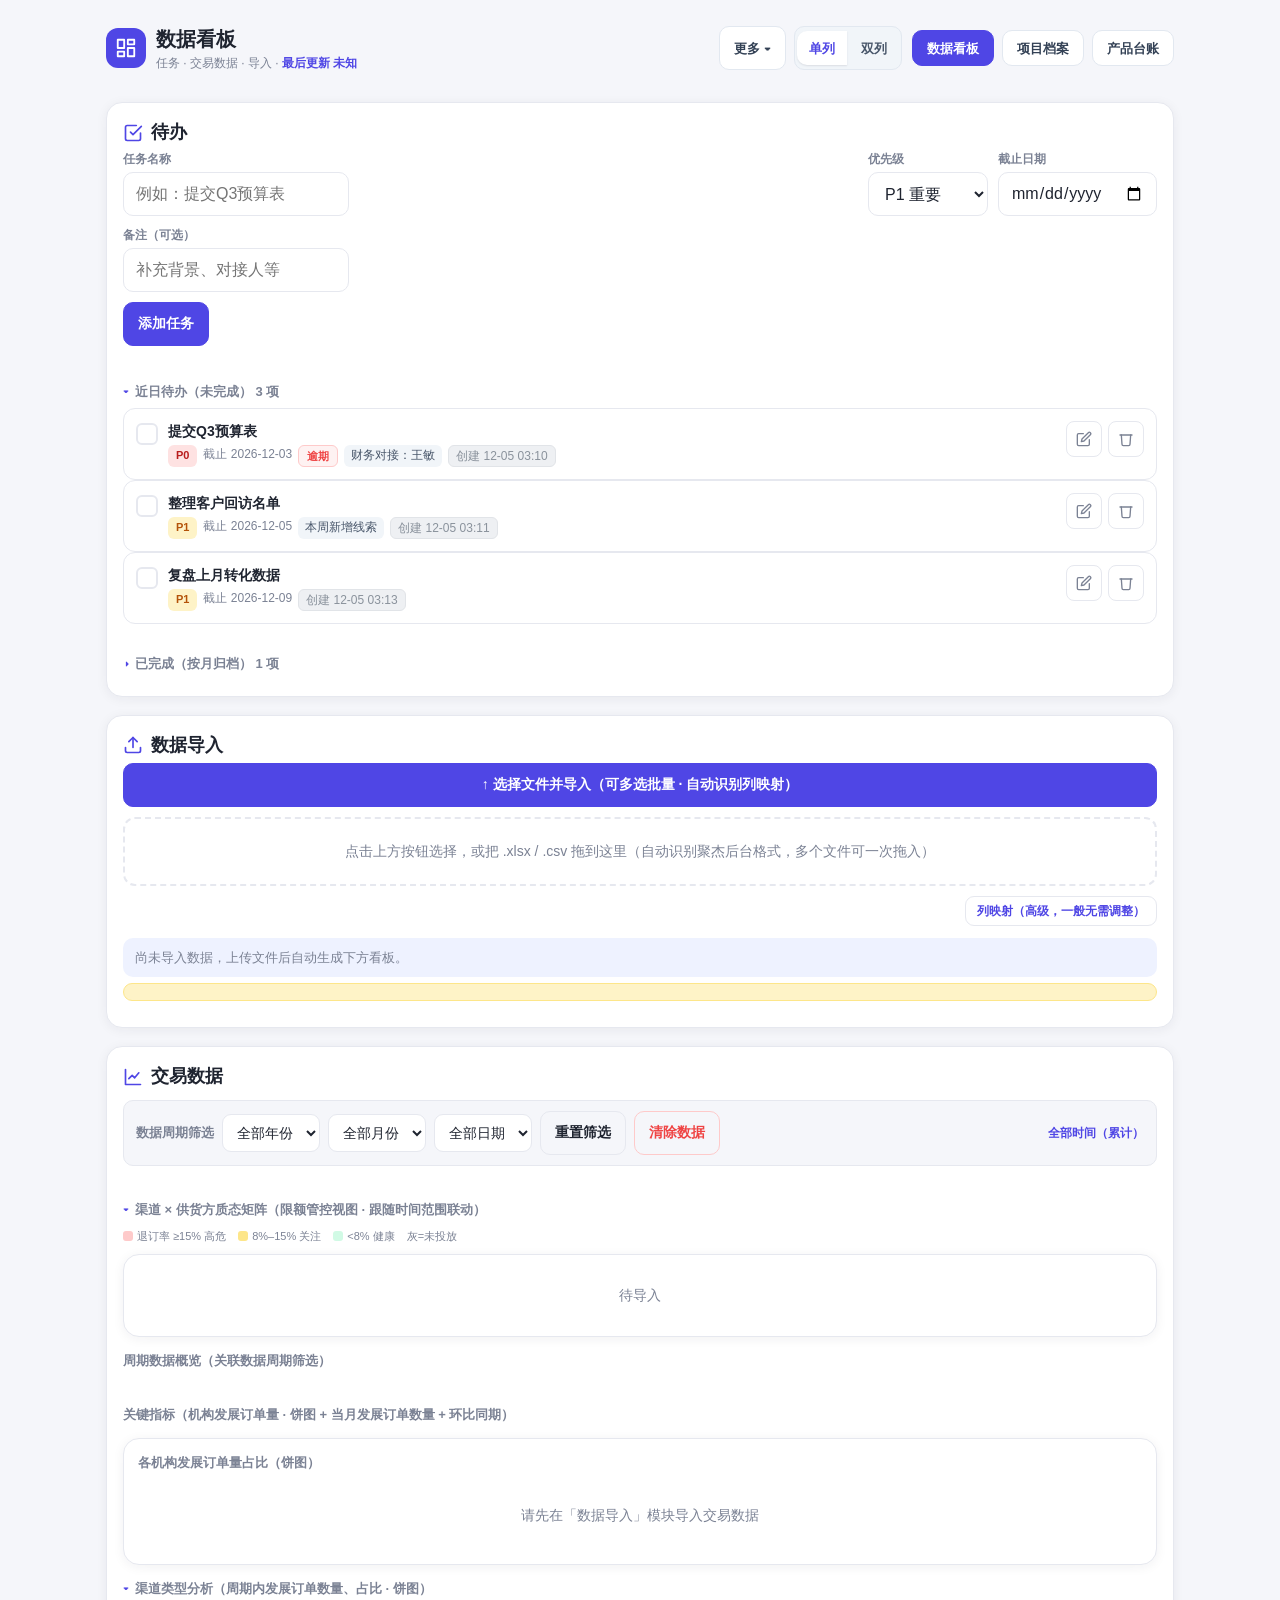
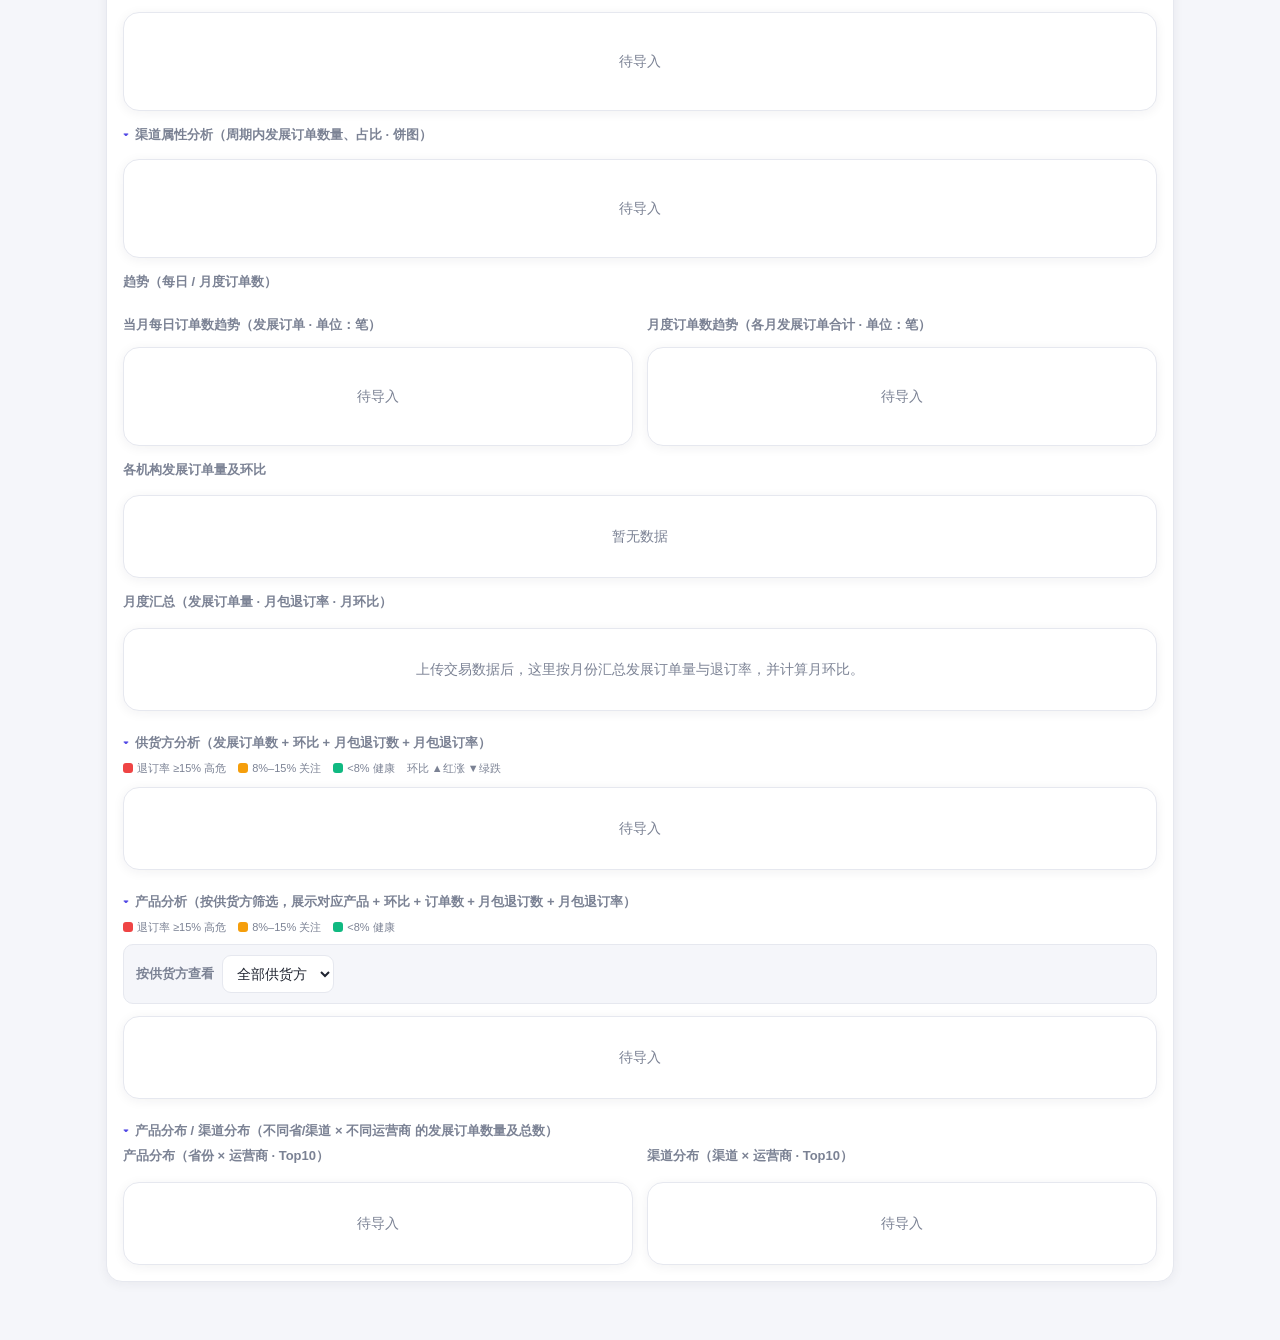
<file: index.html>
<!DOCTYPE html>
<html lang="zh-CN" data-page-node-id="kHN5H6spyeayzxvFx2FbiQ">
<head data-page-node-id="uadA5RlfrrL0GPWSyUUs8O">
<meta charset="UTF-8" data-page-node-id="eBq9xme3dvLUZEIzL7eEM0">
<meta name="viewport" content="width=device-width, initial-scale=1.0" data-page-node-id="grKx82kNLLXaB38oLoaBkQ">
<title>职场工作台 · 数据看板 / 项目档案 / 产品台账</title>
<style>
  html,body{height:100%;margin:0;background:#eef1f6;font-family:-apple-system,"PingFang SC","Microsoft YaHei",sans-serif;}
  .boot{height:100%;display:flex;flex-direction:column;align-items:center;justify-content:center;gap:14px;color:#475569;}
  .spinner{width:34px;height:34px;border-radius:50%;border:3px solid #dbe2ef;border-top-color:#4f46e5;animation:spin .8s linear infinite;}
  @keyframes spin{to{transform:rotate(360deg);}}
  .boot p{font-size:13px;}
  .boot .nav-hint{font-size:12px;color:#94a3b8;}
</style>
</head>
<body data-page-node-id="uP7SuTKmqMwWRY1Sje0zIN">
<div class="boot" data-page-node-id="1J17goV7RaHcPBYS97VRDE">
  <div class="spinner" data-page-node-id="Iyz6jccqUOGOhmNQ0gWkBc"></div>
  <p data-page-node-id="PLrTbTMMP6GnXOKTVeRuUH">正在打开工作台…</p>
  <div class="nav-hint" data-page-node-id="N5bIMX28xao9TvZvNVS5ne">板块切换统一在页面顶部的「数据看板 / 项目档案 / 产品台账」标签</div>
</div>
<script>
  // 入口页：直接跳转到最后使用的板块（默认数据看板）；板块间切换由各页面顶部统一 tab 承担（整页跳转），不再使用 iframe 壳，避免顶部双套切换按钮
  var TAB_BASE={dash:'dashboard.html',proj:'project.html',prod:'product.html'};
  var target='dashboard.html';
  try{
    var saved=JSON.parse(localStorage.getItem('wb_shell_tab')||'null');
    if(saved && saved.name && TAB_BASE[saved.name]){
      target=TAB_BASE[saved.name] + (saved.qs?('?'+saved.qs):'');
    }
  }catch(e){}
  location.replace(target);
</script>
</body>
</html>
</file>
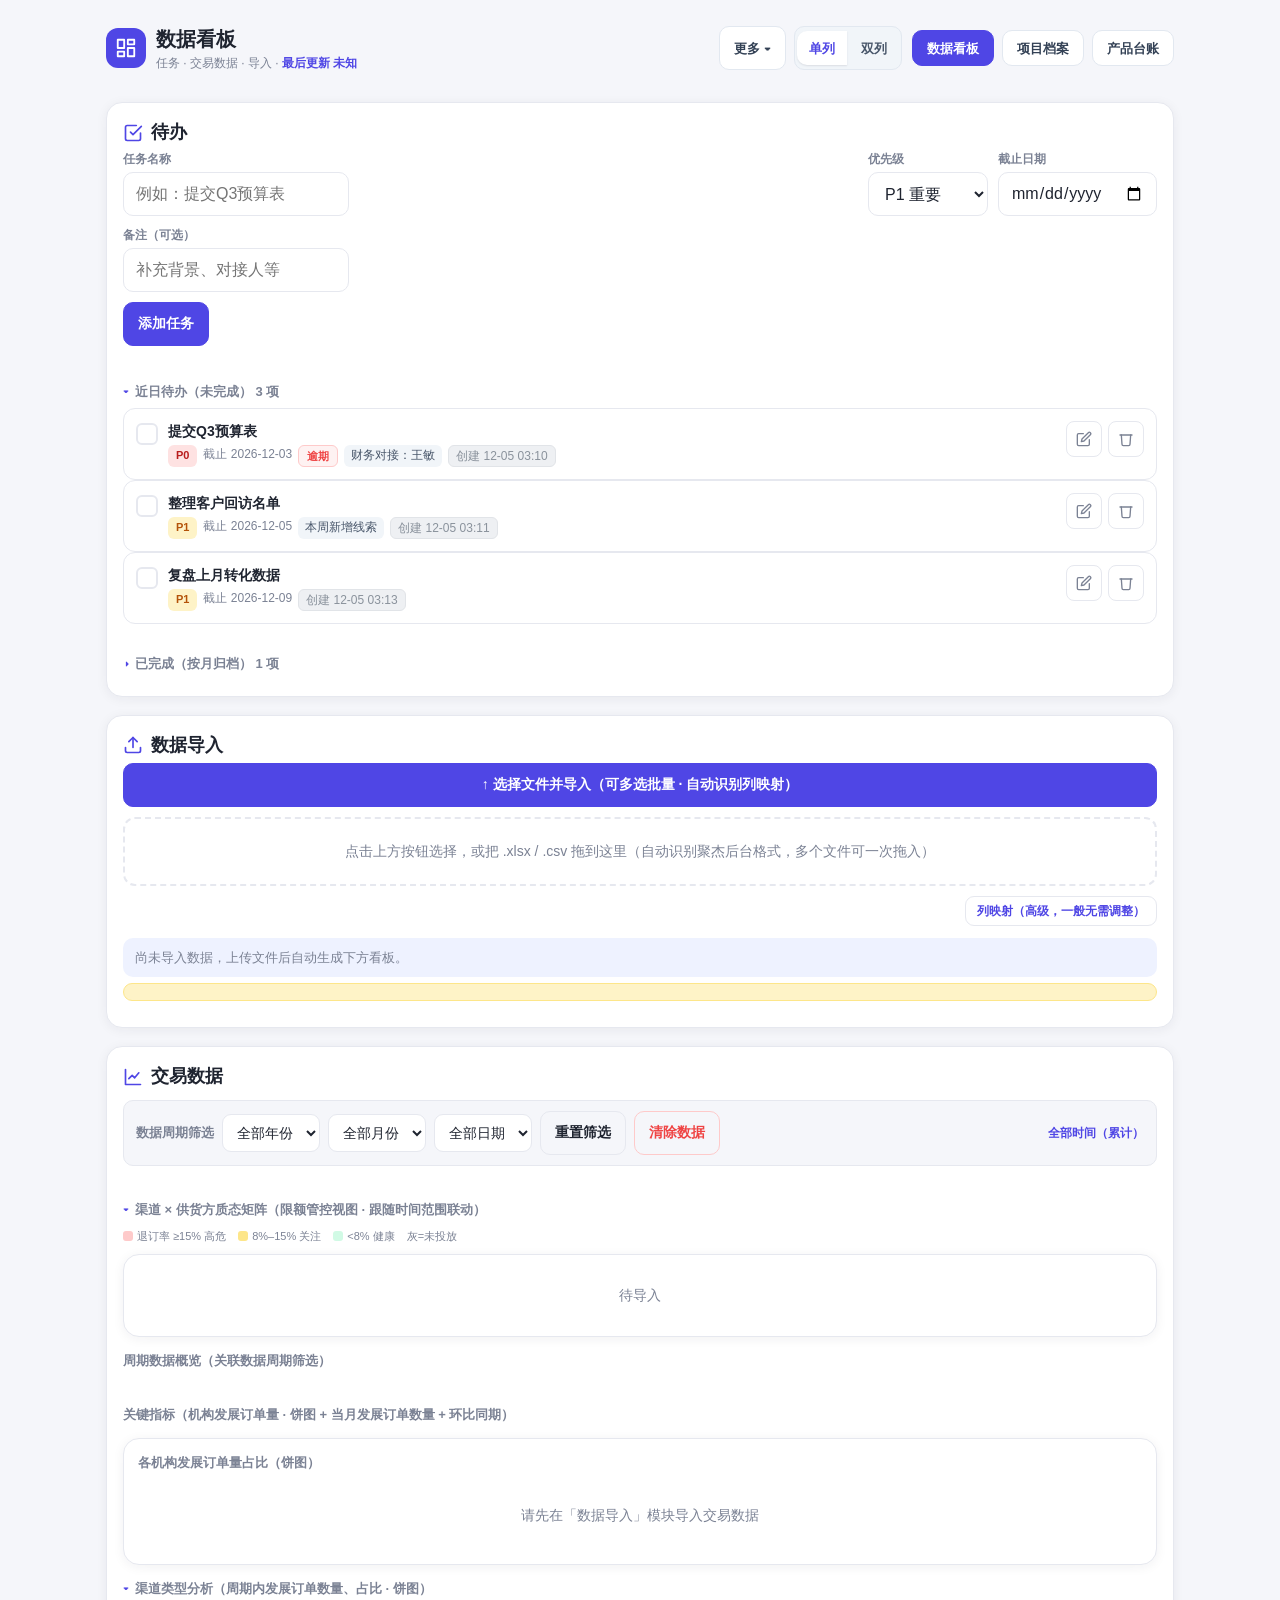
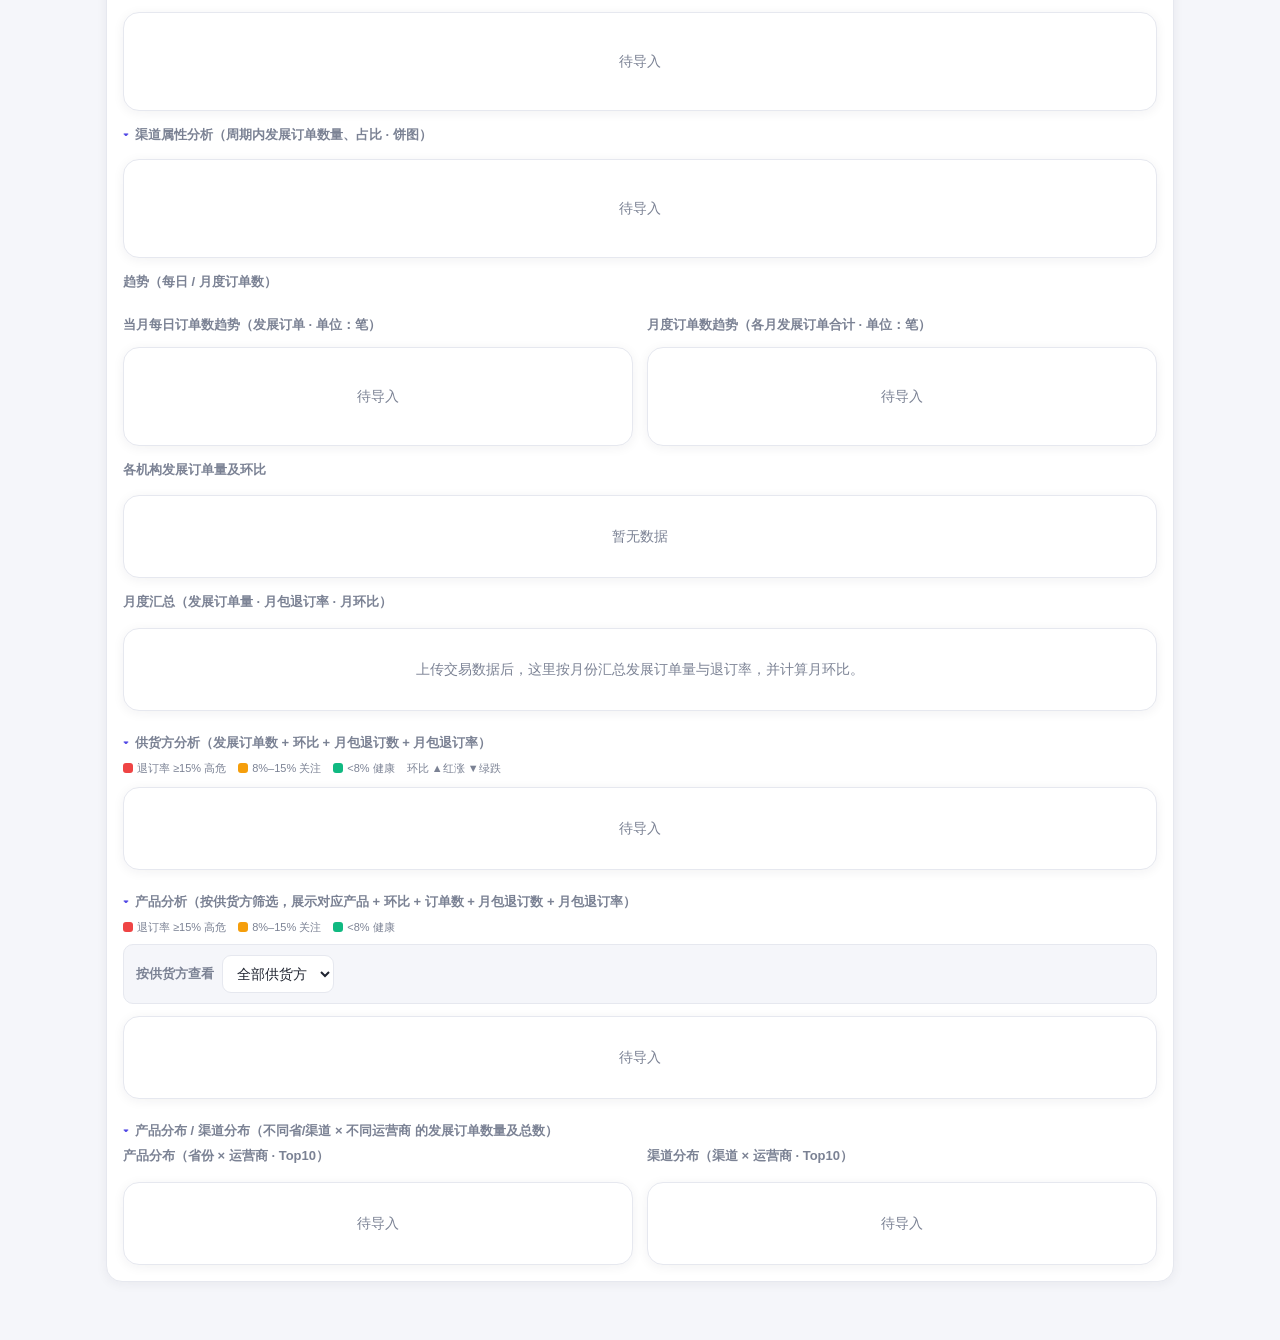
<file: dashboard.html>
<!DOCTYPE html>
<html lang="zh-CN">
<head>
<meta charset="UTF-8">
<meta name="viewport" content="width=device-width, initial-scale=1.0, viewport-fit=cover">
<script>
/* ===== 页面自我更新引导块（稳定代码，此块保持不变；通过 api.github.com 无缓存通道自检与自我替换）===== */
(function(){
  var APP_VER="2026-11-26.2";
  var SELF=(location.pathname.split("/").pop()||"dashboard.html");
  var REPO="nuohuai01/shuju01";
  function check(){
    if(typeof fetch!=="function")return; // jsdom/旧环境守卫
    fetch("https://api.github.com/repos/"+REPO+"/contents/version.json?t="+Date.now(),{cache:"no-store"})
      .then(function(r){if(!r.ok)throw 0;return r.json();})
      .then(function(j){
        var info=JSON.parse(new TextDecoder().decode(Uint8Array.from(atob(j.content.replace(/\s/g,"")),function(c){return c.charCodeAt(0);})));
        if(!info.ver||info.ver===APP_VER)return;
        var b=document.createElement("div");
        b.style.cssText="position:fixed;top:0;left:0;right:0;z-index:99999;background:#4f46e5;color:#fff;padding:10px 16px;font-size:14px;text-align:center;cursor:pointer;box-shadow:0 2px 8px rgba(0,0,0,.25);";
        b.textContent="🔄 页面代码有新版本（"+info.ver+"）· 点击立即更新（地址不变，约需数秒）";
        b.onclick=function(){
          b.textContent="正在获取新代码…";
          fetch("https://api.github.com/repos/"+REPO+"/contents/"+SELF+"?t="+Date.now(),{cache:"no-store"})
            .then(function(r){return r.json();})
            .then(function(m){return fetch("https://api.github.com/repos/"+REPO+"/git/blobs/"+m.sha,{cache:"no-store"}).then(function(r2){return r2.json();}).then(function(bl){
              var html=new TextDecoder().decode(Uint8Array.from(atob(bl.content.replace(/\s/g,"")),function(c){return c.charCodeAt(0);}));
              try{localStorage.setItem("wb_app_code_ver",info.ver);}catch(e){}
              document.open();document.write(html);document.close();
            });})
            .catch(function(e){b.textContent="更新失败："+e.message;setTimeout(function(){b.remove();},6000);});
        };
        (document.body||document.documentElement).appendChild(b);
      })
      .catch(function(){});
  }
  if(document.readyState==="loading")document.addEventListener("DOMContentLoaded",function(){setTimeout(check,800);});
  else setTimeout(check,800);
})();
</script>
<title>数据看板</title>
<script>if(window.self!==window.top)document.documentElement.classList.add('embedded');</script>
<script>
  window.addEventListener("error",function(e){try{var el=document.getElementById("gErr");if(!el){el=document.createElement("div");el.id="gErr";el.style.cssText="position:fixed;left:12px;bottom:12px;z-index:99999;background:#991b1b;color:#fff;padding:9px 14px;border-radius:10px;font-size:12.5px;line-height:1.5;max-width:72vw;box-shadow:0 6px 18px rgba(0,0,0,.28);display:none";document.body.appendChild(el);}el.textContent="页面出错："+(e.message||"未知错误")+(e.filename?"  ("+e.filename.split("/").pop()+":"+e.lineno+")":"");el.style.display="block";clearTimeout(el._t);el._t=setTimeout(function(){el.style.display="none";},7000);}catch(_){}});
  function goTab(n){try{localStorage.setItem("wb_shell_tab",JSON.stringify({name:n,qs:""}));}catch(e){}if(window.parent!==window&&parent.switchTab){parent.switchTab(n);return false;}return true;}
</script>
<script>
(function(){
  function labelAll(){
    document.querySelectorAll(".tx-table,.tbl").forEach(function(t){
      var heads=Array.from((t.tHead&&t.tHead.rows[0]&&t.tHead.rows[0].cells)||[]).map(function(th){return (th.textContent||"").replace(/\s+/g,"").trim();});
      Array.from(t.tBodies||[]).forEach(function(tb){
        Array.from(tb.rows||[]).forEach(function(tr){
          Array.from(tr.cells||[]).forEach(function(td,i){
            if(!td.dataset.label)td.dataset.label=heads[i]||"";
          });
        });
      });
    });
  }
  if(document.readyState==="loading")document.addEventListener("DOMContentLoaded",labelAll);
  else labelAll();
  setTimeout(labelAll,800);setTimeout(labelAll,2000);
})();
</script>

<link rel="stylesheet" href="common.css?v=2">
<style>
  :root{
    --primary:#4f46e5;
    --primary-soft:#eef2ff;
    --bg:#f5f6fa;
    --card:#ffffff;
    --text:#1f2430;
    --muted:#7b8294;
    --line:#e6e8ef;
    --red:#ef4444;
    --green:#10b981;
    --amber:#f59e0b;
    --radius:16px;
    --shadow:0 2px 12px rgba(31,36,48,.06);
  }
  *{box-sizing:border-box;-webkit-tap-highlight-color:transparent;}
  html,body{margin:0;padding:0;}
  body{
    font-family:-apple-system,BlinkMacSystemFont,"Segoe UI",Roboto,"PingFang SC","Microsoft YaHei",sans-serif;
    background:var(--bg);color:var(--text);font-size:16px;line-height:1.5;
    padding-bottom:env(safe-area-inset-bottom);
  }
  .wrap{max-width:1100px;margin:0 auto;padding:16px 16px 40px;}
  header{
    display:flex;align-items:center;justify-content:space-between;flex-wrap:wrap;gap:12px;
    padding:8px 0 16px;
  }
  .brand{display:flex;align-items:center;gap:10px;}
  .brand .logo{width:40px;height:40px;border-radius:12px;background:var(--primary);display:flex;align-items:center;justify-content:center;}
  .brand h1{font-size:20px;margin:0;font-weight:700;}
  .brand p{margin:0;font-size:12px;color:var(--muted);}
  .toolbar{display:flex;gap:8px;flex-wrap:wrap;}
  .btn{
    min-height:44px;border:1px solid var(--line);background:var(--card);color:var(--text);
    border-radius:10px;padding:0 14px;font-size:14px;cursor:pointer;display:inline-flex;align-items:center;gap:6px;
    transition:.15s; text-decoration:none;
  }
  .btn:hover{border-color:var(--primary);color:var(--primary);}
  .btn.primary{background:var(--primary);color:#fff;border-color:var(--primary);}
  .btn.primary:hover{filter:brightness(1.05);color:#fff;}
  .btn.ghost{background:transparent;}
  .btn.danger{color:#ef4444;border-color:#fecaca;}
  .btn.danger:hover{background:#fef2f2;}
  .btn.active{background:var(--primary);color:#fff;border-color:var(--primary);cursor:default;}
  .btn svg{width:18px;height:18px;}

  .store-flag{display:inline-flex;align-items:center;gap:6px;font-size:12px;color:var(--muted);background:var(--card);border:1px solid var(--line);border-radius:20px;padding:6px 12px;}
  .dot{width:8px;height:8px;border-radius:50%;background:var(--green);}

  .alert{background:#fff7ed;border:1px solid #fed7aa;color:#9a3412;border-radius:12px;padding:10px 14px;font-size:13px;margin-bottom:14px;display:none;}

  /* module */
  .module{background:var(--card);border-radius:var(--radius);box-shadow:var(--shadow);padding:16px;margin-bottom:18px;border:1px solid var(--line);}
  .module > h2{font-size:18px;margin:0 0 4px;display:flex;align-items:center;gap:8px;}
  .module > h2 svg{width:20px;height:20px;color:var(--primary);}
  .module > .desc{font-size:12px;color:var(--muted);margin:0 0 14px;}

  form .row{display:flex;gap:10px;flex-wrap:wrap;margin-bottom:10px;}
  form input,form select,form textarea{
    flex:1;min-width:120px;min-height:44px;border:1px solid var(--line);border-radius:10px;
    padding:0 12px;font-size:16px;font-family:inherit;background:#fff;color:var(--text);
  }
  form textarea{min-height:60px;padding:10px 12px;resize:vertical;}
  form .full{flex-basis:100%;}
  label.fld{font-size:12px;color:var(--muted);display:block;margin:0 0 4px;}

  .list{margin-top:14px;display:flex;flex-direction:column;gap:8px;}
  .card-item{display:flex;align-items:flex-start;gap:10px;padding:12px;border:1px solid var(--line);border-radius:12px;}
  .card-item.done{opacity:.55;}
  .card-item .ck{width:22px;height:22px;border-radius:6px;border:2px solid var(--line);flex-shrink:0;margin-top:2px;cursor:pointer;display:flex;align-items:center;justify-content:center;}
  .card-item.done .ck{background:var(--green);border-color:var(--green);}
  .card-item .ck svg{width:14px;height:14px;color:#fff;display:none;}
  .card-item.done .ck svg{display:block;}
  .card-item .info{flex:1;min-width:0;}
  .card-item .info .tt{font-size:14px;font-weight:600;}
  .card-item.done .info .tt{text-decoration:line-through;}
  .card-item .info .meta{font-size:12px;color:var(--muted);margin-top:3px;display:flex;flex-wrap:wrap;gap:6px;}
  .pill{font-size:11px;padding:2px 8px;border-radius:6px;font-weight:600;}
  .p0{background:#fee2e2;color:#b91c1c;}
  .p1{background:#fef3c7;color:#b45309;}
  .p2{background:#e0e7ff;color:#4338ca;}
  .badge-over{background:#fef2f2;color:var(--red);border:1px solid #fecaca;}
  .card-item .acts{display:flex;gap:6px;flex-shrink:0;}
  .icon-btn{width:36px;height:36px;border-radius:8px;border:1px solid var(--line);background:#fff;cursor:pointer;display:flex;align-items:center;justify-content:center;}
  .icon-btn svg{width:16px;height:16px;color:var(--muted);}
  .icon-btn.del:hover{border-color:var(--red);}
  .icon-btn.del:hover svg{color:var(--red);}
  .icon-btn.copy:hover{border-color:var(--primary);}
  .icon-btn.copy:hover svg{color:var(--primary);}
  .icon-btn.edit:hover{border-color:var(--primary);}
  .icon-btn.edit:hover svg{color:var(--primary);}

  .btn.sm{min-height:34px;padding:0 12px;font-size:13px;border-radius:8px;}
  .inline-in{display:block;width:100%;border:1px solid var(--line);border-radius:10px;padding:0 12px;font-size:15px;min-height:44px;background:#fff;color:var(--text);font-family:inherit;}
  .card-item .info .meta .note-chip{background:#f1f5f9;color:#475569;padding:1px 7px;border-radius:6px;}
  .card-item .info .meta .created-chip{background:#eef0f3;color:#8a929c;padding:1px 7px;border-radius:6px;border:1px solid #e1e4e8;}
  .einp{flex:1;min-width:0;min-height:38px;width:100%;border:1px solid var(--line);border-radius:8px;padding:0 10px;font-size:14px;font-family:inherit;background:#fff;color:var(--text);}
  select.einp{width:auto;min-width:120px;}
  .erow{display:flex;gap:8px;margin-top:6px;flex-wrap:wrap;}

  .kpis{display:grid;grid-template-columns:repeat(auto-fit,minmax(150px,1fr));gap:10px;margin-bottom:14px;}
  .kpi{background:var(--primary-soft);border-radius:12px;padding:12px;position:relative;}
  .kpi .nm{font-size:15px;font-weight:600;color:var(--muted);}
  .kpi .vl{font-size:22px;font-weight:700;margin:4px 0;font-variant-numeric:tabular-nums;}
  .kpi .dl{font-size:12px;font-weight:600;}
  .kpi .dl.up{color:var(--red);}
  .kpi .dl.down{color:var(--green);}
  .kpi .tag{display:inline-block;font-size:10px;font-weight:700;letter-spacing:.3px;padding:2px 7px;border-radius:6px;margin-bottom:6px;line-height:1.3;}
  .kpi .tag.cnt{background:#eef2ff;color:#4f46e5;}
  .kpi .tag.rate{background:#fef3c7;color:#b45309;}
  .kpi .u{font-size:13px;font-weight:600;color:var(--muted);margin-left:1px;}
  .kpi .vl.hi{color:var(--red);} .kpi .vl.mid{color:#f59e0b;} .kpi .vl.lo{color:var(--green);}

  .chart-box{background:var(--card);border:1px solid var(--line);border-radius:var(--radius);box-shadow:var(--shadow);padding:14px;margin-top:8px;}
  .chart-box h3{font-size:13px;margin:0 0 8px;color:var(--muted);}
  .chart-row{display:flex;gap:14px;flex-wrap:wrap;align-items:stretch;}
  .chart-row>.chart-box{flex:1;min-width:240px;}
  .trend-row{margin-top:4px;}
  .trend-col{flex:1;min-width:260px;display:flex;flex-direction:column;}
  .trend-col .chart-box{flex:1;margin-top:6px;}
  .dist-row{display:flex;gap:14px;flex-wrap:wrap;align-items:stretch;}
  .dist-col{flex:1;min-width:260px;display:flex;flex-direction:column;}
  .dist-col .chart-box{flex:1;margin-top:6px;}
  .dist-col .hn{width:32%;}
  .sub-title{font-size:13px;font-weight:600;color:var(--muted);margin:0 0 6px;}

  .cell-bar{display:flex;align-items:center;gap:8px;}
  .cell-bar .cbfill{flex:1;min-width:40px;height:14px;background:#eef1f8;border-radius:6px;overflow:hidden;max-width:160px;}
  .cell-bar .cbfill>i{display:block;height:100%;border-radius:6px;background:linear-gradient(90deg,#6366f1,#818cf8);}
  .cell-bar .cbval{font-variant-numeric:tabular-nums;font-weight:700;white-space:nowrap;}
  .legend{display:flex;flex-direction:column;gap:4px;font-size:12px;min-width:140px;}
  .legend .li{display:grid;grid-template-columns:14px minmax(64px,1fr) auto auto auto;align-items:center;gap:5px;}
  .legend .sw{width:12px;height:12px;border-radius:3px;}
  .legend .ln{white-space:normal;line-height:1.35;word-break:break-all;}
  .legend .lv{text-align:center;font-variant-numeric:tabular-nums;white-space:nowrap;}
  .legend .lp{text-align:center;font-variant-numeric:tabular-nums;white-space:nowrap;color:var(--muted);}
  .legend .lhb{text-align:center;font-variant-numeric:tabular-nums;white-space:nowrap;font-size:11px;}
  .legend .legend-hd{font-size:11px;color:var(--muted);font-weight:600;padding-bottom:3px;border-bottom:1px solid #eef1f8;margin-bottom:2px;}
  .legend .legend-hd .sw{background:transparent;}
  .legend .legend-hd .u{font-weight:400;color:var(--muted);font-size:10px;margin-left:1px;}
  .pie-wrap{display:inline-flex;align-items:center;gap:10px;flex-wrap:wrap;}
  .pie-wrap svg{flex-shrink:0;}
  /* 机构饼图联动：可点可悬停 */
  .pie-wrap svg path[data-dimk],.legend .li[data-dimk]{cursor:pointer;}
  .legend .li[data-dimk]:hover .ln{color:var(--accent,#4f46e5);}
  #kpiPie .pie-wrap{display:flex;flex-wrap:wrap;align-items:flex-start;justify-content:center;gap:18px;width:100%;}
  #kpiPie .pie-wrap svg{width:clamp(96px,16vw,140px);height:clamp(96px,16vw,140px);}
  #kpiPie .legend{display:grid;grid-template-columns:repeat(auto-fill,minmax(150px,1fr));gap:5px 16px;flex:1;min-width:200px;}
  #kpiPie .legend .li{grid-template-columns:12px minmax(0,1fr) auto auto auto;}
  #kpiPie .legend .legend-hd{grid-column:1/-1;}
  #kpiPie .legend .lv,#kpiPie .legend .lp,#kpiPie .legend .lhb{font-size:11px;}

  .dropzone{border:2px dashed var(--line);border-radius:12px;padding:22px;text-align:center;color:var(--muted);font-size:14px;cursor:pointer;transition:.15s;margin-bottom:12px;}
  .dropzone:hover{border-color:var(--primary);color:var(--primary);}
  .dropzone.over{border-color:var(--primary);background:var(--primary-soft);}
  .map-row{display:grid;grid-template-columns:repeat(auto-fit,minmax(150px,1fr));gap:10px;margin-top:6px;}
  .mf label{font-size:12px;color:var(--muted);display:block;margin-bottom:4px;}
  .mf select{width:100%;min-height:44px;border:1px solid var(--line);border-radius:10px;padding:0 10px;font-size:14px;background:#fff;color:var(--text);}
  .tx-meta{font-size:13px;color:var(--muted);margin:12px 0 6px;padding:10px 12px;background:var(--primary-soft);border-radius:10px;}
.tx-sup-banner{display:flex;align-items:center;gap:10px;flex-wrap:wrap;padding:8px 12px;margin:0 0 10px;background:#fef3c7;border:1px solid #fde68a;border-radius:10px;font-size:13px;color:#92400e;}
.tx-sup-banner b{color:#78350f;font-weight:700;}
.tx-sup-banner .linkbtn{margin-left:auto;font-size:12px;padding:3px 10px;}
  .tx-filter{display:flex;align-items:center;flex-wrap:wrap;gap:8px;margin:6px 0 12px;padding:10px 12px;background:var(--bg);border:1px solid var(--line);border-radius:10px;}
  .tx-filter .fl{font-size:13px;color:var(--muted);font-weight:600;}
  .tx-filter select{min-height:38px;border:1px solid var(--line);border-radius:9px;padding:0 10px;font-size:14px;background:#fff;color:var(--text);}
  .tx-filter .fl-val{font-size:12px;color:var(--primary);margin-left:auto;font-weight:600;}
  .tx-note{font-size:12px;color:var(--muted);margin:6px 0 0;}
  .tx-legend{display:flex;flex-wrap:wrap;gap:12px;font-size:11px;color:var(--muted);margin:8px 0 0;align-items:center;}
  .tx-legend .lg{display:inline-flex;align-items:center;gap:4px;}
  .tx-legend .sw{width:10px;height:10px;border-radius:3px;display:inline-block;}
  .tx-ctrl{display:flex;gap:10px;flex-wrap:wrap;align-items:center;margin-bottom:8px;}
  .tx-ctrl select{min-height:40px;border:1px solid var(--line);border-radius:10px;padding:0 10px;font-size:14px;background:#fff;color:var(--text);flex:1;min-width:140px;}
  .tx-table{width:100%;border-collapse:collapse;font-size:13px;}
  .tx-table th{padding:8px 10px;text-align:left;border-bottom:1px solid var(--line);white-space:normal;word-break:break-word;line-height:1.35;}
  .tx-table td{padding:8px 10px;text-align:left;border-bottom:1px solid var(--line);white-space:nowrap;}
  .tx-table td{font-variant-numeric:tabular-nums;}
  .tx-table th .u{font-weight:400;color:var(--muted);font-size:11px;margin-left:2px;}
  .tx-table td.rate{font-weight:700;}
  .tx-table th.txr,.tx-table td.txr{text-align:right;}
  .tx-table td.mup{color:var(--green);font-weight:700;}
  .tx-table td.mdown{color:var(--red);font-weight:700;}
  .tx-table th{color:var(--muted);font-weight:600;position:sticky;top:0;background:#fff;z-index:1;}
  .tx-table .lnk{color:var(--primary);text-decoration:none;border-bottom:1px dashed var(--primary);cursor:pointer;}
  .tx-table .lnk:hover{background:var(--primary-soft);}
  .tx-table tr.sup-hit td{background:#fefce8;}
  .tx-table tr.sup-hit td.nm{font-weight:700;}
  .tx-table td.nm{white-space:normal;word-break:break-all;max-width:220px;}
  .tx-table tbody tr:hover{background:var(--primary-soft);}
  .table-wrap{max-height:380px;overflow:auto;margin-top:8px;border:1px solid var(--line);border-radius:var(--radius);background:var(--card);box-shadow:var(--shadow);padding:2px 4px;}
  .table-wrap.no-scroll{max-height:none;overflow:visible;background:var(--card);border:1px solid var(--line);border-radius:var(--radius);box-shadow:var(--shadow);padding:6px 8px;margin-top:10px;}

  /* 窄屏适配：表格允许横向滚动，并给最小宽度保证列不挤碎 */
  @media(max-width:720px){
    .table-wrap{overflow-x:auto;-webkit-overflow-scrolling:touch;}
    .table-wrap.no-scroll{overflow-x:auto;overflow-y:visible;}
    .tx-table{font-size:12.5px;min-width:560px;}
    /* 手机端：保持横排表格 + 横向滑动（用户偏好，不做卡片化）；不截断内容，色块不溢出 */
    .tx-table thead{display:table-header-group!important;}
    .tx-table tbody tr{display:table-row!important;}
    .tx-table tbody td{display:table-cell!important;padding:6px 7px!important;vertical-align:middle;white-space:nowrap;}
    .tx-table tbody td::before{display:none!important;}
    .cell-bar{max-width:100%;}
    .cell-bar .cbfill{max-width:100%;min-width:28px;}
    .tx-table th,.tx-table td{padding:7px 8px;}
    .kpis{gap:8px;grid-template-columns:repeat(auto-fit,minmax(180px,1fr));}
    .kpi{padding:10px;}
    .kpi .vl{font-size:19px;}
    .kpi-tip{font-size:11.5px;line-height:1.55;padding:7px 9px;margin-top:6px;}
    .kpi-spark{position:absolute;top:10px;right:10px;width:96px;height:26px;display:block;}
    .trend-bars{width:76px;height:18px;display:block;}
    #kpiTable{min-width:880px;}
    .alert{font-size:12.5px;padding:7px 10px;}
    #kpiPie .pie-wrap{flex-direction:column;align-items:center;gap:10px;}
    #kpiPie .legend{grid-template-columns:1fr 1fr;width:100%;}
    .hbar{grid-template-columns:1fr!important;gap:4px;}
    .hbar .hn{white-space:normal;}
  }@media(max-width:600px){
    #kpiPie .legend{grid-template-columns:1fr;width:100%;}
    #kpiPie .legend .li{grid-template-columns:14px minmax(96px,1fr) auto auto auto;gap:6px;align-items:center;}
    #kpiPie .legend .lv,#kpiPie .legend .lp,#kpiPie .legend .lhb{font-size:11px;}
    .tx-table tbody td,.tx-table tbody tr td{padding:5px 0;}
    .tx-table tbody td::before{max-width:88px;}
  }

  .sec-title{font-size:13px;font-weight:600;color:var(--muted);margin:14px 0 6px;}
  .sec{margin-top:8px;}
  .sec-body .tx-note{margin-bottom:4px;}
  .sec-title.collapsible{cursor:pointer;user-select:none;display:flex;align-items:center;gap:6px;}
  .sec-title.collapsible:hover{color:var(--primary);}
  .sec-title .chev{display:inline-block;font-size:11px;line-height:1;transition:transform .15s ease;color:var(--primary);}
  .sec.collapsed .sec-title .chev{transform:rotate(-90deg);}
  .sec.collapsed .sec-body{display:none;}

  /* 布局切换 */
  .layout-ctl{display:inline-flex;}
  .layout-ctl .btn{border-radius:0;padding:0 12px;min-height:34px;}
  .layout-ctl .btn:first-child{border-radius:10px 0 0 10px;}
  .layout-ctl .btn:last-child{border-radius:0 10px 10px 0;}
  .layout-ctl .btn.active{background:var(--primary);color:#fff;border-color:var(--primary);}
  .main-grid{display:block;}
  body.layout-wide .wrap{max-width:none;padding:clamp(16px,2vw,28px) clamp(20px,4vw,56px) 40px;}
  body.layout-wide .main-grid{display:flex;gap:16px;align-items:flex-start;}
  body.layout-wide .dash-col{width:380px;flex-shrink:0;position:sticky;top:12px;max-height:calc(100vh - 24px);overflow-y:auto;}
  body.layout-wide .list-col{flex:1;min-width:0;width:100%;}
  body.layout-wide .dash-col .module .desc{font-size:12px;}
  body.layout-wide .dash-col form .row{flex-direction:column;gap:8px;}
  body.layout-wide .dash-col form .row>div{width:100%;}
  body.layout-wide .dash-col form .row input,body.layout-wide .dash-col form .row select{width:100%;min-width:0;}
  body.layout-wide .dash-col #kpiCards{grid-template-columns:repeat(auto-fit,minmax(100px,1fr));gap:8px;}
  body.layout-wide .dash-col #kpiCards .kpi{padding:10px;}
  body.layout-wide .dash-col #kpiCards .kpi .vl{font-size:19px;}
  body.layout-wide .dash-col .chart-row{flex-direction:column;align-items:stretch;gap:14px;}
  body.layout-wide .dash-col .trend-row{flex-direction:column;gap:14px;}
  body.layout-wide .dash-col .trend-col{min-width:0;}
  body.layout-wide .dash-col .chart-row>.chart-box{min-width:0;}
  body.layout-wide .dash-col .chart-box{padding:14px;margin-top:8px;}
  body.layout-wide .dash-col .sec-title{margin:14px 0 6px;}

  @media(max-width:1440px){
  /* 窄屏/小屏：双列自动降为单列 —— 既不用内部横向滚动，也不出页面级横滚；
     只由可用宽度决定，与屏幕比例/分辨率切换无关（换显示器/缩放都不会跳版） */
  body.layout-wide .wrap{overflow-x:visible;}
  body.layout-wide .main-grid{flex-direction:column;min-width:0;}
  body.layout-wide .dash-col{width:100%!important;max-width:none;flex:none;position:static;max-height:none;overflow-y:visible;margin-bottom:16px;}
  body.layout-wide .list-col{width:100%;flex:none;min-width:0;}
  }
  @media(max-width:600px){
    .toolbar{width:100%;}
    .toolbar .btn{flex:1;justify-content:center;}
    .brand h1{font-size:18px;}
    .layout-ctl{width:100%;}
    .layout-ctl .btn{flex:1;}
  }

  /* 数据补充（待补充渠道方）卡片 */
  .cm-list{display:flex;flex-direction:column;gap:8px;margin-top:8px;max-height:380px;overflow:auto;}
  .cm-row{display:flex;flex-direction:column;gap:7px;padding:10px 12px;border:1px solid var(--line);border-radius:10px;background:#fff;}
  .cm-row.cm-unrec{border-color:#fca5a5;background:#fef2f2;}
  .cm-top{display:flex;justify-content:space-between;align-items:center;gap:8px;}
  .cm-name{font-size:13px;font-weight:600;color:var(--text);overflow:hidden;text-overflow:ellipsis;white-space:nowrap;display:flex;align-items:center;gap:6px;}
  .cm-cnt{font-size:11px;color:var(--muted);font-variant-numeric:tabular-nums;white-space:nowrap;font-weight:400;}
  .cm-bot{display:flex;gap:8px;}
  .cm-bot select{flex:1;min-width:0;}
  .cm-type,.cm-attr{min-height:34px;border:1px solid var(--line);border-radius:8px;padding:0 8px;font-size:13px;background:#fff;color:var(--text);}
  .cm-badge{display:inline-block;margin-left:8px;padding:1px 9px;border-radius:999px;font-size:11px;font-weight:600;background:#fee2e2;color:#dc2626;vertical-align:middle;}
  .cm-toolbar{display:flex;flex-wrap:wrap;gap:10px;align-items:center;margin:10px 0;}
  .cm-toolbar input[type=text]{flex:1 1 200px;min-height:34px;padding:0 10px;border:1px solid var(--line);border-radius:8px;background:#fff;color:var(--text);font-family:inherit;}
  .cm-stats{margin-left:auto;font-size:12px;color:var(--muted);white-space:nowrap;}
  .cm-actions{display:flex;gap:8px;flex-wrap:wrap;margin-bottom:8px;}
  .chan-warn{display:flex;align-items:center;gap:10px;margin:10px 0;padding:10px 14px;border:1px solid #fca5a5;border-radius:10px;background:#fef2f2;color:#b91c1c;font-size:13px;cursor:pointer;}
  .chan-warn:hover{background:#fee2e2;}
  .chan-warn .cw-go{margin-left:auto;padding:5px 12px;border:1px solid #fca5a5;border-radius:8px;background:#fff;color:#b91c1c;font-weight:600;white-space:nowrap;}
  .tx-warn{display:flex;align-items:center;gap:8px;margin:6px 0;padding:8px 12px;border:1px solid #fbbf24;border-radius:8px;background:#fffbeb;color:#b45309;font-size:12px;}

  .up{color:var(--red);} .down{color:var(--green);} .flat{color:var(--muted);}

  .hidden{display:none;}
  .file-hidden{position:absolute;left:-9999px;top:auto;width:1px;height:1px;opacity:0;overflow:hidden;pointer-events:none;}
  /* 已完成筛选 */
  .done-filters{display:flex;flex-wrap:wrap;align-items:center;gap:6px;margin:10px 0;padding:8px 10px;background:#f8fafc;border:1px solid var(--line);border-radius:10px;}
  .done-filters .df-label{font-size:12px;color:var(--muted);font-weight:600;}
  .done-filters select,.done-filters .df-kw{font-size:12px;padding:4px 8px;border:1px solid var(--line);border-radius:7px;background:#fff;color:var(--text);max-width:160px;}
  .done-filters .df-kw{flex:1;min-width:150px;}
  .df-hit{font-size:12px;color:var(--muted);margin-top:8px;}
  .df-hit b{color:var(--primary);}
  .archive-note{font-size:12px;color:var(--muted);background:#f8fafc;border:1px dashed var(--line);border-radius:8px;padding:8px 10px;margin-top:8px;line-height:1.5;}
  .archive-note b{color:#475569;}
  .single-metric{display:flex;flex-direction:column;align-items:center;justify-content:center;min-height:150px;gap:8px;}
  .single-metric .big-val{font-size:38px;font-weight:700;color:var(--text);}
  .single-metric .big-val .u{font-size:15px;font-weight:500;color:var(--muted);margin-left:4px;}
  .single-metric .big-lbl{font-size:13px;color:var(--muted);}
  /* 横向条形 */
  .hbar{display:flex;align-items:center;gap:8px;margin-bottom:7px;}
  .hbar .hn{width:40%;font-size:12px;color:var(--text);overflow:hidden;text-overflow:ellipsis;white-space:nowrap;}
  .hbar .hdev,.hbar .hunsub{width:12%;font-size:12px;text-align:center;font-variant-numeric:tabular-nums;color:var(--text);}
  .hbar .hvrate{flex:1;display:flex;align-items:center;gap:8px;}
  .hbar .htrack{flex:1;background:#eef1f8;border-radius:6px;height:14px;overflow:hidden;}
  .hbar .hfill{height:100%;border-radius:6px;}
  .hbar .hv{font-size:12px;text-align:right;font-variant-numeric:tabular-nums;white-space:nowrap;}
  .hbar-header{display:flex;align-items:center;gap:8px;padding:6px 8px;background:var(--primary-soft);border-radius:8px;font-size:12px;font-weight:600;color:var(--muted);margin-bottom:8px;}
  .hbar-header .hn{width:40%;}
  .hbar-header .hdev,.hbar-header .hunsub{width:12%;text-align:center;}
  .hbar-header .hvrate{flex:1;text-align:right;}
  .hbar-header .u{font-weight:400;color:var(--muted);font-size:11px;margin-left:2px;}
  .hbar-share{display:grid;grid-template-columns:minmax(60px,1fr) 72px 64px minmax(80px,1.5fr);align-items:center;gap:6px;margin-bottom:5px;}
  .hbar-share .hn{font-size:12px;color:var(--text);overflow:hidden;text-overflow:ellipsis;white-space:nowrap;}
  .hbar-share .hdev{text-align:right;font-size:12px;font-variant-numeric:tabular-nums;color:var(--muted);}
  .hbar-share .hhb{text-align:right;font-size:12px;font-variant-numeric:tabular-nums;}
  .hbar-share .hpct-bar{display:flex;align-items:center;gap:6px;}
  .hbar-share .hpct-bar .hvpct{font-size:12px;font-variant-numeric:tabular-nums;width:42px;text-align:right;}
  .hbar-share .htrack{background:#eef1f8;border-radius:6px;height:12px;overflow:hidden;flex:1;min-width:30px;}
  .hbar-share .hfill{height:100%;border-radius:6px;}
  .hbar-share-hd{font-size:11px;color:var(--muted);font-weight:600;padding-bottom:4px;border-bottom:1px solid #eef1f8;margin-bottom:4px;}
  .hbar-share-hd .hn-h{color:var(--muted);font-weight:600;}
  .hbar-share-hd .hdev-h,.hbar-share-hd .hhb-h{text-align:right;}
  .hbar-share-hd .hpct-h{text-align:left;padding-left:48px;}
  .hbar-share-hd .u{font-weight:400;color:var(--muted);font-size:10px;margin-left:2px;}
  /* 页面内提示条与确认弹窗 */
  .wb-toast{position:fixed;left:50%;bottom:26px;transform:translateX(-50%) translateY(20px);background:#1f2430;color:#fff;padding:10px 18px;border-radius:10px;font-size:13px;line-height:1.6;max-width:min(560px,90vw);box-shadow:0 8px 24px rgba(0,0,0,.25);opacity:0;pointer-events:none;transition:opacity .2s ease,transform .2s ease;z-index:1200;}
  .wb-toast.show{opacity:1;transform:translateX(-50%) translateY(0);}
  .wb-toast.ok{background:#065f46;}
  .wb-toast.err{background:#991b1b;}
  .wb-cfm-mask{position:fixed;inset:0;background:rgba(15,23,42,.45);display:none;align-items:center;justify-content:center;z-index:1100;}
  .wb-cfm-mask.show{display:flex;}
  .wb-cfm{width:min(440px,92vw);background:#fff;border-radius:14px;padding:20px 22px;box-shadow:0 20px 50px rgba(0,0,0,.25);}
  .wb-cfm h3{margin:0 0 6px;font-size:16px;color:var(--text);}
  .wb-cfm .m-msg{font-size:13px;color:var(--text);line-height:1.7;}
  .wb-cfm .m-msg b{color:#991b1b;}
  .wb-cfm .m-acts{display:flex;justify-content:flex-end;gap:10px;margin-top:18px;}
  .wb-cfm .m-input{width:100%;padding:9px 10px;border:1px solid #cbd5e1;border-radius:8px;font-size:13px;margin-top:4px;font-family:inherit;}
  .wb-cfm .m-input:focus{outline:2px solid #93c5fd;border-color:#3b82f6;}
  .wb-cfm .m-field{margin-top:12px;text-align:left;}
  .wb-cfm .m-field label{font-size:12px;color:#5b6b80;display:block;margin-bottom:2px;line-height:1.5;}
  .more-wrap{position:relative;display:inline-block;}
  .more-menu{display:none;position:absolute;top:calc(100% + 6px);right:0;background:#fff;border:1px solid #dbe4ef;border-radius:10px;box-shadow:0 8px 24px rgba(0,0,0,.18);padding:6px;flex-direction:column;gap:4px;z-index:1050;min-width:150px;}
  .more-menu.show{display:flex;}
  .more-menu .btn{width:100%;justify-content:flex-start;}

  /* 方案A 优化 */
  #alert{display:none!important;}
  .legend .ln{font-size:11.5px;line-height:1.3;}
  #kpiPie .legend{max-height:300px;overflow-y:auto;padding-right:2px;}
  .legend .li{grid-template-columns:14px minmax(72px,1fr) auto;gap:8px;}
  .legend .lv,.legend .lhb{display:none;}
  .legend .lp{white-space:nowrap;text-align:right;}

  /* 月表数值列：只禁止换行，宽度交给自适应列宽（原写死 min-width:92px 会导致窄屏横向溢出） */
  #monthlyTable th,#monthlyTable td{white-space:nowrap;}

  /* 渠道类型/属性：环形图 + 图例（合并卡片）与联动高亮 */
  .ring-card{display:flex;gap:16px;align-items:center;justify-content:center;padding:2px 0;border:0;background:transparent;width:100%;box-sizing:border-box;}
  .ring-box{flex:0 0 auto;}
  .ring-box svg{width:clamp(96px,11vw,176px);height:auto;}
  .ring-legend{flex:0 1 760px;min-width:0;max-width:760px;display:flex;flex-direction:column;gap:8px;justify-content:center;}
  .rd-head,.rd-row{display:grid;grid-template-columns:118px 230px 58px 60px 50px 52px 54px 68px;gap:10px;align-items:center;font-size:11.5px;}
  .rd-v{text-align:right;}
  @media(max-width:900px){
    .ring-legend{flex:1 1 auto;max-width:100%;}
  }
  @media(max-width:720px){
    .ring-card{flex-direction:column;align-items:stretch;gap:12px;}
    .ring-box{align-self:center;}
    .rd-head,.rd-row{grid-template-columns:92px 140px 52px 54px 46px 48px 48px 60px;gap:6px;font-size:11px;}
  }
  .rd-head{color:var(--muted);font-size:11.5px;}
  .rd-row{cursor:pointer;transition:opacity .15s,transform .15s;}
  .rd-nm{color:var(--text);white-space:nowrap;overflow:hidden;text-overflow:ellipsis;}
  .rd-head>span{white-space:nowrap;}
  .rd-bars{display:flex;flex-direction:column;gap:3px;}
  .rd-bar{display:block;height:9px;border-radius:5px;background:#eef1f8;overflow:hidden;}
  .rd-bar>i{display:block;height:100%;background:#534AB7;}
  .rd-gray{height:5px;border-radius:3px;}
  .rd-gray>i{background:#94a3b8;}
  .rd-v{text-align:right;color:var(--text);white-space:nowrap;font-variant-numeric:tabular-nums;min-width:0;overflow:hidden;text-overflow:ellipsis;}
  .rd-v em{font-style:normal;font-size:11.5px;}
  .rd-p{text-align:right;color:var(--text);font-variant-numeric:tabular-nums;white-space:nowrap;}
  .rd-p.up-red{color:var(--red);font-weight:600;}
  .rd-p.down-green{color:var(--green);font-weight:600;}
  .rd-p.flat{color:var(--muted);}
  .rd-pg{color:var(--muted);}
  .rd-tip{font-size:11.5px;color:var(--muted);margin-top:2px;}
  [data-dimgroup] [data-dimk]{transition:opacity .15s,transform .15s;}
  [data-dimgroup].dimmed [data-dimk]{opacity:.32;}
  /* 高亮只提亮自身、不加 transform：scale(1.02) 会把 531px 的整行放大 ~10px → 触发横向滚动条 */
  [data-dimgroup] [data-dimk].hl{opacity:1;}
  [data-dimgroup] svg [data-dimk]{transition:stroke-width .15s,opacity .15s;}
  /* 高亮时按环带各自加粗：原来统一改成 20 会让「内环 r38+20」与「外环 r52+20」相交，灰环盖住彩环（遮盖） */
  [data-dimgroup] svg circle.rk-out[data-dimk].hl{stroke-width:23.5;}   /* 外环：37.25~60.75 */
  [data-dimgroup] svg circle.rk-in[data-dimk].hl{stroke-width:15.5;}    /* 内环：19.75~35.25，与外环不重叠 */
  [data-dimgroup] tr[data-dimk].hl td{background:#f3f5ff;}

  /* 渠道类型/渠道属性：环形图缩到「机构饼图」同尺寸(110px) + 图例收窄 → 双列宽屏可并排 */
  @media(min-width:1500px){
    body.layout-wide #txMainSec>.sec-duo{display:grid;grid-template-columns:minmax(0,1fr) minmax(0,1fr);gap:12px;align-items:start;}
    body.layout-wide #txMainSec>.sec-duo>.sec{min-width:0;}
    body.layout-wide #txMainSec>.sec-duo .ring-card{flex-direction:row;align-items:center;justify-content:flex-start;gap:8px;}
    body.layout-wide #txMainSec>.sec-duo .ring-legend{flex:1 1 auto;min-width:0;max-width:none;}
    body.layout-wide #txMainSec>.sec-duo .ring-box svg{width:110px;}
    body.layout-wide #txMainSec>.sec-duo .rd-head,body.layout-wide #txMainSec>.sec-duo .rd-row{grid-template-columns:42px minmax(24px,1fr) 42px 52px 38px 38px 40px 52px;gap:3px;font-size:10px;}
    body.layout-wide #txMainSec>.sec-duo .rd-head>span{white-space:normal;line-height:1.12;}
    body.layout-wide #txMainSec>.sec-duo .sec-title{font-size:12px;}
    body.layout-wide #txMainSec>.sec-duo .tx-note{font-size:11px;}
  }

  /* ===== 交易分析区：模块视觉顺序（仅调 order，不改 DOM，不影响任何数据联动）===== */
  #txMainSec{display:flex;flex-direction:column;}
  #txMainSec>h2,#txMainSec>.desc,#txMainSec>.tx-filter,#txMainSec>#chanWarn{order:0;}
  #txOverviewTitle{order:1;} #txKpis{order:2;}
  #txKpiTitle{order:3;} #txKpiPieBox{order:4;}
  /* 各机构发展订单量及环比：下沉到「趋势」之后 */
  #kpiTableTitle{order:10;} #txKpiTableWrapReal{order:11;}
  #txMainSec>.sec-duo{order:7;}
  #txTrendTitle{order:8;} #txMainSec>.trend-row{order:9;}
  #txMonthlyTitle{order:20;} #txMonthlyWrap{order:21;}
  #txSup{order:30;} #txProd{order:31;} #txDistSec{order:32;}

  .ring-box{display:flex;flex-direction:column;align-items:center;min-width:0;}
  .ring-cap{font-size:11px;color:var(--muted);text-align:center;margin-top:5px;line-height:1.35;max-width:110px;}
</style>

<script>
if(/share=1/.test(location.search)){(function(){
  var DEMO_SNAPSHOT={"_export": "workdash_full", "_v": 3, "time": "演示模式", "ls": {"wb_workdash_tasks": "[{\"id\": \"demo-t1\", \"name\": \"示例任务 · 每日导入交易明细\", \"date\": \"2026-10-29\", \"val\": \"\", \"cat\": \"示例\"}, {\"id\": \"demo-t2\", \"name\": \"示例任务 · 周五前核对渠道映射\", \"date\": \"2026-10-31\", \"val\": \"\", \"cat\": \"示例\"}]", "wb_workdash_metrics": "[{\"id\": \"demo-m1\", \"name\": \"月包退订率\", \"date\": \"2026-10-01\", \"val\": 3.65, \"cat\": \"交易数据\"}, {\"id\": \"demo-m2\", \"name\": \"发展订单量\", \"date\": \"2026-10-01\", \"val\": 426, \"cat\": \"交易数据\"}]", "wb_workdash_reports": "[]"}, "tx": {"meta": {"file": "演示数据", "importedFiles": ["演示数据（示例，非真实业务数据）"], "rows": 426, "uniqueOrders": 426, "time": "演示模式", "dateMin": "2026-08-01", "dateMax": "2026-10-28", "statusCounts": {}, "partyRowsTrimmed": false, "partyMapped": true}, "supplierDay": {"示例供货方A": {"2026-08-01": {"dev": 10, "unsub": 0, "monthDev": 10}, "2026-08-08": {"dev": 13, "unsub": 1, "monthDev": 12}, "2026-08-15": {"dev": 16, "unsub": 0, "monthDev": 16}, "2026-08-22": {"dev": 10, "unsub": 1, "monthDev": 9}, "2026-08-28": {"dev": 13, "unsub": 0, "monthDev": 13}, "2026-09-01": {"dev": 17, "unsub": 1, "monthDev": 16}, "2026-09-08": {"dev": 11, "unsub": 0, "monthDev": 11}, "2026-09-15": {"dev": 14, "unsub": 1, "monthDev": 13}, "2026-09-22": {"dev": 17, "unsub": 0, "monthDev": 17}, "2026-09-28": {"dev": 11, "unsub": 1, "monthDev": 10}, "2026-10-01": {"dev": 15, "unsub": 0, "monthDev": 15}, "2026-10-08": {"dev": 18, "unsub": 1, "monthDev": 17}, "2026-10-15": {"dev": 12, "unsub": 0, "monthDev": 12}, "2026-10-22": {"dev": 15, "unsub": 1, "monthDev": 14}, "2026-10-28": {"dev": 18, "unsub": 0, "monthDev": 18}}, "示例供货方B": {"2026-08-01": {"dev": 17, "unsub": 1, "monthDev": 16}, "2026-08-08": {"dev": 11, "unsub": 0, "monthDev": 11}, "2026-08-15": {"dev": 14, "unsub": 1, "monthDev": 13}, "2026-08-22": {"dev": 17, "unsub": 0, "monthDev": 17}, "2026-08-28": {"dev": 11, "unsub": 1, "monthDev": 10}, "2026-09-01": {"dev": 15, "unsub": 0, "monthDev": 15}, "2026-09-08": {"dev": 18, "unsub": 1, "monthDev": 17}, "2026-09-15": {"dev": 12, "unsub": 0, "monthDev": 12}, "2026-09-22": {"dev": 15, "unsub": 1, "monthDev": 14}, "2026-09-28": {"dev": 18, "unsub": 0, "monthDev": 18}, "2026-10-01": {"dev": 13, "unsub": 1, "monthDev": 12}, "2026-10-08": {"dev": 16, "unsub": 0, "monthDev": 16}, "2026-10-15": {"dev": 10, "unsub": 1, "monthDev": 9}, "2026-10-22": {"dev": 13, "unsub": 0, "monthDev": 13}, "2026-10-28": {"dev": 16, "unsub": 1, "monthDev": 15}}}, "productDay": {"示例产品A1": {"2026-08-01": {"dev": 5, "unsub": 1, "monthDev": 4}, "2026-08-08": {"dev": 6, "unsub": 0, "monthDev": 6}, "2026-08-15": {"dev": 7, "unsub": 0, "monthDev": 7}, "2026-08-22": {"dev": 3, "unsub": 1, "monthDev": 2}, "2026-08-28": {"dev": 4, "unsub": 0, "monthDev": 4}, "2026-09-01": {"dev": 6, "unsub": 0, "monthDev": 6}, "2026-09-08": {"dev": 2, "unsub": 0, "monthDev": 2}, "2026-09-15": {"dev": 3, "unsub": 1, "monthDev": 2}, "2026-09-22": {"dev": 4, "unsub": 0, "monthDev": 4}, "2026-09-28": {"dev": 2, "unsub": 0, "monthDev": 2}, "2026-10-01": {"dev": 2, "unsub": 0, "monthDev": 2}, "2026-10-08": {"dev": 3, "unsub": 1, "monthDev": 2}, "2026-10-15": {"dev": 2, "unsub": 0, "monthDev": 2}, "2026-10-22": {"dev": 2, "unsub": 0, "monthDev": 2}, "2026-10-28": {"dev": 2, "unsub": 1, "monthDev": 1}}, "示例产品A2": {"2026-08-01": {"dev": 5, "unsub": 1, "monthDev": 4}, "2026-08-08": {"dev": 6, "unsub": 0, "monthDev": 6}, "2026-08-15": {"dev": 7, "unsub": 0, "monthDev": 7}, "2026-08-22": {"dev": 3, "unsub": 1, "monthDev": 2}, "2026-08-28": {"dev": 4, "unsub": 0, "monthDev": 4}, "2026-09-01": {"dev": 6, "unsub": 0, "monthDev": 6}, "2026-09-08": {"dev": 2, "unsub": 0, "monthDev": 2}, "2026-09-15": {"dev": 3, "unsub": 1, "monthDev": 2}, "2026-09-22": {"dev": 4, "unsub": 0, "monthDev": 4}, "2026-09-28": {"dev": 2, "unsub": 0, "monthDev": 2}, "2026-10-01": {"dev": 2, "unsub": 0, "monthDev": 2}, "2026-10-08": {"dev": 3, "unsub": 1, "monthDev": 2}, "2026-10-15": {"dev": 2, "unsub": 0, "monthDev": 2}, "2026-10-22": {"dev": 2, "unsub": 0, "monthDev": 2}, "2026-10-28": {"dev": 2, "unsub": 1, "monthDev": 1}}, "示例产品B1": {"2026-08-01": {"dev": 17, "unsub": 1, "monthDev": 16}, "2026-08-08": {"dev": 10, "unsub": 0, "monthDev": 10}, "2026-08-15": {"dev": 12, "unsub": 0, "monthDev": 12}, "2026-08-22": {"dev": 14, "unsub": 1, "monthDev": 13}, "2026-08-28": {"dev": 7, "unsub": 0, "monthDev": 7}, "2026-09-01": {"dev": 10, "unsub": 0, "monthDev": 10}, "2026-09-08": {"dev": 12, "unsub": 0, "monthDev": 12}, "2026-09-15": {"dev": 5, "unsub": 1, "monthDev": 4}, "2026-09-22": {"dev": 7, "unsub": 0, "monthDev": 7}, "2026-09-28": {"dev": 9, "unsub": 0, "monthDev": 9}, "2026-10-01": {"dev": 3, "unsub": 0, "monthDev": 3}, "2026-10-08": {"dev": 5, "unsub": 1, "monthDev": 4}, "2026-10-15": {"dev": 2, "unsub": 0, "monthDev": 2}, "2026-10-22": {"dev": 2, "unsub": 0, "monthDev": 2}, "2026-10-28": {"dev": 2, "unsub": 1, "monthDev": 1}}}, "productMonth": {"示例产品A1": {"2026-08": {"dev": 25, "unsub": 2, "monthDev": 23}, "2026-09": {"dev": 17, "unsub": 1, "monthDev": 16}, "2026-10": {"dev": 11, "unsub": 2, "monthDev": 9}}, "示例产品A2": {"2026-08": {"dev": 25, "unsub": 2, "monthDev": 23}, "2026-09": {"dev": 17, "unsub": 1, "monthDev": 16}, "2026-10": {"dev": 11, "unsub": 2, "monthDev": 9}}, "示例产品B1": {"2026-08": {"dev": 60, "unsub": 2, "monthDev": 58}, "2026-09": {"dev": 43, "unsub": 1, "monthDev": 42}, "2026-10": {"dev": 14, "unsub": 2, "monthDev": 12}}}, "prodSupMonth": {}, "prov": {}, "ch": {}, "provDay": {}, "chDay": {}, "provOpDay": {}, "chOpDay": {}, "typeDay": {"权益包": {"2026-08": {"dev": 55, "unsub": 2, "monthDev": 0}, "2026-09": {"dev": 63, "unsub": 2, "monthDev": 0}, "2026-10": {"dev": 62, "unsub": 2, "monthDev": 0}}, "短信": {"2026-08": {"dev": 63, "unsub": 3, "monthDev": 0}, "2026-09": {"dev": 62, "unsub": 3, "monthDev": 0}, "2026-10": {"dev": 52, "unsub": 3, "monthDev": 0}}}, "attrDay": {"直客": {"2026-08": {"dev": 57, "unsub": 2, "monthDev": 0}, "2026-09": {"dev": 65, "unsub": 2, "monthDev": 0}, "2026-10": {"dev": 73, "unsub": 2, "monthDev": 0}}, "渠道": {"2026-08": {"dev": 65, "unsub": 3, "monthDev": 0}, "2026-09": {"dev": 73, "unsub": 3, "monthDev": 0}, "2026-10": {"dev": 63, "unsub": 3, "monthDev": 0}}}, "typeSupMonth": {"权益包": {"示例供货方A": {"2026-08": {"dev": 55, "unsub": 2, "monthDev": 53}, "2026-09": {"dev": 63, "unsub": 2, "monthDev": 61}, "2026-10": {"dev": 62, "unsub": 2, "monthDev": 60}}, "示例供货方B": {"2026-08": {"dev": 40, "unsub": 2, "monthDev": 38}, "2026-09": {"dev": 48, "unsub": 2, "monthDev": 46}, "2026-10": {"dev": 47, "unsub": 2, "monthDev": 45}}}, "短信": {"示例供货方A": {"2026-08": {"dev": 63, "unsub": 3, "monthDev": 60}, "2026-09": {"dev": 62, "unsub": 3, "monthDev": 59}, "2026-10": {"dev": 52, "unsub": 3, "monthDev": 49}}, "示例供货方B": {"2026-08": {"dev": 48, "unsub": 3, "monthDev": 45}, "2026-09": {"dev": 47, "unsub": 3, "monthDev": 44}, "2026-10": {"dev": 37, "unsub": 3, "monthDev": 34}}}}, "attrSupMonth": {"直客": {"示例供货方A": {"2026-08": {"dev": 47, "unsub": 2, "monthDev": 45}, "2026-09": {"dev": 55, "unsub": 2, "monthDev": 53}, "2026-10": {"dev": 63, "unsub": 2, "monthDev": 61}}, "示例供货方B": {"2026-08": {"dev": 47, "unsub": 2, "monthDev": 45}, "2026-09": {"dev": 55, "unsub": 2, "monthDev": 53}, "2026-10": {"dev": 63, "unsub": 2, "monthDev": 61}}}, "渠道": {"示例供货方A": {"2026-08": {"dev": 55, "unsub": 3, "monthDev": 52}, "2026-09": {"dev": 63, "unsub": 3, "monthDev": 60}, "2026-10": {"dev": 53, "unsub": 3, "monthDev": 50}}, "示例供货方B": {"2026-08": {"dev": 55, "unsub": 3, "monthDev": 52}, "2026-09": {"dev": 63, "unsub": 3, "monthDev": 60}, "2026-10": {"dev": 53, "unsub": 3, "monthDev": 50}}}}, "prodTypeMonth": {"示例产品A1": {"权益包": {"2026-08": {"dev": 25, "unsub": 2, "monthDev": 23}, "2026-09": {"dev": 17, "unsub": 1, "monthDev": 16}, "2026-10": {"dev": 11, "unsub": 2, "monthDev": 9}}}, "示例产品A2": {"权益包": {"2026-08": {"dev": 25, "unsub": 2, "monthDev": 23}, "2026-09": {"dev": 17, "unsub": 1, "monthDev": 16}, "2026-10": {"dev": 11, "unsub": 2, "monthDev": 9}}}, "示例产品B1": {"权益包": {"2026-08": {"dev": 60, "unsub": 2, "monthDev": 58}, "2026-09": {"dev": 43, "unsub": 1, "monthDev": 42}, "2026-10": {"dev": 14, "unsub": 2, "monthDev": 12}}}}, "prodAttrMonth": {"示例产品A1": {"直客": {"2026-08": {"dev": 11, "unsub": 2, "monthDev": 9}, "2026-09": {"dev": 8, "unsub": 1, "monthDev": 7}, "2026-10": {"dev": 5, "unsub": 2, "monthDev": 3}}}, "示例产品A2": {"直客": {"2026-08": {"dev": 11, "unsub": 2, "monthDev": 9}, "2026-09": {"dev": 8, "unsub": 1, "monthDev": 7}, "2026-10": {"dev": 5, "unsub": 2, "monthDev": 3}}}, "示例产品B1": {"直客": {"2026-08": {"dev": 29, "unsub": 2, "monthDev": 27}, "2026-09": {"dev": 20, "unsub": 1, "monthDev": 19}, "2026-10": {"dev": 6, "unsub": 2, "monthDev": 4}}}}, "typeSupDay": {"权益包": {"示例供货方A": {"2026-08-01": {"dev": 14, "unsub": 0, "monthDev": 14}, "2026-08-08": {"dev": 8, "unsub": 1, "monthDev": 7}, "2026-08-15": {"dev": 11, "unsub": 0, "monthDev": 11}, "2026-08-22": {"dev": 14, "unsub": 1, "monthDev": 13}, "2026-08-28": {"dev": 8, "unsub": 0, "monthDev": 8}, "2026-09-01": {"dev": 12, "unsub": 0, "monthDev": 12}, "2026-09-08": {"dev": 15, "unsub": 1, "monthDev": 14}, "2026-09-15": {"dev": 9, "unsub": 0, "monthDev": 9}, "2026-09-22": {"dev": 12, "unsub": 1, "monthDev": 11}, "2026-09-28": {"dev": 15, "unsub": 0, "monthDev": 15}, "2026-10-01": {"dev": 10, "unsub": 0, "monthDev": 10}, "2026-10-08": {"dev": 13, "unsub": 1, "monthDev": 12}, "2026-10-15": {"dev": 16, "unsub": 0, "monthDev": 16}, "2026-10-22": {"dev": 10, "unsub": 1, "monthDev": 9}, "2026-10-28": {"dev": 13, "unsub": 0, "monthDev": 13}}, "示例供货方B": {"2026-08-01": {"dev": 11, "unsub": 0, "monthDev": 11}, "2026-08-08": {"dev": 5, "unsub": 1, "monthDev": 4}, "2026-08-15": {"dev": 8, "unsub": 0, "monthDev": 8}, "2026-08-22": {"dev": 11, "unsub": 1, "monthDev": 10}, "2026-08-28": {"dev": 5, "unsub": 0, "monthDev": 5}, "2026-09-01": {"dev": 9, "unsub": 0, "monthDev": 9}, "2026-09-08": {"dev": 12, "unsub": 1, "monthDev": 11}, "2026-09-15": {"dev": 6, "unsub": 0, "monthDev": 6}, "2026-09-22": {"dev": 9, "unsub": 1, "monthDev": 8}, "2026-09-28": {"dev": 12, "unsub": 0, "monthDev": 12}, "2026-10-01": {"dev": 7, "unsub": 0, "monthDev": 7}, "2026-10-08": {"dev": 10, "unsub": 1, "monthDev": 9}, "2026-10-15": {"dev": 13, "unsub": 0, "monthDev": 13}, "2026-10-22": {"dev": 7, "unsub": 1, "monthDev": 6}, "2026-10-28": {"dev": 10, "unsub": 0, "monthDev": 10}}}, "短信": {"示例供货方A": {"2026-08-01": {"dev": 12, "unsub": 1, "monthDev": 11}, "2026-08-08": {"dev": 15, "unsub": 0, "monthDev": 15}, "2026-08-15": {"dev": 9, "unsub": 1, "monthDev": 8}, "2026-08-22": {"dev": 12, "unsub": 0, "monthDev": 12}, "2026-08-28": {"dev": 15, "unsub": 1, "monthDev": 14}, "2026-09-01": {"dev": 10, "unsub": 1, "monthDev": 9}, "2026-09-08": {"dev": 13, "unsub": 0, "monthDev": 13}, "2026-09-15": {"dev": 16, "unsub": 1, "monthDev": 15}, "2026-09-22": {"dev": 10, "unsub": 0, "monthDev": 10}, "2026-09-28": {"dev": 13, "unsub": 1, "monthDev": 12}, "2026-10-01": {"dev": 8, "unsub": 1, "monthDev": 7}, "2026-10-08": {"dev": 11, "unsub": 0, "monthDev": 11}, "2026-10-15": {"dev": 14, "unsub": 1, "monthDev": 13}, "2026-10-22": {"dev": 8, "unsub": 0, "monthDev": 8}, "2026-10-28": {"dev": 11, "unsub": 1, "monthDev": 10}}, "示例供货方B": {"2026-08-01": {"dev": 9, "unsub": 1, "monthDev": 8}, "2026-08-08": {"dev": 12, "unsub": 0, "monthDev": 12}, "2026-08-15": {"dev": 6, "unsub": 1, "monthDev": 5}, "2026-08-22": {"dev": 9, "unsub": 0, "monthDev": 9}, "2026-08-28": {"dev": 12, "unsub": 1, "monthDev": 11}, "2026-09-01": {"dev": 7, "unsub": 1, "monthDev": 6}, "2026-09-08": {"dev": 10, "unsub": 0, "monthDev": 10}, "2026-09-15": {"dev": 13, "unsub": 1, "monthDev": 12}, "2026-09-22": {"dev": 7, "unsub": 0, "monthDev": 7}, "2026-09-28": {"dev": 10, "unsub": 1, "monthDev": 9}, "2026-10-01": {"dev": 5, "unsub": 1, "monthDev": 4}, "2026-10-08": {"dev": 8, "unsub": 0, "monthDev": 8}, "2026-10-15": {"dev": 11, "unsub": 1, "monthDev": 10}, "2026-10-22": {"dev": 5, "unsub": 0, "monthDev": 5}, "2026-10-28": {"dev": 8, "unsub": 1, "monthDev": 7}}}}, "attrSupDay": {"直客": {"示例供货方A": {"2026-08-01": {"dev": 7, "unsub": 0, "monthDev": 7}, "2026-08-08": {"dev": 10, "unsub": 1, "monthDev": 9}, "2026-08-15": {"dev": 13, "unsub": 0, "monthDev": 13}, "2026-08-22": {"dev": 7, "unsub": 1, "monthDev": 6}, "2026-08-28": {"dev": 10, "unsub": 0, "monthDev": 10}, "2026-09-01": {"dev": 14, "unsub": 0, "monthDev": 14}, "2026-09-08": {"dev": 8, "unsub": 1, "monthDev": 7}, "2026-09-15": {"dev": 11, "unsub": 0, "monthDev": 11}, "2026-09-22": {"dev": 14, "unsub": 1, "monthDev": 13}, "2026-09-28": {"dev": 8, "unsub": 0, "monthDev": 8}, "2026-10-01": {"dev": 12, "unsub": 0, "monthDev": 12}, "2026-10-08": {"dev": 15, "unsub": 1, "monthDev": 14}, "2026-10-15": {"dev": 9, "unsub": 0, "monthDev": 9}, "2026-10-22": {"dev": 12, "unsub": 1, "monthDev": 11}, "2026-10-28": {"dev": 15, "unsub": 0, "monthDev": 15}}, "示例供货方B": {"2026-08-01": {"dev": 7, "unsub": 0, "monthDev": 7}, "2026-08-08": {"dev": 10, "unsub": 1, "monthDev": 9}, "2026-08-15": {"dev": 13, "unsub": 0, "monthDev": 13}, "2026-08-22": {"dev": 7, "unsub": 1, "monthDev": 6}, "2026-08-28": {"dev": 10, "unsub": 0, "monthDev": 10}, "2026-09-01": {"dev": 14, "unsub": 0, "monthDev": 14}, "2026-09-08": {"dev": 8, "unsub": 1, "monthDev": 7}, "2026-09-15": {"dev": 11, "unsub": 0, "monthDev": 11}, "2026-09-22": {"dev": 14, "unsub": 1, "monthDev": 13}, "2026-09-28": {"dev": 8, "unsub": 0, "monthDev": 8}, "2026-10-01": {"dev": 12, "unsub": 0, "monthDev": 12}, "2026-10-08": {"dev": 15, "unsub": 1, "monthDev": 14}, "2026-10-15": {"dev": 9, "unsub": 0, "monthDev": 9}, "2026-10-22": {"dev": 12, "unsub": 1, "monthDev": 11}, "2026-10-28": {"dev": 15, "unsub": 0, "monthDev": 15}}}, "渠道": {"示例供货方A": {"2026-08-01": {"dev": 14, "unsub": 1, "monthDev": 13}, "2026-08-08": {"dev": 8, "unsub": 0, "monthDev": 8}, "2026-08-15": {"dev": 11, "unsub": 1, "monthDev": 10}, "2026-08-22": {"dev": 14, "unsub": 0, "monthDev": 14}, "2026-08-28": {"dev": 8, "unsub": 1, "monthDev": 7}, "2026-09-01": {"dev": 12, "unsub": 1, "monthDev": 11}, "2026-09-08": {"dev": 15, "unsub": 0, "monthDev": 15}, "2026-09-15": {"dev": 9, "unsub": 1, "monthDev": 8}, "2026-09-22": {"dev": 12, "unsub": 0, "monthDev": 12}, "2026-09-28": {"dev": 15, "unsub": 1, "monthDev": 14}, "2026-10-01": {"dev": 10, "unsub": 1, "monthDev": 9}, "2026-10-08": {"dev": 13, "unsub": 0, "monthDev": 13}, "2026-10-15": {"dev": 7, "unsub": 1, "monthDev": 6}, "2026-10-22": {"dev": 10, "unsub": 0, "monthDev": 10}, "2026-10-28": {"dev": 13, "unsub": 1, "monthDev": 12}}, "示例供货方B": {"2026-08-01": {"dev": 14, "unsub": 1, "monthDev": 13}, "2026-08-08": {"dev": 8, "unsub": 0, "monthDev": 8}, "2026-08-15": {"dev": 11, "unsub": 1, "monthDev": 10}, "2026-08-22": {"dev": 14, "unsub": 0, "monthDev": 14}, "2026-08-28": {"dev": 8, "unsub": 1, "monthDev": 7}, "2026-09-01": {"dev": 12, "unsub": 1, "monthDev": 11}, "2026-09-08": {"dev": 15, "unsub": 0, "monthDev": 15}, "2026-09-15": {"dev": 9, "unsub": 1, "monthDev": 8}, "2026-09-22": {"dev": 12, "unsub": 0, "monthDev": 12}, "2026-09-28": {"dev": 15, "unsub": 1, "monthDev": 14}, "2026-10-01": {"dev": 10, "unsub": 1, "monthDev": 9}, "2026-10-08": {"dev": 13, "unsub": 0, "monthDev": 13}, "2026-10-15": {"dev": 7, "unsub": 1, "monthDev": 6}, "2026-10-22": {"dev": 10, "unsub": 0, "monthDev": 10}, "2026-10-28": {"dev": 13, "unsub": 1, "monthDev": 12}}}}, "prodTypeDay": {"示例产品A1": {"权益包": {"2026-08-01": {"dev": 5, "unsub": 1, "monthDev": 4}, "2026-08-08": {"dev": 6, "unsub": 0, "monthDev": 6}, "2026-08-15": {"dev": 7, "unsub": 0, "monthDev": 7}, "2026-08-22": {"dev": 3, "unsub": 1, "monthDev": 2}, "2026-08-28": {"dev": 4, "unsub": 0, "monthDev": 4}, "2026-09-01": {"dev": 6, "unsub": 0, "monthDev": 6}, "2026-09-08": {"dev": 2, "unsub": 0, "monthDev": 2}, "2026-09-15": {"dev": 3, "unsub": 1, "monthDev": 2}, "2026-09-22": {"dev": 4, "unsub": 0, "monthDev": 4}, "2026-09-28": {"dev": 2, "unsub": 0, "monthDev": 2}, "2026-10-01": {"dev": 2, "unsub": 0, "monthDev": 2}, "2026-10-08": {"dev": 3, "unsub": 1, "monthDev": 2}, "2026-10-15": {"dev": 2, "unsub": 0, "monthDev": 2}, "2026-10-22": {"dev": 2, "unsub": 0, "monthDev": 2}, "2026-10-28": {"dev": 2, "unsub": 1, "monthDev": 1}}}, "示例产品A2": {"权益包": {"2026-08-01": {"dev": 5, "unsub": 1, "monthDev": 4}, "2026-08-08": {"dev": 6, "unsub": 0, "monthDev": 6}, "2026-08-15": {"dev": 7, "unsub": 0, "monthDev": 7}, "2026-08-22": {"dev": 3, "unsub": 1, "monthDev": 2}, "2026-08-28": {"dev": 4, "unsub": 0, "monthDev": 4}, "2026-09-01": {"dev": 6, "unsub": 0, "monthDev": 6}, "2026-09-08": {"dev": 2, "unsub": 0, "monthDev": 2}, "2026-09-15": {"dev": 3, "unsub": 1, "monthDev": 2}, "2026-09-22": {"dev": 4, "unsub": 0, "monthDev": 4}, "2026-09-28": {"dev": 2, "unsub": 0, "monthDev": 2}, "2026-10-01": {"dev": 2, "unsub": 0, "monthDev": 2}, "2026-10-08": {"dev": 3, "unsub": 1, "monthDev": 2}, "2026-10-15": {"dev": 2, "unsub": 0, "monthDev": 2}, "2026-10-22": {"dev": 2, "unsub": 0, "monthDev": 2}, "2026-10-28": {"dev": 2, "unsub": 1, "monthDev": 1}}}, "示例产品B1": {"权益包": {"2026-08-01": {"dev": 17, "unsub": 1, "monthDev": 16}, "2026-08-08": {"dev": 10, "unsub": 0, "monthDev": 10}, "2026-08-15": {"dev": 12, "unsub": 0, "monthDev": 12}, "2026-08-22": {"dev": 14, "unsub": 1, "monthDev": 13}, "2026-08-28": {"dev": 7, "unsub": 0, "monthDev": 7}, "2026-09-01": {"dev": 10, "unsub": 0, "monthDev": 10}, "2026-09-08": {"dev": 12, "unsub": 0, "monthDev": 12}, "2026-09-15": {"dev": 5, "unsub": 1, "monthDev": 4}, "2026-09-22": {"dev": 7, "unsub": 0, "monthDev": 7}, "2026-09-28": {"dev": 9, "unsub": 0, "monthDev": 9}, "2026-10-01": {"dev": 3, "unsub": 0, "monthDev": 3}, "2026-10-08": {"dev": 5, "unsub": 1, "monthDev": 4}, "2026-10-15": {"dev": 2, "unsub": 0, "monthDev": 2}, "2026-10-22": {"dev": 2, "unsub": 0, "monthDev": 2}, "2026-10-28": {"dev": 2, "unsub": 1, "monthDev": 1}}}}, "prodAttrDay": {"示例产品A1": {"直客": {"2026-08-01": {"dev": 2, "unsub": 1, "monthDev": 1}, "2026-08-08": {"dev": 3, "unsub": 0, "monthDev": 3}, "2026-08-15": {"dev": 3, "unsub": 0, "monthDev": 3}, "2026-08-22": {"dev": 1, "unsub": 1, "monthDev": 0}, "2026-08-28": {"dev": 2, "unsub": 0, "monthDev": 2}, "2026-09-01": {"dev": 3, "unsub": 0, "monthDev": 3}, "2026-09-08": {"dev": 1, "unsub": 0, "monthDev": 1}, "2026-09-15": {"dev": 1, "unsub": 1, "monthDev": 0}, "2026-09-22": {"dev": 2, "unsub": 0, "monthDev": 2}, "2026-09-28": {"dev": 1, "unsub": 0, "monthDev": 1}, "2026-10-01": {"dev": 1, "unsub": 0, "monthDev": 1}, "2026-10-08": {"dev": 1, "unsub": 1, "monthDev": 0}, "2026-10-15": {"dev": 1, "unsub": 0, "monthDev": 1}, "2026-10-22": {"dev": 1, "unsub": 0, "monthDev": 1}, "2026-10-28": {"dev": 1, "unsub": 1, "monthDev": 0}}}, "示例产品A2": {"直客": {"2026-08-01": {"dev": 2, "unsub": 1, "monthDev": 1}, "2026-08-08": {"dev": 3, "unsub": 0, "monthDev": 3}, "2026-08-15": {"dev": 3, "unsub": 0, "monthDev": 3}, "2026-08-22": {"dev": 1, "unsub": 1, "monthDev": 0}, "2026-08-28": {"dev": 2, "unsub": 0, "monthDev": 2}, "2026-09-01": {"dev": 3, "unsub": 0, "monthDev": 3}, "2026-09-08": {"dev": 1, "unsub": 0, "monthDev": 1}, "2026-09-15": {"dev": 1, "unsub": 1, "monthDev": 0}, "2026-09-22": {"dev": 2, "unsub": 0, "monthDev": 2}, "2026-09-28": {"dev": 1, "unsub": 0, "monthDev": 1}, "2026-10-01": {"dev": 1, "unsub": 0, "monthDev": 1}, "2026-10-08": {"dev": 1, "unsub": 1, "monthDev": 0}, "2026-10-15": {"dev": 1, "unsub": 0, "monthDev": 1}, "2026-10-22": {"dev": 1, "unsub": 0, "monthDev": 1}, "2026-10-28": {"dev": 1, "unsub": 1, "monthDev": 0}}}, "示例产品B1": {"直客": {"2026-08-01": {"dev": 8, "unsub": 1, "monthDev": 7}, "2026-08-08": {"dev": 5, "unsub": 0, "monthDev": 5}, "2026-08-15": {"dev": 6, "unsub": 0, "monthDev": 6}, "2026-08-22": {"dev": 7, "unsub": 1, "monthDev": 6}, "2026-08-28": {"dev": 3, "unsub": 0, "monthDev": 3}, "2026-09-01": {"dev": 5, "unsub": 0, "monthDev": 5}, "2026-09-08": {"dev": 6, "unsub": 0, "monthDev": 6}, "2026-09-15": {"dev": 2, "unsub": 1, "monthDev": 1}, "2026-09-22": {"dev": 3, "unsub": 0, "monthDev": 3}, "2026-09-28": {"dev": 4, "unsub": 0, "monthDev": 4}, "2026-10-01": {"dev": 1, "unsub": 0, "monthDev": 1}, "2026-10-08": {"dev": 2, "unsub": 1, "monthDev": 1}, "2026-10-15": {"dev": 1, "unsub": 0, "monthDev": 1}, "2026-10-22": {"dev": 1, "unsub": 0, "monthDev": 1}, "2026-10-28": {"dev": 1, "unsub": 1, "monthDev": 0}}}}, "partyRows": [], "kpis": {"dev": 426, "monthDev": 411, "unsub": 15, "rate": 3.65}}};
  function _gp(k){try{return localStorage.getItem(k)||""}catch(e){return""}}
  function _dk(pwd,salt,iv,ct){
    const u8=s=>Uint8Array.from(atob(s),c=>c.charCodeAt(0));
    return crypto.subtle.importKey("raw",new TextEncoder().encode(pwd),"PBKDF2",false,["deriveKey"])
      .then(function(km){return crypto.subtle.deriveKey({name:"PBKDF2",salt:u8(salt),iterations:600000,hash:"SHA-256"},km,{name:"AES-GCM",length:256},false,["decrypt"]);})
      .then(function(k){return crypto.subtle.decrypt({name:"AES-GCM",iv:u8(iv)},k,u8(ct));})
      .then(function(pt){return JSON.parse(new TextDecoder().decode(pt));});
  }
  window._shareDecrypt=_dk;
  function bootFail(m){try{if(typeof showToast==="function")showToast(m,"err",7000);else alert(m);}catch(e){}}
  function boot(d){
    if(!d||!d.ls)return;
    Object.keys(d.ls).forEach(function(k){try{localStorage.setItem(k,d.ls[k]);}catch(e){}});
    var def="dashboard.html";
    try{var u=new URL(location.href);u.searchParams.delete("share");history.replaceState(null,"",u.pathname+(u.searchParams.toString()?"?"+u.searchParams.toString():""));location.reload();}catch(e){}
  }
  fetch("snapshot-v2.json?t="+Date.now()).then(function(r){if(!r.ok)throw new Error("no snapshot");return r.json();}).then(function(d){
    if(d&&d.enc){
      // A2：加密快照分享载入——本机已记忆口令直接解密，否则弹输入框；口令错不动本机数据
      var pwd=_gp("snap_pwd");
      var tryDec=function(p){
        return _dk(p,d.salt,d.iv,d.ct).then(function(dec){boot(dec);})
        .catch(function(){bootFail("解密失败：口令错误或快照损坏（本机数据未被修改）");});
      };
      if(pwd)return tryDec(pwd);
      // 无口令访客：本机无真实数据 → 演示模式（示例数据）；有真实数据 → 仅显示口令横幅
      var hasReal=false;try{hasReal=!!(localStorage.getItem("wb_workdash_tx")||localStorage.getItem("wb_project_archive"));}catch(e){}
      try{localStorage.setItem("shuling_demo_mode","1");}catch(e){}
      if(!hasReal&&typeof DEMO_SNAPSHOT!=="undefined"){window._shareBoot(DEMO_SNAPSHOT);return;}
      window.__encSnapPending=d;
      window._shareBoot=boot;
      var tryAsk=function(){ if(typeof window.__askSharePwd==="function")window.__askSharePwd(); else setTimeout(tryAsk,120); };
      tryAsk();
      return;
    }
    // 旧明文 _v:3 快照保持兼容
    boot(d);
  })
  .catch(function(){try{showToast("分享数据加载失败，请确认与快照文件在同一部署目录访问。","err",7000);}catch(e){}});
})();}
</script>
</head>
<body>
<div class="wrap">
  <header>
    <div class="brand">
      <div class="logo">
        <svg viewBox="0 0 24 24" fill="none" stroke="#fff" stroke-width="2" stroke-linecap="round" stroke-linejoin="round"><rect x="3" y="3" width="7" height="9"/><rect x="14" y="3" width="7" height="5"/><rect x="14" y="12" width="7" height="9"/><rect x="3" y="16" width="7" height="5"/></svg>
      </div>
      <div>
        <h1>数据看板</h1>
        <p>任务 · 交易数据 · 导入 · <span id="pageVer" style="color:var(--primary);font-weight:600">v2026-11-25</span></p>
      </div>
    </div>
    <div class="toolbar">
      <div class="more-wrap">
        <button class="btn" id="btnMore" onclick="toggleMore(event)">更多 ▾</button>
        <div class="more-menu" id="moreMenu">
          <button class="btn" id="btnLoadCloud" title="用云端最新数据覆盖本机（数据更新由 WorkBuddy 流水线推送）">载入云端</button>
          <button class="btn" id="btnSyncSettings" title="配置快照口令（仅存本机）">同步设置</button>
        </div>
      </div>
      <span class="layout-ctl" id="layoutCtl" title="切换布局">
        <button class="btn sm" id="btnNarrow" onclick="setLayout('narrow')">单列</button>
        <button class="btn sm" id="btnWide" onclick="setLayout('wide')">双列</button>
      </span>
      <input type="file" id="fileInput" accept="application/json" class="hidden">
    </div>
    <nav class="tabs board-nav">
      <a class="tab active" href="dashboard.html" onclick="return goTab('dash')">数据看板</a>
      <a class="tab" href="project.html" onclick="return goTab('proj')">项目档案</a>
      <a class="tab" href="product.html" onclick="return goTab('prod')">产品台账</a>
    </nav>
  </header>

<!-- C 修复：#alert 提示条已废弃删除（原为 30 条数据提醒，CSS 强制隐藏的死节点） -->

  <div class="main-grid">
    <div class="dash-col">

  <!-- 待办 -->
  <section class="module">
    <h2>
      <svg viewBox="0 0 24 24" fill="none" stroke="currentColor" stroke-width="2" stroke-linecap="round" stroke-linejoin="round"><path d="M9 11l3 3L22 4"/><path d="M21 12v7a2 2 0 0 1-2 2H5a2 2 0 0 1-2-2V5a2 2 0 0 1 2-2h11"/></svg>
      待办
    </h2>
    <form id="taskForm">
      <div class="row">
        <div style="flex:2;min-width:200px;">
          <label class="fld">任务名称</label>
          <input id="tTitle" placeholder="例如：提交Q3预算表" required>
        </div>
        <div>
          <label class="fld">优先级</label>
          <select id="tPrio"><option value="P0">P0 紧急</option><option value="P1" selected>P1 重要</option><option value="P2">P2 一般</option></select>
        </div>
        <div>
          <label class="fld">截止日期</label>
          <input id="tDue" type="date" required>
        </div>
      </div>
      <div class="row">
        <div class="full">
          <label class="fld">备注（可选）</label>
          <input id="tNote" placeholder="补充背景、对接人等">
        </div>
      </div>
      <button class="btn primary" type="submit">添加任务</button>
    </form>
    <div class="list" id="taskList"></div>
  </section>

  <!-- 数据导入 -->
  <section class="module">
    <h2>
      <svg viewBox="0 0 24 24" fill="none" stroke="currentColor" stroke-width="2" stroke-linecap="round" stroke-linejoin="round"><path d="M21 15v4a2 2 0 0 1-2 2H5a2 2 0 0 1-2-2v-4"/><polyline points="17 8 12 3 7 8"/><line x1="12" y1="3" x2="12" y2="15"/></svg>
      数据导入
    </h2>
    <label class="btn primary" id="btnImportTx" for="txFile" style="display:flex;width:100%;justify-content:center;margin:0 0 10px;font-size:14px;cursor:pointer;">↑ 选择文件并导入（可多选批量 · 自动识别列映射）</label>
    <div class="dropzone" id="dropzone">点击上方按钮选择，或把 .xlsx / .csv 拖到这里（自动识别聚杰后台格式，多个文件可一次拖入）</div>
    <input type="file" id="txFile" accept=".xlsx,.csv" class="file-hidden" multiple>
    <div style="text-align:right;margin:-2px 0 8px;"><a href="javascript:void(0)" id="mapToggle" class="linkbtn" style="font-size:12px;">列映射（高级，一般无需调整）</a></div>
    <div id="mapPanel" class="hidden">
      <div class="map-row">
        <div class="mf"><label>日期列（订购/创建）</label><select id="mapDate"></select></div>
        <div class="mf"><label>退订日期列 <em style="color:var(--muted);font-style:normal">选填，用于同月退订校验</em></label><select id="mapUnsubDate"></select></div>
        <div class="mf"><label>交易状态列</label><select id="mapStatus"></select></div>
        <div class="mf"><label>供货方列</label><select id="mapSupplier"></select></div>
        <div class="mf"><label>包名(产品)列</label><select id="mapProduct"></select></div>
        <div class="mf"><label>省份列</label><select id="mapProv"></select></div>
        <div class="mf"><label>渠道列</label><select id="mapCh"></select></div>
        <div class="mf"><label>渠道方列</label><select id="mapParty"></select></div>
        <div class="mf"><label>SKU类型列</label><select id="mapSku"></select></div>
        <div class="mf"><label>运营商列</label><select id="mapOp"></select></div>
        <div class="mf"><label>订单号列</label><select id="mapOno"></select></div>
      </div>
      <div class="tx-note" id="mapNote"></div>
      <button class="btn primary" id="btnDoImport" type="button" style="margin-top:12px;">确认导入并更新看板</button>
    </div>
    <div class="tx-meta" id="txMeta">尚未导入数据，上传文件后自动生成下方看板。</div>
    <div class="tx-sup-banner" id="txSupBanner"></div>

    <div class="sec" id="txChanMapSec" style="display:none">
      <div class="sec-title"><span>数据补充（待补充渠道方）</span><span id="chanMapBadge" class="cm-badge"></span></div>
      <div class="sec-body">
        <div class="tx-note">兜底模块：若出现识别不到（未识别）的渠道方，会在此列出，请为每个指定「渠道类型 / 渠道属性」。全部补充完成后，本板块将自动隐藏（映射仅保存在本机浏览器）。<br><strong>填写注意：</strong>「渠道类型」决定分类（信息流 / 手机 / 头部APP / 合作APP / 其他）；「渠道属性」只用于区分按投放形式（推广）还是按合约固定（固定）。请勿把两列填成一样。</div>
        <div class="cm-toolbar">
          <input type="text" id="cmSearch" placeholder="搜索渠道方名称…">
          <span id="cmStats" class="cm-stats"></span>
        </div>
        <div class="cm-actions">
          <button class="btn sm" id="btnBatchChan" type="button">批量导入映射 (.xlsx/.csv)</button>
          <button class="btn ghost sm" id="btnExportUnrec" type="button">导出未识别清单</button>
          <button class="btn ghost sm" id="btnExportChanMap" type="button">导出当前映射</button>
          <button class="btn ghost sm" id="btnChanTpl" type="button">下载模板</button>
        </div>
        <input type="file" id="cmBatchFile" accept=".xlsx,.csv" class="file-hidden">
        <div id="chanMapList" class="cm-list"></div>
        <button class="btn primary" id="btnSaveChanMap" type="button">保存并重算</button>
      </div>
    </div>
  </section>

    </div>
    <div class="list-col">

  <!-- 交易数据 -->
  <section class="module" id="txMainSec">
    <h2>
      <svg viewBox="0 0 24 24" fill="none" stroke="currentColor" stroke-width="2" stroke-linecap="round" stroke-linejoin="round"><path d="M3 3v18h18"/><path d="M7 14l4-4 3 3 5-6"/></svg>
      交易数据
    </h2>

    <div class="tx-filter" id="txFilterBar">
      <span class="fl">数据周期筛选</span>
      <select id="txY"><option value="">全部年份</option></select>
      <select id="txM"><option value="">全部月份</option></select>
      <select id="txD"><option value="">全部日期</option></select>
      <button class="btn ghost" id="txFilterReset" type="button">重置筛选</button>
      <button class="btn ghost danger" id="btnClearTx" type="button" title="清空所有导入的交易数据，回到初始未导入状态">清除数据</button>
      <span class="fl-val" id="txScopeLabel">全部时间（累计）</span>
    </div>

    <div class="sec-title" id="txOverviewTitle">周期数据概览（关联数据周期筛选）</div>
    <div class="kpis" id="txKpis"></div>

    <div class="chan-warn hidden" id="chanWarn" onclick="goChanMap()"><span id="chanWarnText"></span><span class="cw-go">点击补充 →</span></div>

    <div class="sec-title" id="txKpiTitle">关键指标（机构发展订单量 · 饼图 + 当月发展订单数量 + 环比同期）</div>
    <div class="chart-box" id="txKpiPieBox">
      <h3 id="kpiPieTitle">各机构发展订单量占比（饼图）</h3>
      <div id="kpiPie"></div>
    </div>
    <div class="sec-title" id="kpiTableTitle">各机构当月发展订单量及环比</div>
    <div class="table-wrap no-scroll" id="txKpiTableWrapReal"><table class="tx-table" id="kpiTable"></table></div>
    <div class="sec-title" id="txMonthlyTitle">月度汇总（发展订单量 · 月包退订率 · 月环比）</div>
    <div class="table-wrap no-scroll" id="txMonthlyWrap"><table class="tx-table" id="monthlyTable"></table></div>

    <div class="sec" id="txSup">
      <div class="sec-title collapsible" onclick="toggleSec('txSup')"><span class="chev">▾</span><span id="txSupTitleText">供货方分析（发展订单数 + 环比 + 月包退订数 + 月包退订率）</span></div>
      <div class="sec-body">
        <div class="tx-legend"><span class="lg"><span class="sw" style="background:#ef4444"></span>退订率 ≥15% 高危</span><span class="lg"><span class="sw" style="background:#f59e0b"></span>8%–15% 关注</span><span class="lg"><span class="sw" style="background:#10b981"></span>&lt;8% 健康</span><span class="lg">环比 ▲红涨 ▼绿跌</span></div>
        <div class="table-wrap no-scroll"><table class="tx-table" id="txSupTable"></table></div>
      </div>
    </div>

    <div class="sec" id="txProd">
      <div class="sec-title collapsible" onclick="toggleSec('txProd')"><span class="chev">▾</span><span id="txProdTitleText">产品分析（按供货方筛选，展示对应产品 + 环比 + 订单数 + 月包退订数 + 月包退订率）</span></div>
      <div class="sec-body">
        <div class="tx-legend"><span class="lg"><span class="sw" style="background:#ef4444"></span>退订率 ≥15% 高危</span><span class="lg"><span class="sw" style="background:#f59e0b"></span>8%–15% 关注</span><span class="lg"><span class="sw" style="background:#10b981"></span>&lt;8% 健康</span></div>
        <div class="tx-filter" style="margin-top:8px;"><span class="fl">按供货方查看</span><select id="txProdSup" onchange="onProdSupChange()"><option value="">全部供货方</option></select></div>
        <div class="table-wrap no-scroll"><table class="tx-table" id="txProdTable"></table></div>
      </div>
    </div>

    <div class="sec" id="txDistSec">
      <div class="sec-title collapsible" onclick="toggleSec('txDistSec')"><span class="chev">▾</span><span id="txDistTitleText">产品分布 / 渠道分布（不同省/渠道 × 不同运营商 的发展订单数量及总数）</span></div>
      <div class="sec-body">
        <div class="dist-row">
          <div class="dist-col">
            <div class="sub-title">产品分布（省份 × 运营商 · Top10）</div>
            <div class="table-wrap no-scroll"><table class="tx-table" id="txProv"></table></div>
          </div>
          <div class="dist-col">
            <div class="sub-title">渠道分布（渠道 × 运营商 · Top10）</div>
            <div class="table-wrap no-scroll"><table class="tx-table" id="txCh"></table></div>
          </div>
        </div>
      </div>
    </div>

    <div class="sec" id="txPartySup">
      <div class="sec-title collapsible" onclick="toggleSec('txPartySup')"><span class="chev">▾</span><span id="txPartySupTitleText">渠道 × 供货方质态矩阵（限额管控视图 · 跟随时间范围联动）</span></div>
      <div class="sec-body">
        <div class="tx-legend"><span class="lg"><span class="sw" style="background:#fecaca"></span>退订率 ≥15% 高危</span><span class="lg"><span class="sw" style="background:#fde68a"></span>8%–15% 关注</span><span class="lg"><span class="sw" style="background:#d1fae5"></span>&lt;8% 健康</span><span class="lg">灰=未投放</span></div>
        <div class="table-wrap no-scroll"><table class="tx-table" id="txPartySupTable"></table></div>
      </div>
    </div>

    <div class="sec-duo">
    <div class="sec" id="txTypeSec">
      <div class="sec-title collapsible" onclick="toggleSec('txTypeSec')"><span class="chev">▾</span><span id="txTypeTitleText">渠道类型分析（周期内发展订单数量、占比 · 饼图）</span></div>
      <div class="sec-body">
        <div class="chart-row" style="margin-top:6px;">
          <div class="chart-box" id="txTypeCard" style="flex:1;min-width:240px;"><div id="txTypePie"></div></div>
        </div>
      </div>
    </div>

    <div class="sec" id="txAttrSec">
      <div class="sec-title collapsible" onclick="toggleSec('txAttrSec')"><span class="chev">▾</span><span id="txAttrTitleText">渠道属性分析（周期内发展订单数量、占比 · 饼图）</span></div>
      <div class="sec-body">
        <div class="chart-row" style="margin-top:6px;">
          <div class="chart-box" id="txAttrCard" style="flex:1;min-width:240px;"><div id="txAttrPie"></div></div>
        </div>
      </div>
    </div>
    </div>

    <div class="sec-title" id="txTrendTitle">趋势（每日 / 月度订单数）</div>
    <div class="chart-row trend-row">
      <div class="trend-col">
        <div class="sec-title" id="txDailyTitle">当月每日订单数趋势（发展订单 · 单位：笔）</div>
        <div class="chart-box"><div id="txTrendCount"></div></div>
      </div>
      <div class="trend-col">
        <div class="sec-title">月度订单数趋势（各月发展订单合计 · 单位：笔）</div>
        <div class="chart-box"><div id="txTrendMonth"></div></div>
      </div>
    </div>
  </section>

    </div>
  </div>
</div>

<!-- 页面内提示条 / 确认弹窗 -->
<div class="wb-toast" id="wbToast"></div>
<div id="shareGate" style="display:none;position:fixed;top:0;left:0;right:0;z-index:1300;background:#0f172a;color:#e2e8f0;padding:10px 16px;font-size:13px;align-items:center;justify-content:center;gap:12px;box-shadow:0 2px 10px rgba(0,0,0,.3);">
  <span>🔒 此链接为加密分享视图，需要口令载入数据。</span>
  <button class="btn primary sm" style="padding:5px 14px;" onclick="window.__askSharePwd()">输入口令载入</button>
</div>
<div class="wb-cfm-mask" id="wbCfmMask">
  <div class="wb-cfm">
    <h3 id="wbCfmTitle">确认</h3>
    <div class="m-msg" id="wbCfmMsg"></div>
    <div class="m-acts">
      <button class="btn ghost" onclick="wbCfmCancel()">取消</button>
      <button class="btn danger" id="wbCfmOk">确认</button>
    </div>
  </div>
</div>
<div class="wb-cfm-mask" id="wbPromptMask">
  <div class="wb-cfm">
    <h3 id="wbPromptTitle">输入</h3>
    <div class="m-msg" id="wbPromptMsg"></div>
    <input class="m-input" id="wbPromptInput" type="text" autocomplete="off">
    <div class="m-acts">
      <button class="btn ghost" id="wbPromptCancel">取消</button>
      <button class="btn primary" id="wbPromptOk">确定</button>
    </div>
  </div>
</div>
<div class="wb-cfm-mask" id="wbSyncMask">
  <div class="wb-cfm">
    <h3>同步设置</h3>
    <div class="m-msg">令牌与口令仅保存在本机浏览器（localStorage），<b>不进源码、不随快照上传</b>。令牌建议 90 天更换。</div>
    <div class="m-field"><label>GitHub 令牌（fine-grained，仅 shuju01 Contents 读写）</label>
      <input class="m-input" id="syncToken" type="password" placeholder="github_pat_…" autocomplete="off"></div>
    <div class="m-field"><label>快照口令（≥12 位，加密快照用，忘记将无法从云端解密）</label>
      <input class="m-input" id="syncPwd" type="password" placeholder="设置快照加密口令" autocomplete="off"></div>
    <div class="m-acts" style="justify-content:flex-start;flex-wrap:wrap;gap:8px;">
      <button class="btn ghost" id="syncTestBtn" onclick="syncTest()">测试连接</button>
      <button class="btn ghost" onclick="syncClear()">清除本机令牌</button>
      <span style="flex:1"></span>
      <button class="btn ghost" onclick="syncClose()">取消</button>
      <button class="btn primary" onclick="syncSave()">保存</button>
    </div>
  </div>
</div>

<script src="seed-data.js"></script>
<script>
const PREFIX="wb_workdash_";
const KT=PREFIX+"tasks", KM=PREFIX+"metrics", KR=PREFIX+"reports", KTX=PREFIX+"tx";
// ⚠️ 聚焦参数必须在任何渲染之前解析（从产品台账「看数据」跳转带入 sup/prod）
let supFocus=String(new URLSearchParams(location.search).get("sup")||"").trim();
let prodFocus=String(new URLSearchParams(location.search).get("prod")||"").trim();
// ---- 交易数据存储适配层：IndexedDB 存大文件聚合结果（localStorage 仅约 5MB），localStorage 兜底/迁移 ----
const IDB_NAME="wb_workdash_db", IDB_STORE="kv";
let _db=null,_txCache=null;
function idbOpen(){
  return new Promise((res,rej)=>{
    if(!window.indexedDB)return rej(new Error("no idb"));
    try{
      const r=window.indexedDB.open(IDB_NAME,1);
      r.onupgradeneeded=e=>{const db=e.target.result;if(!db.objectStoreNames.contains(IDB_STORE))db.createObjectStore(IDB_STORE);};
      r.onsuccess=()=>res(r.result);
      r.onerror=()=>rej(r.error||new Error("idb open fail"));
    }catch(e){rej(e);}
  });
}
function idbSet(key,val){
  return new Promise((res,rej)=>{
    idbOpen().then(db=>{
      const t=db.transaction(IDB_STORE,"readwrite").objectStore(IDB_STORE);
      t.put(val,key);
      t.transaction.oncomplete=()=>res(1);
      t.transaction.onerror=()=>rej(t.transaction.error);
    }).catch(rej);
  });
}
function idbGet(key){
  return new Promise((res)=>{
    idbOpen().then(db=>{
      const r=db.transaction(IDB_STORE,"readonly").objectStore(IDB_STORE).get(key);
      r.onsuccess=()=>res(r.result);
      r.onerror=()=>res(null);
    }).catch(()=>res(null));
  });
}
function idbDel(key){
  return new Promise((res)=>{
    idbOpen().then(db=>{
      const t=db.transaction(IDB_STORE,"readwrite").objectStore(IDB_STORE).delete(key);
      t.transaction.oncomplete=()=>res(1);
      t.transaction.onerror=()=>res(0);
    }).catch(()=>res(0));
  });
}
// 同步读：优先内存缓存，其次 localStorage（小数据/旧数据兜底）
const TX_DAY_FIELDS=["productDay","typeSupDay","attrSupDay","prodTypeDay","prodAttrDay"];
function ensureTxFields(tx){ if(tx&&tx.supplierDay){for(const f of TX_DAY_FIELDS){if(!tx[f])tx[f]={};}} return tx; }
function getTx(){
  if(_txCache)return ensureTxFields(_txCache);
  try{return ensureTxFields(JSON.parse(localStorage.getItem(KTX))||null);}catch(e){return null;}
}
// 同步写：更新内存缓存 + 小数据双写 localStorage（兼容旧环境）+ 异步写 IndexedDB（大数据）
function setTx(v){
  _txCache=v;
  try{
    const s=JSON.stringify(v);
    if(s.length<3500000)localStorage.setItem(KTX,s);
  }catch(e){}
  if(v){idbSet(KTX,v).catch(()=>{});}
  else{idbDel(KTX).catch(()=>{});}
}
function delTx(){
  _txCache=null;
  try{localStorage.removeItem(KTX);}catch(e){}
  idbDel(KTX).catch(()=>{});
}
// 页面加载：从 IndexedDB 恢复大 tx；并迁移 localStorage 旧数据到 IndexedDB 后清理（腾空间）
(function initTxStore(){
  idbGet(KTX).then(v=>{
    if(v&&v.supplierDay){_txCache=v;try{localStorage.removeItem(KTX);}catch(e){}renderAll();return;}
    let old=null;try{old=localStorage.getItem(KTX);}catch(e){}
    if(old){try{const parsed=JSON.parse(old);if(parsed&&parsed.supplierDay){_txCache=parsed;idbSet(KTX,parsed).then(()=>{try{localStorage.removeItem(KTX);}catch(e){}}).catch(()=>{});}}catch(e){}}
  }).catch(()=>{});
})();
const todayStr=()=>new Date().toISOString().slice(0,10);
const fmt=n=>Number(n||0).toLocaleString("zh-CN",{maximumFractionDigits:2});
// 渠道方 → {渠道类型, 渠道属性} 映射（内置默认）
const CHANNEL_TYPE_MAP={
  "WSPJ（不结算）":{type:"信息流",attr:"推广"},
  "北京时代苍穹科技有限公司":{type:"信息流",attr:"推广"},
  "北京泰迪未来科技股份有限公司":{type:"手机",attr:"固定"},
  "北京有竹居网络技术有限公司":{type:"合作APP",attr:"固定"},
  "北京圆璟科技有限公司":{type:"信息流",attr:"推广"},
  "蜂助手股份有限公司":{type:"合作APP",attr:"固定"},
  "广东森越互联网科技有限公司":{type:"信息流",attr:"推广"},
  "广东天宸网络科技有限公司":{type:"手机",attr:"固定"},
  "广州华粤共联科技有限公司":{type:"信息流",attr:"推广"},
  "广州焕耀网络科技有限公司（广州白驹）":{type:"信息流",attr:"推广"},
  "广州赢誉网络科技有限公司":{type:"信息流",attr:"推广"},
  "杭州倍力多网络科技有限公司":{type:"信息流",attr:"推广"},
  "杭州仓致网络科技有限公司":{type:"信息流",attr:"推广"},
  "杭州铖晗联科技有限公司":{type:"信息流",attr:"推广"},
  "杭州风沙科技有限公司":{type:"信息流",attr:"推广"},
  "杭州恒沛科技有限公司":{type:"信息流",attr:"推广"},
  "杭州济采采购有限公司":{type:"合作APP",attr:"固定"},
  "杭州与鲤科技有限公司":{type:"信息流",attr:"推广"},
  "杭州自由行信息技术有限公司":{type:"信息流",attr:"推广"},
  "杭州纵横通信股份有限公司":{type:"信息流",attr:"推广"},
  "湖北国宜科技有限公司":{type:"信息流",attr:"推广"},
  "江苏京东旭科信息技术有限公司":{type:"合作APP",attr:"固定"},
  "九星青云（北京）科技有限公司":{type:"信息流",attr:"推广"},
  "蚂蚁数智信息技术(上海)有限公司":{type:"头部APP",attr:"固定"},
  "南京欣网互联网络科技有限公司":{type:"信息流",attr:"推广"},
  "三星（中国）投资有限公司":{type:"手机",attr:"固定"},
  "厦门众联流量果科技有限公司":{type:"信息流",attr:"推广"},
  "上海聚杰网络科技有限公司":{type:"其他",attr:"固定"},
  "深圳市欢太数字科技有限公司":{type:"手机",attr:"固定"},
  "深圳市汇通飞胜科技有限公司":{type:"信息流",attr:"推广"},
  "深圳市七城市网络科技有限公司":{type:"信息流",attr:"推广"},
  "四川橙色魔力科技有限公司":{type:"信息流",attr:"推广"},
  "天翼电子商务有限公司上海分公司":{type:"合作APP",attr:"固定"},
  "长沙市凯萨信息科技有限公司":{type:"信息流",attr:"推广"},
  "浙江阿里巴巴通信技术有限公司":{type:"合作APP",attr:"固定"},
  "浙江展博互联科技有限公司":{type:"手机",attr:"固定"},
  "中国电信股份有限公司":{type:"合作APP",attr:"固定"},
  "珠海骏伯网络科技有限公司":{type:"信息流",attr:"推广"},
  "成都蓝色雨科技有限公司":{type:"信息流",attr:"推广"},
  "北京泰迪熊移动科技有限公司":{type:"手机",attr:"固定"},
  "合肥擎霄智联信息技术有限公司":{type:"信息流",attr:"推广"},
  "快付（厦门）信息技术有限公司":{type:"信息流",attr:"推广"},
  "北京高阳捷迅信息技术有限公司":{type:"头部APP",attr:"固定"},
  "扬媒科技（广东）有限公司":{type:"信息流",attr:"推广"},
  "南京新游科技有限公司":{type:"信息流",attr:"推广"},
  "深圳市东信时代信息技术有限公司":{type:"信息流",attr:"推广"},
  "深圳速通互联科技有限公司":{type:"信息流",attr:"推广"},
  "厦门西甲纹科技有限公司":{type:"信息流",attr:"推广"},
  "湖南阅享信息科技有限公司":{type:"信息流",attr:"推广"},
  "广州华兆贸易有限公司":{type:"信息流",attr:"推广"},
  "杭州大嘴猴科技有限公司":{type:"信息流",attr:"推广"},
  "湖南灵思网络科技有限公司":{type:"信息流",attr:"推广"},
  "深圳市趣通智联技术有限公司":{type:"信息流",attr:"推广"},
  "湖北星图互联科技有限公司":{type:"信息流",attr:"推广"},
  "湖南奇点引擎科技有限公司":{type:"信息流",attr:"推广"},
  "杭州今领信息科技有限公司":{type:"信息流",attr:"推广"},
  "北京晟旺鑫信息技术有限公司":{type:"信息流",attr:"推广"},
  "小米科技责任有限公司":{type:"手机",attr:"固定"},
  "广州昇扬科技有限公司":{type:"信息流",attr:"推广"},
  "成都甜尖尖科技有限公司":{type:"信息流",attr:"推广"},
  "杭州逸韵科技有限公司":{type:"信息流",attr:"推广"},
  "海南鲲鹏图南文化科技有限公司":{type:"信息流",attr:"推广"},
  "oppo":{type:"手机",attr:"固定"},
  "oppo手机":{type:"手机",attr:"固定"}
};
const CHAN_TYPES=["信息流","手机","头部APP","合作APP","其他"];
const CHAN_ATTRS=["推广","固定"];
const KCM=PREFIX+"chanmap";
function chanInfo(party){
  if(!party)return null;
  const u=userChanMap[party];
  if(u&&u.type)return u;
  return CHANNEL_TYPE_MAP[party]||null;
}
const load=(k,def)=>{try{return JSON.parse(localStorage.getItem(k))||def;}catch(e){return def;}};
let userChanMap=load(KCM,{});
let save=(k,v)=>{localStorage.setItem(k,JSON.stringify(v));maybeAutoSync(k);};
const SYNC_KEYS=["wb_workdash_tasks","wb_workdash_metrics","wb_workdash_reports","wb_workdash_tx",
 "wb_project_archive","wb_product_data","wb_workdash_chanmap","wb_miss_priority_v1","wb_workdash_weeklyReport"];
let __autoSyncT=null;
let __syncReady=false;
["pointerdown","keydown","change"].forEach(function(ev){
  document.addEventListener(ev,function(){__syncReady=true;},{once:true,capture:true});
});
function maybeAutoSync(k){
  if(/share=1/.test(location.search))return;
  if(!__syncReady)return;   // 关键：页面刚打开时的种子/初始化写入不触发自动同步（避免空设备覆盖云端）
  if(SYNC_KEYS.indexOf(String(k))<0)return;
  clearTimeout(__autoSyncT);
  __autoSyncT=setTimeout(function(){doShareSync("数据变更");},3000);
}

// ===== 自动直推 GitHub（A1 安全改造 2026-10-29：令牌迁出源码，仅存本机 localStorage）=====
// 旧版令牌（分段拼接混淆）已于 2026-10-29 吊销。新令牌为 fine-grained：仅 shuju01、仅 Contents 读写、90 天有效。
// 键名 TOKEN_KEY/PWD_KEY 不带 wb_ 前缀：doShareSync 只收集 wb_* 键，令牌与口令永远不会随快照上传。
// （复检修复 2026-10-29：原 TOKEN_KEY 误带 wb_ 前缀会被快照收集，已改名 git_token_v2 并自动迁移旧值）
const GIT_SYNC={owner:"nuohuai01",repo:"shuju01",path:"snapshot-v2.json"};
const TOKEN_KEY="git_token_v2",PWD_KEY="snap_pwd";
try{var __oldTk=localStorage.getItem("wb_git_token_v2");if(__oldTk){if(!localStorage.getItem(TOKEN_KEY))localStorage.setItem(TOKEN_KEY,__oldTk);localStorage.removeItem("wb_git_token_v2");}}catch(e){}
function getToken(){try{return localStorage.getItem(TOKEN_KEY)||""}catch(e){return""}}
function setToken(t){try{t?localStorage.setItem(TOKEN_KEY,t):localStorage.removeItem(TOKEN_KEY)}catch(e){}}
function getPwd(){try{return localStorage.getItem(PWD_KEY)||""}catch(e){return""}}
function setPwd(p){try{p?localStorage.setItem(PWD_KEY,p):localStorage.removeItem(PWD_KEY)}catch(e){}}
// ===== A2 快照加密模块（AES-256-GCM + PBKDF2-SHA256 60 万次迭代，Web Crypto 原生零依赖）=====
const b64u8=u8=>{let s="";for(let i=0;i<u8.length;i+=8192)s+=String.fromCharCode.apply(null,u8.subarray(i,i+8192));return btoa(s);};
const u8b64=s=>Uint8Array.from(atob(s),c=>c.charCodeAt(0));
async function deriveKey(pwd,saltB64){
  const km=await crypto.subtle.importKey("raw",new TextEncoder().encode(pwd),"PBKDF2",false,["deriveKey"]);
  return crypto.subtle.deriveKey({name:"PBKDF2",salt:u8b64(saltB64),iterations:600000,hash:"SHA-256"},km,{name:"AES-GCM",length:256},false,["encrypt","decrypt"]);
}
async function snapEncrypt(obj,pwd){
  const salt=crypto.getRandomValues(new Uint8Array(16)),iv=crypto.getRandomValues(new Uint8Array(12));
  const key=await deriveKey(pwd,b64u8(salt));
  const ct=new Uint8Array(await crypto.subtle.encrypt({name:"AES-GCM",iv},key,new TextEncoder().encode(JSON.stringify(obj))));
  return {_export:"workdash_full",_v:4,enc:"AES-GCM-256/PBKDF2-SHA256-600k",salt:b64u8(salt),iv:b64u8(iv),ct:b64u8(ct),time:new Date().toISOString()};
}
async function snapDecrypt(snap,pwd){
  const key=await deriveKey(pwd,snap.salt);
  const pt=await crypto.subtle.decrypt({name:"AES-GCM",iv:u8b64(snap.iv)},key,u8b64(snap.ct));
  return JSON.parse(new TextDecoder().decode(pt));
}
// ===== 自绘输入弹窗（口令/令牌输入，替代原生 prompt，iframe 沙箱安全）=====
function showPrompt(title,msg,placeholder,defVal,cb){
  const m=document.getElementById("wbPromptMask");
  if(!m){const v=prompt(msg||title,defVal||"");cb&&cb(v);return;}
  document.getElementById("wbPromptTitle").textContent=title||"输入";
  document.getElementById("wbPromptMsg").innerHTML=msg||"";
  const inp=document.getElementById("wbPromptInput");inp.value=defVal||"";inp.placeholder=placeholder||"";
  document.getElementById("wbPromptOk").onclick=function(){const v=inp.value;m.classList.remove("show");cb&&cb(v);};
  document.getElementById("wbPromptCancel").onclick=function(){m.classList.remove("show");cb&&cb(null);};
  m.classList.add("show");setTimeout(function(){try{inp.focus();}catch(e){}},60);
}
// ===== 同步设置面板（令牌 + 快照口令，仅存本机）=====
function showSyncSettings(){
  const m=document.getElementById("wbSyncMask");if(!m)return;
  document.getElementById("syncToken").value=getToken();
  document.getElementById("syncPwd").value=getPwd();
  m.classList.add("show");
}
function syncClose(){const m=document.getElementById("wbSyncMask");if(m)m.classList.remove("show");}
function syncSave(){
  const t=document.getElementById("syncToken").value.trim();
  const p=document.getElementById("syncPwd").value.trim();
  setToken(t);setPwd(p);syncClose();
  try{showToast("已保存到本机 localStorage（不随快照上传）","ok");}catch(e){}
}
function syncClear(){
  setToken("");setPwd("");
  document.getElementById("syncToken").value="";document.getElementById("syncPwd").value="";
  try{showToast("已清除本机令牌与口令","ok");}catch(e){}
}
function syncTest(){
  const t=document.getElementById("syncToken").value.trim();
  if(!t){try{showToast("请先粘贴令牌","err");}catch(e){}return;}
  const btn=document.getElementById("syncTestBtn");if(btn){btn.disabled=true;btn.textContent="测试中…";}
  fetch("https://api.github.com/repos/"+GIT_SYNC.owner+"/"+GIT_SYNC.repo,{headers:{Authorization:"Bearer "+t,"Accept":"application/vnd.github+json"}})
  .then(r=>r.json().then(j=>({ok:r.ok,j:j})).catch(()=>({ok:r.ok,j:{}})))
  .then(o=>{
    const nameOk=o.j&&o.j.full_name===GIT_SYNC.owner+"/"+GIT_SYNC.repo;
    try{showToast(o.ok&&nameOk?"令牌有效 ✓（"+o.j.full_name+"）":"令牌无效或未覆盖该仓库",o.ok&&nameOk?"ok":"err");}catch(e){}
  })
  .catch(function(){try{showToast("测试失败：网络异常","err");}catch(e){}})
  .finally(function(){const b=document.getElementById("syncTestBtn");if(b){b.disabled=false;b.textContent="测试连接";}});
}
let __syncing=false;
let __loadingCloud=false;
// 从云端快照载入数据到本机（含交易数据），用于多端对齐/换设备
async function loadFromCloud(){
  // 2026-11-26 多源取数：api.github.com(动态无缓存) → Pages → raw，取 time 最新者；修复 CDN 缓存导致的"载入无反应"
  if(__loadingCloud)return;
  __loadingCloud=true;
  try{
    var REPO="nuohuai01/shuju01", t=Date.now();
    var sources=[
      async function(){ // api.github.com：metadata→blob（>1MB 必须），无 CDN 缓存
        var r1=await fetch("https://api.github.com/repos/"+REPO+"/contents/snapshot-v2.json?t="+t,{cache:"no-store"});
        if(!r1.ok)throw new Error("meta HTTP "+r1.status);
        var m=await r1.json();
        var r2=await fetch("https://api.github.com/repos/"+REPO+"/git/blobs/"+m.sha+"?t="+t,{cache:"no-store"});
        if(!r2.ok)throw new Error("blob HTTP "+r2.status);
        var b=await r2.json();
        return JSON.parse(new TextDecoder().decode(Uint8Array.from(atob(b.content.replace(/\s/g,"")),function(c){return c.charCodeAt(0);})));
      },
      async function(){
        var r=await fetch("snapshot-v2.json?t="+t,{cache:"no-store"});
        if(!r.ok)throw new Error("HTTP "+r.status);
        return await r.json();
      },
      async function(){
        var r=await fetch("https://raw.githubusercontent.com/"+REPO+"/main/snapshot-v2.json?t="+t,{cache:"no-store"});
        if(!r.ok)throw new Error("HTTP "+r.status);
        return await r.json();
      }
    ];
    var d=null,bestTime="";
    var rs=await Promise.allSettled(sources.map(function(f){return f();}));
    rs.forEach(function(res){
      if(res.status==="fulfilled"&&res.value&&res.value.time&&res.value._export){
        if(res.value.time>bestTime){bestTime=res.value.time;d=res.value;}
      }
    });
    if(!d)throw new Error("所有数据源均不可达");
    try{p2log("多源取数完成 bestTime="+bestTime);}catch(e){}
    if(d&&d.enc){
      var pwd=getPwd();
      if(!pwd){
        __loadingCloud=false;
        showPrompt("输入快照口令","该快照已加密，请输入同步时设置的口令。口令将仅存本机。","快照口令","",function(p){
          if(!p)return;
          setPwd(p);
          loadFromCloud();
        });
        return;
      }
      try{d=await snapDecrypt(d,pwd);}catch(eDec){
        __loadingCloud=false;
        try{showToast("解密失败：口令错误或快照损坏（本机数据未被修改）","err",7000);}catch(e2){}
        return;
      }
    }
    if(!d||!d.ls)throw new Error("云端快照为空");
    var cloudTime=(d.tx&&d.tx.meta&&d.tx.meta.time)||"";
    var localTx=getTx();
    var localTime=(localTx&&localTx.meta&&localTx.meta.time)||"";
    async function applyCloud(){
      var n=0;
      Object.keys(d.ls).forEach(function(k){try{localStorage.setItem(k,d.ls[k]);n++;}catch(e){}});
      if(d.tx){setTx(d.tx);}else{try{delTx();}catch(e){}}
      try{localStorage.setItem("wb_snap_time",d.time||"");}catch(e){}
      try{showToast("已载入云端数据（"+n+" 项，数据截止 "+((d.tx&&d.tx.meta&&d.tx.meta.dateMax)||"")+"），正在写入本地存储…","ok",4000);}catch(e){}
      // 2026-11-26 修复：大 tx（>3.5MB）只存 IndexedDB（异步），必须等写完再刷新，否则竞态导致载入后数据丢失
      if(d.tx&&typeof idbSet==="function"){
        try{await idbSet(KTX,d.tx);}catch(e){}
      }
      setTimeout(function(){location.reload();},400);
    }
    if(cloudTime===localTime){
      __loadingCloud=false;
      try{showToast("云端与本机数据一致，已是最新"+(cloudTime?("（更新于 "+cloudTime+"）"):""),"");}catch(e){}
      return;
    }
    if(cloudTime&&localTime&&cloudTime<localTime){
      __loadingCloud=false;
      showConfirm("云端快照时间（"+cloudTime+"）早于本机（"+localTime+"），载入会用旧数据覆盖本机。确定继续？",function(){applyCloud();},"载入云端确认",function(){__loadingCloud=false;});
      return;
    }
    applyCloud();
  }catch(err){
    __loadingCloud=false;
    try{showToast("载入失败："+(err&&err.message||err),"err",7000);}catch(e){}
  }
}
function p2log(){}
async function doShareSync(reason){
  if(/share=1/.test(location.search))return false;
  const tk=getToken();
  if(!tk){try{showToast("尚未配置同步令牌：点「同步设置」粘贴 GitHub 令牌（仅存本机）","err",6000);}catch(e){}return false;}
  if(__syncing){try{showToast("正在同步中，稍候…","");}catch(e){}return false;}
  __syncing=true;
  var __btnS=document.getElementById("btnShare");
  var __btnRestore=function(){try{__btnS.disabled=false;__btnS.innerHTML=__btnS.dataset.orig||__btnS.innerHTML;}catch(e){}};
  try{__btnS.disabled=true;__btnS.dataset.orig=__btnS.innerHTML;__btnS.textContent="同步中…（加密+上传）";}catch(e){}
  try{showToast("开始同步：加密快照后上传，约需数秒（视网络而定）","");}catch(e){}
  try{
    var lsAll={};for(var i=0;i<localStorage.length;i++){var k=localStorage.key(i);if(k&&k.indexOf("wb_")===0)lsAll[k]=localStorage.getItem(k);}
    var d={_export:"workdash_full",_v:3,time:new Date().toISOString(),ls:lsAll};
    var tx=getTx();if(tx)d.tx=tx;
    var payload=JSON.stringify(d);
    // 内容校验：本地数据异常（空/过小）时拒绝上传，避免把云端快照写坏
    var keyCount=Object.keys(lsAll).length;
    var hasBiz=!!(lsAll["wb_project_archive"]||lsAll["wb_workdash_tx"]||lsAll["wb_miss_priority_v1"]);
    if(!payload||payload.length<5000||keyCount<6||!hasBiz){
      try{showToast("同步已中止：本机数据不完整（缺少档案/交易/缺品数据），未覆盖云端快照。请在本机导入数据后再同步","err",7000);}catch(e){}
      __btnRestore();__syncing=false;return false;
    }
    // A2 加密：快照 AES-256-GCM 加密后上传，云端只存密文。未设口令则中止（防止数据明文公开）
    var pwd=getPwd();
    if(!pwd){try{showToast("尚未设置快照口令：点「同步设置」设置口令后再同步（防止业务数据明文公开）","err",7000);}catch(e){}__btnRestore();__syncing=false;return false;}
    try{
      var encSnap=await snapEncrypt(d,pwd);
      payload=JSON.stringify(encSnap);
    }catch(eEnc){
      try{showToast("快照加密失败："+(eEnc&&eEnc.message||eEnc)+"，未覆盖云端","err",7000);}catch(e2){}
      __btnRestore();__syncing=false;return false;
    }
    var b64="";try{b64=btoa(unescape(encodeURIComponent(payload)));}catch(e){b64="";}
    if(!b64||b64.length<800){try{showToast("同步已中止：数据编码异常（未覆盖云端快照）","err",6000);}catch(e){}__btnRestore();__syncing=false;return false;}
    var u="https://api.github.com/repos/"+GIT_SYNC.owner+"/"+GIT_SYNC.repo+"/contents/"+GIT_SYNC.path;
    var ok=false,msg="";
    for(var attempt=0;attempt<2&&!ok;attempt++){
      var sha=null;
      try{
        var r=await fetch(u,{headers:{Authorization:"Bearer "+tk,"Accept":"application/vnd.github+json"}});
        if(r.ok){var j0=await r.json();sha=j0.sha;}
      }catch(e){}
      var put=await fetch(u,{method:"PUT",headers:{Authorization:"Bearer "+tk,"Accept":"application/vnd.github+json","Content-Type":"application/json"},
        body:JSON.stringify({message:"auto sync "+new Date().toISOString(),content:b64,sha:sha||undefined,branch:"main"})});
      if(put.ok){
        var j=null;try{j=await put.json();}catch(e){}
        var sz=j&&j.content&&j.content.size;
        var localBytes=0;
        try{localBytes=new TextEncoder().encode(payload).length;}catch(e){localBytes=payload.length;}
        // 用「UTF-8 字节数」与云端 size 比对（原实现误用字符串长度，中文数据必然误判）
        if(sz&&localBytes&&Math.abs(sz-localBytes)/localBytes>0.02){msg="云端字节数 "+sz+" / 本地 "+localBytes;}
        else{ok=true;}
        break;
      }
      var t=null;try{t=await put.json();}catch(e){}
      msg=String((t&&t.message)||put.status);
      if(put.status===409){continue;} // sha 冲突：重取 sha 再试一次
      break;
    }
    if(ok){try{showToast("已自动同步分享链接（"+(reason||"数据更新")+"）","ok");}catch(e){}__btnRestore();__syncing=false;return true;}
    try{showToast("同步失败("+msg+")：请点右上「导出备份」下载文件后发送给 WorkBuddy 手动更新","err",8000);}catch(e){}
    __syncing=false;
    return false;
  }catch(err){try{showToast("直推异常："+err.message+"，请用右上「立即同步」重试","err",6000);}catch(e){}}
  __btnRestore();__syncing=false;return false;
}

function downloadSnapshotFile(reason){
  try{
    var lsAll={};for(var i=0;i<localStorage.length;i++){var k=localStorage.key(i);if(k&&k.indexOf("wb_")===0)lsAll[k]=localStorage.getItem(k);}
    var d={_export:"workdash_full",_v:3,time:new Date().toISOString(),ls:lsAll};
    var tx=getTx();if(tx)d.tx=tx;
    var blob=new Blob([JSON.stringify(d)],{type:"application/json"});
    var a=document.createElement("a");a.href=URL.createObjectURL(blob);
    var ts=new Date();function p2(n){return String(n).padStart(2,"0");}
    a.download="分享快照_"+ts.getFullYear()+"-"+p2(ts.getMonth()+1)+"-"+p2(ts.getDate())+"_"+p2(ts.getHours())+p2(ts.getMinutes())+".json";
    a.click();URL.revokeObjectURL(a.href);
    showToast("已自动生成最新分享快照（"+(reason||"数据更新")+"）：请把刚下载的文件发给 WorkBuddy，永久分享链接将在数分钟内更新","ok",6000);
  }catch(err){try{showToast("生成快照失败："+err.message,"err");}catch(_){}}
}
let __autoDl=false;
function autoShareAfterImport(){
  // 2026-11-25：快照推送由 WorkBuddy 流水线接管，浏览器自动分享停用
  return;
  if(/share=1/.test(location.search))return; // 分享装载页不产生
  setTimeout(function(){doShareSync("交易导入");},800);
}
// 迁移：旧口径「渠道属性=信息流」统一更名为「推广」
(function migrateChanAttr(){
  let changed=false;
  for(const p in userChanMap){const m=userChanMap[p];if(m&&m.attr==="信息流"){m.attr="推广";changed=true;}}
  if(changed)save(KCM,userChanMap);
})();
// ---- 页面内提示条 / 确认弹窗（iframe 沙箱内也可靠，替代原生 alert/confirm）----
let _toastTimer=null;
function showToast(msg,type){
  const t=document.getElementById("wbToast");
  if(!t)return;
  t.textContent=msg;
  t.className="wb-toast"+(type==="ok"?" ok":type==="err"?" err":"");
  void t.offsetWidth;
  t.classList.add("show");
  clearTimeout(_toastTimer);
  _toastTimer=setTimeout(()=>t.classList.remove("show"),3400);
}
let _cfmOk=null,_cfmCancel=null;
function showConfirm(msg,okFn,title,cancelFn){
  const m=document.getElementById("wbCfmMask");
  if(!m)return;
  document.getElementById("wbCfmTitle").textContent=title||"确认";
  document.getElementById("wbCfmMsg").innerHTML=msg;
  _cfmOk=okFn||null;_cfmCancel=cancelFn||null;
  document.getElementById("wbCfmOk").onclick=()=>{const fn=_cfmOk;_cfmOk=null;_cfmCancel=null;m.classList.remove("show");if(fn)fn();};
  m.classList.add("show");
}
function wbCfmCancel(){const m=document.getElementById("wbCfmMask");if(m)m.classList.remove("show");const c=_cfmCancel;_cfmOk=null;_cfmCancel=null;if(c)c();}
const uid=()=>Date.now()+"_"+Math.random().toString(36).slice(2,7);

let tasks=load(KT,[]), metrics=load(KM,[]), reports=load(KR,[]);
// 迁移：移除用户不再需要的旧关键指标标签
const OLD_METRIC_NAMES=["销售额","新客数","转化率","发展订单","整体退订率"];
{ const _b=metrics.length; metrics=metrics.filter(m=>!OLD_METRIC_NAMES.includes(m.name)); if(metrics.length!==_b)save(KM,metrics); }
// 迁移（2026-09-20 口径统一）：清除历史遗留的 source=tx 每日指标日志。
// 这批日志是「导入当天」写入的定值快照，月度表已改为直读 supplierDay 明细，日志不再被任何视图读取；
// 保留只会白占 localStorage（实测 324 条）并随自动同步产生无谓流量。此处放在初始化阶段，确保打开即清理。
{ const _b=metrics.length; metrics=metrics.filter(m=>m.source!=="tx"); if(metrics.length!==_b)save(KM,metrics); }

// 机构简称映射
const PALETTE=["#4f46e5","#10b981","#f59e0b","#ef4444","#8b5cf6","#06b6d4","#ec4899","#84cc16","#f97316","#14b8a6"];
const SUPPLIER_SHORT={
  "四川中恒佳科技有限公司":"中恒佳","杭州致柔软件有限公司":"致柔","上海昭强科技有限公司":"昭强",
  "南京云帆互联网科技有限公司":"云帆","深圳市予糯科技引擎有限公司":"予糯","广州意启网络科技有限公司":"意启",
  "厦门芝麻信息科技有限公司":"信达","联通沃音乐文化有限公司":"沃音乐","天翼数字生活科技有限公司":"数字生活",
  "上海聚杰网络科技有限公司":"上海聚杰","广东森越互联网科技有限公司":"森越","浙江三合通信科技有限公司":"三合",
  "广州趣盈信息科技有限责任公司":"趣盈","杭州妙壹科技有限公司":"妙壹","咪咕数字传媒有限公司":"咪咕",
  "广州码上购科技有限公司":"码上购","上海樱枫喏科技服务有限公司":"龙腾","厦门众联流量果科技有限公司":"流量果",
  "湖南灵思网络科技有限公司":"灵思","科大讯飞股份有限公司":"科大讯飞","中国移动通信集团湖南有限公司":"湖南移动",
  "中国联合网络通信有限公司湖南省分公司（讯旗）":"湖南联通-讯旗","中国联合网络通信有限公司湖南省分公司":"湖南联通聚杰",
  "中国电信股份有限公司湖南分公司":"湖南电信","中国移动通信集团湖北有限公司":"湖北移动","中国联合网络通信有限公司湖北分公司":"湖北联通",
  "中国电信股份有限公司湖北分公司":"湖北电信","中国联合网络通信有限公司河南省分公司":"河南联通","中国电信股份有限公司河南分公司":"河南电信",
  "号百信息服务有限公司":"号百","中国联合网络通信有限公司海南省分公司":"海南联通","中国电信股份有限公司海南分公司":"海南电信",
  "中国移动通信集团广西有限公司":"广西移动","中国电信股份有限公司广西分公司":"广西电信","中国联合网络通信有限公司广东省分公司（讯旗）":"广东联通讯旗",
  "中国联合网络通信有限公司广东省分公司":"广东联通聚杰","中国电信股份有限公司广东分公司-讯旗":"广东电信讯旗","中国电信股份有限公司深圳分公司":"广东电信-深圳",
  "中国电信股份有限公司广东分公司":"广东电信聚杰","中国电信股份有限公司广州分公司":"广东电信-广州","福建光线科技有限公司":"福建光线",
  "杭州大嘴猴科技有限公司":"读赞","天翼爱音乐文化科技有限公司":"爱音乐"
};
function supplierLabel(name){
  if(!name)return name;
  if(SUPPLIER_SHORT[name]) return SUPPLIER_SHORT[name];
  const n2=name.trim();
  if(SUPPLIER_SHORT[n2]) return SUPPLIER_SHORT[n2];
  const norm=s=>s.replace(/（/g,"(").replace(/）/g,")").replace(/[\s　]+/g,"");
  const n3=norm(n2);
  for(const k in SUPPLIER_SHORT){ if(norm(k)===n3) return SUPPLIER_SHORT[k]; }
  return name;
}

// ---- 种子示例（首次无数据时）----
function seedMetrics(){
  const t=todayStr();
  metrics=[
    {id:uid(),name:"每日发展订单量",date:"2026-08-05",val:320,cat:"交易数据",seed:true},
    {id:uid(),name:"每日发展订单量",date:"2026-08-08",val:386,cat:"交易数据",seed:true},
    {id:uid(),name:"每日发展订单量",date:t,val:402,cat:"交易数据",seed:true},
    {id:uid(),name:"退订率",date:"2026-08-05",val:8.75,cat:"交易数据",seed:true},
    {id:uid(),name:"退订率",date:"2026-08-08",val:8.03,cat:"交易数据",seed:true},
    {id:uid(),name:"退订率",date:t,val:8.71,cat:"交易数据",seed:true}
  ];
}
function seed(){
  const t=todayStr();
  const over=new Date();over.setDate(over.getDate()-2);
  const overS=over.toISOString().slice(0,10);
  tasks=[
    {id:uid(),title:"提交Q3预算表",prio:"P0",due:overS,status:"pending",note:"财务对接：王敏",seed:true},
    {id:uid(),title:"整理客户回访名单",prio:"P1",due:t,status:"pending",note:"本周新增线索",seed:true},
    {id:uid(),title:"完成晨会纪要",prio:"P2",due:overS,status:"done",note:"",doneAt:new Date().toISOString(),seed:true},
    {id:uid(),title:"复盘上月转化数据",prio:"P1",due:(()=>{const d=new Date();d.setDate(d.getDate()+4);return d.toISOString().slice(0,10);})(),status:"pending",note:"",seed:true}
  ];
  tasks.forEach((tk,i)=>{ tk.created=new Date(Date.now()-(tasks.length-i)*60000).toISOString(); });
  seedMetrics();
  reports=[];
  save(KT,tasks);save(KM,metrics);save(KR,reports);
}
if(tasks.length===0&&metrics.length===0&&reports.length===0){seed();}
if(tasks.some(t=>!t.created)){
  tasks.forEach((t,i)=>{ if(!t.created) t.created=new Date(Date.now()-(tasks.length-i)*1000).toISOString(); });
  save(KT,tasks);
}
if(tasks.some(t=>t.status==="done"&&!t.doneAt)){
  tasks.forEach(t=>{ if(t.status==="done"&&!t.doneAt) t.doneAt=t.created||new Date().toISOString(); });
  save(KT,tasks);
}
else if(metrics.length===0){seedMetrics();save(KM,metrics);}

// ---- 任务 ----
let editingId=null;
const PRIO_LABEL={P0:"P0 紧急",P1:"P1 重要",P2:"P2 一般"};
const prioOpts=s=>["P0","P1","P2"].map(p=>`<option value="${p}"${p===s?" selected":""}>${PRIO_LABEL[p]}</option>`).join("");
function fmtCreated(iso){
  if(!iso) return "";
  const d=new Date(iso);
  const p=n=>String(n).padStart(2,"0");
  return `${p(d.getMonth()+1)}-${p(d.getDate())} ${p(d.getHours())}:${p(d.getMinutes())}`;
}
function ymIdx(s){const p=String(s||"").slice(0,7).split("-").map(Number);return (p[0]||0)*12+((p[1]||1)-1);}
function completionYM(t){return (t.doneAt||t.due||t.created||"").slice(0,7);}
function ymLabel(ym){
  const [y,m]=ym.split("-").map(Number);
  const now=new Date(), cy=now.getFullYear(), cm=now.getMonth()+1;
  let ly=cy,lm=cm-1; if(lm===0){ly=cy-1;lm=12;}
  if(y===cy&&m===cm) return `${y}年${m}月（本月）`;
  if(y===ly&&m===lm) return `${y}年${m}月（上月）`;
  return `${y}年${m}月`;
}
function taskHidden(t, now){
  if(t.status!=="done") return false;
  now=now||new Date();
  const cur=now.getFullYear()*12+now.getMonth();
  const b=ymIdx(t.due||t.created||"");
  const c=ymIdx(completionYM(t));
  if(b<cur){
    if(c<cur) return true;
    if(now.getDate()>15) return true;
    return false;
  }
  return false;
}
function taskCardHTML(x){
  if(x.id===editingId){
    return `<div class="card-item ${x.status==='done'?'done':''}">
        <div class="info" style="flex:1">
          <input id="eTitle_${x.id}" class="einp" value="${esc(x.title)}" placeholder="任务名称">
          <div class="erow">
            <select id="ePrio_${x.id}" class="einp">${prioOpts(x.prio)}</select>
            <input id="eDue_${x.id}" type="date" class="einp" value="${x.due}">
          </div>
          <input id="eNote_${x.id}" class="einp" value="${esc(x.note||'')}" placeholder="备注（可选）：补充背景、对接人等">
        </div>
        <div class="acts" style="flex-direction:column">
          <button class="btn primary sm" onclick="saveEditTask('${x.id}')">保存</button>
          <button class="btn sm ghost" onclick="cancelEditTask()">取消</button>
        </div>
      </div>`;
  }
  const t=todayStr();
  const over=x.status!=="done"&&x.due<t;
  const cls=x.status==="done"?"done":"";
  const meta=[
    `<span class="pill ${x.prio==='P0'?'p0':x.prio==='P1'?'p1':'p2'}">${x.prio}</span>`,
    `<span>截止 ${x.due}</span>`,
    over?'<span class="pill badge-over">逾期</span>':'',
    x.note?'<span class="note-chip">'+esc(x.note)+'</span>':'',
    x.status==="done"&&x.doneAt?'<span class="created-chip">完成 '+fmtCreated(x.doneAt)+'</span>':(x.created?'<span class="created-chip">创建 '+fmtCreated(x.created)+'</span>':'')
  ].join("");
  return `<div class="card-item ${cls}">
      <div class="ck" onclick="toggleTask('${x.id}')"><svg viewBox="0 0 24 24" fill="none" stroke="#fff" stroke-width="3" stroke-linecap="round" stroke-linejoin="round"><polyline points="20 6 9 17 4 12"/></svg></div>
      <div class="info">
        <div class="tt">${esc(x.title)}</div>
        <div class="meta">${meta}</div>
      </div>
      <div class="acts">
        <button class="icon-btn edit" title="编辑" onclick="startEditTask('${x.id}')"><svg viewBox="0 0 24 24" fill="none" stroke="currentColor" stroke-width="2" stroke-linecap="round" stroke-linejoin="round"><path d="M11 4H4a2 2 0 0 0-2 2v14a2 2 0 0 0 2 2h14a2 2 0 0 0 2-2v-7"/><path d="M18.5 2.5a2.121 2.121 0 0 1 3 3L12 15l-4 1 1-4 9.5-9.5z"/></svg></button>
        <button class="icon-btn del" title="删除" onclick="delTask('${x.id}')"><svg viewBox="0 0 24 24" fill="none" stroke="currentColor" stroke-width="2" stroke-linecap="round" stroke-linejoin="round"><polyline points="3 6 5 6 21 6"/><path d="M19 6l-1 14a2 2 0 0 1-2 2H8a2 2 0 0 1-2-2L5 6"/></svg></button>
      </div>
    </div>`;
}
let doneFilterCreateYM="", doneFilterCompleteYM="", doneFilterKw="";
function onDoneFilterChange(dim,val){ if(dim==="create") doneFilterCreateYM=val; else doneFilterCompleteYM=val; renderDoneList(); }
function onDoneKwInput(v){ doneFilterKw=v; renderDoneList(); }
function onDoneFilterReset(){ doneFilterCreateYM=""; doneFilterCompleteYM=""; doneFilterKw=""; const c=document.getElementById("taskDoneCreateYM"),cp=document.getElementById("taskDoneCompleteYM"),kw=document.getElementById("taskDoneKw"); if(c)c.value=""; if(cp)cp.value=""; if(kw)kw.value=""; renderDoneList(); }
function renderDoneList(){
  const body=document.getElementById("taskDoneBody"); if(!body)return;
  const doneAll=tasks.filter(x=>x.status==="done");
  const doneVisible=doneAll.filter(x=>!taskHidden(x));
  const kw=doneFilterKw.trim().toLowerCase();
  const filtered=doneVisible.filter(x=>{
    if(doneFilterCreateYM && (x.created||"").slice(0,7)!==doneFilterCreateYM) return false;
    if(doneFilterCompleteYM && completionYM(x)!==doneFilterCompleteYM) return false;
    if(kw){ const hay=((x.title||"")+" "+(x.note||"")).toLowerCase(); if(!hay.includes(kw)) return false; }
    return true;
  });
  const groups={};
  filtered.forEach(x=>{const k=completionYM(x);(groups[k]=groups[k]||[]).push(x);});
  const monthKeys=Object.keys(groups).sort((a,b)=>b.localeCompare(a));
  monthKeys.forEach(k=>groups[k].sort((a,b)=>{
    const ta=Date.parse(a.doneAt||a.created||""), tb=Date.parse(b.doneAt||b.created||"");
    if(!isNaN(tb)||!isNaN(ta)){ if(tb!==ta) return (isNaN(tb)?-Infinity:tb)-(isNaN(ta)?-Infinity:ta); }
    const ca=a.created||"", cb=b.created||""; if(ca!==cb) return cb.localeCompare(ca);
    return (b.id||"").localeCompare(a.id||"");
  }));
  let html="";
  if(filtered.length===0){ html='<div class="empty">没有符合筛选条件的已完成任务。</div>'; }
  else {
    monthKeys.forEach(k=>{ html+=`<div class="month-group"><div class="month-head"><span>${ymLabel(k)}</span><span class="cnt">完成 ${groups[k].length} 项</span></div>`; html+=groups[k].map(x=>taskCardHTML(x)).join(""); html+='</div>'; });
  }
  if(doneFilterCreateYM||doneFilterCompleteYM||kw){ html+=`<div class="df-hit">已筛选命中 <b>${filtered.length}</b> / ${doneVisible.length} 项</div>`; }
  body.innerHTML=html;
}
function renderTasks(){
  const box=document.getElementById("taskList");
  if(tasks.length===0){box.innerHTML='<div class="empty">还没有任务，上面加一条。</div>';return;}
  const pend=tasks.filter(x=>x.status!=="done").sort((a,b)=> (a.due<b.due?-1:a.due>b.due?1:0));
  const doneAll=tasks.filter(x=>x.status==="done");
  const doneVisible=doneAll.filter(x=>!taskHidden(x));
  const hiddenCount=doneAll.length-doneVisible.length;
  let html="";
  if(pend.length===0){
    html+='<div class="empty">待办已清空，状态良好 ✓</div>';
  } else {
    html+=`<div class="sec" id="taskPendSec"><div class="sec-title collapsible" onclick="toggleSec('taskPendSec')"><span class="chev">▾</span>近日待办（未完成） ${pend.length} 项</div><div class="sec-body">`;
    html+=pend.map(x=>taskCardHTML(x)).join("");
    html+='</div></div>';
  }
  if(doneVisible.length>0){
    const createMonths=[...new Set(doneVisible.map(t=>(t.created||"").slice(0,7)).filter(Boolean))].sort();
    const completeMonths=[...new Set(doneVisible.map(t=>completionYM(t)).filter(Boolean))].sort();
    const optCreate=`<option value="">创建月：全部</option>`+createMonths.map(m=>`<option value="${m}" ${doneFilterCreateYM===m?'selected':''}>${ymLabel(m)}</option>`).join("");
    const optComplete=`<option value="">完成月：全部</option>`+completeMonths.map(m=>`<option value="${m}" ${doneFilterCompleteYM===m?'selected':''}>${ymLabel(m)}</option>`).join("");
    const filterBar=`<div class="done-filters">
      <span class="df-label">筛选</span>
      <select id="taskDoneCreateYM" onchange="onDoneFilterChange('create',this.value)">${optCreate}</select>
      <select id="taskDoneCompleteYM" onchange="onDoneFilterChange('complete',this.value)">${optComplete}</select>
      <input id="taskDoneKw" class="df-kw" placeholder="关键字（标题/备注）" value="${esc(doneFilterKw)}" oninput="onDoneKwInput(this.value)">
      <button class="btn sm ghost" type="button" onclick="onDoneFilterReset()">重置</button>
    </div>`;
    html+=`<div class="sec collapsed" id="taskDoneSec"><div class="sec-title collapsible" onclick="toggleSec('taskDoneSec')"><span class="chev">▾</span>已完成（按月归档） ${doneVisible.length} 项</div><div class="sec-body"><div class="done-section">${filterBar}<div id="taskDoneBody"></div></div></div></div>`;
  }
  if(hiddenCount>0){
    html+=`<div class="archive-note">另有 <b>${hiddenCount}</b> 条较早完成的任务已按月归档、不再显示（上月完成且超过本月 15 日、或更早月份完成的任务）。任务数据已保留，不会被删除。</div>`;
  }
  box.innerHTML=html;
  renderDoneList();
}
function startEditTask(id){editingId=id;renderTasks();}
function cancelEditTask(){editingId=null;renderTasks();}
function saveEditTask(id){
  const x=tasks.find(t=>t.id===id);if(!x)return;
  const ti=document.getElementById("eTitle_"+id),pr=document.getElementById("ePrio_"+id),du=document.getElementById("eDue_"+id),no=document.getElementById("eNote_"+id);
  if(!ti)return;
  const title=ti.value.trim();
  if(!title){showToast("任务名称不能为空","err");ti.focus();return;}
  x.title=title;x.prio=pr.value;x.due=du.value;x.note=no.value.trim();
  editingId=null;save(KT,tasks);renderAll();
}
function toggleTask(id){const x=tasks.find(t=>t.id===id);if(!x)return;if(x.status==="done"){x.status="pending";x.doneAt=null;}else{x.status="done";x.doneAt=new Date().toISOString();}save(KT,tasks);renderAll();}
function delTask(id){tasks=tasks.filter(t=>t.id!==id);save(KT,tasks);renderAll();}
document.getElementById("taskForm").onsubmit=e=>{
  e.preventDefault();
  tasks.push({id:uid(),title:tTitle.value.trim(),prio:tPrio.value,due:tDue.value,status:"pending",note:tNote.value.trim(),created:new Date().toISOString()});
  save(KT,tasks);e.target.reset();tDue.value=todayStr();renderAll();
};

// ---- 关键指标（机构发展订单量饼图 + 发展订单数量 + 环比上期，联动数据周期筛选）----
// 2026-11-17 新增：机构表「近7日趋势」小柱（悬停显示日期与数值）
function trendBarsSVG(t7){
  if(!t7||!t7.length)return "";
  const W=80,H=18;const mx=Math.max(1,...t7.map(x=>x.v));
  const step=W/t7.length,bw=step-2;
  let out=`<svg class="trend-bars" viewBox="0 0 ${W} ${H}" preserveAspectRatio="none">`;
  t7.forEach((x,i)=>{const h=Math.max(1,x.v/mx*(H-2));const bx=(i*step+1).toFixed(1);const by=(H-1-h).toFixed(1);
    out+=`<rect x="${bx}" y="${by}" width="${bw.toFixed(1)}" height="${h.toFixed(1)}" fill="#8b5cf6" fill-opacity="${i===t7.length-1?"0.9":"0.45"}" rx="1"><title>${x.dt} · ${fmt(x.v)} 笔</title></rect>`;});
  return out+`</svg>`;
}
// 2026-11-17 新增：KPI 卡「本月 vs 上月同位置」双迷你线（几号对几号；灰虚线尾部=按上月节奏外推；悬停显示每日数值）
// 2026-11-18 加强：两线之间填充「跑赢绿/跑输红」色带，解决两线贴近时对比不明显的问题
function kpiSparkSVG(curAgg,prevAgg,ym,pym,field){
  // 2026-11-18 回滚至叠加双线设计 + 修复取数 bug：上月此前误用本月日期读取（pym 参数未使用），导致两线形状完全相同
  const md=new Date(+ym.slice(0,4),+ym.slice(5,7),0).getDate();
  const val=c=>field==="rate"?(c.monthDev?((c.unsub||0)/c.monthDev*100):0):(c[field]||0);
  const cur=[],prev=[];
  for(let d=1;d<=md;d++){
    const dts=ym+"-"+String(d).padStart(2,"0");
    const pdts=pym+"-"+String(d).padStart(2,"0");
    cur.push(curAgg[dts]?val(curAgg[dts]):null);
    prev.push(prevAgg[pdts]?val(prevAgg[pdts]):null);
  }
  let max=0;for(let i=0;i<md;i++)max=Math.max(max,cur[i]||0,prev[i]||0);
  if(max<=0)return "";
  max*=1.08;
  const W=120,H=26;
  const x=d=>d===1?1:1+(d-1)/(md-1)*(W-2);
  const y=v=>H-2-(v/max)*(H-6);
  const pts=a=>a.map((v,i)=>v==null?null:x(i+1).toFixed(1)+","+y(v).toFixed(1)).filter(Boolean).join(" ");
  let dots="";
  for(let i=0;i<md;i++){if(cur[i]==null)continue;
    const num=v=>field==="rate"?v.toFixed(1)+"%":fmt(Math.round(v))+" 笔";
    const tip=(+ym.slice(5,7))+"月"+(i+1)+"日 · 本月 "+num(cur[i])+(prev[i]!=null?(" · 上月同期("+(+pym.slice(5,7))+"/"+(i+1)+") "+num(prev[i])):"");
    dots+=`<circle cx="${x(i+1).toFixed(1)}" cy="${y(cur[i]).toFixed(1)}" r="4" fill="transparent"><title>${esc(tip)}</title></circle>`;}
  const pl=(p,dash,color,wd)=>p?`<polyline points="${p}" fill="none" stroke="${color}" stroke-width="${wd||1.6}" stroke-dasharray="${dash||""}" vector-effect="non-scaling-stroke"/>`:"";
  return `<svg class="kpi-spark" viewBox="0 0 ${W} ${H}" preserveAspectRatio="none">`
    +pl(pts(prev),"3 2","#9ca3af",1.3)
    +pl(pts(cur),"","#8b5cf6",1.8)
    +dots+`</svg>`;
}
function prevYmStr(ym){const y=+ym.slice(0,4),m=+ym.slice(5,7);const pm=m===1?12:m-1,py=m===1?y-1:y;return py+"-"+String(pm).padStart(2,"0");}
function renderMetrics(){
  const boxPie=document.getElementById("kpiPie"), boxTable=document.getElementById("kpiTable");
  const pt=document.getElementById("kpiPieTitle"), tt=document.getElementById("kpiTableTitle");
  const tx=getTx();
  if(!tx||!tx.supplierDay||Object.keys(tx.supplierDay).length===0){
    if(boxPie)boxPie.innerHTML='<div class="empty">请先在「数据导入」模块导入交易数据</div>';
    if(boxTable)boxTable.innerHTML='<div class="empty">暂无数据</div>';
    if(pt)pt.textContent="各机构发展订单量占比（饼图）";
    if(tt)tt.textContent="各机构发展订单量及环比";
    return;
  }
  const gran=txD?"day":(txM?"month":(txY?"year":"month"));
  const {sup,periods}=supplierAggByPeriod(tx,gran);
  const scoped=periods.filter(p=>periodInScope(p,gran));
  if(scoped.length===0){
    if(boxPie)boxPie.innerHTML='<div class="empty">该时间范围无数据</div>';
    if(boxTable)boxTable.innerHTML='<div class="empty">该时间范围无数据</div>';
    if(pt)pt.textContent="各机构发展订单量占比（饼图）";
    if(tt)tt.textContent="各机构发展订单量及环比";
    return;
  }
  const single=scoped.length===1;
  // 2026-11-17 机构表新增「近7日趋势 + 周环比」列：取数据集中最新的 7 个日期（不受时间范围影响）
  const lastDates=(function(){const s=new Set();for(const sp in tx.supplierDay)for(const dt in tx.supplierDay[sp])s.add(dt);return [...s].sort().slice(-14);})();
  const last7=lastDates.slice(-7), prev7=lastDates.slice(0,7);
  let rows=Object.keys(sup).map(sp=>{
    let dev=0,monthDev=0,unsub=0,monthUnsub=0,hb=null;
    if(single){
      const curC=sup[sp][scoped[0]]||{dev:0,unsub:0,monthDev:0};
      const prev=periods[periods.indexOf(scoped[0])-1];
      const pv=prev?sup[sp][prev]||{dev:0,unsub:0,monthDev:0}:{dev:0,unsub:0,monthDev:0};
      dev=curC.dev;monthDev=curC.monthDev||0;unsub=curC.unsub;
      monthUnsub=(curC.monthUnsub!==undefined?curC.monthUnsub:curC.unsub);
      hb=pv.dev>0?((curC.dev-pv.dev)/pv.dev*100):null;
    }else{
      scoped.forEach(p=>{const c=sup[sp][p];if(c){dev+=c.dev;monthDev+=c.monthDev||0;unsub+=c.unsub;monthUnsub+=(c.monthUnsub!==undefined?c.monthUnsub:c.unsub);}});
    }
    const _sd=tx.supplierDay[sp]||{};
    const t7=last7.map(dt=>({dt,v:(_sd[dt]||{}).dev||0}));
    const l7=t7.reduce((s,x)=>s+x.v,0);
    const p7=prev7.reduce((s,dt)=>s+((_sd[dt]||{}).dev||0),0);
    const wk=(l7>0&&p7>0)?((l7-p7)/p7*100):null;
    return {sp,dev,monthDev,unsub,monthUnsub,rate:monthDev>0?(monthUnsub/monthDev*100):0,hb,t7,wk};
  }).filter(r=>r.dev>0).sort((a,b)=>b.dev-a.dev);
  if(supFocus){rows=rows.filter(r=>supHit(r.sp));}
  const total=rows.reduce((s,r)=>s+r.dev,0);
  const curLabel=single?scoped[0]:(scopeEmpty()?"累计":scopeLabel().replace("当前范围：",""));
  const prevLabel=single?periods[periods.indexOf(scoped[0])-1]:null;
  if(pt)pt.textContent="各机构 "+curLabel+" 发展订单量占比（饼图）";
  if(tt)tt.textContent="各机构 "+curLabel+" 发展订单量及环比"+(prevLabel?("（对比 "+prevLabel+"）"):"");
  if(rows.length===0){
    if(boxPie)boxPie.innerHTML='<div class="empty">该范围无数据</div>';
    if(boxTable)boxTable.innerHTML='<div class="empty">该范围无数据</div>';
    return;
  }
  if(boxPie){
    boxPie.innerHTML=pieSVG(rows.map((r,i)=>({n:supplierLabel(r.sp),k:r.sp,val:r.dev,color:PALETTE[i%PALETTE.length],hb:r.hb})),"机构");
    // 机构饼图：声明联动组 → 悬停切片/图例时高亮该机构、其余淡出（与渠道环形图同一套机制）
    const _pg=document.getElementById("txKpiPieBox");
    if(_pg)_pg.setAttribute("data-dimgroup","kpiPie");
  }
  if(boxTable)boxTable.innerHTML=`<thead><tr><th>机构</th><th>近 7 日趋势</th><th>周环比<span class="u">（%）</span></th><th>发展订单量<span class="u">（笔）</span></th><th>占比<span class="u">（%）</span></th><th>环比<span class="u">（上期，%）</span></th><th>退订数<span class="u">（笔）</span></th><th>退订率<span class="u">（%）</span></th><th>退订率月环比<span class="u">（%）</span></th></tr></thead><tbody>`+
    rows.map(r=>{const pct=total>0?r.dev/total*100:0;const hbTxt=r.hb==null?'—':(r.hb>=0?'▲ +':'▼ ')+r.hb.toFixed(1)+'%';const hbCls=r.hb==null?'flat':(r.hb>=0?'up':'down');const rc=r.rate>=15?'#ef4444':r.rate>=8?'#f59e0b':'#10b981';const short=supplierLabel(r.sp);
      var rateH=null,rateHCls='';
  if(single && scoped[0]){
    var prevK=periods[periods.indexOf(scoped[0])-1];
    var sd=(tx&&tx.supplierDay&&tx.supplierDay[r.sp])||{};
    var pmd=0,pun=0;
    for(var dk in sd){ if(String(dk).slice(0,7)===prevK){ pmd+=sd[dk].monthDev||0; pun+=(sd[dk].monthUnsub!==undefined?sd[dk].monthUnsub:(sd[dk].unsub||0)); } }
    if(pmd>0){ var prevRate=pun/pmd*100; if(prevRate>0) rateH=(r.rate-prevRate)/prevRate*100; }
  }
  var rateHTxt=rateH===null?'—':(rateH>=0?'▲ +':'▼ ')+Math.abs(rateH).toFixed(1)+'%';
  var rateHCls=rateH===null?'flat':(rateH>=0?'up':'down');  /* 退订率涨=差=红，跌=好=绿 */
  return `<tr class="${supHit(r.sp)?'sup-hit':''}"><td class="nm" title="${esc(r.sp)}">${archiveLink(r.sp,short)}</td><td>${trendBarsSVG(r.t7)}</td><td class="${r.wk==null?'flat':(r.wk>=0?'up':'down')}">${r.wk==null?'—':(r.wk>=0?'▲ +':'▼ ')+Math.abs(r.wk).toFixed(1)+'%'}</td><td>${fmt(r.dev)}</td><td class="rate">${pct.toFixed(2)}%</td><td class="${hbCls}">${hbTxt}</td><td>${fmt(r.unsub)}</td><td class="rate" style="color:${rc}">${r.rate.toFixed(2)}%</td><td class="${rateHCls}">${rateHTxt}</td></tr>`;}).join("")+`</tbody>`;
}
function renderMonthly(){
  const box=document.getElementById("monthlyTable");
  if(!box)return;
  const _tx=getTx();
  // 【口径统一】月度汇总与 KPI 卡 / 机构表 / 环形图同源：一律读交易明细 supplierDay，
  // 不再读 wb_workdash_metrics 里 source=tx 的日志快照。
  // 原因：日志是「导入当天」写入的定值快照，若某段日期后续未被重新导入（如月初整理版只含增量），
  // 旧值会永久滞留在日志中，导致月度表与 KPI 出现同日不同率（曾观测到 9 月 9.59% vs 18.64%）。
  // 明细层 merge2D 按天覆盖，重新导入即自动追平，是唯一权威源。
  if(!_tx||!_tx.supplierDay||Object.keys(_tx.supplierDay).length===0){
    box.innerHTML='<div class="empty">上传交易数据后，这里按月份汇总发展订单量与退订率，并计算月环比。</div>';
    return;
  }
  const M={};
  for(const sp in _tx.supplierDay){
    if(supFocus&&!supHit(sp))continue;
    for(const d in _tx.supplierDay[sp]){
      if(!inScope(d))continue;
      const c=_tx.supplierDay[sp][d],ym=d.slice(0,7);
      M[ym]=M[ym]||{dev:0,monthDev:0,unsub:0};
      M[ym].dev+=c.dev||0;M[ym].monthDev+=c.monthDev||0;M[ym].unsub+=c.unsub||0;
    }
  }
  const yms=Object.keys(M).sort();
  if(yms.length===0){box.innerHTML='<div class="empty">'+(supFocus?'该机构在此时间范围暂无月度数据':'该时间范围暂无月度数据')+'</div>';return;}
  const rateOf=o=>o.monthDev>0?o.unsub/o.monthDev*100:0;
  const hb=(v,prev,invert)=>{
    if(prev===undefined||prev===0||isNaN(prev))return '<td>—</td>';
    const d=v-prev,p=d/prev*100,up=d>=0,good=invert?!up:up;
    return `<td class="${good?'mup':'mdown'}">${up?'▲':'▼'} ${Math.abs(p).toFixed(1)}%</td>`;
  };
  let rows="";
  yms.forEach((ym,i)=>{
    const o=M[ym],rate=rateOf(o),prev=yms[i-1]!==undefined?M[yms[i-1]]:undefined;
    const prevRate=prev!==undefined?rateOf(prev):undefined;
    rows+=`<tr><td class="nm">${ym}</td><td>${fmt(o.dev)}</td>${hb(o.dev,prev&&prev.dev,true)}<td>${fmt(o.unsub)}</td><td class="rate">${rate.toFixed(2)}%</td>${hb(rate,prevRate,true)}</tr>`;
  });
  box.innerHTML=`<thead><tr><th>月份</th><th>发展订单量<span class="u">（笔）</span></th><th>订单量月环比<span class="u">（%）</span></th><th>退订数<span class="u">（笔）</span></th><th>退订率<span class="u">（%）</span></th><th>退订率月环比<span class="u">（%）</span></th></tr></thead><tbody>${rows}</tbody>`;
}

// ---- 图表 ----
function lineSVG(points,color,unit=""){
  if(!points||points.length===0)return '<div class="empty">无数据</div>';
  const n=points.length;
  if(n===1){
    const p=points[0];
    return `<div class="single-metric"><div class="big-val">${fmt(p.val)}<span class="u">${unit}</span></div><div class="big-lbl">${p.label}</div></div>`;
  }
  const W=Math.min(520, Math.max(280, n*30)),H=160,pad=28;
  const vals=points.map(p=>p.val),max=Math.max(...vals,0)||1,min=Math.min(...vals,0),span=(max-min)||1;
  const x=i=>pad+(W-2*pad)*(i/(n-1));
  const y=v=>H-pad-(H-2*pad)*((v-min)/span);
  const rot=n*28>W;
  let path="",dots="",lbls="";
  points.forEach((p,i)=>{const cx=x(i),cy=y(p.val);path+=(i?"L":"M")+cx.toFixed(1)+" "+cy.toFixed(1)+" ";dots+=`<circle cx="${cx.toFixed(1)}" cy="${cy.toFixed(1)}" r="3" fill="${color}"/><text x="${cx.toFixed(1)}" y="${(cy-6).toFixed(1)}" font-size="8" text-anchor="middle" fill="#1f2430">${p.val}${unit}</text>`;
    if(rot){lbls+=`<text x="${cx.toFixed(1)}" y="${H-8}" font-size="7" text-anchor="end" fill="#7b8294" transform="rotate(-42 ${cx.toFixed(1)} ${H-8})">${p.label}</text>`;}
    else{lbls+=`<text x="${cx.toFixed(1)}" y="${H-9}" font-size="7.5" text-anchor="middle" fill="#7b8294">${p.label}</text>`;}});
  return `<svg viewBox="0 0 ${W} ${H}" width="100%" style="max-width:${W}px;display:block;margin:0 auto"><line x1="${pad}" y1="${H-pad}" x2="${W-pad}" y2="${H-pad}" stroke="#e6e8ef"/><line x1="${pad}" y1="${pad}" x2="${pad}" y2="${H-pad}" stroke="#e6e8ef"/><path d="${path}" fill="none" stroke="${color}" stroke-width="2"/>${dots}${lbls}</svg>`;
}
function barList(data){
  if(!data||data.length===0)return '<div class="empty">无数据</div>';
  const max=Math.max(...data.map(d=>d.c),1);
  return data.map(d=>`<div class="hbar"><div class="hn" title="${esc(d.n)}">${esc(d.n)}</div><div class="htrack"><div class="hfill" style="width:${Math.max(2,(d.c/max*100))}%;background:var(--primary)"></div></div><div class="hv">${fmt(d.c)}</div></div>`).join("");
}
function barSup(data){
  if(!data||data.length===0)return '<div class="empty">无数据</div>';
  const max=Math.max(...data.map(d=>d.val),1);
  return data.map(d=>`<div class="hbar"><div class="hn" title="${esc(d.n)}">${esc(d.n)}</div><div class="htrack"><div class="hfill" style="width:${Math.max(2,d.val/max*100)}%;background:${d.color}"></div></div><div class="hv">${fmt(d.val)} <span class="${d.cls}">${d.hb}</span></div></div>`).join("");
}
function barRate(data){
  if(!data||data.length===0)return '<div class="empty">无数据</div>';
  const header='<div class="hbar-header"><div class="hn">包名(产品)</div><div class="hdev">发展订单<span class="u">（笔）</span></div><div class="hunsub">退订数<span class="u">（笔）</span></div><div class="hvrate">退订率<span class="u">（%）</span></div></div>';
  return header+data.map(d=>`<div class="hbar"><div class="hn" title="${esc(d.n)}">${esc(d.n)}</div><div class="hdev">${fmt(d.dev)}</div><div class="hunsub">${fmt(d.unsub)}</div><div class="hvrate"><div class="htrack"><div class="hfill" style="width:${Math.max(2,d.rate)}%;background:${d.color}"></div></div><div class="hv">${d.rate.toFixed(1)}%</div></div></div>`).join("");
}

// ---- 交易解析引擎（零外部依赖）----
function esc(s){return String(s).replace(/[&<>"]/g,c=>({"&":"&amp;","<":"&lt;",">":"&gt;",'"':"&quot;"}[c]));}
function normDate(s){
  if(s==null||s==="")return "";
  let d=String(s).replace(/\//g,"-").replace("T"," ").trim();
  return d.slice(0,10);
}
function colToIndex(col){let n=0;for(let i=0;i<col.length;i++)n=n*26+(col.charCodeAt(i)-64);return n-1;}
function findBytes(hay,needle,from){outer:for(let i=from;i<=hay.length-needle.length;i++){for(let j=0;j<needle.length;j++)if(hay[i+j]!==needle[j])continue outer;return i;}return -1;}
function classifyStatus(s){
  if(!s)return{dev:false,unsub:false};
  const t=String(s).trim();
  // 白名单口径：仅「办理成功 / 交易成功 / 成功后退订（含 办理成功后退订）」计入；
  // 预提交成功 / 交易失败 / 已取消 / 已撤销 等一律不计。
  const isSuccess=/(成功)/.test(t)&&!/预提交|失败|取消|撤销|异常|已退/.test(t);
  if(!isSuccess)return{dev:false,unsub:false};
  if(/退订/.test(t))return{dev:true,unsub:true};
  return{dev:true,unsub:false};
}
// 运营商推断：优先取映射列，其次从供货方/包名关键词推断
function inferOpText(s){
  if(!s)return "";
  const t=String(s);
  if(t.indexOf("电信")>=0)return "电信";
  if(t.indexOf("移动")>=0)return "移动";
  if(t.indexOf("联通")>=0)return "联通";
  if(t.indexOf("华数")>=0)return "华数";
  return "";
}
function opOf(g,hm){
  const op=String(g("op")||"").trim();
  if(op)return op;
  const a=inferOpText(g("supplier"));if(a)return a;
  const b=inferOpText(g("product"));if(b)return b;
  return "未知";
}
function normChannel(k){
  if(k==null)return k;
  const s=String(k).trim().replace(/[\u0000-\u001f\u007f]/g,"");
  if(s==="")return s;
  if(/巨量/.test(s))return "巨量引擎";
  if(/快手|磁力/.test(s))return "磁力引擎";
  if(/oppo/i.test(s))return "oppo手机";
  return s;
}
async function readZipEntries(buf){
  const bytes=new Uint8Array(buf);
  let eocd=-1;for(let i=bytes.length-22;i>=0;i--){if(bytes[i]===0x50&&bytes[i+1]===0x4b&&bytes[i+2]===0x05&&bytes[i+3]===0x06){eocd=i;break;}}
  if(eocd<0)throw new Error("不是有效的 xlsx 文件");
  const dv=new DataView(bytes.buffer,bytes.byteOffset+eocd);
  const cdOffset=dv.getUint32(16,true),cdCount=dv.getUint16(10,true);
  let p=cdOffset;const entries=[];
  for(let k=0;k<cdCount;k++){const e=new DataView(bytes.buffer,bytes.byteOffset+p);if(e.getUint32(0,true)!==0x02014b50)break;const method=e.getUint16(10,true),compSize=e.getUint32(20,true);const nameLen=e.getUint16(28,true),extraLen=e.getUint16(30,true),commentLen=e.getUint32(32,true);const lho=e.getUint32(42,true);let name="";for(let n=0;n<nameLen;n++)name+=String.fromCharCode(bytes[p+46+n]);entries.push({name,method,compSize,lho});p+=46+nameLen+extraLen+commentLen;}
  return {bytes,entries};
}
function getLocal(zip,nm){const en=zip.entries.find(x=>x.name===nm||x.name.endsWith("/"+nm));if(!en)return null;const lh=new DataView(zip.bytes.buffer,zip.bytes.byteOffset+en.lho);const lNameLen=lh.getUint16(26,true),lExtraLen=lh.getUint16(28,true);const start=en.lho+30+lNameLen+lExtraLen;return{method:en.method,data:zip.bytes.subarray(start,start+en.compSize)};}
async function inflateData(local){if(!local)return null;if(local.method===0)return local.data;if(local.data.length===0)return new Uint8Array(0);const ds=new DecompressionStream("deflate-raw");const w=ds.writable.getWriter();w.write(local.data);w.close();return new Uint8Array(await new Response(ds.readable).arrayBuffer());}
function inflatedReader(local){
  if(!local)return null;
  if(local.method===0){let done=false;return{read(){if(done)return Promise.resolve({done:true});done=true;return Promise.resolve({done:false,value:local.data});}};}
  if(local.data.length===0)return{read(){return Promise.resolve({done:true});}};
  const ds=new DecompressionStream("deflate-raw");const w=ds.writable.getWriter();w.write(local.data);w.close();
  return ds.readable.getReader();
}
async function findSheets(zip){
  // 返回工作簿声明顺序的全部 sheet：{name, file}。多 sheet 文件（如附带统计页的导出）靠它逐个尝试
  const out=[];
  const wb=await inflateData(getLocal(zip,"xl/workbook.xml"));
  if(wb){
    const wbx=new TextDecoder().decode(wb);
    const relsBuf=await inflateData(getLocal(zip,"xl/_rels/workbook.xml.rels"));
    const rx=relsBuf?new TextDecoder().decode(relsBuf):"";
    const relMap={};
    rx.replace(/<Relationship\b[^>]*>/g,m=>{const id=(m.match(/\bId="([^"]*)"/)||[])[1];const tg=(m.match(/\bTarget="([^"]*)"/)||[])[1];if(id&&tg)relMap[id]=tg;return m;});
    const re=/<sheet\b[^>]*>/g;let m;
    while((m=re.exec(wbx))){
      const tag=m[0];
      const name=(tag.match(/\bname="([^"]*)"/)||[])[1]||"";
      const rid=(tag.match(/\br:id="([^"]*)"/)||[])[1];
      let t=rid&&relMap[rid];if(!t)continue;
      // Target 三种形态都可能出现：worksheets/sheet1.xml（WPS/Excel）、/xl/worksheets/...（绝对）、../xl/...（相对）
      t=t.replace(/^(\.\.\/)+/,"").replace(/^\/+/,"");
      if(!/^xl\//.test(t))t="xl/"+t;
      out.push({name:name,file:t});
    }
  }
  if(!out.length)out.push({name:"",file:"xl/worksheets/sheet1.xml"});
  return out;
}
async function findSheet(zip){
  const ls=await findSheets(zip);
  return ls[0].file;
}
function decodeEntities(s){
  if(s==null)return "";
  return String(s)
    .replace(/&#(\d+);/g,(_,d)=>String.fromCharCode(+d))
    .replace(/&#x([0-9a-fA-F]+);/g,(_,h)=>String.fromCharCode(parseInt(h,16)))
    .replace(/&amp;/g,"&").replace(/&lt;/g,"<").replace(/&gt;/g,">").replace(/&quot;/g,'"').replace(/&apos;/g,"'");
}
function parseCellsStr(xml,sst){
  const m={};const re=/<c\s([^>]*?)(?:\/>|>(?:([\s\S]*?)<\/c>))/g;let cm;
  while((cm=re.exec(xml))){const ra=cm[1].match(/r="([A-Z]+)\d+"/);if(!ra)continue;const col=colToIndex(ra[1]);const inner=cm[2];const ta=cm[1].match(/\bt="([^"]*)"/);let v="";
    if(inner!=null){
      if(ta&&ta[1]==="inlineStr"){const x=inner.match(/<t[^>]*>([\s\S]*?)<\/t>/);if(x)v=decodeEntities(x[1]);}
      else if(ta&&ta[1]==="s"){const x=inner.match(/<v>(\d+)<\/v>/);if(x){const idx=+x[1];v=sst[idx]!==undefined?sst[idx]:"";}}
      else{const x=inner.match(/<v>([\s\S]*?)<\/v>/);if(x)v=decodeEntities(x[1]);}
    }
    m[col]=v;}
  return m;
}
function periodKey(d,gran){if(gran==="year")return d.slice(0,4);if(gran==="month")return d.slice(0,7);return d;}
function makeCtx(){return{supplierDay:{},productDay:{},typeSupDay:{},attrSupDay:{},prodTypeDay:{},prodAttrDay:{},partySupDay:{},productMonth:{},prodSupMonth:{},prov:{},ch:{},provDay:{},chDay:{},provOpDay:{},chOpDay:{},typeDay:{},attrDay:{},typeSupMonth:{},attrSupMonth:{},prodTypeMonth:{},prodAttrMonth:{},partyRows:[],partyMapped:false,statusCounts:{},totalDev:0,totalMonthDev:0,totalUnsub:0,rows:0,dateMin:"9999",dateMax:"0000",orderKeys:new Set(),orderDuplicated:0,skuSkipped:0,statusSkipped:0,dateSkipped:0};}
function accRow(ctx,cm,hm){
  const g=k=>hm[k]!=null?(cm[hm[k]]||""):"";
  const status=g("status"),sp=g("supplier"),pn=g("product"),partyRaw=g("party"),dtRaw=g("date"),ono=g("ono"),udRaw=g("unsubdate");
  const dt=normDate(dtRaw);
  const ud=udRaw?(String(udRaw).trim()||"").slice(0,10):"";
  const csB=classifyStatus(status);
  // 同月退订：退订月须等于订购月（订购时间列 vs 退订日期列）；跨月退订不入任何月份的退订分子，单独计数供对照
  const crossUnsub=csB.unsub&&ud&&/^\d{4}-\d{2}-\d{2}$/.test(ud)&&dt&&ud.slice(0,7)!==dt.slice(0,7);
  const cs=crossUnsub?{dev:csB.dev,unsub:false}:csB;
  if(crossUnsub)ctx.crossUnsub=(ctx.crossUnsub||0)+1;
  const sku=(g("sku")||"").trim();
  const skip=sku==="流量-次包";
  ctx.statusCounts[status]=(ctx.statusCounts[status]||0)+1;
  ctx.rows++;
  if(dt&&/^\d{4}-\d{2}-\d{2}$/.test(dt)){
    // 同份文件内部按 (供货方+日期+订单号) 去重，避免重复行翻倍
    if(ono){
      const okey=sp+"|"+dt+"|"+String(ono).trim();
      if(ctx.orderKeys.has(okey)){ctx.orderDuplicated++;return;}
      ctx.orderKeys.add(okey);
    }
    if(dt<ctx.dateMin)ctx.dateMin=dt;if(dt>ctx.dateMax)ctx.dateMax=dt;
    // B2 修复：剔除计数改为主分支内独立判断（原 else 内 statusSkipped 分支条件恒假，永不生效）
    if(!cs.dev&&!cs.unsub)ctx.statusSkipped++;
    if(skip)ctx.skuSkipped++;
    // 发展总量含流量-次包；月包订单量（monthDev）= 非次包的发展订单（办理成功+退订订单）
    if(sp&&(cs.dev||cs.unsub)){ctx.supplierDay[sp]=ctx.supplierDay[sp]||{};const d=ctx.supplierDay[sp][dt]=ctx.supplierDay[sp][dt]||{dev:0,unsub:0,monthDev:0};if(cs.dev){d.dev++;ctx.totalDev++;}if(cs.dev&&!skip){d.monthDev++;ctx.totalMonthDev++;}if(cs.unsub&&!skip){d.unsub++;ctx.totalUnsub++;}}
    if(pn&&cs.dev){ctx.productMonth[pn]=ctx.productMonth[pn]||{};const mm=dt.slice(0,7);const pm=ctx.productMonth[pn][mm]=ctx.productMonth[pn][mm]||{dev:0,unsub:0,monthDev:0};pm.dev++;if(!skip)pm.monthDev++;if(cs.unsub&&!skip)pm.unsub++;
      // B3：同步累积日粒度权威数据（productDay），月度值在 mergeTx 读取时从日粒度派生
      ctx.productDay[pn]=ctx.productDay[pn]||{};const pd=ctx.productDay[pn][dt]=ctx.productDay[pn][dt]||{dev:0,unsub:0,monthDev:0};pd.dev++;if(!skip)pd.monthDev++;if(cs.unsub&&!skip)pd.unsub++;
      if(sp){ctx.prodSupMonth[pn]=ctx.prodSupMonth[pn]||{};ctx.prodSupMonth[pn][sp]=ctx.prodSupMonth[pn][sp]||{};const psm=ctx.prodSupMonth[pn][sp][mm]=ctx.prodSupMonth[pn][sp][mm]||{dev:0,unsub:0,monthDev:0};psm.dev++;if(!skip)psm.monthDev++;if(cs.unsub&&!skip)psm.unsub++;}}
    if(hm.prov!=null){const raw=g("prov");const k=raw!=null?String(raw).trim().replace(/[\u0000-\u001f\u007f]/g,""):"";if(!k){ctx.prov["未知"]=(ctx.prov["未知"]||0)+1;ctx.provDay[dt]=ctx.provDay[dt]||{};ctx.provDay[dt]["未知"]=(ctx.provDay[dt]["未知"]||0)+1;}else{ctx.prov[k]=(ctx.prov[k]||0)+1;ctx.provDay[dt]=ctx.provDay[dt]||{};ctx.provDay[dt][k]=(ctx.provDay[dt][k]||0)+1;}}
    if(hm.ch!=null){const k=normChannel(g("ch")||"未知");ctx.ch[k]=(ctx.ch[k]||0)+1;ctx.chDay[dt]=ctx.chDay[dt]||{};ctx.chDay[dt][k]=(ctx.chDay[dt][k]||0)+1;}
    // 交叉统计（发展订单口径）：省×运营商、渠道×运营商
    if(cs.dev){
      const opKey=opOf(g,hm);
      if(hm.prov!=null){const raw=g("prov");const k=raw!=null?String(raw).trim().replace(/[\u0000-\u001f\u007f]/g,""):"未知";ctx.provOpDay[dt]=ctx.provOpDay[dt]||{};ctx.provOpDay[dt][k+"|"+opKey]=(ctx.provOpDay[dt][k+"|"+opKey]||0)+1;}
      if(hm.ch!=null){const k=normChannel(g("ch")||"未知");ctx.chOpDay[dt]=ctx.chOpDay[dt]||{};ctx.chOpDay[dt][k+"|"+opKey]=(ctx.chOpDay[dt][k+"|"+opKey]||0)+1;}
    }
    if(hm.party!=null){
      ctx.partyMapped=true;
      const party=partyRaw.trim();
      if(party)ctx.partyRows.push({p:party,d:dt,s:status,sk:sku});
      const info=chanInfo(party);
      const typeKey=info?info.type:(party?"未识别渠道方":"未知");
      const attrKey=info?info.attr:(party?"未识别渠道方":"未知");
      ctx.typeDay[typeKey]=ctx.typeDay[typeKey]||{};const td=ctx.typeDay[typeKey][dt]=ctx.typeDay[typeKey][dt]||{dev:0,unsub:0,monthDev:0};if(cs.dev)td.dev++;if(cs.dev&&!skip)td.monthDev++;if(cs.unsub&&!skip)td.unsub++;
      ctx.attrDay[attrKey]=ctx.attrDay[attrKey]||{};const ad=ctx.attrDay[attrKey][dt]=ctx.attrDay[attrKey][dt]||{dev:0,unsub:0,monthDev:0};if(cs.dev)ad.dev++;if(cs.dev&&!skip)ad.monthDev++;if(cs.unsub&&!skip)ad.unsub++;
      // 「渠道类型/属性 × 产品 × 月」维度：用于聚焦某产品时渠道分析也随之筛选（月度粒度，体积小）
      if(pn&&cs.dev){
        const ym0=dt.slice(0,7);
        ctx.prodTypeMonth[pn]=ctx.prodTypeMonth[pn]||{};const ptb=ctx.prodTypeMonth[pn][typeKey]=ctx.prodTypeMonth[pn][typeKey]||{};const pt=ptb[ym0]=ptb[ym0]||{dev:0,unsub:0,monthDev:0};pt.dev++;if(!skip)pt.monthDev++;if(cs.unsub&&!skip)pt.unsub++;
        ctx.prodTypeDay[pn]=ctx.prodTypeDay[pn]||{};const ptd=ctx.prodTypeDay[pn][typeKey]=ctx.prodTypeDay[pn][typeKey]||{};const ptd2=ptd[dt]=ptd[dt]||{dev:0,unsub:0,monthDev:0};ptd2.dev++;if(!skip)ptd2.monthDev++;if(cs.unsub&&!skip)ptd2.unsub++;
        ctx.prodAttrMonth[pn]=ctx.prodAttrMonth[pn]||{};const pab=ctx.prodAttrMonth[pn][attrKey]=ctx.prodAttrMonth[pn][attrKey]||{};const pa=pab[ym0]=pab[ym0]||{dev:0,unsub:0,monthDev:0};pa.dev++;if(!skip)pa.monthDev++;if(cs.unsub&&!skip)pa.unsub++;
        ctx.prodAttrDay[pn]=ctx.prodAttrDay[pn]||{};const pad=ctx.prodAttrDay[pn][attrKey]=ctx.prodAttrDay[pn][attrKey]||{};const pad2=pad[dt]=pad[dt]||{dev:0,unsub:0,monthDev:0};pad2.dev++;if(!skip)pad2.monthDev++;if(cs.unsub&&!skip)pad2.unsub++;
      }
      // 「渠道类型/属性 × 机构 × 日期」维度：用于聚焦某机构时渠道分析也随之筛选
      if(sp&&cs.dev){
        const ymS=dt.slice(0,7);
        ctx.typeSupMonth[typeKey]=ctx.typeSupMonth[typeKey]||{};const tsb=ctx.typeSupMonth[typeKey][sp]=ctx.typeSupMonth[typeKey][sp]||{};const ts=tsb[ymS]=tsb[ymS]||{dev:0,unsub:0,monthDev:0};ts.dev++;if(!skip)ts.monthDev++;if(cs.unsub&&!skip)ts.unsub++;
        ctx.typeSupDay[typeKey]=ctx.typeSupDay[typeKey]||{};const tsd=ctx.typeSupDay[typeKey][sp]=ctx.typeSupDay[typeKey][sp]||{};const tsd2=tsd[dt]=tsd[dt]||{dev:0,unsub:0,monthDev:0};tsd2.dev++;if(!skip)tsd2.monthDev++;if(cs.unsub&&!skip)tsd2.unsub++;
        ctx.attrSupMonth[attrKey]=ctx.attrSupMonth[attrKey]||{};const asb=ctx.attrSupMonth[attrKey][sp]=ctx.attrSupMonth[attrKey][sp]||{};const as=asb[ymS]=asb[ymS]||{dev:0,unsub:0,monthDev:0};as.dev++;if(!skip)as.monthDev++;if(cs.unsub&&!skip)as.unsub++;
        ctx.attrSupDay[attrKey]=ctx.attrSupDay[attrKey]||{};const asd=ctx.attrSupDay[attrKey][sp]=ctx.attrSupDay[attrKey][sp]||{};const asd2=asd[dt]=asd[dt]||{dev:0,unsub:0,monthDev:0};asd2.dev++;if(!skip)asd2.monthDev++;if(cs.unsub&&!skip)asd2.unsub++;
      }
      // 「渠道方 × 供货方 × 日期」维度（2026-11-17）：渠道×供货方质态矩阵的数据源，用于渠道限额管控
      if(party&&sp&&(cs.dev||cs.unsub)){
        ctx.partySupDay[party]=ctx.partySupDay[party]||{};
        const psd=ctx.partySupDay[party][sp]=ctx.partySupDay[party][sp]||{};
        const pc=psd[dt]=psd[dt]||{dev:0,monthDev:0,unsub:0};
        if(cs.dev){pc.dev++;if(!skip)pc.monthDev++;}
        if(cs.unsub&&!skip)pc.unsub++;
      }
    }
  }else{
    // B2 修复：只有日期非法的行才落到这里（原 statusSkipped 分支在 else 内条件恒假，已移入主分支）
    ctx.dateSkipped++;
  }
}
async function xlsxHeader(buf){
  const zip=await readZipEntries(buf);
  const cands=await findSheets(zip);
  // 表名含业务关键词的 sheet 优先（多 sheet 文件常把统计页/说明页排在前，且那些页往往没有第 1 行）
  cands.sort((a,b)=>(/话费宝|交易|明细|订单/.test(b.name)?1:0)-(/话费宝|交易|明细|订单/.test(a.name)?1:0));
  let sst=[];const ssLocal=getLocal(zip,"xl/sharedStrings.xml");
  if(ssLocal){try{const ssx=new TextDecoder().decode(await inflateData(ssLocal));const doc=new DOMParser().parseFromString(ssx,"application/xml");doc.querySelectorAll("si").forEach(si=>{let t="";si.querySelectorAll("t").forEach(tt=>{let p=tt.parentNode;while(p&&p!==si){if(p.nodeName==="rPh"||p.nodeName==="phoneticPr")return;p=p.parentNode;}t+=tt.textContent;});sst.push(t);});}catch(e){sst=[];}}
  const ROWO=[...'<row'].map(c=>c.charCodeAt(0)),ROWC=[...'</row>'].map(c=>c.charCodeAt(0));
  for(const cand of cands){
    const local=getLocal(zip,cand.file);if(!local)continue;
    const reader=inflatedReader(local);let carry=new Uint8Array(0);let found=null;
    scan: while(true){const {done,value}=await reader.read();if(done)break;const merged=new Uint8Array(carry.length+value.length);merged.set(carry,0);merged.set(value,carry.length);let pos=0;
      while(true){const o=findBytes(merged,ROWO,pos);if(o<0)break;const c=findBytes(merged,ROWC,o);if(c<0)break;const xml=new TextDecoder().decode(merged.subarray(o,c+6));const rn=+(xml.match(/\br="(\d+)"/)||[])[1]||0;if(rn===1){const cm=parseCellsStr(xml,sst);const mc=Object.keys(cm).length?Math.max(...Object.keys(cm).map(Number)):0;const arr=[];for(let i=0;i<=mc;i++)arr[i]=cm[i]||"";if(arr.some(x=>String(x).trim()!=="")){found=arr;break scan;}}pos=c+6;}
      carry=merged.subarray(pos);
    }
    if(found){window.__txSheetFile=cand.file;return found;}
    // 该 sheet 无第 1 行或第 1 行全空（如附带的统计页）→ 尝试下一个 sheet
  }
  throw new Error("未找到表头");
}
async function xlsxAggregate(buf,hm){
  const zip=await readZipEntries(buf);const sheetFile=window.__txSheetFile||await findSheet(zip);
  const ssLocal=getLocal(zip,"xl/sharedStrings.xml");let sst=[];if(ssLocal){try{const ssx=new TextDecoder().decode(await inflateData(ssLocal));const doc=new DOMParser().parseFromString(ssx,"application/xml");doc.querySelectorAll("si").forEach(si=>{let t="";si.querySelectorAll("t").forEach(tt=>{let p=tt.parentNode;while(p&&p!==si){if(p.nodeName==="rPh"||p.nodeName==="phoneticPr")return;p=p.parentNode;}t+=tt.textContent;});sst.push(t);});}catch(e){sst=[];}}
  const local=getLocal(zip,sheetFile);if(!local)throw new Error("找不到工作表");
  const reader=inflatedReader(local);let carry=new Uint8Array(0);const ctx=makeCtx();let headerDone=false;const ROWO=[...'<row'].map(c=>c.charCodeAt(0)),ROWC=[...'</row>'].map(c=>c.charCodeAt(0));
  const acc=xml=>{const rn=+(xml.match(/\br="(\d+)"/)||[])[1]||0;if(!headerDone){headerDone=true;return;}if(rn===1)return;accRow(ctx,parseCellsStr(xml,sst),hm);};
  let since=0;
  while(true){const {done,value}=await reader.read();if(done)break;const merged=new Uint8Array(carry.length+value.length);merged.set(carry,0);merged.set(value,carry.length);let pos=0;
    while(true){const o=findBytes(merged,ROWO,pos);if(o<0)break;const c=findBytes(merged,ROWC,o);if(c<0)break;acc(new TextDecoder().decode(merged.subarray(o,c+6)));pos=c+6;
      if((++since)%4000===0){const m=document.getElementById("txMeta");if(m)m.textContent="正在解析并汇总：已处理 "+fmt(ctx.rows)+" 行…";await new Promise(r=>setTimeout(r,0));}
    }
    carry=merged.subarray(pos);
  }
  if(carry.length){const xml=new TextDecoder().decode(carry);if(headerDone&&/<row\b/.test(xml)&&!/r="1"/.test(xml))acc(xml);}
  return finalizeTx(ctx);
}
async function csvAggregate(text,hm){
  const rows=parseCSV(text);if(rows.length<2)return null;
  const ctx=makeCtx();
  for(let i=1;i<rows.length;i++){
    const r=rows[i];if(r.every(c=>c==null||c===""))continue;const cm={};for(let j=0;j<r.length;j++)cm[j]=r[j]==null?"":String(r[j]);accRow(ctx,cm,hm);
    if(i%5000===0){const m=document.getElementById("txMeta");if(m)m.textContent="正在解析并汇总：已处理 "+fmt(ctx.rows)+" 行…";await new Promise(r=>setTimeout(r,0));}
  }
  return finalizeTx(ctx);
}
function finalizeTx(ctx){
  // 大文件精简：渠道方明细只保留「未识别」的行（已识别的不需要重算），再截断到上限，大幅缩小存储/导出体积
  if(ctx.partyRows.length>20000){
    ctx.partyRows=ctx.partyRows.filter(r=>!chanInfo(r.p));
    if(ctx.partyRows.length>20000)ctx.partyRows=ctx.partyRows.slice(0,20000);
    ctx.partyRowsTrimmed=true;
  }
  return {meta:{file:window.__txFile,importedFiles:[window.__txFile],rows:ctx.rows,uniqueOrders:ctx.orderKeys.size,duplicated:ctx.orderDuplicated,skuSkipped:ctx.skuSkipped,statusSkipped:ctx.statusSkipped,dateSkipped:ctx.dateSkipped,time:new Date().toLocaleString("zh-CN"),dateMin:ctx.dateMin,dateMax:ctx.dateMax,statusCounts:ctx.statusCounts,partyRowsTrimmed:!!ctx.partyRowsTrimmed,partyMapped:ctx.partyMapped},
    supplierDay:ctx.supplierDay,productDay:ctx.productDay,typeSupDay:ctx.typeSupDay,attrSupDay:ctx.attrSupDay,prodTypeDay:ctx.prodTypeDay,prodAttrDay:ctx.prodAttrDay,partySupDay:ctx.partySupDay,
    productMonth:ctx.productMonth,prodSupMonth:ctx.prodSupMonth,prov:ctx.prov,ch:ctx.ch,provDay:ctx.provDay,chDay:ctx.chDay,
    provOpDay:ctx.provOpDay,chOpDay:ctx.chOpDay,
    typeDay:ctx.typeDay,attrDay:ctx.attrDay,typeSupMonth:ctx.typeSupMonth,attrSupMonth:ctx.attrSupMonth,prodTypeMonth:ctx.prodTypeMonth,prodAttrMonth:ctx.prodAttrMonth,
    partyRows:ctx.partyRows,
    kpis:{dev:ctx.totalDev,monthDev:ctx.totalMonthDev,unsub:ctx.totalUnsub,rate:ctx.totalMonthDev?ctx.totalUnsub/ctx.totalMonthDev*100:0}};
}
function normCounts(v){
  if(!v) return {};
  if(Array.isArray(v)){const o={};v.forEach(x=>{if(x&&x.n!=null)o[x.n]=(o[x.n]||0)+(x.c||0);});return o;}
  return v;
}
function mergeTx(old, incoming){
  if(!old||!old.supplierDay) return incoming;
  const merge2D=(a,b)=>{ if(!b) return; for(const k in b){ a[k]=a[k]||{}; for(const d in b[k]){ const inc=b[k][d]||{dev:0,unsub:0}; const cur=a[k][d]||{dev:0,unsub:0}; cur.dev=inc.dev; cur.monthDev=inc.monthDev||0; cur.unsub=inc.unsub; a[k][d]=cur; } } };
  const add2D=(a,b)=>{ if(!b) return; for(const k in b){ a[k]=a[k]||{}; for(const p in b[k]){ const inc=b[k][p]||{dev:0,unsub:0}; const cur=a[k][p]||{dev:0,unsub:0}; cur.dev+=inc.dev; cur.monthDev=(cur.monthDev||0)+(inc.monthDev||0); cur.unsub+=inc.unsub; a[k][p]=cur; } } };
  const addMap=(a,b)=>{ if(!b) return; for(const k in b) a[k]=(a[k]||0)+b[k]; };
  const add2DN=(a,b)=>{ if(!b) return; for(const d in b){ a[d]=a[d]||{}; for(const k in b[d]) a[d][k]=(a[d][k]||0)+b[d][k]; } };
  // 2026-10-20 加固：日粒度维度（省份/渠道/类型/属性）改按天覆盖——重导同一天以新文件为准，不再重复累加
  const cov2D=(a,b)=>{ if(!b) return; for(const k in b){ a[k]=a[k]||{}; for(const d in b[k]) a[k][d]=b[k][d]; } };
  const cov3D=(a,b)=>{ if(!b) return; for(const k1 in b){ a[k1]=a[k1]||{}; for(const k2 in b[k1]){ a[k1][k2]=a[k1][k2]||{}; for(const d in b[k1][k2]) a[k1][k2][d]=b[k1][k2][d]; } } };
  const cov2DN=(a,b)=>{ if(!b) return; for(const d in b){ a[d]=a[d]||{}; for(const k in b[d]) a[d][k]=b[d][k]||0; } };
  const merge3D=(a,b)=>{ if(!b) return; for(const pn in b){ a[pn]=a[pn]||{}; for(const sp in b[pn]){ a[pn][sp]=a[pn][sp]||{}; for(const m in b[pn][sp]){ const inc=b[pn][sp][m]||{dev:0,unsub:0}; const cur=a[pn][sp][m]||{dev:0,unsub:0}; cur.dev=inc.dev; cur.monthDev=inc.monthDev||0; cur.unsub=inc.unsub; a[pn][sp][m]=cur; } } } };
  // 原地合并（不深拷贝旧数据）：old 来自 localStorage 可安全 mutate，避免大对象全量复制导致慢
  const out=old;
  ["supplierDay","productDay","typeSupDay","attrSupDay","prodTypeDay","prodAttrDay","partySupDay","productMonth","prodSupMonth","prov","ch","provDay","chDay","provOpDay","chOpDay","typeDay","attrDay","typeSupMonth","attrSupMonth","prodTypeMonth","prodAttrMonth","meta"].forEach(k=>{ if(out[k]==null) out[k]={}; });
  out.meta.importedFiles=out.meta.importedFiles||[];
  out.meta.statusCounts=out.meta.statusCounts||{};
  // 2026-11-06 修复：10-29 版新增的 5 个日粒度字段未加入上方初始化清单，旧结构 tx 首次导入即崩
  // （cov2D 里 a[k] 读 undefined）。legacyBase=旧结构 tx：历史月度桶保留，仅并入未覆盖日期的增量。
  const legacyBase=!(out.productDay&&Object.keys(out.productDay).length);
  const legacyDays=new Set(); if(legacyBase){for(const sp in out.supplierDay)for(const dt in out.supplierDay[sp])legacyDays.add(dt);}
  merge2D(out.supplierDay, incoming.supplierDay);
  cov2D(out.typeDay, incoming.typeDay);
  cov2D(out.attrDay, incoming.attrDay);
  merge3D(out.prodSupMonth, incoming.prodSupMonth); // 3D 按月覆盖（原语义正确，保留）
  // B3 改造：5 个维度改「日粒度覆盖 + 月度派生」，重导同批文件不再重复计数
  if(!legacyBase){
    cov2D(out.productDay, incoming.productDay);
    cov3D(out.typeSupDay, incoming.typeSupDay);
    cov3D(out.attrSupDay, incoming.attrSupDay);
    cov3D(out.prodTypeDay, incoming.prodTypeDay);
    cov3D(out.prodAttrDay, incoming.prodAttrDay);
  }
  // 渠道×供货方×日（2026-11-17 新维度）：新旧结构均无历史，无条件覆盖合并即可
  cov3D(out.partySupDay, incoming.partySupDay);
  const rebuildMonthFromDays=()=>{
    const sum2=(src)=>{const o={};for(const k1 in src){o[k1]={};for(const dt in src[k1]){const mm=String(dt).slice(0,7);const c=src[k1][dt]||{};const t=o[k1][mm]=o[k1][mm]||{dev:0,unsub:0,monthDev:0};t.dev+=c.dev||0;t.unsub+=c.unsub||0;t.monthDev+=c.monthDev||0;}}return o;};
    const sum3=(src)=>{const o={};for(const k1 in src){o[k1]={};for(const k2 in src[k1]){o[k1][k2]={};for(const dt in src[k1][k2]){const mm=String(dt).slice(0,7);const c=src[k1][k2][dt]||{};const t=o[k1][k2][mm]=o[k1][k2][mm]||{dev:0,unsub:0,monthDev:0};t.dev+=c.dev||0;t.unsub+=c.unsub||0;t.monthDev+=c.monthDev||0;}}}return o;};
    if(out.productDay&&Object.keys(out.productDay).length)out.productMonth=sum2(out.productDay);
    if(out.typeSupDay&&Object.keys(out.typeSupDay).length)out.typeSupMonth=sum3(out.typeSupDay);
    if(out.attrSupDay&&Object.keys(out.attrSupDay).length)out.attrSupMonth=sum3(out.attrSupDay);
    if(out.prodTypeDay&&Object.keys(out.prodTypeDay).length)out.prodTypeMonth=sum3(out.prodTypeDay);
    if(out.prodAttrDay&&Object.keys(out.prodAttrDay).length)out.prodAttrMonth=sum3(out.prodAttrDay);
  };
  if(legacyBase){
    // 旧结构迁移：历史月度桶以合成日键（mm+"-00"，永不与真实日期冲突）写回日粒度，之后统一重建月度桶
    // ——历史保留、新日期并入、总量不重复。升级前已导入过的日期不再并入（其数值已含在合成月桶内）。
    for(const pn in out.productMonth){out.productDay[pn]=out.productDay[pn]||{};for(const mm in out.productMonth[pn]){out.productDay[pn][mm+"-00"]=out.productMonth[pn][mm];}}
    const back3=(day3,month3)=>{for(const k1 in month3){day3[k1]=day3[k1]||{};for(const k2 in month3[k1]){day3[k1][k2]=day3[k1][k2]||{};for(const mm in month3[k1][k2]){day3[k1][k2][mm+"-00"]=month3[k1][k2][mm];}}}};
    back3(out.typeSupDay, out.typeSupMonth);
    back3(out.attrSupDay, out.attrSupMonth);
    back3(out.prodTypeDay, out.prodTypeMonth);
    back3(out.prodAttrDay, out.prodAttrMonth);
    const addDay2=(day2,in2)=>{for(const k1 in (in2||{})){day2[k1]=day2[k1]||{};for(const dt in in2[k1]){if(legacyDays.has(dt))continue;day2[k1][dt]=in2[k1][dt];}}};
    const addDay3=(day3,in3)=>{for(const k1 in (in3||{})){day3[k1]=day3[k1]||{};for(const k2 in in3[k1]){day3[k1][k2]=day3[k1][k2]||{};for(const dt in in3[k1][k2]){if(legacyDays.has(dt))continue;day3[k1][k2][dt]=in3[k1][k2][dt];}}}};
    addDay2(out.productDay, incoming.productDay);
    addDay3(out.typeSupDay, incoming.typeSupDay);
    addDay3(out.attrSupDay, incoming.attrSupDay);
    addDay3(out.prodTypeDay, incoming.prodTypeDay);
    addDay3(out.prodAttrDay, incoming.prodAttrDay);
  }
  rebuildMonthFromDays();
  if(!Array.isArray(out.partyRows))out.partyRows=[];
  if(Array.isArray(incoming.partyRows))out.partyRows=out.partyRows.concat(incoming.partyRows);
  // 合并后若渠道方明细过大，仅保留未识别部分并截断，避免存储膨胀
  if(out.partyRows.length>20000){
    out.partyRows=out.partyRows.filter(r=>!chanInfo(r.p));
    if(out.partyRows.length>20000)out.partyRows=out.partyRows.slice(0,20000);
    out.meta.partyRowsTrimmed=true;
  }
  out.provDay=out.provDay||{}; incoming.provDay=incoming.provDay||{}; cov2D(out.provDay, incoming.provDay);
  out.chDay=out.chDay||{}; incoming.chDay=incoming.chDay||{}; cov2D(out.chDay, incoming.chDay);
  out.provOpDay=out.provOpDay||{}; incoming.provOpDay=incoming.provOpDay||{}; cov2DN(out.provOpDay, incoming.provOpDay);
  out.chOpDay=out.chOpDay||{}; incoming.chOpDay=incoming.chOpDay||{}; cov2DN(out.chOpDay, incoming.chOpDay);
  // prov/ch 总量从日粒度重算（原累加语义在重导同批数据时会重复计数）
  out.prov={}; for(const dt in out.provDay)for(const k in out.provDay[dt])out.prov[k]=(out.prov[k]||0)+(out.provDay[dt][k]||0);
  out.ch={}; for(const dt in out.chDay)for(const k in out.chDay[dt])out.ch[k]=(out.ch[k]||0)+(out.chDay[dt][k]||0);
  out.meta.rows=(out.meta.rows||0)+(incoming.meta.rows||0);
  out.meta.statusCounts=out.meta.statusCounts||{};
  for(const k in incoming.meta.statusCounts) out.meta.statusCounts[k]=(out.meta.statusCounts[k]||0)+incoming.meta.statusCounts[k];
  if(incoming.meta.dateMin&&(!out.meta.dateMin||incoming.meta.dateMin<out.meta.dateMin)) out.meta.dateMin=incoming.meta.dateMin;
  if(incoming.meta.dateMax&&(!out.meta.dateMax||incoming.meta.dateMax>out.meta.dateMax)) out.meta.dateMax=incoming.meta.dateMax;
  out.meta.time=new Date().toLocaleString("zh-CN");
  out.meta.file=(out.meta.importedFiles||[]).join(", ")||incoming.meta.file;
  out.meta.importedFiles=[...new Set([...(out.meta.importedFiles||[]), ...(incoming.meta.importedFiles||[incoming.meta.file])])];
  out.meta.partyMapped=out.meta.partyMapped||incoming.meta.partyMapped||false;
  const kpis={dev:0,monthDev:0,unsub:0};
  for(const sp in out.supplierDay)for(const d in out.supplierDay[sp]){const c=out.supplierDay[sp][d];kpis.dev+=c.dev||0;kpis.monthDev+=c.monthDev||0;kpis.unsub+=c.unsub||0;}
  out.kpis={dev:kpis.dev,monthDev:kpis.monthDev,unsub:kpis.unsub,rate:kpis.monthDev?kpis.unsub/kpis.monthDev*100:0};
  return out;
}
// 【口径统一 · 2026-09-20】交易数据不再写入 wb_workdash_metrics。
// 原实现的作用是把每日指标「快照」成日志供月度表读取，但快照是导入当天定值：
// 若某段日期此后未被重新导入（例如月初整理版只含增量、不含月中日期），旧值会永久滞留，
// 造成月度表与 KPI 卡同日不同率（曾观测 9 月 9.59% vs 18.64%，差 9.05pp）。
// 现改为：月度表等全部读 tx.supplierDay 明细（merge2D 按天覆盖，重导即自动追平），
// 本函数仅保留「清理存量 tx 日志」职责，避免历史残留继续占用 localStorage / 同步流量。
function syncTxToMetrics(tx){
  // 无论是否传入 tx，都先清一遍存量 tx 日志
  if(metrics.some(m=>m.source==="tx")){
    metrics=metrics.filter(m=>m.source!=="tx");
    save(KM,metrics);
  }
}
function parseCSV(text){
  if(text.charCodeAt(0)===0xFEFF)text=text.slice(1);
  const rows=[];let row=[],field="",i=0,inQ=false;
  while(i<text.length){
    const c=text[i];
    if(inQ){
      if(c==='"'){if(text[i+1]==='"'){field+='"';i++;}else inQ=false;}
      else field+=c;
    }else{
      if(c==='"')inQ=true;
      else if(c===","){row.push(field);field="";}
      else if(c==="\n"){row.push(field);rows.push(row);row=[];field="";}
      else if(c==="\r"){}
      else field+=c;
    }
    i++;
  }
  if(field!==""||row.length){row.push(field);rows.push(row);}
  return rows;
}
async function handleTxFile(file){
  // 大文件（>30MB）先确认，避免无感知长时间等待 / 内存占用
  if(file.size>30*1024*1024){
    const ok=await new Promise(res=>showConfirm("文件较大（"+(file.size/1024/1024).toFixed(1)+" MB），解析可能需要 1-3 分钟且占用较多内存，期间请勿关闭页面。继续？",()=>res(true),"大文件导入",()=>res(false)));
    if(!ok)return;
  }
  document.getElementById("txMeta").textContent="正在读取文件表头…";
  window.__txFile=file.name;window.__txSheetFile=null;
  try{
    let headers;
    if(file.name.toLowerCase().endsWith(".csv")){
      const buf=await file.arrayBuffer();
      const utf8=new TextDecoder("utf-8").decode(buf);
      let txt=utf8;
      if(/[\uFFFD]/.test(utf8)){ try{ txt=new TextDecoder("gbk").decode(buf); }catch(e){ txt=utf8; } }
      window.__txText=txt;
      headers=parseCSV(window.__txText)[0].map(h=>String(h==null?"":h).trim());
    }
    else if(file.name.toLowerCase().endsWith(".xlsx")){window.__txBuf=await file.arrayBuffer();headers=await xlsxHeader(window.__txBuf);}
    else{showToast("只支持 .xlsx 或 .csv 文件","err");return;}
    if(!headers||headers.length===0){showToast("文件里没有可识别的表头","err");return;}
    const auto=buildMapUI(headers);
    // 2026-11-06：自动映射成熟，单文件也不再让用户确认——直接导入；仅关键列识别失败时才弹映射面板
    if(auto&&!window.__txBatch){
      const meta=document.getElementById("txMeta");
      if(meta)meta.textContent="已自动识别列映射，正在导入："+file.name;
      window.__lastImportStatus="running";
      await doImportCore(currentTxMap());
    }
  }catch(err){showToast("读取失败："+err.message,"err");document.getElementById("txMeta").textContent="尚未导入数据，上传文件后自动生成下方看板。";}
}
function currentTxMap(){
  return {date:txVal("mapDate"),unsubdate:txVal("mapUnsubDate"),status:txVal("mapStatus"),supplier:txVal("mapSupplier"),product:txVal("mapProduct"),prov:txVal("mapProv"),ch:txVal("mapCh"),party:txVal("mapParty"),sku:txVal("mapSku"),op:txVal("mapOp"),ono:txVal("mapOno")};
}
function buildMapUI(headers){
  const sets=[
    ["mapDate",["订购时间","创建时间","支付时间","交易时间","日期","时间"]],
    ["mapUnsubDate",["退订时间","退订日期","退订完成时间","最后更新时间"]],
    ["mapStatus",["交易状态","订单状态","状态"]],
    ["mapSupplier",["提供者(供货方)","供货方","渠道方","服务商","供应商","提供方"]],
    ["mapProduct",["包名","产品名称","产品","商品名称","套餐"]],
    ["mapProv",["产品省份","归属省份","省份","省"]],
    ["mapCh",["渠道来源","入口渠道","渠道","渠道名称"]],
    ["mapParty",["渠道方","渠道名称"]],
    ["mapSku",["SKU业务类型","SKU类型","sku类型","SKU"]],
    ["mapOp",["运营商","所属运营商","权益运营商","归属运营商"]],
    ["mapOno",["交易id","交易ID","订单号","渠道订单号","HUB订单号","第三方订单号"]]
  ];
  sets.forEach(([id,aliases])=>{
    const sel=document.getElementById(id);
    if(!sel)return; // HTML 元素缺失时跳过，避免 null.innerHTML 报错
    sel.innerHTML='<option value="">（不使用）</option>'+headers.map((h,i)=>`<option value="${i}">${esc(h)}</option>`).join("");
    let idx=-1;
    for(const a of aliases){const i=headers.findIndex(h=>h&&h.includes(a));if(i>=0){idx=i;break;}}
    if(idx>=0)sel.value=String(idx);
  });
  // 2026-11-06：自动映射成熟——关键列齐 → 面板保持隐藏（调用方直接自动导入）；缺关键列 → 弹面板让用户手选
  const miss=[];
  if(txVal("mapStatus")==null)miss.push("交易状态");
  if(txVal("mapSupplier")==null)miss.push("供货方");
  if(txVal("mapProduct")==null)miss.push("包名(产品)");
  const noteEl=document.getElementById("mapNote");
  if(miss.length){
    noteEl.textContent="⚠️ 未自动识别到关键列："+miss.join("、")+"。请在上方手动选择对应列，再点「导入并更新看板」。口径（白名单）：仅统计交易状态=办理成功/交易成功（发展订单）、成功后退订（发展订单+退订）；预提交成功/交易失败/已取消等一律不计；订单日期优先取「订购时间」；「退订日期列」用于同月退订校验（退订月≠订购月不计入退订率，单独计为跨月）；SKU业务类型=「流量-次包」的行不计入退订率（分子分母同步剔除）；同份文件内部按订单号去重。调整映射重新导入是安全的（按天覆盖，不会重复计数）。";
    if(!window.__txBatch)document.getElementById("mapPanel").classList.remove("hidden");
    return false;
  }
  noteEl.textContent="已自动识别列映射（日期优先「订购时间」）。口径（白名单）：仅统计交易状态=办理成功/交易成功（发展订单）、成功后退订（发展订单+退订）；预提交成功/交易失败/已取消等一律不计；流量-次包不计入退订率；同份文件内按订单号去重。如需调整映射，改完后点「导入并更新看板」将按新映射重新合并该文件（按天覆盖，安全）。";
  document.getElementById("mapPanel").classList.add("hidden");
  return true;
}
document.getElementById("btnLoadCloud").onclick=loadFromCloud;
document.getElementById("mapToggle").onclick=()=>{
  const p=document.getElementById("mapPanel");
  const nowHidden=p.classList.toggle("hidden");
  const a=document.getElementById("mapToggle");
  if(a)a.textContent=nowHidden?"列映射（高级，一般无需调整）":"收起列映射";
  if(!nowHidden){const n=document.getElementById("mapNote");if(n&&!n.textContent)n.textContent="手动模式：选择各列后点「导入并更新看板」。调整映射重新导入是安全的（按天覆盖，不会重复计数）。";}
};
document.getElementById("btnSyncSettings").onclick=showSyncSettings;
function toggleMore(e){if(e)e.stopPropagation();const m=document.getElementById("moreMenu");if(m)m.classList.toggle("show");}
document.addEventListener("click",function(ev){const m=document.getElementById("moreMenu");const w=document.getElementById("moreWrap");if(m&&m.classList.contains("show")&&w&&!w.contains(ev.target))m.classList.remove("show");});
// A2 分享模式：主脚本就绪后用页面内弹窗收集快照口令（处理 head 脚本暂存的加密快照）
try{if(localStorage.getItem("shuling_demo_mode")==="1"&&location.search.indexOf("share=1")===-1){const g=document.getElementById("shareGate");if(g){g.style.display="flex";g.querySelector("span").textContent="🎭 演示模式：当前展示示例数据，非真实业务数据。";const b=g.querySelector("button");if(b)b.textContent="输入口令查看真实数据";}}}catch(e){}
window.__askSharePwd=function(){
  const snap=window.__encSnapPending;
  if(!snap)return;
  showPrompt("输入快照口令","该分享快照已加密，请输入同步时设置的口令以载入分享数据。","快照口令","",function(p){
    if(!p){const g=document.getElementById("shareGate");if(g)g.style.display="flex";return;}
    try{setPwd(p);localStorage.removeItem("shuling_demo_mode");}catch(e){}
    window._shareDecrypt(p,snap.salt,snap.iv,snap.ct)
      .then(function(dec){window._shareBoot(dec);})
      .catch(function(){try{showToast("解密失败：口令错误或快照损坏，请重试","err",7000);}catch(e){}window.__askSharePwd();});
  });
};
document.getElementById("btnDoImport").onclick=doImport;
async function doImportCore(map){
  document.getElementById("txMeta").textContent="正在解析并汇总（大文件可能需十几秒）…";
  try{
    let tx=window.__txBuf?await xlsxAggregate(window.__txBuf,map):await csvAggregate(window.__txText,map);
    const existing=getTx();
    const merged=mergeTx(existing, tx);
    setTx(merged);renderTx();
    syncTxToMetrics(tx);renderMetrics();
    const sc=merged.meta.statusCounts;const scStr=Object.keys(sc).map(k=>k+":"+fmt(sc[k])).join("，");
      let msg="导入完成：本次 "+fmt(tx.meta.rows)+" 行，订单号去重 "+fmt(tx.meta.uniqueOrders)+" 笔";
      if(tx.meta.duplicated>0)msg+="（重复 "+fmt(tx.meta.duplicated)+" 笔已剔除）";
      const sk=tx.meta.skuSkipped||0,st=tx.meta.statusSkipped||0,ds=tx.meta.dateSkipped||0;
      if(sk||st||ds){
        msg+="。口径剔除 "+fmt(sk+st+ds)+" 行";
        const parts=[];
        if(sk)parts.push("流量-次包 "+fmt(sk));
        if(st)parts.push("状态不符 "+fmt(st));
        if(ds)parts.push("日期无效 "+fmt(ds));
        msg+="（"+parts.join("、")+"）";
      }
      msg+="，计入发展订单 "+fmt(tx.meta.uniqueOrders-sk-st-ds)+" 笔，累计 "+fmt(merged.meta.rows)+" 行（"+merged.meta.importedFiles.length+" 个文件）。";
      if(merged.meta.dateMin&&merged.meta.dateMax!=="0000"){msg+=" 数据区间 "+merged.meta.dateMin+"~"+merged.meta.dateMax+"。";}
      if(tx.meta.partyRowsTrimmed||merged.meta.partyRowsTrimmed)msg+=" 大文件已精简渠道方明细（仅保留未识别渠道方，渠道类型/属性重算仅对保留部分生效）。";
      msg+=" 状态分布："+scStr;
    window.__lastImportStatus="ok";
    showToast(msg,"ok");
    try{autoShareAfterImport();}catch(_){}
    // 导入成功后自动切换到本次数据最新月份，让用户直接看到新数据（避免停留在「今日」误以为没更新）
    try{
      const dm=merged.meta.dateMax;
      if(dm&&/^\d{4}-\d{2}-\d{2}$/.test(dm)){
        txY=dm.slice(0,4);txM=dm.slice(5,7);txD="";
        savePeriod();renderTx();
        showToast("已自动切换到最新数据日期："+txY+"年"+parseInt(txM,10)+"月","ok");
      }
    }catch(e){}
  }catch(err){window.__lastImportStatus="err:"+(err&&err.message||"");showToast("解析失败："+err.message,"err");document.getElementById("txMeta").textContent="尚未导入数据，上传文件后自动生成下方看板。";}
}
// 2026-11-06 批量导入：多文件逐个自动「读表头→套用自动映射→导入」，无需逐个确认
async function handleTxBatch(files){
  window.__txBatch=true;
  let okN=0;const errs=[];
  for(let i=0;i<files.length;i++){
    const f=files[i];
    const meta=document.getElementById("txMeta");
    if(meta)meta.textContent="批量导入 "+(i+1)+"/"+files.length+"："+f.name;
    window.__lastImportStatus="running";window.__txBuf=null;window.__txText=null;
    await handleTxFile(f);
    if(!window.__txBuf&&!window.__txText){errs.push(f.name+"（读取失败）");continue;}
    const map={date:txVal("mapDate"),unsubdate:txVal("mapUnsubDate"),status:txVal("mapStatus"),supplier:txVal("mapSupplier"),product:txVal("mapProduct"),prov:txVal("mapProv"),ch:txVal("mapCh"),party:txVal("mapParty"),sku:txVal("mapSku"),op:txVal("mapOp"),ono:txVal("mapOno")};
    if(map.status==null||map.supplier==null||map.product==null){errs.push(f.name+"（缺少 状态/供货方/包名 列映射，已跳过）");continue;}
    await doImportCore(map);
    if(window.__lastImportStatus==="ok")okN++;else errs.push(f.name+"（导入失败）");
  }
  const meta=document.getElementById("txMeta");
  if(meta)meta.textContent="批量导入结束：成功 "+okN+" / "+files.length+" 个"+(errs.length?("。失败明细："+errs.join("；")):"。");
  window.__txBatch=false;
  try{showToast("批量导入结束：成功 "+okN+" / "+files.length+" 个"+(errs.length?("，失败 "+errs.length+" 个，见导入区说明"):""),errs.length?"err":"ok",8000);}catch(e){}
}
function txVal(id){
  const el=document.getElementById(id);
  if(!el)return null;
  const v=el.value;
  if(v===""||v==null)return null;
  const n=parseInt(v,10);
  return isNaN(n)?null:n;
}
function doImport(){
  const map={date:txVal("mapDate"),unsubdate:txVal("mapUnsubDate"),status:txVal("mapStatus"),supplier:txVal("mapSupplier"),product:txVal("mapProduct"),prov:txVal("mapProv"),ch:txVal("mapCh"),party:txVal("mapParty"),sku:txVal("mapSku"),op:txVal("mapOp"),ono:txVal("mapOno")};
  if(map.status==null||map.supplier==null||map.product==null){
    showConfirm("缺少 <b>状态 / 供货方 / 包名</b> 映射，相关分析会不准确。仍要导入？",()=>doImportCore(map));
  }else{
    doImportCore(map);
  }
}
// ---- 渲染 ----
let txY="",txM="",txD="";

let __prodMissWarned=false;
let __supScrolled=false;
let _archList=[];
try{const raw=localStorage.getItem("wb_project_archive");if(raw){const a=JSON.parse(raw);if(Array.isArray(a))_archList.push(...a);}}catch(e){}
if(typeof SEED_ARCHIVES!=="undefined"&&Array.isArray(SEED_ARCHIVES))_archList.push(...SEED_ARCHIVES);
function supHit(sp){
  if(!supFocus) return false;
  if(sp===supFocus||sp.indexOf(supFocus)>=0||supFocus.indexOf(sp)>=0) return true;
  // 兜底：项目档案匹配（supFocus 是简称/全名时，通过档案 short/name/省+运 找同 group supplier）
  for(const a of _archList){
    const aShort=a.short||"",aName=a.name||"",aProv=a.province||"",aOp=a.operator||"";
    const aCombo=aProv?aProv.replace(/[省市区]$/,"")+aOp:"";
    const supHitArch=supFocus===aShort||supFocus===aName||(aShort&&(supFocus.indexOf(aShort)>=0||aShort.indexOf(supFocus)>=0))||(aName&&(supFocus.indexOf(aName)>=0))||(aCombo&&supFocus.indexOf(aCombo)>=0);
    if(!supHitArch)continue;
    if(aShort&&(sp===aShort||sp.indexOf(aShort)>=0||aShort.indexOf(sp)>=0))return true;
    if(aName&&(sp===aName||sp.indexOf(aName)>=0||aName.indexOf(sp)>=0))return true;
    if(aCombo&&sp.indexOf(aCombo)>=0)return true;
  }
  return false;
}
function clearSupFocus(){
  supFocus="";prodFocus="";__supScrolled=false;
  try{history.replaceState(null,"","dashboard.html");}catch(e){}
  renderAll();
}
function archiveLink(name,label){
  const q=encodeURIComponent(name),lb=label||name;
  return `<a class="lnk" title="查看业务档案" href="project.html?name=${q}" onclick="if(window.parent!==window&&parent.switchTab){parent.switchTab('proj','name=${q}');return false;}">${esc(lb)}</a>`;
}
const PERIOD_KEY="wb_dash_period";
function savePeriod(){try{localStorage.setItem(PERIOD_KEY,JSON.stringify({y:txY,m:txM,d:txD}));}catch(e){}}
function clearPeriod(){try{localStorage.removeItem(PERIOD_KEY);}catch(e){}}
try{const p=JSON.parse(localStorage.getItem(PERIOD_KEY)||"{}");if(p&&typeof p==="object"){txY=p.y||"";txM=p.m||"";txD=p.d||"";}}catch(e){}
function inScope(d){
  if(!d)return false;
  if(txY && d.slice(0,4)!==txY) return false;
  if(txM && d.slice(5,7)!==txM) return false;
  if(txD && d.slice(8,10)!==txD) return false;
  return true;
}
function monthInScope(m){
  if(txY && m.slice(0,4)!==txY) return false;
  if(txM && m.slice(5,7)!==txM) return false;
  return true;
}
function scopeEmpty(){return !txY&&!txM&&!txD;}
function scopeLabel(){
  if(scopeEmpty())return "全部时间（累计）";
  let s="";
  if(txD){s=(txY?txY+"年":"")+(txM?parseInt(txM,10)+"月":"")+parseInt(txD,10)+"日";}
  else if(txM){s=(txY?txY+"年":"")+parseInt(txM,10)+"月";}
  else if(txY){s=txY+"年";}
  return "当前范围："+s;
}
function buildPeriods(tx){
  const dates=new Set();
  for(const sp in tx.supplierDay)for(const d in tx.supplierDay[sp])dates.add(d);
  const years=[...new Set([...dates].map(d=>d.slice(0,4)))].sort();
  const monthsByYear={},daysByMonth={},allMonths=new Set();
  dates.forEach(d=>{const y=d.slice(0,4),m=d.slice(5,7),dd=d.slice(8,10);(monthsByYear[y]=monthsByYear[y]||new Set()).add(m);(daysByMonth[y+"-"+m]=daysByMonth[y+"-"+m]||new Set()).add(dd);allMonths.add(m);});
  return {years,monthsByYear,daysByMonth,allMonths};
}
function dimByScope(dayMap){
  const m={};if(!dayMap)return m;
  for(const d in dayMap){if(!inScope(d))continue;for(const k in dayMap[d])m[k]=(m[k]||0)+dayMap[d][k];}
  return m;
}
// 产品分析表 4 列点击排序
let prodSortKey="rate",prodSortDir="desc";
function onSortProduct(k){
  if(prodSortKey===k){prodSortDir=prodSortDir==="asc"?"desc":"asc";}
  else{prodSortKey=k;prodSortDir="asc";}
  renderTx();
  setTimeout(refreshProductSortArrows,0);
}

function refreshProductSortArrows(){
  var spans=document.querySelectorAll("#txProdTable .sort-arrow");
  var map={"name":"包名","dev":"订单量","unsub":"退订数","rate":"退订率"};
  spans.forEach(function(s){
    var th=s.parentNode;
    var k=th&&th.getAttribute("data-key");
    if(!k)return;
    s.textContent=prodSortKey===k?(prodSortDir==="asc"?" ▲":" ▼"):"";
  });
  // 暂只维护产品分析的排序箭头显示（其余台区用自绘箭头，无 .sort-arrow 节点）
}

// ---- 渠道×供货方质态矩阵（2026-11-17，限额管控视图）----
function renderPartySupMatrix(tx){
  const box=document.getElementById("txPartySupTable");
  if(!box)return;
  const src=(tx&&tx.partySupDay)||{};
  const rowsP={},colsS={},cells={};
  for(const p in src)for(const sp in src[p])for(const dt in src[p][sp]){
    if(!inScope(dt))continue;
    const c=src[p][sp][dt]||{};
    const rp=rowsP[p]=rowsP[p]||{dev:0,monthDev:0,unsub:0};
    const cs=colsS[sp]=colsS[sp]||{dev:0,monthDev:0,unsub:0};
    const key=p+"||"+sp;const cell=cells[key]=cells[key]||{dev:0,monthDev:0,unsub:0};
    rp.dev+=c.dev||0;rp.monthDev+=c.monthDev||0;rp.unsub+=c.unsub||0;
    cs.dev+=c.dev||0;cs.monthDev+=c.monthDev||0;cs.unsub+=c.unsub||0;
    cell.dev+=c.dev||0;cell.monthDev+=c.monthDev||0;cell.unsub+=c.unsub||0;
  }
  const rowKeys=Object.keys(rowsP).filter(p=>rowsP[p].dev>0).sort((a,b)=>rowsP[b].dev-rowsP[a].dev);
  const colKeys=Object.keys(colsS).filter(sp=>colsS[sp].dev>0).sort((a,b)=>colsS[b].dev-colsS[a].dev);
  const tEl=document.getElementById("txPartySupTitleText");
  if(tEl)tEl.textContent="渠道 × 供货方质态矩阵（限额管控视图 · "+scopeLabel()+"）";
  if(rowKeys.length===0){
    box.innerHTML='<div class="empty">该时间范围暂无渠道×供货方数据。需导入含「渠道方」列的明细；升级后首次使用请清空并重导历史文件。</div>';
    return;
  }
  const colShow=colKeys.slice(0,14);
  const colorFor=rate=>rate>=15?'#fecaca':rate>=8?'#fde68a':'#d1fae5';
  const txtFor=rate=>rate>=15?'#991b1b':rate>=8?'#92400e':'#065f46';
  const totalDev=rowKeys.reduce((s,p)=>s+rowsP[p].dev,0);
  const rowShow=rowKeys.slice(0,60);
  let html=`<thead><tr><th style="text-align:left">渠道方＼供货方</th>`+colShow.map(sp=>`<th title="${esc(sp)}">${esc(supplierLabel(sp)||sp)}</th>`).join("")+`<th>行合计</th></tr></thead><tbody>`;
  html+=rowShow.map(p=>{
    const rp=rowsP[p];
    const tds=colShow.map(sp=>{
      const c=cells[p+"||"+sp];
      if(!c||!c.dev)return '<td style="background:#f3f4f6"><span style="color:#9ca3af;font-size:10.5px">未投放</span></td>';
      const rate=c.monthDev>0?c.unsub/c.monthDev*100:0;
      const tip=p+" × "+sp+"：发展 "+fmt(c.dev)+"（月包 "+fmt(c.monthDev)+"）· 退订 "+fmt(c.unsub)+" · 退订率 "+rate.toFixed(2)+"%";
      return `<td style="background:${colorFor(rate)}" title="${esc(tip)}"><div style="font-weight:700;color:${txtFor(rate)}">${c.monthDev>0?rate.toFixed(1)+"%":"—"}</div><div style="font-size:10px;color:${txtFor(rate)}">${fmt(c.dev)} 单</div></td>`;
    }).join("");
    const rowRate=rp.monthDev>0?rp.unsub/rp.monthDev*100:0;
    const rowCls=rowRate>=15?'#b91c1c':rowRate>=8?'#92400e':'#065f46';
    return `<tr><td style="text-align:left" title="${esc(p)}"><span class="nm" title="${esc(p)}">${esc(p)}</span></td>${tds}<td><b>${fmt(rp.dev)}</b><div style="font-size:10px;color:${rowCls}">${rowRate.toFixed(1)}%</div></td></tr>`;
  }).join("");
  html+=`<tr style="background:#f3f4f6"><td style="text-align:left;font-weight:700">列合计退订率</td>`+colShow.map(sp=>{const cs=colsS[sp];const rate=cs.monthDev>0?cs.unsub/cs.monthDev*100:0;return `<td style="font-weight:700">${cs.dev>0?rate.toFixed(1)+"%":"—"}</td>`;}).join("")+`<td><b>${fmt(totalDev)}</b></td></tr>`;
  if(rowKeys.length>rowShow.length)html+=`<tr><td colspan="${colShow.length+2}" style="text-align:center;padding:8px"><span class="tx-note">共 ${rowKeys.length} 个渠道，仅显示订单量前 ${rowShow.length} 个</span></td></tr>`;
  box.innerHTML=html+`</tbody>`;
}
function renderTx(){
  if(supFocus){const _s=document.getElementById("txSup");if(_s&&_s.classList.contains("collapsed")){_s.classList.remove("collapsed");}}
  const tx=getTx(),meta=document.getElementById("txMeta");
  if(!tx){meta.textContent="尚未导入数据，上传文件后自动生成下方看板。";document.getElementById("txKpis").innerHTML="";["txTrendCount","txTrendMonth","txSupTable","txProdTable","txProv","txCh","txTypePie","txTypeBar","txTypeTable","txAttrPie","txAttrBar","txAttrTable","txPartySupTable"].forEach(id=>{const e=document.getElementById(id);if(e)e.innerHTML='<div class="empty">待导入</div>';});["txY","txM","txD"].forEach(id=>{const s=document.getElementById(id);if(s){s.innerHTML='<option value="">'+(id==="txY"?"全部年份":id==="txM"?"全部月份":"全部日期")+'</option>';s.value="";}});const sl=document.getElementById("txScopeLabel");if(sl)sl.textContent=scopeLabel();const _w=document.getElementById("chanWarn");if(_w)_w.classList.add("hidden");const _b=document.getElementById("chanMapBadge");if(_b)_b.style.display="none";return;}
  const fileLabel=tx.meta.importedFiles&&tx.meta.importedFiles.length>1?`累计 ${tx.meta.importedFiles.length} 个文件`:tx.meta.file;
  meta.textContent=`已导入：${fileLabel} · ${fmt(tx.meta.rows)} 行 · ${tx.meta.dateMin}~${tx.meta.dateMax} · 更新于 ${tx.meta.time}`;
  if(supFocus||prodFocus){
    const banner=document.getElementById("txSupBanner");
    if(banner)banner.innerHTML=`已聚焦：<b>${esc(supFocus||"该机构")}</b>${prodFocus?` · 产品 <b>${esc(prodFocus)}</b>`:""}（数据总览/月度/供货方/产品分析/趋势/渠道类型/渠道属性均按聚焦对象筛选；渠道分析为月度粒度，省份分布暂为全量）<a class="linkbtn" href="javascript:void(0)" onclick="clearSupFocus()">✕ 清除聚焦</a>`;
  }else{
    const banner=document.getElementById("txSupBanner");if(banner)banner.innerHTML="";
  }
  const per=buildPeriods(tx);
  if(txY && !per.years.includes(txY)){txY="";txM="";txD="";}
  else if(txM && !(txY?per.monthsByYear[txY]:per.allMonths).has(txM)){txM="";txD="";}
  else if(txD && !(per.daysByMonth[txY+"-"+txM]||new Set()).has(txD)){txD="";}
  const ySel=document.getElementById("txY"),mSel=document.getElementById("txM"),dSel=document.getElementById("txD");
  ySel.innerHTML='<option value="">全部年份</option>'+per.years.map(y=>`<option value="${y}">${y}年</option>`).join("");ySel.value=txY;
  const mList=txY?(per.monthsByYear[txY]||[]):per.allMonths;
  mSel.innerHTML='<option value="">全部月份</option>'+[...mList].sort().map(m=>`<option value="${m}">${parseInt(m,10)}月</option>`).join("");mSel.value=txM;
  const dList=(txY&&txM)?(per.daysByMonth[txY+"-"+txM]||[]):(txM?(()=>{const a=[];for(const k in per.daysByMonth)if(k.endsWith("-"+txM))a.push(...per.daysByMonth[k]);return a;})():[]);
  // per.daysByMonth 的值是 Set，Set 没有 .length（原来直接取 .length → 首项显示「undefined 天有数据」）
  const dCount=(dList&&typeof dList.length==="number")?dList.length:((dList&&dList.size)||0);
  const dFirstLabel=(txY&&txM)?`全部日期（${dCount} 天有数据）`:(txM?`全部日期（${dCount} 天有数据 · 跨年聚合）`:"全部日期");
  dSel.innerHTML=`<option value="">${dFirstLabel}</option>`+[...new Set(dList)].sort().map(dd=>`<option value="${dd}">${dd}日</option>`).join("");dSel.value=txD;
  const sl=document.getElementById("txScopeLabel");if(sl)sl.textContent=scopeLabel();
  // ---- 一次主遍历：KPI / 每日索引 / 月度 / 全部日期（合并原多次重复遍历）----
  let dev=0,monthDev=0,unsub=0;const allDates=[];const monthMap={};const idxMonth={};const dayAgg={};
  for(const sp in tx.supplierDay)for(const d in tx.supplierDay[sp]){
    if(supFocus&&!supHit(sp))continue;
    const c=tx.supplierDay[sp][d];allDates.push(d);
    (dayAgg[d]=dayAgg[d]||{dev:0,monthDev:0,unsub:0});const _g=dayAgg[d];_g.dev+=c.dev||0;_g.monthDev+=c.monthDev||0;_g.unsub+=c.unsub||0;
    if(inScope(d)){dev+=c.dev;monthDev+=c.monthDev||0;unsub+=c.unsub;const m=d.slice(0,7);monthMap[m]=(monthMap[m]||0)+c.dev;(idxMonth[m]=idxMonth[m]||{})[d]=(idxMonth[m][d]||0)+c.dev;}
  }
  allDates.sort();
  const rate=monthDev?unsub/monthDev*100:0;
  const rateCls=rate>=15?'hi':rate>=8?'mid':'lo';
  // 2026-11-17：KPI 卡双迷你线（本月 vs 上月同位置）；monthForDaily 前移供迷你线使用
  let monthForDaily=null;
  if(txM) monthForDaily=(txY?txY:allDates.length?allDates[allDates.length-1].slice(0,4):todayStr().slice(0,4))+"-"+txM;
  else if(txY){const ys=allDates.filter(d=>d.startsWith(txY));monthForDaily=ys.length?ys[ys.length-1].slice(0,7):null;}
  else monthForDaily=allDates.length?allDates[allDates.length-1].slice(0,7):null;
  const _prevM=monthForDaily?prevYmStr(monthForDaily):null;
  const spark=(f,up)=>monthForDaily?kpiSparkSVG(dayAgg,dayAgg,monthForDaily,_prevM,f,up):"";
  document.getElementById("txKpis").innerHTML=`
    <div class="kpi"><div class="nm">发展订单数</div><div class="vl">${fmt(dev)}<span class="u">笔</span></div>${spark("dev",true)}</div>
    <div class="kpi"><div class="nm">月包订单量</div><div class="vl">${fmt(monthDev)}<span class="u">笔</span></div>${spark("monthDev",true)}</div>
    <div class="kpi"><div class="nm">退订数</div><div class="vl">${fmt(unsub)}<span class="u">笔</span></div>${spark("unsub",false)}</div>
    <div class="kpi"><div class="nm">月包退订率</div><div class="vl ${rateCls}">${rate.toFixed(2)}%</div>${spark("rate",false)}</div>`;
  const daySrc=monthForDaily?(idxMonth[monthForDaily]||{}):{};
  const trendArr=Object.keys(daySrc).sort().map(d=>({label:parseInt(d.slice(8),10)+"日",val:daySrc[d]}));
  document.getElementById("txTrendCount").innerHTML=lineSVG(trendArr,"#4f46e5","笔");
  const dtEl=document.getElementById("txDailyTitle");if(dtEl)dtEl.textContent=(monthForDaily?(monthForDaily.split("-")[0]+"年"+parseInt(monthForDaily.split("-")[1],10)+"月 "):"")+"每日订单数趋势（发展订单 · 单位：笔）";
  // 月度趋势：取全部历史月份（不依赖当前年份/月份筛选），最多展示近 12 个月
  var allMonthMap={};
  for(var _sp in tx.supplierDay)for(var _d in tx.supplierDay[_sp]){
    var _c=tx.supplierDay[_sp][_d];
    var _m=_d.slice(0,7);
    allMonthMap[_m]=(allMonthMap[_m]||0)+_c.dev;
  }
  var _keys=Object.keys(allMonthMap).sort();
  var _lastN=_keys.slice(-12);
  var monthArr=_lastN.map(function(_m){return {label:_m.slice(0,4)+"-"+(parseInt(_m.slice(5),10))+"月",val:allMonthMap[_m]};});
  document.getElementById("txTrendMonth").innerHTML=lineSVG(monthArr,"#10b981","笔");
  // ---- 折叠模块惰性渲染（折叠中的模块跳过重算，展开时再渲染）----
  const secCollapsed=id=>{const s=document.getElementById(id);return !s||s.classList.contains("collapsed");};
  const gran=txD?'day':'month';
  const {sup:supAgg,periods}=supplierAggByPeriod(tx,gran);
  if(!secCollapsed("txSup"))renderSupplier(tx,supAgg,periods);
  if(!secCollapsed("txProd"))renderProduct(tx);
  if(!secCollapsed("txDistSec")){
    renderDimTable("txProv", tx.provOpDay, tx.prov, "省份");
    renderDimTable("txCh", tx.chOpDay, tx.ch, "渠道");
    const distEl=document.getElementById("txDistTitleText");
    if(distEl)distEl.textContent="产品分布 / 渠道分布（不同省/渠道 × 不同运营商 的发展订单数量及总数）"+(scopeEmpty()?"":" · "+scopeLabel().replace("当前范围：",""));
  }
  if(!secCollapsed("txTypeSec")||!secCollapsed("txAttrSec"))renderChannelTypeAttr(tx);
  if(!secCollapsed("txPartySup"))renderPartySupMatrix(tx);
  renderChanMap(tx);
}
function renderDimTable(id, dayMap, flat, headerLabel){
  const box=document.getElementById(id);
  let raw;
  if(dayMap){ raw={}; for(const d in dayMap){ if(!inScope(d)) continue; for(const k in dayMap[d]) raw[k]=(raw[k]||0)+dayMap[d][k]; } }
  else if(scopeEmpty()){ raw=normCounts(flat||{}); }
  else { box.innerHTML='<div class="empty">需重新导入数据以启用时间范围筛选</div>'; return; }
  const OP_COLS=["电信","移动","联通","华数","其他"];
  const m={};
  for(const k in raw){
    const seg=String(k).split("|"); const dim=seg[0]; if(!dim) continue;
    const op=(seg[1]&&seg[1]!=="未知")?seg[1]:"未知";
    m[dim]=m[dim]||{}; m[dim][op]=(m[dim][op]||0)+raw[k];
  }
  const rows=Object.keys(m).map(dim=>{const o=m[dim];let total=0;for(const c in o)total+=o[c];return{dim,o,total};}).filter(r=>r.total>0).sort((a,b)=>b.total-a.total).slice(0,10);
  if(rows.length===0){box.innerHTML='<div class="empty">该时间范围无数据</div>';return;}
  const colSet=OP_COLS.filter(c=>rows.some(r=>(r.o[c]||0)>0));
  if(rows.some(r=>(r.o["未知"]||0)>0))colSet.push("未知");
  box.innerHTML=`<thead><tr><th>${headerLabel}</th>${colSet.map(c=>`<th class="txr">${c}<span class="u">（笔）</span></th>`).join("")}<th class="txr">合计<span class="u">（笔）</span></th></tr></thead><tbody>`+
    rows.map(r=>`<tr><td class="nm">${esc(r.dim)}</td>${colSet.map(c=>`<td class="txr">${fmt(r.o[c]||0)}</td>`).join("")}<td class="rate txr">${fmt(r.total)}</td></tr>`).join("")+`</tbody>`;
}
function supplierAggByPeriod(tx,gran){
  const sup={},periods=new Set();
  for(const sp in tx.supplierDay)for(const d in tx.supplierDay[sp]){const pk=periodKey(d,gran);periods.add(pk);sup[sp]=sup[sp]||{};const c=sup[sp][pk]=sup[sp][pk]||{dev:0,unsub:0,monthDev:0};c.dev+=tx.supplierDay[sp][d].dev;c.monthDev+=tx.supplierDay[sp][d].monthDev||0;c.unsub+=tx.supplierDay[sp][d].unsub;}
  return {sup,periods:[...periods].sort()};
}
function dimAggByPeriod(dayMap,gran){
  const agg={},periods=new Set();
  if(dayMap)for(const k in dayMap)for(const d in dayMap[k]){const pk=periodKey(d,gran);periods.add(pk);agg[k]=agg[k]||{};const c=agg[k][pk]=agg[k][pk]||{dev:0,unsub:0,monthDev:0};c.dev+=dayMap[k][d].dev;c.monthDev+=dayMap[k][d].monthDev||0;c.unsub+=dayMap[k][d].unsub;}
  return {agg,periods:[...periods].sort()};
}
function periodInScope(pk,gran){
  if(gran==="day")return inScope(pk);
  if(gran==="year")return inScope(pk);
  return inScope(pk+"-01");
}
function toggleSec(id){
  const sec=document.getElementById(id);
  if(!sec)return;
  const wasCollapsed=sec.classList.contains("collapsed");
  sec.classList.toggle("collapsed");
  // 展开交易相关折叠模块时重新渲染（惰性渲染的模块内容此时补齐）
  if(wasCollapsed&&["txSup","txProd","txDistSec","txTypeSec","txAttrSec"].indexOf(id)>=0){
    const tx=getTx();
    if(tx)renderTx();
  }
}
let supShowAll=false;
function renderSupplier(tx,preSup,prePeriods){
  const gran=txD?'day':'month';
  const {sup,periods}=preSup&&prePeriods?{sup:preSup,periods:prePeriods}:supplierAggByPeriod(tx,gran);
  const boxT=document.getElementById("txSupTable");
  const scoped=periods.filter(p=>periodInScope(p,gran));
  if(scoped.length===0){boxT.innerHTML='<div class="empty">该时间范围无数据</div>';return;}
  const single=scoped.length===1;
  let rows=Object.keys(sup).map(sp=>{
    let dev=0,monthDev=0,unsub=0,hb=null;
    if(single){
      const cur=scoped[0];const curC=sup[sp][cur]||{dev:0,unsub:0,monthDev:0};
      const prev=periods[periods.indexOf(cur)-1];const pv=prev?sup[sp][prev]||{dev:0,unsub:0,monthDev:0}:{dev:0,unsub:0,monthDev:0};
      dev=curC.dev;monthDev=curC.monthDev||0;unsub=curC.unsub;hb=pv.dev>0?((curC.dev-pv.dev)/pv.dev*100):null;
    } else {
      scoped.forEach(p=>{const c=sup[sp][p];if(c){dev+=c.dev;monthDev+=c.monthDev||0;unsub+=c.unsub;}});
    }
    const rate=monthDev>0?unsub/monthDev*100:0;
    let rateH=null;
    if(single){const prev0=periods[periods.indexOf(scoped[0])-1];const pv0=prev0?sup[sp][prev0]:null;
      if(pv0&&pv0.monthDev>0){const pr0=pv0.unsub/pv0.monthDev*100;if(pr0>0)rateH=(rate-pr0)/pr0*100;}}
    return {sp,dev,unsub,rate,hb,rateH};
  }).filter(r=>r.dev>0).sort((a,b)=>b.dev-a.dev);
  if(supFocus){rows=rows.filter(r=>supHit(r.sp));}
  const scopeShort=txY&&!txM&&!txD?txY+"年":(txM?txY+"-"+txM:(txY+"年"));
  const tEl=document.getElementById("txSupTitleText");
  if(tEl)tEl.textContent=(txY||txM||txD)?("供货方分析 · "+scopeShort+(single?"（环比上一周期）":"（累计）")):"供货方分析 · 累计";
  const maxDev=rows.length?Math.max(...rows.map(r=>r.dev)):1;
  const limited=supShowAll?rows:rows.slice(0,50);
  const moreRow=rows.length>50&&!supShowAll?`<tr><td colspan="6" style="text-align:center;padding:8px"><span class="tx-note">共 ${rows.length} 个供货方，当前仅显示按发展订单数排序的前 50 个</span> <button class="btn sm ghost" type="button" onclick="supShowAll=true;renderTx();">显示全部</button></td></tr>`:"";
  boxT.innerHTML=`<thead><tr><th>供货方</th><th>发展订单<span class="u">（笔）</span></th><th>环比<span class="u">（%）</span></th><th>退订数<span class="u">（笔）</span></th><th>退订率<span class="u">（%）</span></th><th>退订率环比<span class="u">（%）</span></th></tr></thead><tbody>`+
    limited.map(r=>{const hbTxt=r.hb==null?'—':(r.hb>=0?'▲ +':'▼ ')+r.hb.toFixed(1)+'%';const hbCls=r.hb==null?'flat':(r.hb>=0?'up':'down');const rc=r.rate>=15?'#ef4444':r.rate>=8?'#f59e0b':'#10b981';const wpct=maxDev>0?Math.round(r.dev/maxDev*100):0;const hit=supHit(r.sp);
      return `<tr class="${hit?'sup-hit':''}"><td class="nm">${archiveLink(r.sp)}</td><td><span class="cell-bar"><span class="cbfill"><i style="width:${wpct}%"></i></span><span class="cbval">${fmt(r.dev)}</span></span></td><td class="${hbCls}">${hbTxt}</td><td>${fmt(r.unsub)}</td><td class="rate" style="color:${rc}">${r.rate.toFixed(2)}%</td><td class="${r.rateH==null?'flat':(r.rateH>=0?'up':'down')}">${r.rateH==null?'—':(r.rateH>=0?'▲ +':'▼ ')+Math.abs(r.rateH).toFixed(1)+'%'}</td></tr>`;}).join("")+moreRow+`</tbody>`;refreshProductSortArrows();
  if(supFocus&&!__supScrolled){
    __supScrolled=true;
    const el=boxT.querySelector("tr.sup-hit .lnk");
    if(el){setTimeout(()=>{el.scrollIntoView({behavior:"smooth",block:"center"});},120);}
    else{setTimeout(()=>{showToast("未在供货方分析中找到「"+supFocus+"」的相关数据（该机构可能暂无交易数据）","err");},200);}
  }
}
let prodShowAll=false;
function renderProduct(tx){
  const allMonths=[...new Set(Object.values(tx.productMonth).flatMap(o=>Object.keys(o)))].sort();
  const inMonths=allMonths.filter(m=>monthInScope(m));
  const boxT=document.getElementById("txProdTable");
  const sel=document.getElementById("txProdSup");
  const prodSupMonth=tx.prodSupMonth||null;
  const supSet=new Set();
  if(prodSupMonth)for(const pn in prodSupMonth)for(const sp in prodSupMonth[pn])supSet.add(sp);
  const sups=[...supSet].sort();
  if(sel){
    const cur=sel.value;
    sel.innerHTML='<option value="">全部供货方</option>'+sups.map(s=>`<option value="${esc(s)}">${esc(s)}</option>`).join("");
    if(cur && sups.indexOf(cur)>=0)sel.value=cur;
    else if(supFocus){const m=sups.filter(s=>supHit(s));if(m.length===1)sel.value=m[0];} // 聚焦机构：自动只看该机构
  }
  const filt=sel?sel.value:"";
  if(inMonths.length===0){boxT.innerHTML='<div class="empty">该时间范围无数据</div>';return;}
  const agg={};
  if(filt && prodSupMonth){
    for(const pn in prodSupMonth){
      const sm=prodSupMonth[pn][filt];if(!sm)continue;
      for(const m of inMonths){const pm=sm[m];if(!pm)continue;agg[pn]=agg[pn]||{dev:0,unsub:0,monthDev:0};agg[pn].dev+=pm.dev;agg[pn].monthDev+=pm.monthDev||0;agg[pn].unsub+=pm.unsub;}
    }
  } else {
    for(const pn in tx.productMonth)for(const m of inMonths){const pm=tx.productMonth[pn][m];if(!pm)continue;agg[pn]=agg[pn]||{dev:0,unsub:0,monthDev:0};agg[pn].dev+=pm.dev;agg[pn].monthDev+=pm.monthDev||0;agg[pn].unsub+=pm.unsub;}
  }
  const singleP=inMonths.length===1;
  const prevM=singleP?allMonths[allMonths.indexOf(inMonths[0])-1]:null;
  const rows=Object.keys(agg).map(pn=>{const rate=agg[pn].monthDev>0?agg[pn].unsub/agg[pn].monthDev*100:0;
    let hb=null,rateH=null;
    if(singleP&&prevM){
      let pd=null;
      if(filt&&prodSupMonth){const sm=prodSupMonth[pn]&&prodSupMonth[pn][filt];pd=sm?sm[prevM]:null;}
      else{pd=(tx.productMonth[pn]||{})[prevM];}
      if(pd&&pd.dev>0){hb=(agg[pn].dev-pd.dev)/pd.dev*100;const pr=pd.monthDev>0?pd.unsub/pd.monthDev*100:0;if(pr>0)rateH=(rate-pr)/pr*100;}
    }
    return{pn,dev:agg[pn].dev,unsub:agg[pn].unsub,rate,hb,rateH};}).sort(function(a,b){var k=prodSortKey,d=prodSortDir==="asc"?1:-1;
  if(k==="name")return a.pn.localeCompare(b.pn)*d;
  if(k==="dev")return (a.dev-b.dev)*d;
  if(k==="unsub")return (a.unsub-b.unsub)*d;
  return (a.rate-b.rate)*d;});
  // 聚焦产品置顶（从产品台账「看数据」跳入）
  if(prodFocus){
    const pi=rows.findIndex(r=>r.pn===prodFocus||r.pn.indexOf(prodFocus)>=0||(prodFocus.indexOf(r.pn)>=0&&r.pn.length>1));
    if(pi>=0){const h=rows.splice(pi,1)[0];h._hit=true;rows.unshift(h);}
    else if(!__prodMissWarned){__prodMissWarned=true;try{showToast("未在"+(filt||"当前交易数据")+"中找到产品「"+prodFocus+"」（台账产品名与交易包名可能不一致）","err");}catch(e){}}
  }
  const maxDev=Math.max(...rows.map(r=>r.dev),1);
  const scopeTxt=inMonths.length===1?(" · "+inMonths[0]):(txY?(" · "+txY+"年"):" · 累计");
  const tEl=document.getElementById("txProdTitleText");if(tEl)tEl.textContent="产品分析"+scopeTxt+(filt?(" · "+filt):"")+(prodFocus?(" · 聚焦产品「"+prodFocus+"」"):"");
  const limited=prodShowAll?rows:rows.slice(0,50);
  const moreRow=rows.length>50&&!prodShowAll?`<tr><td colspan="6" style="text-align:center;padding:8px"><span class="tx-note">共 ${rows.length} 个产品，当前仅显示按退订率排序的前 50 个</span> <button class="btn sm ghost" type="button" onclick="prodShowAll=true;renderTx();">显示全部</button></td></tr>`:"";
  boxT.innerHTML=`<thead><tr><th class="sort-th" data-key="name" onclick="onSortProduct('name')">包名(产品)<span class="sort-arrow"></span></th><th class="sort-th" data-key="dev" onclick="onSortProduct('dev')">发展订单<span class="u">（笔）</span><span class="sort-arrow"></span></th><th>订单环比<span class="u">（%）</span></th><th class="sort-th" data-key="unsub" onclick="onSortProduct('unsub')">退订数<span class="u">（笔）</span><span class="sort-arrow"></span></th><th class="sort-th" data-key="rate" onclick="onSortProduct('rate')">退订率<span class="u">（%）</span><span class="sort-arrow"></span></th><th>退订率环比<span class="u">（%）</span></th></tr></thead><tbody>`+
    limited.map(r=>{const col=r.rate>=15?'#ef4444':r.rate>=8?'#f59e0b':'#10b981';const wpct=maxDev>0?Math.round(r.dev/maxDev*100):0;
      return `<tr class="${r._hit?'sup-hit':''}">${r._hit?'<td class="nm"><b style="color:#854d0e">⭐ '+esc(r.pn)+'</b></td>':`<td class="nm">${esc(r.pn)}</td>`}<td><span class="cell-bar"><span class="cbfill"><i style="width:${wpct}%"></i></span><span class="cbval">${fmt(r.dev)}</span></span></td><td class="${r.hb==null?'flat':(r.hb>=0?'up':'down')}">${r.hb==null?'—':(r.hb>=0?'▲ +':'▼ ')+Math.abs(r.hb).toFixed(1)+'%'}</td><td>${fmt(r.unsub)}</td><td class="rate" style="color:${col}">${r.rate.toFixed(2)}%</td><td class="${r.rateH==null?'flat':(r.rateH>=0?'up':'down')}">${r.rateH==null?'—':(r.rateH>=0?'▲ +':'▼ ')+Math.abs(r.rateH).toFixed(1)+'%'}</td></tr>`;}).join("")+moreRow+`</tbody>`;
}
function recomputeChan(tx){
  if(!tx||!Array.isArray(tx.partyRows))return false;
  tx.typeDay={};tx.attrDay={};
  for(const r of tx.partyRows){
    const dt=r.d,party=r.p,status=r.s,sku=r.sk;
    if(!dt||!/^\d{4}-\d{2}-\d{2}$/.test(dt))continue;
    if(sku==="流量-次包")continue;
    const cs=classifyStatus(status);
    const info=chanInfo(party);
    const typeKey=info?info.type:(party?"未识别渠道方":"未知");
    const attrKey=info?info.attr:(party?"未识别渠道方":"未知");
    tx.typeDay[typeKey]=tx.typeDay[typeKey]||{};const td=tx.typeDay[typeKey][dt]=tx.typeDay[typeKey][dt]||{dev:0,unsub:0};if(cs.dev)td.dev++;if(cs.unsub)td.unsub++;
    tx.attrDay[attrKey]=tx.attrDay[attrKey]||{};const ad=tx.attrDay[attrKey][dt]=tx.attrDay[attrKey][dt]||{dev:0,unsub:0};if(cs.dev)ad.dev++;if(cs.unsub)ad.unsub++;
  }
  return true;
}
function renderChanMap(tx){
  const box=document.getElementById("chanMapList");
  const badge=document.getElementById("chanMapBadge");
  const warn=document.getElementById("chanWarn");
  const warnText=document.getElementById("chanWarnText");
  const sec=document.getElementById("txChanMapSec");
  const stats=document.getElementById("cmStats");
  if(!box||!sec)return;
  const partyMapped=tx&&tx.meta&&tx.meta.partyMapped;
  if(!partyMapped){
    sec.style.display="none";
    if(badge)badge.style.display="none";
    if(stats)stats.textContent="";
    if(warn){
      warn.classList.remove("hidden");
      warnText.textContent="未配置「渠道方列」：重新导入数据时请在字段映射里选择『渠道方列』，否则渠道类型 / 属性无法正确归类。";
      const go=warn.querySelector(".cw-go");if(go)go.style.display="none";
    }
    if(box)box.innerHTML="";
    return;
  }
  const cnt={};
  tx.partyRows.forEach(r=>{const p=r.p;if(p)cnt[p]=(cnt[p]||0)+1;});
  const allParties=Object.keys(cnt).sort((a,b)=>cnt[b]-cnt[a]);
  const unrec=allParties.filter(p=>!chanInfo(p));
  if(unrec.length===0){
    sec.style.display="none";
    if(badge)badge.style.display="none";
    if(stats)stats.textContent="";
    if(warn)warn.classList.add("hidden");
    box.innerHTML="";
    return;
  }
  sec.style.display="block";
  if(warn)warn.classList.add("hidden");
  if(badge){badge.style.display="inline-block";badge.textContent="● "+unrec.length+" 个待补充";}
  const kw=(document.getElementById("cmSearch")?.value||"").trim().toLowerCase();
  let parties=unrec.slice();
  if(kw)parties=parties.filter(p=>p.toLowerCase().includes(kw));
  if(stats)stats.textContent="共 "+unrec.length+" 个待补充"+(kw?("，匹配 "+parties.length+" 个"):"");
  const optT=CHAN_TYPES.map(t=>`<option value="${t}">${t}</option>`).join("");
  const optA=CHAN_ATTRS.map(t=>`<option value="${t}">${t}</option>`).join("");
  if(parties.length===0){
    box.innerHTML='<div class="empty">没有匹配「'+esc(kw)+'」的渠道方。</div>';
    return;
  }
  box.innerHTML=parties.map(p=>{
    return `<div class="cm-row cm-unrec">
      <div class="cm-top"><div class="cm-name" title="${esc(p)}">${esc(p)}<span class="cm-cnt">${fmt(cnt[p])}笔</span></div></div>
      <div class="cm-bot">
        <select class="cm-type" data-p="${esc(p)}"><option value="">渠道类型…</option>${optT}</select>
        <select class="cm-attr" data-p="${esc(p)}"><option value="">渠道属性…</option>${optA}</select>
      </div>
    </div>`;
  }).join("");
  box.querySelectorAll('.cm-type').forEach(s=>{const info=chanInfo(s.dataset.p);if(info)s.value=info.type;});
  box.querySelectorAll('.cm-attr').forEach(s=>{const info=chanInfo(s.dataset.p);if(info)s.value=info.attr;});
}
function goChanMap(){
  const sec=document.getElementById("txChanMapSec");
  if(sec)sec.classList.remove("collapsed");
  const box=document.getElementById("chanMapList");
  if(box&&box.scrollIntoView)box.scrollIntoView({behavior:"smooth",block:"center"});
}
async function readSimpleSheet(buf){
  const zip=await readZipEntries(buf);const sheetFile=await findSheet(zip);
  const ssLocal=getLocal(zip,"xl/sharedStrings.xml");let sst=[];
  if(ssLocal){try{const ssx=new TextDecoder().decode(await inflateData(ssLocal));const doc=new DOMParser().parseFromString(ssx,"application/xml");doc.querySelectorAll("si").forEach(si=>{let t="";si.querySelectorAll("t").forEach(tt=>{let p=tt.parentNode;while(p&&p!==si){if(p.nodeName==="rPh"||p.nodeName==="phoneticPr")return;p=p.parentNode;}t+=tt.textContent;});sst.push(t);});}catch(e){sst=[];}}
  const local=getLocal(zip,sheetFile);if(!local)throw new Error("找不到工作表");
  const reader=inflatedReader(local);let carry=new Uint8Array(0);
  const ROWO=[...'<row'].map(c=>c.charCodeAt(0)),ROWC=[...'</row>'].map(c=>c.charCodeAt(0));
  const rows=[];
  while(true){const {done,value}=await reader.read();if(done)break;
    const merged=new Uint8Array(carry.length+value.length);merged.set(carry,0);merged.set(value,carry.length);let pos=0;
    while(true){const o=findBytes(merged,ROWO,pos);if(o<0)break;const c=findBytes(merged,ROWC,o);if(c<0)break;
      const xml=new TextDecoder().decode(merged.subarray(o,c+6));
      const cm=parseCellsStr(xml,sst);
      const mc=Object.keys(cm).length?Math.max(...Object.keys(cm).map(Number)):0;
      const arr=[];for(let i=0;i<=mc;i++)arr[i]=cm[i]||"";
      rows.push(arr);pos=c+6;
    }
    carry=merged.subarray(pos);
  }
  if(carry.length){const xml=new TextDecoder().decode(carry);if(/<row\b/.test(xml)){const cm=parseCellsStr(xml,sst);const mc=Object.keys(cm).length?Math.max(...Object.keys(cm).map(Number)):0;const arr=[];for(let i=0;i<=mc;i++)arr[i]=cm[i]||"";rows.push(arr);}}
  return rows;
}
function parseChanMapRows(rows){
  if(!rows||rows.length<2)throw new Error("文件至少需要表头和一行数据");
  const headers=rows[0].map(h=>String(h==null?"":h).trim());
  const idxParty=headers.findIndex(h=>h.includes("渠道方"));
  const idxType=headers.findIndex(h=>h.includes("渠道类型"));
  const idxAttr=headers.findIndex(h=>h.includes("渠道属性"));
  if(idxParty<0)throw new Error("缺少「渠道方」列");
  if(idxType<0&&idxAttr<0)throw new Error("缺少「渠道类型」或「渠道属性」列，至少提供一个");
  const list=[];
  for(let i=1;i<rows.length;i++){
    const r=rows[i];if(!r||r.every(c=>c==null||c===""))continue;
    const party=String(r[idxParty]||"").trim();
    if(!party)continue;
    const type=idxType>=0?String(r[idxType]||"").trim():"";
    const attr=idxAttr>=0?String(r[idxAttr]||"").trim():"";
    if(!type&&!attr)continue;
    list.push({party,type,attr});
  }
  if(list.length===0)throw new Error("没有解析到有效映射行");
  return list;
}
function saveChanMap(){
  const tx=getTx();
  if(!tx){showToast("请先导入交易数据","err");return;}
  if(!Array.isArray(tx.partyRows)||tx.partyRows.length===0){showToast("当前数据缺少渠道方明细，需重新导入数据（含渠道方列）以应用新映射。","err");return;}
  const box=document.getElementById("chanMapList");
  let changed=0,cleared=0;
  box.querySelectorAll('.cm-row').forEach(row=>{
    const p=row.querySelector('.cm-type').dataset.p;
    const t=row.querySelector('.cm-type').value;
    const a=row.querySelector('.cm-attr').value;
    if(t||a){ userChanMap[p]={type:t||"其他",attr:a||"固定"}; changed++; }
    else { delete userChanMap[p]; cleared++; }
  });
  save(KCM,userChanMap);
  recomputeChan(tx);
  setTx(tx);
  renderTx();
  showToast("已保存 "+changed+" 条渠道方映射"+(cleared?"（清除 "+cleared+" 条）":"")+"，并重新计算渠道类型 / 属性。","ok");
}
function onProdSupChange(){const tx=getTx();if(tx)renderProduct(tx);}
// 聚焦某机构时：渠道类型/属性也按该机构筛选（需数据含「机构维度」，历史数据可能没有 → 回退全量）
function filterDimBySup(dim){
  var out={};
  for(var k in dim){
    var bySp=dim[k]||{},acc=null;
    for(var sp in bySp){ if(!supHit(sp))continue;
      var days=bySp[sp]||{};
      for(var dt in days){ var c=days[dt]||{}; acc=acc||{}; var t=acc[dt]=acc[dt]||{dev:0,unsub:0,monthDev:0};
        t.dev+=c.dev||0;t.unsub+=c.unsub||0;t.monthDev+=c.monthDev||0; }
    }
    if(acc)out[k]=acc;
  }
  return out;
}
// 按产品过滤（数据为「产品×类型×月」，月度粒度）
function filterDimByProd(dim,pn){
  var out={},byType=dim[pn];
  if(!byType)return out;
  for(var k in byType){
    var byMonth=byType[k]||{},acc=null;
    for(var m in byMonth){ var c=byMonth[m]||{}; acc=acc||{};
      var t=acc[m]=acc[m]||{dev:0,unsub:0,monthDev:0};
      t.dev+=c.dev||0;t.unsub+=c.unsub||0;t.monthDev+=c.monthDev||0; }
    if(acc)out[k]=acc;
  }
  return out;
}
function renderChannelTypeAttr(tx){
  var hasProd=!!(prodFocus&&tx&&((tx.prodTypeMonth&&tx.prodTypeMonth[prodFocus])||(tx.prodAttrMonth&&tx.prodAttrMonth[prodFocus])));
  var hasSup=!!(supFocus&&tx&&((tx.typeSupMonth&&Object.keys(tx.typeSupMonth).length)||(tx.attrSupMonth&&Object.keys(tx.attrSupMonth).length)));
  var suf="（全量）";
  if(hasProd){
    renderOneDim("txType",filterDimByProd(tx.prodTypeMonth||{},prodFocus),"渠道类型","month");
    renderOneDim("txAttr",filterDimByProd(tx.prodAttrMonth||{},prodFocus),"渠道属性","month");
    suf="（聚焦产品 "+(prodFocus||"")+" · 月度粒度）";
  }else if(hasSup){
    renderOneDim("txType",filterDimBySup(tx.typeSupMonth||{}),"渠道类型","month");
    renderOneDim("txAttr",filterDimBySup(tx.attrSupMonth||{}),"渠道属性","month");
    suf="（聚焦 "+(supFocus||"")+" · 月度粒度）";
  }else{
    renderOneDim("txType",tx.typeDay||{},"渠道类型");
    renderOneDim("txAttr",tx.attrDay||{},"渠道属性");
    if(prodFocus||supFocus)suf="（全量 · 该数据无对应维度，请重新导入数据后生效）";
  }
  var t1=document.getElementById("txTypeTitleText"),t2=document.getElementById("txAttrTitleText");
  if(t1)t1.textContent="渠道类型分析（周期内发展订单数量、占比 · 饼图）"+suf;
  if(t2)t2.textContent="渠道属性分析（周期内发展订单数量、占比 · 饼图）"+suf;
}
function renderOneDim(prefix,dayMap,label,granOverride){
  const boxT=document.getElementById(prefix+"Table"),boxPie=document.getElementById(prefix+"Pie"),boxBar=document.getElementById(prefix+"Bar");
  const gran=granOverride||(txD?"day":"month");
  const {agg,periods}=dimAggByPeriod(dayMap,gran);
  const scoped=periods.filter(p=>periodInScope(p,gran));
  const single=scoped.length===1;
  const agg2={};
  for(const k in agg){
    let dev=0,monthDev=0,unsub=0,hb=null,rateH=null;
    if(single){
      const cur=scoped[0];const curC=agg[k][cur]||{dev:0,unsub:0,monthDev:0};
      const prev=periods[periods.indexOf(cur)-1];const pv=prev?agg[k][prev]||{dev:0,unsub:0,monthDev:0}:{dev:0,unsub:0,monthDev:0};
      dev=curC.dev;monthDev=curC.monthDev||0;unsub=curC.unsub;hb=pv.dev>0?((curC.dev-pv.dev)/pv.dev*100):null;
      const curRate=curC.monthDev>0?curC.unsub/curC.monthDev*100:0;
      if(pv.monthDev>0){const prRate=pv.unsub/pv.monthDev*100;if(prRate>0)rateH=(curRate-prRate)/prRate*100;}
    }else{
      scoped.forEach(p=>{const c=agg[k][p];if(c){dev+=c.dev;monthDev+=c.monthDev||0;unsub+=c.unsub;}});
    }
    if(dev>0)agg2[k]={dev,monthDev,unsub,hb,rateH};
  }
  const rows=Object.keys(agg2).map(k=>{const a=agg2[k];const rate=a.monthDev>0?a.unsub/a.monthDev*100:0;return {k,dev:a.dev,monthDev:a.monthDev||0,unsub:a.unsub,hb:a.hb,rate,rateH:a.rateH};}).sort((a,b)=>b.dev-a.dev);
  const wrap=boxT&&boxT.parentElement;
  if(wrap)wrap.querySelectorAll("."+prefix+"-warn").forEach(e=>e.remove());
  if(rows.length===0){if(boxT)boxT.innerHTML='<div class="empty">该时间范围无数据</div>';if(boxPie)boxPie.innerHTML='<div class="empty">该时间范围无数据</div>';if(boxBar)boxBar.innerHTML='';return;}
  const totalDev=rows.reduce((s,r)=>s+r.dev,0);
  const totalUnsub=rows.reduce((s,r)=>s+r.unsub,0);
  rows.forEach(r=>{r.pct=totalDev>0?r.dev/totalDev*100:0;r.upct=totalUnsub>0?r.unsub/totalUnsub*100:0;});
  // 合并卡片：环形图（外环=订单占比 / 内环=退订占比，置灰）+ 图例即数据条
  const group=boxPie?(boxPie.closest(".sec-body")||boxPie.parentElement):wrap;
  if(group)group.setAttribute("data-dimgroup",prefix);
  if(boxPie)boxPie.innerHTML=ringCard(rows,label);
  if(boxBar)boxBar.innerHTML="";
  // 表格模块已删除：全部指标并入上方图例行（数据条即表格）
  if(boxT)boxT.innerHTML="";
  // 单一分类占比 100% 时提示映射可能填错
  if(rows.length===1 && rows[0].pct>=99.99 && wrap){
    const warn=document.createElement("div");
    warn.className="tx-warn "+prefix+"-warn";
    warn.innerHTML=`警告：当前映射把所有订单都归到了「${esc(rows[0].k)}」，请检查「数据补充」里的映射表是否把「渠道类型 / 渠道属性」填成了同一值。`;
    // 锚点优先用表格容器；残留容器已删除时退回环图容器，都没有则追加到 wrap 末尾
    const anchor=boxT||boxPie||null;
    try{ wrap.insertBefore(warn,anchor); }catch(e){ wrap.appendChild(warn); }
  }
}
// 环形图 + 图例（图例即数据条）：外环=订单占比（彩色），内环=退订占比（灰阶，对应扇区置灰）
function ringCard(rows,label){
  // 行数少时用更小的环，避免卡片下方留出大片空白
  const sz=rows.length<=2?96:(rows.length<=4?112:124);
  // 环内已无文字 → 环带向内加粗：外环 15→21（外缘仍 59.5），内环 9→14，两带间留 4 空隙
  const R1=49,R2=27.5,SW1=21,SW2=14,C1=2*Math.PI*R1,C2=2*Math.PI*R2;
  const colors=PALETTE;   // 与「机构饼图」统一配色（原为深色系，显得偏深）
  const grays=["#8b93a1","#a5abb7","#bcc1ca","#cfd4db","#dee2e7","#aab0bb","#c4c9d1","#d6dae0"];
  let cum=0,segs="",segs2="";
  rows.forEach((r,i)=>{
    const frac=(Number(r.pct)||0)/100;
    const ratePct=Math.min(100,Math.max(0,Number(r.rate)||0));
    const l1=C1*frac;                       // 外环：订单占比弧长
    const l2=C2*frac*(ratePct/100);         // 内环：外环段弧长 × 退订率（恒不超外环段）
    // 起点按「角度」对齐：外环用 -C1*cum，内环换算到自身周长用 -C2*cum（关键：不能直接复用外环弧长）
    segs+=`<circle r="${R1}" fill="none" class="rk-out" stroke="${colors[i%colors.length]}" stroke-width="${SW1}" stroke-dasharray="${l1.toFixed(1)} ${C1.toFixed(1)}" stroke-dashoffset="${(-C1*cum).toFixed(1)}" data-dimk="${esc(r.k)}"><title>${esc(r.k)} 订单占比 ${r.pct.toFixed(1)}%</title></circle>`;
    segs2+=`<circle r="${R2}" fill="none" class="rk-in" stroke="${grays[i%grays.length]}" stroke-width="${SW2}" stroke-dasharray="${Math.max(0.8,l2).toFixed(1)} ${C2.toFixed(1)}" stroke-dashoffset="${(-C2*cum).toFixed(1)}" opacity=".95" data-dimk="${esc(r.k)}"><title>${esc(r.k)} 退订率 ${ratePct.toFixed(2)}%（内环段 = 该渠道外环段 × 退订率，起点与外环同角度对齐）</title></circle>`;
    cum+=frac;
  });
  const legend=rows.map((r,i)=>`<div class="rd-row" data-dimk="${esc(r.k)}">
      <span class="rd-nm" title="${esc(r.k)}">${esc(r.k)}</span>
      <span class="rd-bars"><span class="rd-bar"><i style="width:${Math.max(1,r.pct).toFixed(1)}%;background:${colors[i%colors.length]}"></i></span><span class="rd-bar rd-gray"><i style="width:${Math.max(1,Math.min(100,Number(r.rate)||0)).toFixed(1)}%"></i></span></span>
      <span class="rd-v">${fmt(r.dev)}</span>
      <span class="rd-p ${r.hb==null?'flat':(r.hb>=0?'up-red':'down-green')}">${r.hb==null?'—':(r.hb>=0?'▲ ':'▼ ')+Math.abs(r.hb).toFixed(1)+'%'}</span>
      <span class="rd-p">${r.pct.toFixed(1)}%</span>
      <span class="rd-p">${fmt(r.unsub)}</span>
      <span class="rd-p">${(Math.min(100,Number(r.rate)||0)).toFixed(2)}%</span>
      <span class="rd-p ${r.rateH==null?'flat':(r.rateH>=0?'up-red':'down-green')}">${r.rateH==null?'—':(r.rateH>=0?'▲ ':'▼ ')+Math.abs(r.rateH).toFixed(1)+'%'}</span>
    </div>`).join("");
  return `<div class="ring-card">
    <div class="ring-box"><svg viewBox="0 0 130 130" width="${sz}" height="${sz}" role="img" aria-label="${esc(label)}占比环形图"><g transform="translate(65,65) rotate(-90)">${segs}${segs2}</g></svg><div class="ring-cap">外环 订单占比<br>内环 退订率</div></div>
    <div class="ring-legend">
      <div class="rd-head"><span class="rd-nm">${esc(label)}</span><span class="rd-bars"></span><span class="rd-p">订单量</span><span class="rd-p">环比</span><span class="rd-p">占比</span><span class="rd-p">退订数</span><span class="rd-p">退订率</span><span class="rd-p">退订率环比</span></div>
      ${legend}
    </div>
  </div>`;
}
function pieSVG(items,label){
  if(!items||items.length===0)return '<div class="empty">无数据</div>';
  const total=items.reduce((s,it)=>s+it.val,0)||1;
  const R=58,cx=70,cy=70;
  let ang=-Math.PI/2,paths="";
  items.forEach(it=>{
    const frac=it.val/total,a2=ang+frac*2*Math.PI;
    const x1=cx+R*Math.cos(ang),y1=cy+R*Math.sin(ang);
    const x2=cx+R*Math.cos(a2),y2=cy+R*Math.sin(a2);
    const large=frac>0.5?1:0;
    paths+=`<path d="M${cx} ${cy} L${x1.toFixed(1)} ${y1.toFixed(1)} A${R} ${R} 0 ${large} 1 ${x2.toFixed(1)} ${y2.toFixed(1)} Z" fill="${it.color}" data-dimk="${esc(it.k||it.n)}"><title>${esc(it.n)}：${fmt(it.val)} 笔 · ${(it.val/total*100).toFixed(1)}%</title></path>`;
    ang=a2;
  });
  const hd=`<div class="li legend-hd"><span class="sw"></span><span class="ln">${esc(label||"名称")}</span><span class="lv">订单量<span class="u">（笔）</span></span><span class="lhb">环比<span class="u">（%）</span></span><span class="lp">占比<span class="u">（%）</span></span></div>`;
  let legend=`<div class="legend">${hd}${items.map(it=>{const hbTxt=it.hb==null?'—':(it.hb>=0?'▲ +':'▼ ')+it.hb.toFixed(1)+'%';const hbCls=it.hb==null?'flat':(it.hb>=0?'up':'down');return `<div class="li" data-dimk="${esc(it.k||it.n)}"><span class="sw" style="background:${it.color}"></span><span class="ln" title="${esc(it.n)}">${esc(it.n)}</span><span class="lv">${fmt(it.val)}</span><span class="lhb ${hbCls}">${hbTxt}</span><span class="lp">${(it.val/total*100).toFixed(1)}%</span></div>`;}).join("")}</div>`;
  return `<div class="pie-wrap" style="width:100%;justify-content:center;"><svg viewBox="0 0 140 140" width="100" height="100">${paths}<circle cx="${cx}" cy="${cy}" r="26" fill="#fff"/></svg>${legend}</div>`;
}
function barShare(data,label){
  if(!data||data.length===0)return '<div class="empty">无数据</div>';
  const colName=label||"名称";
  const header=`<div class="hbar-share hbar-share-hd"><div class="hn-h">${esc(colName)}</div><div class="hdev-h">发展订单<span class="u">（笔）</span></div><div class="hhb-h">环比<span class="u">（上期，%）</span></div><div class="hpct-h">占比<span class="u">（%）</span></div></div>`;
  const rows=data.map(d=>{const hbTxt=d.hb==null?'—':(d.hb>=0?'▲ +':'▼ ')+d.hb.toFixed(1)+'%';const hbCls=d.hb==null?'flat':(d.hb>=0?'up':'down');
    return `<div class="hbar-share"><div class="hn" title="${esc(d.n)}">${esc(d.n)}</div><div class="hdev">${fmt(d.dev)}</div><div class="hhb ${hbCls}">${hbTxt}</div><div class="hpct-bar"><div class="hvpct">${d.rate.toFixed(1)}%</div><div class="htrack"><div class="hfill" style="width:${Math.max(2,Math.min(100,d.rate))}%;background:${d.color}"></div></div></div></div>`;
  }).join("");
  return header+rows;
}

// 事件：全局年/月/日筛选（联动关键指标）
document.getElementById("txY").addEventListener("change",e=>{txY=e.target.value;txM="";txD="";savePeriod();renderTx();renderMetrics();});
document.getElementById("txM").addEventListener("change",e=>{txM=e.target.value;txD="";savePeriod();renderTx();renderMetrics();});
document.getElementById("txD").addEventListener("change",e=>{txD=e.target.value;savePeriod();renderTx();renderMetrics();});
document.getElementById("txFilterReset").addEventListener("click",()=>{txY="";txM="";txD="";clearPeriod();renderTx();renderMetrics();});

// 上传交互
const dz=document.getElementById("dropzone");
dz.onclick=()=>document.getElementById("txFile").click();
document.getElementById("btnSaveChanMap").onclick=saveChanMap;
document.getElementById("cmSearch").oninput=()=>{const tx=getTx();renderChanMap(tx);};
document.getElementById("btnBatchChan").onclick=()=>document.getElementById("cmBatchFile").click();
document.getElementById("btnChanTpl").onclick=()=>{
  const csv="渠道方,渠道类型,渠道属性\n示例未识别A,信息流,推广\n示例未识别B,手机,固定\n";
  const blob=new Blob(["\uFEFF"+csv],{type:"text/csv;charset=utf-8;"});
  const a=document.createElement("a");a.href=URL.createObjectURL(blob);a.download="渠道方映射模板.csv";a.click();
};
function escCsv(v){const s=String(v==null?"":v).replace(/"/g,'""');return /[\r\n",]/.test(s)?'"'+s+'"':s;}
document.getElementById("btnExportUnrec").onclick=()=>{
  const tx=getTx();
  if(!tx||!Array.isArray(tx.partyRows)||tx.partyRows.length===0){showToast("当前没有渠道方数据","err");return;}
  const cnt={};tx.partyRows.forEach(r=>{if(r.p)cnt[r.p]=(cnt[r.p]||0)+1;});
  const unrec=Object.keys(cnt).filter(p=>!chanInfo(p)).sort((a,b)=>cnt[b]-cnt[a]);
  if(unrec.length===0){showToast("没有未识别渠道方","ok");return;}
  const csv="渠道方,渠道类型,渠道属性,出现次数\n"+unrec.map(p=>`${escCsv(p)},,,${cnt[p]}`).join("\n");
  const blob=new Blob(["\uFEFF"+csv],{type:"text/csv;charset=utf-8;"});
  const a=document.createElement("a");a.href=URL.createObjectURL(blob);a.download="未识别渠道方清单.csv";a.click();
};
function downloadCsv(csv,filename){
  const blob=new Blob(["\uFEFF"+csv],{type:"text/csv;charset=utf-8;"});
  const a=document.createElement("a");a.href=URL.createObjectURL(blob);a.download=filename;a.click();
}
document.getElementById("btnExportChanMap").onclick=()=>{
  const all={...CHANNEL_TYPE_MAP,...userChanMap};
  const rows=Object.keys(all).sort().map(p=>`${escCsv(p)},${escCsv(all[p].type)},${escCsv(all[p].attr)}`);
  downloadCsv("渠道方,渠道类型,渠道属性\n"+rows.join("\n"),"当前渠道映射表.csv");
};
document.getElementById("cmBatchFile").onchange=async e=>{
  const f=e.target.files[0];if(!f)return;
  try{
    let rows;
    if(f.name.toLowerCase().endsWith(".csv")){
      const buf=await f.arrayBuffer();let text=new TextDecoder("utf-8").decode(buf);
      if(/[\uFFFD]/.test(text)){try{text=new TextDecoder("gbk").decode(buf);}catch(err){}}
      rows=parseCSV(text);
    }else if(f.name.toLowerCase().endsWith(".xlsx")){
      rows=await readSimpleSheet(await f.arrayBuffer());
    }else{showToast("只支持 .xlsx 或 .csv 文件","err");e.target.value="";return;}
    const list=parseChanMapRows(rows);
    let add=0,upd=0;
    for(const item of list){
      const exists=!!userChanMap[item.party];
      if(exists)upd++;else add++;
      userChanMap[item.party]={type:item.type||"其他",attr:item.attr||"固定"};
    }
    save(KCM,userChanMap);
    const tx=getTx();
    if(tx){
      if(Array.isArray(tx.partyRows)&&tx.partyRows.length>0){recomputeChan(tx);setTx(tx);renderTx();}
      else{renderChanMap(tx);}
    }
    showToast(`批量导入完成：新增 ${add} 条，更新 ${upd} 条，共 ${list.length} 条。${tx&&Array.isArray(tx.partyRows)&&tx.partyRows.length>0?'已重新计算渠道类型/属性。':'请导入交易数据后生效。'}`,"ok");
  }catch(err){showToast("批量导入失败："+err.message,"err");}
  e.target.value="";
};
document.getElementById("txFile").onchange=e=>{const fs=[...(e.target.files||[])];e.target.value="";if(fs.length>1)handleTxBatch(fs);else if(fs.length===1)handleTxFile(fs[0]);};
["dragover","dragenter"].forEach(ev=>dz.addEventListener(ev,e=>{e.preventDefault();dz.classList.add("over");}));
["dragleave","drop"].forEach(ev=>dz.addEventListener(ev,e=>{e.preventDefault();dz.classList.remove("over");}));
dz.addEventListener("drop",e=>{const fs=[...(e.dataTransfer.files||[])].filter(f=>/\.(xlsx|csv)$/i.test(f.name));if(fs.length>1)handleTxBatch(fs);else if(fs.length===1)handleTxFile(fs[0]);});

// ---- 备份 / 清空 ----
// 2026-11-25：立即同步/导出备份/全站恢复已移除——数据更新由 WorkBuddy 流水线接管（云端→「载入云端」）
// C 修复：「清空示例」按钮已删除（A3 seed 脱敏后无示例数据可清）
document.getElementById("btnClearTx").onclick=()=>{
  if(!getTx()){showToast("当前没有已导入的交易数据。","err");return;}
  showConfirm("将清除所有导入的交易数据（含累计的多个文件），不影响任务。确定？",()=>{
    delTx();
    metrics=metrics.filter(m=>m.source!=="tx");save(KM,metrics);
    txY="";txM="";txD="";
    window.__txBuf=undefined;window.__txText=undefined;
    renderTx();renderMetrics();
    showToast("导入的交易数据已清除，可重新上传文件。","ok");
  });
};

// ---- 30条提示 ----
// C 修复：checkAlert 与 #alert 提示条已废弃删除（CSS 强制隐藏的死代码）

// ---- 布局切换 ----
let layoutMode=localStorage.getItem("wb_workdash_layout")||"narrow";
function setLayout(m){
  layoutMode=m;
  document.body.classList.toggle("layout-wide", m==="wide");
  localStorage.setItem("wb_workdash_layout", m);
  document.getElementById("btnNarrow").classList.toggle("active", m==="narrow");
  document.getElementById("btnWide").classList.toggle("active", m==="wide");
}
setLayout(layoutMode);

// ---- 渲染总入口 ----
// 渠道维度区块：悬停联动高亮 + 点击锁定（再点同一项或点空白复原）
const __dimLock={};
function __applyDim(group,pre,k){
  if(!group)return;
  group.classList.toggle("dimmed",!!k);
  group.querySelectorAll("[data-dimk]").forEach(function(el){el.classList.toggle("hl",!!k&&el.getAttribute("data-dimk")===k);});
}
document.addEventListener("mouseover",function(e){
  var t=e.target&&e.target.closest?e.target.closest("[data-dimk]"):null;if(!t)return;
  var g=t.closest("[data-dimgroup]");if(!g)return;
  var pre=g.getAttribute("data-dimgroup");if(__dimLock[pre])return;
  __applyDim(g,pre,t.getAttribute("data-dimk"));
});
document.addEventListener("mouseout",function(e){
  var t=e.target&&e.target.closest?e.target.closest("[data-dimk]"):null;if(!t)return;
  var g=t.closest("[data-dimgroup]");if(!g)return;
  if(e.relatedTarget&&t.contains(e.relatedTarget))return;
  var pre=g.getAttribute("data-dimgroup");if(__dimLock[pre])return;
  __applyDim(g,pre,null);
});
document.addEventListener("click",function(e){
  var t=e.target&&e.target.closest?e.target.closest("[data-dimk]"):null;
  var g=t?t.closest("[data-dimgroup]"):null;
  if(!t||!g){
    Object.keys(__dimLock).forEach(function(pre){
      if(!__dimLock[pre])return;__dimLock[pre]=null;
      __applyDim(document.querySelector('[data-dimgroup="'+pre+'"]'),pre,null);
    });
    return;
  }
  var pre=g.getAttribute("data-dimgroup"),k=t.getAttribute("data-dimk");
  if(__dimLock[pre]===k){__dimLock[pre]=null;__applyDim(g,pre,null);}
  else{__dimLock[pre]=k;__applyDim(g,pre,k);}
});
function renderAll(){renderTasks();renderMetrics();renderTx();renderMonthly();}
renderAll();
try{
  var __pv=document.getElementById("pageVer");
  if(__pv){
    // 2026-11-26：徽标=「最后更新时间」=快照推送时间(wb_snap_time，载入云端时记录)；大tx走IndexedDB异步加载 → 轮询数据就绪后再刷
    var __fmtT=function(iso){
      if(!iso)return"";
      if(/^\d{4}\/\d{1,2}\/\d{1,2} /.test(iso))return iso;
      var dt=new Date(iso);
      if(isNaN(dt.getTime()))return iso;
      var p=function(n){return n<10?("0"+n):(""+n);};
      return dt.getFullYear()+"/"+(dt.getMonth()+1)+"/"+dt.getDate()+" "+p(dt.getHours())+":"+p(dt.getMinutes())+":"+p(dt.getSeconds());
    };
    var __updVer=function(){
      var _st="";try{_st=localStorage.getItem("wb_snap_time")||"";}catch(e){}
      var _t=null;try{_t=getTx();}catch(e){}
      var _mt=(_t&&_t.meta&&_t.meta.time)||"";
      var _show=__fmtT(_st)||__fmtT(_mt)||"未知";
      __pv.textContent="最后更新 "+_show;
      return !!(_st||_mt);
    };
    if(!__updVer()){
      var __vTries=0;
      var __vTimer=setInterval(function(){
        __vTries++;
        try{if(__updVer()||__vTries>20){clearInterval(__vTimer);}}catch(e){clearInterval(__vTimer);}
      },400);
    }
  }
}catch(e){}
</script>
</body>
</html>
</file>
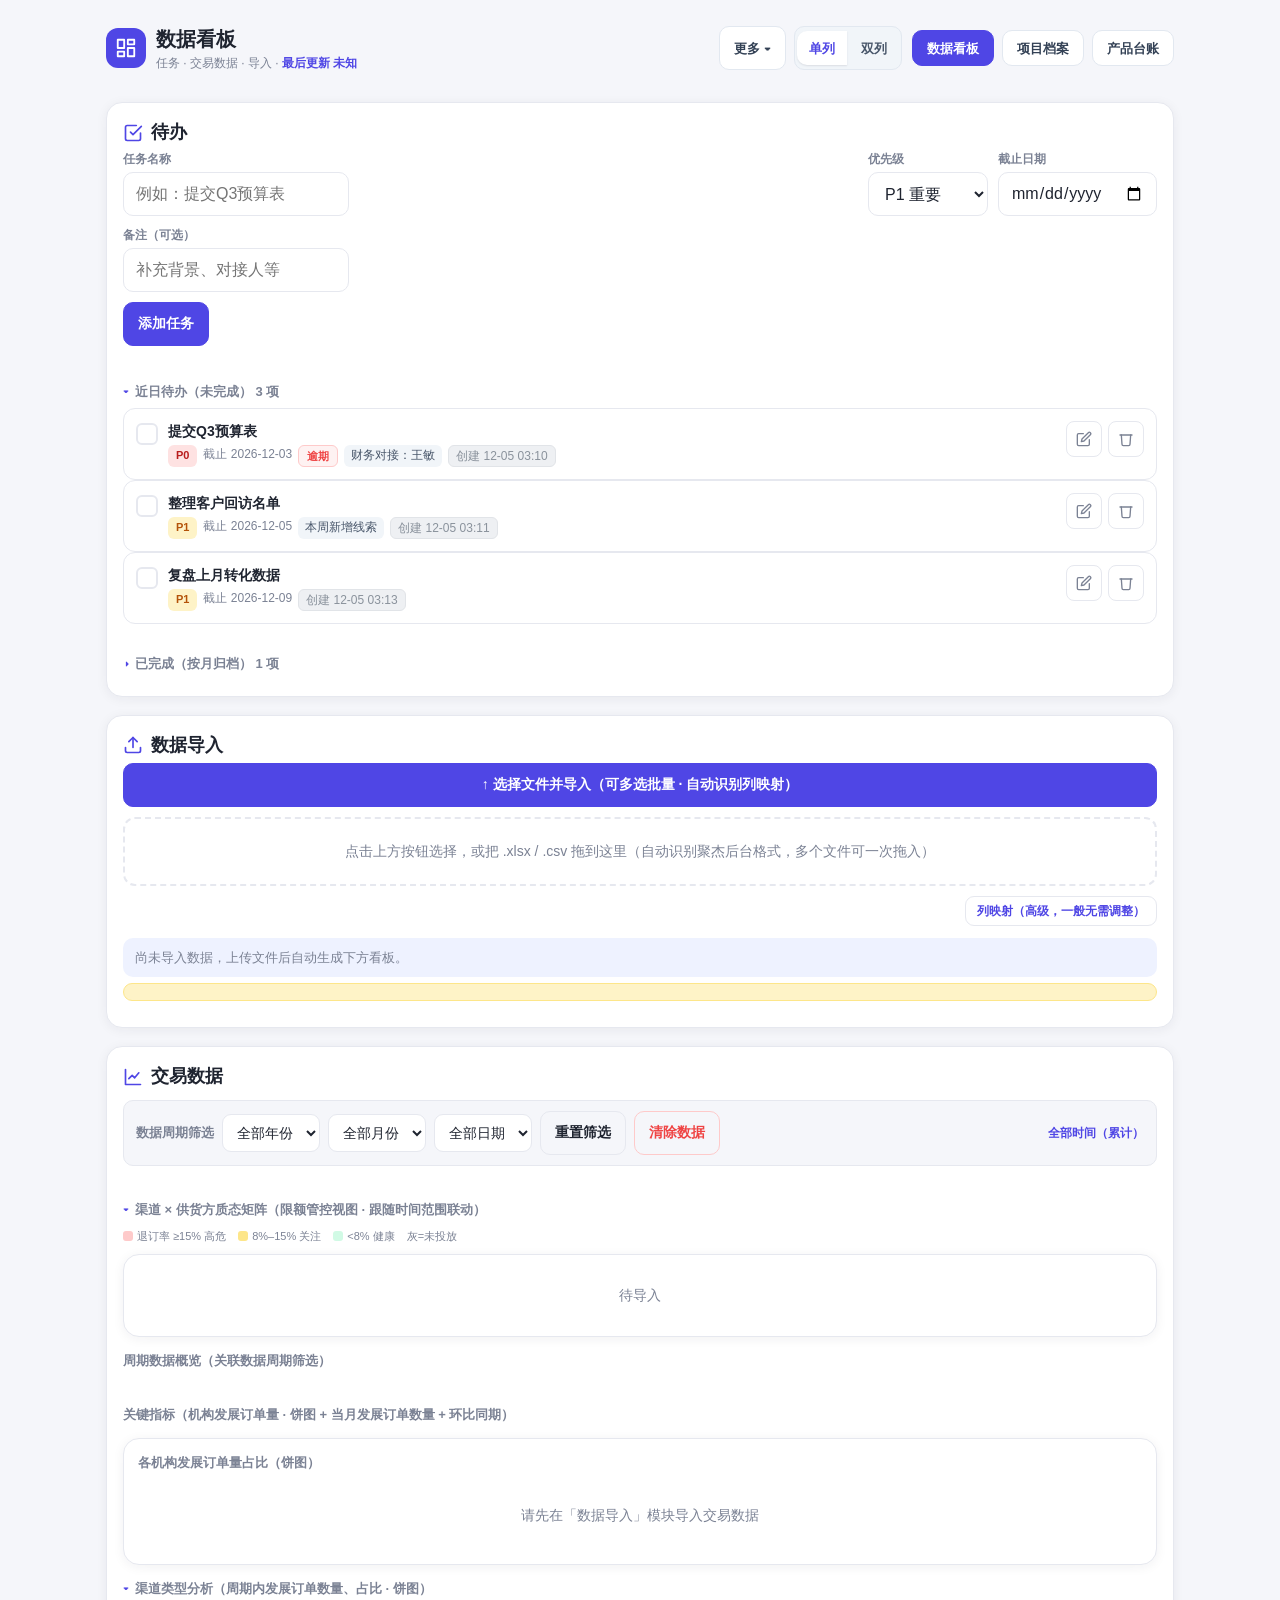
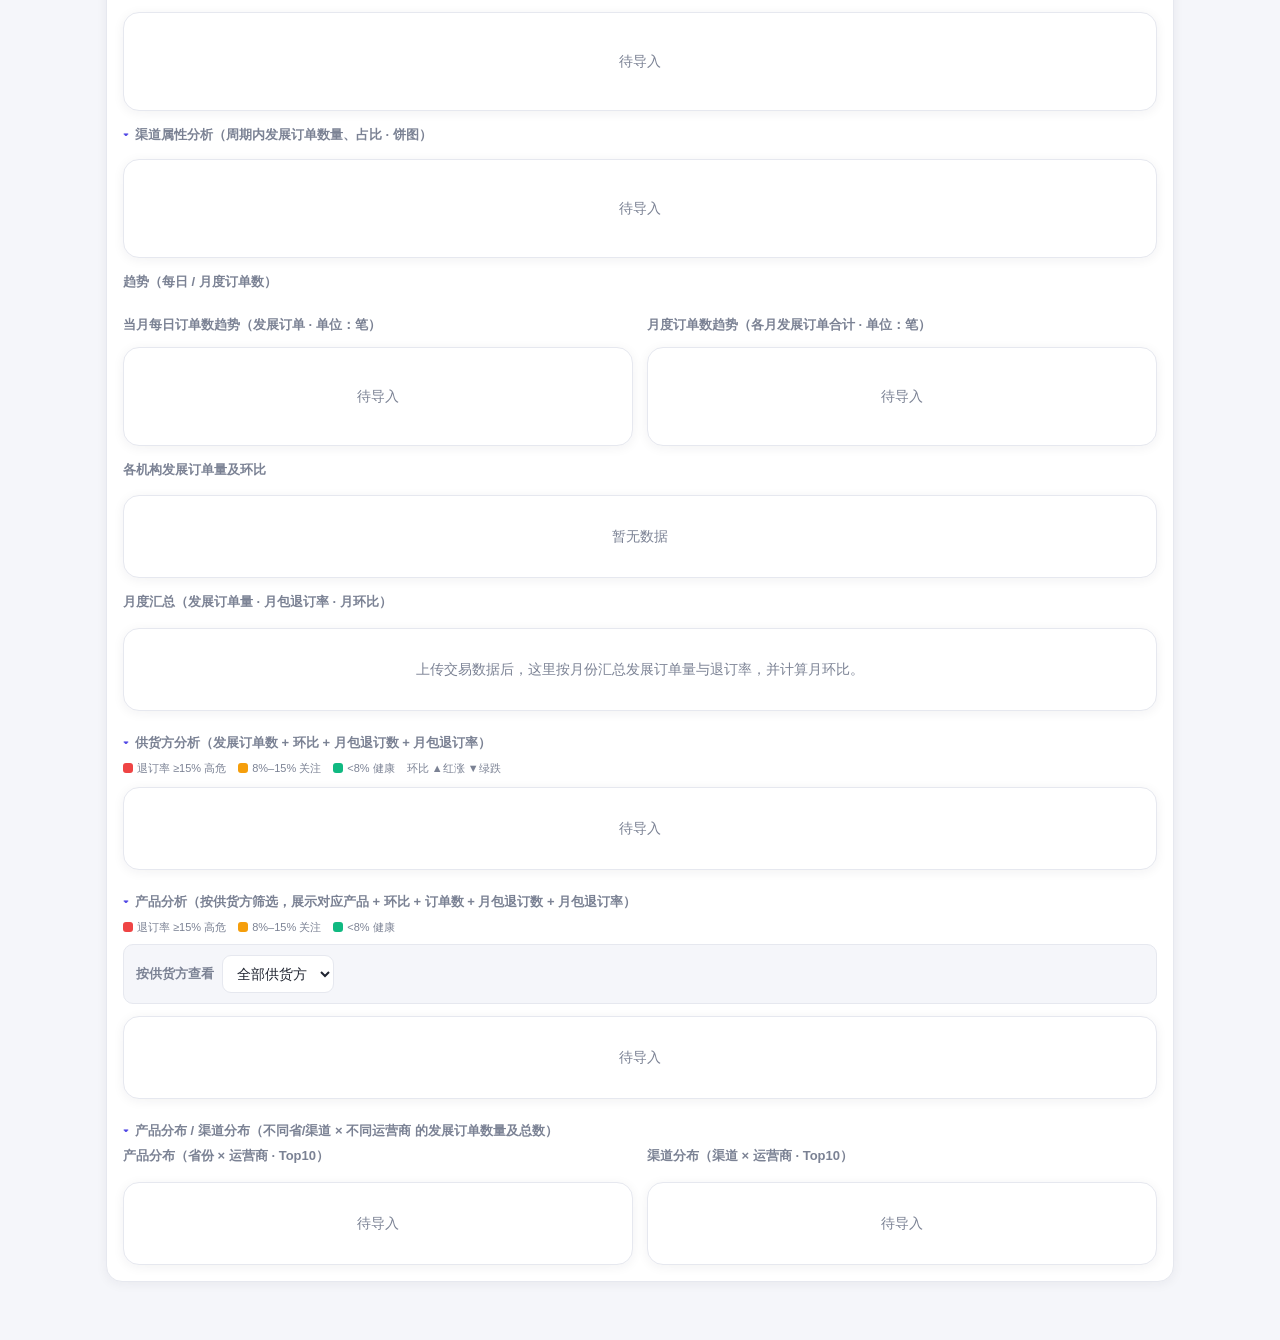
<file: dashboard2.html>
<!DOCTYPE html>
<html lang="zh-CN">
<head>
<meta charset="UTF-8">
<meta name="viewport" content="width=device-width, initial-scale=1.0, viewport-fit=cover">
<title>数据看板</title>
<script>if(window.self!==window.top)document.documentElement.classList.add('embedded');</script>
<script>
  window.addEventListener("error",function(e){try{var el=document.getElementById("gErr");if(!el){el=document.createElement("div");el.id="gErr";el.style.cssText="position:fixed;left:12px;bottom:12px;z-index:99999;background:#991b1b;color:#fff;padding:9px 14px;border-radius:10px;font-size:12.5px;line-height:1.5;max-width:72vw;box-shadow:0 6px 18px rgba(0,0,0,.28);display:none";document.body.appendChild(el);}el.textContent="页面出错："+(e.message||"未知错误")+(e.filename?"  ("+e.filename.split("/").pop()+":"+e.lineno+")":"");el.style.display="block";clearTimeout(el._t);el._t=setTimeout(function(){el.style.display="none";},7000);}catch(_){}});
  function goTab(n){try{localStorage.setItem("wb_shell_tab",JSON.stringify({name:n,qs:""}));}catch(e){}if(window.parent!==window&&parent.switchTab){parent.switchTab(n);return false;}return true;}
</script>
<script>
(function(){
  function labelAll(){
    document.querySelectorAll(".tx-table,.tbl").forEach(function(t){
      var heads=Array.from((t.tHead&&t.tHead.rows[0]&&t.tHead.rows[0].cells)||[]).map(function(th){return (th.textContent||"").replace(/\s+/g,"").trim();});
      Array.from(t.tBodies||[]).forEach(function(tb){
        Array.from(tb.rows||[]).forEach(function(tr){
          Array.from(tr.cells||[]).forEach(function(td,i){
            if(!td.dataset.label)td.dataset.label=heads[i]||"";
          });
        });
      });
    });
  }
  if(document.readyState==="loading")document.addEventListener("DOMContentLoaded",labelAll);
  else labelAll();
  setTimeout(labelAll,800);setTimeout(labelAll,2000);
})();
</script>

<link rel="stylesheet" href="common.css?v=2">
<style>
  :root{
    --primary:#4f46e5;
    --primary-soft:#eef2ff;
    --bg:#f5f6fa;
    --card:#ffffff;
    --text:#1f2430;
    --muted:#7b8294;
    --line:#e6e8ef;
    --red:#ef4444;
    --green:#10b981;
    --amber:#f59e0b;
    --radius:16px;
    --shadow:0 2px 12px rgba(31,36,48,.06);
  }
  *{box-sizing:border-box;-webkit-tap-highlight-color:transparent;}
  html,body{margin:0;padding:0;}
  body{
    font-family:-apple-system,BlinkMacSystemFont,"Segoe UI",Roboto,"PingFang SC","Microsoft YaHei",sans-serif;
    background:var(--bg);color:var(--text);font-size:16px;line-height:1.5;
    padding-bottom:env(safe-area-inset-bottom);
  }
  .wrap{max-width:1100px;margin:0 auto;padding:16px 16px 40px;}
  header{
    display:flex;align-items:center;justify-content:space-between;flex-wrap:wrap;gap:12px;
    padding:8px 0 16px;
  }
  .brand{display:flex;align-items:center;gap:10px;}
  .brand .logo{width:40px;height:40px;border-radius:12px;background:var(--primary);display:flex;align-items:center;justify-content:center;}
  .brand h1{font-size:20px;margin:0;font-weight:700;}
  .brand p{margin:0;font-size:12px;color:var(--muted);}
  .toolbar{display:flex;gap:8px;flex-wrap:wrap;}
  .btn{
    min-height:44px;border:1px solid var(--line);background:var(--card);color:var(--text);
    border-radius:10px;padding:0 14px;font-size:14px;cursor:pointer;display:inline-flex;align-items:center;gap:6px;
    transition:.15s; text-decoration:none;
  }
  .btn:hover{border-color:var(--primary);color:var(--primary);}
  .btn.primary{background:var(--primary);color:#fff;border-color:var(--primary);}
  .btn.primary:hover{filter:brightness(1.05);color:#fff;}
  .btn.ghost{background:transparent;}
  .btn.danger{color:#ef4444;border-color:#fecaca;}
  .btn.danger:hover{background:#fef2f2;}
  .btn.active{background:var(--primary);color:#fff;border-color:var(--primary);cursor:default;}
  .btn svg{width:18px;height:18px;}

  .store-flag{display:inline-flex;align-items:center;gap:6px;font-size:12px;color:var(--muted);background:var(--card);border:1px solid var(--line);border-radius:20px;padding:6px 12px;}
  .dot{width:8px;height:8px;border-radius:50%;background:var(--green);}

  .alert{background:#fff7ed;border:1px solid #fed7aa;color:#9a3412;border-radius:12px;padding:10px 14px;font-size:13px;margin-bottom:14px;display:none;}

  /* module */
  .module{background:var(--card);border-radius:var(--radius);box-shadow:var(--shadow);padding:16px;margin-bottom:18px;border:1px solid var(--line);}
  .module > h2{font-size:18px;margin:0 0 4px;display:flex;align-items:center;gap:8px;}
  .module > h2 svg{width:20px;height:20px;color:var(--primary);}
  .module > .desc{font-size:12px;color:var(--muted);margin:0 0 14px;}

  form .row{display:flex;gap:10px;flex-wrap:wrap;margin-bottom:10px;}
  form input,form select,form textarea{
    flex:1;min-width:120px;min-height:44px;border:1px solid var(--line);border-radius:10px;
    padding:0 12px;font-size:16px;font-family:inherit;background:#fff;color:var(--text);
  }
  form textarea{min-height:60px;padding:10px 12px;resize:vertical;}
  form .full{flex-basis:100%;}
  label.fld{font-size:12px;color:var(--muted);display:block;margin:0 0 4px;}

  .list{margin-top:14px;display:flex;flex-direction:column;gap:8px;}
  .card-item{display:flex;align-items:flex-start;gap:10px;padding:12px;border:1px solid var(--line);border-radius:12px;}
  .card-item.done{opacity:.55;}
  .card-item .ck{width:22px;height:22px;border-radius:6px;border:2px solid var(--line);flex-shrink:0;margin-top:2px;cursor:pointer;display:flex;align-items:center;justify-content:center;}
  .card-item.done .ck{background:var(--green);border-color:var(--green);}
  .card-item .ck svg{width:14px;height:14px;color:#fff;display:none;}
  .card-item.done .ck svg{display:block;}
  .card-item .info{flex:1;min-width:0;}
  .card-item .info .tt{font-size:14px;font-weight:600;}
  .card-item.done .info .tt{text-decoration:line-through;}
  .card-item .info .meta{font-size:12px;color:var(--muted);margin-top:3px;display:flex;flex-wrap:wrap;gap:6px;}
  .pill{font-size:11px;padding:2px 8px;border-radius:6px;font-weight:600;}
  .p0{background:#fee2e2;color:#b91c1c;}
  .p1{background:#fef3c7;color:#b45309;}
  .p2{background:#e0e7ff;color:#4338ca;}
  .badge-over{background:#fef2f2;color:var(--red);border:1px solid #fecaca;}
  .card-item .acts{display:flex;gap:6px;flex-shrink:0;}
  .icon-btn{width:36px;height:36px;border-radius:8px;border:1px solid var(--line);background:#fff;cursor:pointer;display:flex;align-items:center;justify-content:center;}
  .icon-btn svg{width:16px;height:16px;color:var(--muted);}
  .icon-btn.del:hover{border-color:var(--red);}
  .icon-btn.del:hover svg{color:var(--red);}
  .icon-btn.copy:hover{border-color:var(--primary);}
  .icon-btn.copy:hover svg{color:var(--primary);}
  .icon-btn.edit:hover{border-color:var(--primary);}
  .icon-btn.edit:hover svg{color:var(--primary);}

  .btn.sm{min-height:34px;padding:0 12px;font-size:13px;border-radius:8px;}
  .inline-in{display:block;width:100%;border:1px solid var(--line);border-radius:10px;padding:0 12px;font-size:15px;min-height:44px;background:#fff;color:var(--text);font-family:inherit;}
  .card-item .info .meta .note-chip{background:#f1f5f9;color:#475569;padding:1px 7px;border-radius:6px;}
  .card-item .info .meta .created-chip{background:#eef0f3;color:#8a929c;padding:1px 7px;border-radius:6px;border:1px solid #e1e4e8;}
  .einp{flex:1;min-width:0;min-height:38px;width:100%;border:1px solid var(--line);border-radius:8px;padding:0 10px;font-size:14px;font-family:inherit;background:#fff;color:var(--text);}
  select.einp{width:auto;min-width:120px;}
  .erow{display:flex;gap:8px;margin-top:6px;flex-wrap:wrap;}

  .kpis{display:grid;grid-template-columns:repeat(auto-fit,minmax(150px,1fr));gap:10px;margin-bottom:14px;}
  .kpi{background:var(--primary-soft);border-radius:12px;padding:12px;position:relative;}
  .kpi .nm{font-size:15px;font-weight:600;color:var(--muted);}
  .kpi .vl{font-size:22px;font-weight:700;margin:4px 0;font-variant-numeric:tabular-nums;}
  .kpi .dl{font-size:12px;font-weight:600;}
  .kpi .dl.up{color:var(--red);}
  .kpi .dl.down{color:var(--green);}
  .kpi .tag{display:inline-block;font-size:10px;font-weight:700;letter-spacing:.3px;padding:2px 7px;border-radius:6px;margin-bottom:6px;line-height:1.3;}
  .kpi .tag.cnt{background:#eef2ff;color:#4f46e5;}
  .kpi .tag.rate{background:#fef3c7;color:#b45309;}
  .kpi .u{font-size:13px;font-weight:600;color:var(--muted);margin-left:1px;}
  .kpi .vl.hi{color:var(--red);} .kpi .vl.mid{color:#f59e0b;} .kpi .vl.lo{color:var(--green);}

  .chart-box{background:var(--card);border:1px solid var(--line);border-radius:var(--radius);box-shadow:var(--shadow);padding:14px;margin-top:8px;}
  .chart-box h3{font-size:13px;margin:0 0 8px;color:var(--muted);}
  .chart-row{display:flex;gap:14px;flex-wrap:wrap;align-items:stretch;}
  .chart-row>.chart-box{flex:1;min-width:240px;}
  .trend-row{margin-top:4px;}
  .trend-col{flex:1;min-width:260px;display:flex;flex-direction:column;}
  .trend-col .chart-box{flex:1;margin-top:6px;}
  .dist-row{display:flex;gap:14px;flex-wrap:wrap;align-items:stretch;}
  .dist-col{flex:1;min-width:260px;display:flex;flex-direction:column;}
  .dist-col .chart-box{flex:1;margin-top:6px;}
  .dist-col .hn{width:32%;}
  .sub-title{font-size:13px;font-weight:600;color:var(--muted);margin:0 0 6px;}

  .cell-bar{display:flex;align-items:center;gap:8px;}
  .cell-bar .cbfill{flex:1;min-width:40px;height:14px;background:#eef1f8;border-radius:6px;overflow:hidden;max-width:160px;}
  .cell-bar .cbfill>i{display:block;height:100%;border-radius:6px;background:linear-gradient(90deg,#6366f1,#818cf8);}
  .cell-bar .cbval{font-variant-numeric:tabular-nums;font-weight:700;white-space:nowrap;}
  .legend{display:flex;flex-direction:column;gap:4px;font-size:12px;min-width:140px;}
  .legend .li{display:grid;grid-template-columns:14px minmax(64px,1fr) auto auto auto;align-items:center;gap:5px;}
  .legend .sw{width:12px;height:12px;border-radius:3px;}
  .legend .ln{white-space:normal;line-height:1.35;word-break:break-all;}
  .legend .lv{text-align:center;font-variant-numeric:tabular-nums;white-space:nowrap;}
  .legend .lp{text-align:center;font-variant-numeric:tabular-nums;white-space:nowrap;color:var(--muted);}
  .legend .lhb{text-align:center;font-variant-numeric:tabular-nums;white-space:nowrap;font-size:11px;}
  .legend .legend-hd{font-size:11px;color:var(--muted);font-weight:600;padding-bottom:3px;border-bottom:1px solid #eef1f8;margin-bottom:2px;}
  .legend .legend-hd .sw{background:transparent;}
  .legend .legend-hd .u{font-weight:400;color:var(--muted);font-size:10px;margin-left:1px;}
  .pie-wrap{display:inline-flex;align-items:center;gap:10px;flex-wrap:wrap;}
  .pie-wrap svg{flex-shrink:0;}
  /* 机构饼图联动：可点可悬停 */
  .pie-wrap svg path[data-dimk],.legend .li[data-dimk]{cursor:pointer;}
  .legend .li[data-dimk]:hover .ln{color:var(--accent,#4f46e5);}
  #kpiPie .pie-wrap{display:flex;flex-wrap:wrap;align-items:flex-start;justify-content:center;gap:18px;width:100%;}
  #kpiPie .pie-wrap svg{width:clamp(96px,16vw,140px);height:clamp(96px,16vw,140px);}
  #kpiPie .legend{display:grid;grid-template-columns:repeat(auto-fill,minmax(150px,1fr));gap:5px 16px;flex:1;min-width:200px;}
  #kpiPie .legend .li{grid-template-columns:12px minmax(0,1fr) auto auto auto;}
  #kpiPie .legend .legend-hd{grid-column:1/-1;}
  #kpiPie .legend .lv,#kpiPie .legend .lp,#kpiPie .legend .lhb{font-size:11px;}

  .dropzone{border:2px dashed var(--line);border-radius:12px;padding:22px;text-align:center;color:var(--muted);font-size:14px;cursor:pointer;transition:.15s;margin-bottom:12px;}
  .dropzone:hover{border-color:var(--primary);color:var(--primary);}
  .dropzone.over{border-color:var(--primary);background:var(--primary-soft);}
  .map-row{display:grid;grid-template-columns:repeat(auto-fit,minmax(150px,1fr));gap:10px;margin-top:6px;}
  .mf label{font-size:12px;color:var(--muted);display:block;margin-bottom:4px;}
  .mf select{width:100%;min-height:44px;border:1px solid var(--line);border-radius:10px;padding:0 10px;font-size:14px;background:#fff;color:var(--text);}
  .tx-meta{font-size:13px;color:var(--muted);margin:12px 0 6px;padding:10px 12px;background:var(--primary-soft);border-radius:10px;}
.tx-sup-banner{display:flex;align-items:center;gap:10px;flex-wrap:wrap;padding:8px 12px;margin:0 0 10px;background:#fef3c7;border:1px solid #fde68a;border-radius:10px;font-size:13px;color:#92400e;}
.tx-sup-banner b{color:#78350f;font-weight:700;}
.tx-sup-banner .linkbtn{margin-left:auto;font-size:12px;padding:3px 10px;}
  .tx-filter{display:flex;align-items:center;flex-wrap:wrap;gap:8px;margin:6px 0 12px;padding:10px 12px;background:var(--bg);border:1px solid var(--line);border-radius:10px;}
  .tx-filter .fl{font-size:13px;color:var(--muted);font-weight:600;}
  .tx-filter select{min-height:38px;border:1px solid var(--line);border-radius:9px;padding:0 10px;font-size:14px;background:#fff;color:var(--text);}
  .tx-filter .fl-val{font-size:12px;color:var(--primary);margin-left:auto;font-weight:600;}
  .tx-note{font-size:12px;color:var(--muted);margin:6px 0 0;}
  .tx-legend{display:flex;flex-wrap:wrap;gap:12px;font-size:11px;color:var(--muted);margin:8px 0 0;align-items:center;}
  .tx-legend .lg{display:inline-flex;align-items:center;gap:4px;}
  .tx-legend .sw{width:10px;height:10px;border-radius:3px;display:inline-block;}
  .tx-ctrl{display:flex;gap:10px;flex-wrap:wrap;align-items:center;margin-bottom:8px;}
  .tx-ctrl select{min-height:40px;border:1px solid var(--line);border-radius:10px;padding:0 10px;font-size:14px;background:#fff;color:var(--text);flex:1;min-width:140px;}
  .tx-table{width:100%;border-collapse:collapse;font-size:13px;}
  .tx-table th{padding:8px 10px;text-align:left;border-bottom:1px solid var(--line);white-space:normal;word-break:break-word;line-height:1.35;}
  .tx-table td{padding:8px 10px;text-align:left;border-bottom:1px solid var(--line);white-space:nowrap;}
  .tx-table td{font-variant-numeric:tabular-nums;}
  .tx-table th .u{font-weight:400;color:var(--muted);font-size:11px;margin-left:2px;}
  .tx-table td.rate{font-weight:700;}
  .tx-table th.txr,.tx-table td.txr{text-align:right;}
  .tx-table td.mup{color:var(--green);font-weight:700;}
  .tx-table td.mdown{color:var(--red);font-weight:700;}
  .tx-table th{color:var(--muted);font-weight:600;position:sticky;top:0;background:#fff;z-index:1;}
  .tx-table .lnk{color:var(--primary);text-decoration:none;border-bottom:1px dashed var(--primary);cursor:pointer;}
  .tx-table .lnk:hover{background:var(--primary-soft);}
  .tx-table tr.sup-hit td{background:#fefce8;}
  .tx-table tr.sup-hit td.nm{font-weight:700;}
  .tx-table td.nm{white-space:normal;word-break:break-all;max-width:220px;}
  .tx-table tbody tr:hover{background:var(--primary-soft);}
  .table-wrap{max-height:380px;overflow:auto;margin-top:8px;border:1px solid var(--line);border-radius:var(--radius);background:var(--card);box-shadow:var(--shadow);padding:2px 4px;}
  .table-wrap.no-scroll{max-height:none;overflow:visible;background:var(--card);border:1px solid var(--line);border-radius:var(--radius);box-shadow:var(--shadow);padding:6px 8px;margin-top:10px;}

  /* 窄屏适配：表格允许横向滚动，并给最小宽度保证列不挤碎 */
  @media(max-width:720px){
    .table-wrap{overflow-x:auto;-webkit-overflow-scrolling:touch;}
    .table-wrap.no-scroll{overflow-x:auto;overflow-y:visible;}
    .tx-table{font-size:12.5px;min-width:560px;}
    /* 手机端：保持横排表格 + 横向滑动（用户偏好，不做卡片化）；不截断内容，色块不溢出 */
    .tx-table thead{display:table-header-group!important;}
    .tx-table tbody tr{display:table-row!important;}
    .tx-table tbody td{display:table-cell!important;padding:6px 7px!important;vertical-align:middle;white-space:nowrap;}
    .tx-table tbody td::before{display:none!important;}
    .cell-bar{max-width:100%;}
    .cell-bar .cbfill{max-width:100%;min-width:28px;}
    .tx-table th,.tx-table td{padding:7px 8px;}
    .kpis{gap:8px;grid-template-columns:repeat(auto-fit,minmax(180px,1fr));}
    .kpi{padding:10px;}
    .kpi .vl{font-size:19px;}
    .kpi-tip{font-size:11.5px;line-height:1.55;padding:7px 9px;margin-top:6px;}
    .kpi-spark{position:absolute;top:10px;right:10px;width:96px;height:26px;display:block;}
    .trend-bars{width:76px;height:18px;display:block;}
    #kpiTable{min-width:880px;}
    .alert{font-size:12.5px;padding:7px 10px;}
    #kpiPie .pie-wrap{flex-direction:column;align-items:center;gap:10px;}
    #kpiPie .legend{grid-template-columns:1fr 1fr;width:100%;}
    .hbar{grid-template-columns:1fr!important;gap:4px;}
    .hbar .hn{white-space:normal;}
  }@media(max-width:600px){
    #kpiPie .legend{grid-template-columns:1fr;width:100%;}
    #kpiPie .legend .li{grid-template-columns:14px minmax(96px,1fr) auto auto auto;gap:6px;align-items:center;}
    #kpiPie .legend .lv,#kpiPie .legend .lp,#kpiPie .legend .lhb{font-size:11px;}
    .tx-table tbody td,.tx-table tbody tr td{padding:5px 0;}
    .tx-table tbody td::before{max-width:88px;}
  }

  .sec-title{font-size:13px;font-weight:600;color:var(--muted);margin:14px 0 6px;}
  .sec{margin-top:8px;}
  .sec-body .tx-note{margin-bottom:4px;}
  .sec-title.collapsible{cursor:pointer;user-select:none;display:flex;align-items:center;gap:6px;}
  .sec-title.collapsible:hover{color:var(--primary);}
  .sec-title .chev{display:inline-block;font-size:11px;line-height:1;transition:transform .15s ease;color:var(--primary);}
  .sec.collapsed .sec-title .chev{transform:rotate(-90deg);}
  .sec.collapsed .sec-body{display:none;}

  /* 布局切换 */
  .layout-ctl{display:inline-flex;}
  .layout-ctl .btn{border-radius:0;padding:0 12px;min-height:34px;}
  .layout-ctl .btn:first-child{border-radius:10px 0 0 10px;}
  .layout-ctl .btn:last-child{border-radius:0 10px 10px 0;}
  .layout-ctl .btn.active{background:var(--primary);color:#fff;border-color:var(--primary);}
  .main-grid{display:block;}
  body.layout-wide .wrap{max-width:none;padding:clamp(16px,2vw,28px) clamp(20px,4vw,56px) 40px;}
  body.layout-wide .main-grid{display:flex;gap:16px;align-items:flex-start;}
  body.layout-wide .dash-col{width:380px;flex-shrink:0;position:sticky;top:12px;max-height:calc(100vh - 24px);overflow-y:auto;}
  body.layout-wide .list-col{flex:1;min-width:0;width:100%;}
  body.layout-wide .dash-col .module .desc{font-size:12px;}
  body.layout-wide .dash-col form .row{flex-direction:column;gap:8px;}
  body.layout-wide .dash-col form .row>div{width:100%;}
  body.layout-wide .dash-col form .row input,body.layout-wide .dash-col form .row select{width:100%;min-width:0;}
  body.layout-wide .dash-col #kpiCards{grid-template-columns:repeat(auto-fit,minmax(100px,1fr));gap:8px;}
  body.layout-wide .dash-col #kpiCards .kpi{padding:10px;}
  body.layout-wide .dash-col #kpiCards .kpi .vl{font-size:19px;}
  body.layout-wide .dash-col .chart-row{flex-direction:column;align-items:stretch;gap:14px;}
  body.layout-wide .dash-col .trend-row{flex-direction:column;gap:14px;}
  body.layout-wide .dash-col .trend-col{min-width:0;}
  body.layout-wide .dash-col .chart-row>.chart-box{min-width:0;}
  body.layout-wide .dash-col .chart-box{padding:14px;margin-top:8px;}
  body.layout-wide .dash-col .sec-title{margin:14px 0 6px;}

  @media(max-width:1440px){
  /* 窄屏/小屏：双列自动降为单列 —— 既不用内部横向滚动，也不出页面级横滚；
     只由可用宽度决定，与屏幕比例/分辨率切换无关（换显示器/缩放都不会跳版） */
  body.layout-wide .wrap{overflow-x:visible;}
  body.layout-wide .main-grid{flex-direction:column;min-width:0;}
  body.layout-wide .dash-col{width:100%!important;max-width:none;flex:none;position:static;max-height:none;overflow-y:visible;margin-bottom:16px;}
  body.layout-wide .list-col{width:100%;flex:none;min-width:0;}
  }
  @media(max-width:600px){
    .toolbar{width:100%;}
    .toolbar .btn{flex:1;justify-content:center;}
    .brand h1{font-size:18px;}
    .layout-ctl{width:100%;}
    .layout-ctl .btn{flex:1;}
  }

  /* 数据补充（待补充渠道方）卡片 */
  .cm-list{display:flex;flex-direction:column;gap:8px;margin-top:8px;max-height:380px;overflow:auto;}
  .cm-row{display:flex;flex-direction:column;gap:7px;padding:10px 12px;border:1px solid var(--line);border-radius:10px;background:#fff;}
  .cm-row.cm-unrec{border-color:#fca5a5;background:#fef2f2;}
  .cm-top{display:flex;justify-content:space-between;align-items:center;gap:8px;}
  .cm-name{font-size:13px;font-weight:600;color:var(--text);overflow:hidden;text-overflow:ellipsis;white-space:nowrap;display:flex;align-items:center;gap:6px;}
  .cm-cnt{font-size:11px;color:var(--muted);font-variant-numeric:tabular-nums;white-space:nowrap;font-weight:400;}
  .cm-bot{display:flex;gap:8px;}
  .cm-bot select{flex:1;min-width:0;}
  .cm-type,.cm-attr{min-height:34px;border:1px solid var(--line);border-radius:8px;padding:0 8px;font-size:13px;background:#fff;color:var(--text);}
  .cm-badge{display:inline-block;margin-left:8px;padding:1px 9px;border-radius:999px;font-size:11px;font-weight:600;background:#fee2e2;color:#dc2626;vertical-align:middle;}
  .cm-toolbar{display:flex;flex-wrap:wrap;gap:10px;align-items:center;margin:10px 0;}
  .cm-toolbar input[type=text]{flex:1 1 200px;min-height:34px;padding:0 10px;border:1px solid var(--line);border-radius:8px;background:#fff;color:var(--text);font-family:inherit;}
  .cm-stats{margin-left:auto;font-size:12px;color:var(--muted);white-space:nowrap;}
  .cm-actions{display:flex;gap:8px;flex-wrap:wrap;margin-bottom:8px;}
  .chan-warn{display:flex;align-items:center;gap:10px;margin:10px 0;padding:10px 14px;border:1px solid #fca5a5;border-radius:10px;background:#fef2f2;color:#b91c1c;font-size:13px;cursor:pointer;}
  .chan-warn:hover{background:#fee2e2;}
  .chan-warn .cw-go{margin-left:auto;padding:5px 12px;border:1px solid #fca5a5;border-radius:8px;background:#fff;color:#b91c1c;font-weight:600;white-space:nowrap;}
  .tx-warn{display:flex;align-items:center;gap:8px;margin:6px 0;padding:8px 12px;border:1px solid #fbbf24;border-radius:8px;background:#fffbeb;color:#b45309;font-size:12px;}

  .up{color:var(--red);} .down{color:var(--green);} .flat{color:var(--muted);}

  .hidden{display:none;}
  .file-hidden{position:absolute;left:-9999px;top:auto;width:1px;height:1px;opacity:0;overflow:hidden;pointer-events:none;}
  /* 已完成筛选 */
  .done-filters{display:flex;flex-wrap:wrap;align-items:center;gap:6px;margin:10px 0;padding:8px 10px;background:#f8fafc;border:1px solid var(--line);border-radius:10px;}
  .done-filters .df-label{font-size:12px;color:var(--muted);font-weight:600;}
  .done-filters select,.done-filters .df-kw{font-size:12px;padding:4px 8px;border:1px solid var(--line);border-radius:7px;background:#fff;color:var(--text);max-width:160px;}
  .done-filters .df-kw{flex:1;min-width:150px;}
  .df-hit{font-size:12px;color:var(--muted);margin-top:8px;}
  .df-hit b{color:var(--primary);}
  .archive-note{font-size:12px;color:var(--muted);background:#f8fafc;border:1px dashed var(--line);border-radius:8px;padding:8px 10px;margin-top:8px;line-height:1.5;}
  .archive-note b{color:#475569;}
  .single-metric{display:flex;flex-direction:column;align-items:center;justify-content:center;min-height:150px;gap:8px;}
  .single-metric .big-val{font-size:38px;font-weight:700;color:var(--text);}
  .single-metric .big-val .u{font-size:15px;font-weight:500;color:var(--muted);margin-left:4px;}
  .single-metric .big-lbl{font-size:13px;color:var(--muted);}
  /* 横向条形 */
  .hbar{display:flex;align-items:center;gap:8px;margin-bottom:7px;}
  .hbar .hn{width:40%;font-size:12px;color:var(--text);overflow:hidden;text-overflow:ellipsis;white-space:nowrap;}
  .hbar .hdev,.hbar .hunsub{width:12%;font-size:12px;text-align:center;font-variant-numeric:tabular-nums;color:var(--text);}
  .hbar .hvrate{flex:1;display:flex;align-items:center;gap:8px;}
  .hbar .htrack{flex:1;background:#eef1f8;border-radius:6px;height:14px;overflow:hidden;}
  .hbar .hfill{height:100%;border-radius:6px;}
  .hbar .hv{font-size:12px;text-align:right;font-variant-numeric:tabular-nums;white-space:nowrap;}
  .hbar-header{display:flex;align-items:center;gap:8px;padding:6px 8px;background:var(--primary-soft);border-radius:8px;font-size:12px;font-weight:600;color:var(--muted);margin-bottom:8px;}
  .hbar-header .hn{width:40%;}
  .hbar-header .hdev,.hbar-header .hunsub{width:12%;text-align:center;}
  .hbar-header .hvrate{flex:1;text-align:right;}
  .hbar-header .u{font-weight:400;color:var(--muted);font-size:11px;margin-left:2px;}
  .hbar-share{display:grid;grid-template-columns:minmax(60px,1fr) 72px 64px minmax(80px,1.5fr);align-items:center;gap:6px;margin-bottom:5px;}
  .hbar-share .hn{font-size:12px;color:var(--text);overflow:hidden;text-overflow:ellipsis;white-space:nowrap;}
  .hbar-share .hdev{text-align:right;font-size:12px;font-variant-numeric:tabular-nums;color:var(--muted);}
  .hbar-share .hhb{text-align:right;font-size:12px;font-variant-numeric:tabular-nums;}
  .hbar-share .hpct-bar{display:flex;align-items:center;gap:6px;}
  .hbar-share .hpct-bar .hvpct{font-size:12px;font-variant-numeric:tabular-nums;width:42px;text-align:right;}
  .hbar-share .htrack{background:#eef1f8;border-radius:6px;height:12px;overflow:hidden;flex:1;min-width:30px;}
  .hbar-share .hfill{height:100%;border-radius:6px;}
  .hbar-share-hd{font-size:11px;color:var(--muted);font-weight:600;padding-bottom:4px;border-bottom:1px solid #eef1f8;margin-bottom:4px;}
  .hbar-share-hd .hn-h{color:var(--muted);font-weight:600;}
  .hbar-share-hd .hdev-h,.hbar-share-hd .hhb-h{text-align:right;}
  .hbar-share-hd .hpct-h{text-align:left;padding-left:48px;}
  .hbar-share-hd .u{font-weight:400;color:var(--muted);font-size:10px;margin-left:2px;}
  /* 页面内提示条与确认弹窗 */
  .wb-toast{position:fixed;left:50%;bottom:26px;transform:translateX(-50%) translateY(20px);background:#1f2430;color:#fff;padding:10px 18px;border-radius:10px;font-size:13px;line-height:1.6;max-width:min(560px,90vw);box-shadow:0 8px 24px rgba(0,0,0,.25);opacity:0;pointer-events:none;transition:opacity .2s ease,transform .2s ease;z-index:1200;}
  .wb-toast.show{opacity:1;transform:translateX(-50%) translateY(0);}
  .wb-toast.ok{background:#065f46;}
  .wb-toast.err{background:#991b1b;}
  .wb-cfm-mask{position:fixed;inset:0;background:rgba(15,23,42,.45);display:none;align-items:center;justify-content:center;z-index:1100;}
  .wb-cfm-mask.show{display:flex;}
  .wb-cfm{width:min(440px,92vw);background:#fff;border-radius:14px;padding:20px 22px;box-shadow:0 20px 50px rgba(0,0,0,.25);}
  .wb-cfm h3{margin:0 0 6px;font-size:16px;color:var(--text);}
  .wb-cfm .m-msg{font-size:13px;color:var(--text);line-height:1.7;}
  .wb-cfm .m-msg b{color:#991b1b;}
  .wb-cfm .m-acts{display:flex;justify-content:flex-end;gap:10px;margin-top:18px;}
  .wb-cfm .m-input{width:100%;padding:9px 10px;border:1px solid #cbd5e1;border-radius:8px;font-size:13px;margin-top:4px;font-family:inherit;}
  .wb-cfm .m-input:focus{outline:2px solid #93c5fd;border-color:#3b82f6;}
  .wb-cfm .m-field{margin-top:12px;text-align:left;}
  .wb-cfm .m-field label{font-size:12px;color:#5b6b80;display:block;margin-bottom:2px;line-height:1.5;}
  .more-wrap{position:relative;display:inline-block;}
  .more-menu{display:none;position:absolute;top:calc(100% + 6px);right:0;background:#fff;border:1px solid #dbe4ef;border-radius:10px;box-shadow:0 8px 24px rgba(0,0,0,.18);padding:6px;flex-direction:column;gap:4px;z-index:1050;min-width:150px;}
  .more-menu.show{display:flex;}
  .more-menu .btn{width:100%;justify-content:flex-start;}

  /* 方案A 优化 */
  #alert{display:none!important;}
  .legend .ln{font-size:11.5px;line-height:1.3;}
  #kpiPie .legend{max-height:300px;overflow-y:auto;padding-right:2px;}
  .legend .li{grid-template-columns:14px minmax(72px,1fr) auto;gap:8px;}
  .legend .lv,.legend .lhb{display:none;}
  .legend .lp{white-space:nowrap;text-align:right;}

  /* 月表数值列：只禁止换行，宽度交给自适应列宽（原写死 min-width:92px 会导致窄屏横向溢出） */
  #monthlyTable th,#monthlyTable td{white-space:nowrap;}

  /* 渠道类型/属性：环形图 + 图例（合并卡片）与联动高亮 */
  .ring-card{display:flex;gap:16px;align-items:center;justify-content:center;padding:2px 0;border:0;background:transparent;width:100%;box-sizing:border-box;}
  .ring-box{flex:0 0 auto;}
  .ring-box svg{width:clamp(96px,11vw,176px);height:auto;}
  .ring-legend{flex:0 1 760px;min-width:0;max-width:760px;display:flex;flex-direction:column;gap:8px;justify-content:center;}
  .rd-head,.rd-row{display:grid;grid-template-columns:118px 230px 58px 60px 50px 52px 54px 68px;gap:10px;align-items:center;font-size:11.5px;}
  .rd-v{text-align:right;}
  @media(max-width:900px){
    .ring-legend{flex:1 1 auto;max-width:100%;}
  }
  @media(max-width:720px){
    .ring-card{flex-direction:column;align-items:stretch;gap:12px;}
    .ring-box{align-self:center;}
    .rd-head,.rd-row{grid-template-columns:92px 140px 52px 54px 46px 48px 48px 60px;gap:6px;font-size:11px;}
  }
  .rd-head{color:var(--muted);font-size:11.5px;}
  .rd-row{cursor:pointer;transition:opacity .15s,transform .15s;}
  .rd-nm{color:var(--text);white-space:nowrap;overflow:hidden;text-overflow:ellipsis;}
  .rd-head>span{white-space:nowrap;}
  .rd-bars{display:flex;flex-direction:column;gap:3px;}
  .rd-bar{display:block;height:9px;border-radius:5px;background:#eef1f8;overflow:hidden;}
  .rd-bar>i{display:block;height:100%;background:#534AB7;}
  .rd-gray{height:5px;border-radius:3px;}
  .rd-gray>i{background:#94a3b8;}
  .rd-v{text-align:right;color:var(--text);white-space:nowrap;font-variant-numeric:tabular-nums;min-width:0;overflow:hidden;text-overflow:ellipsis;}
  .rd-v em{font-style:normal;font-size:11.5px;}
  .rd-p{text-align:right;color:var(--text);font-variant-numeric:tabular-nums;white-space:nowrap;}
  .rd-p.up-red{color:var(--red);font-weight:600;}
  .rd-p.down-green{color:var(--green);font-weight:600;}
  .rd-p.flat{color:var(--muted);}
  .rd-pg{color:var(--muted);}
  .rd-tip{font-size:11.5px;color:var(--muted);margin-top:2px;}
  [data-dimgroup] [data-dimk]{transition:opacity .15s,transform .15s;}
  [data-dimgroup].dimmed [data-dimk]{opacity:.32;}
  /* 高亮只提亮自身、不加 transform：scale(1.02) 会把 531px 的整行放大 ~10px → 触发横向滚动条 */
  [data-dimgroup] [data-dimk].hl{opacity:1;}
  [data-dimgroup] svg [data-dimk]{transition:stroke-width .15s,opacity .15s;}
  /* 高亮时按环带各自加粗：原来统一改成 20 会让「内环 r38+20」与「外环 r52+20」相交，灰环盖住彩环（遮盖） */
  [data-dimgroup] svg circle.rk-out[data-dimk].hl{stroke-width:23.5;}   /* 外环：37.25~60.75 */
  [data-dimgroup] svg circle.rk-in[data-dimk].hl{stroke-width:15.5;}    /* 内环：19.75~35.25，与外环不重叠 */
  [data-dimgroup] tr[data-dimk].hl td{background:#f3f5ff;}

  /* 渠道类型/渠道属性：环形图缩到「机构饼图」同尺寸(110px) + 图例收窄 → 双列宽屏可并排 */
  @media(min-width:1500px){
    body.layout-wide #txMainSec>.sec-duo{display:grid;grid-template-columns:minmax(0,1fr) minmax(0,1fr);gap:12px;align-items:start;}
    body.layout-wide #txMainSec>.sec-duo>.sec{min-width:0;}
    body.layout-wide #txMainSec>.sec-duo .ring-card{flex-direction:row;align-items:center;justify-content:flex-start;gap:8px;}
    body.layout-wide #txMainSec>.sec-duo .ring-legend{flex:1 1 auto;min-width:0;max-width:none;}
    body.layout-wide #txMainSec>.sec-duo .ring-box svg{width:110px;}
    body.layout-wide #txMainSec>.sec-duo .rd-head,body.layout-wide #txMainSec>.sec-duo .rd-row{grid-template-columns:42px minmax(24px,1fr) 42px 52px 38px 38px 40px 52px;gap:3px;font-size:10px;}
    body.layout-wide #txMainSec>.sec-duo .rd-head>span{white-space:normal;line-height:1.12;}
    body.layout-wide #txMainSec>.sec-duo .sec-title{font-size:12px;}
    body.layout-wide #txMainSec>.sec-duo .tx-note{font-size:11px;}
  }

  /* ===== 交易分析区：模块视觉顺序（仅调 order，不改 DOM，不影响任何数据联动）===== */
  #txMainSec{display:flex;flex-direction:column;}
  #txMainSec>h2,#txMainSec>.desc,#txMainSec>.tx-filter,#txMainSec>#chanWarn{order:0;}
  #txOverviewTitle{order:1;} #txKpis{order:2;}
  #txKpiTitle{order:3;} #txKpiPieBox{order:4;}
  /* 各机构发展订单量及环比：下沉到「趋势」之后 */
  #kpiTableTitle{order:10;} #txKpiTableWrapReal{order:11;}
  #txMainSec>.sec-duo{order:7;}
  #txTrendTitle{order:8;} #txMainSec>.trend-row{order:9;}
  #txMonthlyTitle{order:20;} #txMonthlyWrap{order:21;}
  #txSup{order:30;} #txProd{order:31;} #txDistSec{order:32;}

  .ring-box{display:flex;flex-direction:column;align-items:center;min-width:0;}
  .ring-cap{font-size:11px;color:var(--muted);text-align:center;margin-top:5px;line-height:1.35;max-width:110px;}
</style>

<script>
if(/share=1/.test(location.search)){(function(){
  var DEMO_SNAPSHOT={"_export": "workdash_full", "_v": 3, "time": "演示模式", "ls": {"wb_workdash_tasks": "[{\"id\": \"demo-t1\", \"name\": \"示例任务 · 每日导入交易明细\", \"date\": \"2026-10-29\", \"val\": \"\", \"cat\": \"示例\"}, {\"id\": \"demo-t2\", \"name\": \"示例任务 · 周五前核对渠道映射\", \"date\": \"2026-10-31\", \"val\": \"\", \"cat\": \"示例\"}]", "wb_workdash_metrics": "[{\"id\": \"demo-m1\", \"name\": \"月包退订率\", \"date\": \"2026-10-01\", \"val\": 3.65, \"cat\": \"交易数据\"}, {\"id\": \"demo-m2\", \"name\": \"发展订单量\", \"date\": \"2026-10-01\", \"val\": 426, \"cat\": \"交易数据\"}]", "wb_workdash_reports": "[]"}, "tx": {"meta": {"file": "演示数据", "importedFiles": ["演示数据（示例，非真实业务数据）"], "rows": 426, "uniqueOrders": 426, "time": "演示模式", "dateMin": "2026-08-01", "dateMax": "2026-10-28", "statusCounts": {}, "partyRowsTrimmed": false, "partyMapped": true}, "supplierDay": {"示例供货方A": {"2026-08-01": {"dev": 10, "unsub": 0, "monthDev": 10}, "2026-08-08": {"dev": 13, "unsub": 1, "monthDev": 12}, "2026-08-15": {"dev": 16, "unsub": 0, "monthDev": 16}, "2026-08-22": {"dev": 10, "unsub": 1, "monthDev": 9}, "2026-08-28": {"dev": 13, "unsub": 0, "monthDev": 13}, "2026-09-01": {"dev": 17, "unsub": 1, "monthDev": 16}, "2026-09-08": {"dev": 11, "unsub": 0, "monthDev": 11}, "2026-09-15": {"dev": 14, "unsub": 1, "monthDev": 13}, "2026-09-22": {"dev": 17, "unsub": 0, "monthDev": 17}, "2026-09-28": {"dev": 11, "unsub": 1, "monthDev": 10}, "2026-10-01": {"dev": 15, "unsub": 0, "monthDev": 15}, "2026-10-08": {"dev": 18, "unsub": 1, "monthDev": 17}, "2026-10-15": {"dev": 12, "unsub": 0, "monthDev": 12}, "2026-10-22": {"dev": 15, "unsub": 1, "monthDev": 14}, "2026-10-28": {"dev": 18, "unsub": 0, "monthDev": 18}}, "示例供货方B": {"2026-08-01": {"dev": 17, "unsub": 1, "monthDev": 16}, "2026-08-08": {"dev": 11, "unsub": 0, "monthDev": 11}, "2026-08-15": {"dev": 14, "unsub": 1, "monthDev": 13}, "2026-08-22": {"dev": 17, "unsub": 0, "monthDev": 17}, "2026-08-28": {"dev": 11, "unsub": 1, "monthDev": 10}, "2026-09-01": {"dev": 15, "unsub": 0, "monthDev": 15}, "2026-09-08": {"dev": 18, "unsub": 1, "monthDev": 17}, "2026-09-15": {"dev": 12, "unsub": 0, "monthDev": 12}, "2026-09-22": {"dev": 15, "unsub": 1, "monthDev": 14}, "2026-09-28": {"dev": 18, "unsub": 0, "monthDev": 18}, "2026-10-01": {"dev": 13, "unsub": 1, "monthDev": 12}, "2026-10-08": {"dev": 16, "unsub": 0, "monthDev": 16}, "2026-10-15": {"dev": 10, "unsub": 1, "monthDev": 9}, "2026-10-22": {"dev": 13, "unsub": 0, "monthDev": 13}, "2026-10-28": {"dev": 16, "unsub": 1, "monthDev": 15}}}, "productDay": {"示例产品A1": {"2026-08-01": {"dev": 5, "unsub": 1, "monthDev": 4}, "2026-08-08": {"dev": 6, "unsub": 0, "monthDev": 6}, "2026-08-15": {"dev": 7, "unsub": 0, "monthDev": 7}, "2026-08-22": {"dev": 3, "unsub": 1, "monthDev": 2}, "2026-08-28": {"dev": 4, "unsub": 0, "monthDev": 4}, "2026-09-01": {"dev": 6, "unsub": 0, "monthDev": 6}, "2026-09-08": {"dev": 2, "unsub": 0, "monthDev": 2}, "2026-09-15": {"dev": 3, "unsub": 1, "monthDev": 2}, "2026-09-22": {"dev": 4, "unsub": 0, "monthDev": 4}, "2026-09-28": {"dev": 2, "unsub": 0, "monthDev": 2}, "2026-10-01": {"dev": 2, "unsub": 0, "monthDev": 2}, "2026-10-08": {"dev": 3, "unsub": 1, "monthDev": 2}, "2026-10-15": {"dev": 2, "unsub": 0, "monthDev": 2}, "2026-10-22": {"dev": 2, "unsub": 0, "monthDev": 2}, "2026-10-28": {"dev": 2, "unsub": 1, "monthDev": 1}}, "示例产品A2": {"2026-08-01": {"dev": 5, "unsub": 1, "monthDev": 4}, "2026-08-08": {"dev": 6, "unsub": 0, "monthDev": 6}, "2026-08-15": {"dev": 7, "unsub": 0, "monthDev": 7}, "2026-08-22": {"dev": 3, "unsub": 1, "monthDev": 2}, "2026-08-28": {"dev": 4, "unsub": 0, "monthDev": 4}, "2026-09-01": {"dev": 6, "unsub": 0, "monthDev": 6}, "2026-09-08": {"dev": 2, "unsub": 0, "monthDev": 2}, "2026-09-15": {"dev": 3, "unsub": 1, "monthDev": 2}, "2026-09-22": {"dev": 4, "unsub": 0, "monthDev": 4}, "2026-09-28": {"dev": 2, "unsub": 0, "monthDev": 2}, "2026-10-01": {"dev": 2, "unsub": 0, "monthDev": 2}, "2026-10-08": {"dev": 3, "unsub": 1, "monthDev": 2}, "2026-10-15": {"dev": 2, "unsub": 0, "monthDev": 2}, "2026-10-22": {"dev": 2, "unsub": 0, "monthDev": 2}, "2026-10-28": {"dev": 2, "unsub": 1, "monthDev": 1}}, "示例产品B1": {"2026-08-01": {"dev": 17, "unsub": 1, "monthDev": 16}, "2026-08-08": {"dev": 10, "unsub": 0, "monthDev": 10}, "2026-08-15": {"dev": 12, "unsub": 0, "monthDev": 12}, "2026-08-22": {"dev": 14, "unsub": 1, "monthDev": 13}, "2026-08-28": {"dev": 7, "unsub": 0, "monthDev": 7}, "2026-09-01": {"dev": 10, "unsub": 0, "monthDev": 10}, "2026-09-08": {"dev": 12, "unsub": 0, "monthDev": 12}, "2026-09-15": {"dev": 5, "unsub": 1, "monthDev": 4}, "2026-09-22": {"dev": 7, "unsub": 0, "monthDev": 7}, "2026-09-28": {"dev": 9, "unsub": 0, "monthDev": 9}, "2026-10-01": {"dev": 3, "unsub": 0, "monthDev": 3}, "2026-10-08": {"dev": 5, "unsub": 1, "monthDev": 4}, "2026-10-15": {"dev": 2, "unsub": 0, "monthDev": 2}, "2026-10-22": {"dev": 2, "unsub": 0, "monthDev": 2}, "2026-10-28": {"dev": 2, "unsub": 1, "monthDev": 1}}}, "productMonth": {"示例产品A1": {"2026-08": {"dev": 25, "unsub": 2, "monthDev": 23}, "2026-09": {"dev": 17, "unsub": 1, "monthDev": 16}, "2026-10": {"dev": 11, "unsub": 2, "monthDev": 9}}, "示例产品A2": {"2026-08": {"dev": 25, "unsub": 2, "monthDev": 23}, "2026-09": {"dev": 17, "unsub": 1, "monthDev": 16}, "2026-10": {"dev": 11, "unsub": 2, "monthDev": 9}}, "示例产品B1": {"2026-08": {"dev": 60, "unsub": 2, "monthDev": 58}, "2026-09": {"dev": 43, "unsub": 1, "monthDev": 42}, "2026-10": {"dev": 14, "unsub": 2, "monthDev": 12}}}, "prodSupMonth": {}, "prov": {}, "ch": {}, "provDay": {}, "chDay": {}, "provOpDay": {}, "chOpDay": {}, "typeDay": {"权益包": {"2026-08": {"dev": 55, "unsub": 2, "monthDev": 0}, "2026-09": {"dev": 63, "unsub": 2, "monthDev": 0}, "2026-10": {"dev": 62, "unsub": 2, "monthDev": 0}}, "短信": {"2026-08": {"dev": 63, "unsub": 3, "monthDev": 0}, "2026-09": {"dev": 62, "unsub": 3, "monthDev": 0}, "2026-10": {"dev": 52, "unsub": 3, "monthDev": 0}}}, "attrDay": {"直客": {"2026-08": {"dev": 57, "unsub": 2, "monthDev": 0}, "2026-09": {"dev": 65, "unsub": 2, "monthDev": 0}, "2026-10": {"dev": 73, "unsub": 2, "monthDev": 0}}, "渠道": {"2026-08": {"dev": 65, "unsub": 3, "monthDev": 0}, "2026-09": {"dev": 73, "unsub": 3, "monthDev": 0}, "2026-10": {"dev": 63, "unsub": 3, "monthDev": 0}}}, "typeSupMonth": {"权益包": {"示例供货方A": {"2026-08": {"dev": 55, "unsub": 2, "monthDev": 53}, "2026-09": {"dev": 63, "unsub": 2, "monthDev": 61}, "2026-10": {"dev": 62, "unsub": 2, "monthDev": 60}}, "示例供货方B": {"2026-08": {"dev": 40, "unsub": 2, "monthDev": 38}, "2026-09": {"dev": 48, "unsub": 2, "monthDev": 46}, "2026-10": {"dev": 47, "unsub": 2, "monthDev": 45}}}, "短信": {"示例供货方A": {"2026-08": {"dev": 63, "unsub": 3, "monthDev": 60}, "2026-09": {"dev": 62, "unsub": 3, "monthDev": 59}, "2026-10": {"dev": 52, "unsub": 3, "monthDev": 49}}, "示例供货方B": {"2026-08": {"dev": 48, "unsub": 3, "monthDev": 45}, "2026-09": {"dev": 47, "unsub": 3, "monthDev": 44}, "2026-10": {"dev": 37, "unsub": 3, "monthDev": 34}}}}, "attrSupMonth": {"直客": {"示例供货方A": {"2026-08": {"dev": 47, "unsub": 2, "monthDev": 45}, "2026-09": {"dev": 55, "unsub": 2, "monthDev": 53}, "2026-10": {"dev": 63, "unsub": 2, "monthDev": 61}}, "示例供货方B": {"2026-08": {"dev": 47, "unsub": 2, "monthDev": 45}, "2026-09": {"dev": 55, "unsub": 2, "monthDev": 53}, "2026-10": {"dev": 63, "unsub": 2, "monthDev": 61}}}, "渠道": {"示例供货方A": {"2026-08": {"dev": 55, "unsub": 3, "monthDev": 52}, "2026-09": {"dev": 63, "unsub": 3, "monthDev": 60}, "2026-10": {"dev": 53, "unsub": 3, "monthDev": 50}}, "示例供货方B": {"2026-08": {"dev": 55, "unsub": 3, "monthDev": 52}, "2026-09": {"dev": 63, "unsub": 3, "monthDev": 60}, "2026-10": {"dev": 53, "unsub": 3, "monthDev": 50}}}}, "prodTypeMonth": {"示例产品A1": {"权益包": {"2026-08": {"dev": 25, "unsub": 2, "monthDev": 23}, "2026-09": {"dev": 17, "unsub": 1, "monthDev": 16}, "2026-10": {"dev": 11, "unsub": 2, "monthDev": 9}}}, "示例产品A2": {"权益包": {"2026-08": {"dev": 25, "unsub": 2, "monthDev": 23}, "2026-09": {"dev": 17, "unsub": 1, "monthDev": 16}, "2026-10": {"dev": 11, "unsub": 2, "monthDev": 9}}}, "示例产品B1": {"权益包": {"2026-08": {"dev": 60, "unsub": 2, "monthDev": 58}, "2026-09": {"dev": 43, "unsub": 1, "monthDev": 42}, "2026-10": {"dev": 14, "unsub": 2, "monthDev": 12}}}}, "prodAttrMonth": {"示例产品A1": {"直客": {"2026-08": {"dev": 11, "unsub": 2, "monthDev": 9}, "2026-09": {"dev": 8, "unsub": 1, "monthDev": 7}, "2026-10": {"dev": 5, "unsub": 2, "monthDev": 3}}}, "示例产品A2": {"直客": {"2026-08": {"dev": 11, "unsub": 2, "monthDev": 9}, "2026-09": {"dev": 8, "unsub": 1, "monthDev": 7}, "2026-10": {"dev": 5, "unsub": 2, "monthDev": 3}}}, "示例产品B1": {"直客": {"2026-08": {"dev": 29, "unsub": 2, "monthDev": 27}, "2026-09": {"dev": 20, "unsub": 1, "monthDev": 19}, "2026-10": {"dev": 6, "unsub": 2, "monthDev": 4}}}}, "typeSupDay": {"权益包": {"示例供货方A": {"2026-08-01": {"dev": 14, "unsub": 0, "monthDev": 14}, "2026-08-08": {"dev": 8, "unsub": 1, "monthDev": 7}, "2026-08-15": {"dev": 11, "unsub": 0, "monthDev": 11}, "2026-08-22": {"dev": 14, "unsub": 1, "monthDev": 13}, "2026-08-28": {"dev": 8, "unsub": 0, "monthDev": 8}, "2026-09-01": {"dev": 12, "unsub": 0, "monthDev": 12}, "2026-09-08": {"dev": 15, "unsub": 1, "monthDev": 14}, "2026-09-15": {"dev": 9, "unsub": 0, "monthDev": 9}, "2026-09-22": {"dev": 12, "unsub": 1, "monthDev": 11}, "2026-09-28": {"dev": 15, "unsub": 0, "monthDev": 15}, "2026-10-01": {"dev": 10, "unsub": 0, "monthDev": 10}, "2026-10-08": {"dev": 13, "unsub": 1, "monthDev": 12}, "2026-10-15": {"dev": 16, "unsub": 0, "monthDev": 16}, "2026-10-22": {"dev": 10, "unsub": 1, "monthDev": 9}, "2026-10-28": {"dev": 13, "unsub": 0, "monthDev": 13}}, "示例供货方B": {"2026-08-01": {"dev": 11, "unsub": 0, "monthDev": 11}, "2026-08-08": {"dev": 5, "unsub": 1, "monthDev": 4}, "2026-08-15": {"dev": 8, "unsub": 0, "monthDev": 8}, "2026-08-22": {"dev": 11, "unsub": 1, "monthDev": 10}, "2026-08-28": {"dev": 5, "unsub": 0, "monthDev": 5}, "2026-09-01": {"dev": 9, "unsub": 0, "monthDev": 9}, "2026-09-08": {"dev": 12, "unsub": 1, "monthDev": 11}, "2026-09-15": {"dev": 6, "unsub": 0, "monthDev": 6}, "2026-09-22": {"dev": 9, "unsub": 1, "monthDev": 8}, "2026-09-28": {"dev": 12, "unsub": 0, "monthDev": 12}, "2026-10-01": {"dev": 7, "unsub": 0, "monthDev": 7}, "2026-10-08": {"dev": 10, "unsub": 1, "monthDev": 9}, "2026-10-15": {"dev": 13, "unsub": 0, "monthDev": 13}, "2026-10-22": {"dev": 7, "unsub": 1, "monthDev": 6}, "2026-10-28": {"dev": 10, "unsub": 0, "monthDev": 10}}}, "短信": {"示例供货方A": {"2026-08-01": {"dev": 12, "unsub": 1, "monthDev": 11}, "2026-08-08": {"dev": 15, "unsub": 0, "monthDev": 15}, "2026-08-15": {"dev": 9, "unsub": 1, "monthDev": 8}, "2026-08-22": {"dev": 12, "unsub": 0, "monthDev": 12}, "2026-08-28": {"dev": 15, "unsub": 1, "monthDev": 14}, "2026-09-01": {"dev": 10, "unsub": 1, "monthDev": 9}, "2026-09-08": {"dev": 13, "unsub": 0, "monthDev": 13}, "2026-09-15": {"dev": 16, "unsub": 1, "monthDev": 15}, "2026-09-22": {"dev": 10, "unsub": 0, "monthDev": 10}, "2026-09-28": {"dev": 13, "unsub": 1, "monthDev": 12}, "2026-10-01": {"dev": 8, "unsub": 1, "monthDev": 7}, "2026-10-08": {"dev": 11, "unsub": 0, "monthDev": 11}, "2026-10-15": {"dev": 14, "unsub": 1, "monthDev": 13}, "2026-10-22": {"dev": 8, "unsub": 0, "monthDev": 8}, "2026-10-28": {"dev": 11, "unsub": 1, "monthDev": 10}}, "示例供货方B": {"2026-08-01": {"dev": 9, "unsub": 1, "monthDev": 8}, "2026-08-08": {"dev": 12, "unsub": 0, "monthDev": 12}, "2026-08-15": {"dev": 6, "unsub": 1, "monthDev": 5}, "2026-08-22": {"dev": 9, "unsub": 0, "monthDev": 9}, "2026-08-28": {"dev": 12, "unsub": 1, "monthDev": 11}, "2026-09-01": {"dev": 7, "unsub": 1, "monthDev": 6}, "2026-09-08": {"dev": 10, "unsub": 0, "monthDev": 10}, "2026-09-15": {"dev": 13, "unsub": 1, "monthDev": 12}, "2026-09-22": {"dev": 7, "unsub": 0, "monthDev": 7}, "2026-09-28": {"dev": 10, "unsub": 1, "monthDev": 9}, "2026-10-01": {"dev": 5, "unsub": 1, "monthDev": 4}, "2026-10-08": {"dev": 8, "unsub": 0, "monthDev": 8}, "2026-10-15": {"dev": 11, "unsub": 1, "monthDev": 10}, "2026-10-22": {"dev": 5, "unsub": 0, "monthDev": 5}, "2026-10-28": {"dev": 8, "unsub": 1, "monthDev": 7}}}}, "attrSupDay": {"直客": {"示例供货方A": {"2026-08-01": {"dev": 7, "unsub": 0, "monthDev": 7}, "2026-08-08": {"dev": 10, "unsub": 1, "monthDev": 9}, "2026-08-15": {"dev": 13, "unsub": 0, "monthDev": 13}, "2026-08-22": {"dev": 7, "unsub": 1, "monthDev": 6}, "2026-08-28": {"dev": 10, "unsub": 0, "monthDev": 10}, "2026-09-01": {"dev": 14, "unsub": 0, "monthDev": 14}, "2026-09-08": {"dev": 8, "unsub": 1, "monthDev": 7}, "2026-09-15": {"dev": 11, "unsub": 0, "monthDev": 11}, "2026-09-22": {"dev": 14, "unsub": 1, "monthDev": 13}, "2026-09-28": {"dev": 8, "unsub": 0, "monthDev": 8}, "2026-10-01": {"dev": 12, "unsub": 0, "monthDev": 12}, "2026-10-08": {"dev": 15, "unsub": 1, "monthDev": 14}, "2026-10-15": {"dev": 9, "unsub": 0, "monthDev": 9}, "2026-10-22": {"dev": 12, "unsub": 1, "monthDev": 11}, "2026-10-28": {"dev": 15, "unsub": 0, "monthDev": 15}}, "示例供货方B": {"2026-08-01": {"dev": 7, "unsub": 0, "monthDev": 7}, "2026-08-08": {"dev": 10, "unsub": 1, "monthDev": 9}, "2026-08-15": {"dev": 13, "unsub": 0, "monthDev": 13}, "2026-08-22": {"dev": 7, "unsub": 1, "monthDev": 6}, "2026-08-28": {"dev": 10, "unsub": 0, "monthDev": 10}, "2026-09-01": {"dev": 14, "unsub": 0, "monthDev": 14}, "2026-09-08": {"dev": 8, "unsub": 1, "monthDev": 7}, "2026-09-15": {"dev": 11, "unsub": 0, "monthDev": 11}, "2026-09-22": {"dev": 14, "unsub": 1, "monthDev": 13}, "2026-09-28": {"dev": 8, "unsub": 0, "monthDev": 8}, "2026-10-01": {"dev": 12, "unsub": 0, "monthDev": 12}, "2026-10-08": {"dev": 15, "unsub": 1, "monthDev": 14}, "2026-10-15": {"dev": 9, "unsub": 0, "monthDev": 9}, "2026-10-22": {"dev": 12, "unsub": 1, "monthDev": 11}, "2026-10-28": {"dev": 15, "unsub": 0, "monthDev": 15}}}, "渠道": {"示例供货方A": {"2026-08-01": {"dev": 14, "unsub": 1, "monthDev": 13}, "2026-08-08": {"dev": 8, "unsub": 0, "monthDev": 8}, "2026-08-15": {"dev": 11, "unsub": 1, "monthDev": 10}, "2026-08-22": {"dev": 14, "unsub": 0, "monthDev": 14}, "2026-08-28": {"dev": 8, "unsub": 1, "monthDev": 7}, "2026-09-01": {"dev": 12, "unsub": 1, "monthDev": 11}, "2026-09-08": {"dev": 15, "unsub": 0, "monthDev": 15}, "2026-09-15": {"dev": 9, "unsub": 1, "monthDev": 8}, "2026-09-22": {"dev": 12, "unsub": 0, "monthDev": 12}, "2026-09-28": {"dev": 15, "unsub": 1, "monthDev": 14}, "2026-10-01": {"dev": 10, "unsub": 1, "monthDev": 9}, "2026-10-08": {"dev": 13, "unsub": 0, "monthDev": 13}, "2026-10-15": {"dev": 7, "unsub": 1, "monthDev": 6}, "2026-10-22": {"dev": 10, "unsub": 0, "monthDev": 10}, "2026-10-28": {"dev": 13, "unsub": 1, "monthDev": 12}}, "示例供货方B": {"2026-08-01": {"dev": 14, "unsub": 1, "monthDev": 13}, "2026-08-08": {"dev": 8, "unsub": 0, "monthDev": 8}, "2026-08-15": {"dev": 11, "unsub": 1, "monthDev": 10}, "2026-08-22": {"dev": 14, "unsub": 0, "monthDev": 14}, "2026-08-28": {"dev": 8, "unsub": 1, "monthDev": 7}, "2026-09-01": {"dev": 12, "unsub": 1, "monthDev": 11}, "2026-09-08": {"dev": 15, "unsub": 0, "monthDev": 15}, "2026-09-15": {"dev": 9, "unsub": 1, "monthDev": 8}, "2026-09-22": {"dev": 12, "unsub": 0, "monthDev": 12}, "2026-09-28": {"dev": 15, "unsub": 1, "monthDev": 14}, "2026-10-01": {"dev": 10, "unsub": 1, "monthDev": 9}, "2026-10-08": {"dev": 13, "unsub": 0, "monthDev": 13}, "2026-10-15": {"dev": 7, "unsub": 1, "monthDev": 6}, "2026-10-22": {"dev": 10, "unsub": 0, "monthDev": 10}, "2026-10-28": {"dev": 13, "unsub": 1, "monthDev": 12}}}}, "prodTypeDay": {"示例产品A1": {"权益包": {"2026-08-01": {"dev": 5, "unsub": 1, "monthDev": 4}, "2026-08-08": {"dev": 6, "unsub": 0, "monthDev": 6}, "2026-08-15": {"dev": 7, "unsub": 0, "monthDev": 7}, "2026-08-22": {"dev": 3, "unsub": 1, "monthDev": 2}, "2026-08-28": {"dev": 4, "unsub": 0, "monthDev": 4}, "2026-09-01": {"dev": 6, "unsub": 0, "monthDev": 6}, "2026-09-08": {"dev": 2, "unsub": 0, "monthDev": 2}, "2026-09-15": {"dev": 3, "unsub": 1, "monthDev": 2}, "2026-09-22": {"dev": 4, "unsub": 0, "monthDev": 4}, "2026-09-28": {"dev": 2, "unsub": 0, "monthDev": 2}, "2026-10-01": {"dev": 2, "unsub": 0, "monthDev": 2}, "2026-10-08": {"dev": 3, "unsub": 1, "monthDev": 2}, "2026-10-15": {"dev": 2, "unsub": 0, "monthDev": 2}, "2026-10-22": {"dev": 2, "unsub": 0, "monthDev": 2}, "2026-10-28": {"dev": 2, "unsub": 1, "monthDev": 1}}}, "示例产品A2": {"权益包": {"2026-08-01": {"dev": 5, "unsub": 1, "monthDev": 4}, "2026-08-08": {"dev": 6, "unsub": 0, "monthDev": 6}, "2026-08-15": {"dev": 7, "unsub": 0, "monthDev": 7}, "2026-08-22": {"dev": 3, "unsub": 1, "monthDev": 2}, "2026-08-28": {"dev": 4, "unsub": 0, "monthDev": 4}, "2026-09-01": {"dev": 6, "unsub": 0, "monthDev": 6}, "2026-09-08": {"dev": 2, "unsub": 0, "monthDev": 2}, "2026-09-15": {"dev": 3, "unsub": 1, "monthDev": 2}, "2026-09-22": {"dev": 4, "unsub": 0, "monthDev": 4}, "2026-09-28": {"dev": 2, "unsub": 0, "monthDev": 2}, "2026-10-01": {"dev": 2, "unsub": 0, "monthDev": 2}, "2026-10-08": {"dev": 3, "unsub": 1, "monthDev": 2}, "2026-10-15": {"dev": 2, "unsub": 0, "monthDev": 2}, "2026-10-22": {"dev": 2, "unsub": 0, "monthDev": 2}, "2026-10-28": {"dev": 2, "unsub": 1, "monthDev": 1}}}, "示例产品B1": {"权益包": {"2026-08-01": {"dev": 17, "unsub": 1, "monthDev": 16}, "2026-08-08": {"dev": 10, "unsub": 0, "monthDev": 10}, "2026-08-15": {"dev": 12, "unsub": 0, "monthDev": 12}, "2026-08-22": {"dev": 14, "unsub": 1, "monthDev": 13}, "2026-08-28": {"dev": 7, "unsub": 0, "monthDev": 7}, "2026-09-01": {"dev": 10, "unsub": 0, "monthDev": 10}, "2026-09-08": {"dev": 12, "unsub": 0, "monthDev": 12}, "2026-09-15": {"dev": 5, "unsub": 1, "monthDev": 4}, "2026-09-22": {"dev": 7, "unsub": 0, "monthDev": 7}, "2026-09-28": {"dev": 9, "unsub": 0, "monthDev": 9}, "2026-10-01": {"dev": 3, "unsub": 0, "monthDev": 3}, "2026-10-08": {"dev": 5, "unsub": 1, "monthDev": 4}, "2026-10-15": {"dev": 2, "unsub": 0, "monthDev": 2}, "2026-10-22": {"dev": 2, "unsub": 0, "monthDev": 2}, "2026-10-28": {"dev": 2, "unsub": 1, "monthDev": 1}}}}, "prodAttrDay": {"示例产品A1": {"直客": {"2026-08-01": {"dev": 2, "unsub": 1, "monthDev": 1}, "2026-08-08": {"dev": 3, "unsub": 0, "monthDev": 3}, "2026-08-15": {"dev": 3, "unsub": 0, "monthDev": 3}, "2026-08-22": {"dev": 1, "unsub": 1, "monthDev": 0}, "2026-08-28": {"dev": 2, "unsub": 0, "monthDev": 2}, "2026-09-01": {"dev": 3, "unsub": 0, "monthDev": 3}, "2026-09-08": {"dev": 1, "unsub": 0, "monthDev": 1}, "2026-09-15": {"dev": 1, "unsub": 1, "monthDev": 0}, "2026-09-22": {"dev": 2, "unsub": 0, "monthDev": 2}, "2026-09-28": {"dev": 1, "unsub": 0, "monthDev": 1}, "2026-10-01": {"dev": 1, "unsub": 0, "monthDev": 1}, "2026-10-08": {"dev": 1, "unsub": 1, "monthDev": 0}, "2026-10-15": {"dev": 1, "unsub": 0, "monthDev": 1}, "2026-10-22": {"dev": 1, "unsub": 0, "monthDev": 1}, "2026-10-28": {"dev": 1, "unsub": 1, "monthDev": 0}}}, "示例产品A2": {"直客": {"2026-08-01": {"dev": 2, "unsub": 1, "monthDev": 1}, "2026-08-08": {"dev": 3, "unsub": 0, "monthDev": 3}, "2026-08-15": {"dev": 3, "unsub": 0, "monthDev": 3}, "2026-08-22": {"dev": 1, "unsub": 1, "monthDev": 0}, "2026-08-28": {"dev": 2, "unsub": 0, "monthDev": 2}, "2026-09-01": {"dev": 3, "unsub": 0, "monthDev": 3}, "2026-09-08": {"dev": 1, "unsub": 0, "monthDev": 1}, "2026-09-15": {"dev": 1, "unsub": 1, "monthDev": 0}, "2026-09-22": {"dev": 2, "unsub": 0, "monthDev": 2}, "2026-09-28": {"dev": 1, "unsub": 0, "monthDev": 1}, "2026-10-01": {"dev": 1, "unsub": 0, "monthDev": 1}, "2026-10-08": {"dev": 1, "unsub": 1, "monthDev": 0}, "2026-10-15": {"dev": 1, "unsub": 0, "monthDev": 1}, "2026-10-22": {"dev": 1, "unsub": 0, "monthDev": 1}, "2026-10-28": {"dev": 1, "unsub": 1, "monthDev": 0}}}, "示例产品B1": {"直客": {"2026-08-01": {"dev": 8, "unsub": 1, "monthDev": 7}, "2026-08-08": {"dev": 5, "unsub": 0, "monthDev": 5}, "2026-08-15": {"dev": 6, "unsub": 0, "monthDev": 6}, "2026-08-22": {"dev": 7, "unsub": 1, "monthDev": 6}, "2026-08-28": {"dev": 3, "unsub": 0, "monthDev": 3}, "2026-09-01": {"dev": 5, "unsub": 0, "monthDev": 5}, "2026-09-08": {"dev": 6, "unsub": 0, "monthDev": 6}, "2026-09-15": {"dev": 2, "unsub": 1, "monthDev": 1}, "2026-09-22": {"dev": 3, "unsub": 0, "monthDev": 3}, "2026-09-28": {"dev": 4, "unsub": 0, "monthDev": 4}, "2026-10-01": {"dev": 1, "unsub": 0, "monthDev": 1}, "2026-10-08": {"dev": 2, "unsub": 1, "monthDev": 1}, "2026-10-15": {"dev": 1, "unsub": 0, "monthDev": 1}, "2026-10-22": {"dev": 1, "unsub": 0, "monthDev": 1}, "2026-10-28": {"dev": 1, "unsub": 1, "monthDev": 0}}}}, "partyRows": [], "kpis": {"dev": 426, "monthDev": 411, "unsub": 15, "rate": 3.65}}};
  function _gp(k){try{return localStorage.getItem(k)||""}catch(e){return""}}
  function _dk(pwd,salt,iv,ct){
    const u8=s=>Uint8Array.from(atob(s),c=>c.charCodeAt(0));
    return crypto.subtle.importKey("raw",new TextEncoder().encode(pwd),"PBKDF2",false,["deriveKey"])
      .then(function(km){return crypto.subtle.deriveKey({name:"PBKDF2",salt:u8(salt),iterations:600000,hash:"SHA-256"},km,{name:"AES-GCM",length:256},false,["decrypt"]);})
      .then(function(k){return crypto.subtle.decrypt({name:"AES-GCM",iv:u8(iv)},k,u8(ct));})
      .then(function(pt){return JSON.parse(new TextDecoder().decode(pt));});
  }
  window._shareDecrypt=_dk;
  function bootFail(m){try{if(typeof showToast==="function")showToast(m,"err",7000);else alert(m);}catch(e){}}
  function boot(d){
    if(!d||!d.ls)return;
    Object.keys(d.ls).forEach(function(k){try{localStorage.setItem(k,d.ls[k]);}catch(e){}});
    var def="dashboard.html";
    try{var u=new URL(location.href);u.searchParams.delete("share");history.replaceState(null,"",u.pathname+(u.searchParams.toString()?"?"+u.searchParams.toString():""));location.reload();}catch(e){}
  }
  fetch("snapshot-v2.json?t="+Date.now()).then(function(r){if(!r.ok)throw new Error("no snapshot");return r.json();}).then(function(d){
    if(d&&d.enc){
      // A2：加密快照分享载入——本机已记忆口令直接解密，否则弹输入框；口令错不动本机数据
      var pwd=_gp("snap_pwd");
      var tryDec=function(p){
        return _dk(p,d.salt,d.iv,d.ct).then(function(dec){boot(dec);})
        .catch(function(){bootFail("解密失败：口令错误或快照损坏（本机数据未被修改）");});
      };
      if(pwd)return tryDec(pwd);
      // 无口令访客：本机无真实数据 → 演示模式（示例数据）；有真实数据 → 仅显示口令横幅
      var hasReal=false;try{hasReal=!!(localStorage.getItem("wb_workdash_tx")||localStorage.getItem("wb_project_archive"));}catch(e){}
      try{localStorage.setItem("shuling_demo_mode","1");}catch(e){}
      if(!hasReal&&typeof DEMO_SNAPSHOT!=="undefined"){window._shareBoot(DEMO_SNAPSHOT);return;}
      window.__encSnapPending=d;
      window._shareBoot=boot;
      var tryAsk=function(){ if(typeof window.__askSharePwd==="function")window.__askSharePwd(); else setTimeout(tryAsk,120); };
      tryAsk();
      return;
    }
    // 旧明文 _v:3 快照保持兼容
    boot(d);
  })
  .catch(function(){try{showToast("分享数据加载失败，请确认与快照文件在同一部署目录访问。","err",7000);}catch(e){}});
})();}
</script>
</head>
<body>
<div class="wrap">
  <header>
    <div class="brand">
      <div class="logo">
        <svg viewBox="0 0 24 24" fill="none" stroke="#fff" stroke-width="2" stroke-linecap="round" stroke-linejoin="round"><rect x="3" y="3" width="7" height="9"/><rect x="14" y="3" width="7" height="5"/><rect x="14" y="12" width="7" height="9"/><rect x="3" y="16" width="7" height="5"/></svg>
      </div>
      <div>
        <h1>数据看板</h1>
        <p>任务 · 交易数据 · 导入 · <span id="pageVer" style="color:var(--primary);font-weight:600">v2026-11-25</span></p>
      </div>
    </div>
    <div class="toolbar">
      <div class="more-wrap">
        <button class="btn" id="btnMore" onclick="toggleMore(event)">更多 ▾</button>
        <div class="more-menu" id="moreMenu">
          <button class="btn" id="btnLoadCloud" title="用云端最新数据覆盖本机（数据更新由 WorkBuddy 流水线推送）">载入云端</button>
          <button class="btn" id="btnSyncSettings" title="配置快照口令（仅存本机）">同步设置</button>
        </div>
      </div>
      <span class="layout-ctl" id="layoutCtl" title="切换布局">
        <button class="btn sm" id="btnNarrow" onclick="setLayout('narrow')">单列</button>
        <button class="btn sm" id="btnWide" onclick="setLayout('wide')">双列</button>
      </span>
      <input type="file" id="fileInput" accept="application/json" class="hidden">
    </div>
    <nav class="tabs board-nav">
      <a class="tab active" href="dashboard.html" onclick="return goTab('dash')">数据看板</a>
      <a class="tab" href="project.html" onclick="return goTab('proj')">项目档案</a>
      <a class="tab" href="product.html" onclick="return goTab('prod')">产品台账</a>
    </nav>
  </header>

<!-- C 修复：#alert 提示条已废弃删除（原为 30 条数据提醒，CSS 强制隐藏的死节点） -->

  <div class="main-grid">
    <div class="dash-col">

  <!-- 待办 -->
  <section class="module">
    <h2>
      <svg viewBox="0 0 24 24" fill="none" stroke="currentColor" stroke-width="2" stroke-linecap="round" stroke-linejoin="round"><path d="M9 11l3 3L22 4"/><path d="M21 12v7a2 2 0 0 1-2 2H5a2 2 0 0 1-2-2V5a2 2 0 0 1 2-2h11"/></svg>
      待办
    </h2>
    <form id="taskForm">
      <div class="row">
        <div style="flex:2;min-width:200px;">
          <label class="fld">任务名称</label>
          <input id="tTitle" placeholder="例如：提交Q3预算表" required>
        </div>
        <div>
          <label class="fld">优先级</label>
          <select id="tPrio"><option value="P0">P0 紧急</option><option value="P1" selected>P1 重要</option><option value="P2">P2 一般</option></select>
        </div>
        <div>
          <label class="fld">截止日期</label>
          <input id="tDue" type="date" required>
        </div>
      </div>
      <div class="row">
        <div class="full">
          <label class="fld">备注（可选）</label>
          <input id="tNote" placeholder="补充背景、对接人等">
        </div>
      </div>
      <button class="btn primary" type="submit">添加任务</button>
    </form>
    <div class="list" id="taskList"></div>
  </section>

  <!-- 数据导入 -->
  <section class="module">
    <h2>
      <svg viewBox="0 0 24 24" fill="none" stroke="currentColor" stroke-width="2" stroke-linecap="round" stroke-linejoin="round"><path d="M21 15v4a2 2 0 0 1-2 2H5a2 2 0 0 1-2-2v-4"/><polyline points="17 8 12 3 7 8"/><line x1="12" y1="3" x2="12" y2="15"/></svg>
      数据导入
    </h2>
    <label class="btn primary" id="btnImportTx" for="txFile" style="display:flex;width:100%;justify-content:center;margin:0 0 10px;font-size:14px;cursor:pointer;">↑ 选择文件并导入（可多选批量 · 自动识别列映射）</label>
    <div class="dropzone" id="dropzone">点击上方按钮选择，或把 .xlsx / .csv 拖到这里（自动识别聚杰后台格式，多个文件可一次拖入）</div>
    <input type="file" id="txFile" accept=".xlsx,.csv" class="file-hidden" multiple>
    <div style="text-align:right;margin:-2px 0 8px;"><a href="javascript:void(0)" id="mapToggle" class="linkbtn" style="font-size:12px;">列映射（高级，一般无需调整）</a></div>
    <div id="mapPanel" class="hidden">
      <div class="map-row">
        <div class="mf"><label>日期列（订购/创建）</label><select id="mapDate"></select></div>
        <div class="mf"><label>退订日期列 <em style="color:var(--muted);font-style:normal">选填，用于同月退订校验</em></label><select id="mapUnsubDate"></select></div>
        <div class="mf"><label>交易状态列</label><select id="mapStatus"></select></div>
        <div class="mf"><label>供货方列</label><select id="mapSupplier"></select></div>
        <div class="mf"><label>包名(产品)列</label><select id="mapProduct"></select></div>
        <div class="mf"><label>省份列</label><select id="mapProv"></select></div>
        <div class="mf"><label>渠道列</label><select id="mapCh"></select></div>
        <div class="mf"><label>渠道方列</label><select id="mapParty"></select></div>
        <div class="mf"><label>SKU类型列</label><select id="mapSku"></select></div>
        <div class="mf"><label>运营商列</label><select id="mapOp"></select></div>
        <div class="mf"><label>订单号列</label><select id="mapOno"></select></div>
      </div>
      <div class="tx-note" id="mapNote"></div>
      <button class="btn primary" id="btnDoImport" type="button" style="margin-top:12px;">确认导入并更新看板</button>
    </div>
    <div class="tx-meta" id="txMeta">尚未导入数据，上传文件后自动生成下方看板。</div>
    <div class="tx-sup-banner" id="txSupBanner"></div>

    <div class="sec" id="txChanMapSec" style="display:none">
      <div class="sec-title"><span>数据补充（待补充渠道方）</span><span id="chanMapBadge" class="cm-badge"></span></div>
      <div class="sec-body">
        <div class="tx-note">兜底模块：若出现识别不到（未识别）的渠道方，会在此列出，请为每个指定「渠道类型 / 渠道属性」。全部补充完成后，本板块将自动隐藏（映射仅保存在本机浏览器）。<br><strong>填写注意：</strong>「渠道类型」决定分类（信息流 / 手机 / 头部APP / 合作APP / 其他）；「渠道属性」只用于区分按投放形式（推广）还是按合约固定（固定）。请勿把两列填成一样。</div>
        <div class="cm-toolbar">
          <input type="text" id="cmSearch" placeholder="搜索渠道方名称…">
          <span id="cmStats" class="cm-stats"></span>
        </div>
        <div class="cm-actions">
          <button class="btn sm" id="btnBatchChan" type="button">批量导入映射 (.xlsx/.csv)</button>
          <button class="btn ghost sm" id="btnExportUnrec" type="button">导出未识别清单</button>
          <button class="btn ghost sm" id="btnExportChanMap" type="button">导出当前映射</button>
          <button class="btn ghost sm" id="btnChanTpl" type="button">下载模板</button>
        </div>
        <input type="file" id="cmBatchFile" accept=".xlsx,.csv" class="file-hidden">
        <div id="chanMapList" class="cm-list"></div>
        <button class="btn primary" id="btnSaveChanMap" type="button">保存并重算</button>
      </div>
    </div>
  </section>

    </div>
    <div class="list-col">

  <!-- 交易数据 -->
  <section class="module" id="txMainSec">
    <h2>
      <svg viewBox="0 0 24 24" fill="none" stroke="currentColor" stroke-width="2" stroke-linecap="round" stroke-linejoin="round"><path d="M3 3v18h18"/><path d="M7 14l4-4 3 3 5-6"/></svg>
      交易数据
    </h2>

    <div class="tx-filter" id="txFilterBar">
      <span class="fl">数据周期筛选</span>
      <select id="txY"><option value="">全部年份</option></select>
      <select id="txM"><option value="">全部月份</option></select>
      <select id="txD"><option value="">全部日期</option></select>
      <button class="btn ghost" id="txFilterReset" type="button">重置筛选</button>
      <button class="btn ghost danger" id="btnClearTx" type="button" title="清空所有导入的交易数据，回到初始未导入状态">清除数据</button>
      <span class="fl-val" id="txScopeLabel">全部时间（累计）</span>
    </div>

    <div class="sec-title" id="txOverviewTitle">周期数据概览（关联数据周期筛选）</div>
    <div class="kpis" id="txKpis"></div>

    <div class="chan-warn hidden" id="chanWarn" onclick="goChanMap()"><span id="chanWarnText"></span><span class="cw-go">点击补充 →</span></div>

    <div class="sec-title" id="txKpiTitle">关键指标（机构发展订单量 · 饼图 + 当月发展订单数量 + 环比同期）</div>
    <div class="chart-box" id="txKpiPieBox">
      <h3 id="kpiPieTitle">各机构发展订单量占比（饼图）</h3>
      <div id="kpiPie"></div>
    </div>
    <div class="sec-title" id="kpiTableTitle">各机构当月发展订单量及环比</div>
    <div class="table-wrap no-scroll" id="txKpiTableWrapReal"><table class="tx-table" id="kpiTable"></table></div>
    <div class="sec-title" id="txMonthlyTitle">月度汇总（发展订单量 · 月包退订率 · 月环比）</div>
    <div class="table-wrap no-scroll" id="txMonthlyWrap"><table class="tx-table" id="monthlyTable"></table></div>

    <div class="sec" id="txSup">
      <div class="sec-title collapsible" onclick="toggleSec('txSup')"><span class="chev">▾</span><span id="txSupTitleText">供货方分析（发展订单数 + 环比 + 月包退订数 + 月包退订率）</span></div>
      <div class="sec-body">
        <div class="tx-legend"><span class="lg"><span class="sw" style="background:#ef4444"></span>退订率 ≥15% 高危</span><span class="lg"><span class="sw" style="background:#f59e0b"></span>8%–15% 关注</span><span class="lg"><span class="sw" style="background:#10b981"></span>&lt;8% 健康</span><span class="lg">环比 ▲红涨 ▼绿跌</span></div>
        <div class="table-wrap no-scroll"><table class="tx-table" id="txSupTable"></table></div>
      </div>
    </div>

    <div class="sec" id="txProd">
      <div class="sec-title collapsible" onclick="toggleSec('txProd')"><span class="chev">▾</span><span id="txProdTitleText">产品分析（按供货方筛选，展示对应产品 + 环比 + 订单数 + 月包退订数 + 月包退订率）</span></div>
      <div class="sec-body">
        <div class="tx-legend"><span class="lg"><span class="sw" style="background:#ef4444"></span>退订率 ≥15% 高危</span><span class="lg"><span class="sw" style="background:#f59e0b"></span>8%–15% 关注</span><span class="lg"><span class="sw" style="background:#10b981"></span>&lt;8% 健康</span></div>
        <div class="tx-filter" style="margin-top:8px;"><span class="fl">按供货方查看</span><select id="txProdSup" onchange="onProdSupChange()"><option value="">全部供货方</option></select></div>
        <div class="table-wrap no-scroll"><table class="tx-table" id="txProdTable"></table></div>
      </div>
    </div>

    <div class="sec" id="txDistSec">
      <div class="sec-title collapsible" onclick="toggleSec('txDistSec')"><span class="chev">▾</span><span id="txDistTitleText">产品分布 / 渠道分布（不同省/渠道 × 不同运营商 的发展订单数量及总数）</span></div>
      <div class="sec-body">
        <div class="dist-row">
          <div class="dist-col">
            <div class="sub-title">产品分布（省份 × 运营商 · Top10）</div>
            <div class="table-wrap no-scroll"><table class="tx-table" id="txProv"></table></div>
          </div>
          <div class="dist-col">
            <div class="sub-title">渠道分布（渠道 × 运营商 · Top10）</div>
            <div class="table-wrap no-scroll"><table class="tx-table" id="txCh"></table></div>
          </div>
        </div>
      </div>
    </div>

    <div class="sec" id="txPartySup">
      <div class="sec-title collapsible" onclick="toggleSec('txPartySup')"><span class="chev">▾</span><span id="txPartySupTitleText">渠道 × 供货方质态矩阵（限额管控视图 · 跟随时间范围联动）</span></div>
      <div class="sec-body">
        <div class="tx-legend"><span class="lg"><span class="sw" style="background:#fecaca"></span>退订率 ≥15% 高危</span><span class="lg"><span class="sw" style="background:#fde68a"></span>8%–15% 关注</span><span class="lg"><span class="sw" style="background:#d1fae5"></span>&lt;8% 健康</span><span class="lg">灰=未投放</span></div>
        <div class="table-wrap no-scroll"><table class="tx-table" id="txPartySupTable"></table></div>
      </div>
    </div>

    <div class="sec-duo">
    <div class="sec" id="txTypeSec">
      <div class="sec-title collapsible" onclick="toggleSec('txTypeSec')"><span class="chev">▾</span><span id="txTypeTitleText">渠道类型分析（周期内发展订单数量、占比 · 饼图）</span></div>
      <div class="sec-body">
        <div class="chart-row" style="margin-top:6px;">
          <div class="chart-box" id="txTypeCard" style="flex:1;min-width:240px;"><div id="txTypePie"></div></div>
        </div>
      </div>
    </div>

    <div class="sec" id="txAttrSec">
      <div class="sec-title collapsible" onclick="toggleSec('txAttrSec')"><span class="chev">▾</span><span id="txAttrTitleText">渠道属性分析（周期内发展订单数量、占比 · 饼图）</span></div>
      <div class="sec-body">
        <div class="chart-row" style="margin-top:6px;">
          <div class="chart-box" id="txAttrCard" style="flex:1;min-width:240px;"><div id="txAttrPie"></div></div>
        </div>
      </div>
    </div>
    </div>

    <div class="sec-title" id="txTrendTitle">趋势（每日 / 月度订单数）</div>
    <div class="chart-row trend-row">
      <div class="trend-col">
        <div class="sec-title" id="txDailyTitle">当月每日订单数趋势（发展订单 · 单位：笔）</div>
        <div class="chart-box"><div id="txTrendCount"></div></div>
      </div>
      <div class="trend-col">
        <div class="sec-title">月度订单数趋势（各月发展订单合计 · 单位：笔）</div>
        <div class="chart-box"><div id="txTrendMonth"></div></div>
      </div>
    </div>
  </section>

    </div>
  </div>
</div>

<!-- 页面内提示条 / 确认弹窗 -->
<div class="wb-toast" id="wbToast"></div>
<div id="shareGate" style="display:none;position:fixed;top:0;left:0;right:0;z-index:1300;background:#0f172a;color:#e2e8f0;padding:10px 16px;font-size:13px;align-items:center;justify-content:center;gap:12px;box-shadow:0 2px 10px rgba(0,0,0,.3);">
  <span>🔒 此链接为加密分享视图，需要口令载入数据。</span>
  <button class="btn primary sm" style="padding:5px 14px;" onclick="window.__askSharePwd()">输入口令载入</button>
</div>
<div class="wb-cfm-mask" id="wbCfmMask">
  <div class="wb-cfm">
    <h3 id="wbCfmTitle">确认</h3>
    <div class="m-msg" id="wbCfmMsg"></div>
    <div class="m-acts">
      <button class="btn ghost" onclick="wbCfmCancel()">取消</button>
      <button class="btn danger" id="wbCfmOk">确认</button>
    </div>
  </div>
</div>
<div class="wb-cfm-mask" id="wbPromptMask">
  <div class="wb-cfm">
    <h3 id="wbPromptTitle">输入</h3>
    <div class="m-msg" id="wbPromptMsg"></div>
    <input class="m-input" id="wbPromptInput" type="text" autocomplete="off">
    <div class="m-acts">
      <button class="btn ghost" id="wbPromptCancel">取消</button>
      <button class="btn primary" id="wbPromptOk">确定</button>
    </div>
  </div>
</div>
<div class="wb-cfm-mask" id="wbSyncMask">
  <div class="wb-cfm">
    <h3>同步设置</h3>
    <div class="m-msg">令牌与口令仅保存在本机浏览器（localStorage），<b>不进源码、不随快照上传</b>。令牌建议 90 天更换。</div>
    <div class="m-field"><label>GitHub 令牌（fine-grained，仅 shuju01 Contents 读写）</label>
      <input class="m-input" id="syncToken" type="password" placeholder="github_pat_…" autocomplete="off"></div>
    <div class="m-field"><label>快照口令（≥12 位，加密快照用，忘记将无法从云端解密）</label>
      <input class="m-input" id="syncPwd" type="password" placeholder="设置快照加密口令" autocomplete="off"></div>
    <div class="m-acts" style="justify-content:flex-start;flex-wrap:wrap;gap:8px;">
      <button class="btn ghost" id="syncTestBtn" onclick="syncTest()">测试连接</button>
      <button class="btn ghost" onclick="syncClear()">清除本机令牌</button>
      <span style="flex:1"></span>
      <button class="btn ghost" onclick="syncClose()">取消</button>
      <button class="btn primary" onclick="syncSave()">保存</button>
    </div>
  </div>
</div>

<script src="seed-data.js"></script>
<script>
const PREFIX="wb_workdash_";
const KT=PREFIX+"tasks", KM=PREFIX+"metrics", KR=PREFIX+"reports", KTX=PREFIX+"tx";
// ⚠️ 聚焦参数必须在任何渲染之前解析（从产品台账「看数据」跳转带入 sup/prod）
let supFocus=String(new URLSearchParams(location.search).get("sup")||"").trim();
let prodFocus=String(new URLSearchParams(location.search).get("prod")||"").trim();
// ---- 交易数据存储适配层：IndexedDB 存大文件聚合结果（localStorage 仅约 5MB），localStorage 兜底/迁移 ----
const IDB_NAME="wb_workdash_db", IDB_STORE="kv";
let _db=null,_txCache=null;
function idbOpen(){
  return new Promise((res,rej)=>{
    if(!window.indexedDB)return rej(new Error("no idb"));
    try{
      const r=window.indexedDB.open(IDB_NAME,1);
      r.onupgradeneeded=e=>{const db=e.target.result;if(!db.objectStoreNames.contains(IDB_STORE))db.createObjectStore(IDB_STORE);};
      r.onsuccess=()=>res(r.result);
      r.onerror=()=>rej(r.error||new Error("idb open fail"));
    }catch(e){rej(e);}
  });
}
function idbSet(key,val){
  return new Promise((res,rej)=>{
    idbOpen().then(db=>{
      const t=db.transaction(IDB_STORE,"readwrite").objectStore(IDB_STORE);
      t.put(val,key);
      t.transaction.oncomplete=()=>res(1);
      t.transaction.onerror=()=>rej(t.transaction.error);
    }).catch(rej);
  });
}
function idbGet(key){
  return new Promise((res)=>{
    idbOpen().then(db=>{
      const r=db.transaction(IDB_STORE,"readonly").objectStore(IDB_STORE).get(key);
      r.onsuccess=()=>res(r.result);
      r.onerror=()=>res(null);
    }).catch(()=>res(null));
  });
}
function idbDel(key){
  return new Promise((res)=>{
    idbOpen().then(db=>{
      const t=db.transaction(IDB_STORE,"readwrite").objectStore(IDB_STORE).delete(key);
      t.transaction.oncomplete=()=>res(1);
      t.transaction.onerror=()=>res(0);
    }).catch(()=>res(0));
  });
}
// 同步读：优先内存缓存，其次 localStorage（小数据/旧数据兜底）
const TX_DAY_FIELDS=["productDay","typeSupDay","attrSupDay","prodTypeDay","prodAttrDay"];
function ensureTxFields(tx){ if(tx&&tx.supplierDay){for(const f of TX_DAY_FIELDS){if(!tx[f])tx[f]={};}} return tx; }
function getTx(){
  if(_txCache)return ensureTxFields(_txCache);
  try{return ensureTxFields(JSON.parse(localStorage.getItem(KTX))||null);}catch(e){return null;}
}
// 同步写：更新内存缓存 + 小数据双写 localStorage（兼容旧环境）+ 异步写 IndexedDB（大数据）
function setTx(v){
  _txCache=v;
  try{
    const s=JSON.stringify(v);
    if(s.length<3500000)localStorage.setItem(KTX,s);
  }catch(e){}
  if(v){idbSet(KTX,v).catch(()=>{});}
  else{idbDel(KTX).catch(()=>{});}
}
function delTx(){
  _txCache=null;
  try{localStorage.removeItem(KTX);}catch(e){}
  idbDel(KTX).catch(()=>{});
}
// 页面加载：从 IndexedDB 恢复大 tx；并迁移 localStorage 旧数据到 IndexedDB 后清理（腾空间）
(function initTxStore(){
  idbGet(KTX).then(v=>{
    if(v&&v.supplierDay){_txCache=v;try{localStorage.removeItem(KTX);}catch(e){}renderAll();return;}
    let old=null;try{old=localStorage.getItem(KTX);}catch(e){}
    if(old){try{const parsed=JSON.parse(old);if(parsed&&parsed.supplierDay){_txCache=parsed;idbSet(KTX,parsed).then(()=>{try{localStorage.removeItem(KTX);}catch(e){}}).catch(()=>{});}}catch(e){}}
  }).catch(()=>{});
})();
const todayStr=()=>new Date().toISOString().slice(0,10);
const fmt=n=>Number(n||0).toLocaleString("zh-CN",{maximumFractionDigits:2});
// 渠道方 → {渠道类型, 渠道属性} 映射（内置默认）
const CHANNEL_TYPE_MAP={
  "WSPJ（不结算）":{type:"信息流",attr:"推广"},
  "北京时代苍穹科技有限公司":{type:"信息流",attr:"推广"},
  "北京泰迪未来科技股份有限公司":{type:"手机",attr:"固定"},
  "北京有竹居网络技术有限公司":{type:"合作APP",attr:"固定"},
  "北京圆璟科技有限公司":{type:"信息流",attr:"推广"},
  "蜂助手股份有限公司":{type:"合作APP",attr:"固定"},
  "广东森越互联网科技有限公司":{type:"信息流",attr:"推广"},
  "广东天宸网络科技有限公司":{type:"手机",attr:"固定"},
  "广州华粤共联科技有限公司":{type:"信息流",attr:"推广"},
  "广州焕耀网络科技有限公司（广州白驹）":{type:"信息流",attr:"推广"},
  "广州赢誉网络科技有限公司":{type:"信息流",attr:"推广"},
  "杭州倍力多网络科技有限公司":{type:"信息流",attr:"推广"},
  "杭州仓致网络科技有限公司":{type:"信息流",attr:"推广"},
  "杭州铖晗联科技有限公司":{type:"信息流",attr:"推广"},
  "杭州风沙科技有限公司":{type:"信息流",attr:"推广"},
  "杭州恒沛科技有限公司":{type:"信息流",attr:"推广"},
  "杭州济采采购有限公司":{type:"合作APP",attr:"固定"},
  "杭州与鲤科技有限公司":{type:"信息流",attr:"推广"},
  "杭州自由行信息技术有限公司":{type:"信息流",attr:"推广"},
  "杭州纵横通信股份有限公司":{type:"信息流",attr:"推广"},
  "湖北国宜科技有限公司":{type:"信息流",attr:"推广"},
  "江苏京东旭科信息技术有限公司":{type:"合作APP",attr:"固定"},
  "九星青云（北京）科技有限公司":{type:"信息流",attr:"推广"},
  "蚂蚁数智信息技术(上海)有限公司":{type:"头部APP",attr:"固定"},
  "南京欣网互联网络科技有限公司":{type:"信息流",attr:"推广"},
  "三星（中国）投资有限公司":{type:"手机",attr:"固定"},
  "厦门众联流量果科技有限公司":{type:"信息流",attr:"推广"},
  "上海聚杰网络科技有限公司":{type:"其他",attr:"固定"},
  "深圳市欢太数字科技有限公司":{type:"手机",attr:"固定"},
  "深圳市汇通飞胜科技有限公司":{type:"信息流",attr:"推广"},
  "深圳市七城市网络科技有限公司":{type:"信息流",attr:"推广"},
  "四川橙色魔力科技有限公司":{type:"信息流",attr:"推广"},
  "天翼电子商务有限公司上海分公司":{type:"合作APP",attr:"固定"},
  "长沙市凯萨信息科技有限公司":{type:"信息流",attr:"推广"},
  "浙江阿里巴巴通信技术有限公司":{type:"合作APP",attr:"固定"},
  "浙江展博互联科技有限公司":{type:"手机",attr:"固定"},
  "中国电信股份有限公司":{type:"合作APP",attr:"固定"},
  "珠海骏伯网络科技有限公司":{type:"信息流",attr:"推广"},
  "成都蓝色雨科技有限公司":{type:"信息流",attr:"推广"},
  "北京泰迪熊移动科技有限公司":{type:"手机",attr:"固定"},
  "合肥擎霄智联信息技术有限公司":{type:"信息流",attr:"推广"},
  "快付（厦门）信息技术有限公司":{type:"信息流",attr:"推广"},
  "北京高阳捷迅信息技术有限公司":{type:"头部APP",attr:"固定"},
  "扬媒科技（广东）有限公司":{type:"信息流",attr:"推广"},
  "南京新游科技有限公司":{type:"信息流",attr:"推广"},
  "深圳市东信时代信息技术有限公司":{type:"信息流",attr:"推广"},
  "深圳速通互联科技有限公司":{type:"信息流",attr:"推广"},
  "厦门西甲纹科技有限公司":{type:"信息流",attr:"推广"},
  "湖南阅享信息科技有限公司":{type:"信息流",attr:"推广"},
  "广州华兆贸易有限公司":{type:"信息流",attr:"推广"},
  "杭州大嘴猴科技有限公司":{type:"信息流",attr:"推广"},
  "湖南灵思网络科技有限公司":{type:"信息流",attr:"推广"},
  "深圳市趣通智联技术有限公司":{type:"信息流",attr:"推广"},
  "湖北星图互联科技有限公司":{type:"信息流",attr:"推广"},
  "湖南奇点引擎科技有限公司":{type:"信息流",attr:"推广"},
  "杭州今领信息科技有限公司":{type:"信息流",attr:"推广"},
  "北京晟旺鑫信息技术有限公司":{type:"信息流",attr:"推广"},
  "小米科技责任有限公司":{type:"手机",attr:"固定"},
  "广州昇扬科技有限公司":{type:"信息流",attr:"推广"},
  "成都甜尖尖科技有限公司":{type:"信息流",attr:"推广"},
  "杭州逸韵科技有限公司":{type:"信息流",attr:"推广"},
  "海南鲲鹏图南文化科技有限公司":{type:"信息流",attr:"推广"},
  "oppo":{type:"手机",attr:"固定"},
  "oppo手机":{type:"手机",attr:"固定"}
};
const CHAN_TYPES=["信息流","手机","头部APP","合作APP","其他"];
const CHAN_ATTRS=["推广","固定"];
const KCM=PREFIX+"chanmap";
function chanInfo(party){
  if(!party)return null;
  const u=userChanMap[party];
  if(u&&u.type)return u;
  return CHANNEL_TYPE_MAP[party]||null;
}
const load=(k,def)=>{try{return JSON.parse(localStorage.getItem(k))||def;}catch(e){return def;}};
let userChanMap=load(KCM,{});
let save=(k,v)=>{localStorage.setItem(k,JSON.stringify(v));maybeAutoSync(k);};
const SYNC_KEYS=["wb_workdash_tasks","wb_workdash_metrics","wb_workdash_reports","wb_workdash_tx",
 "wb_project_archive","wb_product_data","wb_workdash_chanmap","wb_miss_priority_v1","wb_workdash_weeklyReport"];
let __autoSyncT=null;
let __syncReady=false;
["pointerdown","keydown","change"].forEach(function(ev){
  document.addEventListener(ev,function(){__syncReady=true;},{once:true,capture:true});
});
function maybeAutoSync(k){
  if(/share=1/.test(location.search))return;
  if(!__syncReady)return;   // 关键：页面刚打开时的种子/初始化写入不触发自动同步（避免空设备覆盖云端）
  if(SYNC_KEYS.indexOf(String(k))<0)return;
  clearTimeout(__autoSyncT);
  __autoSyncT=setTimeout(function(){doShareSync("数据变更");},3000);
}

// ===== 自动直推 GitHub（A1 安全改造 2026-10-29：令牌迁出源码，仅存本机 localStorage）=====
// 旧版令牌（分段拼接混淆）已于 2026-10-29 吊销。新令牌为 fine-grained：仅 shuju01、仅 Contents 读写、90 天有效。
// 键名 TOKEN_KEY/PWD_KEY 不带 wb_ 前缀：doShareSync 只收集 wb_* 键，令牌与口令永远不会随快照上传。
// （复检修复 2026-10-29：原 TOKEN_KEY 误带 wb_ 前缀会被快照收集，已改名 git_token_v2 并自动迁移旧值）
const GIT_SYNC={owner:"nuohuai01",repo:"shuju01",path:"snapshot-v2.json"};
const TOKEN_KEY="git_token_v2",PWD_KEY="snap_pwd";
try{var __oldTk=localStorage.getItem("wb_git_token_v2");if(__oldTk){if(!localStorage.getItem(TOKEN_KEY))localStorage.setItem(TOKEN_KEY,__oldTk);localStorage.removeItem("wb_git_token_v2");}}catch(e){}
function getToken(){try{return localStorage.getItem(TOKEN_KEY)||""}catch(e){return""}}
function setToken(t){try{t?localStorage.setItem(TOKEN_KEY,t):localStorage.removeItem(TOKEN_KEY)}catch(e){}}
function getPwd(){try{return localStorage.getItem(PWD_KEY)||""}catch(e){return""}}
function setPwd(p){try{p?localStorage.setItem(PWD_KEY,p):localStorage.removeItem(PWD_KEY)}catch(e){}}
// ===== A2 快照加密模块（AES-256-GCM + PBKDF2-SHA256 60 万次迭代，Web Crypto 原生零依赖）=====
const b64u8=u8=>{let s="";for(let i=0;i<u8.length;i+=8192)s+=String.fromCharCode.apply(null,u8.subarray(i,i+8192));return btoa(s);};
const u8b64=s=>Uint8Array.from(atob(s),c=>c.charCodeAt(0));
async function deriveKey(pwd,saltB64){
  const km=await crypto.subtle.importKey("raw",new TextEncoder().encode(pwd),"PBKDF2",false,["deriveKey"]);
  return crypto.subtle.deriveKey({name:"PBKDF2",salt:u8b64(saltB64),iterations:600000,hash:"SHA-256"},km,{name:"AES-GCM",length:256},false,["encrypt","decrypt"]);
}
async function snapEncrypt(obj,pwd){
  const salt=crypto.getRandomValues(new Uint8Array(16)),iv=crypto.getRandomValues(new Uint8Array(12));
  const key=await deriveKey(pwd,b64u8(salt));
  const ct=new Uint8Array(await crypto.subtle.encrypt({name:"AES-GCM",iv},key,new TextEncoder().encode(JSON.stringify(obj))));
  return {_export:"workdash_full",_v:4,enc:"AES-GCM-256/PBKDF2-SHA256-600k",salt:b64u8(salt),iv:b64u8(iv),ct:b64u8(ct),time:new Date().toISOString()};
}
async function snapDecrypt(snap,pwd){
  const key=await deriveKey(pwd,snap.salt);
  const pt=await crypto.subtle.decrypt({name:"AES-GCM",iv:u8b64(snap.iv)},key,u8b64(snap.ct));
  return JSON.parse(new TextDecoder().decode(pt));
}
// ===== 自绘输入弹窗（口令/令牌输入，替代原生 prompt，iframe 沙箱安全）=====
function showPrompt(title,msg,placeholder,defVal,cb){
  const m=document.getElementById("wbPromptMask");
  if(!m){const v=prompt(msg||title,defVal||"");cb&&cb(v);return;}
  document.getElementById("wbPromptTitle").textContent=title||"输入";
  document.getElementById("wbPromptMsg").innerHTML=msg||"";
  const inp=document.getElementById("wbPromptInput");inp.value=defVal||"";inp.placeholder=placeholder||"";
  document.getElementById("wbPromptOk").onclick=function(){const v=inp.value;m.classList.remove("show");cb&&cb(v);};
  document.getElementById("wbPromptCancel").onclick=function(){m.classList.remove("show");cb&&cb(null);};
  m.classList.add("show");setTimeout(function(){try{inp.focus();}catch(e){}},60);
}
// ===== 同步设置面板（令牌 + 快照口令，仅存本机）=====
function showSyncSettings(){
  const m=document.getElementById("wbSyncMask");if(!m)return;
  document.getElementById("syncToken").value=getToken();
  document.getElementById("syncPwd").value=getPwd();
  m.classList.add("show");
}
function syncClose(){const m=document.getElementById("wbSyncMask");if(m)m.classList.remove("show");}
function syncSave(){
  const t=document.getElementById("syncToken").value.trim();
  const p=document.getElementById("syncPwd").value.trim();
  setToken(t);setPwd(p);syncClose();
  try{showToast("已保存到本机 localStorage（不随快照上传）","ok");}catch(e){}
}
function syncClear(){
  setToken("");setPwd("");
  document.getElementById("syncToken").value="";document.getElementById("syncPwd").value="";
  try{showToast("已清除本机令牌与口令","ok");}catch(e){}
}
function syncTest(){
  const t=document.getElementById("syncToken").value.trim();
  if(!t){try{showToast("请先粘贴令牌","err");}catch(e){}return;}
  const btn=document.getElementById("syncTestBtn");if(btn){btn.disabled=true;btn.textContent="测试中…";}
  fetch("https://api.github.com/repos/"+GIT_SYNC.owner+"/"+GIT_SYNC.repo,{headers:{Authorization:"Bearer "+t,"Accept":"application/vnd.github+json"}})
  .then(r=>r.json().then(j=>({ok:r.ok,j:j})).catch(()=>({ok:r.ok,j:{}})))
  .then(o=>{
    const nameOk=o.j&&o.j.full_name===GIT_SYNC.owner+"/"+GIT_SYNC.repo;
    try{showToast(o.ok&&nameOk?"令牌有效 ✓（"+o.j.full_name+"）":"令牌无效或未覆盖该仓库",o.ok&&nameOk?"ok":"err");}catch(e){}
  })
  .catch(function(){try{showToast("测试失败：网络异常","err");}catch(e){}})
  .finally(function(){const b=document.getElementById("syncTestBtn");if(b){b.disabled=false;b.textContent="测试连接";}});
}
let __syncing=false;
let __loadingCloud=false;
// 从云端快照载入数据到本机（含交易数据），用于多端对齐/换设备
async function loadFromCloud(){
  // 2026-11-26 多源取数：api.github.com(动态无缓存) → Pages → raw，取 time 最新者；修复 CDN 缓存导致的"载入无反应"
  if(__loadingCloud)return;
  __loadingCloud=true;
  try{
    var REPO="nuohuai01/shuju01", t=Date.now();
    var sources=[
      async function(){ // api.github.com：metadata→blob（>1MB 必须），无 CDN 缓存
        var r1=await fetch("https://api.github.com/repos/"+REPO+"/contents/snapshot-v2.json?t="+t,{cache:"no-store"});
        if(!r1.ok)throw new Error("meta HTTP "+r1.status);
        var m=await r1.json();
        var r2=await fetch("https://api.github.com/repos/"+REPO+"/git/blobs/"+m.sha+"?t="+t,{cache:"no-store"});
        if(!r2.ok)throw new Error("blob HTTP "+r2.status);
        var b=await r2.json();
        return JSON.parse(new TextDecoder().decode(Uint8Array.from(atob(b.content.replace(/\s/g,"")),function(c){return c.charCodeAt(0);})));
      },
      async function(){
        var r=await fetch("snapshot-v2.json?t="+t,{cache:"no-store"});
        if(!r.ok)throw new Error("HTTP "+r.status);
        return await r.json();
      },
      async function(){
        var r=await fetch("https://raw.githubusercontent.com/"+REPO+"/main/snapshot-v2.json?t="+t,{cache:"no-store"});
        if(!r.ok)throw new Error("HTTP "+r.status);
        return await r.json();
      }
    ];
    var d=null,bestTime="";
    var rs=await Promise.allSettled(sources.map(function(f){return f();}));
    rs.forEach(function(res){
      if(res.status==="fulfilled"&&res.value&&res.value.time&&res.value._export){
        if(res.value.time>bestTime){bestTime=res.value.time;d=res.value;}
      }
    });
    if(!d)throw new Error("所有数据源均不可达");
    try{p2log("多源取数完成 bestTime="+bestTime);}catch(e){}
    if(d&&d.enc){
      var pwd=getPwd();
      if(!pwd){
        __loadingCloud=false;
        showPrompt("输入快照口令","该快照已加密，请输入同步时设置的口令。口令将仅存本机。","快照口令","",function(p){
          if(!p)return;
          setPwd(p);
          loadFromCloud();
        });
        return;
      }
      try{d=await snapDecrypt(d,pwd);}catch(eDec){
        __loadingCloud=false;
        try{showToast("解密失败：口令错误或快照损坏（本机数据未被修改）","err",7000);}catch(e2){}
        return;
      }
    }
    if(!d||!d.ls)throw new Error("云端快照为空");
    var cloudTime=(d.tx&&d.tx.meta&&d.tx.meta.time)||"";
    var localTx=getTx();
    var localTime=(localTx&&localTx.meta&&localTx.meta.time)||"";
    async function applyCloud(){
      var n=0;
      Object.keys(d.ls).forEach(function(k){try{localStorage.setItem(k,d.ls[k]);n++;}catch(e){}});
      if(d.tx){setTx(d.tx);}else{try{delTx();}catch(e){}}
      try{localStorage.setItem("wb_snap_time",d.time||"");}catch(e){}
      try{showToast("已载入云端数据（"+n+" 项，数据截止 "+((d.tx&&d.tx.meta&&d.tx.meta.dateMax)||"")+"），正在写入本地存储…","ok",4000);}catch(e){}
      // 2026-11-26 修复：大 tx（>3.5MB）只存 IndexedDB（异步），必须等写完再刷新，否则竞态导致载入后数据丢失
      if(d.tx&&typeof idbSet==="function"){
        try{await idbSet(KTX,d.tx);}catch(e){}
      }
      setTimeout(function(){location.reload();},400);
    }
    if(cloudTime===localTime){
      __loadingCloud=false;
      try{showToast("云端与本机数据一致，已是最新"+(cloudTime?("（更新于 "+cloudTime+"）"):""),"");}catch(e){}
      return;
    }
    if(cloudTime&&localTime&&cloudTime<localTime){
      __loadingCloud=false;
      showConfirm("云端快照时间（"+cloudTime+"）早于本机（"+localTime+"），载入会用旧数据覆盖本机。确定继续？",function(){applyCloud();},"载入云端确认",function(){__loadingCloud=false;});
      return;
    }
    applyCloud();
  }catch(err){
    __loadingCloud=false;
    try{showToast("载入失败："+(err&&err.message||err),"err",7000);}catch(e){}
  }
}
function p2log(){}
async function doShareSync(reason){
  if(/share=1/.test(location.search))return false;
  const tk=getToken();
  if(!tk){try{showToast("尚未配置同步令牌：点「同步设置」粘贴 GitHub 令牌（仅存本机）","err",6000);}catch(e){}return false;}
  if(__syncing){try{showToast("正在同步中，稍候…","");}catch(e){}return false;}
  __syncing=true;
  var __btnS=document.getElementById("btnShare");
  var __btnRestore=function(){try{__btnS.disabled=false;__btnS.innerHTML=__btnS.dataset.orig||__btnS.innerHTML;}catch(e){}};
  try{__btnS.disabled=true;__btnS.dataset.orig=__btnS.innerHTML;__btnS.textContent="同步中…（加密+上传）";}catch(e){}
  try{showToast("开始同步：加密快照后上传，约需数秒（视网络而定）","");}catch(e){}
  try{
    var lsAll={};for(var i=0;i<localStorage.length;i++){var k=localStorage.key(i);if(k&&k.indexOf("wb_")===0)lsAll[k]=localStorage.getItem(k);}
    var d={_export:"workdash_full",_v:3,time:new Date().toISOString(),ls:lsAll};
    var tx=getTx();if(tx)d.tx=tx;
    var payload=JSON.stringify(d);
    // 内容校验：本地数据异常（空/过小）时拒绝上传，避免把云端快照写坏
    var keyCount=Object.keys(lsAll).length;
    var hasBiz=!!(lsAll["wb_project_archive"]||lsAll["wb_workdash_tx"]||lsAll["wb_miss_priority_v1"]);
    if(!payload||payload.length<5000||keyCount<6||!hasBiz){
      try{showToast("同步已中止：本机数据不完整（缺少档案/交易/缺品数据），未覆盖云端快照。请在本机导入数据后再同步","err",7000);}catch(e){}
      __btnRestore();__syncing=false;return false;
    }
    // A2 加密：快照 AES-256-GCM 加密后上传，云端只存密文。未设口令则中止（防止数据明文公开）
    var pwd=getPwd();
    if(!pwd){try{showToast("尚未设置快照口令：点「同步设置」设置口令后再同步（防止业务数据明文公开）","err",7000);}catch(e){}__btnRestore();__syncing=false;return false;}
    try{
      var encSnap=await snapEncrypt(d,pwd);
      payload=JSON.stringify(encSnap);
    }catch(eEnc){
      try{showToast("快照加密失败："+(eEnc&&eEnc.message||eEnc)+"，未覆盖云端","err",7000);}catch(e2){}
      __btnRestore();__syncing=false;return false;
    }
    var b64="";try{b64=btoa(unescape(encodeURIComponent(payload)));}catch(e){b64="";}
    if(!b64||b64.length<800){try{showToast("同步已中止：数据编码异常（未覆盖云端快照）","err",6000);}catch(e){}__btnRestore();__syncing=false;return false;}
    var u="https://api.github.com/repos/"+GIT_SYNC.owner+"/"+GIT_SYNC.repo+"/contents/"+GIT_SYNC.path;
    var ok=false,msg="";
    for(var attempt=0;attempt<2&&!ok;attempt++){
      var sha=null;
      try{
        var r=await fetch(u,{headers:{Authorization:"Bearer "+tk,"Accept":"application/vnd.github+json"}});
        if(r.ok){var j0=await r.json();sha=j0.sha;}
      }catch(e){}
      var put=await fetch(u,{method:"PUT",headers:{Authorization:"Bearer "+tk,"Accept":"application/vnd.github+json","Content-Type":"application/json"},
        body:JSON.stringify({message:"auto sync "+new Date().toISOString(),content:b64,sha:sha||undefined,branch:"main"})});
      if(put.ok){
        var j=null;try{j=await put.json();}catch(e){}
        var sz=j&&j.content&&j.content.size;
        var localBytes=0;
        try{localBytes=new TextEncoder().encode(payload).length;}catch(e){localBytes=payload.length;}
        // 用「UTF-8 字节数」与云端 size 比对（原实现误用字符串长度，中文数据必然误判）
        if(sz&&localBytes&&Math.abs(sz-localBytes)/localBytes>0.02){msg="云端字节数 "+sz+" / 本地 "+localBytes;}
        else{ok=true;}
        break;
      }
      var t=null;try{t=await put.json();}catch(e){}
      msg=String((t&&t.message)||put.status);
      if(put.status===409){continue;} // sha 冲突：重取 sha 再试一次
      break;
    }
    if(ok){try{showToast("已自动同步分享链接（"+(reason||"数据更新")+"）","ok");}catch(e){}__btnRestore();__syncing=false;return true;}
    try{showToast("同步失败("+msg+")：请点右上「导出备份」下载文件后发送给 WorkBuddy 手动更新","err",8000);}catch(e){}
    __syncing=false;
    return false;
  }catch(err){try{showToast("直推异常："+err.message+"，请用右上「立即同步」重试","err",6000);}catch(e){}}
  __btnRestore();__syncing=false;return false;
}

function downloadSnapshotFile(reason){
  try{
    var lsAll={};for(var i=0;i<localStorage.length;i++){var k=localStorage.key(i);if(k&&k.indexOf("wb_")===0)lsAll[k]=localStorage.getItem(k);}
    var d={_export:"workdash_full",_v:3,time:new Date().toISOString(),ls:lsAll};
    var tx=getTx();if(tx)d.tx=tx;
    var blob=new Blob([JSON.stringify(d)],{type:"application/json"});
    var a=document.createElement("a");a.href=URL.createObjectURL(blob);
    var ts=new Date();function p2(n){return String(n).padStart(2,"0");}
    a.download="分享快照_"+ts.getFullYear()+"-"+p2(ts.getMonth()+1)+"-"+p2(ts.getDate())+"_"+p2(ts.getHours())+p2(ts.getMinutes())+".json";
    a.click();URL.revokeObjectURL(a.href);
    showToast("已自动生成最新分享快照（"+(reason||"数据更新")+"）：请把刚下载的文件发给 WorkBuddy，永久分享链接将在数分钟内更新","ok",6000);
  }catch(err){try{showToast("生成快照失败："+err.message,"err");}catch(_){}}
}
let __autoDl=false;
function autoShareAfterImport(){
  // 2026-11-25：快照推送由 WorkBuddy 流水线接管，浏览器自动分享停用
  return;
  if(/share=1/.test(location.search))return; // 分享装载页不产生
  setTimeout(function(){doShareSync("交易导入");},800);
}
// 迁移：旧口径「渠道属性=信息流」统一更名为「推广」
(function migrateChanAttr(){
  let changed=false;
  for(const p in userChanMap){const m=userChanMap[p];if(m&&m.attr==="信息流"){m.attr="推广";changed=true;}}
  if(changed)save(KCM,userChanMap);
})();
// ---- 页面内提示条 / 确认弹窗（iframe 沙箱内也可靠，替代原生 alert/confirm）----
let _toastTimer=null;
function showToast(msg,type){
  const t=document.getElementById("wbToast");
  if(!t)return;
  t.textContent=msg;
  t.className="wb-toast"+(type==="ok"?" ok":type==="err"?" err":"");
  void t.offsetWidth;
  t.classList.add("show");
  clearTimeout(_toastTimer);
  _toastTimer=setTimeout(()=>t.classList.remove("show"),3400);
}
let _cfmOk=null,_cfmCancel=null;
function showConfirm(msg,okFn,title,cancelFn){
  const m=document.getElementById("wbCfmMask");
  if(!m)return;
  document.getElementById("wbCfmTitle").textContent=title||"确认";
  document.getElementById("wbCfmMsg").innerHTML=msg;
  _cfmOk=okFn||null;_cfmCancel=cancelFn||null;
  document.getElementById("wbCfmOk").onclick=()=>{const fn=_cfmOk;_cfmOk=null;_cfmCancel=null;m.classList.remove("show");if(fn)fn();};
  m.classList.add("show");
}
function wbCfmCancel(){const m=document.getElementById("wbCfmMask");if(m)m.classList.remove("show");const c=_cfmCancel;_cfmOk=null;_cfmCancel=null;if(c)c();}
const uid=()=>Date.now()+"_"+Math.random().toString(36).slice(2,7);

let tasks=load(KT,[]), metrics=load(KM,[]), reports=load(KR,[]);
// 迁移：移除用户不再需要的旧关键指标标签
const OLD_METRIC_NAMES=["销售额","新客数","转化率","发展订单","整体退订率"];
{ const _b=metrics.length; metrics=metrics.filter(m=>!OLD_METRIC_NAMES.includes(m.name)); if(metrics.length!==_b)save(KM,metrics); }
// 迁移（2026-09-20 口径统一）：清除历史遗留的 source=tx 每日指标日志。
// 这批日志是「导入当天」写入的定值快照，月度表已改为直读 supplierDay 明细，日志不再被任何视图读取；
// 保留只会白占 localStorage（实测 324 条）并随自动同步产生无谓流量。此处放在初始化阶段，确保打开即清理。
{ const _b=metrics.length; metrics=metrics.filter(m=>m.source!=="tx"); if(metrics.length!==_b)save(KM,metrics); }

// 机构简称映射
const PALETTE=["#4f46e5","#10b981","#f59e0b","#ef4444","#8b5cf6","#06b6d4","#ec4899","#84cc16","#f97316","#14b8a6"];
const SUPPLIER_SHORT={
  "四川中恒佳科技有限公司":"中恒佳","杭州致柔软件有限公司":"致柔","上海昭强科技有限公司":"昭强",
  "南京云帆互联网科技有限公司":"云帆","深圳市予糯科技引擎有限公司":"予糯","广州意启网络科技有限公司":"意启",
  "厦门芝麻信息科技有限公司":"信达","联通沃音乐文化有限公司":"沃音乐","天翼数字生活科技有限公司":"数字生活",
  "上海聚杰网络科技有限公司":"上海聚杰","广东森越互联网科技有限公司":"森越","浙江三合通信科技有限公司":"三合",
  "广州趣盈信息科技有限责任公司":"趣盈","杭州妙壹科技有限公司":"妙壹","咪咕数字传媒有限公司":"咪咕",
  "广州码上购科技有限公司":"码上购","上海樱枫喏科技服务有限公司":"龙腾","厦门众联流量果科技有限公司":"流量果",
  "湖南灵思网络科技有限公司":"灵思","科大讯飞股份有限公司":"科大讯飞","中国移动通信集团湖南有限公司":"湖南移动",
  "中国联合网络通信有限公司湖南省分公司（讯旗）":"湖南联通-讯旗","中国联合网络通信有限公司湖南省分公司":"湖南联通聚杰",
  "中国电信股份有限公司湖南分公司":"湖南电信","中国移动通信集团湖北有限公司":"湖北移动","中国联合网络通信有限公司湖北分公司":"湖北联通",
  "中国电信股份有限公司湖北分公司":"湖北电信","中国联合网络通信有限公司河南省分公司":"河南联通","中国电信股份有限公司河南分公司":"河南电信",
  "号百信息服务有限公司":"号百","中国联合网络通信有限公司海南省分公司":"海南联通","中国电信股份有限公司海南分公司":"海南电信",
  "中国移动通信集团广西有限公司":"广西移动","中国电信股份有限公司广西分公司":"广西电信","中国联合网络通信有限公司广东省分公司（讯旗）":"广东联通讯旗",
  "中国联合网络通信有限公司广东省分公司":"广东联通聚杰","中国电信股份有限公司广东分公司-讯旗":"广东电信讯旗","中国电信股份有限公司深圳分公司":"广东电信-深圳",
  "中国电信股份有限公司广东分公司":"广东电信聚杰","中国电信股份有限公司广州分公司":"广东电信-广州","福建光线科技有限公司":"福建光线",
  "杭州大嘴猴科技有限公司":"读赞","天翼爱音乐文化科技有限公司":"爱音乐"
};
function supplierLabel(name){
  if(!name)return name;
  if(SUPPLIER_SHORT[name]) return SUPPLIER_SHORT[name];
  const n2=name.trim();
  if(SUPPLIER_SHORT[n2]) return SUPPLIER_SHORT[n2];
  const norm=s=>s.replace(/（/g,"(").replace(/）/g,")").replace(/[\s　]+/g,"");
  const n3=norm(n2);
  for(const k in SUPPLIER_SHORT){ if(norm(k)===n3) return SUPPLIER_SHORT[k]; }
  return name;
}

// ---- 种子示例（首次无数据时）----
function seedMetrics(){
  const t=todayStr();
  metrics=[
    {id:uid(),name:"每日发展订单量",date:"2026-08-05",val:320,cat:"交易数据",seed:true},
    {id:uid(),name:"每日发展订单量",date:"2026-08-08",val:386,cat:"交易数据",seed:true},
    {id:uid(),name:"每日发展订单量",date:t,val:402,cat:"交易数据",seed:true},
    {id:uid(),name:"退订率",date:"2026-08-05",val:8.75,cat:"交易数据",seed:true},
    {id:uid(),name:"退订率",date:"2026-08-08",val:8.03,cat:"交易数据",seed:true},
    {id:uid(),name:"退订率",date:t,val:8.71,cat:"交易数据",seed:true}
  ];
}
function seed(){
  const t=todayStr();
  const over=new Date();over.setDate(over.getDate()-2);
  const overS=over.toISOString().slice(0,10);
  tasks=[
    {id:uid(),title:"提交Q3预算表",prio:"P0",due:overS,status:"pending",note:"财务对接：王敏",seed:true},
    {id:uid(),title:"整理客户回访名单",prio:"P1",due:t,status:"pending",note:"本周新增线索",seed:true},
    {id:uid(),title:"完成晨会纪要",prio:"P2",due:overS,status:"done",note:"",doneAt:new Date().toISOString(),seed:true},
    {id:uid(),title:"复盘上月转化数据",prio:"P1",due:(()=>{const d=new Date();d.setDate(d.getDate()+4);return d.toISOString().slice(0,10);})(),status:"pending",note:"",seed:true}
  ];
  tasks.forEach((tk,i)=>{ tk.created=new Date(Date.now()-(tasks.length-i)*60000).toISOString(); });
  seedMetrics();
  reports=[];
  save(KT,tasks);save(KM,metrics);save(KR,reports);
}
if(tasks.length===0&&metrics.length===0&&reports.length===0){seed();}
if(tasks.some(t=>!t.created)){
  tasks.forEach((t,i)=>{ if(!t.created) t.created=new Date(Date.now()-(tasks.length-i)*1000).toISOString(); });
  save(KT,tasks);
}
if(tasks.some(t=>t.status==="done"&&!t.doneAt)){
  tasks.forEach(t=>{ if(t.status==="done"&&!t.doneAt) t.doneAt=t.created||new Date().toISOString(); });
  save(KT,tasks);
}
else if(metrics.length===0){seedMetrics();save(KM,metrics);}

// ---- 任务 ----
let editingId=null;
const PRIO_LABEL={P0:"P0 紧急",P1:"P1 重要",P2:"P2 一般"};
const prioOpts=s=>["P0","P1","P2"].map(p=>`<option value="${p}"${p===s?" selected":""}>${PRIO_LABEL[p]}</option>`).join("");
function fmtCreated(iso){
  if(!iso) return "";
  const d=new Date(iso);
  const p=n=>String(n).padStart(2,"0");
  return `${p(d.getMonth()+1)}-${p(d.getDate())} ${p(d.getHours())}:${p(d.getMinutes())}`;
}
function ymIdx(s){const p=String(s||"").slice(0,7).split("-").map(Number);return (p[0]||0)*12+((p[1]||1)-1);}
function completionYM(t){return (t.doneAt||t.due||t.created||"").slice(0,7);}
function ymLabel(ym){
  const [y,m]=ym.split("-").map(Number);
  const now=new Date(), cy=now.getFullYear(), cm=now.getMonth()+1;
  let ly=cy,lm=cm-1; if(lm===0){ly=cy-1;lm=12;}
  if(y===cy&&m===cm) return `${y}年${m}月（本月）`;
  if(y===ly&&m===lm) return `${y}年${m}月（上月）`;
  return `${y}年${m}月`;
}
function taskHidden(t, now){
  if(t.status!=="done") return false;
  now=now||new Date();
  const cur=now.getFullYear()*12+now.getMonth();
  const b=ymIdx(t.due||t.created||"");
  const c=ymIdx(completionYM(t));
  if(b<cur){
    if(c<cur) return true;
    if(now.getDate()>15) return true;
    return false;
  }
  return false;
}
function taskCardHTML(x){
  if(x.id===editingId){
    return `<div class="card-item ${x.status==='done'?'done':''}">
        <div class="info" style="flex:1">
          <input id="eTitle_${x.id}" class="einp" value="${esc(x.title)}" placeholder="任务名称">
          <div class="erow">
            <select id="ePrio_${x.id}" class="einp">${prioOpts(x.prio)}</select>
            <input id="eDue_${x.id}" type="date" class="einp" value="${x.due}">
          </div>
          <input id="eNote_${x.id}" class="einp" value="${esc(x.note||'')}" placeholder="备注（可选）：补充背景、对接人等">
        </div>
        <div class="acts" style="flex-direction:column">
          <button class="btn primary sm" onclick="saveEditTask('${x.id}')">保存</button>
          <button class="btn sm ghost" onclick="cancelEditTask()">取消</button>
        </div>
      </div>`;
  }
  const t=todayStr();
  const over=x.status!=="done"&&x.due<t;
  const cls=x.status==="done"?"done":"";
  const meta=[
    `<span class="pill ${x.prio==='P0'?'p0':x.prio==='P1'?'p1':'p2'}">${x.prio}</span>`,
    `<span>截止 ${x.due}</span>`,
    over?'<span class="pill badge-over">逾期</span>':'',
    x.note?'<span class="note-chip">'+esc(x.note)+'</span>':'',
    x.status==="done"&&x.doneAt?'<span class="created-chip">完成 '+fmtCreated(x.doneAt)+'</span>':(x.created?'<span class="created-chip">创建 '+fmtCreated(x.created)+'</span>':'')
  ].join("");
  return `<div class="card-item ${cls}">
      <div class="ck" onclick="toggleTask('${x.id}')"><svg viewBox="0 0 24 24" fill="none" stroke="#fff" stroke-width="3" stroke-linecap="round" stroke-linejoin="round"><polyline points="20 6 9 17 4 12"/></svg></div>
      <div class="info">
        <div class="tt">${esc(x.title)}</div>
        <div class="meta">${meta}</div>
      </div>
      <div class="acts">
        <button class="icon-btn edit" title="编辑" onclick="startEditTask('${x.id}')"><svg viewBox="0 0 24 24" fill="none" stroke="currentColor" stroke-width="2" stroke-linecap="round" stroke-linejoin="round"><path d="M11 4H4a2 2 0 0 0-2 2v14a2 2 0 0 0 2 2h14a2 2 0 0 0 2-2v-7"/><path d="M18.5 2.5a2.121 2.121 0 0 1 3 3L12 15l-4 1 1-4 9.5-9.5z"/></svg></button>
        <button class="icon-btn del" title="删除" onclick="delTask('${x.id}')"><svg viewBox="0 0 24 24" fill="none" stroke="currentColor" stroke-width="2" stroke-linecap="round" stroke-linejoin="round"><polyline points="3 6 5 6 21 6"/><path d="M19 6l-1 14a2 2 0 0 1-2 2H8a2 2 0 0 1-2-2L5 6"/></svg></button>
      </div>
    </div>`;
}
let doneFilterCreateYM="", doneFilterCompleteYM="", doneFilterKw="";
function onDoneFilterChange(dim,val){ if(dim==="create") doneFilterCreateYM=val; else doneFilterCompleteYM=val; renderDoneList(); }
function onDoneKwInput(v){ doneFilterKw=v; renderDoneList(); }
function onDoneFilterReset(){ doneFilterCreateYM=""; doneFilterCompleteYM=""; doneFilterKw=""; const c=document.getElementById("taskDoneCreateYM"),cp=document.getElementById("taskDoneCompleteYM"),kw=document.getElementById("taskDoneKw"); if(c)c.value=""; if(cp)cp.value=""; if(kw)kw.value=""; renderDoneList(); }
function renderDoneList(){
  const body=document.getElementById("taskDoneBody"); if(!body)return;
  const doneAll=tasks.filter(x=>x.status==="done");
  const doneVisible=doneAll.filter(x=>!taskHidden(x));
  const kw=doneFilterKw.trim().toLowerCase();
  const filtered=doneVisible.filter(x=>{
    if(doneFilterCreateYM && (x.created||"").slice(0,7)!==doneFilterCreateYM) return false;
    if(doneFilterCompleteYM && completionYM(x)!==doneFilterCompleteYM) return false;
    if(kw){ const hay=((x.title||"")+" "+(x.note||"")).toLowerCase(); if(!hay.includes(kw)) return false; }
    return true;
  });
  const groups={};
  filtered.forEach(x=>{const k=completionYM(x);(groups[k]=groups[k]||[]).push(x);});
  const monthKeys=Object.keys(groups).sort((a,b)=>b.localeCompare(a));
  monthKeys.forEach(k=>groups[k].sort((a,b)=>{
    const ta=Date.parse(a.doneAt||a.created||""), tb=Date.parse(b.doneAt||b.created||"");
    if(!isNaN(tb)||!isNaN(ta)){ if(tb!==ta) return (isNaN(tb)?-Infinity:tb)-(isNaN(ta)?-Infinity:ta); }
    const ca=a.created||"", cb=b.created||""; if(ca!==cb) return cb.localeCompare(ca);
    return (b.id||"").localeCompare(a.id||"");
  }));
  let html="";
  if(filtered.length===0){ html='<div class="empty">没有符合筛选条件的已完成任务。</div>'; }
  else {
    monthKeys.forEach(k=>{ html+=`<div class="month-group"><div class="month-head"><span>${ymLabel(k)}</span><span class="cnt">完成 ${groups[k].length} 项</span></div>`; html+=groups[k].map(x=>taskCardHTML(x)).join(""); html+='</div>'; });
  }
  if(doneFilterCreateYM||doneFilterCompleteYM||kw){ html+=`<div class="df-hit">已筛选命中 <b>${filtered.length}</b> / ${doneVisible.length} 项</div>`; }
  body.innerHTML=html;
}
function renderTasks(){
  const box=document.getElementById("taskList");
  if(tasks.length===0){box.innerHTML='<div class="empty">还没有任务，上面加一条。</div>';return;}
  const pend=tasks.filter(x=>x.status!=="done").sort((a,b)=> (a.due<b.due?-1:a.due>b.due?1:0));
  const doneAll=tasks.filter(x=>x.status==="done");
  const doneVisible=doneAll.filter(x=>!taskHidden(x));
  const hiddenCount=doneAll.length-doneVisible.length;
  let html="";
  if(pend.length===0){
    html+='<div class="empty">待办已清空，状态良好 ✓</div>';
  } else {
    html+=`<div class="sec" id="taskPendSec"><div class="sec-title collapsible" onclick="toggleSec('taskPendSec')"><span class="chev">▾</span>近日待办（未完成） ${pend.length} 项</div><div class="sec-body">`;
    html+=pend.map(x=>taskCardHTML(x)).join("");
    html+='</div></div>';
  }
  if(doneVisible.length>0){
    const createMonths=[...new Set(doneVisible.map(t=>(t.created||"").slice(0,7)).filter(Boolean))].sort();
    const completeMonths=[...new Set(doneVisible.map(t=>completionYM(t)).filter(Boolean))].sort();
    const optCreate=`<option value="">创建月：全部</option>`+createMonths.map(m=>`<option value="${m}" ${doneFilterCreateYM===m?'selected':''}>${ymLabel(m)}</option>`).join("");
    const optComplete=`<option value="">完成月：全部</option>`+completeMonths.map(m=>`<option value="${m}" ${doneFilterCompleteYM===m?'selected':''}>${ymLabel(m)}</option>`).join("");
    const filterBar=`<div class="done-filters">
      <span class="df-label">筛选</span>
      <select id="taskDoneCreateYM" onchange="onDoneFilterChange('create',this.value)">${optCreate}</select>
      <select id="taskDoneCompleteYM" onchange="onDoneFilterChange('complete',this.value)">${optComplete}</select>
      <input id="taskDoneKw" class="df-kw" placeholder="关键字（标题/备注）" value="${esc(doneFilterKw)}" oninput="onDoneKwInput(this.value)">
      <button class="btn sm ghost" type="button" onclick="onDoneFilterReset()">重置</button>
    </div>`;
    html+=`<div class="sec collapsed" id="taskDoneSec"><div class="sec-title collapsible" onclick="toggleSec('taskDoneSec')"><span class="chev">▾</span>已完成（按月归档） ${doneVisible.length} 项</div><div class="sec-body"><div class="done-section">${filterBar}<div id="taskDoneBody"></div></div></div></div>`;
  }
  if(hiddenCount>0){
    html+=`<div class="archive-note">另有 <b>${hiddenCount}</b> 条较早完成的任务已按月归档、不再显示（上月完成且超过本月 15 日、或更早月份完成的任务）。任务数据已保留，不会被删除。</div>`;
  }
  box.innerHTML=html;
  renderDoneList();
}
function startEditTask(id){editingId=id;renderTasks();}
function cancelEditTask(){editingId=null;renderTasks();}
function saveEditTask(id){
  const x=tasks.find(t=>t.id===id);if(!x)return;
  const ti=document.getElementById("eTitle_"+id),pr=document.getElementById("ePrio_"+id),du=document.getElementById("eDue_"+id),no=document.getElementById("eNote_"+id);
  if(!ti)return;
  const title=ti.value.trim();
  if(!title){showToast("任务名称不能为空","err");ti.focus();return;}
  x.title=title;x.prio=pr.value;x.due=du.value;x.note=no.value.trim();
  editingId=null;save(KT,tasks);renderAll();
}
function toggleTask(id){const x=tasks.find(t=>t.id===id);if(!x)return;if(x.status==="done"){x.status="pending";x.doneAt=null;}else{x.status="done";x.doneAt=new Date().toISOString();}save(KT,tasks);renderAll();}
function delTask(id){tasks=tasks.filter(t=>t.id!==id);save(KT,tasks);renderAll();}
document.getElementById("taskForm").onsubmit=e=>{
  e.preventDefault();
  tasks.push({id:uid(),title:tTitle.value.trim(),prio:tPrio.value,due:tDue.value,status:"pending",note:tNote.value.trim(),created:new Date().toISOString()});
  save(KT,tasks);e.target.reset();tDue.value=todayStr();renderAll();
};

// ---- 关键指标（机构发展订单量饼图 + 发展订单数量 + 环比上期，联动数据周期筛选）----
// 2026-11-17 新增：机构表「近7日趋势」小柱（悬停显示日期与数值）
function trendBarsSVG(t7){
  if(!t7||!t7.length)return "";
  const W=80,H=18;const mx=Math.max(1,...t7.map(x=>x.v));
  const step=W/t7.length,bw=step-2;
  let out=`<svg class="trend-bars" viewBox="0 0 ${W} ${H}" preserveAspectRatio="none">`;
  t7.forEach((x,i)=>{const h=Math.max(1,x.v/mx*(H-2));const bx=(i*step+1).toFixed(1);const by=(H-1-h).toFixed(1);
    out+=`<rect x="${bx}" y="${by}" width="${bw.toFixed(1)}" height="${h.toFixed(1)}" fill="#8b5cf6" fill-opacity="${i===t7.length-1?"0.9":"0.45"}" rx="1"><title>${x.dt} · ${fmt(x.v)} 笔</title></rect>`;});
  return out+`</svg>`;
}
// 2026-11-17 新增：KPI 卡「本月 vs 上月同位置」双迷你线（几号对几号；灰虚线尾部=按上月节奏外推；悬停显示每日数值）
// 2026-11-18 加强：两线之间填充「跑赢绿/跑输红」色带，解决两线贴近时对比不明显的问题
function kpiSparkSVG(curAgg,prevAgg,ym,pym,field){
  // 2026-11-18 回滚至叠加双线设计 + 修复取数 bug：上月此前误用本月日期读取（pym 参数未使用），导致两线形状完全相同
  const md=new Date(+ym.slice(0,4),+ym.slice(5,7),0).getDate();
  const val=c=>field==="rate"?(c.monthDev?((c.unsub||0)/c.monthDev*100):0):(c[field]||0);
  const cur=[],prev=[];
  for(let d=1;d<=md;d++){
    const dts=ym+"-"+String(d).padStart(2,"0");
    const pdts=pym+"-"+String(d).padStart(2,"0");
    cur.push(curAgg[dts]?val(curAgg[dts]):null);
    prev.push(prevAgg[pdts]?val(prevAgg[pdts]):null);
  }
  let max=0;for(let i=0;i<md;i++)max=Math.max(max,cur[i]||0,prev[i]||0);
  if(max<=0)return "";
  max*=1.08;
  const W=120,H=26;
  const x=d=>d===1?1:1+(d-1)/(md-1)*(W-2);
  const y=v=>H-2-(v/max)*(H-6);
  const pts=a=>a.map((v,i)=>v==null?null:x(i+1).toFixed(1)+","+y(v).toFixed(1)).filter(Boolean).join(" ");
  let dots="";
  for(let i=0;i<md;i++){if(cur[i]==null)continue;
    const num=v=>field==="rate"?v.toFixed(1)+"%":fmt(Math.round(v))+" 笔";
    const tip=(+ym.slice(5,7))+"月"+(i+1)+"日 · 本月 "+num(cur[i])+(prev[i]!=null?(" · 上月同期("+(+pym.slice(5,7))+"/"+(i+1)+") "+num(prev[i])):"");
    dots+=`<circle cx="${x(i+1).toFixed(1)}" cy="${y(cur[i]).toFixed(1)}" r="4" fill="transparent"><title>${esc(tip)}</title></circle>`;}
  const pl=(p,dash,color,wd)=>p?`<polyline points="${p}" fill="none" stroke="${color}" stroke-width="${wd||1.6}" stroke-dasharray="${dash||""}" vector-effect="non-scaling-stroke"/>`:"";
  return `<svg class="kpi-spark" viewBox="0 0 ${W} ${H}" preserveAspectRatio="none">`
    +pl(pts(prev),"3 2","#9ca3af",1.3)
    +pl(pts(cur),"","#8b5cf6",1.8)
    +dots+`</svg>`;
}
function prevYmStr(ym){const y=+ym.slice(0,4),m=+ym.slice(5,7);const pm=m===1?12:m-1,py=m===1?y-1:y;return py+"-"+String(pm).padStart(2,"0");}
function renderMetrics(){
  const boxPie=document.getElementById("kpiPie"), boxTable=document.getElementById("kpiTable");
  const pt=document.getElementById("kpiPieTitle"), tt=document.getElementById("kpiTableTitle");
  const tx=getTx();
  if(!tx||!tx.supplierDay||Object.keys(tx.supplierDay).length===0){
    if(boxPie)boxPie.innerHTML='<div class="empty">请先在「数据导入」模块导入交易数据</div>';
    if(boxTable)boxTable.innerHTML='<div class="empty">暂无数据</div>';
    if(pt)pt.textContent="各机构发展订单量占比（饼图）";
    if(tt)tt.textContent="各机构发展订单量及环比";
    return;
  }
  const gran=txD?"day":(txM?"month":(txY?"year":"month"));
  const {sup,periods}=supplierAggByPeriod(tx,gran);
  const scoped=periods.filter(p=>periodInScope(p,gran));
  if(scoped.length===0){
    if(boxPie)boxPie.innerHTML='<div class="empty">该时间范围无数据</div>';
    if(boxTable)boxTable.innerHTML='<div class="empty">该时间范围无数据</div>';
    if(pt)pt.textContent="各机构发展订单量占比（饼图）";
    if(tt)tt.textContent="各机构发展订单量及环比";
    return;
  }
  const single=scoped.length===1;
  // 2026-11-17 机构表新增「近7日趋势 + 周环比」列：取数据集中最新的 7 个日期（不受时间范围影响）
  const lastDates=(function(){const s=new Set();for(const sp in tx.supplierDay)for(const dt in tx.supplierDay[sp])s.add(dt);return [...s].sort().slice(-14);})();
  const last7=lastDates.slice(-7), prev7=lastDates.slice(0,7);
  let rows=Object.keys(sup).map(sp=>{
    let dev=0,monthDev=0,unsub=0,monthUnsub=0,hb=null;
    if(single){
      const curC=sup[sp][scoped[0]]||{dev:0,unsub:0,monthDev:0};
      const prev=periods[periods.indexOf(scoped[0])-1];
      const pv=prev?sup[sp][prev]||{dev:0,unsub:0,monthDev:0}:{dev:0,unsub:0,monthDev:0};
      dev=curC.dev;monthDev=curC.monthDev||0;unsub=curC.unsub;
      monthUnsub=(curC.monthUnsub!==undefined?curC.monthUnsub:curC.unsub);
      hb=pv.dev>0?((curC.dev-pv.dev)/pv.dev*100):null;
    }else{
      scoped.forEach(p=>{const c=sup[sp][p];if(c){dev+=c.dev;monthDev+=c.monthDev||0;unsub+=c.unsub;monthUnsub+=(c.monthUnsub!==undefined?c.monthUnsub:c.unsub);}});
    }
    const _sd=tx.supplierDay[sp]||{};
    const t7=last7.map(dt=>({dt,v:(_sd[dt]||{}).dev||0}));
    const l7=t7.reduce((s,x)=>s+x.v,0);
    const p7=prev7.reduce((s,dt)=>s+((_sd[dt]||{}).dev||0),0);
    const wk=(l7>0&&p7>0)?((l7-p7)/p7*100):null;
    return {sp,dev,monthDev,unsub,monthUnsub,rate:monthDev>0?(monthUnsub/monthDev*100):0,hb,t7,wk};
  }).filter(r=>r.dev>0).sort((a,b)=>b.dev-a.dev);
  if(supFocus){rows=rows.filter(r=>supHit(r.sp));}
  const total=rows.reduce((s,r)=>s+r.dev,0);
  const curLabel=single?scoped[0]:(scopeEmpty()?"累计":scopeLabel().replace("当前范围：",""));
  const prevLabel=single?periods[periods.indexOf(scoped[0])-1]:null;
  if(pt)pt.textContent="各机构 "+curLabel+" 发展订单量占比（饼图）";
  if(tt)tt.textContent="各机构 "+curLabel+" 发展订单量及环比"+(prevLabel?("（对比 "+prevLabel+"）"):"");
  if(rows.length===0){
    if(boxPie)boxPie.innerHTML='<div class="empty">该范围无数据</div>';
    if(boxTable)boxTable.innerHTML='<div class="empty">该范围无数据</div>';
    return;
  }
  if(boxPie){
    boxPie.innerHTML=pieSVG(rows.map((r,i)=>({n:supplierLabel(r.sp),k:r.sp,val:r.dev,color:PALETTE[i%PALETTE.length],hb:r.hb})),"机构");
    // 机构饼图：声明联动组 → 悬停切片/图例时高亮该机构、其余淡出（与渠道环形图同一套机制）
    const _pg=document.getElementById("txKpiPieBox");
    if(_pg)_pg.setAttribute("data-dimgroup","kpiPie");
  }
  if(boxTable)boxTable.innerHTML=`<thead><tr><th>机构</th><th>近 7 日趋势</th><th>周环比<span class="u">（%）</span></th><th>发展订单量<span class="u">（笔）</span></th><th>占比<span class="u">（%）</span></th><th>环比<span class="u">（上期，%）</span></th><th>退订数<span class="u">（笔）</span></th><th>退订率<span class="u">（%）</span></th><th>退订率月环比<span class="u">（%）</span></th></tr></thead><tbody>`+
    rows.map(r=>{const pct=total>0?r.dev/total*100:0;const hbTxt=r.hb==null?'—':(r.hb>=0?'▲ +':'▼ ')+r.hb.toFixed(1)+'%';const hbCls=r.hb==null?'flat':(r.hb>=0?'up':'down');const rc=r.rate>=15?'#ef4444':r.rate>=8?'#f59e0b':'#10b981';const short=supplierLabel(r.sp);
      var rateH=null,rateHCls='';
  if(single && scoped[0]){
    var prevK=periods[periods.indexOf(scoped[0])-1];
    var sd=(tx&&tx.supplierDay&&tx.supplierDay[r.sp])||{};
    var pmd=0,pun=0;
    for(var dk in sd){ if(String(dk).slice(0,7)===prevK){ pmd+=sd[dk].monthDev||0; pun+=(sd[dk].monthUnsub!==undefined?sd[dk].monthUnsub:(sd[dk].unsub||0)); } }
    if(pmd>0){ var prevRate=pun/pmd*100; if(prevRate>0) rateH=(r.rate-prevRate)/prevRate*100; }
  }
  var rateHTxt=rateH===null?'—':(rateH>=0?'▲ +':'▼ ')+Math.abs(rateH).toFixed(1)+'%';
  var rateHCls=rateH===null?'flat':(rateH>=0?'up':'down');  /* 退订率涨=差=红，跌=好=绿 */
  return `<tr class="${supHit(r.sp)?'sup-hit':''}"><td class="nm" title="${esc(r.sp)}">${archiveLink(r.sp,short)}</td><td>${trendBarsSVG(r.t7)}</td><td class="${r.wk==null?'flat':(r.wk>=0?'up':'down')}">${r.wk==null?'—':(r.wk>=0?'▲ +':'▼ ')+Math.abs(r.wk).toFixed(1)+'%'}</td><td>${fmt(r.dev)}</td><td class="rate">${pct.toFixed(2)}%</td><td class="${hbCls}">${hbTxt}</td><td>${fmt(r.unsub)}</td><td class="rate" style="color:${rc}">${r.rate.toFixed(2)}%</td><td class="${rateHCls}">${rateHTxt}</td></tr>`;}).join("")+`</tbody>`;
}
function renderMonthly(){
  const box=document.getElementById("monthlyTable");
  if(!box)return;
  const _tx=getTx();
  // 【口径统一】月度汇总与 KPI 卡 / 机构表 / 环形图同源：一律读交易明细 supplierDay，
  // 不再读 wb_workdash_metrics 里 source=tx 的日志快照。
  // 原因：日志是「导入当天」写入的定值快照，若某段日期后续未被重新导入（如月初整理版只含增量），
  // 旧值会永久滞留在日志中，导致月度表与 KPI 出现同日不同率（曾观测到 9 月 9.59% vs 18.64%）。
  // 明细层 merge2D 按天覆盖，重新导入即自动追平，是唯一权威源。
  if(!_tx||!_tx.supplierDay||Object.keys(_tx.supplierDay).length===0){
    box.innerHTML='<div class="empty">上传交易数据后，这里按月份汇总发展订单量与退订率，并计算月环比。</div>';
    return;
  }
  const M={};
  for(const sp in _tx.supplierDay){
    if(supFocus&&!supHit(sp))continue;
    for(const d in _tx.supplierDay[sp]){
      if(!inScope(d))continue;
      const c=_tx.supplierDay[sp][d],ym=d.slice(0,7);
      M[ym]=M[ym]||{dev:0,monthDev:0,unsub:0};
      M[ym].dev+=c.dev||0;M[ym].monthDev+=c.monthDev||0;M[ym].unsub+=c.unsub||0;
    }
  }
  const yms=Object.keys(M).sort();
  if(yms.length===0){box.innerHTML='<div class="empty">'+(supFocus?'该机构在此时间范围暂无月度数据':'该时间范围暂无月度数据')+'</div>';return;}
  const rateOf=o=>o.monthDev>0?o.unsub/o.monthDev*100:0;
  const hb=(v,prev,invert)=>{
    if(prev===undefined||prev===0||isNaN(prev))return '<td>—</td>';
    const d=v-prev,p=d/prev*100,up=d>=0,good=invert?!up:up;
    return `<td class="${good?'mup':'mdown'}">${up?'▲':'▼'} ${Math.abs(p).toFixed(1)}%</td>`;
  };
  let rows="";
  yms.forEach((ym,i)=>{
    const o=M[ym],rate=rateOf(o),prev=yms[i-1]!==undefined?M[yms[i-1]]:undefined;
    const prevRate=prev!==undefined?rateOf(prev):undefined;
    rows+=`<tr><td class="nm">${ym}</td><td>${fmt(o.dev)}</td>${hb(o.dev,prev&&prev.dev,true)}<td>${fmt(o.unsub)}</td><td class="rate">${rate.toFixed(2)}%</td>${hb(rate,prevRate,true)}</tr>`;
  });
  box.innerHTML=`<thead><tr><th>月份</th><th>发展订单量<span class="u">（笔）</span></th><th>订单量月环比<span class="u">（%）</span></th><th>退订数<span class="u">（笔）</span></th><th>退订率<span class="u">（%）</span></th><th>退订率月环比<span class="u">（%）</span></th></tr></thead><tbody>${rows}</tbody>`;
}

// ---- 图表 ----
function lineSVG(points,color,unit=""){
  if(!points||points.length===0)return '<div class="empty">无数据</div>';
  const n=points.length;
  if(n===1){
    const p=points[0];
    return `<div class="single-metric"><div class="big-val">${fmt(p.val)}<span class="u">${unit}</span></div><div class="big-lbl">${p.label}</div></div>`;
  }
  const W=Math.min(520, Math.max(280, n*30)),H=160,pad=28;
  const vals=points.map(p=>p.val),max=Math.max(...vals,0)||1,min=Math.min(...vals,0),span=(max-min)||1;
  const x=i=>pad+(W-2*pad)*(i/(n-1));
  const y=v=>H-pad-(H-2*pad)*((v-min)/span);
  const rot=n*28>W;
  let path="",dots="",lbls="";
  points.forEach((p,i)=>{const cx=x(i),cy=y(p.val);path+=(i?"L":"M")+cx.toFixed(1)+" "+cy.toFixed(1)+" ";dots+=`<circle cx="${cx.toFixed(1)}" cy="${cy.toFixed(1)}" r="3" fill="${color}"/><text x="${cx.toFixed(1)}" y="${(cy-6).toFixed(1)}" font-size="8" text-anchor="middle" fill="#1f2430">${p.val}${unit}</text>`;
    if(rot){lbls+=`<text x="${cx.toFixed(1)}" y="${H-8}" font-size="7" text-anchor="end" fill="#7b8294" transform="rotate(-42 ${cx.toFixed(1)} ${H-8})">${p.label}</text>`;}
    else{lbls+=`<text x="${cx.toFixed(1)}" y="${H-9}" font-size="7.5" text-anchor="middle" fill="#7b8294">${p.label}</text>`;}});
  return `<svg viewBox="0 0 ${W} ${H}" width="100%" style="max-width:${W}px;display:block;margin:0 auto"><line x1="${pad}" y1="${H-pad}" x2="${W-pad}" y2="${H-pad}" stroke="#e6e8ef"/><line x1="${pad}" y1="${pad}" x2="${pad}" y2="${H-pad}" stroke="#e6e8ef"/><path d="${path}" fill="none" stroke="${color}" stroke-width="2"/>${dots}${lbls}</svg>`;
}
function barList(data){
  if(!data||data.length===0)return '<div class="empty">无数据</div>';
  const max=Math.max(...data.map(d=>d.c),1);
  return data.map(d=>`<div class="hbar"><div class="hn" title="${esc(d.n)}">${esc(d.n)}</div><div class="htrack"><div class="hfill" style="width:${Math.max(2,(d.c/max*100))}%;background:var(--primary)"></div></div><div class="hv">${fmt(d.c)}</div></div>`).join("");
}
function barSup(data){
  if(!data||data.length===0)return '<div class="empty">无数据</div>';
  const max=Math.max(...data.map(d=>d.val),1);
  return data.map(d=>`<div class="hbar"><div class="hn" title="${esc(d.n)}">${esc(d.n)}</div><div class="htrack"><div class="hfill" style="width:${Math.max(2,d.val/max*100)}%;background:${d.color}"></div></div><div class="hv">${fmt(d.val)} <span class="${d.cls}">${d.hb}</span></div></div>`).join("");
}
function barRate(data){
  if(!data||data.length===0)return '<div class="empty">无数据</div>';
  const header='<div class="hbar-header"><div class="hn">包名(产品)</div><div class="hdev">发展订单<span class="u">（笔）</span></div><div class="hunsub">退订数<span class="u">（笔）</span></div><div class="hvrate">退订率<span class="u">（%）</span></div></div>';
  return header+data.map(d=>`<div class="hbar"><div class="hn" title="${esc(d.n)}">${esc(d.n)}</div><div class="hdev">${fmt(d.dev)}</div><div class="hunsub">${fmt(d.unsub)}</div><div class="hvrate"><div class="htrack"><div class="hfill" style="width:${Math.max(2,d.rate)}%;background:${d.color}"></div></div><div class="hv">${d.rate.toFixed(1)}%</div></div></div>`).join("");
}

// ---- 交易解析引擎（零外部依赖）----
function esc(s){return String(s).replace(/[&<>"]/g,c=>({"&":"&amp;","<":"&lt;",">":"&gt;",'"':"&quot;"}[c]));}
function normDate(s){
  if(s==null||s==="")return "";
  let d=String(s).replace(/\//g,"-").replace("T"," ").trim();
  return d.slice(0,10);
}
function colToIndex(col){let n=0;for(let i=0;i<col.length;i++)n=n*26+(col.charCodeAt(i)-64);return n-1;}
function findBytes(hay,needle,from){outer:for(let i=from;i<=hay.length-needle.length;i++){for(let j=0;j<needle.length;j++)if(hay[i+j]!==needle[j])continue outer;return i;}return -1;}
function classifyStatus(s){
  if(!s)return{dev:false,unsub:false};
  const t=String(s).trim();
  // 白名单口径：仅「办理成功 / 交易成功 / 成功后退订（含 办理成功后退订）」计入；
  // 预提交成功 / 交易失败 / 已取消 / 已撤销 等一律不计。
  const isSuccess=/(成功)/.test(t)&&!/预提交|失败|取消|撤销|异常|已退/.test(t);
  if(!isSuccess)return{dev:false,unsub:false};
  if(/退订/.test(t))return{dev:true,unsub:true};
  return{dev:true,unsub:false};
}
// 运营商推断：优先取映射列，其次从供货方/包名关键词推断
function inferOpText(s){
  if(!s)return "";
  const t=String(s);
  if(t.indexOf("电信")>=0)return "电信";
  if(t.indexOf("移动")>=0)return "移动";
  if(t.indexOf("联通")>=0)return "联通";
  if(t.indexOf("华数")>=0)return "华数";
  return "";
}
function opOf(g,hm){
  const op=String(g("op")||"").trim();
  if(op)return op;
  const a=inferOpText(g("supplier"));if(a)return a;
  const b=inferOpText(g("product"));if(b)return b;
  return "未知";
}
function normChannel(k){
  if(k==null)return k;
  const s=String(k).trim().replace(/[\u0000-\u001f\u007f]/g,"");
  if(s==="")return s;
  if(/巨量/.test(s))return "巨量引擎";
  if(/快手|磁力/.test(s))return "磁力引擎";
  if(/oppo/i.test(s))return "oppo手机";
  return s;
}
async function readZipEntries(buf){
  const bytes=new Uint8Array(buf);
  let eocd=-1;for(let i=bytes.length-22;i>=0;i--){if(bytes[i]===0x50&&bytes[i+1]===0x4b&&bytes[i+2]===0x05&&bytes[i+3]===0x06){eocd=i;break;}}
  if(eocd<0)throw new Error("不是有效的 xlsx 文件");
  const dv=new DataView(bytes.buffer,bytes.byteOffset+eocd);
  const cdOffset=dv.getUint32(16,true),cdCount=dv.getUint16(10,true);
  let p=cdOffset;const entries=[];
  for(let k=0;k<cdCount;k++){const e=new DataView(bytes.buffer,bytes.byteOffset+p);if(e.getUint32(0,true)!==0x02014b50)break;const method=e.getUint16(10,true),compSize=e.getUint32(20,true);const nameLen=e.getUint16(28,true),extraLen=e.getUint16(30,true),commentLen=e.getUint32(32,true);const lho=e.getUint32(42,true);let name="";for(let n=0;n<nameLen;n++)name+=String.fromCharCode(bytes[p+46+n]);entries.push({name,method,compSize,lho});p+=46+nameLen+extraLen+commentLen;}
  return {bytes,entries};
}
function getLocal(zip,nm){const en=zip.entries.find(x=>x.name===nm||x.name.endsWith("/"+nm));if(!en)return null;const lh=new DataView(zip.bytes.buffer,zip.bytes.byteOffset+en.lho);const lNameLen=lh.getUint16(26,true),lExtraLen=lh.getUint16(28,true);const start=en.lho+30+lNameLen+lExtraLen;return{method:en.method,data:zip.bytes.subarray(start,start+en.compSize)};}
async function inflateData(local){if(!local)return null;if(local.method===0)return local.data;if(local.data.length===0)return new Uint8Array(0);const ds=new DecompressionStream("deflate-raw");const w=ds.writable.getWriter();w.write(local.data);w.close();return new Uint8Array(await new Response(ds.readable).arrayBuffer());}
function inflatedReader(local){
  if(!local)return null;
  if(local.method===0){let done=false;return{read(){if(done)return Promise.resolve({done:true});done=true;return Promise.resolve({done:false,value:local.data});}};}
  if(local.data.length===0)return{read(){return Promise.resolve({done:true});}};
  const ds=new DecompressionStream("deflate-raw");const w=ds.writable.getWriter();w.write(local.data);w.close();
  return ds.readable.getReader();
}
async function findSheets(zip){
  // 返回工作簿声明顺序的全部 sheet：{name, file}。多 sheet 文件（如附带统计页的导出）靠它逐个尝试
  const out=[];
  const wb=await inflateData(getLocal(zip,"xl/workbook.xml"));
  if(wb){
    const wbx=new TextDecoder().decode(wb);
    const relsBuf=await inflateData(getLocal(zip,"xl/_rels/workbook.xml.rels"));
    const rx=relsBuf?new TextDecoder().decode(relsBuf):"";
    const relMap={};
    rx.replace(/<Relationship\b[^>]*>/g,m=>{const id=(m.match(/\bId="([^"]*)"/)||[])[1];const tg=(m.match(/\bTarget="([^"]*)"/)||[])[1];if(id&&tg)relMap[id]=tg;return m;});
    const re=/<sheet\b[^>]*>/g;let m;
    while((m=re.exec(wbx))){
      const tag=m[0];
      const name=(tag.match(/\bname="([^"]*)"/)||[])[1]||"";
      const rid=(tag.match(/\br:id="([^"]*)"/)||[])[1];
      let t=rid&&relMap[rid];if(!t)continue;
      // Target 三种形态都可能出现：worksheets/sheet1.xml（WPS/Excel）、/xl/worksheets/...（绝对）、../xl/...（相对）
      t=t.replace(/^(\.\.\/)+/,"").replace(/^\/+/,"");
      if(!/^xl\//.test(t))t="xl/"+t;
      out.push({name:name,file:t});
    }
  }
  if(!out.length)out.push({name:"",file:"xl/worksheets/sheet1.xml"});
  return out;
}
async function findSheet(zip){
  const ls=await findSheets(zip);
  return ls[0].file;
}
function decodeEntities(s){
  if(s==null)return "";
  return String(s)
    .replace(/&#(\d+);/g,(_,d)=>String.fromCharCode(+d))
    .replace(/&#x([0-9a-fA-F]+);/g,(_,h)=>String.fromCharCode(parseInt(h,16)))
    .replace(/&amp;/g,"&").replace(/&lt;/g,"<").replace(/&gt;/g,">").replace(/&quot;/g,'"').replace(/&apos;/g,"'");
}
function parseCellsStr(xml,sst){
  const m={};const re=/<c\s([^>]*?)(?:\/>|>(?:([\s\S]*?)<\/c>))/g;let cm;
  while((cm=re.exec(xml))){const ra=cm[1].match(/r="([A-Z]+)\d+"/);if(!ra)continue;const col=colToIndex(ra[1]);const inner=cm[2];const ta=cm[1].match(/\bt="([^"]*)"/);let v="";
    if(inner!=null){
      if(ta&&ta[1]==="inlineStr"){const x=inner.match(/<t[^>]*>([\s\S]*?)<\/t>/);if(x)v=decodeEntities(x[1]);}
      else if(ta&&ta[1]==="s"){const x=inner.match(/<v>(\d+)<\/v>/);if(x){const idx=+x[1];v=sst[idx]!==undefined?sst[idx]:"";}}
      else{const x=inner.match(/<v>([\s\S]*?)<\/v>/);if(x)v=decodeEntities(x[1]);}
    }
    m[col]=v;}
  return m;
}
function periodKey(d,gran){if(gran==="year")return d.slice(0,4);if(gran==="month")return d.slice(0,7);return d;}
function makeCtx(){return{supplierDay:{},productDay:{},typeSupDay:{},attrSupDay:{},prodTypeDay:{},prodAttrDay:{},partySupDay:{},productMonth:{},prodSupMonth:{},prov:{},ch:{},provDay:{},chDay:{},provOpDay:{},chOpDay:{},typeDay:{},attrDay:{},typeSupMonth:{},attrSupMonth:{},prodTypeMonth:{},prodAttrMonth:{},partyRows:[],partyMapped:false,statusCounts:{},totalDev:0,totalMonthDev:0,totalUnsub:0,rows:0,dateMin:"9999",dateMax:"0000",orderKeys:new Set(),orderDuplicated:0,skuSkipped:0,statusSkipped:0,dateSkipped:0};}
function accRow(ctx,cm,hm){
  const g=k=>hm[k]!=null?(cm[hm[k]]||""):"";
  const status=g("status"),sp=g("supplier"),pn=g("product"),partyRaw=g("party"),dtRaw=g("date"),ono=g("ono"),udRaw=g("unsubdate");
  const dt=normDate(dtRaw);
  const ud=udRaw?(String(udRaw).trim()||"").slice(0,10):"";
  const csB=classifyStatus(status);
  // 同月退订：退订月须等于订购月（订购时间列 vs 退订日期列）；跨月退订不入任何月份的退订分子，单独计数供对照
  const crossUnsub=csB.unsub&&ud&&/^\d{4}-\d{2}-\d{2}$/.test(ud)&&dt&&ud.slice(0,7)!==dt.slice(0,7);
  const cs=crossUnsub?{dev:csB.dev,unsub:false}:csB;
  if(crossUnsub)ctx.crossUnsub=(ctx.crossUnsub||0)+1;
  const sku=(g("sku")||"").trim();
  const skip=sku==="流量-次包";
  ctx.statusCounts[status]=(ctx.statusCounts[status]||0)+1;
  ctx.rows++;
  if(dt&&/^\d{4}-\d{2}-\d{2}$/.test(dt)){
    // 同份文件内部按 (供货方+日期+订单号) 去重，避免重复行翻倍
    if(ono){
      const okey=sp+"|"+dt+"|"+String(ono).trim();
      if(ctx.orderKeys.has(okey)){ctx.orderDuplicated++;return;}
      ctx.orderKeys.add(okey);
    }
    if(dt<ctx.dateMin)ctx.dateMin=dt;if(dt>ctx.dateMax)ctx.dateMax=dt;
    // B2 修复：剔除计数改为主分支内独立判断（原 else 内 statusSkipped 分支条件恒假，永不生效）
    if(!cs.dev&&!cs.unsub)ctx.statusSkipped++;
    if(skip)ctx.skuSkipped++;
    // 发展总量含流量-次包；月包订单量（monthDev）= 非次包的发展订单（办理成功+退订订单）
    if(sp&&(cs.dev||cs.unsub)){ctx.supplierDay[sp]=ctx.supplierDay[sp]||{};const d=ctx.supplierDay[sp][dt]=ctx.supplierDay[sp][dt]||{dev:0,unsub:0,monthDev:0};if(cs.dev){d.dev++;ctx.totalDev++;}if(cs.dev&&!skip){d.monthDev++;ctx.totalMonthDev++;}if(cs.unsub&&!skip){d.unsub++;ctx.totalUnsub++;}}
    if(pn&&cs.dev){ctx.productMonth[pn]=ctx.productMonth[pn]||{};const mm=dt.slice(0,7);const pm=ctx.productMonth[pn][mm]=ctx.productMonth[pn][mm]||{dev:0,unsub:0,monthDev:0};pm.dev++;if(!skip)pm.monthDev++;if(cs.unsub&&!skip)pm.unsub++;
      // B3：同步累积日粒度权威数据（productDay），月度值在 mergeTx 读取时从日粒度派生
      ctx.productDay[pn]=ctx.productDay[pn]||{};const pd=ctx.productDay[pn][dt]=ctx.productDay[pn][dt]||{dev:0,unsub:0,monthDev:0};pd.dev++;if(!skip)pd.monthDev++;if(cs.unsub&&!skip)pd.unsub++;
      if(sp){ctx.prodSupMonth[pn]=ctx.prodSupMonth[pn]||{};ctx.prodSupMonth[pn][sp]=ctx.prodSupMonth[pn][sp]||{};const psm=ctx.prodSupMonth[pn][sp][mm]=ctx.prodSupMonth[pn][sp][mm]||{dev:0,unsub:0,monthDev:0};psm.dev++;if(!skip)psm.monthDev++;if(cs.unsub&&!skip)psm.unsub++;}}
    if(hm.prov!=null){const raw=g("prov");const k=raw!=null?String(raw).trim().replace(/[\u0000-\u001f\u007f]/g,""):"";if(!k){ctx.prov["未知"]=(ctx.prov["未知"]||0)+1;ctx.provDay[dt]=ctx.provDay[dt]||{};ctx.provDay[dt]["未知"]=(ctx.provDay[dt]["未知"]||0)+1;}else{ctx.prov[k]=(ctx.prov[k]||0)+1;ctx.provDay[dt]=ctx.provDay[dt]||{};ctx.provDay[dt][k]=(ctx.provDay[dt][k]||0)+1;}}
    if(hm.ch!=null){const k=normChannel(g("ch")||"未知");ctx.ch[k]=(ctx.ch[k]||0)+1;ctx.chDay[dt]=ctx.chDay[dt]||{};ctx.chDay[dt][k]=(ctx.chDay[dt][k]||0)+1;}
    // 交叉统计（发展订单口径）：省×运营商、渠道×运营商
    if(cs.dev){
      const opKey=opOf(g,hm);
      if(hm.prov!=null){const raw=g("prov");const k=raw!=null?String(raw).trim().replace(/[\u0000-\u001f\u007f]/g,""):"未知";ctx.provOpDay[dt]=ctx.provOpDay[dt]||{};ctx.provOpDay[dt][k+"|"+opKey]=(ctx.provOpDay[dt][k+"|"+opKey]||0)+1;}
      if(hm.ch!=null){const k=normChannel(g("ch")||"未知");ctx.chOpDay[dt]=ctx.chOpDay[dt]||{};ctx.chOpDay[dt][k+"|"+opKey]=(ctx.chOpDay[dt][k+"|"+opKey]||0)+1;}
    }
    if(hm.party!=null){
      ctx.partyMapped=true;
      const party=partyRaw.trim();
      if(party)ctx.partyRows.push({p:party,d:dt,s:status,sk:sku});
      const info=chanInfo(party);
      const typeKey=info?info.type:(party?"未识别渠道方":"未知");
      const attrKey=info?info.attr:(party?"未识别渠道方":"未知");
      ctx.typeDay[typeKey]=ctx.typeDay[typeKey]||{};const td=ctx.typeDay[typeKey][dt]=ctx.typeDay[typeKey][dt]||{dev:0,unsub:0,monthDev:0};if(cs.dev)td.dev++;if(cs.dev&&!skip)td.monthDev++;if(cs.unsub&&!skip)td.unsub++;
      ctx.attrDay[attrKey]=ctx.attrDay[attrKey]||{};const ad=ctx.attrDay[attrKey][dt]=ctx.attrDay[attrKey][dt]||{dev:0,unsub:0,monthDev:0};if(cs.dev)ad.dev++;if(cs.dev&&!skip)ad.monthDev++;if(cs.unsub&&!skip)ad.unsub++;
      // 「渠道类型/属性 × 产品 × 月」维度：用于聚焦某产品时渠道分析也随之筛选（月度粒度，体积小）
      if(pn&&cs.dev){
        const ym0=dt.slice(0,7);
        ctx.prodTypeMonth[pn]=ctx.prodTypeMonth[pn]||{};const ptb=ctx.prodTypeMonth[pn][typeKey]=ctx.prodTypeMonth[pn][typeKey]||{};const pt=ptb[ym0]=ptb[ym0]||{dev:0,unsub:0,monthDev:0};pt.dev++;if(!skip)pt.monthDev++;if(cs.unsub&&!skip)pt.unsub++;
        ctx.prodTypeDay[pn]=ctx.prodTypeDay[pn]||{};const ptd=ctx.prodTypeDay[pn][typeKey]=ctx.prodTypeDay[pn][typeKey]||{};const ptd2=ptd[dt]=ptd[dt]||{dev:0,unsub:0,monthDev:0};ptd2.dev++;if(!skip)ptd2.monthDev++;if(cs.unsub&&!skip)ptd2.unsub++;
        ctx.prodAttrMonth[pn]=ctx.prodAttrMonth[pn]||{};const pab=ctx.prodAttrMonth[pn][attrKey]=ctx.prodAttrMonth[pn][attrKey]||{};const pa=pab[ym0]=pab[ym0]||{dev:0,unsub:0,monthDev:0};pa.dev++;if(!skip)pa.monthDev++;if(cs.unsub&&!skip)pa.unsub++;
        ctx.prodAttrDay[pn]=ctx.prodAttrDay[pn]||{};const pad=ctx.prodAttrDay[pn][attrKey]=ctx.prodAttrDay[pn][attrKey]||{};const pad2=pad[dt]=pad[dt]||{dev:0,unsub:0,monthDev:0};pad2.dev++;if(!skip)pad2.monthDev++;if(cs.unsub&&!skip)pad2.unsub++;
      }
      // 「渠道类型/属性 × 机构 × 日期」维度：用于聚焦某机构时渠道分析也随之筛选
      if(sp&&cs.dev){
        const ymS=dt.slice(0,7);
        ctx.typeSupMonth[typeKey]=ctx.typeSupMonth[typeKey]||{};const tsb=ctx.typeSupMonth[typeKey][sp]=ctx.typeSupMonth[typeKey][sp]||{};const ts=tsb[ymS]=tsb[ymS]||{dev:0,unsub:0,monthDev:0};ts.dev++;if(!skip)ts.monthDev++;if(cs.unsub&&!skip)ts.unsub++;
        ctx.typeSupDay[typeKey]=ctx.typeSupDay[typeKey]||{};const tsd=ctx.typeSupDay[typeKey][sp]=ctx.typeSupDay[typeKey][sp]||{};const tsd2=tsd[dt]=tsd[dt]||{dev:0,unsub:0,monthDev:0};tsd2.dev++;if(!skip)tsd2.monthDev++;if(cs.unsub&&!skip)tsd2.unsub++;
        ctx.attrSupMonth[attrKey]=ctx.attrSupMonth[attrKey]||{};const asb=ctx.attrSupMonth[attrKey][sp]=ctx.attrSupMonth[attrKey][sp]||{};const as=asb[ymS]=asb[ymS]||{dev:0,unsub:0,monthDev:0};as.dev++;if(!skip)as.monthDev++;if(cs.unsub&&!skip)as.unsub++;
        ctx.attrSupDay[attrKey]=ctx.attrSupDay[attrKey]||{};const asd=ctx.attrSupDay[attrKey][sp]=ctx.attrSupDay[attrKey][sp]||{};const asd2=asd[dt]=asd[dt]||{dev:0,unsub:0,monthDev:0};asd2.dev++;if(!skip)asd2.monthDev++;if(cs.unsub&&!skip)asd2.unsub++;
      }
      // 「渠道方 × 供货方 × 日期」维度（2026-11-17）：渠道×供货方质态矩阵的数据源，用于渠道限额管控
      if(party&&sp&&(cs.dev||cs.unsub)){
        ctx.partySupDay[party]=ctx.partySupDay[party]||{};
        const psd=ctx.partySupDay[party][sp]=ctx.partySupDay[party][sp]||{};
        const pc=psd[dt]=psd[dt]||{dev:0,monthDev:0,unsub:0};
        if(cs.dev){pc.dev++;if(!skip)pc.monthDev++;}
        if(cs.unsub&&!skip)pc.unsub++;
      }
    }
  }else{
    // B2 修复：只有日期非法的行才落到这里（原 statusSkipped 分支在 else 内条件恒假，已移入主分支）
    ctx.dateSkipped++;
  }
}
async function xlsxHeader(buf){
  const zip=await readZipEntries(buf);
  const cands=await findSheets(zip);
  // 表名含业务关键词的 sheet 优先（多 sheet 文件常把统计页/说明页排在前，且那些页往往没有第 1 行）
  cands.sort((a,b)=>(/话费宝|交易|明细|订单/.test(b.name)?1:0)-(/话费宝|交易|明细|订单/.test(a.name)?1:0));
  let sst=[];const ssLocal=getLocal(zip,"xl/sharedStrings.xml");
  if(ssLocal){try{const ssx=new TextDecoder().decode(await inflateData(ssLocal));const doc=new DOMParser().parseFromString(ssx,"application/xml");doc.querySelectorAll("si").forEach(si=>{let t="";si.querySelectorAll("t").forEach(tt=>{let p=tt.parentNode;while(p&&p!==si){if(p.nodeName==="rPh"||p.nodeName==="phoneticPr")return;p=p.parentNode;}t+=tt.textContent;});sst.push(t);});}catch(e){sst=[];}}
  const ROWO=[...'<row'].map(c=>c.charCodeAt(0)),ROWC=[...'</row>'].map(c=>c.charCodeAt(0));
  for(const cand of cands){
    const local=getLocal(zip,cand.file);if(!local)continue;
    const reader=inflatedReader(local);let carry=new Uint8Array(0);let found=null;
    scan: while(true){const {done,value}=await reader.read();if(done)break;const merged=new Uint8Array(carry.length+value.length);merged.set(carry,0);merged.set(value,carry.length);let pos=0;
      while(true){const o=findBytes(merged,ROWO,pos);if(o<0)break;const c=findBytes(merged,ROWC,o);if(c<0)break;const xml=new TextDecoder().decode(merged.subarray(o,c+6));const rn=+(xml.match(/\br="(\d+)"/)||[])[1]||0;if(rn===1){const cm=parseCellsStr(xml,sst);const mc=Object.keys(cm).length?Math.max(...Object.keys(cm).map(Number)):0;const arr=[];for(let i=0;i<=mc;i++)arr[i]=cm[i]||"";if(arr.some(x=>String(x).trim()!=="")){found=arr;break scan;}}pos=c+6;}
      carry=merged.subarray(pos);
    }
    if(found){window.__txSheetFile=cand.file;return found;}
    // 该 sheet 无第 1 行或第 1 行全空（如附带的统计页）→ 尝试下一个 sheet
  }
  throw new Error("未找到表头");
}
async function xlsxAggregate(buf,hm){
  const zip=await readZipEntries(buf);const sheetFile=window.__txSheetFile||await findSheet(zip);
  const ssLocal=getLocal(zip,"xl/sharedStrings.xml");let sst=[];if(ssLocal){try{const ssx=new TextDecoder().decode(await inflateData(ssLocal));const doc=new DOMParser().parseFromString(ssx,"application/xml");doc.querySelectorAll("si").forEach(si=>{let t="";si.querySelectorAll("t").forEach(tt=>{let p=tt.parentNode;while(p&&p!==si){if(p.nodeName==="rPh"||p.nodeName==="phoneticPr")return;p=p.parentNode;}t+=tt.textContent;});sst.push(t);});}catch(e){sst=[];}}
  const local=getLocal(zip,sheetFile);if(!local)throw new Error("找不到工作表");
  const reader=inflatedReader(local);let carry=new Uint8Array(0);const ctx=makeCtx();let headerDone=false;const ROWO=[...'<row'].map(c=>c.charCodeAt(0)),ROWC=[...'</row>'].map(c=>c.charCodeAt(0));
  const acc=xml=>{const rn=+(xml.match(/\br="(\d+)"/)||[])[1]||0;if(!headerDone){headerDone=true;return;}if(rn===1)return;accRow(ctx,parseCellsStr(xml,sst),hm);};
  let since=0;
  while(true){const {done,value}=await reader.read();if(done)break;const merged=new Uint8Array(carry.length+value.length);merged.set(carry,0);merged.set(value,carry.length);let pos=0;
    while(true){const o=findBytes(merged,ROWO,pos);if(o<0)break;const c=findBytes(merged,ROWC,o);if(c<0)break;acc(new TextDecoder().decode(merged.subarray(o,c+6)));pos=c+6;
      if((++since)%4000===0){const m=document.getElementById("txMeta");if(m)m.textContent="正在解析并汇总：已处理 "+fmt(ctx.rows)+" 行…";await new Promise(r=>setTimeout(r,0));}
    }
    carry=merged.subarray(pos);
  }
  if(carry.length){const xml=new TextDecoder().decode(carry);if(headerDone&&/<row\b/.test(xml)&&!/r="1"/.test(xml))acc(xml);}
  return finalizeTx(ctx);
}
async function csvAggregate(text,hm){
  const rows=parseCSV(text);if(rows.length<2)return null;
  const ctx=makeCtx();
  for(let i=1;i<rows.length;i++){
    const r=rows[i];if(r.every(c=>c==null||c===""))continue;const cm={};for(let j=0;j<r.length;j++)cm[j]=r[j]==null?"":String(r[j]);accRow(ctx,cm,hm);
    if(i%5000===0){const m=document.getElementById("txMeta");if(m)m.textContent="正在解析并汇总：已处理 "+fmt(ctx.rows)+" 行…";await new Promise(r=>setTimeout(r,0));}
  }
  return finalizeTx(ctx);
}
function finalizeTx(ctx){
  // 大文件精简：渠道方明细只保留「未识别」的行（已识别的不需要重算），再截断到上限，大幅缩小存储/导出体积
  if(ctx.partyRows.length>20000){
    ctx.partyRows=ctx.partyRows.filter(r=>!chanInfo(r.p));
    if(ctx.partyRows.length>20000)ctx.partyRows=ctx.partyRows.slice(0,20000);
    ctx.partyRowsTrimmed=true;
  }
  return {meta:{file:window.__txFile,importedFiles:[window.__txFile],rows:ctx.rows,uniqueOrders:ctx.orderKeys.size,duplicated:ctx.orderDuplicated,skuSkipped:ctx.skuSkipped,statusSkipped:ctx.statusSkipped,dateSkipped:ctx.dateSkipped,time:new Date().toLocaleString("zh-CN"),dateMin:ctx.dateMin,dateMax:ctx.dateMax,statusCounts:ctx.statusCounts,partyRowsTrimmed:!!ctx.partyRowsTrimmed,partyMapped:ctx.partyMapped},
    supplierDay:ctx.supplierDay,productDay:ctx.productDay,typeSupDay:ctx.typeSupDay,attrSupDay:ctx.attrSupDay,prodTypeDay:ctx.prodTypeDay,prodAttrDay:ctx.prodAttrDay,partySupDay:ctx.partySupDay,
    productMonth:ctx.productMonth,prodSupMonth:ctx.prodSupMonth,prov:ctx.prov,ch:ctx.ch,provDay:ctx.provDay,chDay:ctx.chDay,
    provOpDay:ctx.provOpDay,chOpDay:ctx.chOpDay,
    typeDay:ctx.typeDay,attrDay:ctx.attrDay,typeSupMonth:ctx.typeSupMonth,attrSupMonth:ctx.attrSupMonth,prodTypeMonth:ctx.prodTypeMonth,prodAttrMonth:ctx.prodAttrMonth,
    partyRows:ctx.partyRows,
    kpis:{dev:ctx.totalDev,monthDev:ctx.totalMonthDev,unsub:ctx.totalUnsub,rate:ctx.totalMonthDev?ctx.totalUnsub/ctx.totalMonthDev*100:0}};
}
function normCounts(v){
  if(!v) return {};
  if(Array.isArray(v)){const o={};v.forEach(x=>{if(x&&x.n!=null)o[x.n]=(o[x.n]||0)+(x.c||0);});return o;}
  return v;
}
function mergeTx(old, incoming){
  if(!old||!old.supplierDay) return incoming;
  const merge2D=(a,b)=>{ if(!b) return; for(const k in b){ a[k]=a[k]||{}; for(const d in b[k]){ const inc=b[k][d]||{dev:0,unsub:0}; const cur=a[k][d]||{dev:0,unsub:0}; cur.dev=inc.dev; cur.monthDev=inc.monthDev||0; cur.unsub=inc.unsub; a[k][d]=cur; } } };
  const add2D=(a,b)=>{ if(!b) return; for(const k in b){ a[k]=a[k]||{}; for(const p in b[k]){ const inc=b[k][p]||{dev:0,unsub:0}; const cur=a[k][p]||{dev:0,unsub:0}; cur.dev+=inc.dev; cur.monthDev=(cur.monthDev||0)+(inc.monthDev||0); cur.unsub+=inc.unsub; a[k][p]=cur; } } };
  const addMap=(a,b)=>{ if(!b) return; for(const k in b) a[k]=(a[k]||0)+b[k]; };
  const add2DN=(a,b)=>{ if(!b) return; for(const d in b){ a[d]=a[d]||{}; for(const k in b[d]) a[d][k]=(a[d][k]||0)+b[d][k]; } };
  // 2026-10-20 加固：日粒度维度（省份/渠道/类型/属性）改按天覆盖——重导同一天以新文件为准，不再重复累加
  const cov2D=(a,b)=>{ if(!b) return; for(const k in b){ a[k]=a[k]||{}; for(const d in b[k]) a[k][d]=b[k][d]; } };
  const cov3D=(a,b)=>{ if(!b) return; for(const k1 in b){ a[k1]=a[k1]||{}; for(const k2 in b[k1]){ a[k1][k2]=a[k1][k2]||{}; for(const d in b[k1][k2]) a[k1][k2][d]=b[k1][k2][d]; } } };
  const cov2DN=(a,b)=>{ if(!b) return; for(const d in b){ a[d]=a[d]||{}; for(const k in b[d]) a[d][k]=b[d][k]||0; } };
  const merge3D=(a,b)=>{ if(!b) return; for(const pn in b){ a[pn]=a[pn]||{}; for(const sp in b[pn]){ a[pn][sp]=a[pn][sp]||{}; for(const m in b[pn][sp]){ const inc=b[pn][sp][m]||{dev:0,unsub:0}; const cur=a[pn][sp][m]||{dev:0,unsub:0}; cur.dev=inc.dev; cur.monthDev=inc.monthDev||0; cur.unsub=inc.unsub; a[pn][sp][m]=cur; } } } };
  // 原地合并（不深拷贝旧数据）：old 来自 localStorage 可安全 mutate，避免大对象全量复制导致慢
  const out=old;
  ["supplierDay","productDay","typeSupDay","attrSupDay","prodTypeDay","prodAttrDay","partySupDay","productMonth","prodSupMonth","prov","ch","provDay","chDay","provOpDay","chOpDay","typeDay","attrDay","typeSupMonth","attrSupMonth","prodTypeMonth","prodAttrMonth","meta"].forEach(k=>{ if(out[k]==null) out[k]={}; });
  out.meta.importedFiles=out.meta.importedFiles||[];
  out.meta.statusCounts=out.meta.statusCounts||{};
  // 2026-11-06 修复：10-29 版新增的 5 个日粒度字段未加入上方初始化清单，旧结构 tx 首次导入即崩
  // （cov2D 里 a[k] 读 undefined）。legacyBase=旧结构 tx：历史月度桶保留，仅并入未覆盖日期的增量。
  const legacyBase=!(out.productDay&&Object.keys(out.productDay).length);
  const legacyDays=new Set(); if(legacyBase){for(const sp in out.supplierDay)for(const dt in out.supplierDay[sp])legacyDays.add(dt);}
  merge2D(out.supplierDay, incoming.supplierDay);
  cov2D(out.typeDay, incoming.typeDay);
  cov2D(out.attrDay, incoming.attrDay);
  merge3D(out.prodSupMonth, incoming.prodSupMonth); // 3D 按月覆盖（原语义正确，保留）
  // B3 改造：5 个维度改「日粒度覆盖 + 月度派生」，重导同批文件不再重复计数
  if(!legacyBase){
    cov2D(out.productDay, incoming.productDay);
    cov3D(out.typeSupDay, incoming.typeSupDay);
    cov3D(out.attrSupDay, incoming.attrSupDay);
    cov3D(out.prodTypeDay, incoming.prodTypeDay);
    cov3D(out.prodAttrDay, incoming.prodAttrDay);
  }
  // 渠道×供货方×日（2026-11-17 新维度）：新旧结构均无历史，无条件覆盖合并即可
  cov3D(out.partySupDay, incoming.partySupDay);
  const rebuildMonthFromDays=()=>{
    const sum2=(src)=>{const o={};for(const k1 in src){o[k1]={};for(const dt in src[k1]){const mm=String(dt).slice(0,7);const c=src[k1][dt]||{};const t=o[k1][mm]=o[k1][mm]||{dev:0,unsub:0,monthDev:0};t.dev+=c.dev||0;t.unsub+=c.unsub||0;t.monthDev+=c.monthDev||0;}}return o;};
    const sum3=(src)=>{const o={};for(const k1 in src){o[k1]={};for(const k2 in src[k1]){o[k1][k2]={};for(const dt in src[k1][k2]){const mm=String(dt).slice(0,7);const c=src[k1][k2][dt]||{};const t=o[k1][k2][mm]=o[k1][k2][mm]||{dev:0,unsub:0,monthDev:0};t.dev+=c.dev||0;t.unsub+=c.unsub||0;t.monthDev+=c.monthDev||0;}}}return o;};
    if(out.productDay&&Object.keys(out.productDay).length)out.productMonth=sum2(out.productDay);
    if(out.typeSupDay&&Object.keys(out.typeSupDay).length)out.typeSupMonth=sum3(out.typeSupDay);
    if(out.attrSupDay&&Object.keys(out.attrSupDay).length)out.attrSupMonth=sum3(out.attrSupDay);
    if(out.prodTypeDay&&Object.keys(out.prodTypeDay).length)out.prodTypeMonth=sum3(out.prodTypeDay);
    if(out.prodAttrDay&&Object.keys(out.prodAttrDay).length)out.prodAttrMonth=sum3(out.prodAttrDay);
  };
  if(legacyBase){
    // 旧结构迁移：历史月度桶以合成日键（mm+"-00"，永不与真实日期冲突）写回日粒度，之后统一重建月度桶
    // ——历史保留、新日期并入、总量不重复。升级前已导入过的日期不再并入（其数值已含在合成月桶内）。
    for(const pn in out.productMonth){out.productDay[pn]=out.productDay[pn]||{};for(const mm in out.productMonth[pn]){out.productDay[pn][mm+"-00"]=out.productMonth[pn][mm];}}
    const back3=(day3,month3)=>{for(const k1 in month3){day3[k1]=day3[k1]||{};for(const k2 in month3[k1]){day3[k1][k2]=day3[k1][k2]||{};for(const mm in month3[k1][k2]){day3[k1][k2][mm+"-00"]=month3[k1][k2][mm];}}}};
    back3(out.typeSupDay, out.typeSupMonth);
    back3(out.attrSupDay, out.attrSupMonth);
    back3(out.prodTypeDay, out.prodTypeMonth);
    back3(out.prodAttrDay, out.prodAttrMonth);
    const addDay2=(day2,in2)=>{for(const k1 in (in2||{})){day2[k1]=day2[k1]||{};for(const dt in in2[k1]){if(legacyDays.has(dt))continue;day2[k1][dt]=in2[k1][dt];}}};
    const addDay3=(day3,in3)=>{for(const k1 in (in3||{})){day3[k1]=day3[k1]||{};for(const k2 in in3[k1]){day3[k1][k2]=day3[k1][k2]||{};for(const dt in in3[k1][k2]){if(legacyDays.has(dt))continue;day3[k1][k2][dt]=in3[k1][k2][dt];}}}};
    addDay2(out.productDay, incoming.productDay);
    addDay3(out.typeSupDay, incoming.typeSupDay);
    addDay3(out.attrSupDay, incoming.attrSupDay);
    addDay3(out.prodTypeDay, incoming.prodTypeDay);
    addDay3(out.prodAttrDay, incoming.prodAttrDay);
  }
  rebuildMonthFromDays();
  if(!Array.isArray(out.partyRows))out.partyRows=[];
  if(Array.isArray(incoming.partyRows))out.partyRows=out.partyRows.concat(incoming.partyRows);
  // 合并后若渠道方明细过大，仅保留未识别部分并截断，避免存储膨胀
  if(out.partyRows.length>20000){
    out.partyRows=out.partyRows.filter(r=>!chanInfo(r.p));
    if(out.partyRows.length>20000)out.partyRows=out.partyRows.slice(0,20000);
    out.meta.partyRowsTrimmed=true;
  }
  out.provDay=out.provDay||{}; incoming.provDay=incoming.provDay||{}; cov2D(out.provDay, incoming.provDay);
  out.chDay=out.chDay||{}; incoming.chDay=incoming.chDay||{}; cov2D(out.chDay, incoming.chDay);
  out.provOpDay=out.provOpDay||{}; incoming.provOpDay=incoming.provOpDay||{}; cov2DN(out.provOpDay, incoming.provOpDay);
  out.chOpDay=out.chOpDay||{}; incoming.chOpDay=incoming.chOpDay||{}; cov2DN(out.chOpDay, incoming.chOpDay);
  // prov/ch 总量从日粒度重算（原累加语义在重导同批数据时会重复计数）
  out.prov={}; for(const dt in out.provDay)for(const k in out.provDay[dt])out.prov[k]=(out.prov[k]||0)+(out.provDay[dt][k]||0);
  out.ch={}; for(const dt in out.chDay)for(const k in out.chDay[dt])out.ch[k]=(out.ch[k]||0)+(out.chDay[dt][k]||0);
  out.meta.rows=(out.meta.rows||0)+(incoming.meta.rows||0);
  out.meta.statusCounts=out.meta.statusCounts||{};
  for(const k in incoming.meta.statusCounts) out.meta.statusCounts[k]=(out.meta.statusCounts[k]||0)+incoming.meta.statusCounts[k];
  if(incoming.meta.dateMin&&(!out.meta.dateMin||incoming.meta.dateMin<out.meta.dateMin)) out.meta.dateMin=incoming.meta.dateMin;
  if(incoming.meta.dateMax&&(!out.meta.dateMax||incoming.meta.dateMax>out.meta.dateMax)) out.meta.dateMax=incoming.meta.dateMax;
  out.meta.time=new Date().toLocaleString("zh-CN");
  out.meta.file=(out.meta.importedFiles||[]).join(", ")||incoming.meta.file;
  out.meta.importedFiles=[...new Set([...(out.meta.importedFiles||[]), ...(incoming.meta.importedFiles||[incoming.meta.file])])];
  out.meta.partyMapped=out.meta.partyMapped||incoming.meta.partyMapped||false;
  const kpis={dev:0,monthDev:0,unsub:0};
  for(const sp in out.supplierDay)for(const d in out.supplierDay[sp]){const c=out.supplierDay[sp][d];kpis.dev+=c.dev||0;kpis.monthDev+=c.monthDev||0;kpis.unsub+=c.unsub||0;}
  out.kpis={dev:kpis.dev,monthDev:kpis.monthDev,unsub:kpis.unsub,rate:kpis.monthDev?kpis.unsub/kpis.monthDev*100:0};
  return out;
}
// 【口径统一 · 2026-09-20】交易数据不再写入 wb_workdash_metrics。
// 原实现的作用是把每日指标「快照」成日志供月度表读取，但快照是导入当天定值：
// 若某段日期此后未被重新导入（例如月初整理版只含增量、不含月中日期），旧值会永久滞留，
// 造成月度表与 KPI 卡同日不同率（曾观测 9 月 9.59% vs 18.64%，差 9.05pp）。
// 现改为：月度表等全部读 tx.supplierDay 明细（merge2D 按天覆盖，重导即自动追平），
// 本函数仅保留「清理存量 tx 日志」职责，避免历史残留继续占用 localStorage / 同步流量。
function syncTxToMetrics(tx){
  // 无论是否传入 tx，都先清一遍存量 tx 日志
  if(metrics.some(m=>m.source==="tx")){
    metrics=metrics.filter(m=>m.source!=="tx");
    save(KM,metrics);
  }
}
function parseCSV(text){
  if(text.charCodeAt(0)===0xFEFF)text=text.slice(1);
  const rows=[];let row=[],field="",i=0,inQ=false;
  while(i<text.length){
    const c=text[i];
    if(inQ){
      if(c==='"'){if(text[i+1]==='"'){field+='"';i++;}else inQ=false;}
      else field+=c;
    }else{
      if(c==='"')inQ=true;
      else if(c===","){row.push(field);field="";}
      else if(c==="\n"){row.push(field);rows.push(row);row=[];field="";}
      else if(c==="\r"){}
      else field+=c;
    }
    i++;
  }
  if(field!==""||row.length){row.push(field);rows.push(row);}
  return rows;
}
async function handleTxFile(file){
  // 大文件（>30MB）先确认，避免无感知长时间等待 / 内存占用
  if(file.size>30*1024*1024){
    const ok=await new Promise(res=>showConfirm("文件较大（"+(file.size/1024/1024).toFixed(1)+" MB），解析可能需要 1-3 分钟且占用较多内存，期间请勿关闭页面。继续？",()=>res(true),"大文件导入",()=>res(false)));
    if(!ok)return;
  }
  document.getElementById("txMeta").textContent="正在读取文件表头…";
  window.__txFile=file.name;window.__txSheetFile=null;
  try{
    let headers;
    if(file.name.toLowerCase().endsWith(".csv")){
      const buf=await file.arrayBuffer();
      const utf8=new TextDecoder("utf-8").decode(buf);
      let txt=utf8;
      if(/[\uFFFD]/.test(utf8)){ try{ txt=new TextDecoder("gbk").decode(buf); }catch(e){ txt=utf8; } }
      window.__txText=txt;
      headers=parseCSV(window.__txText)[0].map(h=>String(h==null?"":h).trim());
    }
    else if(file.name.toLowerCase().endsWith(".xlsx")){window.__txBuf=await file.arrayBuffer();headers=await xlsxHeader(window.__txBuf);}
    else{showToast("只支持 .xlsx 或 .csv 文件","err");return;}
    if(!headers||headers.length===0){showToast("文件里没有可识别的表头","err");return;}
    const auto=buildMapUI(headers);
    // 2026-11-06：自动映射成熟，单文件也不再让用户确认——直接导入；仅关键列识别失败时才弹映射面板
    if(auto&&!window.__txBatch){
      const meta=document.getElementById("txMeta");
      if(meta)meta.textContent="已自动识别列映射，正在导入："+file.name;
      window.__lastImportStatus="running";
      await doImportCore(currentTxMap());
    }
  }catch(err){showToast("读取失败："+err.message,"err");document.getElementById("txMeta").textContent="尚未导入数据，上传文件后自动生成下方看板。";}
}
function currentTxMap(){
  return {date:txVal("mapDate"),unsubdate:txVal("mapUnsubDate"),status:txVal("mapStatus"),supplier:txVal("mapSupplier"),product:txVal("mapProduct"),prov:txVal("mapProv"),ch:txVal("mapCh"),party:txVal("mapParty"),sku:txVal("mapSku"),op:txVal("mapOp"),ono:txVal("mapOno")};
}
function buildMapUI(headers){
  const sets=[
    ["mapDate",["订购时间","创建时间","支付时间","交易时间","日期","时间"]],
    ["mapUnsubDate",["退订时间","退订日期","退订完成时间","最后更新时间"]],
    ["mapStatus",["交易状态","订单状态","状态"]],
    ["mapSupplier",["提供者(供货方)","供货方","渠道方","服务商","供应商","提供方"]],
    ["mapProduct",["包名","产品名称","产品","商品名称","套餐"]],
    ["mapProv",["产品省份","归属省份","省份","省"]],
    ["mapCh",["渠道来源","入口渠道","渠道","渠道名称"]],
    ["mapParty",["渠道方","渠道名称"]],
    ["mapSku",["SKU业务类型","SKU类型","sku类型","SKU"]],
    ["mapOp",["运营商","所属运营商","权益运营商","归属运营商"]],
    ["mapOno",["交易id","交易ID","订单号","渠道订单号","HUB订单号","第三方订单号"]]
  ];
  sets.forEach(([id,aliases])=>{
    const sel=document.getElementById(id);
    if(!sel)return; // HTML 元素缺失时跳过，避免 null.innerHTML 报错
    sel.innerHTML='<option value="">（不使用）</option>'+headers.map((h,i)=>`<option value="${i}">${esc(h)}</option>`).join("");
    let idx=-1;
    for(const a of aliases){const i=headers.findIndex(h=>h&&h.includes(a));if(i>=0){idx=i;break;}}
    if(idx>=0)sel.value=String(idx);
  });
  // 2026-11-06：自动映射成熟——关键列齐 → 面板保持隐藏（调用方直接自动导入）；缺关键列 → 弹面板让用户手选
  const miss=[];
  if(txVal("mapStatus")==null)miss.push("交易状态");
  if(txVal("mapSupplier")==null)miss.push("供货方");
  if(txVal("mapProduct")==null)miss.push("包名(产品)");
  const noteEl=document.getElementById("mapNote");
  if(miss.length){
    noteEl.textContent="⚠️ 未自动识别到关键列："+miss.join("、")+"。请在上方手动选择对应列，再点「导入并更新看板」。口径（白名单）：仅统计交易状态=办理成功/交易成功（发展订单）、成功后退订（发展订单+退订）；预提交成功/交易失败/已取消等一律不计；订单日期优先取「订购时间」；「退订日期列」用于同月退订校验（退订月≠订购月不计入退订率，单独计为跨月）；SKU业务类型=「流量-次包」的行不计入退订率（分子分母同步剔除）；同份文件内部按订单号去重。调整映射重新导入是安全的（按天覆盖，不会重复计数）。";
    if(!window.__txBatch)document.getElementById("mapPanel").classList.remove("hidden");
    return false;
  }
  noteEl.textContent="已自动识别列映射（日期优先「订购时间」）。口径（白名单）：仅统计交易状态=办理成功/交易成功（发展订单）、成功后退订（发展订单+退订）；预提交成功/交易失败/已取消等一律不计；流量-次包不计入退订率；同份文件内按订单号去重。如需调整映射，改完后点「导入并更新看板」将按新映射重新合并该文件（按天覆盖，安全）。";
  document.getElementById("mapPanel").classList.add("hidden");
  return true;
}
document.getElementById("btnLoadCloud").onclick=loadFromCloud;
document.getElementById("mapToggle").onclick=()=>{
  const p=document.getElementById("mapPanel");
  const nowHidden=p.classList.toggle("hidden");
  const a=document.getElementById("mapToggle");
  if(a)a.textContent=nowHidden?"列映射（高级，一般无需调整）":"收起列映射";
  if(!nowHidden){const n=document.getElementById("mapNote");if(n&&!n.textContent)n.textContent="手动模式：选择各列后点「导入并更新看板」。调整映射重新导入是安全的（按天覆盖，不会重复计数）。";}
};
document.getElementById("btnSyncSettings").onclick=showSyncSettings;
function toggleMore(e){if(e)e.stopPropagation();const m=document.getElementById("moreMenu");if(m)m.classList.toggle("show");}
document.addEventListener("click",function(ev){const m=document.getElementById("moreMenu");const w=document.getElementById("moreWrap");if(m&&m.classList.contains("show")&&w&&!w.contains(ev.target))m.classList.remove("show");});
// A2 分享模式：主脚本就绪后用页面内弹窗收集快照口令（处理 head 脚本暂存的加密快照）
try{if(localStorage.getItem("shuling_demo_mode")==="1"&&location.search.indexOf("share=1")===-1){const g=document.getElementById("shareGate");if(g){g.style.display="flex";g.querySelector("span").textContent="🎭 演示模式：当前展示示例数据，非真实业务数据。";const b=g.querySelector("button");if(b)b.textContent="输入口令查看真实数据";}}}catch(e){}
window.__askSharePwd=function(){
  const snap=window.__encSnapPending;
  if(!snap)return;
  showPrompt("输入快照口令","该分享快照已加密，请输入同步时设置的口令以载入分享数据。","快照口令","",function(p){
    if(!p){const g=document.getElementById("shareGate");if(g)g.style.display="flex";return;}
    try{setPwd(p);localStorage.removeItem("shuling_demo_mode");}catch(e){}
    window._shareDecrypt(p,snap.salt,snap.iv,snap.ct)
      .then(function(dec){window._shareBoot(dec);})
      .catch(function(){try{showToast("解密失败：口令错误或快照损坏，请重试","err",7000);}catch(e){}window.__askSharePwd();});
  });
};
document.getElementById("btnDoImport").onclick=doImport;
async function doImportCore(map){
  document.getElementById("txMeta").textContent="正在解析并汇总（大文件可能需十几秒）…";
  try{
    let tx=window.__txBuf?await xlsxAggregate(window.__txBuf,map):await csvAggregate(window.__txText,map);
    const existing=getTx();
    const merged=mergeTx(existing, tx);
    setTx(merged);renderTx();
    syncTxToMetrics(tx);renderMetrics();
    const sc=merged.meta.statusCounts;const scStr=Object.keys(sc).map(k=>k+":"+fmt(sc[k])).join("，");
      let msg="导入完成：本次 "+fmt(tx.meta.rows)+" 行，订单号去重 "+fmt(tx.meta.uniqueOrders)+" 笔";
      if(tx.meta.duplicated>0)msg+="（重复 "+fmt(tx.meta.duplicated)+" 笔已剔除）";
      const sk=tx.meta.skuSkipped||0,st=tx.meta.statusSkipped||0,ds=tx.meta.dateSkipped||0;
      if(sk||st||ds){
        msg+="。口径剔除 "+fmt(sk+st+ds)+" 行";
        const parts=[];
        if(sk)parts.push("流量-次包 "+fmt(sk));
        if(st)parts.push("状态不符 "+fmt(st));
        if(ds)parts.push("日期无效 "+fmt(ds));
        msg+="（"+parts.join("、")+"）";
      }
      msg+="，计入发展订单 "+fmt(tx.meta.uniqueOrders-sk-st-ds)+" 笔，累计 "+fmt(merged.meta.rows)+" 行（"+merged.meta.importedFiles.length+" 个文件）。";
      if(merged.meta.dateMin&&merged.meta.dateMax!=="0000"){msg+=" 数据区间 "+merged.meta.dateMin+"~"+merged.meta.dateMax+"。";}
      if(tx.meta.partyRowsTrimmed||merged.meta.partyRowsTrimmed)msg+=" 大文件已精简渠道方明细（仅保留未识别渠道方，渠道类型/属性重算仅对保留部分生效）。";
      msg+=" 状态分布："+scStr;
    window.__lastImportStatus="ok";
    showToast(msg,"ok");
    try{autoShareAfterImport();}catch(_){}
    // 导入成功后自动切换到本次数据最新月份，让用户直接看到新数据（避免停留在「今日」误以为没更新）
    try{
      const dm=merged.meta.dateMax;
      if(dm&&/^\d{4}-\d{2}-\d{2}$/.test(dm)){
        txY=dm.slice(0,4);txM=dm.slice(5,7);txD="";
        savePeriod();renderTx();
        showToast("已自动切换到最新数据日期："+txY+"年"+parseInt(txM,10)+"月","ok");
      }
    }catch(e){}
  }catch(err){window.__lastImportStatus="err:"+(err&&err.message||"");showToast("解析失败："+err.message,"err");document.getElementById("txMeta").textContent="尚未导入数据，上传文件后自动生成下方看板。";}
}
// 2026-11-06 批量导入：多文件逐个自动「读表头→套用自动映射→导入」，无需逐个确认
async function handleTxBatch(files){
  window.__txBatch=true;
  let okN=0;const errs=[];
  for(let i=0;i<files.length;i++){
    const f=files[i];
    const meta=document.getElementById("txMeta");
    if(meta)meta.textContent="批量导入 "+(i+1)+"/"+files.length+"："+f.name;
    window.__lastImportStatus="running";window.__txBuf=null;window.__txText=null;
    await handleTxFile(f);
    if(!window.__txBuf&&!window.__txText){errs.push(f.name+"（读取失败）");continue;}
    const map={date:txVal("mapDate"),unsubdate:txVal("mapUnsubDate"),status:txVal("mapStatus"),supplier:txVal("mapSupplier"),product:txVal("mapProduct"),prov:txVal("mapProv"),ch:txVal("mapCh"),party:txVal("mapParty"),sku:txVal("mapSku"),op:txVal("mapOp"),ono:txVal("mapOno")};
    if(map.status==null||map.supplier==null||map.product==null){errs.push(f.name+"（缺少 状态/供货方/包名 列映射，已跳过）");continue;}
    await doImportCore(map);
    if(window.__lastImportStatus==="ok")okN++;else errs.push(f.name+"（导入失败）");
  }
  const meta=document.getElementById("txMeta");
  if(meta)meta.textContent="批量导入结束：成功 "+okN+" / "+files.length+" 个"+(errs.length?("。失败明细："+errs.join("；")):"。");
  window.__txBatch=false;
  try{showToast("批量导入结束：成功 "+okN+" / "+files.length+" 个"+(errs.length?("，失败 "+errs.length+" 个，见导入区说明"):""),errs.length?"err":"ok",8000);}catch(e){}
}
function txVal(id){
  const el=document.getElementById(id);
  if(!el)return null;
  const v=el.value;
  if(v===""||v==null)return null;
  const n=parseInt(v,10);
  return isNaN(n)?null:n;
}
function doImport(){
  const map={date:txVal("mapDate"),unsubdate:txVal("mapUnsubDate"),status:txVal("mapStatus"),supplier:txVal("mapSupplier"),product:txVal("mapProduct"),prov:txVal("mapProv"),ch:txVal("mapCh"),party:txVal("mapParty"),sku:txVal("mapSku"),op:txVal("mapOp"),ono:txVal("mapOno")};
  if(map.status==null||map.supplier==null||map.product==null){
    showConfirm("缺少 <b>状态 / 供货方 / 包名</b> 映射，相关分析会不准确。仍要导入？",()=>doImportCore(map));
  }else{
    doImportCore(map);
  }
}
// ---- 渲染 ----
let txY="",txM="",txD="";

let __prodMissWarned=false;
let __supScrolled=false;
let _archList=[];
try{const raw=localStorage.getItem("wb_project_archive");if(raw){const a=JSON.parse(raw);if(Array.isArray(a))_archList.push(...a);}}catch(e){}
if(typeof SEED_ARCHIVES!=="undefined"&&Array.isArray(SEED_ARCHIVES))_archList.push(...SEED_ARCHIVES);
function supHit(sp){
  if(!supFocus) return false;
  if(sp===supFocus||sp.indexOf(supFocus)>=0||supFocus.indexOf(sp)>=0) return true;
  // 兜底：项目档案匹配（supFocus 是简称/全名时，通过档案 short/name/省+运 找同 group supplier）
  for(const a of _archList){
    const aShort=a.short||"",aName=a.name||"",aProv=a.province||"",aOp=a.operator||"";
    const aCombo=aProv?aProv.replace(/[省市区]$/,"")+aOp:"";
    const supHitArch=supFocus===aShort||supFocus===aName||(aShort&&(supFocus.indexOf(aShort)>=0||aShort.indexOf(supFocus)>=0))||(aName&&(supFocus.indexOf(aName)>=0))||(aCombo&&supFocus.indexOf(aCombo)>=0);
    if(!supHitArch)continue;
    if(aShort&&(sp===aShort||sp.indexOf(aShort)>=0||aShort.indexOf(sp)>=0))return true;
    if(aName&&(sp===aName||sp.indexOf(aName)>=0||aName.indexOf(sp)>=0))return true;
    if(aCombo&&sp.indexOf(aCombo)>=0)return true;
  }
  return false;
}
function clearSupFocus(){
  supFocus="";prodFocus="";__supScrolled=false;
  try{history.replaceState(null,"","dashboard.html");}catch(e){}
  renderAll();
}
function archiveLink(name,label){
  const q=encodeURIComponent(name),lb=label||name;
  return `<a class="lnk" title="查看业务档案" href="project.html?name=${q}" onclick="if(window.parent!==window&&parent.switchTab){parent.switchTab('proj','name=${q}');return false;}">${esc(lb)}</a>`;
}
const PERIOD_KEY="wb_dash_period";
function savePeriod(){try{localStorage.setItem(PERIOD_KEY,JSON.stringify({y:txY,m:txM,d:txD}));}catch(e){}}
function clearPeriod(){try{localStorage.removeItem(PERIOD_KEY);}catch(e){}}
try{const p=JSON.parse(localStorage.getItem(PERIOD_KEY)||"{}");if(p&&typeof p==="object"){txY=p.y||"";txM=p.m||"";txD=p.d||"";}}catch(e){}
function inScope(d){
  if(!d)return false;
  if(txY && d.slice(0,4)!==txY) return false;
  if(txM && d.slice(5,7)!==txM) return false;
  if(txD && d.slice(8,10)!==txD) return false;
  return true;
}
function monthInScope(m){
  if(txY && m.slice(0,4)!==txY) return false;
  if(txM && m.slice(5,7)!==txM) return false;
  return true;
}
function scopeEmpty(){return !txY&&!txM&&!txD;}
function scopeLabel(){
  if(scopeEmpty())return "全部时间（累计）";
  let s="";
  if(txD){s=(txY?txY+"年":"")+(txM?parseInt(txM,10)+"月":"")+parseInt(txD,10)+"日";}
  else if(txM){s=(txY?txY+"年":"")+parseInt(txM,10)+"月";}
  else if(txY){s=txY+"年";}
  return "当前范围："+s;
}
function buildPeriods(tx){
  const dates=new Set();
  for(const sp in tx.supplierDay)for(const d in tx.supplierDay[sp])dates.add(d);
  const years=[...new Set([...dates].map(d=>d.slice(0,4)))].sort();
  const monthsByYear={},daysByMonth={},allMonths=new Set();
  dates.forEach(d=>{const y=d.slice(0,4),m=d.slice(5,7),dd=d.slice(8,10);(monthsByYear[y]=monthsByYear[y]||new Set()).add(m);(daysByMonth[y+"-"+m]=daysByMonth[y+"-"+m]||new Set()).add(dd);allMonths.add(m);});
  return {years,monthsByYear,daysByMonth,allMonths};
}
function dimByScope(dayMap){
  const m={};if(!dayMap)return m;
  for(const d in dayMap){if(!inScope(d))continue;for(const k in dayMap[d])m[k]=(m[k]||0)+dayMap[d][k];}
  return m;
}
// 产品分析表 4 列点击排序
let prodSortKey="rate",prodSortDir="desc";
function onSortProduct(k){
  if(prodSortKey===k){prodSortDir=prodSortDir==="asc"?"desc":"asc";}
  else{prodSortKey=k;prodSortDir="asc";}
  renderTx();
  setTimeout(refreshProductSortArrows,0);
}

function refreshProductSortArrows(){
  var spans=document.querySelectorAll("#txProdTable .sort-arrow");
  var map={"name":"包名","dev":"订单量","unsub":"退订数","rate":"退订率"};
  spans.forEach(function(s){
    var th=s.parentNode;
    var k=th&&th.getAttribute("data-key");
    if(!k)return;
    s.textContent=prodSortKey===k?(prodSortDir==="asc"?" ▲":" ▼"):"";
  });
  // 暂只维护产品分析的排序箭头显示（其余台区用自绘箭头，无 .sort-arrow 节点）
}

// ---- 渠道×供货方质态矩阵（2026-11-17，限额管控视图）----
function renderPartySupMatrix(tx){
  const box=document.getElementById("txPartySupTable");
  if(!box)return;
  const src=(tx&&tx.partySupDay)||{};
  const rowsP={},colsS={},cells={};
  for(const p in src)for(const sp in src[p])for(const dt in src[p][sp]){
    if(!inScope(dt))continue;
    const c=src[p][sp][dt]||{};
    const rp=rowsP[p]=rowsP[p]||{dev:0,monthDev:0,unsub:0};
    const cs=colsS[sp]=colsS[sp]||{dev:0,monthDev:0,unsub:0};
    const key=p+"||"+sp;const cell=cells[key]=cells[key]||{dev:0,monthDev:0,unsub:0};
    rp.dev+=c.dev||0;rp.monthDev+=c.monthDev||0;rp.unsub+=c.unsub||0;
    cs.dev+=c.dev||0;cs.monthDev+=c.monthDev||0;cs.unsub+=c.unsub||0;
    cell.dev+=c.dev||0;cell.monthDev+=c.monthDev||0;cell.unsub+=c.unsub||0;
  }
  const rowKeys=Object.keys(rowsP).filter(p=>rowsP[p].dev>0).sort((a,b)=>rowsP[b].dev-rowsP[a].dev);
  const colKeys=Object.keys(colsS).filter(sp=>colsS[sp].dev>0).sort((a,b)=>colsS[b].dev-colsS[a].dev);
  const tEl=document.getElementById("txPartySupTitleText");
  if(tEl)tEl.textContent="渠道 × 供货方质态矩阵（限额管控视图 · "+scopeLabel()+"）";
  if(rowKeys.length===0){
    box.innerHTML='<div class="empty">该时间范围暂无渠道×供货方数据。需导入含「渠道方」列的明细；升级后首次使用请清空并重导历史文件。</div>';
    return;
  }
  const colShow=colKeys.slice(0,14);
  const colorFor=rate=>rate>=15?'#fecaca':rate>=8?'#fde68a':'#d1fae5';
  const txtFor=rate=>rate>=15?'#991b1b':rate>=8?'#92400e':'#065f46';
  const totalDev=rowKeys.reduce((s,p)=>s+rowsP[p].dev,0);
  const rowShow=rowKeys.slice(0,60);
  let html=`<thead><tr><th style="text-align:left">渠道方＼供货方</th>`+colShow.map(sp=>`<th title="${esc(sp)}">${esc(supplierLabel(sp)||sp)}</th>`).join("")+`<th>行合计</th></tr></thead><tbody>`;
  html+=rowShow.map(p=>{
    const rp=rowsP[p];
    const tds=colShow.map(sp=>{
      const c=cells[p+"||"+sp];
      if(!c||!c.dev)return '<td style="background:#f3f4f6"><span style="color:#9ca3af;font-size:10.5px">未投放</span></td>';
      const rate=c.monthDev>0?c.unsub/c.monthDev*100:0;
      const tip=p+" × "+sp+"：发展 "+fmt(c.dev)+"（月包 "+fmt(c.monthDev)+"）· 退订 "+fmt(c.unsub)+" · 退订率 "+rate.toFixed(2)+"%";
      return `<td style="background:${colorFor(rate)}" title="${esc(tip)}"><div style="font-weight:700;color:${txtFor(rate)}">${c.monthDev>0?rate.toFixed(1)+"%":"—"}</div><div style="font-size:10px;color:${txtFor(rate)}">${fmt(c.dev)} 单</div></td>`;
    }).join("");
    const rowRate=rp.monthDev>0?rp.unsub/rp.monthDev*100:0;
    const rowCls=rowRate>=15?'#b91c1c':rowRate>=8?'#92400e':'#065f46';
    return `<tr><td style="text-align:left" title="${esc(p)}"><span class="nm" title="${esc(p)}">${esc(p)}</span></td>${tds}<td><b>${fmt(rp.dev)}</b><div style="font-size:10px;color:${rowCls}">${rowRate.toFixed(1)}%</div></td></tr>`;
  }).join("");
  html+=`<tr style="background:#f3f4f6"><td style="text-align:left;font-weight:700">列合计退订率</td>`+colShow.map(sp=>{const cs=colsS[sp];const rate=cs.monthDev>0?cs.unsub/cs.monthDev*100:0;return `<td style="font-weight:700">${cs.dev>0?rate.toFixed(1)+"%":"—"}</td>`;}).join("")+`<td><b>${fmt(totalDev)}</b></td></tr>`;
  if(rowKeys.length>rowShow.length)html+=`<tr><td colspan="${colShow.length+2}" style="text-align:center;padding:8px"><span class="tx-note">共 ${rowKeys.length} 个渠道，仅显示订单量前 ${rowShow.length} 个</span></td></tr>`;
  box.innerHTML=html+`</tbody>`;
}
function renderTx(){
  if(supFocus){const _s=document.getElementById("txSup");if(_s&&_s.classList.contains("collapsed")){_s.classList.remove("collapsed");}}
  const tx=getTx(),meta=document.getElementById("txMeta");
  if(!tx){meta.textContent="尚未导入数据，上传文件后自动生成下方看板。";document.getElementById("txKpis").innerHTML="";["txTrendCount","txTrendMonth","txSupTable","txProdTable","txProv","txCh","txTypePie","txTypeBar","txTypeTable","txAttrPie","txAttrBar","txAttrTable","txPartySupTable"].forEach(id=>{const e=document.getElementById(id);if(e)e.innerHTML='<div class="empty">待导入</div>';});["txY","txM","txD"].forEach(id=>{const s=document.getElementById(id);if(s){s.innerHTML='<option value="">'+(id==="txY"?"全部年份":id==="txM"?"全部月份":"全部日期")+'</option>';s.value="";}});const sl=document.getElementById("txScopeLabel");if(sl)sl.textContent=scopeLabel();const _w=document.getElementById("chanWarn");if(_w)_w.classList.add("hidden");const _b=document.getElementById("chanMapBadge");if(_b)_b.style.display="none";return;}
  const fileLabel=tx.meta.importedFiles&&tx.meta.importedFiles.length>1?`累计 ${tx.meta.importedFiles.length} 个文件`:tx.meta.file;
  meta.textContent=`已导入：${fileLabel} · ${fmt(tx.meta.rows)} 行 · ${tx.meta.dateMin}~${tx.meta.dateMax} · 更新于 ${tx.meta.time}`;
  if(supFocus||prodFocus){
    const banner=document.getElementById("txSupBanner");
    if(banner)banner.innerHTML=`已聚焦：<b>${esc(supFocus||"该机构")}</b>${prodFocus?` · 产品 <b>${esc(prodFocus)}</b>`:""}（数据总览/月度/供货方/产品分析/趋势/渠道类型/渠道属性均按聚焦对象筛选；渠道分析为月度粒度，省份分布暂为全量）<a class="linkbtn" href="javascript:void(0)" onclick="clearSupFocus()">✕ 清除聚焦</a>`;
  }else{
    const banner=document.getElementById("txSupBanner");if(banner)banner.innerHTML="";
  }
  const per=buildPeriods(tx);
  if(txY && !per.years.includes(txY)){txY="";txM="";txD="";}
  else if(txM && !(txY?per.monthsByYear[txY]:per.allMonths).has(txM)){txM="";txD="";}
  else if(txD && !(per.daysByMonth[txY+"-"+txM]||new Set()).has(txD)){txD="";}
  const ySel=document.getElementById("txY"),mSel=document.getElementById("txM"),dSel=document.getElementById("txD");
  ySel.innerHTML='<option value="">全部年份</option>'+per.years.map(y=>`<option value="${y}">${y}年</option>`).join("");ySel.value=txY;
  const mList=txY?(per.monthsByYear[txY]||[]):per.allMonths;
  mSel.innerHTML='<option value="">全部月份</option>'+[...mList].sort().map(m=>`<option value="${m}">${parseInt(m,10)}月</option>`).join("");mSel.value=txM;
  const dList=(txY&&txM)?(per.daysByMonth[txY+"-"+txM]||[]):(txM?(()=>{const a=[];for(const k in per.daysByMonth)if(k.endsWith("-"+txM))a.push(...per.daysByMonth[k]);return a;})():[]);
  // per.daysByMonth 的值是 Set，Set 没有 .length（原来直接取 .length → 首项显示「undefined 天有数据」）
  const dCount=(dList&&typeof dList.length==="number")?dList.length:((dList&&dList.size)||0);
  const dFirstLabel=(txY&&txM)?`全部日期（${dCount} 天有数据）`:(txM?`全部日期（${dCount} 天有数据 · 跨年聚合）`:"全部日期");
  dSel.innerHTML=`<option value="">${dFirstLabel}</option>`+[...new Set(dList)].sort().map(dd=>`<option value="${dd}">${dd}日</option>`).join("");dSel.value=txD;
  const sl=document.getElementById("txScopeLabel");if(sl)sl.textContent=scopeLabel();
  // ---- 一次主遍历：KPI / 每日索引 / 月度 / 全部日期（合并原多次重复遍历）----
  let dev=0,monthDev=0,unsub=0;const allDates=[];const monthMap={};const idxMonth={};const dayAgg={};
  for(const sp in tx.supplierDay)for(const d in tx.supplierDay[sp]){
    if(supFocus&&!supHit(sp))continue;
    const c=tx.supplierDay[sp][d];allDates.push(d);
    (dayAgg[d]=dayAgg[d]||{dev:0,monthDev:0,unsub:0});const _g=dayAgg[d];_g.dev+=c.dev||0;_g.monthDev+=c.monthDev||0;_g.unsub+=c.unsub||0;
    if(inScope(d)){dev+=c.dev;monthDev+=c.monthDev||0;unsub+=c.unsub;const m=d.slice(0,7);monthMap[m]=(monthMap[m]||0)+c.dev;(idxMonth[m]=idxMonth[m]||{})[d]=(idxMonth[m][d]||0)+c.dev;}
  }
  allDates.sort();
  const rate=monthDev?unsub/monthDev*100:0;
  const rateCls=rate>=15?'hi':rate>=8?'mid':'lo';
  // 2026-11-17：KPI 卡双迷你线（本月 vs 上月同位置）；monthForDaily 前移供迷你线使用
  let monthForDaily=null;
  if(txM) monthForDaily=(txY?txY:allDates.length?allDates[allDates.length-1].slice(0,4):todayStr().slice(0,4))+"-"+txM;
  else if(txY){const ys=allDates.filter(d=>d.startsWith(txY));monthForDaily=ys.length?ys[ys.length-1].slice(0,7):null;}
  else monthForDaily=allDates.length?allDates[allDates.length-1].slice(0,7):null;
  const _prevM=monthForDaily?prevYmStr(monthForDaily):null;
  const spark=(f,up)=>monthForDaily?kpiSparkSVG(dayAgg,dayAgg,monthForDaily,_prevM,f,up):"";
  document.getElementById("txKpis").innerHTML=`
    <div class="kpi"><div class="nm">发展订单数</div><div class="vl">${fmt(dev)}<span class="u">笔</span></div>${spark("dev",true)}</div>
    <div class="kpi"><div class="nm">月包订单量</div><div class="vl">${fmt(monthDev)}<span class="u">笔</span></div>${spark("monthDev",true)}</div>
    <div class="kpi"><div class="nm">退订数</div><div class="vl">${fmt(unsub)}<span class="u">笔</span></div>${spark("unsub",false)}</div>
    <div class="kpi"><div class="nm">月包退订率</div><div class="vl ${rateCls}">${rate.toFixed(2)}%</div>${spark("rate",false)}</div>`;
  const daySrc=monthForDaily?(idxMonth[monthForDaily]||{}):{};
  const trendArr=Object.keys(daySrc).sort().map(d=>({label:parseInt(d.slice(8),10)+"日",val:daySrc[d]}));
  document.getElementById("txTrendCount").innerHTML=lineSVG(trendArr,"#4f46e5","笔");
  const dtEl=document.getElementById("txDailyTitle");if(dtEl)dtEl.textContent=(monthForDaily?(monthForDaily.split("-")[0]+"年"+parseInt(monthForDaily.split("-")[1],10)+"月 "):"")+"每日订单数趋势（发展订单 · 单位：笔）";
  // 月度趋势：取全部历史月份（不依赖当前年份/月份筛选），最多展示近 12 个月
  var allMonthMap={};
  for(var _sp in tx.supplierDay)for(var _d in tx.supplierDay[_sp]){
    var _c=tx.supplierDay[_sp][_d];
    var _m=_d.slice(0,7);
    allMonthMap[_m]=(allMonthMap[_m]||0)+_c.dev;
  }
  var _keys=Object.keys(allMonthMap).sort();
  var _lastN=_keys.slice(-12);
  var monthArr=_lastN.map(function(_m){return {label:_m.slice(0,4)+"-"+(parseInt(_m.slice(5),10))+"月",val:allMonthMap[_m]};});
  document.getElementById("txTrendMonth").innerHTML=lineSVG(monthArr,"#10b981","笔");
  // ---- 折叠模块惰性渲染（折叠中的模块跳过重算，展开时再渲染）----
  const secCollapsed=id=>{const s=document.getElementById(id);return !s||s.classList.contains("collapsed");};
  const gran=txD?'day':'month';
  const {sup:supAgg,periods}=supplierAggByPeriod(tx,gran);
  if(!secCollapsed("txSup"))renderSupplier(tx,supAgg,periods);
  if(!secCollapsed("txProd"))renderProduct(tx);
  if(!secCollapsed("txDistSec")){
    renderDimTable("txProv", tx.provOpDay, tx.prov, "省份");
    renderDimTable("txCh", tx.chOpDay, tx.ch, "渠道");
    const distEl=document.getElementById("txDistTitleText");
    if(distEl)distEl.textContent="产品分布 / 渠道分布（不同省/渠道 × 不同运营商 的发展订单数量及总数）"+(scopeEmpty()?"":" · "+scopeLabel().replace("当前范围：",""));
  }
  if(!secCollapsed("txTypeSec")||!secCollapsed("txAttrSec"))renderChannelTypeAttr(tx);
  if(!secCollapsed("txPartySup"))renderPartySupMatrix(tx);
  renderChanMap(tx);
}
function renderDimTable(id, dayMap, flat, headerLabel){
  const box=document.getElementById(id);
  let raw;
  if(dayMap){ raw={}; for(const d in dayMap){ if(!inScope(d)) continue; for(const k in dayMap[d]) raw[k]=(raw[k]||0)+dayMap[d][k]; } }
  else if(scopeEmpty()){ raw=normCounts(flat||{}); }
  else { box.innerHTML='<div class="empty">需重新导入数据以启用时间范围筛选</div>'; return; }
  const OP_COLS=["电信","移动","联通","华数","其他"];
  const m={};
  for(const k in raw){
    const seg=String(k).split("|"); const dim=seg[0]; if(!dim) continue;
    const op=(seg[1]&&seg[1]!=="未知")?seg[1]:"未知";
    m[dim]=m[dim]||{}; m[dim][op]=(m[dim][op]||0)+raw[k];
  }
  const rows=Object.keys(m).map(dim=>{const o=m[dim];let total=0;for(const c in o)total+=o[c];return{dim,o,total};}).filter(r=>r.total>0).sort((a,b)=>b.total-a.total).slice(0,10);
  if(rows.length===0){box.innerHTML='<div class="empty">该时间范围无数据</div>';return;}
  const colSet=OP_COLS.filter(c=>rows.some(r=>(r.o[c]||0)>0));
  if(rows.some(r=>(r.o["未知"]||0)>0))colSet.push("未知");
  box.innerHTML=`<thead><tr><th>${headerLabel}</th>${colSet.map(c=>`<th class="txr">${c}<span class="u">（笔）</span></th>`).join("")}<th class="txr">合计<span class="u">（笔）</span></th></tr></thead><tbody>`+
    rows.map(r=>`<tr><td class="nm">${esc(r.dim)}</td>${colSet.map(c=>`<td class="txr">${fmt(r.o[c]||0)}</td>`).join("")}<td class="rate txr">${fmt(r.total)}</td></tr>`).join("")+`</tbody>`;
}
function supplierAggByPeriod(tx,gran){
  const sup={},periods=new Set();
  for(const sp in tx.supplierDay)for(const d in tx.supplierDay[sp]){const pk=periodKey(d,gran);periods.add(pk);sup[sp]=sup[sp]||{};const c=sup[sp][pk]=sup[sp][pk]||{dev:0,unsub:0,monthDev:0};c.dev+=tx.supplierDay[sp][d].dev;c.monthDev+=tx.supplierDay[sp][d].monthDev||0;c.unsub+=tx.supplierDay[sp][d].unsub;}
  return {sup,periods:[...periods].sort()};
}
function dimAggByPeriod(dayMap,gran){
  const agg={},periods=new Set();
  if(dayMap)for(const k in dayMap)for(const d in dayMap[k]){const pk=periodKey(d,gran);periods.add(pk);agg[k]=agg[k]||{};const c=agg[k][pk]=agg[k][pk]||{dev:0,unsub:0,monthDev:0};c.dev+=dayMap[k][d].dev;c.monthDev+=dayMap[k][d].monthDev||0;c.unsub+=dayMap[k][d].unsub;}
  return {agg,periods:[...periods].sort()};
}
function periodInScope(pk,gran){
  if(gran==="day")return inScope(pk);
  if(gran==="year")return inScope(pk);
  return inScope(pk+"-01");
}
function toggleSec(id){
  const sec=document.getElementById(id);
  if(!sec)return;
  const wasCollapsed=sec.classList.contains("collapsed");
  sec.classList.toggle("collapsed");
  // 展开交易相关折叠模块时重新渲染（惰性渲染的模块内容此时补齐）
  if(wasCollapsed&&["txSup","txProd","txDistSec","txTypeSec","txAttrSec"].indexOf(id)>=0){
    const tx=getTx();
    if(tx)renderTx();
  }
}
let supShowAll=false;
function renderSupplier(tx,preSup,prePeriods){
  const gran=txD?'day':'month';
  const {sup,periods}=preSup&&prePeriods?{sup:preSup,periods:prePeriods}:supplierAggByPeriod(tx,gran);
  const boxT=document.getElementById("txSupTable");
  const scoped=periods.filter(p=>periodInScope(p,gran));
  if(scoped.length===0){boxT.innerHTML='<div class="empty">该时间范围无数据</div>';return;}
  const single=scoped.length===1;
  let rows=Object.keys(sup).map(sp=>{
    let dev=0,monthDev=0,unsub=0,hb=null;
    if(single){
      const cur=scoped[0];const curC=sup[sp][cur]||{dev:0,unsub:0,monthDev:0};
      const prev=periods[periods.indexOf(cur)-1];const pv=prev?sup[sp][prev]||{dev:0,unsub:0,monthDev:0}:{dev:0,unsub:0,monthDev:0};
      dev=curC.dev;monthDev=curC.monthDev||0;unsub=curC.unsub;hb=pv.dev>0?((curC.dev-pv.dev)/pv.dev*100):null;
    } else {
      scoped.forEach(p=>{const c=sup[sp][p];if(c){dev+=c.dev;monthDev+=c.monthDev||0;unsub+=c.unsub;}});
    }
    const rate=monthDev>0?unsub/monthDev*100:0;
    let rateH=null;
    if(single){const prev0=periods[periods.indexOf(scoped[0])-1];const pv0=prev0?sup[sp][prev0]:null;
      if(pv0&&pv0.monthDev>0){const pr0=pv0.unsub/pv0.monthDev*100;if(pr0>0)rateH=(rate-pr0)/pr0*100;}}
    return {sp,dev,unsub,rate,hb,rateH};
  }).filter(r=>r.dev>0).sort((a,b)=>b.dev-a.dev);
  if(supFocus){rows=rows.filter(r=>supHit(r.sp));}
  const scopeShort=txY&&!txM&&!txD?txY+"年":(txM?txY+"-"+txM:(txY+"年"));
  const tEl=document.getElementById("txSupTitleText");
  if(tEl)tEl.textContent=(txY||txM||txD)?("供货方分析 · "+scopeShort+(single?"（环比上一周期）":"（累计）")):"供货方分析 · 累计";
  const maxDev=rows.length?Math.max(...rows.map(r=>r.dev)):1;
  const limited=supShowAll?rows:rows.slice(0,50);
  const moreRow=rows.length>50&&!supShowAll?`<tr><td colspan="6" style="text-align:center;padding:8px"><span class="tx-note">共 ${rows.length} 个供货方，当前仅显示按发展订单数排序的前 50 个</span> <button class="btn sm ghost" type="button" onclick="supShowAll=true;renderTx();">显示全部</button></td></tr>`:"";
  boxT.innerHTML=`<thead><tr><th>供货方</th><th>发展订单<span class="u">（笔）</span></th><th>环比<span class="u">（%）</span></th><th>退订数<span class="u">（笔）</span></th><th>退订率<span class="u">（%）</span></th><th>退订率环比<span class="u">（%）</span></th></tr></thead><tbody>`+
    limited.map(r=>{const hbTxt=r.hb==null?'—':(r.hb>=0?'▲ +':'▼ ')+r.hb.toFixed(1)+'%';const hbCls=r.hb==null?'flat':(r.hb>=0?'up':'down');const rc=r.rate>=15?'#ef4444':r.rate>=8?'#f59e0b':'#10b981';const wpct=maxDev>0?Math.round(r.dev/maxDev*100):0;const hit=supHit(r.sp);
      return `<tr class="${hit?'sup-hit':''}"><td class="nm">${archiveLink(r.sp)}</td><td><span class="cell-bar"><span class="cbfill"><i style="width:${wpct}%"></i></span><span class="cbval">${fmt(r.dev)}</span></span></td><td class="${hbCls}">${hbTxt}</td><td>${fmt(r.unsub)}</td><td class="rate" style="color:${rc}">${r.rate.toFixed(2)}%</td><td class="${r.rateH==null?'flat':(r.rateH>=0?'up':'down')}">${r.rateH==null?'—':(r.rateH>=0?'▲ +':'▼ ')+Math.abs(r.rateH).toFixed(1)+'%'}</td></tr>`;}).join("")+moreRow+`</tbody>`;refreshProductSortArrows();
  if(supFocus&&!__supScrolled){
    __supScrolled=true;
    const el=boxT.querySelector("tr.sup-hit .lnk");
    if(el){setTimeout(()=>{el.scrollIntoView({behavior:"smooth",block:"center"});},120);}
    else{setTimeout(()=>{showToast("未在供货方分析中找到「"+supFocus+"」的相关数据（该机构可能暂无交易数据）","err");},200);}
  }
}
let prodShowAll=false;
function renderProduct(tx){
  const allMonths=[...new Set(Object.values(tx.productMonth).flatMap(o=>Object.keys(o)))].sort();
  const inMonths=allMonths.filter(m=>monthInScope(m));
  const boxT=document.getElementById("txProdTable");
  const sel=document.getElementById("txProdSup");
  const prodSupMonth=tx.prodSupMonth||null;
  const supSet=new Set();
  if(prodSupMonth)for(const pn in prodSupMonth)for(const sp in prodSupMonth[pn])supSet.add(sp);
  const sups=[...supSet].sort();
  if(sel){
    const cur=sel.value;
    sel.innerHTML='<option value="">全部供货方</option>'+sups.map(s=>`<option value="${esc(s)}">${esc(s)}</option>`).join("");
    if(cur && sups.indexOf(cur)>=0)sel.value=cur;
    else if(supFocus){const m=sups.filter(s=>supHit(s));if(m.length===1)sel.value=m[0];} // 聚焦机构：自动只看该机构
  }
  const filt=sel?sel.value:"";
  if(inMonths.length===0){boxT.innerHTML='<div class="empty">该时间范围无数据</div>';return;}
  const agg={};
  if(filt && prodSupMonth){
    for(const pn in prodSupMonth){
      const sm=prodSupMonth[pn][filt];if(!sm)continue;
      for(const m of inMonths){const pm=sm[m];if(!pm)continue;agg[pn]=agg[pn]||{dev:0,unsub:0,monthDev:0};agg[pn].dev+=pm.dev;agg[pn].monthDev+=pm.monthDev||0;agg[pn].unsub+=pm.unsub;}
    }
  } else {
    for(const pn in tx.productMonth)for(const m of inMonths){const pm=tx.productMonth[pn][m];if(!pm)continue;agg[pn]=agg[pn]||{dev:0,unsub:0,monthDev:0};agg[pn].dev+=pm.dev;agg[pn].monthDev+=pm.monthDev||0;agg[pn].unsub+=pm.unsub;}
  }
  const singleP=inMonths.length===1;
  const prevM=singleP?allMonths[allMonths.indexOf(inMonths[0])-1]:null;
  const rows=Object.keys(agg).map(pn=>{const rate=agg[pn].monthDev>0?agg[pn].unsub/agg[pn].monthDev*100:0;
    let hb=null,rateH=null;
    if(singleP&&prevM){
      let pd=null;
      if(filt&&prodSupMonth){const sm=prodSupMonth[pn]&&prodSupMonth[pn][filt];pd=sm?sm[prevM]:null;}
      else{pd=(tx.productMonth[pn]||{})[prevM];}
      if(pd&&pd.dev>0){hb=(agg[pn].dev-pd.dev)/pd.dev*100;const pr=pd.monthDev>0?pd.unsub/pd.monthDev*100:0;if(pr>0)rateH=(rate-pr)/pr*100;}
    }
    return{pn,dev:agg[pn].dev,unsub:agg[pn].unsub,rate,hb,rateH};}).sort(function(a,b){var k=prodSortKey,d=prodSortDir==="asc"?1:-1;
  if(k==="name")return a.pn.localeCompare(b.pn)*d;
  if(k==="dev")return (a.dev-b.dev)*d;
  if(k==="unsub")return (a.unsub-b.unsub)*d;
  return (a.rate-b.rate)*d;});
  // 聚焦产品置顶（从产品台账「看数据」跳入）
  if(prodFocus){
    const pi=rows.findIndex(r=>r.pn===prodFocus||r.pn.indexOf(prodFocus)>=0||(prodFocus.indexOf(r.pn)>=0&&r.pn.length>1));
    if(pi>=0){const h=rows.splice(pi,1)[0];h._hit=true;rows.unshift(h);}
    else if(!__prodMissWarned){__prodMissWarned=true;try{showToast("未在"+(filt||"当前交易数据")+"中找到产品「"+prodFocus+"」（台账产品名与交易包名可能不一致）","err");}catch(e){}}
  }
  const maxDev=Math.max(...rows.map(r=>r.dev),1);
  const scopeTxt=inMonths.length===1?(" · "+inMonths[0]):(txY?(" · "+txY+"年"):" · 累计");
  const tEl=document.getElementById("txProdTitleText");if(tEl)tEl.textContent="产品分析"+scopeTxt+(filt?(" · "+filt):"")+(prodFocus?(" · 聚焦产品「"+prodFocus+"」"):"");
  const limited=prodShowAll?rows:rows.slice(0,50);
  const moreRow=rows.length>50&&!prodShowAll?`<tr><td colspan="6" style="text-align:center;padding:8px"><span class="tx-note">共 ${rows.length} 个产品，当前仅显示按退订率排序的前 50 个</span> <button class="btn sm ghost" type="button" onclick="prodShowAll=true;renderTx();">显示全部</button></td></tr>`:"";
  boxT.innerHTML=`<thead><tr><th class="sort-th" data-key="name" onclick="onSortProduct('name')">包名(产品)<span class="sort-arrow"></span></th><th class="sort-th" data-key="dev" onclick="onSortProduct('dev')">发展订单<span class="u">（笔）</span><span class="sort-arrow"></span></th><th>订单环比<span class="u">（%）</span></th><th class="sort-th" data-key="unsub" onclick="onSortProduct('unsub')">退订数<span class="u">（笔）</span><span class="sort-arrow"></span></th><th class="sort-th" data-key="rate" onclick="onSortProduct('rate')">退订率<span class="u">（%）</span><span class="sort-arrow"></span></th><th>退订率环比<span class="u">（%）</span></th></tr></thead><tbody>`+
    limited.map(r=>{const col=r.rate>=15?'#ef4444':r.rate>=8?'#f59e0b':'#10b981';const wpct=maxDev>0?Math.round(r.dev/maxDev*100):0;
      return `<tr class="${r._hit?'sup-hit':''}">${r._hit?'<td class="nm"><b style="color:#854d0e">⭐ '+esc(r.pn)+'</b></td>':`<td class="nm">${esc(r.pn)}</td>`}<td><span class="cell-bar"><span class="cbfill"><i style="width:${wpct}%"></i></span><span class="cbval">${fmt(r.dev)}</span></span></td><td class="${r.hb==null?'flat':(r.hb>=0?'up':'down')}">${r.hb==null?'—':(r.hb>=0?'▲ +':'▼ ')+Math.abs(r.hb).toFixed(1)+'%'}</td><td>${fmt(r.unsub)}</td><td class="rate" style="color:${col}">${r.rate.toFixed(2)}%</td><td class="${r.rateH==null?'flat':(r.rateH>=0?'up':'down')}">${r.rateH==null?'—':(r.rateH>=0?'▲ +':'▼ ')+Math.abs(r.rateH).toFixed(1)+'%'}</td></tr>`;}).join("")+moreRow+`</tbody>`;
}
function recomputeChan(tx){
  if(!tx||!Array.isArray(tx.partyRows))return false;
  tx.typeDay={};tx.attrDay={};
  for(const r of tx.partyRows){
    const dt=r.d,party=r.p,status=r.s,sku=r.sk;
    if(!dt||!/^\d{4}-\d{2}-\d{2}$/.test(dt))continue;
    if(sku==="流量-次包")continue;
    const cs=classifyStatus(status);
    const info=chanInfo(party);
    const typeKey=info?info.type:(party?"未识别渠道方":"未知");
    const attrKey=info?info.attr:(party?"未识别渠道方":"未知");
    tx.typeDay[typeKey]=tx.typeDay[typeKey]||{};const td=tx.typeDay[typeKey][dt]=tx.typeDay[typeKey][dt]||{dev:0,unsub:0};if(cs.dev)td.dev++;if(cs.unsub)td.unsub++;
    tx.attrDay[attrKey]=tx.attrDay[attrKey]||{};const ad=tx.attrDay[attrKey][dt]=tx.attrDay[attrKey][dt]||{dev:0,unsub:0};if(cs.dev)ad.dev++;if(cs.unsub)ad.unsub++;
  }
  return true;
}
function renderChanMap(tx){
  const box=document.getElementById("chanMapList");
  const badge=document.getElementById("chanMapBadge");
  const warn=document.getElementById("chanWarn");
  const warnText=document.getElementById("chanWarnText");
  const sec=document.getElementById("txChanMapSec");
  const stats=document.getElementById("cmStats");
  if(!box||!sec)return;
  const partyMapped=tx&&tx.meta&&tx.meta.partyMapped;
  if(!partyMapped){
    sec.style.display="none";
    if(badge)badge.style.display="none";
    if(stats)stats.textContent="";
    if(warn){
      warn.classList.remove("hidden");
      warnText.textContent="未配置「渠道方列」：重新导入数据时请在字段映射里选择『渠道方列』，否则渠道类型 / 属性无法正确归类。";
      const go=warn.querySelector(".cw-go");if(go)go.style.display="none";
    }
    if(box)box.innerHTML="";
    return;
  }
  const cnt={};
  tx.partyRows.forEach(r=>{const p=r.p;if(p)cnt[p]=(cnt[p]||0)+1;});
  const allParties=Object.keys(cnt).sort((a,b)=>cnt[b]-cnt[a]);
  const unrec=allParties.filter(p=>!chanInfo(p));
  if(unrec.length===0){
    sec.style.display="none";
    if(badge)badge.style.display="none";
    if(stats)stats.textContent="";
    if(warn)warn.classList.add("hidden");
    box.innerHTML="";
    return;
  }
  sec.style.display="block";
  if(warn)warn.classList.add("hidden");
  if(badge){badge.style.display="inline-block";badge.textContent="● "+unrec.length+" 个待补充";}
  const kw=(document.getElementById("cmSearch")?.value||"").trim().toLowerCase();
  let parties=unrec.slice();
  if(kw)parties=parties.filter(p=>p.toLowerCase().includes(kw));
  if(stats)stats.textContent="共 "+unrec.length+" 个待补充"+(kw?("，匹配 "+parties.length+" 个"):"");
  const optT=CHAN_TYPES.map(t=>`<option value="${t}">${t}</option>`).join("");
  const optA=CHAN_ATTRS.map(t=>`<option value="${t}">${t}</option>`).join("");
  if(parties.length===0){
    box.innerHTML='<div class="empty">没有匹配「'+esc(kw)+'」的渠道方。</div>';
    return;
  }
  box.innerHTML=parties.map(p=>{
    return `<div class="cm-row cm-unrec">
      <div class="cm-top"><div class="cm-name" title="${esc(p)}">${esc(p)}<span class="cm-cnt">${fmt(cnt[p])}笔</span></div></div>
      <div class="cm-bot">
        <select class="cm-type" data-p="${esc(p)}"><option value="">渠道类型…</option>${optT}</select>
        <select class="cm-attr" data-p="${esc(p)}"><option value="">渠道属性…</option>${optA}</select>
      </div>
    </div>`;
  }).join("");
  box.querySelectorAll('.cm-type').forEach(s=>{const info=chanInfo(s.dataset.p);if(info)s.value=info.type;});
  box.querySelectorAll('.cm-attr').forEach(s=>{const info=chanInfo(s.dataset.p);if(info)s.value=info.attr;});
}
function goChanMap(){
  const sec=document.getElementById("txChanMapSec");
  if(sec)sec.classList.remove("collapsed");
  const box=document.getElementById("chanMapList");
  if(box&&box.scrollIntoView)box.scrollIntoView({behavior:"smooth",block:"center"});
}
async function readSimpleSheet(buf){
  const zip=await readZipEntries(buf);const sheetFile=await findSheet(zip);
  const ssLocal=getLocal(zip,"xl/sharedStrings.xml");let sst=[];
  if(ssLocal){try{const ssx=new TextDecoder().decode(await inflateData(ssLocal));const doc=new DOMParser().parseFromString(ssx,"application/xml");doc.querySelectorAll("si").forEach(si=>{let t="";si.querySelectorAll("t").forEach(tt=>{let p=tt.parentNode;while(p&&p!==si){if(p.nodeName==="rPh"||p.nodeName==="phoneticPr")return;p=p.parentNode;}t+=tt.textContent;});sst.push(t);});}catch(e){sst=[];}}
  const local=getLocal(zip,sheetFile);if(!local)throw new Error("找不到工作表");
  const reader=inflatedReader(local);let carry=new Uint8Array(0);
  const ROWO=[...'<row'].map(c=>c.charCodeAt(0)),ROWC=[...'</row>'].map(c=>c.charCodeAt(0));
  const rows=[];
  while(true){const {done,value}=await reader.read();if(done)break;
    const merged=new Uint8Array(carry.length+value.length);merged.set(carry,0);merged.set(value,carry.length);let pos=0;
    while(true){const o=findBytes(merged,ROWO,pos);if(o<0)break;const c=findBytes(merged,ROWC,o);if(c<0)break;
      const xml=new TextDecoder().decode(merged.subarray(o,c+6));
      const cm=parseCellsStr(xml,sst);
      const mc=Object.keys(cm).length?Math.max(...Object.keys(cm).map(Number)):0;
      const arr=[];for(let i=0;i<=mc;i++)arr[i]=cm[i]||"";
      rows.push(arr);pos=c+6;
    }
    carry=merged.subarray(pos);
  }
  if(carry.length){const xml=new TextDecoder().decode(carry);if(/<row\b/.test(xml)){const cm=parseCellsStr(xml,sst);const mc=Object.keys(cm).length?Math.max(...Object.keys(cm).map(Number)):0;const arr=[];for(let i=0;i<=mc;i++)arr[i]=cm[i]||"";rows.push(arr);}}
  return rows;
}
function parseChanMapRows(rows){
  if(!rows||rows.length<2)throw new Error("文件至少需要表头和一行数据");
  const headers=rows[0].map(h=>String(h==null?"":h).trim());
  const idxParty=headers.findIndex(h=>h.includes("渠道方"));
  const idxType=headers.findIndex(h=>h.includes("渠道类型"));
  const idxAttr=headers.findIndex(h=>h.includes("渠道属性"));
  if(idxParty<0)throw new Error("缺少「渠道方」列");
  if(idxType<0&&idxAttr<0)throw new Error("缺少「渠道类型」或「渠道属性」列，至少提供一个");
  const list=[];
  for(let i=1;i<rows.length;i++){
    const r=rows[i];if(!r||r.every(c=>c==null||c===""))continue;
    const party=String(r[idxParty]||"").trim();
    if(!party)continue;
    const type=idxType>=0?String(r[idxType]||"").trim():"";
    const attr=idxAttr>=0?String(r[idxAttr]||"").trim():"";
    if(!type&&!attr)continue;
    list.push({party,type,attr});
  }
  if(list.length===0)throw new Error("没有解析到有效映射行");
  return list;
}
function saveChanMap(){
  const tx=getTx();
  if(!tx){showToast("请先导入交易数据","err");return;}
  if(!Array.isArray(tx.partyRows)||tx.partyRows.length===0){showToast("当前数据缺少渠道方明细，需重新导入数据（含渠道方列）以应用新映射。","err");return;}
  const box=document.getElementById("chanMapList");
  let changed=0,cleared=0;
  box.querySelectorAll('.cm-row').forEach(row=>{
    const p=row.querySelector('.cm-type').dataset.p;
    const t=row.querySelector('.cm-type').value;
    const a=row.querySelector('.cm-attr').value;
    if(t||a){ userChanMap[p]={type:t||"其他",attr:a||"固定"}; changed++; }
    else { delete userChanMap[p]; cleared++; }
  });
  save(KCM,userChanMap);
  recomputeChan(tx);
  setTx(tx);
  renderTx();
  showToast("已保存 "+changed+" 条渠道方映射"+(cleared?"（清除 "+cleared+" 条）":"")+"，并重新计算渠道类型 / 属性。","ok");
}
function onProdSupChange(){const tx=getTx();if(tx)renderProduct(tx);}
// 聚焦某机构时：渠道类型/属性也按该机构筛选（需数据含「机构维度」，历史数据可能没有 → 回退全量）
function filterDimBySup(dim){
  var out={};
  for(var k in dim){
    var bySp=dim[k]||{},acc=null;
    for(var sp in bySp){ if(!supHit(sp))continue;
      var days=bySp[sp]||{};
      for(var dt in days){ var c=days[dt]||{}; acc=acc||{}; var t=acc[dt]=acc[dt]||{dev:0,unsub:0,monthDev:0};
        t.dev+=c.dev||0;t.unsub+=c.unsub||0;t.monthDev+=c.monthDev||0; }
    }
    if(acc)out[k]=acc;
  }
  return out;
}
// 按产品过滤（数据为「产品×类型×月」，月度粒度）
function filterDimByProd(dim,pn){
  var out={},byType=dim[pn];
  if(!byType)return out;
  for(var k in byType){
    var byMonth=byType[k]||{},acc=null;
    for(var m in byMonth){ var c=byMonth[m]||{}; acc=acc||{};
      var t=acc[m]=acc[m]||{dev:0,unsub:0,monthDev:0};
      t.dev+=c.dev||0;t.unsub+=c.unsub||0;t.monthDev+=c.monthDev||0; }
    if(acc)out[k]=acc;
  }
  return out;
}
function renderChannelTypeAttr(tx){
  var hasProd=!!(prodFocus&&tx&&((tx.prodTypeMonth&&tx.prodTypeMonth[prodFocus])||(tx.prodAttrMonth&&tx.prodAttrMonth[prodFocus])));
  var hasSup=!!(supFocus&&tx&&((tx.typeSupMonth&&Object.keys(tx.typeSupMonth).length)||(tx.attrSupMonth&&Object.keys(tx.attrSupMonth).length)));
  var suf="（全量）";
  if(hasProd){
    renderOneDim("txType",filterDimByProd(tx.prodTypeMonth||{},prodFocus),"渠道类型","month");
    renderOneDim("txAttr",filterDimByProd(tx.prodAttrMonth||{},prodFocus),"渠道属性","month");
    suf="（聚焦产品 "+(prodFocus||"")+" · 月度粒度）";
  }else if(hasSup){
    renderOneDim("txType",filterDimBySup(tx.typeSupMonth||{}),"渠道类型","month");
    renderOneDim("txAttr",filterDimBySup(tx.attrSupMonth||{}),"渠道属性","month");
    suf="（聚焦 "+(supFocus||"")+" · 月度粒度）";
  }else{
    renderOneDim("txType",tx.typeDay||{},"渠道类型");
    renderOneDim("txAttr",tx.attrDay||{},"渠道属性");
    if(prodFocus||supFocus)suf="（全量 · 该数据无对应维度，请重新导入数据后生效）";
  }
  var t1=document.getElementById("txTypeTitleText"),t2=document.getElementById("txAttrTitleText");
  if(t1)t1.textContent="渠道类型分析（周期内发展订单数量、占比 · 饼图）"+suf;
  if(t2)t2.textContent="渠道属性分析（周期内发展订单数量、占比 · 饼图）"+suf;
}
function renderOneDim(prefix,dayMap,label,granOverride){
  const boxT=document.getElementById(prefix+"Table"),boxPie=document.getElementById(prefix+"Pie"),boxBar=document.getElementById(prefix+"Bar");
  const gran=granOverride||(txD?"day":"month");
  const {agg,periods}=dimAggByPeriod(dayMap,gran);
  const scoped=periods.filter(p=>periodInScope(p,gran));
  const single=scoped.length===1;
  const agg2={};
  for(const k in agg){
    let dev=0,monthDev=0,unsub=0,hb=null,rateH=null;
    if(single){
      const cur=scoped[0];const curC=agg[k][cur]||{dev:0,unsub:0,monthDev:0};
      const prev=periods[periods.indexOf(cur)-1];const pv=prev?agg[k][prev]||{dev:0,unsub:0,monthDev:0}:{dev:0,unsub:0,monthDev:0};
      dev=curC.dev;monthDev=curC.monthDev||0;unsub=curC.unsub;hb=pv.dev>0?((curC.dev-pv.dev)/pv.dev*100):null;
      const curRate=curC.monthDev>0?curC.unsub/curC.monthDev*100:0;
      if(pv.monthDev>0){const prRate=pv.unsub/pv.monthDev*100;if(prRate>0)rateH=(curRate-prRate)/prRate*100;}
    }else{
      scoped.forEach(p=>{const c=agg[k][p];if(c){dev+=c.dev;monthDev+=c.monthDev||0;unsub+=c.unsub;}});
    }
    if(dev>0)agg2[k]={dev,monthDev,unsub,hb,rateH};
  }
  const rows=Object.keys(agg2).map(k=>{const a=agg2[k];const rate=a.monthDev>0?a.unsub/a.monthDev*100:0;return {k,dev:a.dev,monthDev:a.monthDev||0,unsub:a.unsub,hb:a.hb,rate,rateH:a.rateH};}).sort((a,b)=>b.dev-a.dev);
  const wrap=boxT&&boxT.parentElement;
  if(wrap)wrap.querySelectorAll("."+prefix+"-warn").forEach(e=>e.remove());
  if(rows.length===0){if(boxT)boxT.innerHTML='<div class="empty">该时间范围无数据</div>';if(boxPie)boxPie.innerHTML='<div class="empty">该时间范围无数据</div>';if(boxBar)boxBar.innerHTML='';return;}
  const totalDev=rows.reduce((s,r)=>s+r.dev,0);
  const totalUnsub=rows.reduce((s,r)=>s+r.unsub,0);
  rows.forEach(r=>{r.pct=totalDev>0?r.dev/totalDev*100:0;r.upct=totalUnsub>0?r.unsub/totalUnsub*100:0;});
  // 合并卡片：环形图（外环=订单占比 / 内环=退订占比，置灰）+ 图例即数据条
  const group=boxPie?(boxPie.closest(".sec-body")||boxPie.parentElement):wrap;
  if(group)group.setAttribute("data-dimgroup",prefix);
  if(boxPie)boxPie.innerHTML=ringCard(rows,label);
  if(boxBar)boxBar.innerHTML="";
  // 表格模块已删除：全部指标并入上方图例行（数据条即表格）
  if(boxT)boxT.innerHTML="";
  // 单一分类占比 100% 时提示映射可能填错
  if(rows.length===1 && rows[0].pct>=99.99 && wrap){
    const warn=document.createElement("div");
    warn.className="tx-warn "+prefix+"-warn";
    warn.innerHTML=`警告：当前映射把所有订单都归到了「${esc(rows[0].k)}」，请检查「数据补充」里的映射表是否把「渠道类型 / 渠道属性」填成了同一值。`;
    // 锚点优先用表格容器；残留容器已删除时退回环图容器，都没有则追加到 wrap 末尾
    const anchor=boxT||boxPie||null;
    try{ wrap.insertBefore(warn,anchor); }catch(e){ wrap.appendChild(warn); }
  }
}
// 环形图 + 图例（图例即数据条）：外环=订单占比（彩色），内环=退订占比（灰阶，对应扇区置灰）
function ringCard(rows,label){
  // 行数少时用更小的环，避免卡片下方留出大片空白
  const sz=rows.length<=2?96:(rows.length<=4?112:124);
  // 环内已无文字 → 环带向内加粗：外环 15→21（外缘仍 59.5），内环 9→14，两带间留 4 空隙
  const R1=49,R2=27.5,SW1=21,SW2=14,C1=2*Math.PI*R1,C2=2*Math.PI*R2;
  const colors=PALETTE;   // 与「机构饼图」统一配色（原为深色系，显得偏深）
  const grays=["#8b93a1","#a5abb7","#bcc1ca","#cfd4db","#dee2e7","#aab0bb","#c4c9d1","#d6dae0"];
  let cum=0,segs="",segs2="";
  rows.forEach((r,i)=>{
    const frac=(Number(r.pct)||0)/100;
    const ratePct=Math.min(100,Math.max(0,Number(r.rate)||0));
    const l1=C1*frac;                       // 外环：订单占比弧长
    const l2=C2*frac*(ratePct/100);         // 内环：外环段弧长 × 退订率（恒不超外环段）
    // 起点按「角度」对齐：外环用 -C1*cum，内环换算到自身周长用 -C2*cum（关键：不能直接复用外环弧长）
    segs+=`<circle r="${R1}" fill="none" class="rk-out" stroke="${colors[i%colors.length]}" stroke-width="${SW1}" stroke-dasharray="${l1.toFixed(1)} ${C1.toFixed(1)}" stroke-dashoffset="${(-C1*cum).toFixed(1)}" data-dimk="${esc(r.k)}"><title>${esc(r.k)} 订单占比 ${r.pct.toFixed(1)}%</title></circle>`;
    segs2+=`<circle r="${R2}" fill="none" class="rk-in" stroke="${grays[i%grays.length]}" stroke-width="${SW2}" stroke-dasharray="${Math.max(0.8,l2).toFixed(1)} ${C2.toFixed(1)}" stroke-dashoffset="${(-C2*cum).toFixed(1)}" opacity=".95" data-dimk="${esc(r.k)}"><title>${esc(r.k)} 退订率 ${ratePct.toFixed(2)}%（内环段 = 该渠道外环段 × 退订率，起点与外环同角度对齐）</title></circle>`;
    cum+=frac;
  });
  const legend=rows.map((r,i)=>`<div class="rd-row" data-dimk="${esc(r.k)}">
      <span class="rd-nm" title="${esc(r.k)}">${esc(r.k)}</span>
      <span class="rd-bars"><span class="rd-bar"><i style="width:${Math.max(1,r.pct).toFixed(1)}%;background:${colors[i%colors.length]}"></i></span><span class="rd-bar rd-gray"><i style="width:${Math.max(1,Math.min(100,Number(r.rate)||0)).toFixed(1)}%"></i></span></span>
      <span class="rd-v">${fmt(r.dev)}</span>
      <span class="rd-p ${r.hb==null?'flat':(r.hb>=0?'up-red':'down-green')}">${r.hb==null?'—':(r.hb>=0?'▲ ':'▼ ')+Math.abs(r.hb).toFixed(1)+'%'}</span>
      <span class="rd-p">${r.pct.toFixed(1)}%</span>
      <span class="rd-p">${fmt(r.unsub)}</span>
      <span class="rd-p">${(Math.min(100,Number(r.rate)||0)).toFixed(2)}%</span>
      <span class="rd-p ${r.rateH==null?'flat':(r.rateH>=0?'up-red':'down-green')}">${r.rateH==null?'—':(r.rateH>=0?'▲ ':'▼ ')+Math.abs(r.rateH).toFixed(1)+'%'}</span>
    </div>`).join("");
  return `<div class="ring-card">
    <div class="ring-box"><svg viewBox="0 0 130 130" width="${sz}" height="${sz}" role="img" aria-label="${esc(label)}占比环形图"><g transform="translate(65,65) rotate(-90)">${segs}${segs2}</g></svg><div class="ring-cap">外环 订单占比<br>内环 退订率</div></div>
    <div class="ring-legend">
      <div class="rd-head"><span class="rd-nm">${esc(label)}</span><span class="rd-bars"></span><span class="rd-p">订单量</span><span class="rd-p">环比</span><span class="rd-p">占比</span><span class="rd-p">退订数</span><span class="rd-p">退订率</span><span class="rd-p">退订率环比</span></div>
      ${legend}
    </div>
  </div>`;
}
function pieSVG(items,label){
  if(!items||items.length===0)return '<div class="empty">无数据</div>';
  const total=items.reduce((s,it)=>s+it.val,0)||1;
  const R=58,cx=70,cy=70;
  let ang=-Math.PI/2,paths="";
  items.forEach(it=>{
    const frac=it.val/total,a2=ang+frac*2*Math.PI;
    const x1=cx+R*Math.cos(ang),y1=cy+R*Math.sin(ang);
    const x2=cx+R*Math.cos(a2),y2=cy+R*Math.sin(a2);
    const large=frac>0.5?1:0;
    paths+=`<path d="M${cx} ${cy} L${x1.toFixed(1)} ${y1.toFixed(1)} A${R} ${R} 0 ${large} 1 ${x2.toFixed(1)} ${y2.toFixed(1)} Z" fill="${it.color}" data-dimk="${esc(it.k||it.n)}"><title>${esc(it.n)}：${fmt(it.val)} 笔 · ${(it.val/total*100).toFixed(1)}%</title></path>`;
    ang=a2;
  });
  const hd=`<div class="li legend-hd"><span class="sw"></span><span class="ln">${esc(label||"名称")}</span><span class="lv">订单量<span class="u">（笔）</span></span><span class="lhb">环比<span class="u">（%）</span></span><span class="lp">占比<span class="u">（%）</span></span></div>`;
  let legend=`<div class="legend">${hd}${items.map(it=>{const hbTxt=it.hb==null?'—':(it.hb>=0?'▲ +':'▼ ')+it.hb.toFixed(1)+'%';const hbCls=it.hb==null?'flat':(it.hb>=0?'up':'down');return `<div class="li" data-dimk="${esc(it.k||it.n)}"><span class="sw" style="background:${it.color}"></span><span class="ln" title="${esc(it.n)}">${esc(it.n)}</span><span class="lv">${fmt(it.val)}</span><span class="lhb ${hbCls}">${hbTxt}</span><span class="lp">${(it.val/total*100).toFixed(1)}%</span></div>`;}).join("")}</div>`;
  return `<div class="pie-wrap" style="width:100%;justify-content:center;"><svg viewBox="0 0 140 140" width="100" height="100">${paths}<circle cx="${cx}" cy="${cy}" r="26" fill="#fff"/></svg>${legend}</div>`;
}
function barShare(data,label){
  if(!data||data.length===0)return '<div class="empty">无数据</div>';
  const colName=label||"名称";
  const header=`<div class="hbar-share hbar-share-hd"><div class="hn-h">${esc(colName)}</div><div class="hdev-h">发展订单<span class="u">（笔）</span></div><div class="hhb-h">环比<span class="u">（上期，%）</span></div><div class="hpct-h">占比<span class="u">（%）</span></div></div>`;
  const rows=data.map(d=>{const hbTxt=d.hb==null?'—':(d.hb>=0?'▲ +':'▼ ')+d.hb.toFixed(1)+'%';const hbCls=d.hb==null?'flat':(d.hb>=0?'up':'down');
    return `<div class="hbar-share"><div class="hn" title="${esc(d.n)}">${esc(d.n)}</div><div class="hdev">${fmt(d.dev)}</div><div class="hhb ${hbCls}">${hbTxt}</div><div class="hpct-bar"><div class="hvpct">${d.rate.toFixed(1)}%</div><div class="htrack"><div class="hfill" style="width:${Math.max(2,Math.min(100,d.rate))}%;background:${d.color}"></div></div></div></div>`;
  }).join("");
  return header+rows;
}

// 事件：全局年/月/日筛选（联动关键指标）
document.getElementById("txY").addEventListener("change",e=>{txY=e.target.value;txM="";txD="";savePeriod();renderTx();renderMetrics();});
document.getElementById("txM").addEventListener("change",e=>{txM=e.target.value;txD="";savePeriod();renderTx();renderMetrics();});
document.getElementById("txD").addEventListener("change",e=>{txD=e.target.value;savePeriod();renderTx();renderMetrics();});
document.getElementById("txFilterReset").addEventListener("click",()=>{txY="";txM="";txD="";clearPeriod();renderTx();renderMetrics();});

// 上传交互
const dz=document.getElementById("dropzone");
dz.onclick=()=>document.getElementById("txFile").click();
document.getElementById("btnSaveChanMap").onclick=saveChanMap;
document.getElementById("cmSearch").oninput=()=>{const tx=getTx();renderChanMap(tx);};
document.getElementById("btnBatchChan").onclick=()=>document.getElementById("cmBatchFile").click();
document.getElementById("btnChanTpl").onclick=()=>{
  const csv="渠道方,渠道类型,渠道属性\n示例未识别A,信息流,推广\n示例未识别B,手机,固定\n";
  const blob=new Blob(["\uFEFF"+csv],{type:"text/csv;charset=utf-8;"});
  const a=document.createElement("a");a.href=URL.createObjectURL(blob);a.download="渠道方映射模板.csv";a.click();
};
function escCsv(v){const s=String(v==null?"":v).replace(/"/g,'""');return /[\r\n",]/.test(s)?'"'+s+'"':s;}
document.getElementById("btnExportUnrec").onclick=()=>{
  const tx=getTx();
  if(!tx||!Array.isArray(tx.partyRows)||tx.partyRows.length===0){showToast("当前没有渠道方数据","err");return;}
  const cnt={};tx.partyRows.forEach(r=>{if(r.p)cnt[r.p]=(cnt[r.p]||0)+1;});
  const unrec=Object.keys(cnt).filter(p=>!chanInfo(p)).sort((a,b)=>cnt[b]-cnt[a]);
  if(unrec.length===0){showToast("没有未识别渠道方","ok");return;}
  const csv="渠道方,渠道类型,渠道属性,出现次数\n"+unrec.map(p=>`${escCsv(p)},,,${cnt[p]}`).join("\n");
  const blob=new Blob(["\uFEFF"+csv],{type:"text/csv;charset=utf-8;"});
  const a=document.createElement("a");a.href=URL.createObjectURL(blob);a.download="未识别渠道方清单.csv";a.click();
};
function downloadCsv(csv,filename){
  const blob=new Blob(["\uFEFF"+csv],{type:"text/csv;charset=utf-8;"});
  const a=document.createElement("a");a.href=URL.createObjectURL(blob);a.download=filename;a.click();
}
document.getElementById("btnExportChanMap").onclick=()=>{
  const all={...CHANNEL_TYPE_MAP,...userChanMap};
  const rows=Object.keys(all).sort().map(p=>`${escCsv(p)},${escCsv(all[p].type)},${escCsv(all[p].attr)}`);
  downloadCsv("渠道方,渠道类型,渠道属性\n"+rows.join("\n"),"当前渠道映射表.csv");
};
document.getElementById("cmBatchFile").onchange=async e=>{
  const f=e.target.files[0];if(!f)return;
  try{
    let rows;
    if(f.name.toLowerCase().endsWith(".csv")){
      const buf=await f.arrayBuffer();let text=new TextDecoder("utf-8").decode(buf);
      if(/[\uFFFD]/.test(text)){try{text=new TextDecoder("gbk").decode(buf);}catch(err){}}
      rows=parseCSV(text);
    }else if(f.name.toLowerCase().endsWith(".xlsx")){
      rows=await readSimpleSheet(await f.arrayBuffer());
    }else{showToast("只支持 .xlsx 或 .csv 文件","err");e.target.value="";return;}
    const list=parseChanMapRows(rows);
    let add=0,upd=0;
    for(const item of list){
      const exists=!!userChanMap[item.party];
      if(exists)upd++;else add++;
      userChanMap[item.party]={type:item.type||"其他",attr:item.attr||"固定"};
    }
    save(KCM,userChanMap);
    const tx=getTx();
    if(tx){
      if(Array.isArray(tx.partyRows)&&tx.partyRows.length>0){recomputeChan(tx);setTx(tx);renderTx();}
      else{renderChanMap(tx);}
    }
    showToast(`批量导入完成：新增 ${add} 条，更新 ${upd} 条，共 ${list.length} 条。${tx&&Array.isArray(tx.partyRows)&&tx.partyRows.length>0?'已重新计算渠道类型/属性。':'请导入交易数据后生效。'}`,"ok");
  }catch(err){showToast("批量导入失败："+err.message,"err");}
  e.target.value="";
};
document.getElementById("txFile").onchange=e=>{const fs=[...(e.target.files||[])];e.target.value="";if(fs.length>1)handleTxBatch(fs);else if(fs.length===1)handleTxFile(fs[0]);};
["dragover","dragenter"].forEach(ev=>dz.addEventListener(ev,e=>{e.preventDefault();dz.classList.add("over");}));
["dragleave","drop"].forEach(ev=>dz.addEventListener(ev,e=>{e.preventDefault();dz.classList.remove("over");}));
dz.addEventListener("drop",e=>{const fs=[...(e.dataTransfer.files||[])].filter(f=>/\.(xlsx|csv)$/i.test(f.name));if(fs.length>1)handleTxBatch(fs);else if(fs.length===1)handleTxFile(fs[0]);});

// ---- 备份 / 清空 ----
// 2026-11-25：立即同步/导出备份/全站恢复已移除——数据更新由 WorkBuddy 流水线接管（云端→「载入云端」）
// C 修复：「清空示例」按钮已删除（A3 seed 脱敏后无示例数据可清）
document.getElementById("btnClearTx").onclick=()=>{
  if(!getTx()){showToast("当前没有已导入的交易数据。","err");return;}
  showConfirm("将清除所有导入的交易数据（含累计的多个文件），不影响任务。确定？",()=>{
    delTx();
    metrics=metrics.filter(m=>m.source!=="tx");save(KM,metrics);
    txY="";txM="";txD="";
    window.__txBuf=undefined;window.__txText=undefined;
    renderTx();renderMetrics();
    showToast("导入的交易数据已清除，可重新上传文件。","ok");
  });
};

// ---- 30条提示 ----
// C 修复：checkAlert 与 #alert 提示条已废弃删除（CSS 强制隐藏的死代码）

// ---- 布局切换 ----
let layoutMode=localStorage.getItem("wb_workdash_layout")||"narrow";
function setLayout(m){
  layoutMode=m;
  document.body.classList.toggle("layout-wide", m==="wide");
  localStorage.setItem("wb_workdash_layout", m);
  document.getElementById("btnNarrow").classList.toggle("active", m==="narrow");
  document.getElementById("btnWide").classList.toggle("active", m==="wide");
}
setLayout(layoutMode);

// ---- 渲染总入口 ----
// 渠道维度区块：悬停联动高亮 + 点击锁定（再点同一项或点空白复原）
const __dimLock={};
function __applyDim(group,pre,k){
  if(!group)return;
  group.classList.toggle("dimmed",!!k);
  group.querySelectorAll("[data-dimk]").forEach(function(el){el.classList.toggle("hl",!!k&&el.getAttribute("data-dimk")===k);});
}
document.addEventListener("mouseover",function(e){
  var t=e.target&&e.target.closest?e.target.closest("[data-dimk]"):null;if(!t)return;
  var g=t.closest("[data-dimgroup]");if(!g)return;
  var pre=g.getAttribute("data-dimgroup");if(__dimLock[pre])return;
  __applyDim(g,pre,t.getAttribute("data-dimk"));
});
document.addEventListener("mouseout",function(e){
  var t=e.target&&e.target.closest?e.target.closest("[data-dimk]"):null;if(!t)return;
  var g=t.closest("[data-dimgroup]");if(!g)return;
  if(e.relatedTarget&&t.contains(e.relatedTarget))return;
  var pre=g.getAttribute("data-dimgroup");if(__dimLock[pre])return;
  __applyDim(g,pre,null);
});
document.addEventListener("click",function(e){
  var t=e.target&&e.target.closest?e.target.closest("[data-dimk]"):null;
  var g=t?t.closest("[data-dimgroup]"):null;
  if(!t||!g){
    Object.keys(__dimLock).forEach(function(pre){
      if(!__dimLock[pre])return;__dimLock[pre]=null;
      __applyDim(document.querySelector('[data-dimgroup="'+pre+'"]'),pre,null);
    });
    return;
  }
  var pre=g.getAttribute("data-dimgroup"),k=t.getAttribute("data-dimk");
  if(__dimLock[pre]===k){__dimLock[pre]=null;__applyDim(g,pre,null);}
  else{__dimLock[pre]=k;__applyDim(g,pre,k);}
});
function renderAll(){renderTasks();renderMetrics();renderTx();renderMonthly();}
renderAll();
try{
  var __pv=document.getElementById("pageVer");
  if(__pv){
    // 2026-11-26：徽标=「最后更新时间」=快照推送时间(wb_snap_time，载入云端时记录)；大tx走IndexedDB异步加载 → 轮询数据就绪后再刷
    var __fmtT=function(iso){
      if(!iso)return"";
      if(/^\d{4}\/\d{1,2}\/\d{1,2} /.test(iso))return iso;
      var dt=new Date(iso);
      if(isNaN(dt.getTime()))return iso;
      var p=function(n){return n<10?("0"+n):(""+n);};
      return dt.getFullYear()+"/"+(dt.getMonth()+1)+"/"+dt.getDate()+" "+p(dt.getHours())+":"+p(dt.getMinutes())+":"+p(dt.getSeconds());
    };
    var __updVer=function(){
      var _st="";try{_st=localStorage.getItem("wb_snap_time")||"";}catch(e){}
      var _t=null;try{_t=getTx();}catch(e){}
      var _mt=(_t&&_t.meta&&_t.meta.time)||"";
      var _show=__fmtT(_st)||__fmtT(_mt)||"未知";
      __pv.textContent="最后更新 "+_show;
      return !!(_st||_mt);
    };
    if(!__updVer()){
      var __vTries=0;
      var __vTimer=setInterval(function(){
        __vTries++;
        try{if(__updVer()||__vTries>20){clearInterval(__vTimer);}}catch(e){clearInterval(__vTimer);}
      },400);
    }
  }
}catch(e){}
</script>
</body>
</html>
</file>
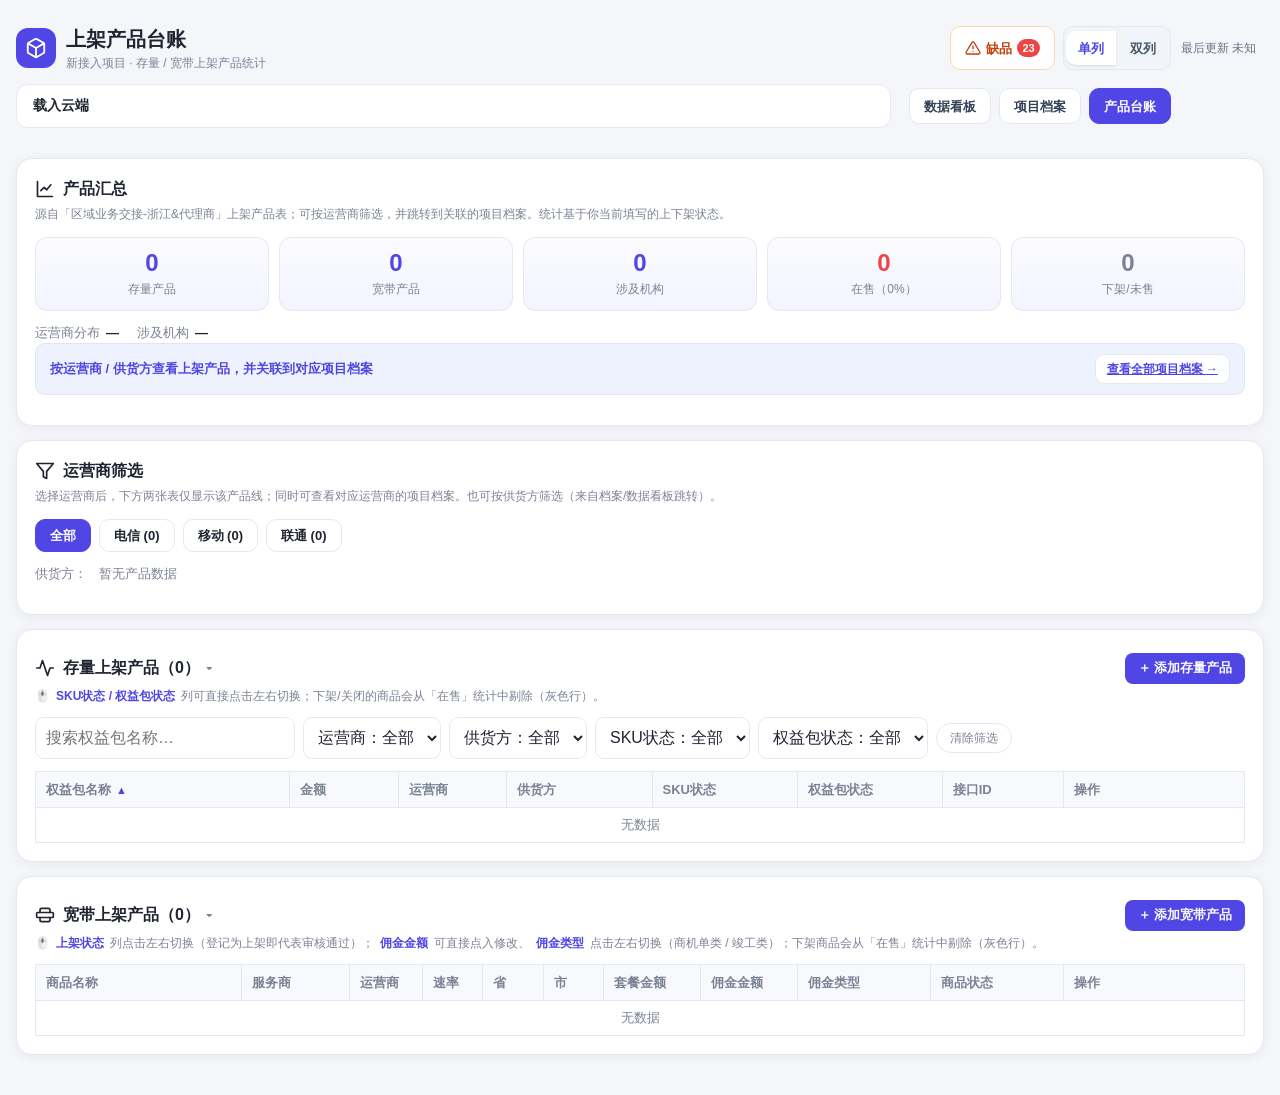
<file: product.html>
<!DOCTYPE html>
<html lang="zh-CN">
<head>
<meta charset="UTF-8">
<meta name="viewport" content="width=device-width, initial-scale=1.0, viewport-fit=cover">
<script>
/* ===== 页面自我更新引导块（稳定代码，此块保持不变；通过 api.github.com 无缓存通道自检与自我替换）===== */
(function(){
  var APP_VER="2026-11-26.2";
  var SELF=(location.pathname.split("/").pop()||"dashboard.html");
  var REPO="nuohuai01/shuju01";
  function check(){
    if(typeof fetch!=="function")return; // jsdom/旧环境守卫
    fetch("https://api.github.com/repos/"+REPO+"/contents/version.json?t="+Date.now(),{cache:"no-store"})
      .then(function(r){if(!r.ok)throw 0;return r.json();})
      .then(function(j){
        var info=JSON.parse(new TextDecoder().decode(Uint8Array.from(atob(j.content.replace(/\s/g,"")),function(c){return c.charCodeAt(0);})));
        if(!info.ver||info.ver===APP_VER)return;
        var b=document.createElement("div");
        b.style.cssText="position:fixed;top:0;left:0;right:0;z-index:99999;background:#4f46e5;color:#fff;padding:10px 16px;font-size:14px;text-align:center;cursor:pointer;box-shadow:0 2px 8px rgba(0,0,0,.25);";
        b.textContent="🔄 页面代码有新版本（"+info.ver+"）· 点击立即更新（地址不变，约需数秒）";
        b.onclick=function(){
          b.textContent="正在获取新代码…";
          fetch("https://api.github.com/repos/"+REPO+"/contents/"+SELF+"?t="+Date.now(),{cache:"no-store"})
            .then(function(r){return r.json();})
            .then(function(m){return fetch("https://api.github.com/repos/"+REPO+"/git/blobs/"+m.sha,{cache:"no-store"}).then(function(r2){return r2.json();}).then(function(bl){
              var html=new TextDecoder().decode(Uint8Array.from(atob(bl.content.replace(/\s/g,"")),function(c){return c.charCodeAt(0);}));
              try{localStorage.setItem("wb_app_code_ver",info.ver);}catch(e){}
              document.open();document.write(html);document.close();
            });})
            .catch(function(e){b.textContent="更新失败："+e.message;setTimeout(function(){b.remove();},6000);});
        };
        (document.body||document.documentElement).appendChild(b);
      })
      .catch(function(){});
  }
  if(document.readyState==="loading")document.addEventListener("DOMContentLoaded",function(){setTimeout(check,800);});
  else setTimeout(check,800);
})();
</script>
<title>产品台账 · 上架产品统计</title>
<script>if(window.self!==window.top)document.documentElement.classList.add('embedded');</script>
<script>
  window.addEventListener("error",function(e){try{var el=document.getElementById("gErr");if(!el){el=document.createElement("div");el.id="gErr";el.style.cssText="position:fixed;left:12px;bottom:12px;z-index:99999;background:#991b1b;color:#fff;padding:9px 14px;border-radius:10px;font-size:12.5px;line-height:1.5;max-width:72vw;box-shadow:0 6px 18px rgba(0,0,0,.28);display:none;white-space:pre-wrap;";document.body.appendChild(el);}var st=(e.error&&e.error.stack)?String(e.error.stack).split("\n").slice(1,4).join("\n"):"";el.textContent="页面出错："+(e.message||"未知错误")+(e.filename?"  ("+e.filename.split("/").pop()+":"+e.lineno+")":"")+(st?("\n"+st):"");el.style.display="block";clearTimeout(el._t);el._t=setTimeout(function(){el.style.display="none";},12000);}catch(_){}});
  function goTab(n){try{localStorage.setItem("wb_shell_tab",JSON.stringify({name:n,qs:""}));}catch(e){}if(window.parent!==window&&parent.switchTab){parent.switchTab(n);return false;}return true;}
</script>
<script>
(function(){
  function labelAll(){
    document.querySelectorAll(".tx-table,.tbl").forEach(function(t){
      var heads=Array.from((t.tHead&&t.tHead.rows[0]&&t.tHead.rows[0].cells)||[]).map(function(th){return (th.textContent||"").replace(/\s+/g,"").trim();});
      Array.from(t.tBodies||[]).forEach(function(tb){
        Array.from(tb.rows||[]).forEach(function(tr){
          Array.from(tr.cells||[]).forEach(function(td,i){
            if(!td.dataset.label)td.dataset.label=heads[i]||"";
          });
        });
      });
    });
  }
  if(document.readyState==="loading")document.addEventListener("DOMContentLoaded",labelAll);
  else labelAll();
  setTimeout(labelAll,800);setTimeout(labelAll,2000);
})();
</script>

<link rel="stylesheet" href="common.css?v=2">
<style>
  /* 状态切换（左右点击切换） */
  .tg{display:inline-flex;border:1px solid var(--line);border-radius:999px;overflow:hidden;font-size:12px;font-weight:600;line-height:1.4;}
  .tg-opt{padding:3px 11px;cursor:pointer;color:var(--muted);white-space:nowrap;border-right:1px solid var(--line);user-select:none;transition:background .12s;}
  .tg-opt:last-child{border-right:none;}
  .tg-opt:hover{background:rgba(0,0,0,.05);}
  .tg-opt.on.st-on{background:#059669;color:#fff;border-color:#059669;}
  .tg-opt.on.st-off{background:#dc2626;color:#fff;border-color:#dc2626;}
  .tg-opt.on.st-wait{background:#d97706;color:#fff;border-color:#d97706;}
  .tbl tr.off td{color:var(--muted);}
  .tbl tr.off td:first-child{box-shadow:inset 3px 0 0 var(--red);}
  .edit-tip{font-size:12px;color:var(--muted);margin:-6px 0 12px;display:flex;align-items:center;gap:6px;}
  .edit-tip b{color:var(--primary);}
  .num-in{width:100%;padding:3px 6px;border:1px solid var(--line);border-radius:6px;font-size:12px;font-family:inherit;text-align:right;background:#fff;color:var(--text);box-sizing:border-box;}
  .num-in:focus{outline:none;border-color:var(--primary);}
  .txt-in{width:100%;padding:3px 6px;border:1px solid var(--line);border-radius:6px;font-size:12px;font-family:inherit;background:#fff;color:var(--text);box-sizing:border-box;}
  .txt-in:focus{outline:none;border-color:var(--primary);}
  .sel-in{width:100%;max-width:none;padding:3px 6px;}
  /* 添加/删除产品 */
  .add-bar{display:flex;justify-content:flex-end;margin:-4px 0 10px;}
  .btn-add{display:inline-flex;align-items:center;gap:6px;padding:6px 14px;border:none;border-radius:8px;background:var(--primary);color:#fff;font-size:13px;font-weight:600;cursor:pointer;transition:opacity .15s;}
  .btn-add:hover{opacity:.85;}
  .del-btn{display:inline-flex;align-items:center;justify-content:center;padding:3px 9px;border:1px solid #fca5a5;border-radius:6px;background:#fef2f2;color:#dc2626;font-size:12px;font-weight:600;cursor:pointer;transition:background .12s;white-space:nowrap;}
  .del-btn:hover{background:#fee2e2;}
  .ops{display:table-cell;text-align:right;vertical-align:middle;white-space:normal;}   /* 不能是 flex：td 用 flex 会脱离表格单元格，固定布局下该列会塌掉 */
  .ops>.linkbtn,.ops>.del-btn{margin-left:6px;}
  .sup-label{font-size:13px;color:var(--muted);margin-right:4px;}
  .sup-select{min-height:34px;border:1px solid var(--line);border-radius:8px;padding:0 8px;font-size:13px;background:#fff;color:var(--text);max-width:380px;font-family:inherit;}
  .sel-in{max-width:180px;border:1px solid var(--line);border-radius:6px;padding:3px 6px;background:#fff;font-size:12px;font-family:inherit;color:var(--text);}
  .sel-in:focus,.txt-in:focus,.num-in:focus{outline:none;border-color:var(--primary);}
  .tbl.fixed{table-layout:fixed;width:100%;}
  /* ===== 表格自适应：固定布局 + 百分比列宽 =====
     目标：任何窗口宽度下都不出现「表格内部滚动条」和「页面横向滚动条」；
     列宽只随可用宽度等比变化 → 与分辨率/屏幕比例切换无关，不会跳版。 */
  #tblStock,#tblBroad{table-layout:fixed;width:100%;}
  #tblStock th,#tblStock td,#tblBroad th,#tblBroad td{min-width:0;overflow:hidden;text-overflow:ellipsis;}
  #tblStock td:nth-child(1){white-space:normal;line-height:1.35;overflow:hidden;text-overflow:clip;}
  #tblStock td:first-child .txt-in{white-space:normal;}
  #tblStock td:last-child,#tblStock th:last-child{overflow:hidden;text-overflow:clip;}
  #tblBroad td:nth-child(1){white-space:normal;line-height:1.35;}
  /* 权益包台账（8 列）比例列宽 */
  #tblStock th:nth-child(1),#tblStock td:nth-child(1){width:21%;}
  #tblStock th:nth-child(2),#tblStock td:nth-child(2){width:9%;}
  #tblStock th:nth-child(3),#tblStock td:nth-child(3){width:9%;}
  #tblStock th:nth-child(4),#tblStock td:nth-child(4){width:12%;}
  #tblStock th:nth-child(5),#tblStock td:nth-child(5){width:12%;}
  #tblStock th:nth-child(6),#tblStock td:nth-child(6){width:12%;}
  #tblStock th:nth-child(7),#tblStock td:nth-child(7){width:10%;}
  #tblStock th:nth-child(8),#tblStock td:nth-child(8){width:15%;}
  /* 宽带台账（11 列）比例列宽 */
  #tblBroad th:nth-child(1),#tblBroad td:nth-child(1){width:17%;}
  #tblBroad th:nth-child(2),#tblBroad td:nth-child(2){width:9%;}
  #tblBroad th:nth-child(3),#tblBroad td:nth-child(3){width:6%;}
  #tblBroad th:nth-child(4),#tblBroad td:nth-child(4){width:5%;}
  #tblBroad th:nth-child(5),#tblBroad td:nth-child(5){width:5%;}
  #tblBroad th:nth-child(6),#tblBroad td:nth-child(6){width:5%;}
  #tblBroad th:nth-child(7),#tblBroad td:nth-child(7){width:8%;}
  #tblBroad th:nth-child(8),#tblBroad td:nth-child(8){width:8%;}
  #tblBroad th:nth-child(9),#tblBroad td:nth-child(9){width:11%;}
  #tblBroad th:nth-child(10),#tblBroad td:nth-child(10){width:11%;}
  #tblBroad th:nth-child(11),#tblBroad td:nth-child(11){width:15%;}
  /* 单元格内控件：允许收缩到列宽；窄列时换行排布（而不是被裁掉）；宽屏仍是一行 */
  #tblStock td .tg,#tblBroad td .tg{flex-wrap:wrap;max-width:100%;}
  #tblStock td .tg-opt,#tblBroad td .tg-opt{padding:3px 7px;font-size:11.5px;}
  #tblStock td .nm-txt,#tblStock td .txt-in,#tblStock td .num-in,#tblStock td .sel-in,
  #tblBroad td .txt-in,#tblBroad td .num-in,#tblBroad td .sel-in{max-width:100%;box-sizing:border-box;}
  .tbl td,.tbl th{white-space:nowrap;}
  
  
  
  
  
  
  .tbl .sort-th{cursor:pointer;user-select:none;}
  .tbl .sort-th:hover{background:var(--bg,#f5f7fb);}
  .tbl .sort-arrow{color:var(--primary);font-size:11px;margin-left:2px;}
  /* 弹窗 */
  .modal-mask{position:fixed;inset:0;background:rgba(15,23,42,.45);display:none;align-items:center;justify-content:center;z-index:999;}
  .modal-mask.show{display:flex;}
  .modal{width:min(600px,92vw);max-height:88vh;overflow:auto;background:#fff;border-radius:14px;padding:20px 22px;box-shadow:0 20px 50px rgba(0,0,0,.25);}
  .modal h3{margin:0 0 4px;font-size:16px;color:var(--text);}
  .modal .m-desc{font-size:12px;color:var(--muted);margin:0 0 14px;}
  .form-grid{display:grid;grid-template-columns:1fr 1fr;gap:10px 14px;}
  .form-grid .full{grid-column:1/-1;}
  .f-item{display:flex;flex-direction:column;gap:4px;}
  .f-item label{font-size:12px;color:var(--muted);}
  .f-item input,.f-item select{padding:7px 10px;border:1px solid var(--line);border-radius:8px;font-size:13px;font-family:inherit;color:var(--text);background:#fff;width:100%;box-sizing:border-box;}
  .f-item input:focus,.f-item select:focus{outline:none;border-color:var(--primary);}
  .m-actions{display:flex;justify-content:flex-end;gap:10px;margin-top:18px;}
  .btn-ghost{padding:8px 16px;border:1px solid var(--line);border-radius:8px;background:#fff;color:var(--muted);font-size:13px;cursor:pointer;}
  .btn-ghost:hover{background:#f5f5f5;}
  .btn-ok{padding:8px 16px;border:none;border-radius:8px;background:var(--primary);color:#fff;font-size:13px;font-weight:600;cursor:pointer;}
  .btn-ok:hover{opacity:.9;}
  .btn-danger{padding:8px 16px;border:none;border-radius:8px;background:#dc2626;color:#fff;font-size:13px;font-weight:600;cursor:pointer;}
  .btn-danger:hover{background:#b91c1c;}
  .modal .warn-box{margin:10px 0 0;padding:10px 12px;border:1px solid #fca5a5;background:#fef2f2;color:#b91c1c;border-radius:8px;font-size:13px;line-height:1.7;}
  .warn-box b{color:#991b1b;}
  /* 缺品模块 */
  .miss-btn{display:inline-flex;align-items:center;gap:6px;padding:6px 13px;border:none;border-radius:8px;background:linear-gradient(135deg,#f97316,#dc2626);color:#fff;font-size:13px;font-weight:600;cursor:pointer;transition:opacity .15s;position:relative;}
  .miss-btn:hover{opacity:.88;}
  .miss-btn svg{width:14px;height:14px;}
  .miss-badge{min-width:18px;height:18px;padding:0 5px;border-radius:999px;background:rgba(255,255,255,.25);color:#fff;font-size:11px;font-weight:700;display:inline-flex;align-items:center;justify-content:center;line-height:1;}
  .miss-modal{width:min(1000px,96vw);}
  .miss-stats{display:flex;gap:8px;flex-wrap:wrap;margin-bottom:12px;}
  .miss-stats .ms-chip{padding:4px 10px;border-radius:999px;background:#f5f7fb;border:1px solid var(--line);font-size:12px;color:var(--muted);cursor:pointer;transition:all .12s;user-select:none;}
  .miss-stats .ms-chip:hover{border-color:var(--primary);color:var(--primary);}
  .miss-stats .ms-chip.on{background:var(--primary);border-color:var(--primary);color:#fff;}
  .miss-stats .ms-chip.on b{color:#fff;}
  .miss-stats .ms-chip b{color:var(--text);}
  .miss-stats .ms-chip.ms-warn{background:#fef2f2;border-color:#fca5a5;color:#b91c1c;}
  .miss-stats .ms-chip.ms-warn:hover{background:#fee2e2;color:#dc2626;}
  .miss-stats .ms-chip.ms-warn.on{background:#dc2626;border-color:#dc2626;color:#fff;}
  .miss-stats .ms-chip.ms-warn.on b{color:#fff;}
  .miss-tabs{display:flex;gap:6px;margin-bottom:10px;border-bottom:1px solid var(--line);padding-bottom:8px;}
  .miss-tab{padding:5px 14px;border:1px solid var(--line);border-radius:999px;background:#fff;font-size:13px;color:var(--muted);cursor:pointer;transition:all .12s;display:inline-flex;align-items:center;gap:6px;}
  .miss-tab:hover{border-color:var(--primary);color:var(--primary);}
  .miss-tab.on{background:var(--primary);border-color:var(--primary);color:#fff;font-weight:600;}
  .miss-tab .mt-n{font-size:11px;opacity:.85;font-weight:400;}
  .miss-tab .mt-miss{font-size:11px;background:#dc2626;color:#fff;border-radius:999px;min-width:16px;height:16px;padding:0 4px;display:inline-flex;align-items:center;justify-content:center;font-weight:700;}
  .miss-table th{white-space:nowrap;}
  .miss-table td{font-size:13px;}
  .miss-table tr.miss-row{background:#fef2f2;}
  .miss-table tr.miss-row td:first-child{box-shadow:inset 3px 0 0 #dc2626;color:#b91c1c;font-weight:600;}
  .miss-table tr.miss-row .miss-tag{display:inline-block;margin-left:6px;padding:1px 6px;border-radius:999px;background:#dc2626;color:#fff;font-size:10px;font-weight:700;vertical-align:1px;}
  .miss-table .miss-count{display:inline-flex;align-items:center;justify-content:center;min-width:24px;height:22px;padding:0 8px;border-radius:999px;background:#eef2ff;color:#4338ca;font-size:12px;font-weight:700;}
  .miss-table .miss-count.zero{background:#f3f4f6;color:#9ca3af;}
  .miss-inp{width:100%;padding:5px 8px;border:1px solid var(--line);border-radius:6px;font-size:13px;font-family:inherit;background:#fff;color:var(--text);box-sizing:border-box;}
  .miss-inp:focus{outline:none;border-color:var(--primary);background:#fafbff;}
  .miss-inp.slash{color:#c0c6d4;}
  /* 缺品状态切换按钮（可点击直接切换） */
  .miss-tog{display:inline-flex;align-items:center;gap:4px;padding:2px 9px;border:1px solid var(--line);border-radius:999px;font-size:11px;font-weight:600;cursor:pointer;background:#f3f4f6;color:var(--muted);user-select:none;transition:all .12s;vertical-align:1px;}
  .miss-tog:hover{border-color:var(--primary);}
  .miss-tog.miss{background:#fef2f2;border-color:#fca5a5;color:#b91c1c;}
  .miss-tog.miss::before{content:"●";color:#dc2626;font-size:10px;line-height:1;}
  .miss-tog.zero::before{content:"○";color:#9ca3af;font-size:12px;line-height:1;}
  .miss-tog.manual{border-color:#f97316;}
  /* 弹窗底部提示 + 重置 */
  .miss-foot{margin-top:12px;padding-top:10px;border-top:1px dashed var(--line);display:flex;justify-content:space-between;align-items:center;font-size:12px;color:var(--muted);gap:12px;}
  .miss-foot .hint{flex:1;line-height:1.6;}
  .miss-foot .btn-reset{padding:4px 10px;border:1px solid var(--line);border-radius:6px;background:#fff;color:var(--muted);cursor:pointer;font-size:12px;white-space:nowrap;}
  .miss-foot .btn-reset:hover{border-color:var(--primary);color:var(--primary);background:#fafbff;}
  .miss-saved{position:fixed;left:50%;top:24px;transform:translateX(-50%);background:#059669;color:#fff;padding:10px 18px;border-radius:8px;font-size:13px;font-weight:600;box-shadow:0 4px 16px rgba(0,0,0,.18);z-index:10000;opacity:0;transition:opacity .2s;pointer-events:none;}
  .miss-saved.show{opacity:1;}
  .miss-table td.f20-slash{color:#c0c6d4;}
  .miss-table td.note-txt{color:#b45309;font-size:12px;}

  /* 表格窄屏卡片化：与 dashboard 一致 */
  @media(max-width:900px){
    .tbl.fixed,.tbl,.tx-table{width:100%;table-layout:auto;min-width:0;}
    table.tbl{min-width:0!important;}
    #tblStock{min-width:0!important;}
    .tbl.fixed col{width:auto!important;}
    /* 卡片模式下必须复位百分比列宽，否则每个 td 会变成 17%/9% 宽（一列一格） */
    #tblStock th,#tblStock td,#tblBroad th,#tblBroad td{width:auto!important;min-width:0!important;max-width:none!important;overflow:visible;}
    #tblBroad td:nth-child(1),#tblStock td:nth-child(1){white-space:normal!important;}
    .tbl thead,.tx-table thead{display:none;}
    .tbl tbody tr,.tx-table tbody tr{display:block;background:#fff;border:1px solid var(--line);border-radius:12px;padding:10px 12px;margin-bottom:10px;box-shadow:0 1px 3px rgba(15,23,42,.05);}
    .tbl tbody td,.tbl tbody tr td,.tx-table tbody td,.tx-table tbody tr td{display:flex;align-items:center;justify-content:space-between;gap:10px;padding:6px 0;border-bottom:1px solid #f1f5f9;}
    .tbl tbody td:last-child,.tx-table tbody td:last-child{border-bottom:none;justify-content:flex-end;padding-top:8px;gap:6px;}
    .tbl tbody td::before,.tx-table tbody td::before{content:attr(data-label);font-size:12px;color:var(--muted);font-weight:600;flex:0 0 auto;max-width:80px;line-height:1.3;}
    .tbl tbody td .txt-in,.tbl tbody td .num-in,.tbl tbody td .sel-in,
    .tx-table tbody td .txt-in,.tx-table tbody td .num-in,.tx-table tbody td .sel-in,
    .tx-table tbody td .bar-cell,.tx-table tbody td .cell-bar{border:1px solid var(--line);background:#fff;border-radius:8px;padding:4px 8px;min-width:60px;flex:1 1 auto;text-align:right;}
    /* 产品台账特殊列：最后「操作」列要展示全部按钮 */
    .tbl tbody tr td.ops,.tbl tbody tr td:last-child{justify-content:flex-end;flex-wrap:wrap;}
  }

  /* 宽屏充分利用：放宽外层容器（列表类页面） */
  .wrap{max-width:1440px;}
  #tblStock td:last-child,#tblStock th:last-child{white-space:nowrap;overflow:visible;text-overflow:clip;}
  #tblStock td:last-child .icon-btn,#tblStock td:last-child .btn{white-space:nowrap;}


  /* 操作列：按钮一行居中显示 */

  /* 名称列：纯文本显示（可换行），点击进入编辑 */
  #tblStock td.nm-cell{white-space:normal!important;min-width:0;max-width:none;line-height:1.4;overflow-wrap:anywhere;word-break:break-word;}
  #tblStock .nm-txt{display:block;white-space:normal;cursor:text;border-bottom:1px dashed transparent;}
  #tblStock .nm-txt:hover{color:var(--primary);border-bottom-color:var(--primary);}
  #tblStock .nm-txt.empty{color:var(--muted);}
  #tblStock td.nm-cell input.txt-in{min-width:0;}

  /* 末两列保证最小宽度：避免按钮溢出到表格边框外 */
  #tblStock th:nth-child(7),#tblStock td:nth-child(7){min-width:0;}
  #tblStock th:nth-child(7) input,#tblStock td:nth-child(7) input{width:100%;min-width:0;}
  #tblStock th:last-child,#tblStock td:last-child{min-width:0;white-space:normal;}
  #tblStock td:last-child a,#tblStock td:last-child button{flex:0 0 auto;}

  /* ===== 窄屏（卡片化）修正：解除桌面端最小宽度约束，避免值溢出卡片 ===== */
  @media(max-width:900px){
    #tblStock{min-width:0!important;}
    #tblStock td.nm-cell{min-width:0!important;max-width:none!important;width:auto;}
    #tblStock .nm-txt{display:block;width:100%;white-space:normal;overflow-wrap:anywhere;}
    #tblStock th:nth-child(7),#tblStock td:nth-child(7),
    #tblStock th:last-child,#tblStock td:last-child{min-width:0!important;}
    #tblStock td:last-child{flex-wrap:wrap;gap:8px;justify-content:flex-end;}
    /* 卡片内输入/下拉自适应，不超出卡片 */
    .tbl tbody td input,.tbl tbody td select,.tbl tbody td .txt-in,.tbl tbody td .num-in,.tbl tbody td .sel-in{max-width:100%;min-width:0;flex:1 1 auto;}
    .tbl tbody td::before{max-width:96px;}
    .tbl tbody td{gap:8px;}
  }
  /* ===== 窄屏/中屏：双列自动降为单列（避免并排挤压） ===== */
  @media(max-width:1100px){
    body.layout-wide .wrap{overflow-x:visible;}
  body.layout-wide .main-grid{display:block;}   /* 窄屏自动降为单列，避免任何横向滚动 */
    body.layout-wide .dash-col{width:340px!important;flex:0 0 340px;max-width:340px;position:static;max-height:none;overflow-y:visible;}
    body.layout-wide .list-col{flex:1 1 auto;width:auto;min-width:0;}
  }

  /* 双列/窄容器下：运营商、供货方、接口ID 列保底宽度，避免只显示下拉箭头 */
  #tblStock th:nth-child(3),#tblStock td:nth-child(3){min-width:0;}
  #tblStock th:nth-child(4),#tblStock td:nth-child(4){min-width:0;}
  #tblStock td:nth-child(3) select,#tblStock td:nth-child(4) select{width:100%;min-width:0;max-width:none;}
  #tblStock td:nth-child(2) input{min-width:0;}


  /* 双列：表格不再设保底宽度、不再走页面级横滑（改由上方固定布局 + 百分比列宽自适应） */
  .tbl-scroll{overflow-x:auto;}   /* 安全网：固定布局下列宽永不超过容器，此条不会触发 */
  /* ---- 区块折叠（点标题）+ 存量表筛选栏（2026-09-23）---- */
  .module > h2{flex-wrap:wrap;}
  .module > h2.mod-title{cursor:pointer;user-select:none;padding:5px 0;}
  .module > h2.mod-title:hover .t-txt,
  .module > h2.mod-title:hover .mod-chev{color:var(--primary);}
  .mod-chev{font-size:12px;line-height:1;color:var(--muted);flex-shrink:0;margin-left:-2px;}
  .module > h2 .btn-add{margin-left:auto;font-size:12.5px;padding:7px 13px;flex-shrink:0;}
  .module.collapsed > .edit-tip,
  .module.collapsed > .fbar,
  .module.collapsed > .add-bar,
  .module.collapsed > .tbl-scroll{display:none;}
  .col-btn{font-size:12px;line-height:1;padding:8px 13px;border:1px solid var(--line);
    border-radius:999px;background:var(--card);color:var(--muted);cursor:pointer;white-space:nowrap;}
  .col-btn:hover{color:var(--primary);border-color:var(--primary);}
  .fbar{display:flex;flex-wrap:wrap;align-items:center;gap:8px;margin:2px 0 12px;}
  .fbar input[type=search],.fbar select{font-size:16px;padding:0 10px;border:1px solid var(--line);
    border-radius:9px;background:var(--card);color:var(--text);min-width:0;height:42px;}
  .fbar input[type=search]{flex:1 1 180px;max-width:260px;}
  .fbar select{cursor:pointer;max-width:220px;}
  .fbar-cnt{font-size:12.5px;color:var(--muted);margin-left:6px;}
  @media(max-width:768px){
    .fbar input[type=search]{max-width:none;flex:1 1 100%;}
    .fbar select{flex:1 1 calc(50% - 4px);max-width:none;}
    .module > h2.mod-title{min-height:44px;}
    .col-btn{min-height:44px;}
  }
</style>

<script>
if(/share=1/.test(location.search)){(function(){
  function boot(d){
    if(!d||!d.ls)return;
    Object.keys(d.ls).forEach(function(k){try{localStorage.setItem(k,d.ls[k]);}catch(e){}});
    var def="dashboard.html";
    try{var u=new URL(location.href);u.searchParams.delete("share");history.replaceState(null,"",u.pathname+(u.searchParams.toString()?"?"+u.searchParams.toString():""));location.reload();}catch(e){}
  }
  fetch("snapshot-v2.json?t="+Date.now()).then(function(r){if(!r.ok)throw new Error("no snapshot");return r.json();}).then(function(d){boot(d);})
  .catch(function(){try{alert("分享数据加载失败，请确认与快照文件在同一部署目录访问。");}catch(e){}});
})();}
</script>
</head>
<body>
<div class="wrap">
  <header>
    <div class="brand">
      <div class="logo">
        <svg viewBox="0 0 24 24" fill="none" stroke="#fff" stroke-width="2" stroke-linecap="round" stroke-linejoin="round"><path d="M21 16V8a2 2 0 0 0-1-1.73l-7-4a2 2 0 0 0-2 0l-7 4A2 2 0 0 0 3 8v8a2 2 0 0 0 1 1.73l7 4a2 2 0 0 0 2 0l7-4A2 2 0 0 0 21 16z"/><polyline points="3.27 6.96 12 12.01 20.73 6.96"/><line x1="12" y1="22.08" x2="12" y2="12"/></svg>
      </div>
      <div>
        <h1>上架产品台账</h1>
        <p>新接入项目 · 存量 / 宽带上架产品统计</p>
      </div>
    </div>
    <div class="toolbar">
      <button class="btn miss-btn" id="missBtn" onclick="openMiss()" title="电信/联通/移动 缺品省份优先级表（点击唤起）">
        <svg viewBox="0 0 24 24" fill="none" stroke="currentColor" stroke-width="2" stroke-linecap="round" stroke-linejoin="round"><path d="M10.29 3.86L1.82 18a2 2 0 0 0 1.71 3h16.94a2 2 0 0 0 1.71-3L13.71 3.86a2 2 0 0 0-3.42 0z"/><line x1="12" y1="9" x2="12" y2="13"/><line x1="12" y1="17" x2="12.01" y2="17"/></svg>
        缺品<span class="miss-badge" id="missBadge">0</span>
      </button>
      <div class="layout-ctl" id="layoutCtl" title="切换布局">
        <button class="btn sm" id="btnNarrow" onclick="setLayout('narrow')">单列</button>
        <button class="btn sm" id="btnWide" onclick="setLayout('wide')">双列</button>
      </div>
    </div>
    
<!-- ===== 云端同步（与数据看板同源同机制：多源取数+智能载入+IndexedDB等待写入）===== -->
<span id="prodBadge" style="font-size:12px;color:#6b7280;margin-right:8px;">最后更新 …</span>
<button class="btn" id="btnWbSync" style="margin-right:8px;">载入云端</button>

    <nav class="tabs board-nav">
      <a class="tab" href="dashboard.html" onclick="return goTab('dash')">数据看板</a>
      <a class="tab" href="project.html" onclick="return goTab('proj')">项目档案</a>
      <a class="tab active" href="product.html" onclick="return goTab('prod')">产品台账</a>
    </nav>
  </header>

  <div class="main-grid">
    <div class="dash-col">

  <!-- 汇总看板 -->
  <section class="module">
    <h2>
      <svg viewBox="0 0 24 24" fill="none" stroke="currentColor" stroke-width="2" stroke-linecap="round" stroke-linejoin="round"><path d="M3 3v18h18"/><path d="M7 14l4-4 3 3 5-6"/></svg>
      产品汇总
    </h2>
    <p class="desc">源自「区域业务交接-浙江&代理商」上架产品表；可按运营商筛选，并跳转到关联的项目档案。统计基于你当前填写的上下架状态。</p>
    <div class="stats" id="sumStats"></div>
    <div class="sum-row" id="sumRow"></div>
    <div id="relBanner"></div>
  </section>

  <!-- 运营商筛选 -->
  <section class="module">
    <h2>
      <svg viewBox="0 0 24 24" fill="none" stroke="currentColor" stroke-width="2" stroke-linecap="round" stroke-linejoin="round"><polygon points="22 3 2 3 10 12.46 10 19 14 21 14 12.46 22 3"/></svg>
      运营商筛选
    </h2>
    <p class="desc">选择运营商后，下方两张表仅显示该产品线；同时可查看对应运营商的项目档案。也可按供货方筛选（来自档案/数据看板跳转）。</p>
    <div class="filterbar" id="opFilter"></div>
    <div class="filterbar" id="supFilter" style="margin-top:8px;"></div>
  </section>

    </div>
    <div class="list-col">

  <!-- 存量上架产品 -->
  <section class="module" id="secStock">
    <h2 class="mod-title" onclick="toggleCollapse('stock')" title="点击折叠 / 展开该区块">
      <svg viewBox="0 0 24 24" fill="none" stroke="currentColor" stroke-width="2" stroke-linecap="round" stroke-linejoin="round"><path d="M22 12h-4l-3 9L9 3l-3 9H2"/></svg>
      <span class="t-txt">存量上架产品（<span id="cntStock">0</span>）</span>
      <span class="mod-chev" id="chevStock">▾</span>
      <span class="fbar-cnt" id="fqCnt"></span>
      <button class="btn-add" onclick="event.stopPropagation();openAdd('stock')">＋ 添加存量产品</button>
    </h2>
    <p class="edit-tip">🖱️ <b>SKU状态 / 权益包状态</b> 列可直接点击左右切换；下架/关闭的商品会从「在售」统计中剔除（灰色行）。</p>
    <div class="fbar" id="fbarStock">
      <input type="search" id="fqKw" placeholder="搜索权益包名称…" oninput="onKw(this.value)">
      <select id="fqOp" onchange="onOp(this.value)" title="按运营商筛选"></select>
      <select id="fqSup" onchange="onSup(this.value)" title="按供货方筛选"></select>
      <select id="fqSku" onchange="onSku(this.value)" title="按 SKU 状态筛选">
        <option value="">SKU状态：全部</option><option value="上架">上架</option><option value="下架">下架</option>
      </select>
      <select id="fqPkg" onchange="onPkg(this.value)" title="按权益包状态筛选">
        <option value="">权益包状态：全部</option><option value="开启">开启</option><option value="关闭">关闭</option>
      </select>
      <button class="col-btn" style="margin-left:0;" onclick="clearFbar()">清除筛选</button>
    </div>
    <div class="tbl-scroll"><table class="tbl" id="tblStock"><thead><tr><th class="sort-th" data-key="name" onclick="onSort('name')">权益包名称<span class="sort-arrow"></span></th><th class="sort-th" data-key="amount" onclick="onSort('amount')">金额<span class="sort-arrow"></span></th><th class="sort-th" data-key="operator" onclick="onSort('operator')">运营商<span class="sort-arrow"></span></th><th class="sort-th" data-key="supplier" onclick="onSort('supplier')">供货方<span class="sort-arrow"></span></th><th class="sort-th" data-key="skuStatus" onclick="onSort('skuStatus')">SKU状态<span class="sort-arrow"></span></th><th class="sort-th" data-key="status" onclick="onSort('status')">权益包状态<span class="sort-arrow"></span></th><th class="sort-th" data-key="interfaceId" onclick="onSort('interfaceId')">接口ID<span class="sort-arrow"></span></th><th>操作</th></tr></thead><tbody></tbody></table></div>
  </section>

  <!-- 宽带上架产品 -->
  <section class="module" id="secBroad">
    <h2 class="mod-title" onclick="toggleCollapse('broad')" title="点击折叠 / 展开该区块">
      <svg viewBox="0 0 24 24" fill="none" stroke="currentColor" stroke-width="2" stroke-linecap="round" stroke-linejoin="round"><rect x="2" y="9" width="20" height="6" rx="1"/><path d="M6 9V6a2 2 0 0 1 2-2h8a2 2 0 0 1 2 2v3M6 15v3a2 2 0 0 0 2 2h8a2 2 0 0 0 2-2v-3"/></svg>
      <span class="t-txt">宽带上架产品（<span id="cntBroad">0</span>）</span>
      <span class="mod-chev" id="chevBroad">▾</span>
      <button class="btn-add" onclick="event.stopPropagation();openAdd('broad')">＋ 添加宽带产品</button>
    </h2>
      <p class="edit-tip">🖱️ <b>上架状态</b> 列点击左右切换（登记为上架即代表审核通过）；<b>佣金金额</b> 可直接点入修改、<b>佣金类型</b> 点击左右切换（商机单类 / 竣工类）；下架商品会从「在售」统计中剔除（灰色行）。</p>
    <div class="tbl-scroll"><table class="tbl" id="tblBroad"><thead><tr><th>商品名称</th><th>服务商</th><th>运营商</th><th>速率</th><th>省</th><th>市</th><th>套餐金额</th><th>佣金金额</th><th>佣金类型</th><th>商品状态</th><th>操作</th></tr></thead><tbody></tbody></table></div>
  </section>
    </div>
  </div>
</div>

<!-- 添加 / 删除弹窗 -->
<div class="modal-mask" id="modalMask">
  <div class="modal">
    <h3 id="mTitle">添加产品</h3>
    <p class="m-desc" id="mDesc"></p>
    <div class="form-grid" id="mForm"></div>
    <div class="warn-box" id="mWarn" style="display:none"></div>
    <datalist id="supList"></datalist>
    <div class="m-actions">
      <button class="btn-ghost" onclick="closeModal()">取消</button>
      <button class="btn-ok" id="mOk" onclick="submitAdd()">保存</button>
    </div>
  </div>
</div>

<!-- 缺品优先级表弹窗 -->
<div class="modal-mask" id="missMask" onclick="if(event.target===this)closeMiss()">
  <div class="modal miss-modal">
    <h3>缺品优先级表</h3>
    <p class="m-desc">电信 / 联通 / 移动 各省份拿品优先级与佣金参考；红色高亮为缺品省份（暂无佣金参考，有品可先测试）。</p>
    <div class="miss-stats" id="missStats"></div>
    <div class="miss-tabs" id="missTabs"></div>
    <div class="tbl-scroll miss-tbl"><table class="tbl miss-table" id="missTable"><thead></thead><tbody></tbody></table></div>
    <div class="miss-foot">
      <span class="hint">💡 顶部 <b>省份总数 / 有佣金参考 / 缺品可先测试</b> 可点击过滤；省份旁红/灰圆点可点击直接切换缺品状态（橙框=手动标记）。</span>
      <button class="btn-reset" onclick="missResetOverride()" title="清空所有手动标记的缺品状态，恢复自动判定">↻ 重置手动标记</button>
    </div>
    <div class="m-actions">
      <button class="btn-ghost" onclick="closeMiss()">关闭</button>
    </div>
  </div>
</div>

<!-- 缺品模块保存提示 -->
<div class="miss-saved" id="missSaved">✓ 已保存</div>

<script src="seed-data.js"></script>
<script>
function esc(s){return String(s==null?"":s).replace(/[&<>"']/g,c=>({"&":"&amp;","<":"&lt;",">":"&gt;",'"':"&quot;","'":"&#39;"}[c]));}
// 完整产品数据持久化：首次从种子初始化（并迁移旧的状态覆盖 edits），此后增删改直接作用于该数据
const KDATA="wb_product_data", KP="wb_product_status_edits";
function loadData(){
  try{
    const raw=localStorage.getItem(KDATA);
    if(raw){
      const d=JSON.parse(raw);
      if(d&&Array.isArray(d.stock)&&Array.isArray(d.broadband)){
        mergeSeedProducts(d);
        return d;
      }
    }
  }catch(e){}
  const d={stock:(SEED_PRODUCTS.stock||[]).map(p=>Object.assign({},p)),broadband:(SEED_PRODUCTS.broadband||[]).map(p=>Object.assign({},p))};
  try{
    const old=JSON.parse(localStorage.getItem(KP)||"{}")||{};
    d.stock.forEach(p=>{const o=old["stock:"+p.offerId];if(o)Object.assign(p,o);});
    d.broadband.forEach(p=>{const o=old["broad:"+p.productNo];if(o)Object.assign(p,o);});
  }catch(e){}
  saveData(d);
  return d;
}
// 种子增量合并：维护已合并 offerId/productNo 列表（localStorage），每次加载只补录新增 seed；
// 用户手动删除的种子产品（已记录在列表）不会被加回；后续新增 seed 无需升级标记版本。
function mergeSeedProducts(d){
  try{
    let merged={stock:{},broad:{}};
    try{merged=JSON.parse(localStorage.getItem("wb_prod_seed_merged")||"{}")||{};}catch(e){}
    merged.stock=merged.stock||{};merged.broad=merged.broad||{};
    const haveS=new Set((d.stock||[]).map(p=>p.offerId));
    const haveB=new Set((d.broadband||[]).map(p=>p.productNo));
    let changed=false;
    (SEED_PRODUCTS.stock||[]).forEach(p=>{
      if(merged.stock[p.offerId])return;
      merged.stock[p.offerId]=1;
      if(!haveS.has(p.offerId)){d.stock.push(Object.assign({},p));changed=true;}
    });
    (SEED_PRODUCTS.broadband||[]).forEach(p=>{
      if(merged.broad[p.productNo])return;
      merged.broad[p.productNo]=1;
      if(!haveB.has(p.productNo)){d.broadband.push(Object.assign({},p));changed=true;}
    });
    if(changed)saveData(d);
    try{localStorage.setItem("wb_prod_seed_merged",JSON.stringify(merged));}catch(e){}
    try{localStorage.removeItem("wb_prod_seed_merged_v1");}catch(e){}
  }catch(e){}
}
function saveData(d){try{localStorage.setItem(KDATA,JSON.stringify(d));}catch(e){}}
let data=loadData();

// 一次性迁移：存量产品按名称去重（保留首个，删除重复条目），兼容用户本地历史重复
(function dedupStock(){
  try{
    if(localStorage.getItem("wb_prod_dedup_v1"))return;
    const seen=new Set();let removed=0;
    data.stock=data.stock.filter(p=>{
      const k=(p.name||"").trim();
      if(!k)return true;
      if(seen.has(k)){removed++;return false;}
      seen.add(k);return true;
    });
    if(removed){saveData(data);console.log("[dedup] 存量产品去重移除",removed,"条");}
    try{localStorage.setItem("wb_prod_dedup_v1","1");}catch(e){}
  }catch(e){}
})();

// ===== 一次性迁移（2026-09-22）：用《机构信息汇总_2026-09-20.xlsx》刷新已有台账 =====
// 背景：seed 增量合并只「补录新增」，不刷新已存在条目；本迁移按「名称」精确匹配一次性回填。
// 策略（非破坏性）：SKU状态/权益包状态/价格 以源表覆盖；接口ID/供货方 仅在原值为空时补，绝不覆盖已有内容。
(function refreshFromSource20260922(){
  try{
    if(localStorage.getItem("wb_prod_refresh_20260922"))return;
    var T=[["移动-广西19.9元随心看-20GB定向流量翻倍活动-6个月", "上架", "关闭", "19.9", "1000807", "广西移动"], ["电信-广西20元消费品牌联名权益包B（淘票票）", "上架", "开启", "20", "1000833", "广西电信"], ["电信-广西20元消费品牌联名权益包B（古茗）", "上架", "开启", "20", "1000833", "广西电信"], ["电信-广西20元消费品牌联名权益包B（大参林）", "上架", "开启", "20", "1000833", "广西电信"], ["电信-广西10元5GB月包", "上架", "开启", "10", "1000291", "广西电信"], ["电信-广西3日短期流量包4GB", "上架", "关闭", "10", "1000291", "广西电信"], ["电信-广西1日短期流量包5GB", "上架", "关闭", "10", "1000291", "广西电信"], ["电信-广西20元消费品牌联名权益包B（出行）", "上架", "开启", "20", "1000833", "广西电信"], ["电信-广西20元消费品牌联名权益包B（淘票票2）", "上架", "开启", "20", "1000833", "广西电信"], ["电信-广西7日短期流量包10GB", "上架", "关闭", "20", "1000291", "广西电信"], ["电信-广西5日短期流量包7GB", "上架", "关闭", "15", "1000291", "广西电信"], ["电信-广西20元4GB流量抖音本地生活权益包", "上架", "开启", "20", "1000291", "广西电信"], ["电信-广西20元5GB生活畅享福袋权益包", "上架", "开启", "20", "1000291", "广西电信"], ["电信-湖南15元10GB月包202404", "上架", "开启", "15", "1000559", "湖南电信"], ["电信-湖南20元5GB提速包202404", "上架", "开启", "20", "1000559", "湖南电信"], ["联通-湖南30元25GB7天包", "上架", "开启", "30", "1000300", "湖南联通"], ["联通-湖南15元10GB7天包", "上架", "开启", "15", "1000300", "湖南联通"], ["电信-湖南20元20GB加餐包202404", "上架", "开启", "20", "1000559", "湖南电信"], ["联通-湖南10元8GB月末流量包", "上架", "开启", "10", "1000300", "湖南联通"], ["电信-湖南50元40GB月包202404", "上架", "开启", "50", "1000559", "湖南电信"], ["电信-湖南5元5GB月包202404", "上架", "开启", "5", "1000559", "湖南电信"], ["联通-湖南30元40GB月末流量包", "上架", "开启", "30", "1000300", "湖南联通"], ["电信-湖南20元20GB月包202404", "上架", "开启", "20", "1000559", "湖南电信"], ["电信-湖南10元5GB月包202404", "上架", "开启", "10", "1000559", "湖南电信"], ["电信-湖南卫星+流量组合包（连续包月）", "上架", "开启", "29", "1000405", "湖南电信"], ["联通-湖南20元20GB下旬加油包（续订版）", "上架", "开启", "20", "1000300", "湖南联通"], ["电信-湖南30元20G月包", "上架", "开启", "30", "1000559", "湖南电信"], ["联通-湖南5元2GB日包", "上架", "开启", "0", "1000300", "湖南联通"], ["联通-湖南10元8GB下旬加油包（续订版）", "上架", "开启", "10", "1000300", "湖南联通"], ["联通-湖南乐享视频彩铃流量5G加油包-19元档（立即）", "上架", "开启", "19", "1000300", "湖南联通"], ["电信-湖南10元10GB月包202404", "上架", "开启", "10", "1000559", "湖南电信"], ["联通-湖南乐享视频彩铃流量5G加油包-29元档（立即）", "上架", "开启", "29", "1000300", "湖南联通"], ["电信-湖南30元20GB月包202404", "上架", "开启", "30", "1000559", "湖南电信"], ["联通-湖南乐享视频彩铃流量5G加油包-16元档（立即）", "上架", "开启", "16", "1000300", "湖南联通"], ["电信-湖南天翼云电脑基础版（30元/月）", "上架", "开启", "30", "1000405", "湖南电信"], ["电信-湖南20元10GB提速包202404", "上架", "开启", "20", "1000559", "湖南电信"], ["联通-湖南3元1GB日包", "下架", "关闭", "3", "1000300", "湖南联通"], ["联通-湖南10元3GB三日包", "上架", "开启", "10", "1000300", "湖南联通"], ["电信-湖南网易云音乐会员权益流量包（19.9元5GB+网易云", "上架", "开启", "19.9", "1000405", "湖南电信"], ["联通-湖南10元15GB夜间月包", "上架", "开启", "0", "1000300", "湖南联通"], ["电信-湖南哔哩哔哩会员15GB定向流量包（19.9元/月）", "上架", "开启", "19.9", "1000405", "湖南电信"], ["电信-湖南60元60GB月包202404", "上架", "开启", "60", "1000559", "湖南电信"]];
    var n=0;
    T.forEach(function(r){
      var p=data.stock.find(function(x){return (x.name||"").trim()===r[0];});
      if(!p)return;
      if(r[1])p.skuStatus=r[1];
      if(r[2])p.status=r[2];
      if(r[3])p.amount=r[3];
      if(r[4]&&!p.interfaceId)p.interfaceId=r[4];
      if(r[5]&&!p.supplier)p.supplier=r[5];
      n++;
    });
    if(n)saveData(data);
    localStorage.setItem("wb_prod_refresh_20260922","1");
    console.log("[refresh] 台账已用源表刷新",n,"条");
  }catch(e){}
})();
function mergedStock(){return data.stock;}
function mergedBroad(){return data.broadband;}
function setField(kind,key,field,val){
  const arr=kind==="stock"?data.stock:data.broadband;
  const p=arr.find(x=>(kind==="stock"?x.offerId:x.productNo)===key);
  if(!p)return;
  p[field]=val;
  saveData(data);
  renderAll();
}
function setStatus(kind,key,field,val){setField(kind,key,field,val);}
function setNum(kind,key,field,val){setField(kind,key,field,(val||"").trim());}

function prodOp(p){
  const raw=p.operator||"";
  if(raw.indexOf("电信")>=0) return "电信";
  if(raw.indexOf("移动")>=0) return "移动";
  if(raw.indexOf("联通")>=0) return "联通";
  if(raw.indexOf("华数")>=0) return "华数";
  const s=(p.name||"")+(p.supplier||"");
  if(s.indexOf("电信")>=0) return "电信";
  if(s.indexOf("移动")>=0) return "移动";
  if(s.indexOf("联通")>=0) return "联通";
  if(s.indexOf("华数")>=0) return "华数";
  return "";
}
// 名称列：点击进入编辑（纯文本显示 → 输入框 → 失焦/回车保存）
function nmEdit(td,kind,key,field){
  if(!td||td.querySelector("input"))return;
  var span=td.querySelector(".nm-txt");
  var cur=span?(span.classList.contains("empty")?"":span.textContent):"";
  var inp=document.createElement("input");
  inp.className="txt-in";inp.type="text";inp.value=cur;inp.placeholder="产品名称";
  td.innerHTML="";td.appendChild(inp);inp.focus();inp.select();
  var done=false;
  function save(){if(done)return;done=true;setNum(kind,key,field,inp.value);}
  inp.addEventListener("blur",save);
  inp.addEventListener("keydown",function(e){if(e.key==="Enter"){e.preventDefault();inp.blur();}});
}function relatedProjects(op){
  if(!op) return 0;
  // 优先读项目档案页的持久化数据（含用户新增/删除），无则回退种子
  let proj=null;try{proj=JSON.parse(localStorage.getItem("wb_project_archive"));}catch(e){proj=null;}
  const arr=Array.isArray(proj)?proj:(SEED_ARCHIVES||[]);
  let n=0;
  arr.forEach(a=>{
    let aop=a.operator||"";
    if(!aop){const t=(a.name||"")+(a.province||"")+(a.short||"");if(t.indexOf("电信")>=0||t.indexOf("天翼")>=0)aop="电信";else if(t.indexOf("移动")>=0)aop="移动";else if(t.indexOf("联通")>=0)aop="联通";else if(t.indexOf("华数")>=0)aop="华数";}
    if(aop===op)n++;
    (a.sub||[]).forEach(s=>{if(prodOp(s)===op)n++;});
  });
  return n;
}

let filterOp=(new URLSearchParams(location.search).get("op")||"").trim();
let sortKey="name",sortDir="asc";
function onSort(key){if(sortKey===key)sortDir=sortDir==="asc"?"desc":"asc";else{sortKey=key;sortDir="asc";}renderTables();}
function sortVal(p,key){
  switch(key){
    case "name":return p.name||"";
    case "amount":return parseFloat(p.amount)||0;
    case "operator":return p.operator||"";
    case "supplier":return p.supplier||"";
    case "skuStatus":return p.skuStatus||"";
    case "status":return p.status||"";
    case "interfaceId":return p.interfaceId||"";
    default:return "";
  }
}
let filterSup=(new URLSearchParams(location.search).get("sup")||"").trim();
// 去尾"（xxx）"括号注释，兼容 supplier 带后缀、档案 name 不带的情况
function stripTail(s){return String(s||"").replace(/（[^）]*）?\s*$/g,"").trim();}
function matchSup(p,sup){
  if(!sup)return true;
  const s=String(p.supplier||p.provider||"").trim();
  if(!s)return !sup; // 未填供货方的产品：仅在未筛选供货方时显示；筛选具体供货方时不混入（与运营商筛选口径一致）
  if(s===sup||s.indexOf(sup)>=0||sup.indexOf(s)>=0)return true;
  // 去括号后双向包含（兼容"中国联合网络通信有限公司浙江省分公司（全客）" vs 档案"中国联合网络通信有限公司浙江省分公司"）
  const s2=stripTail(s),sup2=stripTail(sup);
  if(s2&&(s2===sup2||s2.indexOf(sup2)>=0||sup2.indexOf(s2)>=0))return true;
  // 兜底：sup 命中某档案的 name/short/省+运 组合，则该档案的同 group 产品也算命中
  const list=buildArchMap()&&(typeof SEED_ARCHIVES!=="undefined"?SEED_ARCHIVES:[]);
  let archs=[];
  try{const raw=localStorage.getItem("wb_project_archive");if(raw){const a=JSON.parse(raw);if(Array.isArray(a))archs.push(...a);}}catch(e){}
  archs=archs.concat(list||[]);
  for(const a of archs){
    const aShort=a.short||"",aName=a.name||"",aProv=a.province||"",aOp=a.operator||"";
    const aCombo=(aProv&&aOp)?(aProv.replace(/[省市区]$/,"")+aOp):""; // 省+运须同时存在，退化为裸省份（如"湖南"）会让湖南电信/湖南移动全部误匹配
    const aName2=stripTail(aName),aShort2=stripTail(aShort);
    const supHit=sup===aShort||sup===aName||(aShort&&(sup.indexOf(aShort)>=0||aShort.indexOf(sup)>=0))||(aName&&(sup.indexOf(aName)>=0||sup2.indexOf(aName2)>=0||sup.indexOf(aName2)>=0))||(aCombo&&sup.indexOf(aCombo)>=0);
    if(!supHit)continue;
    if(aShort&&(s===aShort||s.indexOf(aShort)>=0||aShort.indexOf(s)>=0||s2===aShort2||(s2&&s2.indexOf(aShort2)>=0)))return true;
    if(aName&&(s.indexOf(aName)>=0||s2.indexOf(aName2)>=0||(aName2&&s2.indexOf(aName2)>=0)))return true;
    if(aCombo&&(s.indexOf(aCombo)>=0||s2.indexOf(aCombo)>=0))return true;
  }
  return false;
}
function supKey(p){return String(p.supplier||p.provider||"").trim();}
const f1=p=>!filterOp||prodOp(p)===filterOp;
const f2=p=>matchSup(p,filterSup);

// ============ 存量表筛选栏（2026-09-23）============
// filterOp / filterSup 复用左侧「运营商筛选」的同一份状态，两处 UI 始终一致
let fqKw="",fqSku="",fqPkg="";
function onKw(v){fqKw=(v||"").trim();renderTables();}
function onSku(v){fqSku=v||"";renderTables();}
function onPkg(v){fqPkg=v||"";renderTables();}
function onOp(v){filterOp=v||"";renderAll();}
function onSup(v){filterSup=v||"";renderAll();}
function clearFbar(){
  fqKw="";fqSku="";fqPkg="";filterOp="";filterSup="";
  var a=document.getElementById("fqKw");if(a)a.value="";
  var b=document.getElementById("fqSku");if(b)b.value="";
  var c=document.getElementById("fqPkg");if(c)c.value="";
  renderAll();
}
const f3=p=>{
  if(fqSku&&(p.skuStatus||"")!==fqSku)return false;
  if(fqPkg&&(p.status||"")!==fqPkg)return false;
  if(fqKw){const n=String(p.name||"").toLowerCase();if(n.indexOf(fqKw.toLowerCase())<0)return false;}
  return true;
};
function renderFbar(){
  const opBox=document.getElementById("fqOp");
  if(opBox){
    let h='<option value="">运营商：全部</option>'+OPS.map(o=>'<option value="'+o+'"'+(filterOp===o?" selected":"")+'>'+o+'</option>').join("");
    if(filterOp&&OPS.indexOf(filterOp)<0)h+='<option value="'+esc(filterOp)+'" selected>'+esc(filterOp)+'</option>';
    opBox.innerHTML=h;
  }
  const supBox=document.getElementById("fqSup");
  if(supBox){
    const sups=[...new Set(mergedStock().map(supKey).filter(Boolean))].sort();
    // 按显示名（档案简称）合并选项：不同原始写法（如"湖南联通/湖南联通聚杰/湖南联通讯旗/湖南联通(讯旗)"）
    // 显示同名时只保留一个选项；筛选走 matchSup 模糊包含，合并后仍命中全部写法的产品
    const seen=new Map();
    sups.forEach(s=>{const lb=archShortOf(s)||s;if(!seen.has(lb))seen.set(lb,s);});
    // 兼容旧的原名筛选值（URL ?sup= 或历史状态）：映射到其所属显示名
    let activeLb="";
    if(filterSup){if(seen.has(filterSup))activeLb=filterSup;else{const hit=sups.find(s=>(archShortOf(s)||s)===(archShortOf(filterSup)||filterSup));activeLb=hit?(archShortOf(hit)||hit):"";}}
    let h='<option value="">供货方：全部</option>'+[...seen.keys()].map(lb=>'<option value="'+esc(lb)+'"'+(filterSup&&activeLb===lb?" selected":"")+'>'+esc(lb)+'</option>').join("");
    if(filterSup&&!activeLb)h+='<option value="'+esc(filterSup)+'" selected>'+esc(filterSup)+'</option>';
    supBox.innerHTML=h;
  }
  const kw=document.getElementById("fqKw");
  if(kw&&document.activeElement!==kw)kw.value=fqKw;
}

// ============ 区块折叠（2026-09-23）============
let collapseState=(function(){try{return JSON.parse(localStorage.getItem("wb_prod_collapse")||"{}")||{};}catch(e){return {};}})();
function toggleCollapse(kind){
  collapseState[kind]=!collapseState[kind];
  try{localStorage.setItem("wb_prod_collapse",JSON.stringify(collapseState));}catch(e){}
  applyCollapse();
}
function applyCollapse(){
  [["stock","secStock","chevStock"],["broad","secBroad","chevBroad"]].forEach(function(x){
    const sec=document.getElementById(x[1]);if(!sec)return;
    const on=!!collapseState[x[0]];
    sec.classList.toggle("collapsed",on);
    const hd=sec.querySelector("h2");
    if(hd)hd.setAttribute("title",on?"点击展开该区块":"点击折叠该区块");
    const ch=document.getElementById(x[2]);
    if(ch)ch.textContent=on?"▸":"▾";
  });
}
const OPS=["电信","移动","联通"];

function onShelfStock(p){return p.skuStatus==="上架"&&p.status==="开启";}
function onShelfBroad(p){return (p.shelf||"").indexOf("上架")>=0;}

// 状态徽标配色
function statusClass(v){
  if(["上架","已上架","开启","通过","商机单类"].indexOf(v)>=0) return "st-on";
  if(["下架","已下架","关闭"].indexOf(v)>=0) return "st-off";
  return "st-wait";
}
function statusToggle(kind,key,field,val,opts){
  let os=opts.slice();
  if(os.indexOf(val)<0) os.unshift(val); // 保证当前值可选
  return `<span class="tg">`+os.map(o=>`<span class="tg-opt ${o===val?("on "+statusClass(o)):""}" onclick="setStatus('${kind}','${key}','${field}','${esc(o)}')">${esc(o)}</span>`).join("")+`</span>`;
}
function numInput(kind,key,field,val){
  return `<input class="num-in" type="text" inputmode="decimal" value="${esc(val)}" onchange="setNum('${kind}','${key}','${field}',this.value)">`;
}
function textInput(kind,key,field,val,ph){
  return `<input class="txt-in" type="text" value="${esc(val)}" placeholder="${ph||''}" onchange="setNum('${kind}','${key}','${field}',this.value)">`;
}
// 运营商下拉（电信/移动/联通/华数/其他）
function opSelect(kind,key,field,val){
  const opts=["","电信","移动","联通","华数","其他"];
  return `<select class="sel-in" onchange="setNum('${kind}','${key}','${field}',this.value)">`+
    opts.map(o=>`<option value="${esc(o)}"${o===val?" selected":""}>${o||"(空)"}</option>`).join("")+
    `</select>`;
}
// 供货方下拉（项目档案简称列表）：每个档案一条选项，value 优先简称、label 显示简称；按 name 去重。
function supSelect(kind,key,val){
  const list=[];
  try{const raw=localStorage.getItem("wb_project_archive");if(raw){const a=JSON.parse(raw);if(Array.isArray(a))list.push(...a);}}catch(e){}
  if(typeof SEED_ARCHIVES!=="undefined"&&Array.isArray(SEED_ARCHIVES))list.push(...SEED_ARCHIVES);
  const seen=new Set();const opts=[];
  list.forEach(a=>{
    const nm=a.name||"";if(!nm||seen.has(nm))return;
    seen.add(nm);
    const sh=(a.short&&a.short!==nm)?a.short:"";
    opts.push({value:sh||nm,label:sh||nm});
  });
  if(val&&!opts.some(o=>o.value===val)){
    opts.unshift({value:val,label:archShortOf(val)||val});
  }
  return `<select class="sel-in" onchange="setNum('${kind}','${key}','supplier',this.value)" title="选择供货方（取项目档案，按简称展示）">`+
    `<option value="">-- 选择供货方 --</option>`+
    opts.map(o=>`<option value="${esc(o.value)}"${o.value===val?" selected":""}>${esc(o.label)}</option>`).join("")+
    `</select>`;
}

// ---- 添加 / 删除产品 ----
let mKind="stock",delTarget=null;
const STOCK_FIELDS=[
  {key:"name",label:"权益包名称",ph:"如 联通-浙江30元20GB月包",full:true},
  {key:"amount",label:"金额（元）",ph:"如 30"},
  {key:"operator",label:"运营商",select:["电信","移动","联通"]},
  {key:"supplier",label:"供货方",ph:"供货方名称",full:true},
  {key:"skuStatus",label:"SKU状态",select:["上架","下架"]},
  {key:"status",label:"权益包状态",select:["开启","关闭"]},
  {key:"interfaceId",label:"接口ID",ph:"如 1000450"}
];
const BROAD_FIELDS=[
  {key:"name",label:"商品名称",ph:"如 杭州电信300M宽带新装一年",full:true},
  {key:"provider",label:"服务商",ph:"如 浙江赋能"},
  {key:"operator",label:"运营商",select:["中国电信","中国移动","中国联通"]},
  {key:"rate",label:"速率",ph:"如 300M"},
  {key:"province",label:"省",ph:"如 浙江"},
  {key:"city",label:"市",ph:"如 杭州市"},
  {key:"price",label:"套餐金额（元）",ph:"如 480.00"},
  {key:"commission",label:"佣金金额（元）",ph:"如 40.00"},
  {key:"commissionType",label:"佣金类型",select:["商机单类","竣工类"]},
  {key:"shelf",label:"商品状态",select:["已上架","已下架","暂不上架"]}
];
function openAdd(kind){
  mKind=kind;delTarget=null;
  const isStock=kind==="stock";
  const fields=isStock?STOCK_FIELDS:BROAD_FIELDS;
  document.getElementById("mTitle").textContent=isStock?"添加存量产品":"添加宽带产品";
  document.getElementById("mDesc").textContent=isStock?"填写以下字段后保存，新记录将出现在存量产品表中。":"填写以下字段后保存，新记录将出现在宽带上架产品表中。";
  document.getElementById("mWarn").style.display="none";
  document.getElementById("mForm").innerHTML=fields.map(f=>{
    const dl=f.key==="supplier"||f.key==="provider"?' list="supList"':"";
    return `<div class="f-item${f.full?" full":""}"><label>${f.label}</label>${f.select?`<select id="mf_${f.key}">${f.select.map(o=>`<option value="${esc(o)}">${esc(o)}</option>`).join("")}</select>`:`<input id="mf_${f.key}" type="text" placeholder="${esc(f.ph||"")}"${dl}>`}</div>`;
  }).join("");
  buildSupDatalist();
  const ok=document.getElementById("mOk");
  ok.textContent="保存";ok.className="btn-ok";ok.onclick=submitAdd;
  document.getElementById("modalMask").classList.add("show");
}
function buildSupDatalist(){
  const dl=document.getElementById("supList");if(!dl)return;
  const list=[];
  try{const raw=localStorage.getItem("wb_project_archive");if(raw){const a=JSON.parse(raw);if(Array.isArray(a))list.push(...a);}}catch(e){}
  if(typeof SEED_ARCHIVES!=="undefined"&&Array.isArray(SEED_ARCHIVES))list.push(...SEED_ARCHIVES);
  // 加上已存在产品中用户手动填过的供货方（用户历史输入保留为备选）
  try{const d=JSON.parse(localStorage.getItem("wb_product_data")||"{}");[...(d.stock||[]),...(d.broadband||[])].forEach(p=>{const s=(p.supplier||p.provider||"").trim();if(s&&!list.some(a=>a.name===s||a.short===s))list.push({name:s,short:s});});}catch(e){}
  const seen=new Set();const opts=[];
  list.forEach(a=>{
    const nm=a.name||"";const sh=(a.short&&a.short!==nm)?a.short:"";
    if(sh&&!seen.has(sh)){seen.add(sh);opts.push({value:sh,label:nm});}
    if(nm&&!seen.has(nm)){seen.add(nm);opts.push({value:nm,label:nm});}
  });
  dl.innerHTML=opts.map(o=>`<option value="${esc(o.value)}"${o.label&&o.label!==o.value?` label="${esc(o.label)}"`:""}></option>`).join("");
}
function closeModal(){document.getElementById("modalMask").classList.remove("show");}
function submitAdd(){
  const isStock=mKind==="stock";
  const fields=isStock?STOCK_FIELDS:BROAD_FIELDS;
  const obj={};
  fields.forEach(f=>{const el=document.getElementById("mf_"+f.key);obj[f.key]=el?(el.value||"").trim():"";});
  if(!obj.name){
    const w=document.getElementById("mWarn");w.style.display="block";w.innerHTML="产品名称不能为空，请填写后再保存。";
    return;
  }
  if(isStock){obj.offerId="new_"+Date.now();obj.skuStatus=obj.skuStatus||"上架";obj.status=obj.status||"开启";}
  else{obj.productNo="new_"+Date.now();obj.shelf=obj.shelf||"已上架";obj.commissionType=obj.commissionType||"商机单类";obj.province=obj.province||"";}
  (isStock?data.stock:data.broadband).push(obj);
  saveData(data);
  closeModal();
  renderAll();
  const t=document.getElementById(isStock?"tblStock":"tblBroad");
  if(t&&t.scrollIntoView)t.scrollIntoView({behavior:"smooth",block:"nearest"});
}
function askDel(kind,key,name){
  delTarget={kind:kind,key:key};
  document.getElementById("mTitle").textContent="删除产品";
  document.getElementById("mDesc").textContent="确认删除该产品记录？";
  document.getElementById("mForm").innerHTML="";
  document.getElementById("mWarn").style.display="block";
  document.getElementById("mWarn").innerHTML="即将删除：<b>"+esc(name)+"</b><br>此操作不可撤销，删除后该产品将从台账和统计中移除。";
  const ok=document.getElementById("mOk");
  ok.textContent="确认删除";ok.className="btn-danger";ok.onclick=confirmDel;
  document.getElementById("modalMask").classList.add("show");
}
function confirmDel(){
  if(!delTarget)return;
  const arr=delTarget.kind==="stock"?data.stock:data.broadband;
  const idx=arr.findIndex(x=>(delTarget.kind==="stock"?x.offerId:x.productNo)===delTarget.key);
  if(idx>=0){arr.splice(idx,1);saveData(data);}
  closeModal();delTarget=null;
  renderAll();
}

function renderSummary(){
  const stock=mergedStock(), broad=mergedBroad();
  const baseStock=stock.filter(p=>f1(p)&&f2(p));
  const baseBroad=broad.filter(p=>f1(p)&&f2(p));
  const all=[...baseStock,...baseBroad];
  const total=all.length;
  document.getElementById("cntStock").textContent=baseStock.length;
  document.getElementById("cntBroad").textContent=baseBroad.length;

  const onShelf=all.filter(p=> onShelfStock(p)||onShelfBroad(p)).length;
  const pct=total?Math.round(onShelf/total*100):0;
  const opSet={};all.forEach(p=>{const o=prodOp(p);if(o)opSet[o]=(opSet[o]||0)+1;});

  // 涉及机构：去重统计供货方（存量 supplier）+ 服务商（宽带 provider）
  const instSet={};
  baseStock.forEach(p=>{if(p.supplier)instSet[p.supplier]=1;});
  baseBroad.forEach(p=>{if(p.provider)instSet[p.provider]=1;});
  const instCount=Object.keys(instSet).length;

  const offCount=total-onShelf;
  document.getElementById("sumStats").innerHTML=`
    <div class="stat-card"><div class="stat-n">${baseStock.length}</div><div class="stat-l">存量产品</div></div>
    <div class="stat-card"><div class="stat-n">${baseBroad.length}</div><div class="stat-l">宽带产品</div></div>
    <div class="stat-card"><div class="stat-n">${instCount}</div><div class="stat-l">涉及机构</div></div>
    <div class="stat-card"><div class="stat-n" style="color:${onShelf>0?'var(--green)':'var(--red)'}">${onShelf}</div><div class="stat-l">在售（${pct}%）</div></div>
    <div class="stat-card"><div class="stat-n" style="color:${offCount>0?'var(--amber)':'var(--muted)'}">${offCount}</div><div class="stat-l">下架/未售</div></div>`;
  document.getElementById("sumRow").innerHTML=`
    <div class="sum-item"><span class="k">运营商分布</span><span class="v">${Object.keys(opSet).sort().map(k=>k+" "+opSet[k]).join(" · ")||"—"}</span></div>
    <div class="sum-item"><span class="k">涉及机构</span><span class="v">${Object.keys(instSet).sort().join(" · ")||"—"}</span></div>`;

  const ban=document.getElementById("relBanner");
  if(filterOp||filterSup){
    const parts=[];
    if(filterOp)parts.push(`运营商：<b>${esc(filterOp)}</b>`);
    if(filterSup)parts.push(`供货方：<b>${esc(filterSup)}</b>`);
    ban.innerHTML=`<div class="rel-banner">
      <span>已按 ${parts.join(" · ")} 筛选（${total} 个产品，在售 ${onShelf}）</span>
      <span>
        ${filterOp?`<a class="linkbtn" href="project.html?op=${encodeURIComponent(filterOp)}" onclick="if(window.parent!==window&&parent.switchTab){parent.switchTab('proj','op=${encodeURIComponent(filterOp)}');return false;}">关联项目 ${relatedProjects(filterOp)} →</a>`:""}
        <a class="linkbtn" href="product.html" onclick="if(window.parent!==window&&parent.switchTab){parent.switchTab('prod');return false;}" style="margin-left:6px;">清除筛选</a>
      </span>
    </div>`;
  }else{
    ban.innerHTML=`<div class="rel-banner"><span>按运营商 / 供货方查看上架产品，并关联到对应项目档案</span><a class="linkbtn board-nav" href="project.html" onclick="if(window.parent!==window&&parent.switchTab){parent.switchTab('proj');return false;}">查看全部项目档案 →</a></div>`;
  }
}

function goSup(v){
  const u=new URLSearchParams(location.search);u.delete("op");
  if(v)u.set("sup",v);else u.delete("sup");
  const q=u.toString();
  if(window.parent!==window&&parent.switchTab){parent.switchTab("prod",q?q:"");return;}
  location.href="product.html"+(q?"?"+q:"");
}
// 供货方 → 档案简称映射（合并 SEED_ARCHIVES + localStorage 项目档案，匹配显示 short 或档案名）
let _archMap=null;
function buildArchMap(){
  if(_archMap)return _archMap;
  const list=[];
  try{const raw=localStorage.getItem("wb_project_archive");if(raw){const a=JSON.parse(raw);if(Array.isArray(a))list.push(...a);}}catch(e){}
  if(typeof SEED_ARCHIVES!=="undefined"&&Array.isArray(SEED_ARCHIVES))list.push(...SEED_ARCHIVES);
  const m=new Map();
  list.forEach(p=>{const nm=p.name||"";if(!nm)return;const sh=(p.short&&p.short!==nm)?p.short:"";m.set(nm,sh);});
  _archMap=m;
  return m;
}
function archShortOf(s){
  if(!s)return "";
  const map=buildArchMap();
  if(map.has(s))return map.get(s)||s;
  for(const [k,v] of map){
    if(k.length>=2&&(s.indexOf(k)>=0||k.indexOf(s)>=0))return v||k;
    if(v&&(s===v||s.indexOf(v)>=0||v.indexOf(s)>=0))return v;
  }
  return s;
}
function renderFilter(){
  const box=document.getElementById("opFilter");
  const src=[...data.stock,...data.broadband];
  const mk=(op,label)=>{
    const href="product.html"+(op?"?op="+encodeURIComponent(op):"");
    const cls=filterOp===op?"active":"";
    const arg=op?(",'op="+encodeURIComponent(op)+"'"):"";
    const onClick="if(window.parent!==window&&parent.switchTab){parent.switchTab('prod'"+arg+");return false;}";
    return '<a class="tab '+cls+'" href="'+href+'" onclick="'+onClick+'">'+label+'</a>';
  };
  box.innerHTML=mk("","全部")+OPS.map(o=>mk(o,o+" ("+src.filter(p=>prodOp(p)===o).length+")")).join("");
  const sbox=document.getElementById("supFilter");
  if(sbox){
    const sups=[...new Set(src.map(supKey).filter(s=>s))].sort();
    sbox.innerHTML=`<span class="sup-label">供货方：</span>`+(sups.length?`<select class="sup-select" onchange="goSup(this.value)">
      <option value="">全部</option>
      ${sups.map(s=>`<option value="${esc(s)}"${filterSup===s?" selected":""}>${esc(s)}</option>`).join("")}
    </select>`:`<span style="color:var(--muted);font-size:13px;">暂无产品数据</span>`)+`${filterSup?`<a class="linkbtn" href="product.html" onclick="if(window.parent!==window&&parent.switchTab){parent.switchTab('prod');return false;}" style="margin-left:8px;">清除供货方筛选</a>`:""}`;
  }
}

function renderTables(){
  const stock=mergedStock(), broad=mergedBroad();
  const cmp=(a,b)=>{
    const va=sortVal(a,sortKey),vb=sortVal(b,sortKey);
    if(typeof va==="number"&&typeof vb==="number") return sortDir==="asc"?va-vb:vb-va;
    const r=String(va).localeCompare(String(vb),"zh");
    return sortDir==="asc"?r:-r;
  };
  const bs=stock.filter(p=>f1(p)&&f2(p)&&f3(p)).sort(cmp);
  const _cnt=document.getElementById("fqCnt");
  if(_cnt)_cnt.textContent=(fqKw||fqSku||fqPkg||filterOp||filterSup)?("筛选出 "+bs.length+" / 共 "+stock.length+" 个"):"";
  const bb=broad.filter(p=>f1(p)&&f2(p));
  // 更新表头排序箭头
  document.querySelectorAll("#tblStock .sort-th").forEach(th=>{
    const k=th.getAttribute("data-key");
    const ar=th.querySelector(".sort-arrow");
    if(k===sortKey)ar.textContent=sortDir==="asc"?" ▲":" ▼";
    else ar.textContent="";
  });
  document.querySelector("#tblStock tbody").innerHTML=bs.map(p=>`<tr class="${onShelfStock(p)?'':'off'}">
    <td class="nm-cell">${p.name?`<span class="nm-txt" title="${esc(p.name)}" onclick="nmEdit(this.parentNode,'stock','${esc(p.offerId)}','name')">${esc(p.name)}</span>`:'<span class="nm-txt empty">—</span>'}</td><td class="amt">${numInput("stock",p.offerId,"amount",p.amount)}</td><td>${opSelect("stock",p.offerId,"operator",p.operator)}</td>
    <td>${supSelect("stock",p.offerId,p.supplier)}</td>
    <td>${statusToggle("stock",p.offerId,"skuStatus",p.skuStatus,["上架","下架"])}</td>
    <td>${statusToggle("stock",p.offerId,"status",p.status,["开启","关闭"])}</td>
    <td>${textInput("stock",p.offerId,"interfaceId",p.interfaceId,"接口ID")}</td>
    <td class="ops">${supKey(p)?`<a class="linkbtn" title="查看该供货方交易数据（数据台聚焦该机构与产品）" href="dashboard.html?sup=${encodeURIComponent(supKey(p))}&prod=${encodeURIComponent(p.name)}" onclick="if(window.parent!==window&&parent.switchTab){parent.switchTab('dash','sup=${encodeURIComponent(supKey(p))}&prod=${encodeURIComponent(p.name)}');return false;}">看数据</a> `:""}<button class="del-btn" onclick="askDel('stock','${esc(p.offerId)}','${esc(p.name)}')">删除</button></td></tr>`).join("")||'<tr><td colspan="8" style="text-align:center;color:var(--muted)">无数据</td></tr>';
  document.querySelector("#tblBroad tbody").innerHTML=bb.map(p=>`<tr class="${onShelfBroad(p)?'':'off'}">
    <td title="${esc(p.name)}">${esc(p.name)}</td><td title="${esc(p.provider)}">${esc(archShortOf(p.provider))}</td><td title="${esc(p.operator)}">${esc(p.operator)}</td>
    <td title="${esc(p.rate)}">${esc(p.rate)}</td><td>${textInput("broad",p.productNo,"province",p.province||"","省")}</td><td title="${esc(p.city)}">${esc(p.city)}</td>
    <td class="amt" title="${esc(p.price)}">${esc(p.price)}</td>
    <td>${numInput("broad",p.productNo,"commission",p.commission)}</td>
    <td>${statusToggle("broad",p.productNo,"commissionType",p.commissionType||"商机单类",["商机单类","竣工类"])}</td>
    <td>${statusToggle("broad",p.productNo,"shelf",p.shelf,["已上架","已下架","暂不上架"])}</td>
    <td class="ops">${supKey(p)?`<a class="linkbtn" title="查看该服务商交易数据（数据台聚焦该机构与产品）" href="dashboard.html?sup=${encodeURIComponent(supKey(p))}&prod=${encodeURIComponent(p.name)}" onclick="if(window.parent!==window&&parent.switchTab){parent.switchTab('dash','sup=${encodeURIComponent(supKey(p))}&prod=${encodeURIComponent(p.name)}');return false;}">看数据</a> `:""}<button class="del-btn" onclick="askDel('broad','${esc(p.productNo)}','${esc(p.name)}')">删除</button></td></tr>`).join("")||'<tr><td colspan="11" style="text-align:center;color:var(--muted)">无数据</td></tr>';
}

// ---- 布局切换（单列 / 双列）----
let layoutMode=(()=>{try{return localStorage.getItem("wb_prod_layout")||"narrow";}catch(e){return "narrow";}})();
function setLayout(m){
  layoutMode=m;
  document.body.classList.toggle("layout-wide",m==="wide");
  document.getElementById("btnNarrow").classList.toggle("active",m==="narrow");
  document.getElementById("btnWide").classList.toggle("active",m==="wide");
  try{localStorage.setItem("wb_prod_layout",m);}catch(e){}
}
setLayout(layoutMode);

function renderAll(){renderSummary();renderFilter();renderFbar();applyCollapse();renderTables();}
try{renderAll();}
catch(e){
  console.error("产品台账渲染失败：",e);
  var eb=document.getElementById("relBanner")||document.body;
  eb.insertAdjacentHTML("beforeend",'<div style="margin:10px 0;padding:12px 14px;border:1px solid #fca5a5;background:#fef2f2;color:#b91c1c;border-radius:10px;font-size:13px;"><b>页面渲染出错：</b>'+(e&&e.message?e.message:e)+'<br><span style="color:#7f1d1d">请按 F12 打开控制台把完整报错发我。</span></div>');
}

// ================= 缺品模块（电信/联通/移动 缺品优先级表，点击唤起） =================
// 数据源：电信联通移动缺品优先级表.xlsx（电信28行 / 联通28行 / 移动30行）；f20/f30 为佣金参考，"/"=暂无参考，null=未填（缺品）
const MISS_PRIORITY=[
 {op:"电信",prov:"辽宁",f20:"17",f30:"22",note:""},
 {op:"电信",prov:"云南",f20:"18-20",f30:"25",note:""},
 {op:"电信",prov:"陕西",f20:"17-18",f30:"25",note:""},
 {op:"电信",prov:"江西",f20:"16-18",f30:"20-25",note:""},
 {op:"电信",prov:"四川",f20:"18",f30:"20",note:""},
 {op:"电信",prov:"山东",f20:"18-20",f30:"25",note:""},
 {op:"电信",prov:"安徽",f20:"15",f30:"20",note:""},
 {op:"电信",prov:"福建",f20:"18-20",f30:"22-25",note:""},
 {op:"电信",prov:"湖北",f20:"15",f30:"20",note:""},
 {op:"电信",prov:"贵州",f20:"16",f30:"20",note:""},
 {op:"电信",prov:"河北",f20:"15",f30:"20",note:""},
 {op:"电信",prov:"甘肃",f20:"20",f30:"25",note:""},
 {op:"电信",prov:"内蒙古",f20:"20",f30:"25",note:""},
 {op:"电信",prov:"吉林",f20:"17",f30:"20-25",note:""},
 {op:"电信",prov:"黑龙江",f20:"17",f30:"20-25",note:""},
 {op:"电信",prov:"新疆",f20:"22",f30:"30",note:""},
 {op:"电信",prov:"湖南",f20:"16-18",f30:"20-25",note:""},
 {op:"电信",prov:"广西",f20:"32",f30:"/",note:""},
 {op:"电信",prov:"江苏",f20:null,f30:null,note:"缺品，有品就可以先测试"},
 {op:"电信",prov:"浙江",f20:null,f30:null,note:""},
 {op:"电信",prov:"河南",f20:"20",f30:null,note:""},
 {op:"电信",prov:"西藏",f20:"20",f30:"/",note:""},
 {op:"电信",prov:"宁夏",f20:"20",f30:"/",note:""},
 {op:"电信",prov:"天津",f20:"20",f30:"/",note:""},
 {op:"电信",prov:"山西",f20:"20",f30:"/",note:""},
 {op:"电信",prov:"海南",f20:"25",f30:"/",note:""},
 {op:"电信",prov:"广东",f20:"35",f30:"/",note:""},
 {op:"电信",prov:"青海",f20:"18-20",f30:"25",note:""},
 {op:"联通",prov:"辽宁",f20:"20",f30:"/",note:""},
 {op:"联通",prov:"吉林",f20:"20",f30:"/",note:""},
 {op:"联通",prov:"河北",f20:"15",f30:"/",note:""},
 {op:"联通",prov:"山东",f20:"12",f30:"15",note:""},
 {op:"联通",prov:"新疆",f20:"15",f30:"25",note:""},
 {op:"联通",prov:"湖南",f20:"20",f30:"25",note:""},
 {op:"联通",prov:"湖北",f20:"20",f30:"25",note:""},
 {op:"联通",prov:"浙江",f20:"15",f30:"20",note:""},
 {op:"联通",prov:"上海",f20:"25",f30:"30",note:""},
 {op:"联通",prov:"重庆",f20:"20",f30:"25",note:""},
 {op:"联通",prov:"云南",f20:"20",f30:null,note:"缺品，有品就可以先测试"},
 {op:"联通",prov:"陕西",f20:"20",f30:null,note:""},
 {op:"联通",prov:"四川",f20:"20",f30:null,note:""},
 {op:"联通",prov:"内蒙古",f20:"20",f30:null,note:""},
 {op:"联通",prov:"黑龙江",f20:"20",f30:null,note:""},
 {op:"联通",prov:"安徽",f20:"20",f30:null,note:""},
 {op:"联通",prov:"贵州",f20:"20",f30:null,note:""},
 {op:"联通",prov:"甘肃",f20:"20",f30:null,note:""},
 {op:"联通",prov:"青海",f20:"20",f30:null,note:""},
 {op:"联通",prov:"河南",f20:"20",f30:null,note:""},
 {op:"联通",prov:"西藏",f20:"20",f30:null,note:""},
 {op:"联通",prov:"宁夏",f20:"20",f30:null,note:""},
 {op:"联通",prov:"天津",f20:"20",f30:null,note:""},
 {op:"联通",prov:"山西",f20:"20",f30:null,note:""},
 {op:"联通",prov:"广西",f20:"20",f30:null,note:""},
 {op:"联通",prov:"江西",f20:"25",f30:null,note:""},
 {op:"联通",prov:"江苏",f20:"25",f30:null,note:""},
 {op:"联通",prov:"海南",f20:"25",f30:null,note:""},
 {op:"移动",prov:"西藏",f20:"25",f30:null,note:""},
 {op:"移动",prov:"新疆",f20:"25",f30:null,note:""},
 {op:"移动",prov:"陕西",f20:"20",f30:null,note:""},
 {op:"移动",prov:"湖北",f20:"20",f30:null,note:""},
 {op:"移动",prov:"广西",f20:"20",f30:null,note:""},
 {op:"移动",prov:"甘肃",f20:"20",f30:null,note:""},
 {op:"移动",prov:"山东",f20:"20",f30:null,note:""},
 {op:"移动",prov:"湖南",f20:"18",f30:null,note:""},
 {op:"移动",prov:"云南",f20:"15",f30:null,note:""},
 {op:"移动",prov:"内蒙古",f20:null,f30:null,note:"缺品，有品就可以先测试"},
 {op:"移动",prov:"辽宁",f20:null,f30:null,note:""},
 {op:"移动",prov:"江西",f20:null,f30:null,note:""},
 {op:"移动",prov:"四川",f20:null,f30:null,note:""},
 {op:"移动",prov:"吉林",f20:null,f30:null,note:""},
 {op:"移动",prov:"黑龙江",f20:null,f30:null,note:""},
 {op:"移动",prov:"安徽",f20:null,f30:null,note:""},
 {op:"移动",prov:"福建",f20:null,f30:null,note:""},
 {op:"移动",prov:"贵州",f20:null,f30:null,note:""},
 {op:"移动",prov:"青海",f20:null,f30:null,note:""},
 {op:"移动",prov:"河北",f20:null,f30:null,note:""},
 {op:"移动",prov:"江苏",f20:null,f30:null,note:""},
 {op:"移动",prov:"浙江",f20:null,f30:null,note:""},
 {op:"移动",prov:"河南",f20:null,f30:null,note:""},
 {op:"移动",prov:"宁夏",f20:null,f30:null,note:""},
 {op:"移动",prov:"天津",f20:null,f30:null,note:""},
 {op:"移动",prov:"山西",f20:null,f30:null,note:""},
 {op:"移动",prov:"海南",f20:null,f30:null,note:""},
 {op:"移动",prov:"广东",f20:null,f30:null,note:""},
 {op:"移动",prov:"重庆",f20:null,f30:null,note:""},
 {op:"移动",prov:"上海",f20:"/",f30:null,note:""}
];
let missCur="电信";
let missFilter="all";   // all | ref | miss  顶部 chip 过滤
// 运行时可变数据（首次从种子加载，后续从 localStorage 覆盖；用户编辑后实时写回）
const MISS_KEY="wb_miss_priority_v1";
let missData=loadMissData();
function loadMissData(){
  try{
    const raw=localStorage.getItem(MISS_KEY);
    if(raw){const a=JSON.parse(raw);if(Array.isArray(a)&&a.length===MISS_PRIORITY.length){return a.map(x=>({op:x.op,prov:x.prov,f20:x.f20==null?null:x.f20,f30:x.f30==null?null:x.f30,note:x.note||"",manualMiss:x.manualMiss===true||x.manualMiss===false?x.manualMiss:undefined}));}}
  }catch(e){}
  return MISS_PRIORITY.map(x=>({op:x.op,prov:x.prov,f20:x.f20==null?null:x.f20,f30:x.f30==null?null:x.f30,note:x.note||""}));
}
function saveMissData(){
  try{
    localStorage.setItem(MISS_KEY,JSON.stringify(missData.map(x=>({op:x.op,prov:x.prov,f20:x.f20,f30:x.f30,note:x.note,manualMiss:x.manualMiss===true||x.manualMiss===false?x.manualMiss:undefined}))));
  }catch(e){}
}
// manualMiss 手动覆盖优先；未标记走自动（f20 空 OR 备注含"缺品"）
function missIsMissing(r){
  if(r&&r.manualMiss===true)return true;
  if(r&&r.manualMiss===false)return false;
  const v=r&&r.f20;
  return !!((r&&r.note&&String(r.note).indexOf("缺品")>=0)||v==null||v==="");
}
function missList(op){return missData.filter(r=>r.op===op);}
function missCount(op){return missList(op).filter(missIsMissing).length;}
function missStatsHtml(op){
  const list=missList(op),miss=missCount(op);
  const chip=(key,label,n,warnCls)=>{
    const on=missFilter===key;
    return `<span class="ms-chip ${on?"on":""}${warnCls?" "+warnCls:""}" data-f="${key}" onclick="missFilterSet('${key}')">${label} <b>${n}</b></span>`;
  };
  return chip("all","省份总数",list.length,"")+chip("ref","有佣金参考",list.length-miss,"")+chip("miss","缺品可先测试",miss,"ms-warn");
}
function missFilterSet(f){missFilter=f;renderMiss();}
function missTabsHtml(){
  const ops=["电信","联通","移动"];
  return ops.map(op=>`<span class="miss-tab${op===missCur?" on":""}" onclick="missTab('${op}')">${op}<span class="mt-n">${missList(op).length}省</span>${missCount(op)?`<span class="mt-miss">${missCount(op)}</span>`:""}</span>`).join("");
}
function missVal(v){
  if(v==null||v==="")return "—";
  if(v==="/")return `<span class="f20-slash">/</span>`;
  return esc(v);
}
function missStrip(s){return String(s||"").replace(/[省市区]$/,"").trim();}
function missProdCount(op,prov){
  // 合并 SEED_ARCHIVES + localStorage wb_project_archive
  const archs=[];
  try{if(typeof SEED_ARCHIVES!=="undefined"&&Array.isArray(SEED_ARCHIVES))archs.push(...SEED_ARCHIVES);}catch(e){}
  try{const raw=localStorage.getItem("wb_project_archive");if(raw){const a=JSON.parse(raw);if(Array.isArray(a))archs.push(...a);}}catch(e){}
  const provNo=missStrip(prov);
  const matched=archs.filter(a=>missStrip(a.province||"")===provNo && a.operator===op);
  if(!matched.length)return 0;
  const supSet=new Set();
  matched.forEach(a=>{if(a.short)supSet.add(a.short);if(a.name)supSet.add(a.name);});
  const sups=[...supSet];
  const stock=(typeof data!=="undefined"&&data&&Array.isArray(data.stock))?data.stock:[];
  return stock.filter(p=>{
    if(!p.supplier||!p.operator)return false;
    if(p.operator!==op)return false;
    if(p.skuStatus!=="上架"||p.status!=="开启")return false;
    return sups.some(s=>p.supplier.indexOf(s)>=0||s.indexOf(p.supplier)>=0);
  }).length;
}
function missCountBadge(op,prov){
  const n=missProdCount(op,prov);
  return `<span class="miss-count${n===0?" zero":""}" title="${op}-${prov} 当前上线产品 ${n} 个">${n}</span>`;
}
function missInpHtml(op,prov,key,val){
  const v=val==null?"":val;
  const slash=v==="/"?" slash":"";
  return `<input class="miss-inp${slash}" data-op="${esc(op)}" data-prov="${esc(prov)}" data-key="${key}" value="${esc(v)}" onchange="missSave(this)" placeholder="数字/区间/" title="直接编辑：数字、18-20、区间">`;
}
function missSave(el){
  const op=el.getAttribute("data-op"),prov=el.getAttribute("data-prov"),key=el.getAttribute("data-key");
  let v=el.value;
  // 仅 f20/f30 把空串视为 null（保持"无佣金参考"语义）；note 保留 ""，方便用户区分清空与未填
  if((key==="f20"||key==="f30") && v==="") v=null;
  const row=missData.find(r=>r.op===op&&r.prov===prov);
  if(!row)return;
  row[key]=v;
  saveMissData();
  // 同步刷新：行高亮、统计、徽标、tab 角标
  renderMiss();
  missInit();
  missToast();
}
let missToastT=null;
function missToast(){
  const t=document.getElementById("missSaved");
  if(!t)return;
  t.classList.add("show");
  clearTimeout(missToastT);
  missToastT=setTimeout(()=>t.classList.remove("show"),1200);
}
function missToggleHtml(op,r){
  const miss=missIsMissing(r);
  const manual=r&&(r.manualMiss===true||r.manualMiss===false);
  const cls=`miss-tog ${miss?"miss":"zero"}${manual?" manual":""}`;
  const tip=manual?(r.manualMiss?"手动标记为缺品，点击取消":"手动标记为有品，点击恢复"):(miss?"自动判定为缺品，点击标记取消":"自动判定为有品，点击标记");
  return `<span class="${cls}" data-op="${esc(op)}" data-prov="${esc(r.prov)}" onclick="missToggle(this)" title="${tip}">${miss?"缺品":"未缺品"}</span>`;
}
function missToggle(el){
  const op=el.getAttribute("data-op"),prov=el.getAttribute("data-prov");
  const row=missData.find(r=>r.op===op&&r.prov===prov);
  if(!row)return;
  const cur=missIsMissing(row);
  // 当前是缺品 → 标记为非缺品；当前非缺品 → 标记为缺品
  row.manualMiss=!cur;
  saveMissData();
  renderMiss();
  missInit();
  missToast();
}
function missResetOverride(){
  if(!confirm("确认清空所有手动标记的缺品状态，恢复自动判定（f20 空 OR 备注含缺品）？"))return;
  missData.forEach(r=>{r.manualMiss=undefined;});
  saveMissData();
  renderMiss();
  missInit();
  missToast();
}
function missTableBody(op,has30){
  let rows=missList(op);
  if(missFilter==="miss")rows=rows.filter(missIsMissing);
  else if(missFilter==="ref")rows=rows.filter(r=>!missIsMissing(r));
  if(!rows.length)return `<tr><td colspan="${has30?5:4}" style="text-align:center;color:var(--muted);padding:24px 0;">该筛选下无省份</td></tr>`;
  return rows.map(r=>{
    const miss=missIsMissing(r);
    const cntHtml=missCountBadge(op,r.prov);
    const noteInp=`<input class="miss-inp" data-op="${esc(op)}" data-prov="${esc(r.prov)}" data-key="note" value="${esc(r.note||"")}" onchange="missSave(this)" placeholder="可填备注（如：缺品，有品可先测试）">`;
    return `<tr class="${miss?"miss-row":""}"><td>${esc(r.prov)} ${missToggleHtml(op,r)}</td><td>${cntHtml}</td><td>${missInpHtml(op,r.prov,"f20",r.f20)}</td>${has30?`<td>${missInpHtml(op,r.prov,"f30",r.f30)}</td>`:""}<td>${noteInp}</td></tr>`;
  }).join("");
}
function renderMiss(){
  const s=document.getElementById("missStats"),t=document.getElementById("missTabs");
  if(!s||!t)return;
  s.innerHTML=missStatsHtml(missCur);
  t.innerHTML=missTabsHtml();
  const tab=document.getElementById("missTable");
  const has30=missCur!=="移动";
  tab.querySelector("thead").innerHTML=`<tr><th>省份</th><th>已上线产品数</th><th>20元以内资费佣金参考</th>${has30?"<th>30元以内资费参考佣金</th>":""}<th>备注</th></tr>`;
  tab.querySelector("tbody").innerHTML=missTableBody(missCur,has30);
}
function openMiss(){
  const m=document.getElementById("missMask");
  if(m){m.classList.add("show");renderMiss();}
}
function closeMiss(){
  const m=document.getElementById("missMask");
  if(m)m.classList.remove("show");
}
function missTab(op){missCur=op;renderMiss();}
function missInit(){
  const n=missData.filter(missIsMissing).length;
  const b=document.getElementById("missBadge");
  if(b){b.textContent=n;b.title=n+" 个缺品省份（有品可先测试）";}
}
missInit();
</script>
<script>
(function(){
  /* 共享键（与 dashboard.html 完全一致） */
  var __KTX="wb_workdash_tx", __PWDK="snap_pwd", __SNAPT="wb_snap_time";
  var __IDB="wb_workdash_db", __STORE="kv";
  var REPO="nuohuai01/shuju01";
  function __log(m,cls){var el=document.getElementById("gErr")||null;try{var t=document.createElement("div");t.style.cssText="position:fixed;left:12px;bottom:12px;z-index:99999;background:#0f172a;color:#e2e8f0;padding:9px 14px;border-radius:10px;font-size:12.5px;max-width:60vw;box-shadow:0 4px 14px rgba(0,0,0,.3);";t.textContent=m;document.body.appendChild(t);setTimeout(function(){t.remove();},5000);}catch(e){}}
  function __idbOpen(){return new Promise(function(res,rej){var r=indexedDB.open(__IDB,1);r.onupgradeneeded=function(e){if(!e.target.result.objectStoreNames.contains(__STORE))e.target.result.createObjectStore(__STORE);};r.onsuccess=function(){res(r.result);};r.onerror=function(){rej(r.error);};});}
  function __idbSet(k,v){return new Promise(function(res,rej){__idbOpen().then(function(db){var t=db.transaction(__STORE,"readwrite").objectStore(__STORE);t.put(v,k);t.transaction.oncomplete=function(){res(1);};t.transaction.onerror=function(){rej(t.transaction.error);};}).catch(rej);});}
  function __idbGet(k){return new Promise(function(res){__idbOpen().then(function(db){var r=db.transaction(__STORE,"readonly").objectStore(__STORE).get(k);r.onsuccess=function(){res(r.result);};r.onerror=function(){res(undefined);};}).catch(function(){res(undefined);});});}
  function __idbDel(k){return new Promise(function(res){__idbOpen().then(function(db){var t=db.transaction(__STORE,"readwrite").objectStore(__STORE);t.delete(k);t.transaction.oncomplete=function(){res(1);};}).catch(function(){res(0);});});}
  const __u8b64=s=>Uint8Array.from(atob(s),c=>c.charCodeAt(0));
  async function __deriveKey(pwd,saltB64){
    const km=await crypto.subtle.importKey("raw",new TextEncoder().encode(pwd),"PBKDF2",false,["deriveKey"]);
    return crypto.subtle.deriveKey({name:"PBKDF2",salt:__u8b64(saltB64),iterations:600000,hash:"SHA-256"},km,{name:"AES-GCM",length:256},false,["decrypt"]);
  }
  async function __snapDecrypt(snap,pwd){
    const key=await __deriveKey(pwd,snap.salt);
    const pt=await crypto.subtle.decrypt({name:"AES-GCM",iv:__u8b64(snap.iv)},key,__u8b64(snap.ct));
    return JSON.parse(new TextDecoder().decode(pt));
  }
  var __syncing=false;
  async function __wbLoadFromCloud(){
    if(__syncing)return;__syncing=true;
    try{
      var t=Date.now();
      var sources=[
        async function(){
          var r1=await fetch("https://api.github.com/repos/"+REPO+"/contents/snapshot-v2.json?t="+t,{cache:"no-store"});
          if(!r1.ok)throw new Error("meta HTTP "+r1.status);
          var m=await r1.json();
          var r2=await fetch("https://api.github.com/repos/"+REPO+"/git/blobs/"+m.sha+"?t="+t,{cache:"no-store"});
          if(!r2.ok)throw new Error("blob HTTP "+r2.status);
          var b=await r2.json();
          return JSON.parse(new TextDecoder().decode(Uint8Array.from(atob(b.content.replace(/\s/g,"")),function(c){return c.charCodeAt(0);})));
        },
        async function(){var r=await fetch("snapshot-v2.json?t="+t,{cache:"no-store"});if(!r.ok)throw new Error("HTTP "+r.status);return await r.json();},
        async function(){var r=await fetch("https://raw.githubusercontent.com/"+REPO+"/main/snapshot-v2.json?t="+t,{cache:"no-store"});if(!r.ok)throw new Error("HTTP "+r.status);return await r.json();}
      ];
      var d=null,bestTime="";
      var rs=await Promise.allSettled(sources.map(function(f){return f();}));
      rs.forEach(function(res){
        if(res.status==="fulfilled"&&res.value&&res.value.time&&res.value._export){
          if(res.value.time>bestTime){bestTime=res.value.time;d=res.value;}
        }
      });
      if(!d)throw new Error("所有数据源均不可达");
      if(d&&d.enc){
        var pwd=localStorage.getItem(__PWDK)||"";
        if(!pwd){
          __syncing=false;
          pwd=prompt("该快照已加密，请输入快照口令：")||"";
          if(!pwd)return;
          try{localStorage.setItem(__PWDK,pwd);}catch(e){}
          return __wbLoadFromCloud();
        }
        try{d=await __snapDecrypt(d,pwd);}catch(e){
          __syncing=false;
          __log("解密失败：口令错误或快照损坏（本机数据未被修改）");
          return;
        }
      }
      if(!d||!d.ls)throw new Error("云端快照为空");
      var cloudTime=(d.tx&&d.tx.meta&&d.tx.meta.time)||"";
      var localTx=null;
      try{localTx=JSON.parse(localStorage.getItem(__KTX)||"null");}catch(e){}
      var localTime=(localTx&&localTx.meta&&localTx.meta.time)||"";
      async function applyCloud(){
        var n=0;
        Object.keys(d.ls).forEach(function(k){try{localStorage.setItem(k,d.ls[k]);n++;}catch(e){}});
        if(d.tx){
          try{localStorage.setItem(__KTX,JSON.stringify(d.tx));}catch(e){}
          try{await __idbSet(__KTX,d.tx);}catch(e){}
        }else{
          try{localStorage.removeItem(__KTX);}catch(e){}
          __idbDel(__KTX);
        }
        try{localStorage.setItem(__SNAPT,d.time||"");}catch(e){}
        __log("已载入云端数据（"+n+" 项，数据截止 "+((d.tx&&d.tx.meta&&d.tx.meta.dateMax)||"")+"），正在刷新…");
        setTimeout(function(){location.reload();},600);
      }
      if(cloudTime&&cloudTime===localTime){
        __syncing=false;
        __log("云端与本机数据一致，已是最新（更新于 "+cloudTime+"）");
        return;
      }
      if(cloudTime&&localTime&&cloudTime<localTime){
        __syncing=false;
        if(!confirm("云端快照时间（"+cloudTime+"）早于本机（"+localTime+"），载入会用旧数据覆盖本机。确定继续？"))return;
        __syncing=true;
      }
      await applyCloud();
    }catch(err){
      __syncing=false;
      __log("载入失败："+(err&&err.message||err));
    }
  }
  function __updBadge(){
    var el=document.getElementById("prodBadge");
    if(!el)return;
    var st="";try{st=localStorage.getItem(__SNAPT)||"";}catch(e){}
    var tx=null;try{tx=JSON.parse(localStorage.getItem(__KTX)||"null");}catch(e){}
    var mt=(tx&&tx.meta&&tx.meta.time)||"";
    var show=st||mt;
    if(show){var dt=new Date(show);if(!isNaN(dt.getTime())){var p=function(n){return n<10?("0"+n):(""+n);};show=dt.getFullYear()+"/"+(dt.getMonth()+1)+"/"+dt.getDate()+" "+p(dt.getHours())+":"+p(dt.getMinutes())+":"+p(dt.getSeconds());}}
    el.textContent="最后更新 "+(show||"未知");
  }
  document.addEventListener("DOMContentLoaded",function(){
    var b=document.getElementById("btnWbSync");
    if(b)b.addEventListener("click",__wbLoadFromCloud);
    var bt=document.getElementById("btnWbSync2");
    __updBadge();
    setTimeout(__updBadge,800);
  });
})();
</script>
</body>
</html>
</file>
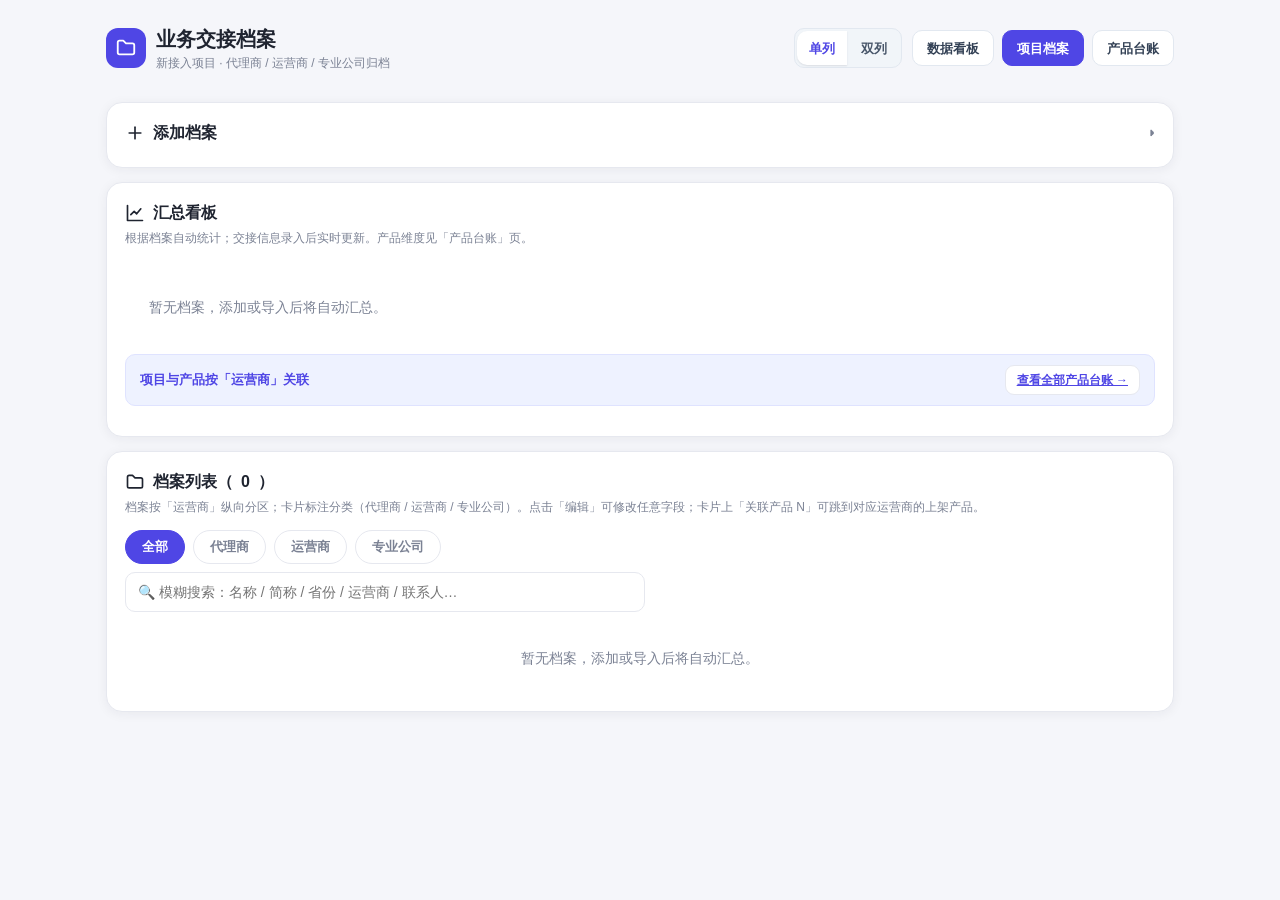
<file: project.html>
<!DOCTYPE html>
<html lang="zh-CN">
<head>
<meta charset="UTF-8">
<meta name="viewport" content="width=device-width, initial-scale=1.0, viewport-fit=cover">
<title>项目档案 · 代理商/运营商/专业公司</title>
<script>if(window.self!==window.top)document.documentElement.classList.add('embedded');</script>
<script>
  window.addEventListener("error",function(e){try{var el=document.getElementById("gErr");if(!el){el=document.createElement("div");el.id="gErr";el.style.cssText="position:fixed;left:12px;bottom:12px;z-index:99999;background:#991b1b;color:#fff;padding:9px 14px;border-radius:10px;font-size:12.5px;line-height:1.5;max-width:72vw;box-shadow:0 6px 18px rgba(0,0,0,.28);display:none";document.body.appendChild(el);}el.textContent="页面出错："+(e.message||"未知错误")+(e.filename?"  ("+e.filename.split("/").pop()+":"+e.lineno+")":"");el.style.display="block";clearTimeout(el._t);el._t=setTimeout(function(){el.style.display="none";},7000);}catch(_){}});
  function goTab(n){try{localStorage.setItem("wb_shell_tab",JSON.stringify({name:n,qs:""}));}catch(e){}if(window.parent!==window&&parent.switchTab){parent.switchTab(n);return false;}return true;}
</script>
<script>
(function(){
  function labelAll(){
    document.querySelectorAll(".tx-table,.tbl").forEach(function(t){
      var heads=Array.from((t.tHead&&t.tHead.rows[0]&&t.tHead.rows[0].cells)||[]).map(function(th){return (th.textContent||"").replace(/\s+/g,"").trim();});
      Array.from(t.tBodies||[]).forEach(function(tb){
        Array.from(tb.rows||[]).forEach(function(tr){
          Array.from(tr.cells||[]).forEach(function(td,i){
            if(!td.dataset.label)td.dataset.label=heads[i]||"";
          });
        });
      });
    });
  }
  if(document.readyState==="loading")document.addEventListener("DOMContentLoaded",labelAll);
  else labelAll();
  setTimeout(labelAll,800);setTimeout(labelAll,2000);
})();
</script>

<link rel="stylesheet" href="common.css?v=2">

<script>
if(/share=1/.test(location.search)){(function(){
  function boot(d){
    if(!d||!d.ls)return;
    Object.keys(d.ls).forEach(function(k){try{localStorage.setItem(k,d.ls[k]);}catch(e){}});
    var def="dashboard.html";
    try{var u=new URL(location.href);u.searchParams.delete("share");history.replaceState(null,"",u.pathname+(u.searchParams.toString()?"?"+u.searchParams.toString():""));location.reload();}catch(e){}
  }
  fetch("snapshot-v2.json?t="+Date.now()).then(function(r){if(!r.ok)throw new Error("no snapshot");return r.json();}).then(function(d){boot(d);})
  .catch(function(){try{alert("分享数据加载失败，请确认与快照文件在同一部署目录访问。");}catch(e){}});
})();}
</script>
</head>
<body>
<div class="wrap">
  <header>
    <div class="brand">
      <div class="logo">
        <svg viewBox="0 0 24 24" fill="none" stroke="#fff" stroke-width="2" stroke-linecap="round" stroke-linejoin="round"><path d="M3 7v10a2 2 0 0 0 2 2h14a2 2 0 0 0 2-2V9a2 2 0 0 0-2-2h-7L9 4H5a2 2 0 0 0-2 2z"/></svg>
      </div>
      <div>
        <h1>业务交接档案</h1>
        <p>新接入项目 · 代理商 / 运营商 / 专业公司归档</p>
      </div>
    </div>
    <div class="toolbar">
      <div class="layout-ctl" id="layoutCtl" title="切换布局">
        <button class="btn sm" id="btnNarrow" onclick="setLayout('narrow')">单列</button>
        <button class="btn sm" id="btnWide" onclick="setLayout('wide')">双列</button>
      </div>
    </div>
    <nav class="tabs board-nav">
      <a class="tab" href="dashboard.html" onclick="return goTab('dash')">数据看板</a>
      <a class="tab active" href="project.html" onclick="return goTab('proj')">项目档案</a>
      <a class="tab" href="product.html" onclick="return goTab('prod')">产品台账</a>
    </nav>
  </header>

  <!-- 添加档案 -->
  <section class="module" id="addSec">
    <h2 class="coll-h" id="addToggle" onclick="toggleAdd()" title="点击折叠 / 展开">
      <svg viewBox="0 0 24 24" fill="none" stroke="currentColor" stroke-width="2" stroke-linecap="round" stroke-linejoin="round"><line x1="12" y1="5" x2="12" y2="19"/><line x1="5" y1="12" x2="19" y2="12"/></svg>
      添加档案
      <span class="chev">▾</span>
    </h2>
    <div class="coll-body" id="addBody">
    <p class="desc">记录新接入的代理商 / 运营商 / 专业公司档案，自动存本地。带 * 为必填。</p>
    <form id="pjForm">
      <div class="grp-title">基础信息</div>
      <div class="form-grid">
        <div><label class="fld">名称 / 客户 *</label><input id="pjName" class="einp" placeholder="如：浙江电信 / 上海昭强科技" required></div>
        <div><label class="fld">简称</label><div class="short-row"><input id="pjShort" class="einp" placeholder="如：浙江电信" oninput="autoGenTarget=null"><button type="button" class="btn sm ghost auto-short-btn" title="按名称自动生成简称（生成后仍可手动修改）" onclick="autoFillShort('pjName','pjShort')">↻ 自动</button></div></div>
        <div><label class="fld">区域</label><input id="pjRegion" class="einp" placeholder="如：北区 / 浙江"></div>
        <div><label class="fld">当前状态</label>
          <select id="pjStatus" class="einp">
            <option value="筹备中">筹备中</option>
            <option value="进行中" selected>进行中</option>
            <option value="已上线">已上线</option>
            <option value="已暂停">已暂停</option>
            <option value="已结束">已结束</option>
          </select>
        </div>
        <div><label class="fld">项目分类</label>
          <select id="pjType" class="einp">
            <option value="代理商" selected>代理商</option>
            <option value="运营商">运营商</option>
            <option value="专业公司">专业公司</option>
          </select>
        </div>
        <div><label class="fld">省份 / 运营商</label><input id="pjProvince" class="einp" placeholder="如：山西电信 / 全国移动"></div>
        <div><label class="fld">运营商</label>
          <select id="pjOperator" class="einp">
            <option value="">—</option><option value="电信">电信</option><option value="移动">移动</option><option value="联通">联通</option><option value="华数">华数</option><option value="其他">其他</option>
          </select>
        </div>
        <div><label class="fld">产品类型</label><input id="pjProductType" class="einp" placeholder="如：存量 / 宽带 / 号卡"></div>
        <div><label class="fld">聚杰接口 ID</label><input id="pjIfaceId" class="einp" placeholder="账户ID（非金额）"></div>
        <div><label class="fld">合同有效期</label><input id="pjContract" class="einp" placeholder="如：2026-12-31 或 到期自动顺延"></div>
        <div><label class="fld">运营商对接人</label><input id="pjContact" class="einp" placeholder="如：张慧"></div>
        <div><label class="fld">对接部门</label><input id="pjDept" class="einp" placeholder="如：公客 / 渠道中心"></div>
        <div class="full"><label class="fld">结算规则</label><input id="pjSettle" class="einp" placeholder="如：T+1月CPA一次性"></div>
        <div class="full"><label class="fld">待处理事项</label><textarea id="pjTodo" class="einp" placeholder="当前正在对接 / 待跟进的事项"></textarea></div>
        <div class="full"><label class="fld">日常对接事项</label><textarea id="pjDaily" class="einp" placeholder="日常运营 / 维护事项"></textarea></div>
        <div class="full"><label class="fld">对接群</label><textarea id="pjGroups" class="einp" placeholder="相关对接群名称"></textarea></div>
        <div class="full"><label class="fld">日常备忘</label><textarea id="pjNotes" class="einp" placeholder="结算方、注意事项等"></textarea></div>
        <div class="full"><label class="fld">结算情况</label><textarea id="pjSettleDetail" class="einp" placeholder="如：已结算至26年6月账期"></textarea></div>
        <div class="full"><label class="fld">重点风险 / 遗留</label><textarea id="pjRisk" class="einp" placeholder="需重点关注的风险或遗留问题"></textarea></div>
      </div>
      <div class="row-actions">
        <button class="btn primary" type="submit">保存档案</button>
        <span class="hint" id="pjHint">信息仅保存在本机浏览器，不会上传。</span>
      </div>
    </form>
    </div>
  </section>

  <div class="main-grid">
    <!-- 汇总看板 -->
    <section class="module dash-col">
      <h2>
        <svg viewBox="0 0 24 24" fill="none" stroke="currentColor" stroke-width="2" stroke-linecap="round" stroke-linejoin="round"><path d="M3 3v18h18"/><path d="M7 14l4-4 3 3 5-6"/></svg>
        汇总看板
      </h2>
      <p class="desc">根据档案自动统计；交接信息录入后实时更新。产品维度见「产品台账」页。</p>
      <div class="stats" id="sumStats"></div>
      <div class="sum-row" id="sumRow"></div>
      <div class="rel-banner" style="margin-top:12px;">
        <span>项目与产品按「运营商」关联</span>
        <a class="linkbtn board-nav" href="product.html" onclick="if(window.parent!==window&&parent.switchTab){parent.switchTab('prod');return false;}">查看全部产品台账 →</a>
      </div>
      <div id="sumIssues"></div>
    </section>

    <!-- 档案列表 -->
    <section class="module list-col">
      <h2>
        <svg viewBox="0 0 24 24" fill="none" stroke="currentColor" stroke-width="2" stroke-linecap="round" stroke-linejoin="round"><path d="M3 7v10a2 2 0 0 0 2 2h14a2 2 0 0 0 2-2V9a2 2 0 0 0-2-2h-7L9 4H5a2 2 0 0 0-2 2z"/></svg>
        档案列表（<span id="pjCount">0</span>）
      </h2>
      <p class="desc">档案按「运营商」纵向分区；卡片标注分类（代理商 / 运营商 / 专业公司）。点击「编辑」可修改任意字段；卡片上「关联产品 N」可跳到对应运营商的上架产品。</p>
      <div class="filterbar" id="typeFilterBar">
        <span class="chip on" data-t="all" onclick="setTypeFilter('all')">全部</span>
        <span class="chip" data-t="agent" onclick="setTypeFilter('agent')">代理商</span>
        <span class="chip" data-t="operator" onclick="setTypeFilter('operator')">运营商</span>
        <span class="chip" data-t="proco" onclick="setTypeFilter('proco')">专业公司</span>
      </div>
      <div class="pj-search">
        <input type="text" id="pjSearch" class="einp" placeholder="🔍 模糊搜索：名称 / 简称 / 省份 / 运营商 / 联系人…">
        <button class="pj-clear" id="pjKwClear" onclick="clearKw()" title="清空搜索" style="display:none;">✕</button>
      </div>
      <div id="relFilter"></div>
      <div class="list" id="pjList"></div>
    </section>
  </div>
</div>

<!-- 页面内提示条 / 确认弹窗 -->
<div class="wb-toast" id="wbToast"></div>
<div class="wb-cfm-mask" id="wbCfmMask">
  <div class="wb-cfm">
    <h3 id="wbCfmTitle">确认</h3>
    <div class="m-msg" id="wbCfmMsg"></div>
    <div class="m-acts">
      <button class="btn ghost" onclick="wbCfmCancel()">取消</button>
      <button class="btn del" id="wbCfmOk">确认</button>
    </div>
  </div>
</div>

<script src="seed-data.js"></script>
<script>
const K="wb_project_archive";
const MIG="wb_proj_v2";
const ST={筹备中:"stx-prep",运作中:"stx-run",进行中:"stx-run",已上线:"stx-live",已暂停:"stx-pause",已结束:"stx-end"};
function load(k,d){try{const v=localStorage.getItem(k);return v?JSON.parse(v):d;}catch(e){return d;}}
function save(k,v){localStorage.setItem(k,JSON.stringify(v));}
function uid(){return Math.random().toString(36).slice(2,10);}
function esc(s){return String(s==null?"":s).replace(/[&<>"']/g,c=>({"&":"&amp;","<":"&lt;",">":"&gt;",'"':"&quot;","'":"&#39;"}[c]));}
function todayStr(){return new Date().toISOString().slice(0,10);}
function daysBetween(a,b){const x=new Date(a),y=new Date(b);return Math.round((y-x)/86400000);}
function isDateStr(s){return typeof s==="string"&&/^\d{4}-\d{2}-\d{2}$/.test(s);}

// ---- 页面内提示条 / 确认弹窗（iframe 沙箱内也可靠，替代原生 alert/confirm）----
let _toastTimer=null;
function showToast(msg,type){
  const t=document.getElementById("wbToast");
  if(!t)return;
  t.textContent=msg;
  t.className="wb-toast"+(type==="ok"?" ok":type==="err"?" err":"");
  void t.offsetWidth;
  t.classList.add("show");
  clearTimeout(_toastTimer);
  _toastTimer=setTimeout(()=>t.classList.remove("show"),3400);
}
let _cfmOk=null;
function showConfirm(msg,okFn,title){
  const m=document.getElementById("wbCfmMask");
  if(!m)return;
  document.getElementById("wbCfmTitle").textContent=title||"确认";
  document.getElementById("wbCfmMsg").innerHTML=msg;
  _cfmOk=okFn||null;
  document.getElementById("wbCfmOk").onclick=()=>{const fn=_cfmOk;_cfmOk=null;m.classList.remove("show");if(fn)fn();};
  m.classList.add("show");
}
function wbCfmCancel(){document.getElementById("wbCfmMask").classList.remove("show");_cfmOk=null;}

// 类型规范化：兼容旧数据 / 南区导入 / 手工录入的别名
function normType(t){
  const s=String(t==null?"":t);
  if(s.indexOf("代理")>=0) return "代理商";
  if(s.indexOf("运营")>=0) return "运营商";
  if(s.indexOf("专业")>=0) return "专业公司";
  if(s==="代理商"||s==="运营商"||s==="专业公司") return s;
  if(s.indexOf("区域")>=0) return "运营商"; // 旧版「区域业务交接」兜底
  return "代理商"; // 未知 / 空，沿用历史默认
}
function smartCat(name){
  const s=String(name||"");
  if(/电信|移动|联通|通信|广电|华数|号百|咪咕|天翼|运营商/.test(s)) return "运营商";
  return "专业公司";
}
function catOf(p){return normType(p.type);}

let projects=load(K,[]);
let editingId=null;
let editingSub=null;
let addingSubPid=null; // 正在为哪个主项新增子项
let filterOp=(new URLSearchParams(location.search).get("op")||"").trim();
let focusName=(new URLSearchParams(location.search).get("name")||"").trim();
let metricFilter="all"; // all | overdue | soon | gap  —— 汇总看板下钻筛选
// 重点遗留/对接事项：模块折叠 + 条目定位 + 就地编辑 状态
let issuesCollapsed=false;try{issuesCollapsed=localStorage.getItem("wb_proj_issues_coll")==="1";}catch(e){}
let issEditId=null;   // 正在就地编辑的档案 id
let spotPjId=null;    // 当前被点亮的档案卡片 id
let soloPjId=null;    // 点击条目后「只看该档案」筛选（null=全部）

function nameHit(p,q){
  if(!q)return false;
  const n=p.name||"",s=p.short||"";
  return n===q||(n&&n.indexOf(q)>=0)||(q.indexOf(n)>=0&&n.length>1)||(s&&(s===q||s.indexOf(q)>=0));
}

function matchMetric(p,m){
  if(m==="overdue"){return isDateStr(p.contract)&&daysBetween(todayStr(),p.contract)<0&&p.status!=="已结束"&&p.status!=="已暂停";}
  if(m==="soon"){return isDateStr(p.contract)&&(()=>{const d=daysBetween(todayStr(),p.contract);return d>=0&&d<=90;})();}
  if(m==="gap"){return !p.contact;}
  return true;
}
function metricLabel(m){
  return {all:"全部档案",overdue:"合同逾期",soon:"90天内到期",gap:"对接人缺口"}[m]||"";
}

// ---- 运营商关联 ----
function inferOp(x){
  if(x.operator) return x.operator;
  const s=(x.name||"")+(x.province||"")+(x.short||"");
  if(s.indexOf("电信")>=0||s.indexOf("天翼")>=0) return "电信";
  if(s.indexOf("移动")>=0) return "移动";
  if(s.indexOf("联通")>=0) return "联通";
  if(s.indexOf("华数")>=0) return "华数";
  return "";
}
function projOp(x){return x.operator||inferOp(x);}
function prodOp(p){
  if(p.operator) return p.operator;
  const s=(p.name||"")+(p.supplier||"");
  if(s.indexOf("电信")>=0) return "电信";
  if(s.indexOf("移动")>=0) return "移动";
  if(s.indexOf("联通")>=0) return "联通";
  if(s.indexOf("华数")>=0) return "华数";
  return "";
}
function relatedProducts(op,p){
  if(!p && !op) return 0;
  // 优先读产品台账页的持久化数据（含用户新增/删除），无则回退种子
  let data=null;try{data=JSON.parse(localStorage.getItem("wb_product_data"));}catch(e){data=null;}
  const stock=(data&&Array.isArray(data.stock))?data.stock:SEED_PRODUCTS.stock;
  const broad=(data&&Array.isArray(data.broadband))?data.broadband:SEED_PRODUCTS.broadband;
  // 仅按机构名/简称/省+运 匹配 supplier/provider，不再 fallback 到运营商总数（避免把别省电信产品算到本档案）
  if(p){
    const nm=p.name||"",sh=p.short||"";
// 匹配口径（与产品台账供货方取值一致）：档案有简称 → 供货方必须精确等于简称；
    // 档案无简称 → 供货方精确等于全称兜底。规范化空白，不做包含/“省+运营商”宽泛匹配。
    const norm=v=>String(v||"").replace(/\s+/g,"");
    const nsh=norm(sh),nnm=norm(nm);
    const hit=(s)=>{
      if(!s)return false;
      const ns=norm(s);
      if(nsh)return ns===nsh;
      return ns===nnm;
    };
    // 统计口径：按「档案简称/全名/省+运营商」匹配产品供货方（供应商以简称填写时，改简称即可实时生效）
    let n=0;
    stock.forEach(x=>{if(hit(x.supplier))n++;});
    broad.forEach(x=>{if(hit(x.provider))n++;});
    return n;
  }
  // 仅传 op（按运营商筛选区）：按运营商聚合所有产品
  let n=0;
  stock.forEach(x=>{if(prodOp(x)===op)n++;});
  broad.forEach(x=>{if(prodOp(x)===op)n++;});
  return n;
}
function relatedProjects(op){
  if(!op) return 0;
  return projects.filter(p=>projOp(p)===op).length;
}

// ---- 首次打开：预录种子数据（兼容旧版已存数据，避免重复）----
function migrateOld(p){
  return {
    id:p.id||uid(),
    type:p.type||"代理商",
    region:p.region||"北区",
    name:p.name||"",
    short:p.short||"",
    province:p.province||"",
    operator:p.operator||"",
    productType:p.productType||"",
    settle:p.settle||"",
    interfaceId:p.ifaceId||p.interfaceId||"",
    contract:p.contract||(p.end||""),
    contact:p.opContact||p.contact||"",
    dept:p.dept||"",
    todo:p.ongoing||"",
    daily:p.dailyWork||"",
    groups:p.groups||"",
    notes:p.notes||p.desc||"",
    settleDetail:p.settleDetail||"",
    risk:p.risk||"",
    status:p.status||"进行中",
    sub:Array.isArray(p.sub)?p.sub:[],
    created:p.created||new Date().toISOString()
  };
}
if(!load(MIG,false)){
  if(projects.length>0){
    projects=projects.map(migrateOld);
    const zj=SEED_ARCHIVES.filter(a=>a.region==="浙江").map(a=>({...a,id:uid(),created:new Date().toISOString()}));
    projects=projects.concat(zj);
  }else{
    projects=SEED_ARCHIVES.map(a=>({...a,id:uid(),created:new Date().toISOString()}));
  }
  save(K,projects);
  save(MIG,true);
}
// 为子项补齐稳定 sid（用于编辑定位）
let _sidChanged=false;
projects.forEach(p=>{(p.sub||[]).forEach(s=>{if(!s.sid){s.sid=uid();_sidChanged=true;}});});
if(_sidChanged) save(K,projects);

// 合并种子档案（增量列表机制）：维护已合并 name 集合（localStorage），每次加载只补录新增 seed；
// 用户手动删除的种子档案（已记录）不会被加回；后续新增 seed 无需升级版本。
(function mergeSeedIncremental(){
  try{
    let merged={};
    try{merged=JSON.parse(localStorage.getItem("wb_proj_seed_merged")||"{}")||{};}catch(e){}
    const have=new Set(projects.map(p=>p.name));
    let added=0;
    SEED_ARCHIVES.forEach(a=>{
      if(merged[a.name])return;
      merged[a.name]=1;
      if(!have.has(a.name)){
        projects.push({...a,id:uid(),created:new Date().toISOString()});
        added++;
      }
    });
    if(added){save(K,projects);}
    try{localStorage.setItem("wb_proj_seed_merged",JSON.stringify(merged));}catch(e){}
    try{localStorage.removeItem("wb_proj_seed_merged_v5");}catch(e){}
  }catch(e){}
})();
// ===== 一次性迁移（2026-09-22）：用《机构信息汇总_2026-09-20.xlsx》刷新已有档案 =====
// 策略（非破坏性）：账期/接口ID/运营商 仅在原值为空时补，绝不覆盖已有内容（原有接口ID含语义标注，须保留）。
(function refreshArchFromSource20260922(){
  try{
    if(localStorage.getItem("wb_proj_refresh_20260922"))return;
    var T=[["安徽天枢通讯科技有限公司", "T+1:37.0000", "1000810、1000813", ""], ["湖南移动", "T+1:5.0000; T+2:5.0000", "1000674、1000796", "移动"], ["湖南电信", "T+1:6.0000; T+2:4.0000", "1000013、1000185、1000199、1000236、1000351、1000353、1000375、1000405、1000410、1000412、1000428、1000430、1000446、1000448、1000476、1000518、1000558、1000559、1000798、1000816、1000868", "电信"], ["杭州英宏电子科技有限公司", "T+1:18.0000", "1000567、1000749", "移动"], ["合肥乐趣信息技术有限公司", "T+1:14.0000", "1000565", "电信"], ["成都麦禾文化传播有限公司", "CPA", "1000787、1000860", "移动"], ["邑航科技（北京）有限公司", "T+1:12.0000", "1000608", "电信"], ["中国移动通信集团广西有限公司", "T+1:6.0000", "1000100、1000167、1000174、1000807", "移动"], ["中国联合网络通信有限公司湖南省分公司", "T+1:3.0000", "1000300", "联通"], ["中国电信股份有限公司广西分公司", "T+1:1.4900", "1000227、1000237、1000291、1000314、1000315、1000316、1000320、1000324、1000377、1000378、1000390、1000391、1000392、1000401、1000440、1000833、1000851", "电信"]];
    var n=0;
    T.forEach(function(r){
      var p=projects.find(function(x){return (x.name||"").trim()===r[0];});
      if(!p)return;
      if(r[1]&&!p.settle)p.settle=r[1];
      if(r[2]&&!p.interfaceId)p.interfaceId=r[2];
      if(r[3]&&!p.operator)p.operator=r[3];
      n++;
    });
    if(n)save(K,projects);
    localStorage.setItem("wb_proj_refresh_20260922","1");
    console.log("[refresh] 档案已用源表刷新",n,"条");
  }catch(e){}
})();
// 一次性迁移：合并重复档案（"简称"与"全名+股份有限公司"视为同一机构）
(function mergeDupArchives(){
  try{
    if(localStorage.getItem("wb_proj_dup_merge_v2"))return;
    const pairs=[
      ["中国电信股份有限公司深圳分公司","深圳电信"],
      ["中国电信股份有限公司广州分公司","广州电信"],
      ["中国电信股份有限公司广西分公司","广西电信"]
    ];
    let changed=false;
    for(const [fullName,shortName] of pairs){
      const full=projects.find(p=>p.name===fullName);
      const dup=projects.find(p=>p.name===shortName);
      if(full&&dup&&full!==dup){
        if(!full.short)full.short=shortName;
        ["contact","todo","daily","groups","notes","settleDetail","risk","contract","interfaceId","dept","settle"].forEach(k=>{if(!full[k]&&dup[k])full[k]=dup[k];});
        (dup.sub||[]).forEach(s=>{(full.sub=full.sub||[]).push(s);});
        projects=projects.filter(p=>p!==dup);
        changed=true;
      }else if(full&&!full.short){
        full.short=shortName;
        changed=true;
      }else if(dup&&!full){
        dup.name=fullName;
        dup.short=shortName;
        changed=true;
      }
    }
    if(changed)save(K,projects);
    try{localStorage.setItem("wb_proj_dup_merge_v2","1");}catch(e){}
    try{localStorage.removeItem("wb_proj_gx_merge_v1");}catch(e){}
  }catch(e){}
})();
// 一次性：旧版 代理商交接 / 区域业务交接 按名称精确归类到新三类
(function(){
  const CAT_MIG="wb_proj_cat_v4";
  if(!load(CAT_MIG,false)){
    let ch=false;
    projects.forEach(p=>{
      const t=String(p.type||"");
      if(t==="代理商交接"){p.type="代理商";ch=true;}
      else if(t==="区域业务交接"){p.type=smartCat(p.name);ch=true;}
    });
    if(ch) save(K,projects);
    save(CAT_MIG,true);
  }
})();
// 规范化 type 字段（覆盖旧版 / 导入数据 / 手工录入的非标准值）→ 新三类
(function(){
  let ch=false;
  projects.forEach(p=>{const nt=normType(p.type);if(nt!==p.type){p.type=nt;ch=true;}});
  if(ch) save(K,projects);
})();
// ---- v2：简称自动派生 ----
function deriveShort(name){
  if(!name)return "";
  let s=String(name).trim().replace(/（[^）]*）/g,"");
  const orig=s;
  // 1) 「xxx公司-品牌」形态：保留机构主体（品牌段仅做展示后缀，不用于简称）
  s=s.replace(/(公司|集团|中心|研究院)[-—·].*$/,"$1");
  // 2) 剥公司后缀（分公司先行，兼容「中国XX股份有限公司XX分公司」）
  if(s.endsWith("分公司"))s=s.slice(0,-"分公司".length);
  const tails=["股份有限公司","有限责任公司","有限公司","股份有限公司","股份公司","集团有限公司","集团","公司"];
  for(const t of tails){ if(s.endsWith(t)){ s=s.slice(0,-t.length); break; } }
  // 3) 尾部业务词整体截断（科技/通信/信息/网络…）
  s=s.replace(/(科技有限公司|信息技术|信息科技|电子商务|科技|通信|信息|网络|传媒|文化|实业|发展|引擎|数据|智能|软件|系统|服务)+$/,"");
  // 4) 「深圳市/广州市…」去「市」，保留城市名（深圳市予糯→深圳予糯）
  s=s.replace(/^(北京市?|上海市?|天津市?|重庆市?|深圳市?|广州市?|杭州市?|成都市?|武汉市?|西安市?|南京市?|苏州市?|郑州市?|长沙市?|东莞市?|青岛市?|宁波市?|佛山市?|合肥市?|昆明市?|大连市?|福州市?|厦门市?|济南市?|哈尔滨市?|石家庄市?|贵阳市?|南昌市?|无锡市?|温州市?|常州市?|南宁市?|太原市?|长春市?|兰州市?|乌鲁木齐市?|呼和浩特市?|泉州市?|南通市?|徐州市?|潍坊市?|绍兴市?|台州市?|烟台市?|洛阳市?|珠海市?|金华市?|惠州市?|嘉兴市?|保定市?|中山市?|临沂市?|唐山市?|株洲市?|盐城市?|沧州市?|咸阳市?|衡阳市?|泰安市?|邢台市?|信阳市?|南充市?|莆田市?|漳州市?|镇江市?|襄阳市?|岳阳市?|汕头市?|江门市?|桂林市?|赣州市?|许昌市?|常德市?|绵阳市?|荆州市?|宜昌市?|柳州市?|菏泽市?|宝鸡市?|遵义市?)/,"$1").replace(/^(北京|上海|天津|重庆|深圳|广州|杭州|成都|武汉|西安|南京|苏州|郑州|长沙|东莞|青岛|宁波|佛山|合肥|昆明|大连|福州|厦门|济南|哈尔滨|石家庄|贵阳|南昌|无锡|温州|常州|南宁|太原|长春|兰州|乌鲁木齐|呼和浩特|泉州|南通|徐州|潍坊|绍兴|台州|烟台|洛阳|珠海|金华|惠州|嘉兴|保定|中山|临沂|唐山|株洲|盐城|沧州|咸阳|衡阳|泰安|邢台|信阳|南充|莆田|漳州|镇江|襄阳|岳阳|汕头|江门|桂林|赣州|许昌|常德|绵阳|荆州|宜昌|柳州|菏泽|宝鸡|遵义)市/,"$1");
  if(!s||s===orig)return "";   // 剥不出有效简称（短名/无法可靠派生）→ 不派生
  if(s.length<2||s.length>=9)return "";
  if(/公司|集团|有限|股份/.test(s))return "";
  return s;
}
let autoGenTarget=null; // 记录「↻ 自动」填充的目标 input id；手动改输入后置空
function autoFillShort(nameId,shortId){
  const nEl=document.getElementById(nameId),sEl=document.getElementById(shortId);
  if(!nEl||!sEl)return;
  const d=deriveShort(nEl.value);
  if(!d){try{showToast("未能从名称中自动生成简称，请手动填写","err");}catch(e){}return;}
  sEl.value=d;
  autoGenTarget=shortId;
  try{showToast("已按名称生成简称「"+d+"」（可继续手动修改）");}catch(e){}
}
// 一次性迁移：无简称档案自动派生简称（autoShort 标记用于卡片「✨自动」角标；不覆盖手动设置）
(function(){
  try{
    if(localStorage.getItem("wb_proj_auto_short_v1"))return;
    let changed=false;
    projects.forEach(p=>{
      if(p.short&&p.short.trim())return;
      const d=deriveShort(p.name);
      if(d&&d!==p.name){p.short=d;p.autoShort=1;changed=true;}
    });
    if(changed)save(K,projects);
    localStorage.setItem("wb_proj_auto_short_v1","1");
  }catch(e){}
})();

function statusPill(st){return `<span class="pill ${ST[st]||'stx-pause'}">${esc(st||'未设')}</span>`;}
function field(label,val,full){
  if(!val||val==="/") return "";
  return `<div class="pj-item ${full?'full':''}"><span class="k">${label}：</span><span class="v">${esc(val)}</span></div>`;
}
function contractBadgeStr(contract,status){
  if(isDateStr(contract)){
    const d=daysBetween(todayStr(),contract);
    if(d<0 && status!=="已结束" && status!=="已暂停") return '<span class="pill badge-over">合同逾期</span>';
    if(d>=0 && d<=90) return '<span class="pill badge-soon">90天内到期</span>';
  }
  if(contract && contract.indexOf("顺延")>=0) return '<span class="pill badge-auto">自动顺延</span>';
  return "";
}

function renderSummary(){
  const box=document.getElementById("sumStats");
  const row=document.getElementById("sumRow");
  const iss=document.getElementById("sumIssues");
  const base=filterOp?projects.filter(p=>projOp(p)===filterOp):projects;
  if(base.length===0){
    box.innerHTML="";row.innerHTML='<div class="empty">暂无档案，添加或导入后将自动汇总。</div>';iss.innerHTML="";return;
  }
  const total=base.length;
  const op={};
  base.forEach(p=>{const k=projOp(p)||"其他";op[k]=(op[k]||0)+1;});
  const opStr=Object.keys(op).sort().map(k=>`${k} ${op[k]}`).join(" · ")||"—";
  const pt={};
  const countPt=x=>{const t=x.productType||"";if(t&&t!=="/")pt[t]=(pt[t]||0)+1;};
  base.forEach(p=>{countPt(p);(p.sub||[]).forEach(countPt);});
  const ptStr=Object.keys(pt).map(k=>`${k} ${pt[k]}`).join(" · ")||"—";
  let overdue=0,soon=0,auto=0;
  base.forEach(p=>{
    if(p.contract&&p.contract.indexOf("顺延")>=0)auto++;
    if(isDateStr(p.contract)){const d=daysBetween(todayStr(),p.contract);if(d<0&&p.status!=="已结束"&&p.status!=="已暂停")overdue++;else if(d>=0&&d<=90)soon++;}
  });
  const gap=base.filter(p=>!p.contact).length;
  const issues=base.filter(p=>(p.risk&&p.risk!=="/")||(p.todo&&p.todo!=="/"));

  const scard=(key,num,label,  color)=>{
    const active=metricFilter===key;
    const cls="stat-card"+((key!=="all")?" clickable":"")+(active?" active":"");
    const numStyle=color&&!active?` style="color:${color}"`:"";
    const onClick=` onclick="setMetricFilter('${key}')"`;
    return `<div class="${cls}"${onClick}><div class="stat-n"${numStyle}>${num}</div><div class="stat-l">${label}</div></div>`;
  };
  box.innerHTML=`
    ${scard("all",total,filterOp?"筛选档案":"档案总数",null)}
    ${scard("overdue",overdue,"合同逾期",overdue?"var(--red)":null)}
    ${scard("soon",soon,"90天内到期",soon?"var(--amber)":null)}
    ${scard("gap",gap,"对接人缺口",gap?"var(--red)":null)}`;
  row.innerHTML=`
    <div class="sum-item"><span class="k">运营商分布</span><span class="v">${opStr}</span></div>
    <div class="sum-item"><span class="k">产品类型</span><span class="v">${ptStr}</span></div>
    <div class="sum-item"><span class="k">合同预警</span><span class="v">年内到期 ${soon} · 自动顺延 ${auto} · 逾期 ${overdue}</span></div>`;
  const banner=metricFilter==="all"?"":`<div class="metric-banner"><span>正在按「${metricLabel(metricFilter)}」筛选下方列表（${base.filter(p=>matchMetric(p,metricFilter)).length} 个机构）</span><a class="linkbtn" href="#" onclick="setMetricFilter('all');return false;">清除筛选</a></div>`;
  row.innerHTML+=banner;
  iss.innerHTML=issues.length?`<div class="issues${issuesCollapsed?" collapsed":""}">
    <div class="iss-h coll-h ${issuesCollapsed?"":"open"}" onclick="toggleIssues()"><span>重点遗留 / 对接事项（${issues.length}）</span><span class="chev">▾</span></div>
    <div class="issues-body">${issues.map(issRowHtml).join("")}</div>
  </div>`:"";
}

// ---- 重点遗留 / 对接事项：折叠 / 定位 / 就地编辑 ----
function issRowHtml(p){
  const hasR=p.risk&&p.risk!=="/", hasT=p.todo&&p.todo!=="/";
  const nm=esc(p.name), reg=esc(p.province||p.region||""), id=p.id;
  if(issEditId===id){
    return `<div class="iss-item iss-edit" data-id="${id}">
      <div class="iss-top"><b>${nm}</b>${reg?`<span>${reg}</span>`:""}</div>
      <div class="iss-fld"><span class="l">待处理</span><textarea id="issTodo_${id}" class="iss-ta" placeholder="当前正在对接 / 待跟进的事项">${esc(p.todo||"")}</textarea></div>
      <div class="iss-fld"><span class="l">风险/遗留</span><textarea id="issRisk_${id}" class="iss-ta" placeholder="需重点关注的风险或遗留问题">${esc(p.risk||"")}</textarea></div>
      <div class="iss-acts">
        <button class="btn sm primary" onclick="issSave('${id}')">保存</button>
        <button class="btn sm ghost" onclick="issCancel()">取消</button>
      </div>
    </div>`;
  }
  return `<div class="iss-item" data-id="${id}" onclick="issFocus('${id}')" title="点击定位到对应档案">
    <div class="iss-top">
      <b>${nm}</b>${reg?`<span>${reg}</span>`:""}
      <span class="iss-grow"></span>
      <button class="iss-editb" title="就地编辑待处理 / 风险遗留" onclick="event.stopPropagation();issEdit('${id}')">✎ 编辑</button>
    </div>
    ${hasT?`<div class="iss-n t">待处理：${esc(p.todo)}</div>`:""}
    ${hasR?`<div class="iss-n r">风险/遗留：${esc(p.risk)}</div>`:""}
  </div>`;
}
function toggleIssues(){
  issuesCollapsed=!issuesCollapsed;
  try{localStorage.setItem("wb_proj_issues_coll",issuesCollapsed?"1":"0");}catch(e){}
  renderSummary();
}
function issEdit(id){issEditId=id;renderSummary();}
function issCancel(){issEditId=null;renderSummary();}
function issSave(id){
  const p=projects.find(x=>x.id===id);
  if(!p)return;
  const todoEl=document.getElementById("issTodo_"+id),riskEl=document.getElementById("issRisk_"+id);
  if(todoEl)p.todo=todoEl.value.trim();
  if(riskEl)p.risk=riskEl.value.trim();
  issEditId=null;save(K,projects);
  renderSummary();renderProjects();
  try{showToast("已保存");}catch(e){}
}
function cardById(id){if(!id)return null;return Array.from(document.querySelectorAll(".pj-card")).find(c=>c.getAttribute("data-id")===String(id));}
function issFocus(id){
  const p=projects.find(x=>x.id===id);
  if(!p)return;
  // 点击条目 → 档案列表只看该档案（再点同一条取消）
  soloPjId=(soloPjId===id)?null:id;
  renderProjects();
  if(soloPjId){
    const card=cardById(id);
    if(card){
      card.classList.add("pj-spot");
      card.classList.remove("focus-flash");void card.offsetWidth;card.classList.add("focus-flash");
      if(card.scrollIntoView)card.scrollIntoView({behavior:"smooth",block:"center"});
    }
  }
}
function clearSolo(){
  soloPjId=null;
  renderProjects();
}

function setMetricFilter(m){
  if(m==="all") metricFilter="all";
  else metricFilter=(metricFilter===m)?"all":m; // 再次点击同一指标则取消筛选
  renderSummary();
  renderProjects();
  const list=document.getElementById("pjList");
  if(list && list.scrollIntoView) list.scrollIntoView({behavior:"smooth",block:"nearest"});
}

function renderFilterBar(){
  const box=document.getElementById("relFilter");
  if(!filterOp){box.innerHTML="";return;}
  const n=relatedProducts(filterOp);
  box.innerHTML=`<div class="rel-banner">
    <span>已按运营商筛选：<b>${esc(filterOp)}</b>（${projects.filter(p=>projOp(p)===filterOp).length} 个档案）</span>
    <span>
      <a class="linkbtn" href="product.html?op=${encodeURIComponent(filterOp)}" onclick="if(window.parent!==window&&parent.switchTab){parent.switchTab('prod','op=${encodeURIComponent(filterOp)}');return false;}">关联产品 ${n} →</a>
      <a class="linkbtn" href="project.html" onclick="if(window.parent!==window&&parent.switchTab){parent.switchTab('proj');return false;}" style="margin-left:6px;">清除筛选</a>
    </span>
  </div>`;
}

function renderSub(s,canEdit){
  const acts=canEdit?`<span class="sub-head-acts">
      <button class="icon-btn edit sm" title="编辑子项" onclick="startEditSub('${s.sid}')"><svg viewBox="0 0 24 24" fill="none" stroke="currentColor" stroke-width="2" stroke-linecap="round" stroke-linejoin="round"><path d="M11 4H4a2 2 0 0 0-2 2v14a2 2 0 0 0 2 2h14a2 2 0 0 0 2-2v-7"/><path d="M18.5 2.5a2.121 2.121 0 0 1 3 3L12 15l-4 1 1-4 9.5-9.5z"/></svg></button>
      <button class="icon-btn del sm" title="删除子项" onclick="delSub('${s.sid}')"><svg viewBox="0 0 24 24" fill="none" stroke="currentColor" stroke-width="2" stroke-linecap="round" stroke-linejoin="round"><polyline points="3 6 5 6 21 6"/><path d="M19 6l-1 14a2 2 0 0 1-2 2H8a2 2 0 0 1-2-2L5 6"/></svg></button>
    </span>`:"";
  return `<div class="sub-item">
    <div class="sub-head"><span class="lvl-tag sub">子项</span> ${esc(s.name||"子项")} ${s.productType&&s.productType!=="/"?`<span class="pill st-run">${esc(s.productType)}</span>`:""} ${contractBadgeStr(s.contract,"")}${acts}</div>
    <div class="pj-grid">
      ${field("产品类型",s.productType)}
      ${field("合同有效期",s.contract)}
      ${field("聚杰接口ID",s.interfaceId)}
      ${field("结算情况",s.settleDetail)}
      ${field("待处理",s.todo)}
      ${field("日常对接",s.daily)}
      ${field("对接群",s.groups,true)}
      ${field("日常备忘",s.notes,true)}
    </div>
  </div>`;
}

function renderSubEdit(s){
  const id=s.sid;
  return `<div class="sub-item editing">
    <div class="edit-banner sub"><span class="lvl-badge sub">子项</span> 编辑子项：${esc(s.name||"子项")}</div>
    <div class="form-grid">
      <div><label class="fld">名称</label><input id="sName_${id}" class="einp" value="${esc(s.name||'')}"></div>
      <div><label class="fld">产品类型</label><input id="sProductType_${id}" class="einp" value="${esc(s.productType||'')}"></div>
      <div><label class="fld">合同有效期</label><input id="sContract_${id}" class="einp" value="${esc(s.contract||'')}"></div>
      <div><label class="fld">聚杰接口ID</label><input id="sIfaceId_${id}" class="einp" value="${esc(s.interfaceId||'')}"></div>
      <div class="full"><label class="fld">结算情况</label><textarea id="sSettleDetail_${id}" class="einp">${esc(s.settleDetail||'')}</textarea></div>
      <div class="full"><label class="fld">待处理</label><textarea id="sTodo_${id}" class="einp">${esc(s.todo||'')}</textarea></div>
      <div class="full"><label class="fld">日常对接</label><textarea id="sDaily_${id}" class="einp">${esc(s.daily||'')}</textarea></div>
      <div class="full"><label class="fld">对接群</label><textarea id="sGroups_${id}" class="einp">${esc(s.groups||'')}</textarea></div>
      <div class="full"><label class="fld">日常备忘</label><textarea id="sNotes_${id}" class="einp">${esc(s.notes||'')}</textarea></div>
    </div>
    <div class="row-actions">
      <button class="btn primary sm" onclick="saveEditSub('${id}')">保存子项</button>
      <button class="btn sm del" onclick="delSub('${id}')">删除子项</button>
      <button class="btn sm ghost" onclick="cancelEditSub()">取消</button>
    </div>
  </div>`;
}

function renderSubNew(pid){
  const id="new_"+pid;
  return `<div class="sub-item editing new">
    <div class="edit-banner sub"><span class="lvl-badge sub">子项</span> 新增子项</div>
    <div class="form-grid">
      <div><label class="fld">名称 *</label><input id="snName_${pid}" class="einp" placeholder="如：电信-杭州30元20GB月包"></div>
      <div><label class="fld">产品类型</label><input id="snProductType_${pid}" class="einp" placeholder="如：存量 / 宽带 / 权益"></div>
      <div><label class="fld">合同有效期</label><input id="snContract_${pid}" class="einp" placeholder="如：2026-12-31 / 自动顺延"></div>
      <div><label class="fld">聚杰接口ID</label><input id="snIfaceId_${pid}" class="einp" placeholder="账户ID"></div>
      <div class="full"><label class="fld">结算情况</label><textarea id="snSettleDetail_${pid}" class="einp"></textarea></div>
      <div class="full"><label class="fld">待处理</label><textarea id="snTodo_${pid}" class="einp"></textarea></div>
      <div class="full"><label class="fld">日常对接</label><textarea id="snDaily_${pid}" class="einp"></textarea></div>
      <div class="full"><label class="fld">对接群</label><textarea id="snGroups_${pid}" class="einp"></textarea></div>
      <div class="full"><label class="fld">日常备忘</label><textarea id="snNotes_${pid}" class="einp"></textarea></div>
    </div>
    <div class="row-actions">
      <button class="btn primary sm" onclick="saveNewSub('${pid}')">保存子项</button>
      <button class="btn sm ghost" onclick="cancelAddSub()">取消</button>
    </div>
  </div>`;
}

var typeFilter=load("wb_proj_typefilter","all"); // all | agent | operator | proco
const OP_ORDER=["电信","移动","联通","华数","其他"];

function renderCard(x){
  if(x.id===editingId){
    const sel=(id,val,opts)=>`<select id="${id}" class="einp">${opts.map(o=>`<option value="${o}"${o===val?" selected":""}>${o}</option>`).join("")}</select>`;
    const subsRO=(x.sub||[]).filter(s=>s.name&&s.name!=="/");
    return `<div class="pj-card edit-main" data-name="${esc(x.name)}" data-short="${esc(x.short||'')}">
      <div class="edit-banner main"><span class="lvl-badge main">主项</span> 编辑主项：${esc(x.name)}</div>
      <div class="grp-title">基础信息</div>
      <div class="form-grid">
        <div><label class="fld">名称 / 客户 *</label><input id="eName_${x.id}" class="einp" value="${esc(x.name)}"></div>
        <div><label class="fld">简称</label><div class="short-row"><input id="eShort_${x.id}" class="einp" value="${esc(x.short||'')}" oninput="autoGenTarget=null"><button type="button" class="btn sm ghost auto-short-btn" title="按名称自动生成简称（生成后仍可手动修改）" onclick="autoFillShort('eName_${x.id}','eShort_${x.id}')">↻ 自动</button></div></div>
        <div><label class="fld">区域</label><input id="eRegion_${x.id}" class="einp" value="${esc(x.region||'')}"></div>
        <div><label class="fld">当前状态</label>${sel("eStatus_"+x.id,x.status,Object.keys(ST))}</div>
        <div><label class="fld">省份 / 运营商</label><input id="eProvince_${x.id}" class="einp" value="${esc(x.province||'')}"></div>
        <div><label class="fld">运营商</label>${sel("eOperator_"+x.id,x.operator||"",["","电信","移动","联通","华数","其他"])}</div>
        <div><label class="fld">项目分类</label>${sel("eType_"+x.id,x.type||"代理商",["代理商","运营商","专业公司"])}</div>
        <div><label class="fld">产品类型</label><input id="eProductType_${x.id}" class="einp" value="${esc(x.productType||'')}"></div>
        <div><label class="fld">聚杰接口ID</label><input id="eIfaceId_${x.id}" class="einp" value="${esc(x.interfaceId||'')}"></div>
        <div><label class="fld">合同有效期</label><input id="eContract_${x.id}" class="einp" value="${esc(x.contract||'')}"></div>
        <div><label class="fld">运营商对接人</label><input id="eContact_${x.id}" class="einp" value="${esc(x.contact||'')}"></div>
        <div><label class="fld">对接部门</label><input id="eDept_${x.id}" class="einp" value="${esc(x.dept||'')}"></div>
        <div class="full"><label class="fld">结算规则</label><input id="eSettle_${x.id}" class="einp" value="${esc(x.settle||'')}"></div>
        <div class="full"><label class="fld">待处理事项</label><textarea id="eTodo_${x.id}" class="einp">${esc(x.todo||'')}</textarea></div>
        <div class="full"><label class="fld">日常对接事项</label><textarea id="eDaily_${x.id}" class="einp">${esc(x.daily||'')}</textarea></div>
        <div class="full"><label class="fld">对接群</label><textarea id="eGroups_${x.id}" class="einp">${esc(x.groups||'')}</textarea></div>
        <div class="full"><label class="fld">日常备忘</label><textarea id="eNotes_${x.id}" class="einp">${esc(x.notes||'')}</textarea></div>
        <div class="full"><label class="fld">结算情况</label><textarea id="eSettleDetail_${x.id}" class="einp">${esc(x.settleDetail||'')}</textarea></div>
        <div class="full"><label class="fld">重点风险 / 遗留</label><textarea id="eRisk_${x.id}" class="einp">${esc(x.risk||'')}</textarea></div>
      </div>
      <div class="row-actions">
        <button class="btn primary sm" onclick="saveEditPj('${x.id}')">保存</button>
        <button class="btn sm ghost" onclick="cancelEditPj()">取消</button>
      </div>
      ${subsRO.length?`<div class="sub-block"><div class="sub-h">子项明细（${subsRO.length}）· 主项编辑中，子项仅查看</div>${subsRO.map(s=>renderSub(s,false)).join("")}</div>`:""}
    </div>`;
  }
  const warn=contractBadgeStr(x.contract,x.status);
  const subs=(x.sub||[]).filter(s=>s.name&&s.name!=="/");
  const settle=(x.settleDetail&&x.settleDetail!=="/")?x.settleDetail:(x.settle||"");
  const op=projOp(x);
  const rp=relatedProducts(op,x);
  const cat=catOf(x);
  const catCls=cat==="代理商"?"agent":cat==="运营商"?"operator":"proco";
  const typePill=`<span class="type-pill ${catCls}">${cat}</span>`;
  // v2 简称：手动设置 > 自动派生；派生档案带 autoShort 标记（显示 ✨自动 角标）
  const effShort=((x.short&&x.short.trim())||deriveShort(x.name)||"").trim();
  const hasShort=!!(effShort&&effShort!==x.name);
  const autoTag=(hasShort&&(!x.short||x.autoShort===1))?'<span class="pj-auto-tag" title="系统按公司名自动生成的简称，可在编辑中修改">✨自动</span>':"";
  const actsHtml=`<div class="pj-acts">
        ${op?`<a class="linkbtn primary" title="一键直达该机构的产品台账（按机构名匹配产品）" href="product.html?sup=${encodeURIComponent(x.name)}" onclick="if(window.parent!==window&&parent.switchTab){parent.switchTab('prod','sup=${encodeURIComponent(x.name)}');return false;}"><span class="ico">▤</span>产品 <b>${rp}</b></a>`:""}
        <button class="icon-btn view" title="聚合详情（档案 + 产品 + 交易数据 一屏）" onclick="openAgg('${x.id}')"><svg viewBox="0 0 24 24" fill="none" stroke="currentColor" stroke-width="2" stroke-linecap="round" stroke-linejoin="round"><circle cx="11" cy="11" r="8"/><path d="M21 21l-4.35-4.35"/></svg></button>
        <button class="icon-btn edit" title="编辑" onclick="startEditPj('${x.id}')"><svg viewBox="0 0 24 24" fill="none" stroke="currentColor" stroke-width="2" stroke-linecap="round" stroke-linejoin="round"><path d="M11 4H4a2 2 0 0 0-2 2v14a2 2 0 0 0 2 2h14a2 2 0 0 0 2-2v-7"/><path d="M18.5 2.5a2.121 2.121 0 0 1 3 3L12 15l-4 1 1-4 9.5-9.5z"/></svg></button>
        <button class="icon-btn del" title="删除" onclick="delPj('${x.id}')"><svg viewBox="0 0 24 24" fill="none" stroke="currentColor" stroke-width="2" stroke-linecap="round" stroke-linejoin="round"><polyline points="3 6 5 6 21 6"/><path d="M19 6l-1 14a2 2 0 0 1-2 2H8a2 2 0 0 1-2-2L5 6"/></svg></button>
      </div>`;
  const titleHtml=hasShort
    ?`<div class="pj-band"><div class="pj-band-top"><span class="pj-band-lab">简称</span>${autoTag}<span class="pj-band-pills">${statusPill(x.status)} ${warn} ${typePill}</span></div><div class="pj-band-bot"><span class="pj-short-main">${esc(effShort)}</span><span class="pj-name-sub">${esc(x.name)}</span>${actsHtml}</div></div>`
    :`<span class="lvl-tag main">主项</span> <span>${esc(x.name)}</span> ${statusPill(x.status)} ${warn} ${typePill}`;
  return `<div class="pj-card" data-id="${x.id}" data-name="${esc(x.name)}" data-short="${esc(effShort)}">
    <div class="pj-head">
      <div class="pj-title">${titleHtml}</div>
      ${hasShort?"":actsHtml}
    </div>
    <div class="pj-grid">
      ${field("区域",x.region)}
      ${field("省份/运营商",x.province)}
      ${field("运营商",op)}
      ${field("产品类型",x.productType)}
      ${field("结算规则",x.settle)}
      ${field("聚杰接口ID",x.interfaceId)}
      ${field("合同有效期",x.contract)}
      ${field("运营商对接人",x.contact)}
      ${field("对接部门",x.dept)}
    </div>
    ${settle?`<div class="pj-item full"><span class="k">结算情况：</span><span class="v">${esc(settle)}</span></div>`:""}
    ${field("待处理事项",x.todo,true)}
    ${field("日常对接事项",x.daily,true)}
    ${field("对接群",x.groups,true)}
    ${field("日常备忘",x.notes,true)}
    ${(x.risk&&x.risk!=="/")?`<div class="pj-note"><div class="pn-h">重点风险 / 遗留</div><div class="pn-l">${esc(x.risk)}</div></div>`:""}
    ${(()=>{
      const addBtn=(editingSub||addingSubPid===x.id)?"":`<button class="btn sm ghost add-sub" onclick="addSub('${x.id}')">＋ 添加子项</button>`;
      const newForm=addingSubPid===x.id?renderSubNew(x.id):"";
      const list=subs.map(s=>editingSub===s.sid?renderSubEdit(s):renderSub(s,true)).join("");
      return `<div class="sub-block"><div class="sub-h">子项明细（${subs.length}）${addBtn}</div>${newForm}${list}</div>`;
    })()}
  </div>`;
}

function renderProjects(){
  const box=document.getElementById("pjList");
  const base=filterOp?projects.filter(p=>projOp(p)===filterOp):projects;
  const tf={all:()=>true,agent:p=>catOf(p)==="代理商",operator:p=>catOf(p)==="运营商",proco:p=>catOf(p)==="专业公司"}[typeFilter];
  const filtered=base.filter(tf).filter(p=>matchMetric(p,metricFilter)).filter(p=>matchKw(p,kw));
  // 条目「只看该档案」定位：soloPjId 命中时列表只显示该档案（带清除横幅）
  let soloP=null;
  if(soloPjId){soloP=projects.find(p=>p.id===soloPjId);if(!soloP)soloPjId=null;}
  const shown=soloP?[soloP]:filtered;
  document.getElementById("pjCount").textContent=shown.length;
  if(shown.length===0){box.innerHTML='<div class="empty">'+(filterOp||typeFilter!=="all"?'当前筛选条件下暂无档案。':'暂无档案，添加或导入后将自动汇总。')+'</div>';return;}
  const order={"筹备中":0,"进行中":1,"已上线":2,"已暂停":3,"已结束":4};
  const sortFn=(a,b)=>(order[a.status]??9)-(order[b.status]??9)||(a.created||"").localeCompare(b.created||"");
  const groups={};
  shown.forEach(p=>{const k=projOp(p)||"其他";(groups[k]=groups[k]||[]).push(p);});
  const keys=Object.keys(groups).sort((a,b)=>{
    const ia=OP_ORDER.indexOf(a),ib=OP_ORDER.indexOf(b);
    return ((ia<0?99:ia)-(ib<0?99:ib))||a.localeCompare(b);
  });
  const soloBanner=soloP?`<div class="metric-banner solo-banner"><span>已定位：<b>${esc(soloP.name)}</b> —— 列表只看该档案（再点同一条目或点清除恢复全部）</span><a class="linkbtn" href="#" onclick="clearSolo();return false;">清除定位</a></div>`:"";
  box.innerHTML=soloBanner+keys.map(k=>{
    const items=[...groups[k]].sort(sortFn);
    return `<div class="op-zone">
      <div class="op-head"><span class="op-name">${esc(k)}</span><span class="op-count">${items.length}</span></div>
      ${items.map(renderCard).join("")}
    </div>`;
  }).join("");
  if(focusName){
    setTimeout(()=>{
      const card=[...box.querySelectorAll(".pj-card[data-name]")].find(c=>{
        const dn=c.getAttribute("data-name")||"",ds=c.getAttribute("data-short")||"";
        return dn===focusName||(dn&&dn.indexOf(focusName)>=0)||(focusName.indexOf(dn)>=0&&dn.length>1)||(ds&&(ds===focusName||ds.indexOf(focusName)>=0));
      });
      if(card){card.classList.add("focus-flash");card.scrollIntoView({behavior:"smooth",block:"center"});}
      else{try{showToast("未在业务档案中找到「"+focusName+"」（可能为交易数据里的供货方别名，可用搜索查找）","err");}catch(e){}}
    },120);
  }
}

function setTypeFilter(t){
  typeFilter=t;
  save("wb_proj_typefilter",t);
  document.querySelectorAll("#typeFilterBar .chip").forEach(c=>c.classList.toggle("on",c.getAttribute("data-t")===t));
  renderProjects();
}

// ---- 档案模糊搜索 ----
let kw="";
function matchKw(p,q){
  if(!q)return true;
  const hay=[p.name,p.short,p.province,p.region,p.operator,p.contact,p.productType,p.todo,p.notes].filter(Boolean).join(" ").toLowerCase();
  return hay.indexOf(q.toLowerCase())>=0;
}
function onKwInput(){
  kw=document.getElementById("pjSearch").value.trim();
  document.getElementById("pjKwClear").style.display=kw?"block":"none";
  renderProjects();
}
function clearKw(){
  const inp=document.getElementById("pjSearch");
  if(inp)inp.value="";
  kw="";
  const cl=document.getElementById("pjKwClear");
  if(cl)cl.style.display="none";
  renderProjects();
}

document.getElementById("pjForm").onsubmit=e=>{
  e.preventDefault();
  const name=document.getElementById("pjName").value.trim();
  if(!name){showToast("名称不能为空","err");return;}
  const shortVal=document.getElementById("pjShort").value.trim();
  const isAutoShort=autoGenTarget==="pjShort";
  autoGenTarget=null;
  projects.push({
    id:uid(),name,
    type:document.getElementById("pjType").value,
    region:document.getElementById("pjRegion").value.trim(),
    short:shortVal,
    ...(isAutoShort&&shortVal?{autoShort:1}:{}),
    status:document.getElementById("pjStatus").value,
    province:document.getElementById("pjProvince").value.trim(),
    operator:document.getElementById("pjOperator").value,
    productType:document.getElementById("pjProductType").value.trim(),
    interfaceId:document.getElementById("pjIfaceId").value.trim(),
    contract:document.getElementById("pjContract").value.trim(),
    contact:document.getElementById("pjContact").value.trim(),
    dept:document.getElementById("pjDept").value.trim(),
    settle:document.getElementById("pjSettle").value.trim(),
    todo:document.getElementById("pjTodo").value.trim(),
    daily:document.getElementById("pjDaily").value.trim(),
    groups:document.getElementById("pjGroups").value.trim(),
    notes:document.getElementById("pjNotes").value.trim(),
    settleDetail:document.getElementById("pjSettleDetail").value.trim(),
    risk:document.getElementById("pjRisk").value.trim(),
    sub:[],
    created:new Date().toISOString()
  });
  save(K,projects);
  e.target.reset();
  document.getElementById("pjStatus").value="进行中";
  document.getElementById("pjHint").textContent="已保存 ✓";
  setTimeout(()=>document.getElementById("pjHint").textContent="信息仅保存在本机浏览器，不会上传。",2000);
  renderAll();
  // 保存后自动折叠，便于查看档案列表
  const sec=document.getElementById("addSec");
  sec.classList.add("collapsed");
  document.getElementById("addToggle").classList.remove("open");
  save("wb_proj_add_collapsed",true);
};

function startEditPj(id){editingSub=null;editingId=id;renderProjects();}
function cancelEditPj(){editingId=null;renderProjects();}
function saveEditPj(id){
  const x=projects.find(p=>p.id===id);if(!x)return;
  const name=document.getElementById("eName_"+id).value.trim();
  if(!name){showToast("名称不能为空","err");return;}
  x.name=name;
  const prevShort=x.short||"";
  const newShort=document.getElementById("eShort_"+id).value.trim();
  x.short=newShort;
  // autoShort：点「↻ 自动」生成 → 标记；手动改过简称 → 摘掉标记；简称没动 → 保持原标记
  if(autoGenTarget==="eShort_"+id){x.autoShort=1;}
  else if(newShort!==prevShort){delete x.autoShort;}
  autoGenTarget=null;
  x.region=document.getElementById("eRegion_"+id).value.trim();
  x.status=document.getElementById("eStatus_"+id).value;
  x.province=document.getElementById("eProvince_"+id).value.trim();
  x.operator=document.getElementById("eOperator_"+id).value;
  x.type=document.getElementById("eType_"+id).value;
  x.productType=document.getElementById("eProductType_"+id).value.trim();
  x.interfaceId=document.getElementById("eIfaceId_"+id).value.trim();
  x.contract=document.getElementById("eContract_"+id).value.trim();
  x.contact=document.getElementById("eContact_"+id).value.trim();
  x.dept=document.getElementById("eDept_"+id).value.trim();
  x.settle=document.getElementById("eSettle_"+id).value.trim();
  x.todo=document.getElementById("eTodo_"+id).value.trim();
  x.daily=document.getElementById("eDaily_"+id).value.trim();
  x.groups=document.getElementById("eGroups_"+id).value.trim();
  x.notes=document.getElementById("eNotes_"+id).value.trim();
  x.settleDetail=document.getElementById("eSettleDetail_"+id).value.trim();
  x.risk=document.getElementById("eRisk_"+id).value.trim();
  editingId=null;save(K,projects);renderAll();
}
function startEditSub(sid){editingId=null;editingSub=sid;renderProjects();}
function cancelEditSub(){editingSub=null;renderProjects();}
function addSub(pid){editingId=null;editingSub=null;addingSubPid=pid;renderProjects();}
function cancelAddSub(){addingSubPid=null;renderProjects();}
function saveNewSub(pid){
  const x=projects.find(p=>p.id===pid);if(!x)return;
  const name=document.getElementById("snName_"+pid).value.trim();
  if(!name){showToast("子项名称不能为空","err");return;}
  x.sub=x.sub||[];
  x.sub.push({
    sid:uid(),
    name,
    productType:document.getElementById("snProductType_"+pid).value.trim(),
    contract:document.getElementById("snContract_"+pid).value.trim(),
    interfaceId:document.getElementById("snIfaceId_"+pid).value.trim(),
    settleDetail:document.getElementById("snSettleDetail_"+pid).value.trim(),
    todo:document.getElementById("snTodo_"+pid).value.trim(),
    daily:document.getElementById("snDaily_"+pid).value.trim(),
    groups:document.getElementById("snGroups_"+pid).value.trim(),
    notes:document.getElementById("snNotes_"+pid).value.trim()
  });
  addingSubPid=null;save(K,projects);renderAll();
}
function delSub(sid){
  showConfirm("确认删除该子项？此操作不可撤销。",()=>{
    for(const p of projects){
      if(p.sub&&p.sub.some(s=>s.sid===sid)){
        p.sub=p.sub.filter(s=>s.sid!==sid);
        break;
      }
    }
    editingSub=null;save(K,projects);renderAll();
  });
}
function saveEditSub(sid){
  let found=null;
  for(const p of projects){const s=(p.sub||[]).find(s=>s.sid===sid);if(s){found=s;break;}}
  if(!found)return;
  found.name=document.getElementById("sName_"+sid).value.trim();
  found.productType=document.getElementById("sProductType_"+sid).value.trim();
  found.contract=document.getElementById("sContract_"+sid).value.trim();
  found.interfaceId=document.getElementById("sIfaceId_"+sid).value.trim();
  found.settleDetail=document.getElementById("sSettleDetail_"+sid).value.trim();
  found.todo=document.getElementById("sTodo_"+sid).value.trim();
  found.daily=document.getElementById("sDaily_"+sid).value.trim();
  found.groups=document.getElementById("sGroups_"+sid).value.trim();
  found.notes=document.getElementById("sNotes_"+sid).value.trim();
  editingSub=null;save(K,projects);renderAll();
}

function delPj(id){
  const p=projects.find(x=>x.id===id);
  showConfirm("确认删除该档案？此操作不可撤销。"+(p&&p.name?"<br>即将删除：<b>"+esc(p.name)+"</b>":""),()=>{
    projects=projects.filter(x=>x.id!==id);
    save(K,projects);renderAll();
  });
}

function renderAll(){renderSummary();renderFilterBar();renderProjects();setTypeFilter(typeFilter);}

// ---- 布局切换 ----
let layoutMode=load("wb_proj_layout","narrow"); // narrow | wide
function setLayout(m){
  layoutMode=m;
  document.body.classList.toggle("layout-wide",m==="wide");
  document.body.classList.toggle("force-wide",m==="wide"); // 双列=显式强制并排（窄屏/嵌入预览也能看双栏）
  document.getElementById("btnNarrow").classList.toggle("active",m==="narrow");
  document.getElementById("btnWide").classList.toggle("active",m==="wide");
  save("wb_proj_layout",m);
  // 切换 Flex/Block 布局后强制重绘，避免部分浏览器在 iframe 内不刷新右侧列表
  requestAnimationFrame(()=>{document.body.offsetHeight;renderAll();});
}
setLayout(layoutMode);

// ---- 添加档案折叠 ----
function toggleAdd(){
  const sec=document.getElementById("addSec");
  const collapsed=sec.classList.toggle("collapsed");
  const t=document.getElementById("addToggle");
  t.classList.toggle("open",!collapsed);
  save("wb_proj_add_collapsed",collapsed);
}
(function initAddCollapse(){
  const collapsed=load("wb_proj_add_collapsed",true); // 默认折叠（使用频率不高）
  const sec=document.getElementById("addSec");
  const t=document.getElementById("addToggle");
  if(collapsed){sec.classList.add("collapsed");t.classList.remove("open");}
  else{t.classList.add("open");}
})();

(function initKwSearch(){
  const inp=document.getElementById("pjSearch");
  if(inp)inp.addEventListener("input",onKwInput);
})();

renderAll();
// ---- 机构聚合详情（档案 + 产品台账 + 交易摘要 一屏）----
let _aggTx=null;
function aggIdbGet(key){
  return new Promise(res=>{
    if(!window.indexedDB)return res(null);
    try{
      const rq=indexedDB.open("wb_workdash_db",1);
      rq.onupgradeneeded=e=>{const db=e.target.result;if(!db.objectStoreNames.contains("kv"))db.createObjectStore("kv");};
      rq.onsuccess=()=>{try{const db=rq.result;const r=db.transaction("kv","readonly").objectStore("kv").get(key);r.onsuccess=()=>res(r.result);r.onerror=()=>res(null);}catch(e){res(null);}};
      rq.onerror=()=>res(null);
    }catch(e){res(null);}
  });
}
async function aggLoadTx(){
  if(_aggTx!==null)return _aggTx;
  try{const ls=JSON.parse(localStorage.getItem("wb_workdash_tx")||"null");if(ls&&ls.supplierDay){_aggTx=ls;return ls;}}catch(e){}
  const v=await aggIdbGet("wb_workdash_tx");
  if(v&&v.supplierDay)_aggTx=v;else _aggTx=null;
  return _aggTx;
}
function aggNameHit(full,short,q,province,operator){
  if(!full)return false;
  // full = 供应商名；q = 档案全名；short = 档案简称
  if(full===q||full.indexOf(q)>=0||(q.indexOf(full)>=0&&full.length>1))return true;
  // 简称匹配：应该是「供应商 vs 简称」互比，而不是「档案全名 vs 简称」（后者会导致简称是档案名前缀时全命中）
  if(short&&(full===short||full.indexOf(short)>=0||short.indexOf(full)>=0))return true;
  // 兜底：按"省+运营商"组合匹配（处理"广西电信" supplier vs "中国电信股份有限公司广西分公司" 档案不连续包含的情况）
  if(province&&operator){
    const combo=String(province).replace(/[省市区]$/,"")+String(operator);
    if(combo.length>=2&&(full===combo||full.indexOf(combo)>=0||q.indexOf(combo)>=0))return true;
  }
  return false;
}
function openAgg(id){
  const p=projects.find(x=>x.id===id);if(!p)return;
  document.getElementById("aggTitle").textContent=(p.short&&p.short!==p.name)?(p.name+"（"+p.short+"）"):p.name;
  document.getElementById("aggMask").classList.add("show");
  document.getElementById("aggBody").innerHTML='<div class="empty">加载中…</div>';
  renderAggBody(p);
}
function closeAgg(){document.getElementById("aggMask").classList.remove("show");}
async function renderAggBody(p){
  const name=p.name||"",short=p.short||"";
  // 产品台账
  let prods=[];
  try{
    const d=JSON.parse(localStorage.getItem("wb_product_data")||"{}");
    const st=d.stock||[],br=d.broadband||[];
    const hit=s=>aggNameHit(s,p.short,name,p.province,p.operator);
    prods=[
      ...st.filter(x=>hit(x.supplier)).map(x=>({n:x.name,meta:"存量 · ¥"+(x.amount||"")+" · "+(x.operator||"")+" · "+(x.skuStatus||x.status||"")})),
      ...br.filter(x=>hit(x.provider)).map(x=>({n:x.name,meta:"宽带 · ¥"+(x.price||"")+" · "+(x.operator||"")+" · "+(x.shelf||"")}))
    ];
  }catch(e){}
  // 交易摘要
  const tx=await aggLoadTx();
  let trade=null;
  if(tx&&tx.supplierDay){
    const hitKey=Object.keys(tx.supplierDay).find(k=>aggNameHit(k,"",name)||(short&&aggNameHit(k,"",short)));
    if(hitKey){
      let dev=0,unsub=0;const byMonth={};
      for(const d in tx.supplierDay[hitKey]){const c=tx.supplierDay[hitKey][d];dev+=c.dev;unsub+=c.unsub;const m=d.slice(0,7);byMonth[m]=(byMonth[m]||0)+c.dev;}
      const rate=dev>0?unsub/dev*100:0;
      // 环比：当前月 vs 上一月（用 byMonth 末两个月）
      const sorted=Object.keys(byMonth).sort();
      const curYm=sorted.length?sorted[sorted.length-1]:"";
      const prevYm=sorted.length>1?sorted[sorted.length-2]:"";
      const curDev=curYm?(byMonth[curYm]||0):0;
      const prevDev=prevYm?(byMonth[prevYm]||0):0;
      const devHb=prevDev>0?(curDev-prevDev)/prevDev*100:(curDev>0?null:0);
      trade={dev,unsub,rate,months:sorted,byMonth,key:hitKey,curYm,prevYm,curDev,prevDev,devHb};
    }
  }
  const card=(k,v)=>`<div class="agg-f"><span class="k">${k}</span><span class="v">${v==null||v===""?"—":v}</span></div>`;
  const escV=v=>{const s=String(v==null?"":v);return esc(s).replace(/\n/g,"<br>");};
  const arch=`
    <div class="agg-block">
      <div class="agg-bh">档案信息</div>
      <div class="agg-fields">
        ${card("状态",statusPill(p.status))}
        ${card("区域",p.region)}
        ${card("省份 / 运营商",(p.province||"")+(p.operator?(" · "+p.operator):""))}
        ${card("产品类型",p.productType)}
        ${card("对接人",p.contact)}
        ${card("合同有效期",p.contract)}
        ${card("结算规则",p.settle)}
        ${card("结算情况",p.settleDetail)}
        ${p.todo?`<div class="agg-f col"><span class="k">待处理</span><span class="v">${escV(p.todo)}</span></div>`:""}
        ${p.risk?`<div class="agg-f col"><span class="k">重点风险 / 遗留</span><span class="v">${escV(p.risk)}</span></div>`:""}
      </div>
    </div>`;
  const prodHtml=`
    <div class="agg-block">
      <div class="agg-bh">名下产品（${prods.length}）<a class="linkbtn" style="float:right;" href="product.html?sup=${encodeURIComponent(p.short||name)}" onclick="if(window.parent!==window&&parent.switchTab){parent.switchTab('prod','sup=${encodeURIComponent(p.short||name)}');return false;}">打开产品台账 →</a></div>
      ${prods.length?prods.slice(0,30).map(x=>`<div class="agg-prod"><b>${esc(x.n)}</b><span>${esc(x.meta)}</span></div>`).join("")+(prods.length>30?`<div class="agg-more">…共 ${prods.length} 个产品，其余请在产品台账查看</div>`:""):'<div class="empty">该机构暂无产品台账数据</div>'}
    </div>`;
  const hbTxt=(v,invert)=>{
    if(v==null)return "—";
    const up=v>=0;const cls=invert?(up?"mdown":"mup"):(up?"mup":"mdown");
    return `<span class="${cls}">${up?"▲ +":"▼ "}${Math.abs(v).toFixed(1)}%</span>`;
  };
  const tradeHtml=`
    <div class="agg-block">
      <div class="agg-bh">交易摘要（供货方：${trade?esc(trade.key):"—"}）</div>
      ${trade?`<div class="agg-kpis">
          <div class="agg-kpi"><b>${fmtAgg(trade.dev)}</b><span>发展订单（笔）</span></div>
          <div class="agg-kpi"><b>${fmtAgg(trade.unsub)}</b><span>退订数（笔）</span></div>
          <div class="agg-kpi"><b style="color:${trade.rate>=15?'#ef4444':trade.rate>=8?'#f59e0b':'#10b981'}">${trade.rate.toFixed(2)}%</b><span>退订率</span></div>
        </div>
        ${trade.prevYm?`<div class="agg-hb">
            <div class="agg-hb-row"><span class="k">当前周期</span><span class="v">${esc(trade.curYm)} · ${fmtAgg(trade.curDev)} 笔</span></div>
            <div class="agg-hb-row"><span class="k">上一周期（环比）</span><span class="v">${esc(trade.prevYm)} · ${fmtAgg(trade.prevDev)} 笔</span></div>
            <div class="agg-hb-row"><span class="k">发展订单环比</span><span class="v">${hbTxt(trade.devHb,false)}</span></div>
          </div>`:""}
        <div class="agg-trend">${trade.months.slice(-12).map(m=>`<div class="agg-tm"><span>${m}</span><b>${fmtAgg(trade.byMonth[m])}笔</b></div>`).join("")}</div>
        <div class="agg-note">数据来自数据台导入的交易明细（${tx.meta.rows?fmtAgg(tx.meta.rows):""} 行）</div>`:
        '<div class="empty">暂无交易数据（请先在数据台导入交易明细）</div>'}
    </div>`;
  document.getElementById("aggBody").innerHTML=`<div class="agg-col left">${arch}</div><div class="agg-col right">${tradeHtml}${prodHtml}</div>`;
}
function fmtAgg(n){return Number(n||0).toLocaleString("zh-CN");}
</script>
<!-- 机构聚合详情弹层（档案 + 产品台账 + 交易摘要 一屏） -->
<div class="agg-mask" id="aggMask" onclick="if(event.target===this)closeAgg()">
  <div class="agg-modal">
    <div class="agg-head">
      <span class="agg-title" id="aggTitle">机构聚合详情</span>
      <button class="agg-close" type="button" onclick="closeAgg()" title="关闭">✕</button>
    </div>
    <div class="agg-body" id="aggBody"><div class="empty">加载中…</div></div>
  </div>
</div>
</body>
</html>
</file>
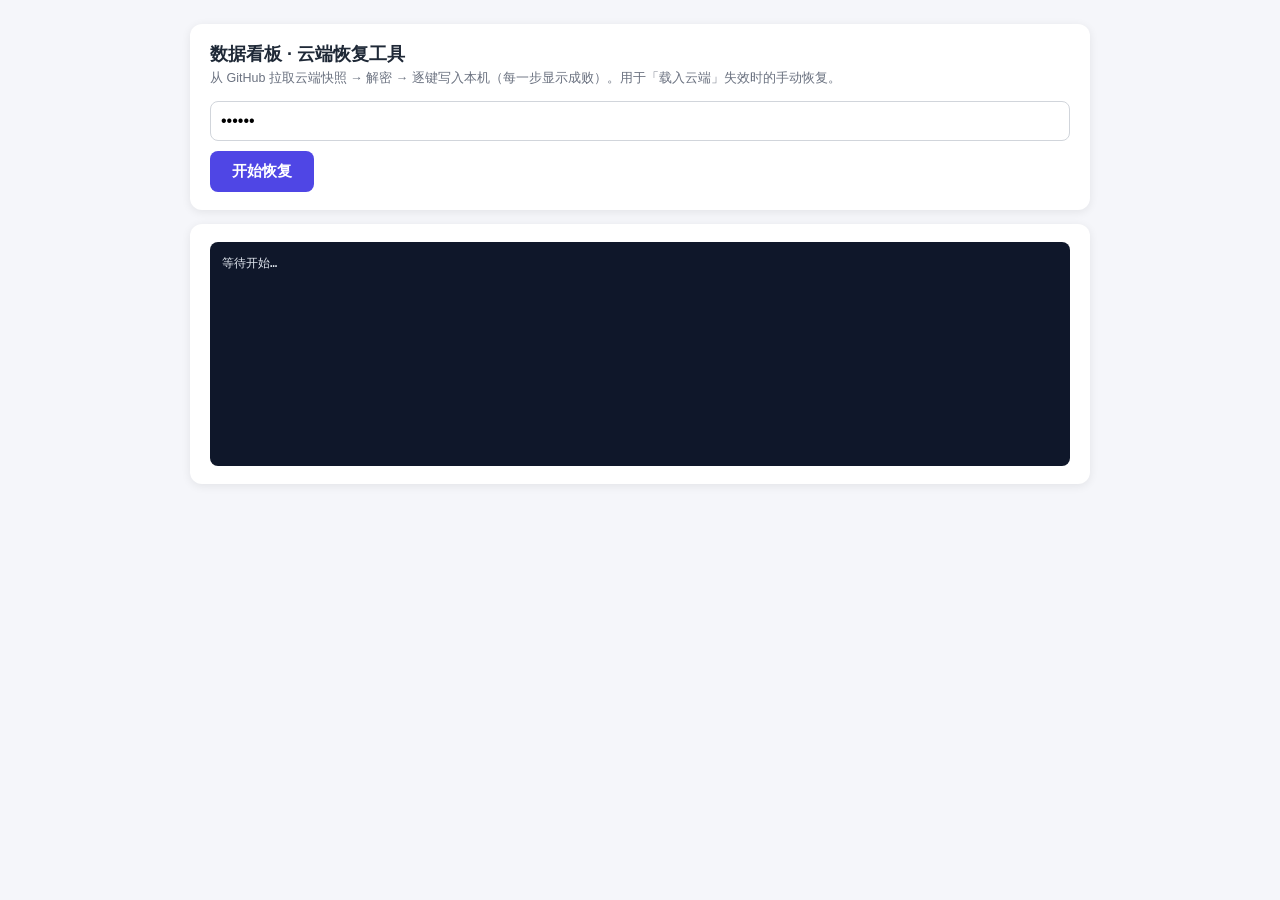
<file: recover.html>
<!DOCTYPE html>
<html lang="zh-CN">
<head>
<meta charset="UTF-8">
<meta name="viewport" content="width=device-width,initial-scale=1.0">
<title>数据看板 · 云端恢复工具</title>
<style>
  body{font-family:-apple-system,BlinkMacSystemFont,"Segoe UI",Roboto,sans-serif;background:#f5f6fa;margin:0;padding:24px;color:#1f2937;}
  .card{background:#fff;border-radius:12px;padding:18px 20px;max-width:860px;margin:0 auto 14px;box-shadow:0 2px 10px rgba(0,0,0,.08);}
  h1{font-size:18px;margin:0 0 4px;} .sub{font-size:12.5px;color:#6b7280;margin-bottom:14px;}
  input[type=password]{width:100%;box-sizing:border-box;padding:10px;font-size:16px;border:1px solid #d1d5db;border-radius:8px;}
  button{background:#4f46e5;color:#fff;border:none;border-radius:8px;padding:11px 22px;font-size:15px;font-weight:600;cursor:pointer;margin-top:10px;}
  button:disabled{background:#9ca3af;cursor:not-allowed;}
  #log{background:#0f172a;color:#e2e8f0;font-family:Consolas,monospace;font-size:12px;line-height:1.55;border-radius:8px;padding:12px;min-height:200px;max-height:420px;overflow-y:auto;white-space:pre-wrap;word-break:break-all;}
  .ok{color:#34d399;} .err{color:#f87171;} .warn{color:#fbbf24;}
  a.open{display:inline-block;margin-top:10px;background:#059669;color:#fff;text-decoration:none;padding:10px 20px;border-radius:8px;font-weight:600;}
</style>
</head>
<body>
<div class="card">
  <h1>数据看板 · 云端恢复工具</h1>
  <div class="sub">从 GitHub 拉取云端快照 → 解密 → 逐键写入本机（每一步显示成败）。用于「载入云端」失效时的手动恢复。</div>
  <input type="password" id="pwd" placeholder="快照口令" value="111111">
  <button id="go">开始恢复</button>
  <span id="stat" style="margin-left:12px;font-size:13px;color:#6b7280;"></span>
</div>
<div class="card"><div id="log">等待开始…</div></div>
<div class="card" id="doneCard" style="display:none;">
  <a class="open" href="dashboard.html">恢复完成 → 打开数据看板</a>
  <div class="sub" style="margin-top:8px;">打开后核对左上角「最后更新」时间与下方日志一致。</div>
</div>
<script>
const REPO="nuohuai01/shuju01", PWD_KEY="snap_pwd";
const logEl=document.getElementById("log"), statEl=document.getElementById("stat");
function log(msg,cls){const d=document.createElement("div");if(cls)d.className=cls;d.textContent=msg;logEl.appendChild(d);logEl.scrollTop=logEl.scrollHeight;}
function setStat(s){statEl.textContent=s;}
const u8b64=s=>Uint8Array.from(atob(s),c=>c.charCodeAt(0));
const b64u8=u=>{let s="";for(let i=0;i<u.length;i+=8192)s+=String.fromCharCode.apply(null,u.subarray(i,i+8192));return btoa(s);};
async function deriveKey(pwd,saltB64){
  const km=await crypto.subtle.importKey("raw",new TextEncoder().encode(pwd),"PBKDF2",false,["deriveKey"]);
  return crypto.subtle.deriveKey({name:"PBKDF2",salt:u8b64(saltB64),iterations:600000,hash:"SHA-256"},km,{name:"AES-GCM",length:256},false,["encrypt","decrypt"]);
}
function idbOpen(){return new Promise((res,rej)=>{const r=indexedDB.open("wbDashIDB",1);r.onupgradeneeded=()=>{r.result.createObjectStore("kv");};r.onsuccess=()=>res(r.result);r.onerror=()=>rej(r.error);});}
function idbSet(key,val){return new Promise((res,rej)=>{idbOpen().then(db=>{const t=db.transaction("kv","readwrite").objectStore("kv");t.put(val,key);t.transaction.oncomplete=()=>res(1);t.transaction.onerror=()=>rej(t.transaction.error);}).catch(rej);});}
function idbGet(key){return new Promise(res=>{idbOpen().then(db=>{const r=db.transaction("kv","readonly").objectStore("kv").get(key);r.onsuccess=()=>res(r.result);r.onerror=()=>res(undefined);}).catch(()=>res(undefined));});}
const KTX="wb_workdash_tx";
function findTxKey(ls){for(const k of Object.keys(ls)){try{const v=JSON.parse(ls[k]);if(v&&v.supplierDay)return k;}catch(e){}}return KTX;}
document.getElementById("go").onclick=async function(){
  const btn=this;btn.disabled=true;
  const pwd=document.getElementById("pwd").value;
  log("== 开始恢复 ==");
  let snap=null,srcName="";
  const t=Date.now();
  // 源1: api.github.com (metadata→blob)
  try{
    log("源1 api.github.com：请求 metadata…");
    const r1=await fetch("https://api.github.com/repos/"+REPO+"/contents/snapshot-v2.json?t="+t,{cache:"no-store"});
    if(!r1.ok)throw new Error("HTTP "+r1.status);
    const m=await r1.json();
    log("源1 metadata OK sha="+String(m.sha).slice(0,10)+" size="+m.size);
    const r2=await fetch("https://api.github.com/repos/"+REPO+"/git/blobs/"+m.sha+"?t="+t,{cache:"no-store"});
    if(!r2.ok)throw new Error("blob HTTP "+r2.status);
    const b=await r2.json();
    snap=JSON.parse(new TextDecoder().decode(Uint8Array.from(atob(b.content.replace(/\s/g,"")),c=>c.charCodeAt(0))));
    srcName="api.github.com";
    log("源1 成功","ok");
  }catch(e){log("源1 失败："+e.message,"err");}
  // 源2: Pages
  if(!snap)try{
    log("源2 Pages：请求…");
    const r=await fetch("snapshot-v2.json?t="+t,{cache:"no-store"});
    if(!r.ok)throw new Error("HTTP "+r.status);
    snap=await r.json();srcName="Pages";log("源2 成功","ok");
  }catch(e){log("源2 失败："+e.message,"err");}
  // 源3: raw
  if(!snap)try{
    log("源3 raw.githubusercontent：请求…");
    const r=await fetch("https://raw.githubusercontent.com/"+REPO+"/main/snapshot-v2.json?t="+t,{cache:"no-store"});
    if(!r.ok)throw new Error("HTTP "+r.status);
    snap=await r.json();srcName="raw";log("源3 成功","ok");
  }catch(e){log("源3 失败："+e.message,"err");}
  if(!snap){log("全部数据源失败，恢复中止","err");setStat("失败");btn.disabled=false;return;}
  log("快照 time = "+snap.time+"（来源 "+srcName+"）","ok");
  // 解密
  let state=null;
  try{
    if(!snap.enc)throw new Error("快照未加密？直接使用");
    state=JSON.parse(new TextDecoder().decode(await crypto.subtle.decrypt({name:"AES-GCM",iv:u8b64(snap.iv)},await deriveKey(pwd,snap.salt),u8b64(snap.ct))));
    log("解密成功","ok");
  }catch(e){log("解密失败（口令错误或快照损坏）："+e.message,"err");setStat("失败");btn.disabled=false;return;}
  const tx=state.tx, ls=state.ls||{};
  const meta=(tx&&tx.meta)||{};
  log("数据批次: tx.meta.time="+((meta.time)||"(无)")+" | dateMax="+(meta.dateMax||"(无)")+" | rows="+(meta.rows||0));
  if(!tx||!tx.supplierDay){log("⚠️ 快照内无交易数据 tx！中止写入以免清空本机","err");setStat("失败");btn.disabled=false;return;}
  // 写 ls
  let n=0,fail=0;
  for(const k of Object.keys(ls)){
    try{localStorage.setItem(k,ls[k]);n++;}
    catch(e){fail++;log("  ls 写入失败 "+k+"："+String(e.message).slice(0,60),"warn");}
  }
  log("ls 写入完成："+n+" 项成功"+(fail?("，"+fail+" 项失败"):""),fail?"warn":"ok");
  // 写 tx：IndexedDB（await 确认写完）+ localStorage 双保险
  const txKey=findTxKey(ls);
  try{
    await idbSet(txKey,tx);
    log("IndexedDB 写入 tx 完成（键 "+txKey+"）","ok");
  }catch(e){log("IndexedDB 写入失败："+String(e.message).slice(0,80),"err");}
  try{
    const s=JSON.stringify(tx);
    if(s.length<3500000){localStorage.setItem(txKey,s);log("localStorage 也已写入（双保险）","ok");}
    else log("tx 超过 localStorage 上限，仅存 IndexedDB（正常）","warn");
  }catch(e){log("localStorage 写入跳过："+String(e.message).slice(0,60),"warn");}
  try{localStorage.setItem("wb_snap_time",snap.time||"");}catch(e){}
  try{localStorage.setItem(PWD_KEY,pwd);}catch(e){}
  // 回读校验
  const back=await idbGet(txKey);
  const backOk=back&&back.supplierDay&&Object.keys(back.supplierDay).length>0;
  log(backOk?("回读校验通过：IndexedDB 内 tx.supplierDay 有 "+Object.keys(back.supplierDay).length+" 个供货方"):"⚠️ 回读校验失败：IndexedDB 里没有数据！",backOk?"ok":"err");
  setStat(backOk?"恢复成功":"有警告，请看日志");
  if(backOk){
    log("== 恢复完成 == 点下方按钮打开看板","ok");
    document.getElementById("doneCard").style.display="block";
  }
  btn.disabled=false;
};
</script>
</body>
</html>
</file>
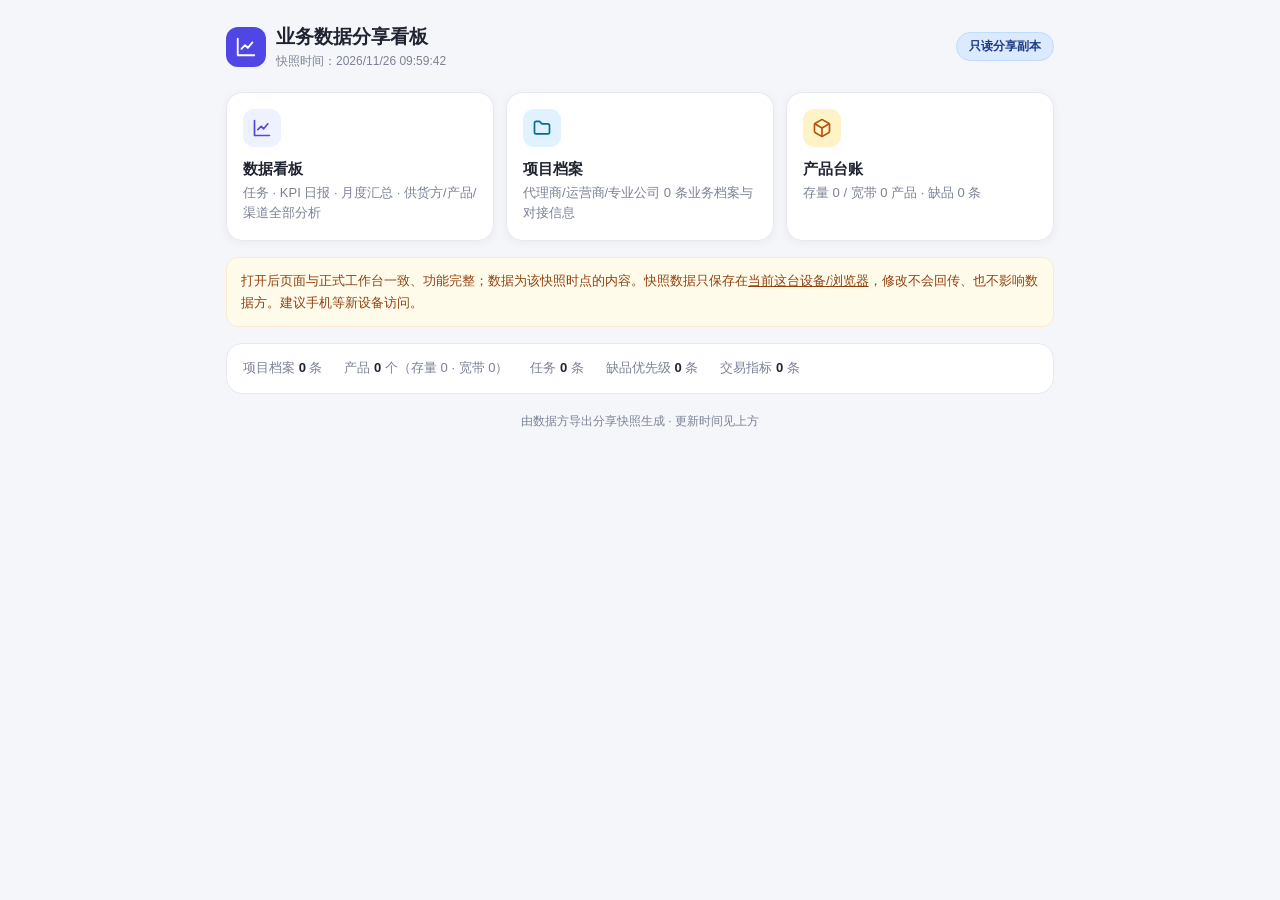
<file: share.html>
<!DOCTYPE html>
<html lang="zh-CN">
<head>
<meta charset="UTF-8">
<meta name="viewport" content="width=device-width, initial-scale=1.0, viewport-fit=cover">
<title>业务数据分享看板</title>
<style>
  :root{--primary:#4f46e5;--primary-soft:#eef2ff;--bg:#f5f6fa;--card:#fff;--text:#1f2430;--muted:#7b8294;--line:#e6e8ef;--radius:16px;}
  *{box-sizing:border-box;}
  html,body{margin:0;padding:0;}
  body{font-family:-apple-system,BlinkMacSystemFont,"Segoe UI",Roboto,"PingFang SC","Microsoft YaHei",sans-serif;background:var(--bg);color:var(--text);font-size:15px;line-height:1.6;}
  .wrap{max-width:860px;margin:0 auto;padding:18px 16px 60px;}
  header{display:flex;align-items:center;justify-content:space-between;flex-wrap:wrap;gap:10px;padding:4px 0 14px;}
  .brand{display:flex;align-items:center;gap:10px;}
  .logo{width:40px;height:40px;border-radius:12px;background:var(--primary);display:flex;align-items:center;justify-content:center;flex-shrink:0;}
  .logo svg{width:22px;height:22px;}
  .brand h1{font-size:19px;margin:0;}
  .brand p{margin:0;font-size:12px;color:var(--muted);}
  .ro-flag{font-size:12px;font-weight:600;color:#1e3a8a;background:#dbeafe;border:1px solid #bfdbfe;border-radius:999px;padding:4px 12px;white-space:nowrap;}
  .cards{display:grid;grid-template-columns:repeat(auto-fit,minmax(230px,1fr));gap:12px;margin-top:6px;}
  .card{background:var(--card);border:1px solid var(--line);border-radius:var(--radius);padding:16px;text-decoration:none;color:var(--text);display:block;box-shadow:0 2px 10px rgba(31,36,48,.05);transition:border-color .12s ease,transform .12s ease;}
  .card:hover{border-color:var(--primary);transform:translateY(-1px);}
  .card .ic{width:38px;height:38px;border-radius:11px;display:flex;align-items:center;justify-content:center;margin-bottom:10px;}
  .card .ic svg{width:20px;height:20px;}
  .card h3{margin:0 0 2px;font-size:15px;}
  .card p{margin:0;font-size:13px;color:var(--muted);}
  .note{margin-top:16px;background:#fffbeb;border:1px solid #fde9cf;border-radius:12px;padding:12px 14px;font-size:13px;color:#92400e;line-height:1.7;}
  .stats{margin-top:16px;background:var(--card);border:1px solid var(--line);border-radius:var(--radius);padding:14px 16px;}
  .stats .row{display:flex;flex-wrap:wrap;gap:8px 22px;font-size:13px;color:var(--muted);}
  .stats b{color:var(--text);}
  .foot{margin-top:18px;font-size:12px;color:var(--muted);text-align:center;}
</style>
</head>
<body>
<div class="wrap">
  <header>
    <div class="brand">
      <div class="logo"><svg viewBox="0 0 24 24" fill="none" stroke="#fff" stroke-width="2" stroke-linecap="round" stroke-linejoin="round"><path d="M3 3v18h18"/><path d="M7 14l4-4 3 3 5-6"/></svg></div>
      <div><h1>业务数据分享看板</h1><p id="snapTime">加载中…</p></div>
    </div>
    <span class="ro-flag">只读分享副本</span>
  </header>

  <div class="cards">
    <a class="card" href="dashboard.html?share=1">
      <div class="ic" style="background:#eef2ff"><svg viewBox="0 0 24 24" fill="none" stroke="#4f46e5" stroke-width="2" stroke-linecap="round" stroke-linejoin="round"><path d="M3 3v18h18"/><path d="M7 14l4-4 3 3 5-6"/></svg></div>
      <h3>数据看板</h3><p>任务 · KPI 日报 · 月度汇总 · 供货方/产品/渠道全部分析</p>
    </a>
    <a class="card" href="project.html?share=1">
      <div class="ic" style="background:#e0f2fe"><svg viewBox="0 0 24 24" fill="none" stroke="#0369a1" stroke-width="2" stroke-linecap="round" stroke-linejoin="round"><path d="M3 7v10a2 2 0 0 0 2 2h14a2 2 0 0 0 2-2V9a2 2 0 0 0-2-2h-7L9 4H5a2 2 0 0 0-2 2z"/></svg></div>
      <h3>项目档案</h3><p>代理商/运营商/专业公司 46 条业务档案与对接信息</p>
    </a>
    <a class="card" href="product.html?share=1">
      <div class="ic" style="background:#fef3c7"><svg viewBox="0 0 24 24" fill="none" stroke="#b45309" stroke-width="2" stroke-linecap="round" stroke-linejoin="round"><path d="M21 16V8a2 2 0 0 0-1-1.73l-7-4a2 2 0 0 0-2 0l-7 4A2 2 0 0 0 3 8v8a2 2 0 0 0 1 1.73l7 4a2 2 0 0 0 2 0l7-4A2 2 0 0 0 21 16z"/><polyline points="3.27 6.96 12 12.01 20.73 6.96"/><line x1="12" y1="22.08" x2="12" y2="12"/></svg></div>
      <h3>产品台账</h3><p>存量/宽带产品、缺品优先级、供货方关联</p>
    </a>
  </div>

  <div class="note">打开后页面与正式工作台一致、功能完整；数据为该快照时点的内容。快照数据只保存在<u>当前这台设备/浏览器</u>，修改不会回传、也不影响数据方。建议手机等新设备访问。</div>

  <div class="stats" id="statBox"><div class="row"><span>正在加载数据概况…</span></div></div>
  <div class="foot">由数据方导出分享快照生成 · 更新时间见上方</div>
</div>

<script>
function esc(v){return String(v==null?'':v).replace(/&/g,'&amp;').replace(/</g,'&lt;').replace(/>/g,'&gt;');}
function jget(ls,k,fb){try{var v=JSON.parse(ls[k]||'null');return v==null?fb:v;}catch(e){return fb;}}
fetch("snapshot-v2.json?t="+Date.now()).then(r=>{if(!r.ok)throw new Error(String(r.status));return r.json();}).then(d=>{
  var ls=d.ls||{};
  var tEl=document.getElementById("snapTime");
  if(d.time){try{tEl.textContent="快照时间："+new Date(d.time).toLocaleString("zh-CN",{hour12:false});}catch(e){tEl.textContent="快照时间："+esc(d.time);}}
  var arch=jget(ls,"wb_project_archive",[]);
  var prod=jget(ls,"wb_product_data",{});
  var st=(prod.stock||[]).length,bb=(prod.broadband||prod.broad||[]).length;
  var tks=jget(ls,"wb_workdash_tasks",[]);
  var miss=jget(ls,"wb_miss_priority_v1",[]);
  var mts=jget(ls,"wb_workdash_metrics",[]);
  var cardTxt=document.querySelectorAll(".card h3");
  if(cardTxt[1])cardTxt[1].nextElementSibling.textContent="代理商/运营商/专业公司 "+arch.length+" 条业务档案与对接信息";
  if(cardTxt[2])cardTxt[2].nextElementSibling.textContent="存量 "+st+" / 宽带 "+bb+" 产品 · 缺品 "+miss.length+" 条";
  document.getElementById("statBox").innerHTML='<div class="row"><span>项目档案 <b>'+arch.length+'</b> 条</span><span>产品 <b>'+(st+bb)+'</b> 个（存量 '+st+' · 宽带 '+bb+'）</span><span>任务 <b>'+tks.length+'</b> 条</span><span>缺品优先级 <b>'+miss.length+'</b> 条</span><span>交易指标 <b>'+mts.length+'</b> 条</span></div>';
}).catch(e=>{
  document.getElementById("snapTime").textContent="加载失败";
  document.getElementById("statBox").innerHTML='<div class="row"><span>无法读取快照（'+esc(e.message)+'）。请确认页面与 snapshot-v2.json 在同一部署目录。</span></div>';
});
</script>
</body>
</html>
</file>
<file: common.css>
:root{
  --primary:#4f46e5;
  --primary-soft:#eef2ff;
  --bg:#f5f6fa;
  --card:#ffffff;
  --text:#1f2430;
  --muted:#7b8294;
  --line:#e6e8ef;
  --red:#ef4444;
  --green:#10b981;
  --amber:#f59e0b;
  --radius:16px;
  --shadow:0 2px 12px rgba(31,36,48,.06);
}
*{box-sizing:border-box;-webkit-tap-highlight-color:transparent;}
html,body{margin:0;padding:0;}
body{
  font-family:-apple-system,BlinkMacSystemFont,"Segoe UI",Roboto,"PingFang SC","Microsoft YaHei",sans-serif;
  background:var(--bg);color:var(--text);font-size:16px;line-height:1.5;
  padding-bottom:env(safe-area-inset-bottom);
}
.wrap{max-width:1100px;margin:0 auto;padding:16px 16px 40px;}
header{display:flex;align-items:center;justify-content:space-between;flex-wrap:wrap;gap:12px;padding:8px 0 16px;}
.brand{display:flex;align-items:center;gap:10px;}
.brand .logo{width:40px;height:40px;border-radius:12px;background:var(--primary);display:flex;align-items:center;justify-content:center;}
.brand .logo svg{width:22px;height:22px;}
.brand h1{font-size:20px;margin:0;font-weight:700;}
.brand p{margin:0;font-size:12px;color:var(--muted);}
.toolbar{display:flex;gap:8px;flex-wrap:wrap;}
.toolbar .btn svg{width:16px;height:16px;flex-shrink:0;}
.btn{
  min-height:44px;border:1px solid var(--line);background:var(--card);color:var(--text);
  border-radius:12px;padding:0 16px;font-size:14px;font-weight:600;cursor:pointer;
  display:inline-flex;align-items:center;gap:7px;
}
.btn:hover{border-color:var(--primary);}
.btn.primary{background:var(--primary);color:#fff;border-color:var(--primary);}
.btn.primary:hover{filter:brightness(1.05);}
.btn.ghost{background:transparent;}
.btn.del{color:var(--red);border-color:#f3c2c2;background:#fff5f5;}
.btn.del:hover{filter:brightness(0.98);border-color:var(--red);}
.btn.sm{min-height:34px;padding:0 12px;font-size:13px;}
a.btn{text-decoration:none;}
.module{background:var(--card);border:1px solid var(--line);border-radius:var(--radius);padding:18px;margin-top:14px;box-shadow:var(--shadow);}
.module > h2{font-size:16px;margin:0 0 4px;display:flex;align-items:center;gap:8px;}
.module > h2 svg{width:20px;height:20px;flex-shrink:0;}
.module > .desc{font-size:12px;color:var(--muted);margin:0 0 14px;}
/* 可折叠区块 */
.coll-h{cursor:pointer;user-select:none;-webkit-tap-highlight-color:transparent;}
.coll-h .chev{margin-left:auto;font-size:15px;color:var(--muted);transition:transform .2s ease;display:inline-block;transform:rotate(0deg);}
.coll-h:not(.open) .chev{transform:rotate(-90deg);}
.collapsed > .coll-body{display:none;}
.collapsed > .desc{margin-bottom:0;}
.grp-title{font-size:12px;font-weight:700;color:var(--primary);margin:14px 0 8px;letter-spacing:.3px;}
.form-grid{display:grid;grid-template-columns:1fr 1fr;gap:12px;}
.form-grid .full{grid-column:1 / -1;}
.fld{display:block;font-size:12px;color:var(--muted);margin-bottom:5px;font-weight:600;}
.einp,input.einp,select.einp,textarea.einp{width:100%;border:1px solid var(--line);border-radius:10px;padding:10px 12px;font-size:14px;font-family:inherit;background:#fff;color:var(--text);}
textarea.einp{resize:vertical;min-height:60px;}
.einp:focus{outline:none;border-color:var(--primary);box-shadow:0 0 0 3px var(--primary-soft);}
.row-actions{display:flex;gap:10px;margin-top:14px;align-items:center;}
.hint{font-size:12px;color:var(--muted);}
.list{display:flex;flex-direction:column;gap:12px;margin-top:4px;}
.empty{padding:24px;text-align:center;color:var(--muted);font-size:14px;}

/* 汇总看板 */
.stats{display:grid;grid-template-columns:repeat(auto-fit,minmax(140px,1fr));gap:10px;}
.stat-card{background:linear-gradient(180deg,#fbfbff,#f3f4ff);border:1px solid var(--line);border-radius:12px;padding:12px;text-align:center;}
.stat-card.clickable{cursor:pointer;transition:transform .12s ease,box-shadow .12s ease,border-color .12s ease;}
.stat-card.clickable:hover{transform:translateY(-2px);box-shadow:0 6px 16px rgba(79,70,229,.18);border-color:var(--primary);}
.stat-card.active{background:var(--primary-soft);border-color:var(--primary);box-shadow:0 0 0 2px var(--primary);}
.stat-n{font-size:24px;font-weight:800;color:var(--primary);line-height:1.1;}
.stat-l{font-size:12px;color:var(--muted);margin-top:4px;}
.stat-card.active .stat-l{color:var(--text);font-weight:700;}
.metric-banner{display:flex;justify-content:space-between;align-items:center;gap:10px;flex-wrap:wrap;background:var(--primary-soft);border:1px solid #dfe3ff;border-radius:10px;padding:9px 14px;margin:10px 0 0;font-size:13px;color:var(--primary);font-weight:600;}
.sum-row{display:flex;flex-wrap:wrap;gap:8px 18px;margin-top:12px;}
.sum-item{font-size:13px;display:flex;gap:6px;}
.sum-item .k{color:var(--muted);white-space:nowrap;}
.sum-item .v{color:var(--text);font-weight:600;}
.issues{margin-top:14px;border-top:1px dashed var(--line);padding-top:12px;}
.issues.collapsed .issues-body{display:none;}
.iss-h{font-size:13px;font-weight:700;color:var(--red);margin-bottom:8px;display:flex;align-items:center;gap:6px;cursor:pointer;user-select:none;}
.iss-item{border:1px solid #fde2e2;background:#fff7f7;border-radius:10px;padding:10px 12px;margin-bottom:8px;cursor:pointer;transition:border-color .12s ease,box-shadow .12s ease;}
.iss-item:hover{border-color:#fca5a5;box-shadow:0 2px 10px rgba(239,68,68,.10);}
.iss-item.iss-edit{cursor:default;background:#fff;border-color:#fecaca;}
.iss-item b{font-size:14px;}
.iss-item span{font-size:12px;color:var(--muted);margin-left:6px;}
.iss-top{display:flex;align-items:center;gap:4px;min-width:0;}
.iss-top b{white-space:nowrap;overflow:hidden;text-overflow:ellipsis;}
.iss-grow{flex:1;margin-left:0!important;}
.iss-editb{flex:none;font-size:12px;font-weight:600;color:var(--red);background:#fff;border:1px solid #fecaca;border-radius:7px;padding:2px 9px;cursor:pointer;margin-left:8px;white-space:nowrap;}
.iss-editb:hover{background:#fef2f2;border-color:#f87171;}
.iss-n{font-size:13px;margin-top:4px;line-height:1.55;white-space:pre-wrap;word-break:break-word;}
.iss-n.t{color:#92400e;}
.iss-n.r{color:#b91c1c;}
.iss-fld{display:flex;gap:8px;margin-top:8px;align-items:flex-start;}
.iss-fld .l{font-size:12px;font-weight:700;color:var(--muted);flex:none;padding-top:6px;width:4.2em;}
.iss-ta{font:inherit;font-size:13px;line-height:1.55;border:1px solid var(--line);border-radius:8px;padding:6px 8px;width:100%;box-sizing:border-box;resize:vertical;min-height:46px;background:#fff;color:var(--text);}
.iss-ta:focus{outline:none;border-color:var(--primary);box-shadow:0 0 0 2px var(--primary-soft);}
.iss-acts{margin-top:10px;display:flex;gap:6px;justify-content:flex-end;}
.pj-card.pj-spot{outline:2px solid #f59e0b;outline-offset:2px;}
.solo-banner{margin-bottom:12px;}

.pj-card{border:1px solid var(--line);border-radius:14px;padding:16px;background:#fff;}
.pj-card.focus-flash{outline:2px solid var(--primary);outline-offset:2px;animation:focusPulse 1.6s ease 2;}
@keyframes focusPulse{0%,100%{box-shadow:0 0 0 0 rgba(79,70,229,0);}50%{box-shadow:0 0 0 6px rgba(79,70,229,.18);}}
.icon-btn.view{color:var(--primary);border-color:var(--primary);}
.icon-btn.view:hover{background:var(--primary-soft);}

.agg-mask{position:fixed;inset:0;background:rgba(15,23,42,.5);display:none;align-items:center;justify-content:center;z-index:1100;padding:16px;}
.agg-mask.show{display:flex;}
.agg-modal{width:min(1040px,96vw);max-height:90vh;display:flex;flex-direction:column;background:#fff;border-radius:16px;box-shadow:0 20px 50px rgba(0,0,0,.25);overflow:hidden;}
.agg-head{display:flex;align-items:center;justify-content:space-between;gap:10px;padding:14px 18px;border-bottom:1px solid var(--line);flex-shrink:0;}
.agg-title{font-size:16px;font-weight:700;color:var(--text);}
.agg-close{width:32px;height:32px;border:1px solid var(--line);border-radius:8px;background:#fff;color:var(--muted);font-size:15px;cursor:pointer;line-height:1;}
.agg-close:hover{background:#f5f6fa;color:var(--text);}
.agg-body{display:grid;grid-template-columns:minmax(280px,2fr) 3fr;gap:14px;padding:16px;overflow:auto;align-items:start;}
.agg-col{min-width:0;display:flex;flex-direction:column;gap:12px;}
.agg-block{border:1px solid var(--line);border-radius:12px;padding:12px 14px;background:#fff;}
.agg-bh{font-size:13px;font-weight:700;color:var(--muted);margin-bottom:8px;}
.agg-bh .linkbtn{font-weight:600;}
.agg-f{display:flex;justify-content:space-between;gap:12px;font-size:13px;padding:4px 0;border-bottom:1px dashed #eef0f5;line-height:1.5;}
.agg-f:last-child{border-bottom:none;}
.agg-f .k{color:var(--muted);flex-shrink:0;}
.agg-f .v{text-align:right;color:var(--text);}
.agg-f.col{flex-direction:column;align-items:stretch;gap:2px;}
.agg-f.col .v{text-align:left;white-space:pre-wrap;}
.agg-prod{font-size:13px;padding:5px 0;border-bottom:1px dashed #eef0f5;line-height:1.5;}
.agg-prod:last-child{border-bottom:none;}
.agg-prod b{display:block;color:var(--text);}
.agg-prod span{color:var(--muted);font-size:12px;}
.agg-more{font-size:12px;color:var(--muted);padding-top:6px;}
.agg-kpis{display:flex;gap:10px;flex-wrap:wrap;margin-bottom:10px;}
.agg-kpi{flex:1;min-width:90px;text-align:center;border:1px solid var(--line);border-radius:10px;padding:8px 6px;}
.agg-kpi b{display:block;font-size:16px;color:var(--text);}
.agg-kpi span{font-size:11px;color:var(--muted);}
.agg-trend{display:flex;flex-direction:column;gap:2px;max-height:180px;overflow:auto;}
.agg-hb{display:flex;flex-direction:column;gap:4px;margin:8px 0 10px;padding:8px 10px;background:var(--bg-soft,#f5f7fb);border-radius:8px;font-size:12px;}
.agg-hb-row{display:flex;justify-content:space-between;align-items:center;gap:8px;}
.agg-hb-row .k{color:var(--muted);}
.agg-hb-row .v{color:var(--text);font-weight:600;}
.agg-hb-row .mup{color:#ef4444;}
.agg-hb-row .mdown{color:#10b981;}
.agg-tm{display:flex;justify-content:space-between;font-size:12px;padding:3px 0;border-bottom:1px dashed #eef0f5;}
.agg-tm span{color:var(--muted);}
.agg-tm b{color:var(--text);font-variant-numeric:tabular-nums;}
.agg-note{font-size:11px;color:var(--muted);margin-top:8px;}
@media(max-width:900px){.agg-body{grid-template-columns:1fr;}}
.pj-head{display:flex;align-items:flex-start;justify-content:space-between;gap:10px;flex-wrap:wrap;margin-bottom:10px;}
.pj-title{font-size:16px;font-weight:700;display:flex;align-items:center;gap:8px;flex-wrap:wrap;flex:1;min-width:0;}
.pj-title>span.pill,.pj-title>.type-pill{flex:none;}
.pj-band{display:flex;flex-direction:column;gap:6px;background:#E6F1FB;border:1px solid #d3e3f5;border-radius:12px;padding:8px 14px;width:100%;min-width:0;box-sizing:border-box;}
.pj-band-top{display:flex;align-items:center;gap:8px;}
.pj-band-lab{font-size:11px;font-weight:700;color:#185FA5;letter-spacing:2px;flex:none;}
.pj-band-pills{margin-left:auto;display:flex;align-items:center;gap:5px;flex-wrap:wrap;justify-content:flex-end;}
.pj-band-bot{display:flex;align-items:center;gap:8px 12px;min-width:0;flex-wrap:wrap;}
.pj-short-main{font-size:23px;font-weight:800;color:#0C447C;letter-spacing:0.5px;line-height:1.2;white-space:nowrap;}
.pj-name-sub{font-size:13px;color:#185FA5;font-weight:400;min-width:0;white-space:nowrap;overflow:hidden;text-overflow:ellipsis;}
.pj-band-bot .pj-name-sub{flex:1;}
.pj-acts{display:flex;gap:6px;flex:none;}
/* v2：操作按钮并入简称带内第二行右侧（紧凑形态） */
.pj-band-bot>.pj-acts{flex:none;margin-left:auto;}
.pj-band-bot>.pj-acts .icon-btn{width:30px;height:30px;border-radius:8px;}
.pj-band-bot>.pj-acts .icon-btn svg{width:15px;height:15px;}
.pj-band-bot>.pj-acts .linkbtn.primary{padding:4px 11px;font-size:12.5px;}
/* 自动派生简称小标 */
.pj-auto-tag{font-size:10.5px;font-weight:700;color:#92400e;background:#fef3c7;border:1px solid #fcd34d;border-radius:6px;padding:1px 6px;flex:none;white-space:nowrap;}
/* 表单「↻ 自动」按钮行 */
.short-row{display:flex;gap:6px;align-items:center;}
.short-row .einp{flex:1;min-width:0;}
.short-row .auto-short-btn{flex:none;white-space:nowrap;}
.icon-btn{width:36px;height:36px;border:1px solid var(--line);border-radius:10px;background:#fff;color:var(--muted);cursor:pointer;display:flex;align-items:center;justify-content:center;}
.icon-btn.edit:hover{border-color:var(--primary);color:var(--primary);}
.icon-btn.del:hover{border-color:var(--red);color:var(--red);}
.pj-grid{display:grid;grid-template-columns:1fr 1fr;gap:8px 18px;}
.pj-item{font-size:13px;display:flex;gap:6px;}
.pj-item .k{color:var(--muted);white-space:nowrap;}
.pj-item .v{color:var(--text);word-break:break-word;}
.pj-item.full{grid-column:1 / -1;}
.pill{font-size:11px;padding:2px 9px;border-radius:7px;font-weight:700;}
.st-prep{background:#fff7ed;color:#c2410c;}
.st-run{background:var(--primary-soft);color:var(--primary);}
.st-live{background:#ecfdf5;color:#047857;}
.st-pause{background:#f1f5f9;color:#475569;}
.st-end{background:#e2e8f0;color:#475569;}
/* 状态实底徽章（主卡/聚合弹层用，浅色带/白底上均高对比） */
.stx-prep{background:#EA580C;color:#fff;}
.stx-run{background:#059669;color:#fff;}
.stx-live{background:#185FA5;color:#fff;}
.stx-pause{background:#6B7280;color:#fff;}
.stx-end{background:#94A3B8;color:#fff;}
.badge-over{background:#fef2f2;color:var(--red);}
.badge-soon{background:#fffbeb;color:#b45309;}
.badge-auto{background:#eff6ff;color:#1d4ed8;}
.meta-line{font-size:12px;color:var(--muted);margin-top:2px;}
.pj-note{margin-top:10px;background:#fff8f1;border:1px solid #fde9cf;border-radius:10px;padding:10px 12px;}
.pn-h{font-size:12px;font-weight:700;color:#b45309;margin-bottom:4px;}
.pn-l{font-size:13px;color:#7c2d12;margin-top:2px;}
.sub-block{margin-top:12px;border:1px dashed var(--line);border-radius:10px;padding:10px 12px;background:#fafbff;}
.sub-h{font-size:12px;font-weight:700;color:var(--primary);margin-bottom:8px;display:flex;align-items:center;gap:8px;}
.sub-h .add-sub{margin-left:auto;}
.sub-item.new{border-color:var(--primary);box-shadow:0 0 0 3px var(--primary-soft);}
.sub-item{border:1px solid var(--line);border-radius:8px;padding:10px 12px;margin-bottom:8px;background:#fff;}
.sub-item:last-child{margin-bottom:0;}
/* 主项 / 子项 编辑区分 */
.edit-banner{display:flex;align-items:center;gap:8px;font-size:13px;font-weight:700;padding:8px 12px;border-radius:10px;margin-bottom:12px;}
.edit-banner.main{background:var(--primary-soft);color:var(--primary);border:1px solid #dfe3ff;}
.edit-banner.sub{background:#fffbeb;color:#b45309;border:1px solid #fde9cf;}
.lvl-badge{font-size:11px;padding:2px 8px;border-radius:6px;font-weight:700;color:#fff;}
.lvl-badge.main{background:var(--primary);}
.lvl-badge.sub{background:var(--amber);}
.lvl-tag{font-size:11px;padding:2px 8px;border-radius:6px;font-weight:700;background:#f1f5f9;color:#475569;}
.lvl-tag.main{background:var(--primary-soft);color:var(--primary);}
.lvl-tag.sub{background:#fffbeb;color:#b45309;}
.pj-card.edit-main{border-color:var(--primary);box-shadow:0 0 0 3px var(--primary-soft);}
.sub-item.editing{border-color:var(--amber);box-shadow:0 0 0 3px #fffbeb;}
.sub-head-acts{margin-left:auto;display:inline-flex;}
.icon-btn svg{width:18px;height:18px;}
.icon-btn.sm{width:28px;height:28px;}
.sub-head{font-size:14px;font-weight:700;margin-bottom:6px;display:flex;align-items:center;gap:6px;flex-wrap:wrap;}
.tabs{display:flex;gap:8px;margin-bottom:12px;flex-wrap:wrap;}
/* 板块 tab 并入 header 行内（壳模式） */
header .tabs{margin-bottom:0;align-items:center;}
/* 方案 B：三页 header 统一 grid 骨架 —— brand 左 | 功能按钮中 | 板块 tab 右边界固定同列 */
@media(min-width:720px){
  .wrap>header{display:grid;grid-template-columns:minmax(0,1fr) auto auto;align-items:center;column-gap:10px;}
  .wrap>header>.brand{justify-self:start;min-width:0;}
  .wrap>header>.toolbar{justify-self:end;}
  .wrap>header>.tabs{justify-self:end;flex-wrap:nowrap;}
}
@media(max-width:719px){
  .wrap>header>.brand{flex:1 1 100%;}
  .wrap>header>.toolbar{order:2;}
  .wrap>header>.tabs{order:3;margin-left:auto;}
}
/* ---- 壳 header 控件统一格式：同高同圆角胶囊、白底灰边、hover/激活主色 ---- */
header .toolbar .btn,
header .toolbar .miss-btn,
header .tabs .tab{
  box-sizing:border-box;display:inline-flex;align-items:center;justify-content:center;gap:5px;
  height:36px;padding:0 14px;border-radius:10px;
  font-size:13px;font-weight:600;line-height:1;cursor:pointer;text-decoration:none;white-space:nowrap;
  background:#fff;color:#334155;border:1px solid #e2e8f0;transition:border-color .12s ease,background .12s ease,color .12s ease;
}
header .toolbar .btn:hover:not(:disabled),
header .tabs .tab:hover{border-color:var(--primary);color:var(--primary);background:#fafbff;}
header .tabs .tab.active{background:var(--primary);border-color:var(--primary);color:#fff;}
header .toolbar .btn:disabled{cursor:default;opacity:.6;}
header .toolbar .btn.ghost{background:#fff;color:#475569;}
header .toolbar .btn.ghost:hover{color:var(--red);border-color:var(--red);background:#fef2f2;}
/* 缺品：保留橙色语义色（白底橙字橙边），形状已统一 */
header .toolbar .miss-btn{color:#c2410c;border-color:#fed7aa;}
header .toolbar .miss-btn:hover{background:#fff7ed;border-color:#fb923c;color:#9a3412;}
header .toolbar .miss-btn .miss-badge{background:#ef4444;color:#fff;opacity:1;}
/* 单列/双列：统一为分段胶囊选择器 */
header .layout-ctl{display:inline-flex;align-items:center;gap:2px;padding:2px;background:#f1f5f9;border:1px solid #e2e8f0;border-radius:10px;}
header .layout-ctl .btn{box-sizing:border-box;height:30px;padding:0 12px;border:none;border-radius:8px;background:transparent;color:#475569;font-size:13px;font-weight:600;}
header .layout-ctl .btn.active{background:#fff;color:var(--primary);font-weight:700;box-shadow:0 1px 2px rgba(15,23,42,.10);}
/* 已存本地状态点 */
header .store-flag{box-sizing:border-box;display:inline-flex;align-items:center;gap:6px;height:36px;padding:0 12px;border-radius:10px;background:#eef2ff;border:1px solid #e0e7ff;color:#3730a3;font-size:12px;font-weight:600;white-space:nowrap;}
header .store-flag .dot{width:7px;height:7px;border-radius:50%;background:#059669;}
/* 布局切换 */
.layout-ctl{display:inline-flex;}
.layout-ctl .btn{border-radius:0;padding:0 12px;min-height:34px;}
.layout-ctl .btn:first-child{border-radius:10px 0 0 10px;}
.layout-ctl .btn:last-child{border-radius:0 10px 10px 0;}
.layout-ctl .btn.active{background:var(--primary);color:#fff;border-color:var(--primary);}
/* 双列宽屏布局：左侧汇总看板 + 右侧档案列表 */
body.layout-wide .wrap{max-width:none;padding:clamp(16px,2vw,28px) clamp(20px,4vw,56px) 40px;}
.main-grid{display:block;}
body.layout-wide .main-grid{display:flex;gap:16px;align-items:flex-start;min-height:0;}
body.layout-wide .dash-col{width:360px;flex-shrink:0;position:sticky;top:12px;max-height:calc(100vh - 24px);overflow-y:auto;align-self:flex-start;}
body.layout-wide .list-col{flex:1 1 auto;min-width:0;}
@media(max-width:720px){.wrap{padding:10px 10px 64px;}.toolbar{display:flex;flex-wrap:wrap;gap:6px}.toolbar .btn{padding:0 10px;font-size:12px;min-height:30px}.tabs .tab{padding:6px 12px;font-size:13px}h1{font-size:16px!important;}}
@media(max-width:1440px){
  /* 窄屏/小屏：双列自动降为单列 —— 既不用内部横向滚动，也不出页面级横滚；
     只由可用宽度决定，与屏幕比例/分辨率切换无关（换显示器/缩放都不会跳版） */
  body.layout-wide .wrap{overflow-x:visible;}
  body.layout-wide .main-grid{flex-direction:column;min-width:0;}
  body.layout-wide .dash-col{width:100%!important;max-width:none;flex:none;position:static;max-height:none;overflow-y:visible;margin-bottom:16px;}
  body.layout-wide .list-col{width:100%;flex:none;min-width:0;}
}
.tab{border:1px solid var(--line);background:#fff;border-radius:10px;padding:8px 16px;font-size:14px;font-weight:600;cursor:pointer;text-decoration:none;color:var(--text);}
.tab.active{background:var(--primary);color:#fff;border-color:var(--primary);}
.tbl-scroll{overflow-x:auto;}
table.tbl{width:100%;border-collapse:collapse;font-size:13px;}
table.tbl th,table.tbl td{border:1px solid var(--line);padding:8px 10px;text-align:left;white-space:nowrap;}
table.tbl th{background:#f8f9fc;color:var(--muted);font-weight:700;}
table.tbl td.amt{font-weight:700;text-align:right;}
table.tbl tr:hover td{background:#fafbff;}

/* 关联横幅与筛选 */
.filterbar{display:flex;gap:8px;flex-wrap:wrap;align-items:center;margin-bottom:12px;}
.pj-search{position:relative;margin:-4px 0 12px;max-width:520px;}
.pj-search .einp{min-height:40px;padding-right:38px;border-radius:10px;background:#fff;}
.pj-clear{position:absolute;right:8px;top:50%;transform:translateY(-50%);width:26px;height:26px;border:none;border-radius:50%;background:#f1f3f9;color:var(--muted);cursor:pointer;font-size:13px;line-height:1;}
.pj-clear:hover{background:#e2e6f0;color:var(--text);}
.filterbar .tab{padding:6px 14px;font-size:13px;}
.chip{border:1px solid var(--line);background:#fff;border-radius:999px;padding:6px 16px;font-size:13px;font-weight:600;color:var(--muted);cursor:pointer;user-select:none;}
.chip:hover{border-color:var(--primary);color:var(--primary);}
.chip.on{background:var(--primary);color:#fff;border-color:var(--primary);}
/* 运营商分区 */
.op-zone{margin-bottom:16px;}
.op-zone:last-child{margin-bottom:0;}
.op-head{display:flex;align-items:center;gap:8px;margin:4px 0 10px;padding:6px 12px;background:linear-gradient(90deg,#f3f4ff,#eef2ff);border:1px solid #dfe3ff;border-radius:10px;position:sticky;top:0;z-index:2;}
.op-name{font-size:14px;font-weight:800;color:var(--primary);}
.op-count{font-size:12px;font-weight:700;color:#fff;background:var(--primary);border-radius:999px;padding:1px 9px;}
.type-pill{font-size:11px;padding:2px 9px;border-radius:7px;font-weight:700;color:#fff;}
.type-pill.agent{background:#EA580C;}
.type-pill.operator{background:#0E7490;}
.type-pill.proco{background:#7C3AED;}
.rel-banner{display:flex;justify-content:space-between;align-items:center;gap:10px;flex-wrap:wrap;background:var(--primary-soft);border:1px solid #dfe3ff;border-radius:10px;padding:10px 14px;margin-bottom:12px;font-size:13px;color:var(--primary);font-weight:600;}
.rel-banner a{color:var(--primary);text-decoration:underline;}
.linkbtn{display:inline-flex;align-items:center;gap:5px;border:1px solid var(--line);background:#fff;border-radius:9px;padding:5px 11px;font-size:12px;font-weight:600;color:var(--primary);cursor:pointer;text-decoration:none;}
.linkbtn:hover{border-color:var(--primary);background:var(--primary-soft);}
.linkbtn.primary{background:var(--primary);color:#fff;border-color:var(--primary);padding:6px 13px;font-size:13px;box-shadow:0 1px 3px rgba(79,70,229,.25);}
.linkbtn.primary:hover{background:var(--primary);color:#fff;border-color:var(--primary);opacity:.9;}
.linkbtn.primary .ico{opacity:.85;}
.linkbtn.primary b{color:#fff;font-weight:700;margin-left:2px;}
@media(max-width:560px){
  .form-grid,.pj-grid{grid-template-columns:1fr;}
  .stats{grid-template-columns:repeat(2,1fr);}
}
/* 页面内提示条与确认弹窗（iframe 沙箱内替代原生 alert/confirm） */
.wb-toast{position:fixed;left:50%;bottom:26px;transform:translateX(-50%) translateY(20px);background:#1f2430;color:#fff;padding:10px 18px;border-radius:10px;font-size:13px;line-height:1.6;max-width:min(560px,90vw);box-shadow:0 8px 24px rgba(0,0,0,.25);opacity:0;pointer-events:none;transition:opacity .2s ease,transform .2s ease;z-index:1200;}
.wb-toast.show{opacity:1;transform:translateX(-50%) translateY(0);}
.wb-toast.ok{background:#065f46;}
.wb-toast.err{background:#991b1b;}
.wb-cfm-mask{position:fixed;inset:0;background:rgba(15,23,42,.45);display:none;align-items:center;justify-content:center;z-index:1100;}
.wb-cfm-mask.show{display:flex;}
.wb-cfm{width:min(440px,92vw);background:#fff;border-radius:14px;padding:20px 22px;box-shadow:0 20px 50px rgba(0,0,0,.25);}
.wb-cfm h3{margin:0 0 6px;font-size:16px;color:var(--text);}
.wb-cfm .m-msg{font-size:13px;color:var(--text);line-height:1.7;}
.wb-cfm .m-msg b{color:#991b1b;}
.wb-cfm .m-acts{display:flex;justify-content:flex-end;gap:10px;margin-top:18px;}

@media(max-width:720px){
  .tbl.fixed,.tbl,.tx-table{width:100%;table-layout:auto;min-width:0;}
  .tbl.fixed col{width:auto!important;}
  .tbl thead,.tx-table thead{display:none;}
  .tbl tbody tr,.tx-table tbody tr{display:block;background:#fff;border:1px solid var(--line);border-radius:12px;padding:10px 12px;margin-bottom:10px;box-shadow:0 1px 3px rgba(15,23,42,.05);}
  .tbl tbody td,.tx-table tbody td{display:flex;align-items:center;justify-content:space-between;gap:10px;padding:6px 0;border-bottom:1px solid #f1f5f9;}
  .tbl tbody td:last-child,.tx-table tbody td:last-child{border-bottom:none;justify-content:flex-end;padding-top:8px;gap:6px;}
  .tbl tbody td::before,.tx-table tbody td::before{content:attr(data-label);font-size:12px;color:var(--muted);font-weight:600;flex:0 0 auto;max-width:80px;line-height:1.3;}
  .tbl tbody td .txt-in,.tbl tbody td .num-in,.tbl tbody td .sel-in,
  .tx-table tbody td .txt-in,.tx-table tbody td .num-in,.tx-table tbody td .sel-in,
  .tx-table tbody td .bar-cell,.tx-table tbody td .cell-bar{border:1px solid var(--line);background:#fff;border-radius:8px;padding:4px 8px;min-width:60px;flex:1 1 auto;text-align:right;}
}
}

@media(min-width:721px){table.tbl{min-width:0;}}   /* 不再强制保底宽度，交给百分比列宽 */
</file>
